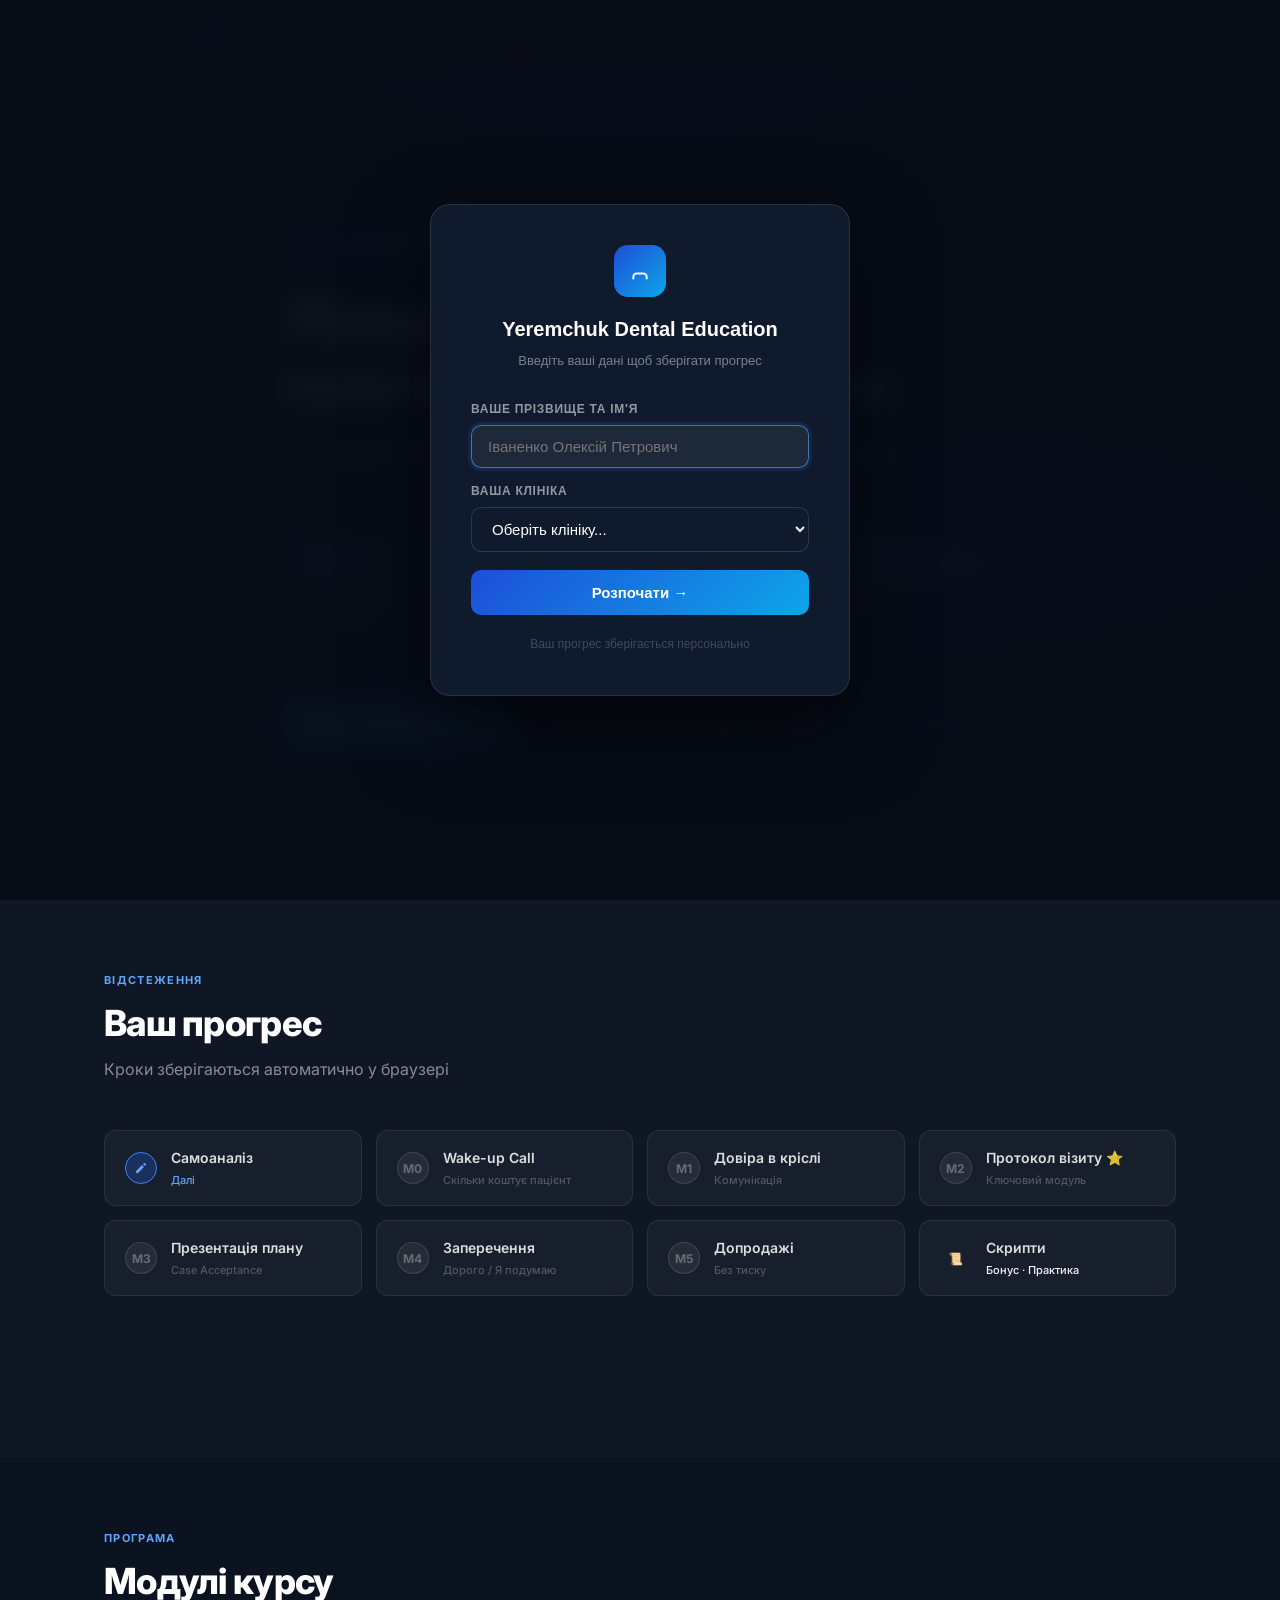
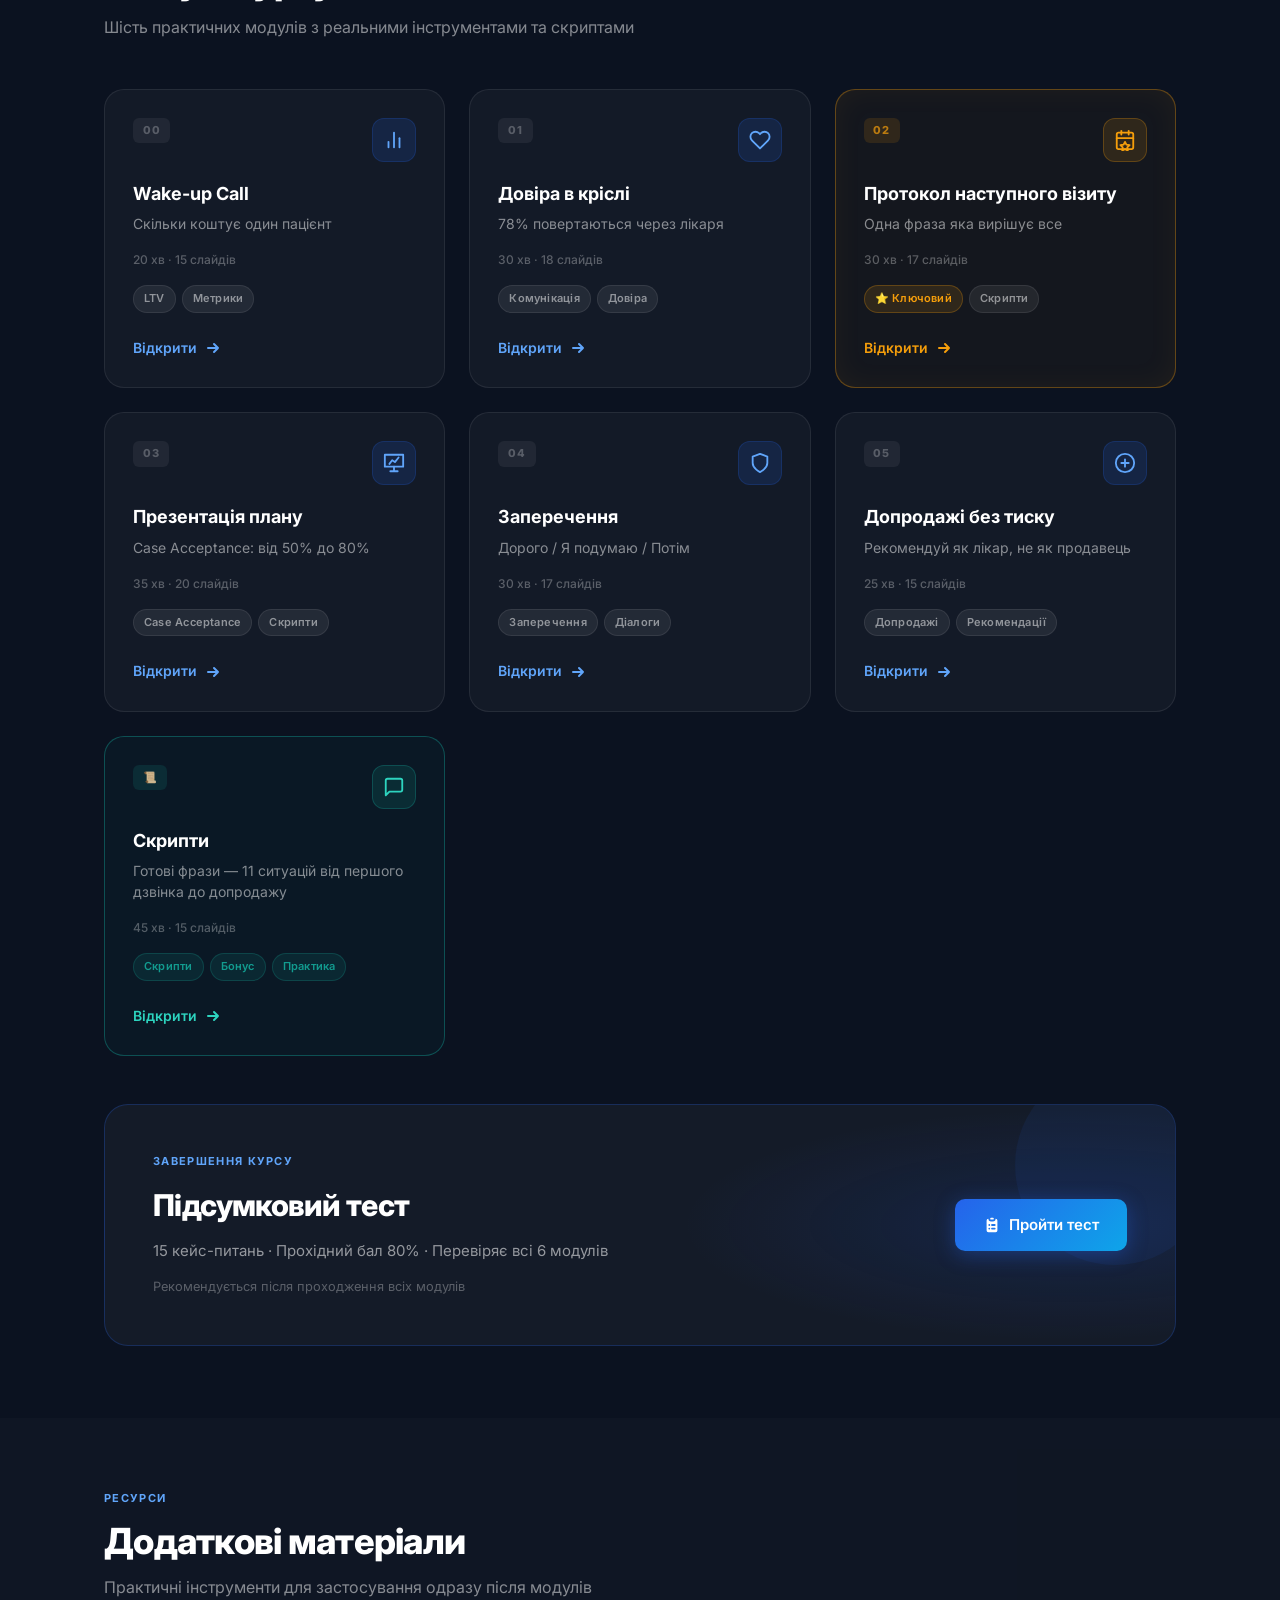
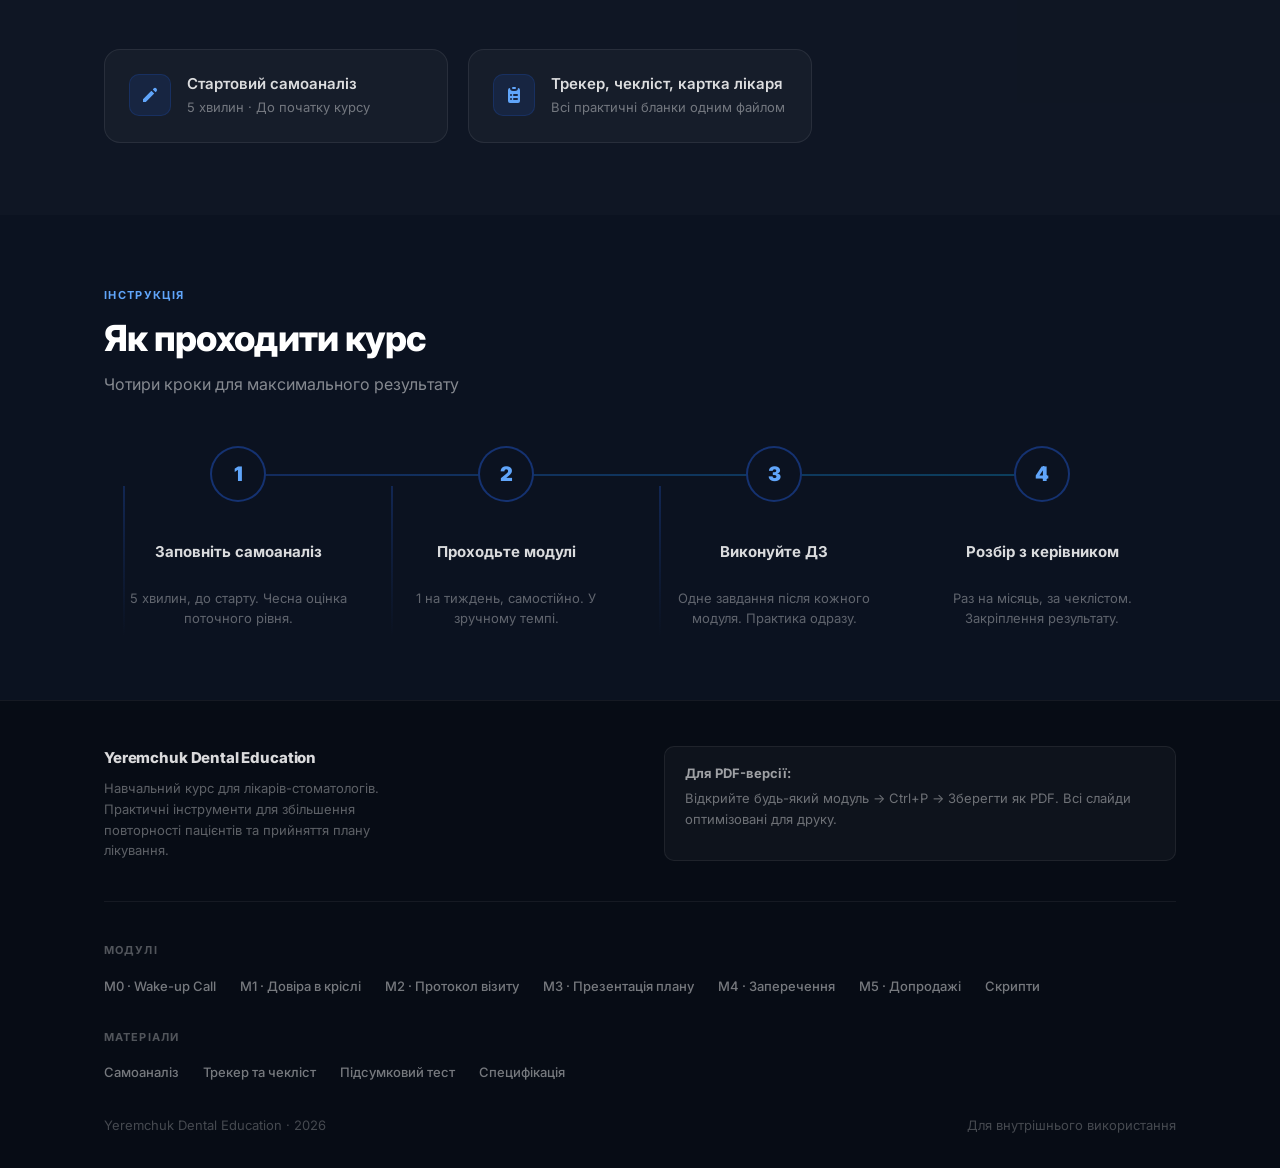
<file: index.html>
<!DOCTYPE html>
<html lang="uk">
<head>
  <meta charset="UTF-8">
  <meta name="viewport" content="width=device-width, initial-scale=1.0">
  <title>Лікар як ключ до повторного пацієнта — Yeremchuk Dental Education</title>
  <link rel="stylesheet" href="style.css">
  <style>
    /* ============================================================
       INDEX PAGE — OVERRIDES & EXTENSIONS
       The shared style.css sets overflow:hidden for slide layout.
       This page is a scrollable landing, so we reset that.
    ============================================================ */

    html { scroll-behavior: smooth; }

    body {
      overflow: auto;
      background: #0b1220;
      color: #f1f5f9;
      /* Reset flex layout set by style.css for slide presentation */
      display: block;
      align-items: initial;
      justify-content: initial;
      min-height: auto;
    }

    /* Reset slide-specific shell rules */
    .presentation { position: static; width: auto; height: auto; overflow: visible; }

    /* ============================================================
       GLOBAL LAYOUT
    ============================================================ */
    .page-wrapper {
      min-height: 100vh;
      font-family: var(--font-family);
    }

    .container {
      max-width: 1200px;
      margin: 0 auto;
      padding: 0 clamp(1.5rem, 5vw, 4rem);
    }

    /* ============================================================
       TOP NAV
    ============================================================ */
    .top-nav {
      position: fixed;
      top: 0; left: 0; right: 0;
      z-index: 200;
      background: rgba(11, 18, 32, 0.85);
      backdrop-filter: blur(20px);
      -webkit-backdrop-filter: blur(20px);
      border-bottom: 1px solid rgba(255,255,255,0.06);
      transition: background 250ms ease-out;
    }

    .top-nav__inner {
      max-width: 1200px;
      margin: 0 auto;
      padding: 0 clamp(1.5rem, 5vw, 4rem);
      height: 60px;
      display: flex;
      align-items: center;
      justify-content: space-between;
    }

    .top-nav__brand {
      font-size: 0.875rem;
      font-weight: 700;
      letter-spacing: 0.04em;
      color: rgba(255,255,255,0.90);
    }

    .top-nav__brand span { color: #60a5fa; }

    .top-nav__links {
      display: flex;
      gap: 1.5rem;
      align-items: center;
    }

    .top-nav__links a {
      font-size: 0.8125rem;
      font-weight: 500;
      color: rgba(255,255,255,0.55);
      transition: color 200ms ease-out;
    }

    .top-nav__links a:hover { color: rgba(255,255,255,0.90); }

    @media (max-width: 640px) { .top-nav__links { display: none; } }

    /* ============================================================
       HERO
    ============================================================ */
    .hero {
      padding-top: 60px;
      min-height: 100vh;
      background:
        radial-gradient(ellipse 80% 60% at 50% -10%, rgba(37,99,235,0.22) 0%, transparent 60%),
        radial-gradient(ellipse 60% 40% at 80% 60%, rgba(14,165,233,0.10) 0%, transparent 50%),
        linear-gradient(180deg, #0b1220 0%, #0d1728 60%, #0b1220 100%);
      display: flex;
      align-items: center;
      position: relative;
      overflow: hidden;
    }

    .hero::before {
      content: '';
      position: absolute;
      inset: 0;
      background-image:
        linear-gradient(rgba(37,99,235,0.04) 1px, transparent 1px),
        linear-gradient(90deg, rgba(37,99,235,0.04) 1px, transparent 1px);
      background-size: 60px 60px;
      pointer-events: none;
    }

    .hero__content {
      position: relative;
      z-index: 1;
      width: 100%;
      padding: clamp(4rem, 8vh, 7rem) 0 clamp(3rem, 6vh, 5rem);
    }

    .hero__badge {
      display: inline-flex;
      align-items: center;
      gap: 0.5rem;
      background: rgba(37,99,235,0.15);
      border: 1px solid rgba(37,99,235,0.35);
      color: #93c5fd;
      font-size: 0.75rem;
      font-weight: 600;
      letter-spacing: 0.08em;
      text-transform: uppercase;
      padding: 0.375rem 0.875rem;
      border-radius: 9999px;
      margin-bottom: 1.5rem;
    }

    .hero__badge-dot {
      width: 6px;
      height: 6px;
      border-radius: 50%;
      background: #60a5fa;
      animation: pulse-dot 2s ease-in-out infinite;
    }

    @keyframes pulse-dot {
      0%, 100% { opacity: 1; transform: scale(1); }
      50% { opacity: 0.5; transform: scale(0.8); }
    }

    .hero__title {
      font-size: clamp(2.25rem, 5vw, 3.75rem);
      font-weight: 900;
      line-height: 1.1;
      letter-spacing: -0.02em;
      margin-bottom: 1.25rem;
      background: linear-gradient(135deg, #ffffff 0%, #bfdbfe 60%, #93c5fd 100%);
      -webkit-background-clip: text;
      -webkit-text-fill-color: transparent;
      background-clip: text;
    }

    .hero__subtitle {
      font-size: clamp(1rem, 2vw, 1.25rem);
      font-weight: 400;
      color: rgba(255,255,255,0.55);
      margin-bottom: 3rem;
      letter-spacing: 0.01em;
    }

    .hero__subtitle strong {
      color: rgba(255,255,255,0.80);
      font-weight: 600;
    }

    /* Stats row */
    .hero__stats {
      display: grid;
      grid-template-columns: repeat(3, 1fr);
      gap: 1.5rem;
      margin-bottom: 3rem;
      max-width: 720px;
    }

    @media (max-width: 640px) {
      .hero__stats {
        grid-template-columns: 1fr;
        gap: 1rem;
        max-width: 100%;
      }
    }

    .stat-card {
      background: rgba(255,255,255,0.04);
      border: 1px solid rgba(255,255,255,0.08);
      border-radius: 16px;
      padding: 1.5rem 1.25rem;
      transition: border-color 250ms ease-out, background 250ms ease-out;
    }

    .stat-card:hover {
      background: rgba(37,99,235,0.08);
      border-color: rgba(37,99,235,0.30);
    }

    .stat-card__value {
      font-size: clamp(1.75rem, 3.5vw, 2.25rem);
      font-weight: 900;
      letter-spacing: -0.03em;
      line-height: 1;
      margin-bottom: 0.5rem;
      background: linear-gradient(135deg, #60a5fa, #38bdf8);
      -webkit-background-clip: text;
      -webkit-text-fill-color: transparent;
      background-clip: text;
    }

    .stat-card__label {
      font-size: 0.8125rem;
      font-weight: 500;
      color: rgba(255,255,255,0.55);
      line-height: 1.4;
    }

    /* CTA buttons */
    .hero__ctas {
      display: flex;
      gap: 1rem;
      flex-wrap: wrap;
    }

    .btn {
      display: inline-flex;
      align-items: center;
      gap: 0.5rem;
      font-family: var(--font-family);
      font-size: 0.9375rem;
      font-weight: 600;
      border-radius: 10px;
      padding: 0.875rem 1.75rem;
      cursor: pointer;
      text-decoration: none;
      transition: transform 200ms ease-out, box-shadow 200ms ease-out, background 200ms ease-out;
      outline: none;
      border: none;
      -webkit-tap-highlight-color: transparent;
    }

    .btn:active { transform: scale(0.97); }

    .btn--primary {
      background: linear-gradient(135deg, #2563eb, #0ea5e9);
      color: #ffffff;
      box-shadow: 0 4px 20px rgba(37,99,235,0.35);
    }

    .btn--primary:hover {
      transform: translateY(-2px);
      box-shadow: 0 8px 30px rgba(37,99,235,0.45);
    }

    .btn--outline {
      background: transparent;
      color: rgba(255,255,255,0.80);
      border: 1.5px solid rgba(255,255,255,0.20);
    }

    .btn--outline:hover {
      background: rgba(255,255,255,0.06);
      border-color: rgba(255,255,255,0.40);
      color: #ffffff;
      transform: translateY(-2px);
    }

    .btn__icon {
      width: 18px;
      height: 18px;
      flex-shrink: 0;
    }

    /* ============================================================
       SECTION COMMON
    ============================================================ */
    .section { padding: clamp(4rem, 8vh, 6rem) 0; }
    .section--alt { background: rgba(255,255,255,0.015); }

    .section__eyebrow {
      font-size: 0.6875rem;
      font-weight: 700;
      letter-spacing: 0.12em;
      text-transform: uppercase;
      color: #60a5fa;
      margin-bottom: 0.75rem;
    }

    .section__title {
      font-size: clamp(1.625rem, 3vw, 2.25rem);
      font-weight: 800;
      line-height: 1.2;
      letter-spacing: -0.02em;
      color: #ffffff;
      margin-bottom: 0.75rem;
    }

    .section__subtitle {
      font-size: 1rem;
      color: rgba(255,255,255,0.50);
      margin-bottom: 3rem;
      max-width: 560px;
    }

    /* ============================================================
       PROGRESS TRACKER
    ============================================================ */
    .progress-section { background: rgba(255,255,255,0.015); }

    .progress-grid {
      display: grid;
      grid-template-columns: repeat(4, 1fr);
      gap: 0.875rem;
    }

    @media (max-width: 900px) { .progress-grid { grid-template-columns: repeat(2, 1fr); } }
    @media (max-width: 480px) { .progress-grid { grid-template-columns: 1fr; } }

    .progress-item {
      background: rgba(255,255,255,0.04);
      border: 1px solid rgba(255,255,255,0.08);
      border-radius: 12px;
      padding: 1rem 1.25rem;
      display: flex;
      align-items: center;
      gap: 0.875rem;
      cursor: pointer;
      text-decoration: none;
      color: inherit;
      transition: background 200ms ease-out, border-color 200ms ease-out, transform 200ms ease-out;
    }

    .progress-item:hover {
      background: rgba(37,99,235,0.08);
      border-color: rgba(37,99,235,0.25);
      transform: translateY(-1px);
    }

    .progress-item__indicator {
      width: 32px;
      height: 32px;
      border-radius: 50%;
      flex-shrink: 0;
      display: flex;
      align-items: center;
      justify-content: center;
      font-size: 0.75rem;
      font-weight: 700;
      transition: background 300ms ease-out;
    }

    .progress-item--done .progress-item__indicator {
      background: rgba(16,185,129,0.20);
      border: 1.5px solid #10b981;
      color: #10b981;
    }

    .progress-item--current .progress-item__indicator {
      background: rgba(37,99,235,0.25);
      border: 1.5px solid #3b82f6;
      color: #60a5fa;
      animation: progress-pulse 2s ease-in-out infinite;
    }

    @keyframes progress-pulse {
      0%, 100% { box-shadow: 0 0 0 0 rgba(37,99,235,0.40); }
      50% { box-shadow: 0 0 0 6px rgba(37,99,235,0); }
    }

    .progress-item--upcoming .progress-item__indicator {
      background: rgba(255,255,255,0.06);
      border: 1.5px solid rgba(255,255,255,0.12);
      color: rgba(255,255,255,0.30);
    }

    .progress-item__text { flex: 1; min-width: 0; }

    .progress-item__name {
      font-size: 0.875rem;
      font-weight: 600;
      color: rgba(255,255,255,0.85);
      white-space: nowrap;
      overflow: hidden;
      text-overflow: ellipsis;
    }

    .progress-item--done .progress-item__name { color: rgba(255,255,255,0.55); }

    .progress-item__status {
      font-size: 0.6875rem;
      font-weight: 500;
      margin-top: 0.125rem;
    }

    .progress-item--done    .progress-item__status { color: #10b981; }
    .progress-item--current .progress-item__status { color: #60a5fa; }
    .progress-item--upcoming .progress-item__status { color: rgba(255,255,255,0.25); }

    /* ============================================================
       MODULE CARDS
    ============================================================ */
    .modules-grid {
      display: grid;
      grid-template-columns: repeat(3, 1fr);
      gap: 1.5rem;
    }

    @media (max-width: 900px) { .modules-grid { grid-template-columns: repeat(2, 1fr); } }
    @media (max-width: 580px) { .modules-grid { grid-template-columns: 1fr; } }

    .module-card {
      background: rgba(255,255,255,0.035);
      border: 1px solid rgba(255,255,255,0.08);
      border-radius: 20px;
      padding: 1.75rem;
      display: flex;
      flex-direction: column;
      text-decoration: none;
      color: inherit;
      transition:
        transform 250ms cubic-bezier(0.22, 1, 0.36, 1),
        box-shadow 250ms ease-out,
        border-color 250ms ease-out,
        background 250ms ease-out;
      position: relative;
      overflow: hidden;
    }

    .module-card::before {
      content: '';
      position: absolute;
      inset: 0;
      background: linear-gradient(135deg, rgba(37,99,235,0.05) 0%, transparent 60%);
      opacity: 0;
      transition: opacity 250ms ease-out;
      pointer-events: none;
    }

    .module-card:hover {
      transform: translateY(-4px);
      box-shadow: 0 12px 40px rgba(0,0,0,0.25), 0 4px 12px rgba(37,99,235,0.12);
      border-color: rgba(37,99,235,0.35);
    }

    .module-card:hover::before { opacity: 1; }

    .module-card--key {
      border-color: rgba(245,158,11,0.35);
      background: rgba(245,158,11,0.04);
    }

    .module-card--key::after {
      content: '';
      position: absolute;
      inset: 0;
      border-radius: 20px;
      box-shadow: 0 0 0 1px rgba(245,158,11,0.15), 0 0 30px rgba(245,158,11,0.06) inset;
      pointer-events: none;
    }

    .module-card--key:hover {
      border-color: rgba(245,158,11,0.55);
      box-shadow: 0 12px 40px rgba(0,0,0,0.25), 0 4px 20px rgba(245,158,11,0.15);
    }

    .module-card__header {
      display: flex;
      align-items: flex-start;
      justify-content: space-between;
      margin-bottom: 1.25rem;
    }

    .module-card__number {
      font-size: 0.6875rem;
      font-weight: 800;
      letter-spacing: 0.10em;
      color: rgba(255,255,255,0.25);
      background: rgba(255,255,255,0.06);
      padding: 0.25rem 0.6rem;
      border-radius: 6px;
    }

    .module-card--key .module-card__number {
      background: rgba(245,158,11,0.12);
      color: rgba(245,158,11,0.70);
    }

    .module-card__icon {
      width: 44px;
      height: 44px;
      border-radius: 12px;
      display: flex;
      align-items: center;
      justify-content: center;
      background: rgba(37,99,235,0.15);
      border: 1px solid rgba(37,99,235,0.20);
      transition: background 250ms ease-out;
    }

    .module-card--key .module-card__icon {
      background: rgba(245,158,11,0.12);
      border-color: rgba(245,158,11,0.25);
    }

    .module-card__icon svg {
      width: 22px;
      height: 22px;
      color: #60a5fa;
    }

    .module-card--key .module-card__icon svg { color: #f59e0b; }

    .module-card__title {
      font-size: 1.125rem;
      font-weight: 700;
      color: #ffffff;
      line-height: 1.3;
      margin-bottom: 0.5rem;
    }

    .module-card__subtitle {
      font-size: 0.875rem;
      color: rgba(255,255,255,0.50);
      line-height: 1.5;
      margin-bottom: 1rem;
      flex: 1;
    }

    .module-card__meta {
      font-size: 0.75rem;
      font-weight: 500;
      color: rgba(255,255,255,0.30);
      margin-bottom: 1rem;
    }

    .module-card__tags {
      display: flex;
      flex-wrap: wrap;
      gap: 0.375rem;
      margin-bottom: 1.5rem;
    }

    .tag {
      font-size: 0.6875rem;
      font-weight: 600;
      padding: 0.25rem 0.625rem;
      border-radius: 999px;
      background: rgba(255,255,255,0.07);
      color: rgba(255,255,255,0.50);
      border: 1px solid rgba(255,255,255,0.08);
      letter-spacing: 0.02em;
    }

    .tag--gold {
      background: rgba(245,158,11,0.12);
      color: #f59e0b;
      border-color: rgba(245,158,11,0.25);
    }

    .module-card__cta {
      display: inline-flex;
      align-items: center;
      gap: 0.5rem;
      font-size: 0.875rem;
      font-weight: 600;
      color: #60a5fa;
      margin-top: auto;
      transition: gap 200ms ease-out, color 200ms ease-out;
    }

    .module-card--key .module-card__cta { color: #f59e0b; }

    .module-card:hover .module-card__cta { gap: 0.75rem; }

    .module-card__cta svg {
      width: 16px;
      height: 16px;
      transition: transform 200ms ease-out;
    }

    .module-card:hover .module-card__cta svg { transform: translateX(3px); }

    /* Scripts bonus card */
    .module-card--scripts {
      border-color: rgba(20,184,166,0.35);
      background: rgba(20,184,166,0.04);
    }
    .module-card--scripts::before {
      background: linear-gradient(135deg, rgba(20,184,166,0.07) 0%, transparent 60%);
    }
    .module-card--scripts:hover {
      border-color: rgba(20,184,166,0.55);
      box-shadow: 0 12px 40px rgba(0,0,0,0.25), 0 4px 20px rgba(20,184,166,0.15);
    }
    .module-card--scripts .module-card__number {
      background: rgba(20,184,166,0.12);
      color: rgba(20,184,166,0.80);
    }
    .module-card--scripts .module-card__icon {
      background: rgba(20,184,166,0.12);
      border-color: rgba(20,184,166,0.25);
    }
    .module-card--scripts .module-card__icon svg { color: #2dd4bf; }
    .module-card--scripts .module-card__cta { color: #2dd4bf; }
    .tag--scripts {
      background: rgba(20,184,166,0.10);
      color: rgba(20,184,166,0.80);
      border-color: rgba(20,184,166,0.20);
    }

    /* ============================================================
       FINAL TEST CARD
    ============================================================ */
    .final-test-card {
      background:
        radial-gradient(ellipse 60% 80% at 90% 50%, rgba(37,99,235,0.15) 0%, transparent 60%),
        rgba(255,255,255,0.04);
      border: 1px solid rgba(37,99,235,0.25);
      border-radius: 24px;
      padding: clamp(2rem, 4vw, 3rem);
      display: flex;
      align-items: center;
      justify-content: space-between;
      gap: 2rem;
      flex-wrap: wrap;
      margin-top: 3rem;
      position: relative;
      overflow: hidden;
    }

    .final-test-card::before {
      content: '';
      position: absolute;
      top: -40px; right: -40px;
      width: 200px; height: 200px;
      border-radius: 50%;
      background: rgba(37,99,235,0.08);
      pointer-events: none;
    }

    .final-test-card__body { position: relative; z-index: 1; }

    .final-test-card__eyebrow {
      font-size: 0.6875rem;
      font-weight: 700;
      letter-spacing: 0.12em;
      text-transform: uppercase;
      color: #60a5fa;
      margin-bottom: 0.625rem;
    }

    .final-test-card__title {
      font-size: clamp(1.375rem, 2.5vw, 1.875rem);
      font-weight: 800;
      color: #ffffff;
      margin-bottom: 0.625rem;
      letter-spacing: -0.02em;
    }

    .final-test-card__subtitle {
      font-size: 0.9375rem;
      color: rgba(255,255,255,0.55);
      margin-bottom: 0.875rem;
    }

    .final-test-card__note { font-size: 0.8rem; color: rgba(255,255,255,0.30); }
    .final-test-card__action { position: relative; z-index: 1; flex-shrink: 0; }

    /* ============================================================
       MATERIALS
    ============================================================ */
    .materials-grid {
      display: grid;
      grid-template-columns: repeat(3, 1fr);
      gap: 1.25rem;
    }

    @media (max-width: 700px) { .materials-grid { grid-template-columns: 1fr; } }

    .material-card {
      background: rgba(255,255,255,0.03);
      border: 1px solid rgba(255,255,255,0.08);
      border-radius: 16px;
      padding: 1.5rem;
      display: flex;
      align-items: flex-start;
      gap: 1rem;
      text-decoration: none;
      color: inherit;
      transition: background 200ms ease-out, border-color 200ms ease-out, transform 200ms ease-out;
    }

    .material-card:hover {
      background: rgba(37,99,235,0.07);
      border-color: rgba(37,99,235,0.25);
      transform: translateY(-2px);
    }

    .material-card__icon {
      width: 42px;
      height: 42px;
      border-radius: 10px;
      display: flex;
      align-items: center;
      justify-content: center;
      background: rgba(37,99,235,0.12);
      border: 1px solid rgba(37,99,235,0.18);
      flex-shrink: 0;
    }

    .material-card__icon svg {
      width: 20px;
      height: 20px;
      color: #60a5fa;
    }

    .material-card__title {
      font-size: 0.9375rem;
      font-weight: 600;
      color: rgba(255,255,255,0.85);
      margin-bottom: 0.25rem;
      line-height: 1.3;
    }

    .material-card__desc { font-size: 0.8125rem; color: rgba(255,255,255,0.40); }

    /* ============================================================
       HOW IT WORKS TIMELINE
    ============================================================ */
    .timeline {
      display: grid;
      grid-template-columns: repeat(4, 1fr);
      gap: 0;
      position: relative;
    }

    @media (max-width: 800px) {
      .timeline { grid-template-columns: repeat(2, 1fr); gap: 1.5rem; }
      .timeline::before { display: none; }
    }

    @media (max-width: 480px) { .timeline { grid-template-columns: 1fr; } }

    .timeline::before {
      content: '';
      position: absolute;
      top: 28px;
      left: calc(12.5% + 1rem);
      right: calc(12.5% + 1rem);
      height: 2px;
      background: linear-gradient(90deg, rgba(37,99,235,0.30), rgba(14,165,233,0.30));
      pointer-events: none;
    }

    .timeline-step {
      display: flex;
      flex-direction: column;
      align-items: center;
      text-align: center;
      padding: 0 1rem;
      position: relative;
    }

    .timeline-step__number {
      width: 56px;
      height: 56px;
      border-radius: 50%;
      display: flex;
      align-items: center;
      justify-content: center;
      font-size: 1.25rem;
      font-weight: 900;
      margin-bottom: 1.25rem;
      position: relative;
      z-index: 1;
      background: #0b1220;
      border: 2px solid rgba(37,99,235,0.40);
      color: #60a5fa;
      transition: border-color 250ms ease-out, box-shadow 250ms ease-out;
    }

    .timeline-step:hover .timeline-step__number {
      border-color: rgba(37,99,235,0.70);
      box-shadow: 0 0 20px rgba(37,99,235,0.25);
    }

    .timeline-step__title {
      font-size: 0.9375rem;
      font-weight: 700;
      color: rgba(255,255,255,0.85);
      margin-bottom: 0.5rem;
      line-height: 1.3;
    }

    .timeline-step__detail {
      font-size: 0.8125rem;
      color: rgba(255,255,255,0.35);
      line-height: 1.5;
    }

    /* ============================================================
       FOOTER
    ============================================================ */
    .footer {
      background: rgba(0,0,0,0.35);
      border-top: 1px solid rgba(255,255,255,0.06);
      padding: clamp(2.5rem, 5vh, 4rem) 0 2rem;
    }

    .footer__top {
      display: grid;
      grid-template-columns: 1fr 1fr;
      gap: 3rem;
      margin-bottom: 2.5rem;
      padding-bottom: 2.5rem;
      border-bottom: 1px solid rgba(255,255,255,0.06);
    }

    @media (max-width: 640px) { .footer__top { grid-template-columns: 1fr; gap: 2rem; } }

    .footer__brand-name {
      font-size: 0.9375rem;
      font-weight: 800;
      color: rgba(255,255,255,0.85);
      letter-spacing: -0.01em;
      margin-bottom: 0.5rem;
    }

    .footer__brand-desc {
      font-size: 0.8125rem;
      color: rgba(255,255,255,0.35);
      line-height: 1.6;
      max-width: 320px;
    }

    .footer__tip {
      background: rgba(255,255,255,0.03);
      border: 1px solid rgba(255,255,255,0.07);
      border-radius: 10px;
      padding: 1rem 1.25rem;
      font-size: 0.8125rem;
      color: rgba(255,255,255,0.40);
      line-height: 1.6;
    }

    .footer__tip strong {
      color: rgba(255,255,255,0.60);
      display: block;
      margin-bottom: 0.25rem;
    }

    .footer__nav-title {
      font-size: 0.6875rem;
      font-weight: 700;
      letter-spacing: 0.10em;
      text-transform: uppercase;
      color: rgba(255,255,255,0.30);
      margin-bottom: 1rem;
    }

    .footer__links {
      display: flex;
      flex-wrap: wrap;
      gap: 0.5rem 1.5rem;
    }

    .footer__links a {
      font-size: 0.8125rem;
      font-weight: 500;
      color: rgba(255,255,255,0.45);
      transition: color 200ms ease-out;
    }

    .footer__links a:hover { color: rgba(255,255,255,0.85); }

    .footer__bottom {
      display: flex;
      align-items: center;
      justify-content: space-between;
      flex-wrap: wrap;
      gap: 0.75rem;
    }

    .footer__copy {
      font-size: 0.8125rem;
      color: rgba(255,255,255,0.25);
    }

    /* ============================================================
       SCROLL ANIMATIONS
    ============================================================ */
    .fade-in {
      opacity: 0;
      transform: translateY(24px);
      transition:
        opacity 600ms cubic-bezier(0.22, 1, 0.36, 1),
        transform 600ms cubic-bezier(0.22, 1, 0.36, 1);
    }

    .fade-in.visible { opacity: 1; transform: translateY(0); }

    .stagger > * {
      opacity: 0;
      transform: translateY(20px);
      transition:
        opacity 500ms cubic-bezier(0.22, 1, 0.36, 1),
        transform 500ms cubic-bezier(0.22, 1, 0.36, 1);
    }

    .stagger.visible > *:nth-child(1) { opacity: 1; transform: none; transition-delay:   0ms; }
    .stagger.visible > *:nth-child(2) { opacity: 1; transform: none; transition-delay:  80ms; }
    .stagger.visible > *:nth-child(3) { opacity: 1; transform: none; transition-delay: 160ms; }
    .stagger.visible > *:nth-child(4) { opacity: 1; transform: none; transition-delay: 240ms; }
    .stagger.visible > *:nth-child(5) { opacity: 1; transform: none; transition-delay: 320ms; }
    .stagger.visible > *:nth-child(6) { opacity: 1; transform: none; transition-delay: 400ms; }
    .stagger.visible > *:nth-child(7) { opacity: 1; transform: none; transition-delay: 480ms; }
    .stagger.visible > *:nth-child(8) { opacity: 1; transform: none; transition-delay: 560ms; }

  </style>
</head>
<body>

<div class="page-wrapper">

  <!-- TOP NAV -->
  <nav class="top-nav" aria-label="Навігація курсу">
    <div class="top-nav__inner">
      <div class="top-nav__brand">
        Yeremchuk <span>Dental</span> Education
      </div>
      <div class="top-nav__links">
        <a href="#modules">Модулі</a>
        <a href="#progress">Прогрес</a>
        <a href="scripts.html">Скрипти</a>
        <a href="final-test.html">Тест</a>
        <a href="dashboard.html" title="Адміністратор">Адмін</a>
      </div>
    </div>
  </nav>

  <!-- HERO -->
  <section class="hero" aria-labelledby="hero-title">
    <div class="container">
      <div class="hero__content">

        <div class="hero__badge" aria-label="Тип курсу">
          <span class="hero__badge-dot" aria-hidden="true"></span>
          Курс для лікарів-стоматологів
        </div>

        <h1 class="hero__title" id="hero-title">
          Лікар як ключ до<br>повторного пацієнта
        </h1>

        <p class="hero__subtitle">
          <strong>6 модулів · 4 години · </strong>Реальні інструменти які змінюють цифри
        </p>

        <!-- Stats with animated counters -->
        <div class="hero__stats stagger" id="hero-stats" aria-label="Ключові метрики курсу">
          <div class="stat-card">
            <div class="stat-card__value"
                 data-counter
                 data-from="30"
                 data-to="60"
                 data-suffix="%">30%</div>
            <div class="stat-card__label">Повторність<br>пацієнтів</div>
          </div>
          <div class="stat-card">
            <div class="stat-card__value"
                 data-counter
                 data-from="50"
                 data-to="80"
                 data-suffix="%">50%</div>
            <div class="stat-card__label">Прийняття плану<br>лікування</div>
          </div>
          <div class="stat-card">
            <div class="stat-card__value"
                 data-counter
                 data-from="10000"
                 data-to="56000"
                 data-currency="true">56&nbsp;000 грн</div>
            <div class="stat-card__label">LTV одного<br>пацієнта</div>
          </div>
        </div>

        <div class="hero__ctas">
          <a href="self-analysis.html" class="btn btn--primary" id="btn-start-course">
            <svg class="btn__icon" viewBox="0 0 20 20" fill="currentColor" aria-hidden="true">
              <path fill-rule="evenodd" d="M10 18a8 8 0 100-16 8 8 0 000 16zM9.555 7.168A1 1 0 008 8v4a1 1 0 001.555.832l3-2a1 1 0 000-1.664l-3-2z" clip-rule="evenodd"/>
            </svg>
            <span id="btn-start-label">Почати: Самоаналіз</span>
          </a>
          <a href="module-00.html" class="btn btn--outline" id="btn-continue">
            <span id="btn-continue-label">Вже проходжу &rarr; Модуль 0</span>
          </a>
          <a href="scripts.html" class="btn btn--ghost" id="btn-scripts" style="background:transparent;border:1px solid rgba(45,212,191,0.35);color:#2dd4bf;">
            Скрипти
          </a>
        </div>

      </div>
    </div>
  </section>

  <!-- PROGRESS TRACKER -->
  <section class="section progress-section" id="progress" aria-labelledby="progress-title">
    <div class="container">
      <p class="section__eyebrow">Відстеження</p>
      <h2 class="section__title" id="progress-title">Ваш прогрес</h2>
      <p class="section__subtitle">Кроки зберігаються автоматично у браузері</p>

      <div class="progress-grid stagger" id="progress-grid" role="list">

        <a href="self-analysis.html" class="progress-item" role="listitem"
           data-progress-key="self-analysis" aria-label="Самоаналіз">
          <div class="progress-item__indicator" aria-hidden="true">
            <svg width="14" height="14" viewBox="0 0 20 20" fill="currentColor" focusable="false">
              <path d="M13.586 3.586a2 2 0 112.828 2.828l-.793.793-2.828-2.828.793-.793zM11.379 5.793L3 14.172V17h2.828l8.38-8.379-2.83-2.828z"/>
            </svg>
          </div>
          <div class="progress-item__text">
            <div class="progress-item__name">Самоаналіз</div>
            <div class="progress-item__status">До старту</div>
          </div>
        </a>

        <a href="module-00.html" class="progress-item" role="listitem"
           data-progress-key="module-00" aria-label="Модуль 0: Wake-up Call">
          <div class="progress-item__indicator" aria-hidden="true">М0</div>
          <div class="progress-item__text">
            <div class="progress-item__name">Wake-up Call</div>
            <div class="progress-item__status">Скільки коштує пацієнт</div>
          </div>
        </a>

        <a href="module-01.html" class="progress-item" role="listitem"
           data-progress-key="module-01" aria-label="Модуль 1: Довіра в кріслі">
          <div class="progress-item__indicator" aria-hidden="true">М1</div>
          <div class="progress-item__text">
            <div class="progress-item__name">Довіра в кріслі</div>
            <div class="progress-item__status">Комунікація</div>
          </div>
        </a>

        <a href="module-02.html" class="progress-item" role="listitem"
           data-progress-key="module-02" aria-label="Модуль 2: Протокол наступного візиту">
          <div class="progress-item__indicator" aria-hidden="true">М2</div>
          <div class="progress-item__text">
            <div class="progress-item__name">Протокол візиту &#11088;</div>
            <div class="progress-item__status">Ключовий модуль</div>
          </div>
        </a>

        <a href="module-03.html" class="progress-item" role="listitem"
           data-progress-key="module-03" aria-label="Модуль 3: Презентація плану">
          <div class="progress-item__indicator" aria-hidden="true">М3</div>
          <div class="progress-item__text">
            <div class="progress-item__name">Презентація плану</div>
            <div class="progress-item__status">Case Acceptance</div>
          </div>
        </a>

        <a href="module-04.html" class="progress-item" role="listitem"
           data-progress-key="module-04" aria-label="Модуль 4: Заперечення">
          <div class="progress-item__indicator" aria-hidden="true">М4</div>
          <div class="progress-item__text">
            <div class="progress-item__name">Заперечення</div>
            <div class="progress-item__status">Дорого / Я подумаю</div>
          </div>
        </a>

        <a href="module-05.html" class="progress-item" role="listitem"
           data-progress-key="module-05" aria-label="Модуль 5: Допродажі">
          <div class="progress-item__indicator" aria-hidden="true">М5</div>
          <div class="progress-item__text">
            <div class="progress-item__name">Допродажі</div>
            <div class="progress-item__status">Без тиску</div>
          </div>
        </a>

        <a href="scripts.html" class="progress-item" role="listitem"
           data-progress-key="scripts" aria-label="Скрипти — бонусний матеріал">
          <div class="progress-item__indicator" aria-hidden="true">📜</div>
          <div class="progress-item__text">
            <div class="progress-item__name">Скрипти</div>
            <div class="progress-item__status">Бонус · Практика</div>
          </div>
        </a>

        <a href="final-test.html" class="progress-item" role="listitem"
           data-progress-key="final-test" aria-label="Підсумковий тест">
          <div class="progress-item__indicator" aria-hidden="true">
            <svg width="14" height="14" viewBox="0 0 20 20" fill="currentColor" focusable="false">
              <path d="M9 2a1 1 0 000 2h2a1 1 0 100-2H9z"/>
              <path fill-rule="evenodd" d="M4 5a2 2 0 012-2 3 3 0 003 3h2a3 3 0 003-3 2 2 0 012 2v11a2 2 0 01-2 2H6a2 2 0 01-2-2V5zm3 4a1 1 0 000 2h.01a1 1 0 100-2H7zm3 0a1 1 0 000 2h3a1 1 0 100-2h-3zm-3 4a1 1 0 100 2h.01a1 1 0 100-2H7zm3 0a1 1 0 100 2h3a1 1 0 100-2h-3z" clip-rule="evenodd"/>
            </svg>
          </div>
          <div class="progress-item__text">
            <div class="progress-item__name">Підсумковий тест</div>
            <div class="progress-item__status">15 питань · 80%</div>
          </div>
        </a>

      </div>
    </div>
  </section>

  <!-- MODULES GRID -->
  <section class="section" id="modules" aria-labelledby="modules-title">
    <div class="container">

      <p class="section__eyebrow">Програма</p>
      <h2 class="section__title" id="modules-title">Модулі курсу</h2>
      <p class="section__subtitle">Шість практичних модулів з реальними інструментами та скриптами</p>

      <div class="modules-grid stagger">

        <!-- M0 -->
        <a href="module-00.html" class="module-card" aria-labelledby="card-m0-title">
          <div class="module-card__header">
            <span class="module-card__number">00</span>
            <div class="module-card__icon" aria-hidden="true">
              <svg viewBox="0 0 24 24" fill="none" stroke="currentColor" stroke-width="2"
                   stroke-linecap="round" stroke-linejoin="round" focusable="false">
                <line x1="18" y1="20" x2="18" y2="10"/>
                <line x1="12" y1="20" x2="12" y2="4"/>
                <line x1="6"  y1="20" x2="6"  y2="14"/>
              </svg>
            </div>
          </div>
          <h3 class="module-card__title" id="card-m0-title">Wake-up Call</h3>
          <p class="module-card__subtitle">Скільки коштує один пацієнт</p>
          <div class="module-card__meta">20 хв · 15 слайдів</div>
          <div class="module-card__tags">
            <span class="tag">LTV</span>
            <span class="tag">Метрики</span>
          </div>
          <span class="module-card__cta" aria-hidden="true">
            Відкрити
            <svg viewBox="0 0 16 16" fill="none" stroke="currentColor" stroke-width="2"
                 stroke-linecap="round" stroke-linejoin="round" focusable="false">
              <path d="M3 8h10M9 4l4 4-4 4"/>
            </svg>
          </span>
        </a>

        <!-- M1 -->
        <a href="module-01.html" class="module-card" aria-labelledby="card-m1-title">
          <div class="module-card__header">
            <span class="module-card__number">01</span>
            <div class="module-card__icon" aria-hidden="true">
              <svg viewBox="0 0 24 24" fill="none" stroke="currentColor" stroke-width="2"
                   stroke-linecap="round" stroke-linejoin="round" focusable="false">
                <path d="M20.84 4.61a5.5 5.5 0 00-7.78 0L12 5.67l-1.06-1.06a5.5 5.5 0 00-7.78 7.78l1.06 1.06L12 21.23l7.78-7.78 1.06-1.06a5.5 5.5 0 000-7.78z"/>
              </svg>
            </div>
          </div>
          <h3 class="module-card__title" id="card-m1-title">Довіра в кріслі</h3>
          <p class="module-card__subtitle">78% повертаються через лікаря</p>
          <div class="module-card__meta">30 хв · 18 слайдів</div>
          <div class="module-card__tags">
            <span class="tag">Комунікація</span>
            <span class="tag">Довіра</span>
          </div>
          <span class="module-card__cta" aria-hidden="true">
            Відкрити
            <svg viewBox="0 0 16 16" fill="none" stroke="currentColor" stroke-width="2"
                 stroke-linecap="round" stroke-linejoin="round" focusable="false">
              <path d="M3 8h10M9 4l4 4-4 4"/>
            </svg>
          </span>
        </a>

        <!-- M2 KEY -->
        <a href="module-02.html" class="module-card module-card--key" aria-labelledby="card-m2-title">
          <div class="module-card__header">
            <span class="module-card__number">02</span>
            <div class="module-card__icon" aria-hidden="true">
              <svg viewBox="0 0 24 24" fill="none" stroke="currentColor" stroke-width="2"
                   stroke-linecap="round" stroke-linejoin="round" focusable="false">
                <rect x="3" y="4" width="18" height="18" rx="2" ry="2"/>
                <line x1="16" y1="2" x2="16" y2="6"/>
                <line x1="8"  y1="2" x2="8"  y2="6"/>
                <line x1="3"  y1="10" x2="21" y2="10"/>
                <polygon points="12,14 13.5,17 17,17.5 14.5,20 15,23.5 12,22 9,23.5 9.5,20 7,17.5 10.5,17"/>
              </svg>
            </div>
          </div>
          <h3 class="module-card__title" id="card-m2-title">Протокол наступного візиту</h3>
          <p class="module-card__subtitle">Одна фраза яка вирішує все</p>
          <div class="module-card__meta">30 хв · 17 слайдів</div>
          <div class="module-card__tags">
            <span class="tag tag--gold">&#11088; Ключовий</span>
            <span class="tag">Скрипти</span>
          </div>
          <span class="module-card__cta" aria-hidden="true">
            Відкрити
            <svg viewBox="0 0 16 16" fill="none" stroke="currentColor" stroke-width="2"
                 stroke-linecap="round" stroke-linejoin="round" focusable="false">
              <path d="M3 8h10M9 4l4 4-4 4"/>
            </svg>
          </span>
        </a>

        <!-- M3 -->
        <a href="module-03.html" class="module-card" aria-labelledby="card-m3-title">
          <div class="module-card__header">
            <span class="module-card__number">03</span>
            <div class="module-card__icon" aria-hidden="true">
              <svg viewBox="0 0 24 24" fill="none" stroke="currentColor" stroke-width="2"
                   stroke-linecap="round" stroke-linejoin="round" focusable="false">
                <path d="M2 3h20v13H2z"/>
                <path d="M12 16v5M8 21h8"/>
                <polyline points="7,13 10,9 13,11 17,6"/>
              </svg>
            </div>
          </div>
          <h3 class="module-card__title" id="card-m3-title">Презентація плану</h3>
          <p class="module-card__subtitle">Case Acceptance: від 50% до 80%</p>
          <div class="module-card__meta">35 хв · 20 слайдів</div>
          <div class="module-card__tags">
            <span class="tag">Case Acceptance</span>
            <span class="tag">Скрипти</span>
          </div>
          <span class="module-card__cta" aria-hidden="true">
            Відкрити
            <svg viewBox="0 0 16 16" fill="none" stroke="currentColor" stroke-width="2"
                 stroke-linecap="round" stroke-linejoin="round" focusable="false">
              <path d="M3 8h10M9 4l4 4-4 4"/>
            </svg>
          </span>
        </a>

        <!-- M4 -->
        <a href="module-04.html" class="module-card" aria-labelledby="card-m4-title">
          <div class="module-card__header">
            <span class="module-card__number">04</span>
            <div class="module-card__icon" aria-hidden="true">
              <svg viewBox="0 0 24 24" fill="none" stroke="currentColor" stroke-width="2"
                   stroke-linecap="round" stroke-linejoin="round" focusable="false">
                <path d="M12 22s8-4 8-10V5l-8-3-8 3v7c0 6 8 10 8 10z"/>
              </svg>
            </div>
          </div>
          <h3 class="module-card__title" id="card-m4-title">Заперечення</h3>
          <p class="module-card__subtitle">Дорого / Я подумаю / Потім</p>
          <div class="module-card__meta">30 хв · 17 слайдів</div>
          <div class="module-card__tags">
            <span class="tag">Заперечення</span>
            <span class="tag">Діалоги</span>
          </div>
          <span class="module-card__cta" aria-hidden="true">
            Відкрити
            <svg viewBox="0 0 16 16" fill="none" stroke="currentColor" stroke-width="2"
                 stroke-linecap="round" stroke-linejoin="round" focusable="false">
              <path d="M3 8h10M9 4l4 4-4 4"/>
            </svg>
          </span>
        </a>

        <!-- M5 -->
        <a href="module-05.html" class="module-card" aria-labelledby="card-m5-title">
          <div class="module-card__header">
            <span class="module-card__number">05</span>
            <div class="module-card__icon" aria-hidden="true">
              <svg viewBox="0 0 24 24" fill="none" stroke="currentColor" stroke-width="2"
                   stroke-linecap="round" stroke-linejoin="round" focusable="false">
                <circle cx="12" cy="12" r="10"/>
                <line x1="12" y1="8" x2="12" y2="16"/>
                <line x1="8"  y1="12" x2="16" y2="12"/>
              </svg>
            </div>
          </div>
          <h3 class="module-card__title" id="card-m5-title">Допродажі без тиску</h3>
          <p class="module-card__subtitle">Рекомендуй як лікар, не як продавець</p>
          <div class="module-card__meta">25 хв · 15 слайдів</div>
          <div class="module-card__tags">
            <span class="tag">Допродажі</span>
            <span class="tag">Рекомендації</span>
          </div>
          <span class="module-card__cta" aria-hidden="true">
            Відкрити
            <svg viewBox="0 0 16 16" fill="none" stroke="currentColor" stroke-width="2"
                 stroke-linecap="round" stroke-linejoin="round" focusable="false">
              <path d="M3 8h10M9 4l4 4-4 4"/>
            </svg>
          </span>
        </a>

        <!-- Scripts (Bonus) -->
        <a href="scripts.html" class="module-card module-card--scripts" aria-labelledby="card-scripts-title">
          <div class="module-card__header">
            <span class="module-card__number">📜</span>
            <div class="module-card__icon" aria-hidden="true">
              <svg viewBox="0 0 24 24" fill="none" stroke="currentColor" stroke-width="2"
                   stroke-linecap="round" stroke-linejoin="round" focusable="false">
                <path d="M21 15a2 2 0 01-2 2H7l-4 4V5a2 2 0 012-2h14a2 2 0 012 2z"/>
              </svg>
            </div>
          </div>
          <h3 class="module-card__title" id="card-scripts-title">Скрипти</h3>
          <p class="module-card__subtitle">Готові фрази — 11 ситуацій від першого дзвінка до допродажу</p>
          <div class="module-card__meta">45 хв · 15 слайдів</div>
          <div class="module-card__tags">
            <span class="tag tag--scripts">Скрипти</span>
            <span class="tag tag--scripts">Бонус</span>
            <span class="tag tag--scripts">Практика</span>
          </div>
          <span class="module-card__cta" aria-hidden="true">
            Відкрити
            <svg viewBox="0 0 16 16" fill="none" stroke="currentColor" stroke-width="2"
                 stroke-linecap="round" stroke-linejoin="round" focusable="false">
              <path d="M3 8h10M9 4l4 4-4 4"/>
            </svg>
          </span>
        </a>

      </div>

      <!-- Final Test Card -->
      <div class="final-test-card fade-in" aria-labelledby="final-test-title">
        <div class="final-test-card__body">
          <p class="final-test-card__eyebrow">Завершення курсу</p>
          <h3 class="final-test-card__title" id="final-test-title">Підсумковий тест</h3>
          <p class="final-test-card__subtitle">15 кейс-питань · Прохідний бал 80% · Перевіряє всі 6 модулів</p>
          <p class="final-test-card__note">Рекомендується після проходження всіх модулів</p>
        </div>
        <div class="final-test-card__action">
          <a href="final-test.html" class="btn btn--primary">
            <svg class="btn__icon" viewBox="0 0 20 20" fill="currentColor" aria-hidden="true">
              <path d="M9 2a1 1 0 000 2h2a1 1 0 100-2H9z"/>
              <path fill-rule="evenodd" d="M4 5a2 2 0 012-2 3 3 0 003 3h2a3 3 0 003-3 2 2 0 012 2v11a2 2 0 01-2 2H6a2 2 0 01-2-2V5zm3 4a1 1 0 000 2h.01a1 1 0 100-2H7zm3 0a1 1 0 000 2h3a1 1 0 100-2h-3zm-3 4a1 1 0 100 2h.01a1 1 0 100-2H7zm3 0a1 1 0 100 2h3a1 1 0 100-2h-3z" clip-rule="evenodd"/>
            </svg>
            Пройти тест
          </a>
        </div>
      </div>

    </div>
  </section>

  <!-- MATERIALS -->
  <section class="section section--alt" id="materials" aria-labelledby="materials-title">
    <div class="container">
      <p class="section__eyebrow">Ресурси</p>
      <h2 class="section__title" id="materials-title">Додаткові матеріали</h2>
      <p class="section__subtitle">Практичні інструменти для застосування одразу після модулів</p>

      <div class="materials-grid stagger">

        <a href="self-analysis.html" class="material-card" aria-label="Стартовий самоаналіз">
          <div class="material-card__icon" aria-hidden="true">
            <svg viewBox="0 0 20 20" fill="currentColor" focusable="false">
              <path d="M13.586 3.586a2 2 0 112.828 2.828l-.793.793-2.828-2.828.793-.793zM11.379 5.793L3 14.172V17h2.828l8.38-8.379-2.83-2.828z"/>
            </svg>
          </div>
          <div>
            <div class="material-card__title">Стартовий самоаналіз</div>
            <div class="material-card__desc">5 хвилин · До початку курсу</div>
          </div>
        </a>

        <a href="materials.html" class="material-card" aria-label="Трекер, чекліст, картка лікаря">
          <div class="material-card__icon" aria-hidden="true">
            <svg viewBox="0 0 20 20" fill="currentColor" focusable="false">
              <path d="M9 2a1 1 0 000 2h2a1 1 0 100-2H9z"/>
              <path fill-rule="evenodd" d="M4 5a2 2 0 012-2 3 3 0 003 3h2a3 3 0 003-3 2 2 0 012 2v11a2 2 0 01-2 2H6a2 2 0 01-2-2V5zm3 4a1 1 0 000 2h.01a1 1 0 100-2H7zm3 0a1 1 0 000 2h3a1 1 0 100-2h-3zm-3 4a1 1 0 100 2h.01a1 1 0 100-2H7zm3 0a1 1 0 100 2h3a1 1 0 100-2h-3z" clip-rule="evenodd"/>
            </svg>
          </div>
          <div>
            <div class="material-card__title">Трекер, чекліст, картка лікаря</div>
            <div class="material-card__desc">Всі практичні бланки одним файлом</div>
          </div>
        </a>


      </div>
    </div>
  </section>

  <!-- HOW IT WORKS -->
  <section class="section" aria-labelledby="how-title">
    <div class="container">
      <p class="section__eyebrow">Інструкція</p>
      <h2 class="section__title" id="how-title">Як проходити курс</h2>
      <p class="section__subtitle">Чотири кроки для максимального результату</p>

      <div class="timeline stagger" role="list">

        <div class="timeline-step" role="listitem">
          <div class="timeline-step__number" aria-hidden="true">1</div>
          <h3 class="timeline-step__title">Заповніть самоаналіз</h3>
          <p class="timeline-step__detail">5 хвилин, до старту. Чесна оцінка поточного рівня.</p>
        </div>

        <div class="timeline-step" role="listitem">
          <div class="timeline-step__number" aria-hidden="true">2</div>
          <h3 class="timeline-step__title">Проходьте модулі</h3>
          <p class="timeline-step__detail">1 на тиждень, самостійно. У зручному темпі.</p>
        </div>

        <div class="timeline-step" role="listitem">
          <div class="timeline-step__number" aria-hidden="true">3</div>
          <h3 class="timeline-step__title">Виконуйте ДЗ</h3>
          <p class="timeline-step__detail">Одне завдання після кожного модуля. Практика одразу.</p>
        </div>

        <div class="timeline-step" role="listitem">
          <div class="timeline-step__number" aria-hidden="true">4</div>
          <h3 class="timeline-step__title">Розбір з керівником</h3>
          <p class="timeline-step__detail">Раз на місяць, за чеклістом. Закріплення результату.</p>
        </div>

      </div>
    </div>
  </section>

  <!-- FOOTER -->
  <footer class="footer" role="contentinfo">
    <div class="container">

      <div class="footer__top">
        <div>
          <div class="footer__brand-name">Yeremchuk Dental Education</div>
          <p class="footer__brand-desc">
            Навчальний курс для лікарів-стоматологів. Практичні інструменти
            для збільшення повторності пацієнтів та прийняття плану лікування.
          </p>
        </div>
        <div class="footer__tip">
          <strong>Для PDF-версії:</strong>
          Відкрийте будь-який модуль &rarr; Ctrl+P &rarr; Зберегти як PDF.
          Всі слайди оптимізовані для друку.
        </div>
      </div>

      <div style="margin-bottom:2rem;">
        <p class="footer__nav-title">Модулі</p>
        <nav class="footer__links" aria-label="Посилання на модулі">
          <a href="module-00.html">М0 · Wake-up Call</a>
          <a href="module-01.html">М1 · Довіра в кріслі</a>
          <a href="module-02.html">М2 · Протокол візиту</a>
          <a href="module-03.html">М3 · Презентація плану</a>
          <a href="module-04.html">М4 · Заперечення</a>
          <a href="module-05.html">М5 · Допродажі</a>
          <a href="scripts.html">Скрипти</a>
        </nav>
      </div>

      <div style="margin-bottom:2rem;">
        <p class="footer__nav-title">Матеріали</p>
        <nav class="footer__links" aria-label="Посилання на матеріали">
          <a href="self-analysis.html">Самоаналіз</a>
          <a href="materials.html">Трекер та чекліст</a>
          <a href="final-test.html">Підсумковий тест</a>
          <a href="../docs/superpowers/specs/2026-04-01-doctors-training-design.md">Специфікація</a>
        </nav>
      </div>

      <div class="footer__bottom">
        <p class="footer__copy">Yeremchuk Dental Education &middot; 2026</p>
        <p class="footer__copy">Для внутрішнього використання</p>
      </div>

    </div>
  </footer>

</div><!-- /page-wrapper -->

<!-- ============================================================
     JAVASCRIPT — No external dependencies
============================================================ -->
<script>
(function () {
  'use strict';

  /* ============================================================
     1. LOCALSTORAGE PROGRESS TRACKER
  ============================================================ */
  var STORAGE_PREFIX = 'dental_progress_';

  var PROGRESS_KEYS = [
    'self-analysis',
    'module-00',
    'module-01',
    'module-02',
    'module-03',
    'module-04',
    'module-05',
    'final-test'
  ];

  function isVisited(key) {
    try {
      return localStorage.getItem(STORAGE_PREFIX + key) === '1';
    } catch (e) {
      return false;
    }
  }

  /* Build checkmark SVG via DOM — no innerHTML with variable content */
  function buildCheckmark() {
    var ns   = 'http://www.w3.org/2000/svg';
    var svg  = document.createElementNS(ns, 'svg');
    svg.setAttribute('width', '14');
    svg.setAttribute('height', '14');
    svg.setAttribute('viewBox', '0 0 20 20');
    svg.setAttribute('fill', 'currentColor');
    svg.setAttribute('focusable', 'false');
    var path = document.createElementNS(ns, 'path');
    path.setAttribute('fill-rule', 'evenodd');
    path.setAttribute('d', 'M16.707 5.293a1 1 0 010 1.414l-8 8a1 1 0 01-1.414 0l-4-4a1 1 0 011.414-1.414L8 12.586l7.293-7.293a1 1 0 011.414 0z');
    path.setAttribute('clip-rule', 'evenodd');
    svg.appendChild(path);
    return svg;
  }

  function applyProgressStates() {
    var foundCurrent = false;

    PROGRESS_KEYS.forEach(function (key) {
      var el = document.querySelector('[data-progress-key="' + key + '"]');
      if (!el) return;

      el.classList.remove('progress-item--done', 'progress-item--current', 'progress-item--upcoming');
      var statusEl = el.querySelector('.progress-item__status');
      var ind      = el.querySelector('.progress-item__indicator');

      if (isVisited(key)) {
        el.classList.add('progress-item--done');
        if (statusEl) statusEl.textContent = 'Пройдено';
        /* Replace indicator content with checkmark using safe DOM methods */
        while (ind.firstChild) { ind.removeChild(ind.firstChild); }
        ind.appendChild(buildCheckmark());
      } else if (!foundCurrent) {
        foundCurrent = true;
        el.classList.add('progress-item--current');
        if (statusEl) statusEl.textContent = 'Далі';
      } else {
        el.classList.add('progress-item--upcoming');
      }
    });
  }

  applyProgressStates();

  /* ============================================================
     1b. DYNAMIC CTA BUTTON — point to next uncompleted step
  ============================================================ */
  var KEY_LABELS = {
    'self-analysis': 'Почати: Самоаналіз',
    'module-00':     'Продовжити: Модуль 0',
    'module-01':     'Продовжити: Модуль 1',
    'module-02':     'Продовжити: Модуль 2',
    'module-03':     'Продовжити: Модуль 3',
    'module-04':     'Продовжити: Модуль 4',
    'module-05':     'Продовжити: Модуль 5',
    'final-test':    'Фінальний тест'
  };
  var KEY_URLS = {
    'self-analysis': 'self-analysis.html',
    'module-00':     'module-00.html',
    'module-01':     'module-01.html',
    'module-02':     'module-02.html',
    'module-03':     'module-03.html',
    'module-04':     'module-04.html',
    'module-05':     'module-05.html',
    'final-test':    'final-test.html'
  };

  function updateStartBtn() {
    var btn = document.getElementById('btn-start-course');
    if (!btn) return;

    /* Find the LAST completed step, then point to the one after it.
       This handles cases where earlier steps were skipped (e.g. self-analysis
       skipped but module-00 completed → button should go to module-01). */
    var lastDoneIndex = -1;
    for (var i = 0; i < PROGRESS_KEYS.length; i++) {
      if (isVisited(PROGRESS_KEYS[i])) lastDoneIndex = i;
    }

    var nextKey;
    if (lastDoneIndex === -1) {
      /* Nothing done yet — start from the beginning */
      nextKey = PROGRESS_KEYS[0];
    } else if (lastDoneIndex >= PROGRESS_KEYS.length - 1) {
      /* Everything done */
      nextKey = null;
    } else {
      nextKey = PROGRESS_KEYS[lastDoneIndex + 1];
    }

    if (!nextKey) {
      btn.href = 'final-test.html';
    } else {
      btn.href = KEY_URLS[nextKey];
    }

    var label = nextKey ? KEY_LABELS[nextKey] : 'Фінальний тест';
    var startLabelEl = document.getElementById('btn-start-label');
    if (startLabelEl) {
      startLabelEl.textContent = label;
    } else {
      var nodes = btn.childNodes;
      for (var n = nodes.length - 1; n >= 0; n--) {
        if (nodes[n].nodeType === 3 && nodes[n].textContent.trim()) {
          nodes[n].textContent = '\n            ' + label + '\n          ';
          break;
        }
      }
    }

    /* Update the outline "Continue" button: wording depends on progress */
    var contBtn   = document.getElementById('btn-continue');
    var contLabel = document.getElementById('btn-continue-label');
    if (contBtn && contLabel) {
      if (!nextKey) {
        contBtn.href = 'dashboard.html';
        contLabel.textContent = 'Мій прогрес →';
      } else if (lastDoneIndex === -1) {
        contBtn.href = 'module-00.html';
        contLabel.textContent = 'Пропустити самоаналіз → Модуль 0';
      } else {
        contBtn.href = 'module-00.html';
        contLabel.textContent = 'Почати з початку → Модуль 0';
      }
    }
  }

  updateStartBtn();

  /* ============================================================
     2. ANIMATED COUNTERS
  ============================================================ */
  function formatCurrency(v) {
    /* Format number as "56 000 грн" with non-breaking thin space */
    var s = Math.round(v).toString();
    var result = '';
    var offset = s.length % 3;
    for (var i = 0; i < s.length; i++) {
      if (i > 0 && (i - offset) % 3 === 0) { result += '\u202f'; }
      result += s[i];
    }
    return result + '\u00a0грн';
  }

  function animateCounter(el) {
    var from       = parseInt(el.getAttribute('data-from'), 10) || 0;
    var to         = parseInt(el.getAttribute('data-to'),   10) || 0;
    var suffix     = el.getAttribute('data-suffix') || '';
    var isCurrency = el.getAttribute('data-currency') === 'true';
    var duration   = 1800;
    var startTime  = null;

    function easeOut(t) { return 1 - Math.pow(1 - t, 3); }

    function display(v) {
      if (isCurrency) { return formatCurrency(v); }
      return Math.round(v) + suffix;
    }

    function step(timestamp) {
      if (!startTime) { startTime = timestamp; }
      var elapsed  = timestamp - startTime;
      var progress = Math.min(elapsed / duration, 1);
      var current  = from + (to - from) * easeOut(progress);
      el.textContent = display(current);
      if (progress < 1) {
        requestAnimationFrame(step);
      } else {
        el.textContent = display(to);
      }
    }

    requestAnimationFrame(step);
  }

  var statsSection = document.getElementById('hero-stats');
  if (statsSection && 'IntersectionObserver' in window) {
    var counterObserver = new IntersectionObserver(function (entries) {
      entries.forEach(function (entry) {
        if (entry.isIntersecting) {
          var counters = entry.target.querySelectorAll('[data-counter]');
          counters.forEach(function (counter) {
            setTimeout(function () { animateCounter(counter); }, 400);
          });
          counterObserver.unobserve(entry.target);
        }
      });
    }, { threshold: 0.3 });

    counterObserver.observe(statsSection);
  }

  /* ============================================================
     3. SCROLL FADE-IN
  ============================================================ */
  if ('IntersectionObserver' in window) {
    var fadeObserver = new IntersectionObserver(function (entries) {
      entries.forEach(function (entry) {
        if (entry.isIntersecting) {
          entry.target.classList.add('visible');
          fadeObserver.unobserve(entry.target);
        }
      });
    }, { threshold: 0.08, rootMargin: '0px 0px -40px 0px' });

    document.querySelectorAll('.fade-in, .stagger').forEach(function (el) {
      fadeObserver.observe(el);
    });
  } else {
    document.querySelectorAll('.fade-in, .stagger').forEach(function (el) {
      el.classList.add('visible');
    });
  }

  /* ============================================================
     4. NAV BACKGROUND ON SCROLL
  ============================================================ */
  var nav = document.querySelector('.top-nav');
  if (nav) {
    window.addEventListener('scroll', function () {
      nav.style.background = window.scrollY > 40
        ? 'rgba(11, 18, 32, 0.97)'
        : 'rgba(11, 18, 32, 0.85)';
    }, { passive: true });
  }

})();
</script>

<script>window.DENTAL_SHOW_LOGIN = true;</script>
<script src="supabase-config.js"></script>
<script src="tracking.js"></script>
</body>
</html>
</file>
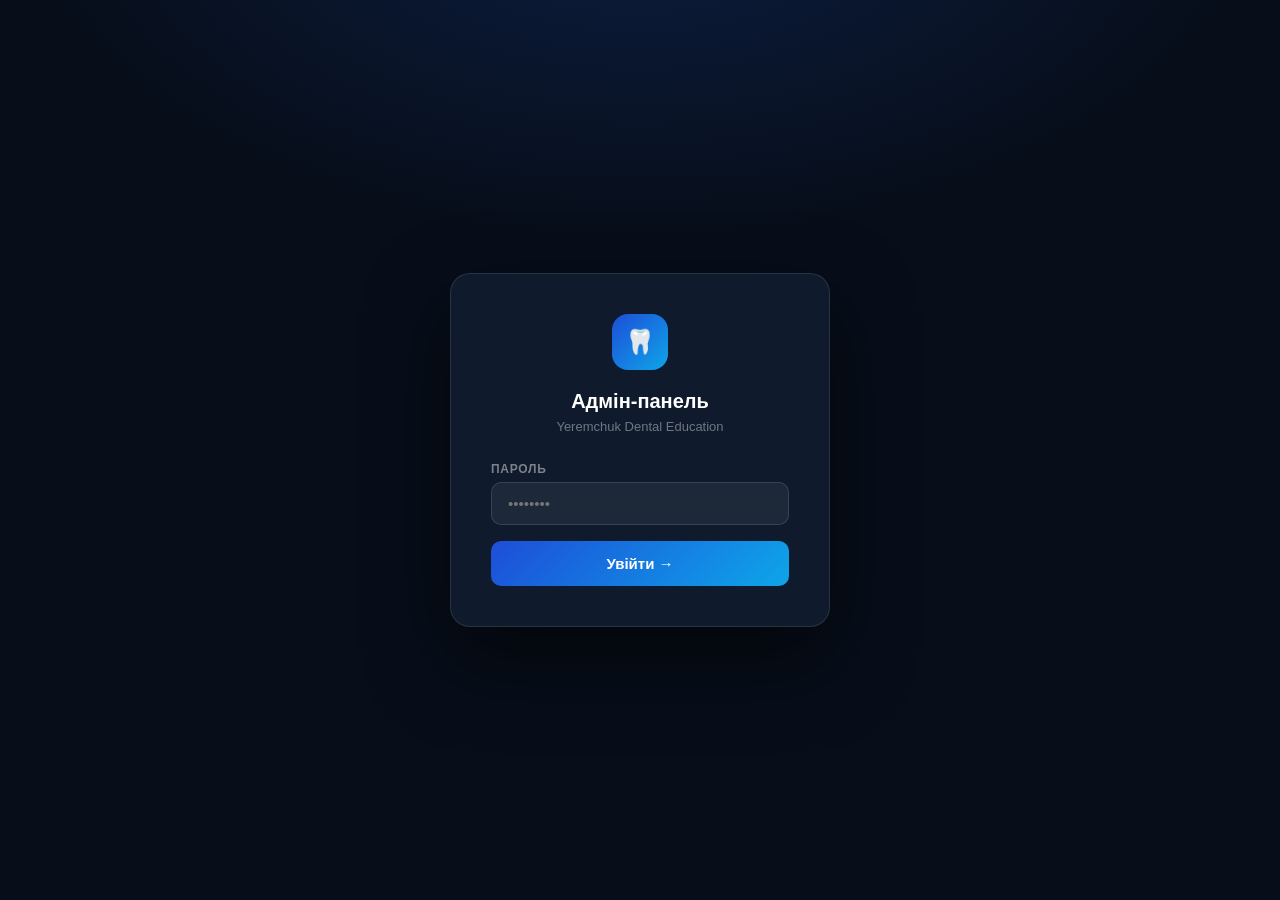
<file: dashboard.html>
<!DOCTYPE html>
<html lang="uk">
<head>
  <meta charset="UTF-8">
  <meta name="viewport" content="width=device-width, initial-scale=1.0">
  <title>Адмін — Yeremchuk Dental Education</title>
  <style>
    *, *::before, *::after { box-sizing: border-box; margin: 0; padding: 0; }

    body {
      font-family: -apple-system, BlinkMacSystemFont, "Segoe UI", sans-serif;
      background: #070e1a;
      color: #f1f5f9;
      min-height: 100vh;
    }

    /* ══ LOGIN ═══════════════════════════════════════════════════ */
    #login-screen {
      min-height: 100vh;
      display: flex; align-items: center; justify-content: center;
      padding: 1.5rem;
      background: radial-gradient(ellipse 80% 60% at 50% -10%, rgba(37,99,235,0.18) 0%, transparent 60%), #070e1a;
    }
    .login-card {
      background: #0f1b2d;
      border: 1px solid rgba(255,255,255,0.10);
      border-radius: 20px;
      padding: clamp(1.5rem,4vw,2.5rem);
      width: 100%; max-width: 380px;
      box-shadow: 0 32px 80px rgba(0,0,0,0.6);
      text-align: center;
    }
    .login-logo {
      display: inline-flex; align-items: center; justify-content: center;
      width: 56px; height: 56px; border-radius: 16px;
      background: linear-gradient(135deg,#1d4ed8,#0ea5e9);
      margin-bottom: 1.25rem; font-size: 1.5rem;
    }
    .login-card h1 { font-size: 1.25rem; font-weight: 800; color: #fff; margin-bottom: 0.375rem; }
    .login-card .sub { font-size: 0.8125rem; color: rgba(255,255,255,0.40); margin-bottom: 1.75rem; }
    .login-error {
      background: rgba(239,68,68,0.12); border: 1px solid rgba(239,68,68,0.3);
      border-radius: 8px; padding: 0.625rem 0.875rem;
      font-size: 0.8125rem; color: #f87171; margin-bottom: 1rem; display: none;
      text-align: left;
    }
    .field { margin-bottom: 1rem; text-align: left; }
    .field label {
      display: block; font-size: 0.75rem; font-weight: 600;
      color: rgba(255,255,255,0.45); text-transform: uppercase;
      letter-spacing: 0.06em; margin-bottom: 0.375rem;
    }
    .field input {
      width: 100%; background: rgba(255,255,255,0.06);
      border: 1px solid rgba(255,255,255,0.12); border-radius: 10px;
      padding: 0.75rem 1rem; font-size: 0.9375rem; color: #fff; outline: none;
      transition: border-color 200ms, box-shadow 200ms;
    }
    .field input:focus {
      border-color: rgba(96,165,250,0.6);
      box-shadow: 0 0 0 3px rgba(37,99,235,0.15);
    }
    .btn-primary {
      width: 100%; padding: 0.875rem;
      background: linear-gradient(135deg,#1d4ed8,#0ea5e9);
      border: none; border-radius: 10px;
      font-size: 0.9375rem; font-weight: 700; color: #fff;
      cursor: pointer; transition: opacity 200ms;
    }
    .btn-primary:hover { opacity: 0.88; }

    /* ══ DASHBOARD ══════════════════════════════════════════════ */
    #dashboard-screen { display: none; }

    .topbar {
      position: sticky; top: 0; z-index: 100;
      background: rgba(7,14,26,0.95);
      backdrop-filter: blur(10px); -webkit-backdrop-filter: blur(10px);
      border-bottom: 1px solid rgba(255,255,255,0.06);
      padding: 0 2rem;
      display: flex; align-items: center; justify-content: space-between;
      height: 56px;
    }
    .topbar-title {
      display: flex; align-items: center; gap: 0.75rem;
    }
    .topbar-title .dot {
      width: 8px; height: 8px; border-radius: 50%;
      background: linear-gradient(135deg,#1d4ed8,#0ea5e9);
    }
    .topbar-title h1 { font-size: 0.9375rem; font-weight: 700; color: #fff; }
    .topbar-title span { font-size: 0.8125rem; color: rgba(255,255,255,0.30); }
    .topbar-actions { display: flex; gap: 0.625rem; align-items: center; }

    .btn-sm {
      padding: 0.4375rem 0.875rem; border-radius: 8px;
      font-size: 0.8125rem; font-weight: 600; cursor: pointer;
      transition: opacity 200ms; border: none;
    }
    .btn-sm:hover { opacity: 0.80; }
    .btn-outline { background: rgba(255,255,255,0.08); color: rgba(255,255,255,0.70); }
    .btn-green   { background: linear-gradient(135deg,#059669,#10b981); color: #fff; }
    .btn-ghost   { background: none; border: none; font-size: 0.8125rem; color: rgba(255,255,255,0.28); cursor: pointer; }

    .main { padding: 1.75rem 2rem; }

    /* ── Summary stats ── */
    .summary-grid {
      display: grid;
      grid-template-columns: repeat(4, 1fr);
      gap: 1rem;
      margin-bottom: 1.75rem;
    }
    .summary-card {
      background: rgba(255,255,255,0.04);
      border: 1px solid rgba(255,255,255,0.07);
      border-radius: 14px; padding: 1.125rem 1.375rem;
    }
    .summary-card__val {
      font-size: 1.875rem; font-weight: 900; color: #60a5fa;
      letter-spacing: -0.03em; line-height: 1; margin-bottom: 0.3rem;
    }
    .summary-card__label { font-size: 0.8125rem; color: rgba(255,255,255,0.38); }

    /* ── Clinic cards ── */
    .section-title {
      font-size: 0.75rem; font-weight: 700; letter-spacing: 0.08em;
      text-transform: uppercase; color: rgba(255,255,255,0.30);
      margin-bottom: 0.875rem;
    }
    .clinics-grid {
      display: grid;
      grid-template-columns: repeat(3, 1fr);
      gap: 1rem;
      margin-bottom: 2rem;
    }
    .clinic-card {
      background: rgba(255,255,255,0.04);
      border: 1px solid rgba(255,255,255,0.07);
      border-radius: 16px; padding: 1.25rem 1.5rem;
      cursor: pointer;
      transition: border-color 200ms, background 200ms, transform 150ms;
      position: relative; overflow: hidden;
    }
    .clinic-card::before {
      content: ''; position: absolute; top: 0; left: 0; right: 0; height: 3px;
      background: linear-gradient(90deg, #1d4ed8, #0ea5e9);
      opacity: 0; transition: opacity 200ms;
    }
    .clinic-card:hover { background: rgba(255,255,255,0.06); transform: translateY(-1px); }
    .clinic-card.active {
      border-color: rgba(96,165,250,0.35);
      background: rgba(37,99,235,0.08);
    }
    .clinic-card.active::before { opacity: 1; }
    .clinic-card__name {
      font-size: 0.9375rem; font-weight: 700; color: #fff;
      margin-bottom: 0.875rem; line-height: 1.3;
    }
    .clinic-card__stats { display: flex; gap: 1.25rem; }
    .clinic-stat__val {
      font-size: 1.375rem; font-weight: 800;
      color: #60a5fa; letter-spacing: -0.02em; line-height: 1;
    }
    .clinic-stat__label {
      font-size: 0.6875rem; color: rgba(255,255,255,0.35);
      margin-top: 0.2rem; white-space: nowrap;
    }
    .clinic-bar {
      height: 4px; background: rgba(255,255,255,0.08);
      border-radius: 2px; margin-top: 1rem; overflow: hidden;
    }
    .clinic-bar__fill {
      height: 100%; border-radius: 2px;
      background: linear-gradient(90deg,#1d4ed8,#0ea5e9);
      transition: width 500ms ease-out;
    }

    /* ── Filter row ── */
    .filter-row {
      display: flex; align-items: center; gap: 0.75rem;
      margin-bottom: 1rem; flex-wrap: wrap;
    }
    .filter-label { font-size: 0.8125rem; color: rgba(255,255,255,0.40); }
    .filter-row select {
      background: rgba(255,255,255,0.06);
      border: 1px solid rgba(255,255,255,0.12);
      border-radius: 8px; padding: 0.4375rem 0.75rem;
      font-size: 0.8125rem; color: #fff; outline: none;
    }
    .btn-clear-filter {
      background: none; border: 1px solid rgba(255,255,255,0.12);
      border-radius: 8px; padding: 0.4375rem 0.75rem;
      font-size: 0.8125rem; color: rgba(255,255,255,0.45);
      cursor: pointer; display: none;
    }
    .btn-clear-filter:hover { color: #fff; border-color: rgba(255,255,255,0.25); }

    /* ── Table ── */
    .table-section-title {
      font-size: 0.875rem; font-weight: 600; color: rgba(255,255,255,0.55);
      margin-bottom: 0.75rem; display: flex; align-items: center; gap: 0.5rem;
    }
    .table-section-title strong { color: #fff; }

    .table-wrap { overflow-x: auto; border-radius: 14px; border: 1px solid rgba(255,255,255,0.07); }
    table { width: 100%; border-collapse: collapse; font-size: 0.875rem; min-width: 820px; }
    thead th {
      text-align: left; padding: 0.75rem 1rem;
      font-size: 0.6875rem; font-weight: 700;
      letter-spacing: 0.07em; text-transform: uppercase;
      color: rgba(255,255,255,0.35);
      border-bottom: 1px solid rgba(255,255,255,0.07);
      background: rgba(255,255,255,0.02);
      white-space: nowrap;
    }
    tbody tr { border-bottom: 1px solid rgba(255,255,255,0.04); transition: background 120ms; }
    tbody tr:last-child { border-bottom: none; }
    tbody tr:hover { background: rgba(255,255,255,0.025); }
    tbody td { padding: 0.8125rem 1rem; color: rgba(255,255,255,0.70); vertical-align: middle; }

    .td-name { color: #fff; font-weight: 600; font-size: 0.9375rem; }
    .td-sub  { font-size: 0.75rem; color: rgba(255,255,255,0.32); margin-top: 0.2rem; }
    .td-clinic-tag {
      display: inline-block;
      background: rgba(37,99,235,0.15); color: #93c5fd;
      border-radius: 6px; padding: 0.2rem 0.5rem;
      font-size: 0.75rem; font-weight: 600; white-space: nowrap;
    }
    .mod-done {
      display: inline-flex; align-items: center; justify-content: center;
      width: 26px; height: 26px; border-radius: 50%;
      background: rgba(16,185,129,0.15); color: #34d399;
      font-size: 0.75rem; font-weight: 700;
    }
    .mod-empty {
      display: inline-flex; align-items: center; justify-content: center;
      width: 26px; height: 26px; border-radius: 50%;
      background: rgba(255,255,255,0.05); color: rgba(255,255,255,0.18);
      font-size: 0.75rem;
    }
    .score-badge {
      display: inline-block; padding: 0.2rem 0.55rem;
      border-radius: 6px; font-size: 0.75rem; font-weight: 700;
    }
    .score-pass { background: rgba(16,185,129,0.15); color: #34d399; }
    .score-fail { background: rgba(239,68,68,0.12); color: #f87171; }
    .score-none { background: rgba(255,255,255,0.05); color: rgba(255,255,255,0.18); font-weight: 400; }

    .pct-cell { font-weight: 800; font-size: 0.9375rem; color: #60a5fa; }
    .pct-bar {
      height: 3px; background: rgba(255,255,255,0.08);
      border-radius: 2px; width: 60px; margin-top: 0.3rem; overflow: hidden;
    }
    .pct-bar__fill { height: 100%; border-radius: 2px; background: linear-gradient(90deg,#1d4ed8,#0ea5e9); }

    .empty-state {
      padding: 3.5rem 2rem; text-align: center;
      color: rgba(255,255,255,0.28); font-size: 0.9375rem;
    }
    .empty-state small { display: block; font-size: 0.8125rem; margin-top: 0.5rem; }

    @media (max-width: 900px) {
      .summary-grid { grid-template-columns: repeat(2,1fr); }
      .clinics-grid { grid-template-columns: 1fr; }
      .main { padding: 1rem; }
      .topbar { padding: 0 1rem; }
    }
    @media (max-width: 600px) {
      .summary-grid { grid-template-columns: repeat(2,1fr); }
      .topbar-title span { display: none; }
    }
  </style>
</head>
<body>

<!-- ══ LOGIN ═════════════════════════════════════════════════════ -->
<div id="login-screen">
  <div class="login-card">
    <div class="login-logo">🦷</div>
    <h1>Адмін-панель</h1>
    <p class="sub">Yeremchuk Dental Education</p>

    <div class="login-error" id="mgr-error"></div>

    <div class="field">
      <label>Пароль</label>
      <input type="password" id="mgr-password" placeholder="••••••••" autocomplete="current-password" />
    </div>

    <button class="btn-primary" id="mgr-login-btn">Увійти →</button>
  </div>
</div>

<!-- ══ DASHBOARD ══════════════════════════════════════════════════ -->
<div id="dashboard-screen">

  <div class="topbar">
    <div class="topbar-title">
      <div class="dot"></div>
      <h1>Прогрес лікарів</h1>
      <span>Yeremchuk Dental Education</span>
    </div>
    <div class="topbar-actions">
      <button class="btn-sm btn-outline" id="btn-refresh">↻ Оновити</button>
      <button class="btn-sm btn-green"   id="btn-export">⬇ CSV</button>
      <button class="btn-ghost"          id="btn-mgr-logout">Вийти</button>
    </div>
  </div>

  <div class="main">

    <div class="summary-grid">
      <div class="summary-card">
        <div class="summary-card__val" id="stat-total">—</div>
        <div class="summary-card__label">Лікарів всього</div>
      </div>
      <div class="summary-card">
        <div class="summary-card__val" id="stat-completed">—</div>
        <div class="summary-card__label">Курс завершили</div>
      </div>
      <div class="summary-card">
        <div class="summary-card__val" id="stat-avg-pct">—</div>
        <div class="summary-card__label">Сер. прогрес</div>
      </div>
      <div class="summary-card">
        <div class="summary-card__val" id="stat-avg-score">—</div>
        <div class="summary-card__label">Сер. бал тесту</div>
      </div>
    </div>

    <div class="section-title">Клініки — натисніть для фільтру</div>
    <div class="clinics-grid" id="clinics-grid"></div>

    <div class="filter-row">
      <span class="filter-label">Статус:</span>
      <select id="filter-status">
        <option value="">Всі</option>
        <option value="completed">Завершили курс</option>
        <option value="in_progress">В процесі</option>
        <option value="not_started">Не почали</option>
      </select>
      <button class="btn-clear-filter" id="btn-clear">✕ Скинути</button>
    </div>

    <div class="table-section-title" id="table-title"></div>
    <div class="table-wrap">
      <table>
        <thead>
          <tr>
            <th>Лікар</th>
            <th>Клініка</th>
            <th>М0</th>
            <th>М1</th>
            <th>М2</th>
            <th>М3</th>
            <th>М4</th>
            <th>М5</th>
            <th>Тест</th>
            <th>Прогрес</th>
            <th>Активність</th>
          </tr>
        </thead>
        <tbody id="doctors-tbody"></tbody>
      </table>
    </div>

  </div>
</div>

<script src="supabase-config.js"></script>
<script>
(function () {
  'use strict';

  var SB_URL     = window.DENTAL_SUPABASE_URL || '';
  var SB_KEY     = window.DENTAL_SUPABASE_KEY || '';
  var CONFIGURED = SB_URL && SB_URL !== 'REPLACE_WITH_YOUR_SUPABASE_URL';

  var MGR_PASSWORD    = 'dental2026';
  var MGR_SESSION_KEY = 'dental_mgr_session';

  var CLINICS = ['Yeremchuk Dental IF', 'Yeremchuk Dental CV', 'Stomeconom'];
  var MODULES = ['module-00','module-01','module-02','module-03','module-04','module-05','final-test'];
  var TOTAL   = MODULES.length;

  /* ── Supabase ── */
  function sbHeaders() {
    return { 'apikey': SB_KEY, 'Authorization': 'Bearer ' + SB_KEY };
  }
  function sbGet(table, q) {
    return fetch(SB_URL + '/rest/v1/' + table + '?' + (q || ''), { headers: sbHeaders() })
      .then(function (r) {
        if (!r.ok) { throw new Error('HTTP ' + r.status + ' на таблиці "' + table + '"'); }
        return r.json();
      });
  }

  /* ── Auth ── */
  var loginScreen = document.getElementById('login-screen');
  var dashScreen  = document.getElementById('dashboard-screen');
  var mgrError    = document.getElementById('mgr-error');
  var mgrPassEl   = document.getElementById('mgr-password');
  var mgrLoginBtn = document.getElementById('mgr-login-btn');

  function showDash() {
    loginScreen.style.display = 'none';
    dashScreen.style.display  = 'block';
    loadData();
  }

  if (sessionStorage.getItem(MGR_SESSION_KEY) === '1') { showDash(); }

  mgrLoginBtn.addEventListener('click', function () {
    if (mgrPassEl.value === MGR_PASSWORD) {
      sessionStorage.setItem(MGR_SESSION_KEY, '1');
      showDash();
    } else {
      mgrError.textContent = 'Невірний пароль';
      mgrError.style.display = 'block';
    }
  });
  mgrPassEl.addEventListener('keydown', function (e) { if (e.key === 'Enter') { mgrLoginBtn.click(); } });

  document.getElementById('btn-mgr-logout').addEventListener('click', function () {
    sessionStorage.removeItem(MGR_SESSION_KEY);
    window.location.reload();
  });

  /* ── State ── */
  var allDoctors   = [];
  var allProgress  = [];
  /* Auto-pin clinic from URL: dashboard.html?clinic=Stomeconom
     Useful for sending each manager a pre-filtered link. */
  var urlClinic = null;
  try {
    var qs = new URLSearchParams(window.location.search);
    var c = qs.get('clinic');
    if (c && CLINICS.indexOf(c) !== -1) { urlClinic = c; }
  } catch (e) {}
  var activeClinic = urlClinic;

  function loadData() {
    if (!CONFIGURED) {
      renderClinicCards([]);
      renderTable([]);
      updateStats([]);
      setTableTitle(null, 0);
      return;
    }
    Promise.all([
      sbGet('doctors',  'select=*&order=created_at.asc'),
      sbGet('progress', 'select=*')
    ]).then(function (res) {
      allDoctors  = res[0] || [];
      allProgress = res[1] || [];
      renderClinicCards(allDoctors);
      updateStats(allDoctors);
      if (activeClinic) {
        document.getElementById('btn-clear').style.display = 'inline-block';
      }
      applyFilters();
    }).catch(function (err) {
      renderError(err);
    });
  }

  function renderError(err) {
    var tbody = document.getElementById('doctors-tbody');
    while (tbody.firstChild) { tbody.removeChild(tbody.firstChild); }
    var detail = (err && err.message) ? err.message : 'мережева помилка';
    renderEmpty(tbody,
      'Не вдалося завантажити дані',
      'База даних недоступна (' + detail + '). Ймовірно, проєкт Supabase у сплячці — розбудіть його в дашборді Supabase і натисніть «Оновити».');
    ['stat-total', 'stat-completed', 'stat-avg-pct', 'stat-avg-score'].forEach(function (id) {
      document.getElementById(id).textContent = '!';
    });
    var el = document.getElementById('table-title');
    while (el.firstChild) { el.removeChild(el.firstChild); }
    el.appendChild(document.createTextNode('Помилка завантаження'));
  }

  document.getElementById('btn-refresh').addEventListener('click', loadData);

  /* ── Helpers ── */
  function docProgress(id) {
    return allProgress.filter(function (p) { return p.doctor_id === id; });
  }
  function doneCount(id) { return docProgress(id).length; }
  function pct(id) { return Math.round((doneCount(id) / TOTAL) * 100); }
  function testScore(id) {
    var row = allProgress.find(function (p) { return p.doctor_id === id && p.module_key === 'final-test'; });
    return row ? row.score : null;
  }
  function lastActivity(id) {
    var rows = docProgress(id);
    var latest = null;
    rows.forEach(function (p) {
      var d = new Date(p.completed_at);
      if (!latest || d > latest) { latest = d; }
    });
    return latest;
  }
  function fmtDate(iso) {
    if (!iso) { return '—'; }
    try { return new Date(iso).toLocaleDateString('uk-UA', { day: '2-digit', month: '2-digit', year: 'numeric' }); }
    catch (e) { return iso.slice(0, 10); }
  }

  /* ── Clinic cards ── */
  function renderClinicCards(doctors) {
    var grid = document.getElementById('clinics-grid');
    while (grid.firstChild) { grid.removeChild(grid.firstChild); }

    CLINICS.forEach(function (clinic) {
      var cDocs = doctors.filter(function (d) { return d.clinic === clinic; });
      var total = cDocs.length;
      var completed = cDocs.filter(function (d) { return doneCount(d.id) >= TOTAL; }).length;
      var avgPct = total > 0
        ? Math.round(cDocs.reduce(function (acc, d) { return acc + pct(d.id); }, 0) / total)
        : 0;

      var card = document.createElement('div');
      card.className = 'clinic-card' + (activeClinic === clinic ? ' active' : '');
      card.dataset.clinic = clinic;

      var nameEl = document.createElement('div');
      nameEl.className = 'clinic-card__name';
      nameEl.textContent = clinic;

      var statsEl = document.createElement('div');
      statsEl.className = 'clinic-card__stats';

      function mkStat(val, label) {
        var wrap = document.createElement('div');
        var v = document.createElement('div');
        v.className = 'clinic-stat__val';
        v.textContent = val;
        var l = document.createElement('div');
        l.className = 'clinic-stat__label';
        l.textContent = label;
        wrap.appendChild(v); wrap.appendChild(l);
        return wrap;
      }

      statsEl.appendChild(mkStat(total, 'Лікарів'));
      statsEl.appendChild(mkStat(completed, 'Завершили'));
      statsEl.appendChild(mkStat(avgPct + '%', 'Прогрес'));

      var bar = document.createElement('div');
      bar.className = 'clinic-bar';
      var fill = document.createElement('div');
      fill.className = 'clinic-bar__fill';
      fill.style.width = '0%';
      bar.appendChild(fill);
      setTimeout(function () { fill.style.width = avgPct + '%'; }, 80);

      card.appendChild(nameEl);
      card.appendChild(statsEl);
      card.appendChild(bar);

      card.addEventListener('click', function () {
        activeClinic = (activeClinic === clinic) ? null : clinic;
        document.querySelectorAll('.clinic-card').forEach(function (c) {
          c.classList.toggle('active', c.dataset.clinic === activeClinic);
        });
        document.getElementById('btn-clear').style.display = activeClinic ? 'inline-block' : 'none';
        applyFilters();
      });

      grid.appendChild(card);
    });
  }

  document.getElementById('btn-clear').addEventListener('click', function () {
    activeClinic = null;
    document.querySelectorAll('.clinic-card').forEach(function (c) { c.classList.remove('active'); });
    document.getElementById('filter-status').value = '';
    this.style.display = 'none';
    applyFilters();
  });

  /* ── Filters ── */
  document.getElementById('filter-status').addEventListener('change', applyFilters);

  function applyFilters() {
    var statusVal = document.getElementById('filter-status').value;

    var filtered = allDoctors.filter(function (doc) {
      if (activeClinic && doc.clinic !== activeClinic) { return false; }
      if (statusVal) {
        var dc = doneCount(doc.id);
        if (statusVal === 'completed'   && dc < TOTAL)               { return false; }
        if (statusVal === 'in_progress' && (dc === 0 || dc >= TOTAL)) { return false; }
        if (statusVal === 'not_started' && dc > 0)                   { return false; }
      }
      return true;
    });

    setTableTitle(activeClinic, filtered.length);
    renderTable(filtered);
    updateStats(filtered);
  }

  /* ── Table title ── */
  function setTableTitle(clinic, count) {
    var el = document.getElementById('table-title');
    while (el.firstChild) { el.removeChild(el.firstChild); }
    if (clinic) {
      el.appendChild(document.createTextNode('Лікарі: '));
      var strong = document.createElement('strong');
      strong.textContent = clinic;
      el.appendChild(strong);
      el.appendChild(document.createTextNode(' — ' + count));
    } else {
      el.appendChild(document.createTextNode('Всі лікарі — '));
      var s2 = document.createElement('strong');
      s2.textContent = count;
      el.appendChild(s2);
    }
  }

  /* ── Stats ── */
  function updateStats(doctors) {
    var total = doctors.length;
    var completed = doctors.filter(function (d) { return doneCount(d.id) >= TOTAL; }).length;
    var avgPct = total > 0
      ? Math.round(doctors.reduce(function (acc, d) { return acc + pct(d.id); }, 0) / total)
      : 0;
    var scores = allProgress.filter(function (p) {
      return p.module_key === 'final-test' && p.score !== null &&
             doctors.some(function (d) { return d.id === p.doctor_id; });
    });
    var avgScore = scores.length > 0
      ? Math.round(scores.reduce(function (a, p) { return a + p.score; }, 0) / scores.length)
      : null;

    document.getElementById('stat-total').textContent     = total;
    document.getElementById('stat-completed').textContent = completed;
    document.getElementById('stat-avg-pct').textContent   = avgPct + '%';
    document.getElementById('stat-avg-score').textContent = avgScore !== null ? avgScore + '%' : '—';
  }

  /* ── Table ── */
  function renderTable(doctors) {
    var tbody = document.getElementById('doctors-tbody');
    while (tbody.firstChild) { tbody.removeChild(tbody.firstChild); }

    if (!CONFIGURED) {
      renderEmpty(tbody, 'Supabase не підключено', 'Налаштуйте supabase-config.js'); return;
    }
    if (doctors.length === 0) {
      renderEmpty(tbody, 'Лікарів не знайдено', 'Змініть фільтр або дочекайтесь реєстрації'); return;
    }

    doctors.forEach(function (doc) {
      var prog = docProgress(doc.id);
      var doneMap = {};
      prog.forEach(function (p) { doneMap[p.module_key] = true; });
      var p    = pct(doc.id);
      var ts   = testScore(doc.id);
      var la   = lastActivity(doc.id);

      var tr = document.createElement('tr');

      /* Name */
      var tdName = document.createElement('td');
      var nameDiv = document.createElement('div');
      nameDiv.className = 'td-name';
      nameDiv.textContent = doc.name;
      var subDiv = document.createElement('div');
      subDiv.className = 'td-sub';
      subDiv.textContent = 'З ' + fmtDate(doc.created_at);
      tdName.appendChild(nameDiv);
      tdName.appendChild(subDiv);
      tr.appendChild(tdName);

      /* Clinic */
      var tdClinic = document.createElement('td');
      var tag = document.createElement('span');
      tag.className = 'td-clinic-tag';
      tag.textContent = doc.clinic;
      tdClinic.appendChild(tag);
      tr.appendChild(tdClinic);

      /* Modules */
      ['module-00','module-01','module-02','module-03','module-04','module-05'].forEach(function (key) {
        var td = document.createElement('td');
        var badge = document.createElement('span');
        badge.className = doneMap[key] ? 'mod-done' : 'mod-empty';
        badge.textContent = doneMap[key] ? '✓' : '·';
        td.appendChild(badge);
        tr.appendChild(td);
      });

      /* Test */
      var tdTest = document.createElement('td');
      var scoreBadge = document.createElement('span');
      if (doneMap['final-test']) {
        scoreBadge.className = 'score-badge ' + (ts !== null && ts >= 80 ? 'score-pass' : 'score-fail');
        scoreBadge.textContent = ts !== null ? (ts + '%') : '✓';
      } else {
        scoreBadge.className = 'score-badge score-none';
        scoreBadge.textContent = '—';
      }
      tdTest.appendChild(scoreBadge);
      tr.appendChild(tdTest);

      /* Pct */
      var tdPct = document.createElement('td');
      var pctDiv = document.createElement('div');
      pctDiv.className = 'pct-cell';
      pctDiv.textContent = p + '%';
      var pctBar = document.createElement('div');
      pctBar.className = 'pct-bar';
      var pctFill = document.createElement('div');
      pctFill.className = 'pct-bar__fill';
      pctFill.style.width = p + '%';
      pctBar.appendChild(pctFill);
      tdPct.appendChild(pctDiv);
      tdPct.appendChild(pctBar);
      tr.appendChild(tdPct);

      /* Activity */
      var tdLast = document.createElement('td');
      tdLast.style.cssText = 'font-size:0.8125rem;color:rgba(255,255,255,0.32)';
      tdLast.textContent = la ? fmtDate(la.toISOString()) : '—';
      tr.appendChild(tdLast);

      tbody.appendChild(tr);
    });
  }

  function renderEmpty(tbody, title, sub) {
    var tr = document.createElement('tr');
    var td = document.createElement('td');
    td.setAttribute('colspan', '11');
    var div = document.createElement('div');
    div.className = 'empty-state';
    div.textContent = title;
    var sm = document.createElement('small');
    sm.textContent = sub;
    div.appendChild(sm);
    td.appendChild(div);
    tr.appendChild(td);
    tbody.appendChild(tr);
  }

  /* ── CSV Export ── */
  document.getElementById('btn-export').addEventListener('click', function () {
    var rows = [['Прізвище та імя','Клініка','М0','М1','М2','М3','М4','М5','Тест','%','Дата реєстрації']];
    allDoctors.forEach(function (doc) {
      var prog = docProgress(doc.id);
      var doneMap = {};
      var ts = null;
      prog.forEach(function (p) {
        doneMap[p.module_key] = true;
        if (p.module_key === 'final-test') { ts = p.score; }
      });
      rows.push([
        doc.name, doc.clinic,
        doneMap['module-00'] ? '+' : '-',
        doneMap['module-01'] ? '+' : '-',
        doneMap['module-02'] ? '+' : '-',
        doneMap['module-03'] ? '+' : '-',
        doneMap['module-04'] ? '+' : '-',
        doneMap['module-05'] ? '+' : '-',
        ts !== null ? (ts + '%') : (doneMap['final-test'] ? '+' : '-'),
        pct(doc.id) + '%',
        fmtDate(doc.created_at)
      ]);
    });
    var csv = rows.map(function (r) {
      return r.map(function (c) { return '"' + String(c).replace(/"/g, '""') + '"'; }).join(',');
    }).join('\r\n');
    var blob = new Blob(['\uFEFF' + csv], { type: 'text/csv;charset=utf-8;' });
    var url  = URL.createObjectURL(blob);
    var a    = document.createElement('a');
    a.href   = url;
    a.setAttribute('download', 'dental-progress-' + new Date().toISOString().slice(0, 10) + '.csv');
    document.body.appendChild(a);
    a.click();
    document.body.removeChild(a);
    URL.revokeObjectURL(url);
  });

})();
</script>

</body>
</html>
</file>
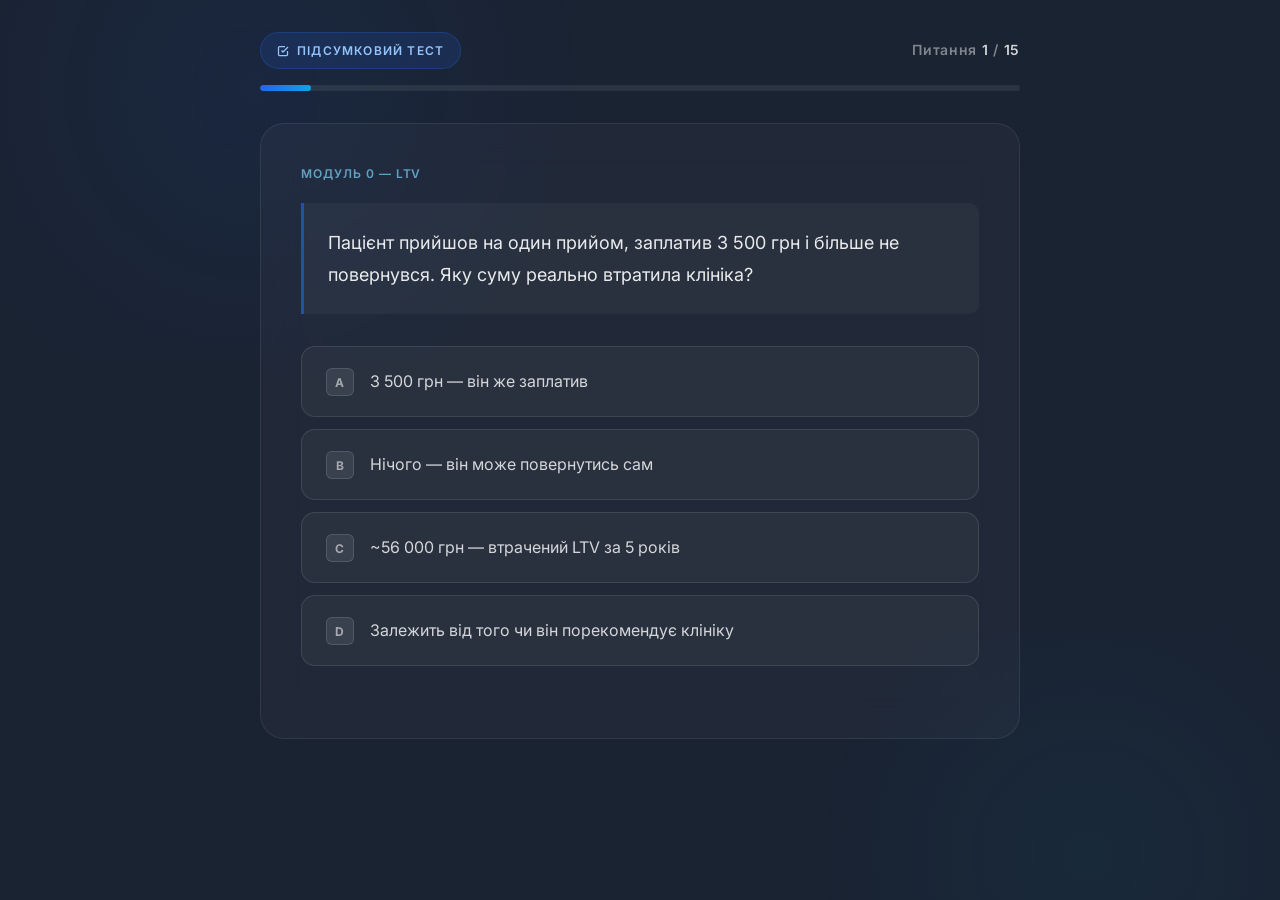
<file: final-test.html>
<!DOCTYPE html>
<html lang="uk">
<head>
  <meta charset="UTF-8" />
  <meta name="viewport" content="width=device-width, initial-scale=1.0" />
  <title>Підсумковий тест · Курс для лікарів-стоматологів</title>
  <link rel="stylesheet" href="style.css" />
  <style>
    body { overflow: auto; min-height: 100vh; background: var(--color-primary-dark); }

    .test-shell {
      min-height: 100vh;
      display: flex;
      flex-direction: column;
      align-items: center;
      padding: var(--space-8) var(--space-6) var(--space-16);
      position: relative;
    }
    .test-shell::before {
      content: '';
      position: fixed;
      top: -20%; left: -10%;
      width: 60%; height: 60%;
      background: radial-gradient(circle, rgba(37,99,235,0.07) 0%, transparent 70%);
      pointer-events: none; z-index: 0;
    }
    .test-shell::after {
      content: '';
      position: fixed;
      bottom: -20%; right: -10%;
      width: 50%; height: 50%;
      background: radial-gradient(circle, rgba(14,165,233,0.05) 0%, transparent 70%);
      pointer-events: none; z-index: 0;
    }

    /* Header */
    .test-header {
      width: 100%; max-width: 760px;
      position: relative; z-index: 1;
      margin-bottom: var(--space-8);
    }
    .test-header__top {
      display: flex; align-items: center;
      justify-content: space-between;
      margin-bottom: var(--space-4);
    }
    .test-badge {
      display: inline-flex; align-items: center; gap: var(--space-2);
      background: rgba(37,99,235,0.15);
      border: 1px solid rgba(37,99,235,0.30);
      color: #93c5fd;
      font-size: var(--font-size-xs);
      font-weight: var(--font-weight-semibold);
      letter-spacing: 0.10em;
      text-transform: uppercase;
      padding: var(--space-2) var(--space-4);
      border-radius: var(--radius-full);
    }
    .test-badge svg {
      width: 12px; height: 12px;
      stroke: currentColor; fill: none; stroke-width: 2.5;
    }
    .test-question-counter {
      font-size: var(--font-size-sm);
      font-weight: var(--font-weight-semibold);
      color: rgba(255,255,255,0.45);
      letter-spacing: 0.05em;
    }
    .test-question-counter .counter-highlight {
      color: rgba(255,255,255,0.80);
    }
    .test-progress-track {
      width: 100%; height: 6px;
      background: rgba(255,255,255,0.08);
      border-radius: var(--radius-full);
      overflow: hidden;
    }
    .test-progress-fill {
      height: 100%;
      background: var(--gradient-blue);
      border-radius: var(--radius-full);
      transition: width 0.4s cubic-bezier(0.22,1,0.36,1);
    }

    /* Question card */
    .question-card {
      width: 100%; max-width: 760px;
      background: rgba(255,255,255,0.03);
      border: 1px solid rgba(255,255,255,0.08);
      border-radius: var(--radius-2xl);
      padding: var(--space-10);
      position: relative; z-index: 1;
      backdrop-filter: blur(20px);
      -webkit-backdrop-filter: blur(20px);
      animation: cardIn 0.45s cubic-bezier(0.22,1,0.36,1) both;
    }
    @keyframes cardIn {
      from { opacity: 0; transform: translateY(18px); }
      to   { opacity: 1; transform: translateY(0); }
    }

    .question-module-tag {
      font-size: var(--font-size-xs);
      font-weight: var(--font-weight-semibold);
      letter-spacing: 0.08em;
      text-transform: uppercase;
      color: #7dd3fc;
      margin-bottom: var(--space-5);
      opacity: 0.70;
    }
    .question-scenario {
      font-size: var(--font-size-md);
      color: rgba(255,255,255,0.90);
      line-height: var(--line-height-relaxed);
      margin-bottom: var(--space-8);
      padding: var(--space-6);
      background: rgba(255,255,255,0.04);
      border-left: 3px solid rgba(37,99,235,0.60);
      border-radius: 0 var(--radius-md) var(--radius-md) 0;
    }

    /* Options */
    .options-list {
      display: flex; flex-direction: column;
      gap: var(--space-3);
      margin-bottom: var(--space-8);
    }
    .option-btn {
      display: flex; align-items: flex-start;
      gap: var(--space-4);
      width: 100%;
      background: rgba(255,255,255,0.04);
      border: 1.5px solid rgba(255,255,255,0.10);
      border-radius: var(--radius-lg);
      padding: var(--space-5) var(--space-6);
      cursor: pointer; text-align: left;
      color: rgba(255,255,255,0.80);
      font-size: var(--font-size-base);
      font-family: var(--font-family);
      line-height: var(--line-height-relaxed);
      transition: background var(--transition-fast),
                  border-color var(--transition-fast),
                  color var(--transition-fast),
                  transform var(--transition-fast);
    }
    .option-btn:hover:not(:disabled) {
      background: rgba(37,99,235,0.12);
      border-color: rgba(37,99,235,0.40);
      color: #ffffff;
      transform: translateX(3px);
    }
    .option-btn:disabled { cursor: default; }

    .option-letter {
      flex-shrink: 0;
      width: 28px; height: 28px;
      border-radius: var(--radius-sm);
      background: rgba(255,255,255,0.08);
      border: 1px solid rgba(255,255,255,0.12);
      display: flex; align-items: center; justify-content: center;
      font-size: var(--font-size-xs);
      font-weight: var(--font-weight-bold);
      letter-spacing: 0.05em;
      color: rgba(255,255,255,0.55);
      transition: background var(--transition-fast),
                  border-color var(--transition-fast),
                  color var(--transition-fast);
      margin-top: 1px;
    }
    .option-text { flex: 1; }

    .option-btn.is-correct {
      background: rgba(16,185,129,0.14);
      border-color: rgba(16,185,129,0.55);
      color: #a7f3d0;
      transform: none;
    }
    .option-btn.is-correct .option-letter {
      background: rgba(16,185,129,0.30);
      border-color: rgba(16,185,129,0.60);
      color: #6ee7b7;
    }
    .option-btn.is-wrong {
      background: rgba(239,68,68,0.12);
      border-color: rgba(239,68,68,0.45);
      color: #fca5a5;
      transform: none;
    }
    .option-btn.is-wrong .option-letter {
      background: rgba(239,68,68,0.25);
      border-color: rgba(239,68,68,0.55);
      color: #f87171;
    }
    .option-btn.is-dimmed {
      opacity: 0.35;
      transform: none;
    }

    /* Explanation */
    .explanation-box {
      display: none;
      gap: var(--space-3);
      background: rgba(255,255,255,0.04);
      border: 1px solid rgba(255,255,255,0.10);
      border-radius: var(--radius-lg);
      padding: var(--space-5) var(--space-6);
      margin-bottom: var(--space-6);
      animation: fadeSlideIn 0.35s ease-out both;
    }
    .explanation-box.is-visible { display: flex; align-items: flex-start; }
    @keyframes fadeSlideIn {
      from { opacity: 0; transform: translateY(8px); }
      to   { opacity: 1; transform: translateY(0); }
    }
    .explanation-icon {
      flex-shrink: 0; width: 32px; height: 32px;
      border-radius: var(--radius-sm);
      display: flex; align-items: center; justify-content: center;
      margin-top: 1px;
    }
    .explanation-icon svg {
      width: 16px; height: 16px;
      stroke: currentColor; fill: none; stroke-width: 2.5;
    }
    .explanation-box.result-correct .explanation-icon {
      background: rgba(16,185,129,0.20); color: #6ee7b7;
    }
    .explanation-box.result-wrong .explanation-icon {
      background: rgba(239,68,68,0.18); color: #f87171;
    }
    .explanation-label {
      font-size: var(--font-size-xs);
      font-weight: var(--font-weight-bold);
      letter-spacing: 0.08em;
      text-transform: uppercase;
      margin-bottom: var(--space-1);
    }
    .explanation-box.result-correct .explanation-label { color: #6ee7b7; }
    .explanation-box.result-wrong  .explanation-label { color: #f87171; }
    .explanation-text {
      font-size: var(--font-size-sm);
      color: rgba(255,255,255,0.70);
      line-height: var(--line-height-relaxed);
    }

    /* Next button */
    .btn-next {
      display: none;
      align-items: center; justify-content: center;
      gap: var(--space-3);
      width: 100%;
      padding: var(--space-5) var(--space-8);
      background: var(--gradient-blue);
      border: none; border-radius: var(--radius-lg);
      color: #ffffff;
      font-size: var(--font-size-base);
      font-weight: var(--font-weight-semibold);
      font-family: var(--font-family);
      cursor: pointer;
      transition: opacity var(--transition-fast),
                  transform var(--transition-fast),
                  box-shadow var(--transition-fast);
    }
    .btn-next.is-visible { display: flex; }
    .btn-next:hover {
      opacity: 0.92;
      transform: translateY(-2px);
      box-shadow: 0 8px 24px rgba(37,99,235,0.40);
    }
    .btn-next:active { transform: translateY(0); }
    .btn-next svg {
      width: 18px; height: 18px;
      stroke: currentColor; fill: none;
      stroke-width: 2.5; stroke-linecap: round; stroke-linejoin: round;
    }

    /* Results */
    .results-screen {
      display: none;
      width: 100%; max-width: 760px;
      position: relative; z-index: 1;
      animation: cardIn 0.55s cubic-bezier(0.22,1,0.36,1) both;
    }
    .results-screen.is-visible { display: block; }

    .results-score-wrap {
      text-align: center;
      padding: var(--space-12) var(--space-8);
      background: rgba(255,255,255,0.03);
      border: 1px solid rgba(255,255,255,0.08);
      border-radius: var(--radius-2xl);
      backdrop-filter: blur(20px);
      -webkit-backdrop-filter: blur(20px);
      margin-bottom: var(--space-6);
      position: relative; overflow: hidden;
    }
    .results-score-wrap::before {
      content: '';
      position: absolute; top: -60px; left: 50%;
      transform: translateX(-50%);
      width: 300px; height: 300px;
      border-radius: 50%; opacity: 0.08; pointer-events: none;
    }
    .results-score-wrap.grade-pass::before { background: radial-gradient(circle, #10b981, transparent); }
    .results-score-wrap.grade-ok::before   { background: radial-gradient(circle, #f59e0b, transparent); }
    .results-score-wrap.grade-fail::before { background: radial-gradient(circle, #ef4444, transparent); }

    .results-icon-wrap {
      width: 80px; height: 80px;
      border-radius: 50%;
      display: flex; align-items: center; justify-content: center;
      margin: 0 auto var(--space-6);
    }
    .grade-pass .results-icon-wrap { background: rgba(16,185,129,0.18); border: 2px solid rgba(16,185,129,0.40); }
    .grade-ok   .results-icon-wrap { background: rgba(245,158,11,0.18); border: 2px solid rgba(245,158,11,0.40); }
    .grade-fail .results-icon-wrap { background: rgba(239,68,68,0.18);  border: 2px solid rgba(239,68,68,0.40); }
    .results-icon-wrap svg {
      width: 36px; height: 36px;
      stroke: currentColor; fill: none; stroke-width: 2;
    }
    .grade-pass .results-icon-wrap svg { color: #34d399; }
    .grade-ok   .results-icon-wrap svg { color: #fbbf24; }
    .grade-fail .results-icon-wrap svg { color: #f87171; }

    .results-score-number {
      font-size: 5rem;
      font-weight: var(--font-weight-black);
      line-height: 1;
      letter-spacing: -0.03em;
      margin-bottom: var(--space-2);
    }
    .grade-pass .results-score-number { color: #34d399; }
    .grade-ok   .results-score-number { color: #fbbf24; }
    .grade-fail .results-score-number { color: #f87171; }

    .results-score-label {
      font-size: var(--font-size-sm);
      color: rgba(255,255,255,0.45);
      letter-spacing: 0.05em;
      margin-bottom: var(--space-6);
    }
    .results-grade-badge {
      font-size: var(--font-size-xl);
      font-weight: var(--font-weight-bold);
      color: #ffffff;
      margin-bottom: var(--space-4);
      display: block;
    }
    .results-message {
      font-size: var(--font-size-base);
      color: rgba(255,255,255,0.65);
      line-height: var(--line-height-relaxed);
      max-width: 520px; margin: 0 auto;
    }

    .results-breakdown {
      background: rgba(255,255,255,0.03);
      border: 1px solid rgba(255,255,255,0.08);
      border-radius: var(--radius-2xl);
      padding: var(--space-8);
      margin-bottom: var(--space-6);
    }
    .results-breakdown__title {
      font-size: var(--font-size-sm);
      font-weight: var(--font-weight-bold);
      letter-spacing: 0.08em;
      text-transform: uppercase;
      color: rgba(255,255,255,0.40);
      margin-bottom: var(--space-5);
    }
    .breakdown-list { display: flex; flex-direction: column; gap: var(--space-3); }
    .breakdown-item {
      display: flex; align-items: flex-start;
      gap: var(--space-4);
      padding: var(--space-4) var(--space-5);
      background: rgba(239,68,68,0.07);
      border: 1px solid rgba(239,68,68,0.18);
      border-radius: var(--radius-md);
    }
    .breakdown-q-num {
      flex-shrink: 0; width: 28px; height: 28px;
      border-radius: var(--radius-sm);
      background: rgba(239,68,68,0.20);
      display: flex; align-items: center; justify-content: center;
      font-size: var(--font-size-xs);
      font-weight: var(--font-weight-bold);
      color: #f87171; margin-top: 1px;
    }
    .breakdown-module {
      font-size: var(--font-size-xs);
      font-weight: var(--font-weight-semibold);
      letter-spacing: 0.06em;
      text-transform: uppercase;
      color: rgba(255,255,255,0.35);
      margin-bottom: var(--space-1);
    }
    .breakdown-topic {
      font-size: var(--font-size-sm);
      color: rgba(255,255,255,0.65);
      line-height: var(--line-height-snug);
    }

    .results-review-modules {
      background: rgba(255,255,255,0.03);
      border: 1px solid rgba(255,255,255,0.08);
      border-radius: var(--radius-2xl);
      padding: var(--space-8);
      margin-bottom: var(--space-6);
    }
    .results-review-modules__title {
      font-size: var(--font-size-sm);
      font-weight: var(--font-weight-bold);
      letter-spacing: 0.08em;
      text-transform: uppercase;
      color: rgba(255,255,255,0.40);
      margin-bottom: var(--space-5);
    }
    .review-modules-grid { display: flex; flex-wrap: wrap; gap: var(--space-3); }
    .review-module-pill {
      display: inline-flex; align-items: center;
      padding: var(--space-2) var(--space-4);
      background: rgba(245,158,11,0.12);
      border: 1px solid rgba(245,158,11,0.30);
      border-radius: var(--radius-full);
      font-size: var(--font-size-xs);
      font-weight: var(--font-weight-semibold);
      color: #fbbf24;
      letter-spacing: 0.04em;
    }

    .btn-home {
      display: flex; align-items: center; justify-content: center;
      gap: var(--space-3);
      width: 100%;
      padding: var(--space-5) var(--space-8);
      background: rgba(255,255,255,0.06);
      border: 1.5px solid rgba(255,255,255,0.14);
      border-radius: var(--radius-lg);
      color: rgba(255,255,255,0.80);
      font-size: var(--font-size-base);
      font-weight: var(--font-weight-semibold);
      font-family: var(--font-family);
      cursor: pointer;
      text-decoration: none;
      margin-top: var(--space-4);
      transition: background var(--transition-fast),
                  border-color var(--transition-fast),
                  color var(--transition-fast),
                  transform var(--transition-fast);
    }
    .btn-home:hover {
      background: rgba(255,255,255,0.10);
      border-color: rgba(255,255,255,0.25);
      color: #ffffff;
      transform: translateY(-2px);
    }
    .btn-home svg {
      width: 18px; height: 18px;
      stroke: currentColor; fill: none;
      stroke-width: 2; stroke-linecap: round; stroke-linejoin: round;
    }

    .breakdown-empty {
      font-size: var(--font-size-base);
      color: rgba(255,255,255,0.45);
      text-align: center;
      padding: var(--space-4) 0;
    }

    @media (max-width: 600px) {
      .test-shell { padding: var(--space-5) var(--space-4) var(--space-12); }
      .question-card { padding: var(--space-6) var(--space-5); }
      .results-score-wrap { padding: var(--space-8) var(--space-5); }
      .results-breakdown, .results-review-modules { padding: var(--space-6) var(--space-5); }
    }
  </style>
</head>
<body>

<div class="test-shell">

  <!-- Header -->
  <div class="test-header" id="testHeader">
    <div class="test-header__top">
      <div class="test-badge">
        <svg viewBox="0 0 24 24"><path d="M9 11l3 3L22 4"/><path d="M21 12v7a2 2 0 0 1-2 2H5a2 2 0 0 1-2-2V5a2 2 0 0 1 2-2h11"/></svg>
        Підсумковий тест
      </div>
      <div class="test-question-counter">
        Питання <span class="counter-highlight" id="counterCurrent">1</span> / <span class="counter-highlight">15</span>
      </div>
    </div>
    <div class="test-progress-track">
      <div class="test-progress-fill" id="progressFill" style="width:6.67%"></div>
    </div>
  </div>

  <!-- Question card -->
  <div class="question-card" id="questionCard">
    <div class="question-module-tag" id="questionModuleTag"></div>
    <div class="question-scenario" id="questionScenario"></div>
    <div class="options-list" id="optionsList"></div>

    <div class="explanation-box" id="explanationBox">
      <div class="explanation-icon" id="explanationIcon">
        <svg id="explanationIconEl" viewBox="0 0 24 24"></svg>
      </div>
      <div>
        <div class="explanation-label" id="explanationLabel"></div>
        <div class="explanation-text" id="explanationText"></div>
      </div>
    </div>

    <button class="btn-next" id="btnNext" type="button">
      <span id="btnNextText">Далі</span>
      <svg id="btnNextIcon" viewBox="0 0 24 24"></svg>
    </button>
  </div>

  <!-- Results screen -->
  <div class="results-screen" id="resultsScreen">

    <div class="results-score-wrap" id="resultsScoreWrap">
      <div class="results-icon-wrap">
        <svg id="resultsIconEl" viewBox="0 0 24 24"></svg>
      </div>
      <div class="results-score-number" id="resultsScoreNumber"></div>
      <div class="results-score-label">правильних відповідей</div>
      <span class="results-grade-badge" id="resultsGradeBadge"></span>
      <p class="results-message" id="resultsMessage"></p>
    </div>

    <div class="results-breakdown">
      <div class="results-breakdown__title">Питання де допустили помилку</div>
      <div class="breakdown-list" id="breakdownList"></div>
    </div>

    <div class="results-review-modules" id="resultsReviewModules" style="display:none">
      <div class="results-review-modules__title">Повторіть ці модулі</div>
      <div class="review-modules-grid" id="reviewModulesGrid"></div>
    </div>

    <a href="module-00.html" class="btn-home">
      <svg viewBox="0 0 24 24"><path d="M3 9l9-7 9 7v11a2 2 0 0 1-2 2H5a2 2 0 0 1-2-2z"/><polyline points="9 22 9 12 15 12 15 22"/></svg>
      Повернутись на головну
    </a>

  </div>
</div>

<script>
(function () {
  'use strict';

  /* ================================================================
     DATA
     ================================================================ */
  var QUESTIONS = [
    {
      module: 'Модуль 0 — LTV',
      scenario: 'Пацієнт прийшов на один прийом, заплатив 3\u00a0500\u00a0грн і більше не повернувся. Яку суму реально втратила клініка?',
      options: [
        '3\u00a0500 грн — він же заплатив',
        'Нічого — він може повернутись сам',
        '~56\u00a0000 грн — втрачений LTV за 5 років',
        'Залежить від того чи він порекомендує клініку'
      ],
      correct: 2,
      explanation: 'LTV = 3\u00a0500 × 3.2 візити × 5 років = 56\u00a0000 грн. Кожен пацієнт — це не один візит, а потенційні роки лікування.'
    },
    {
      module: 'Модуль 0 — повторність',
      scenario: 'Пацієнт прийшов раз і не повернувся. Найімовірніша причина?',
      options: [
        'Йому не сподобалась якість лікування',
        'Він записався до конкурента',
        'Лікар не призначив наступний візит і пацієнт не побачив причини повернутись',
        'Занадто дорого'
      ],
      correct: 2,
      explanation: '40% пацієнтів не повертаються саме тому що не отримали призначення наступного візиту. Це найконтрольованіша причина.'
    },
    {
      module: 'Модуль 1 — довіра',
      scenario: 'Під час складної процедури ваш асистент каже вам про нагальне питання. Пацієнт лежить у кріслі. Що правильно?',
      options: [
        'Відповідаєте асистенту повністю — пацієнт підожде',
        'Ігноруєте асистента',
        'Кажете асистенту "після прийому" і одразу звертаєтесь до пацієнта: "Все добре, продовжуємо"',
        'Робите паузу і виходите з кабінету'
      ],
      correct: 2,
      explanation: 'Розмови з асистентом під час процедури руйнують довіру пацієнта. Він відчуває що йому не приділяють уваги.'
    },
    {
      module: 'Модуль 1 — техніка якорів',
      scenario: 'Пацієнт прийшов вдруге. При першому візиті він згадував що хвилюється за здоров\'я дружини. Як ви починаєте прийом?',
      options: [
        '«Добрий день, сідайте, продовжимо лікування»',
        '«Як здоров\'я дружини — краще?»',
        '«Пам\'ятаю ви боялись — але сьогодні не боляче»',
        '«Відкривайте рота»'
      ],
      correct: 1,
      explanation: 'Техніка "маленьких якорів": згадати деталь з попереднього спілкування = показати що пацієнт — людина, а не картка.'
    },
    {
      module: 'Модуль 2 — протокол',
      scenario: 'Ви щойно завершили пломбування. Лікування повністю завершено. Що правильно зробити перед тим як пацієнт встане?',
      options: [
        '«Будьте здорові, все готово»',
        '«Якщо щось — телефонуйте»',
        'Сказати адміністратору щоб запропонував пацієнту записатись',
        '«Рекомендую профгігієну через 3 місяці — збережемо результат. Марино, запишіть пацієнта через 3 місяці»'
      ],
      correct: 3,
      explanation: 'Протокол завершення: підсумок → медична необхідність → термін → фраза-місток. Це займає 75 секунд і вирішує 40% втрат пацієнтів.'
    },
    {
      module: 'Модуль 2 — фраза-місток',
      scenario: 'Яка фраза-місток правильно побудована?',
      options: [
        '«Адміністраторе, цей пацієнт хоче записатись»',
        '«Запишіть його колись наступного місяця»',
        '«Марино, запишіть Олену через 10 днів — завершення лікування 36-го зуба»',
        '«Пацієнт знає коли йому зручно — він сам скаже»'
      ],
      correct: 2,
      explanation: 'Фраза-місток = ім\'я адміністратора + ім\'я пацієнта + конкретний термін + назва процедури. Усі 4 елементи.'
    },
    {
      module: 'Модуль 3 — зрозуміла мова',
      scenario: 'Як правильно пояснити пацієнту діагноз "карієс 36-го зуба"?',
      options: [
        '«У вас карієс 36-го зуба, потрібна адгезивна реставрація»',
        '«Невеличка проблемка із зубом»',
        '«Бачите на знімку цю темну пляму? Це глибока дірка — якщо закриємо зараз, зуб буде служити ще довго»',
        '«Все нормально, просто пломба»'
      ],
      correct: 2,
      explanation: 'Золоте правило: якщо бабуся не зрозуміє — перефразуйте. Показуйте на знімку, говоріть простою мовою.'
    },
    {
      module: 'Модуль 3 — розбивка плану',
      scenario: 'Пацієнту потрібне лікування на 42\u00a0000 грн. Він виглядає розгублено після того як ви назвали суму. Що робите?',
      options: [
        'Знижуєте ціну',
        '«Розумію, але якість того варта»',
        '«Давайте розіб\'ємо на кроки. Першочергово — ось цей зуб, це 9\u00a0000 грн. З цього і почнемо?»',
        'Чекаєте поки пацієнт сам щось скаже'
      ],
      correct: 2,
      explanation: 'Пацієнт погоджується на маленький перший крок. Психологія: краще 9\u00a0000 "зараз" ніж 42\u00a0000 "колись".'
    },
    {
      module: 'Модуль 3 — 4 горизонти',
      scenario: 'Пацієнт каже "не болить нічого — навіщо зараз?". Ваша відповідь?',
      options: [
        '«Ну якщо не болить — можете почекати»',
        '«Це необхідно зробити — я лікар, мені видніше»',
        '«Хочу показати що може статись. Зараз — маленька дірка і 2\u00a0000 грн. Через 6 місяців — нерв, 12\u00a0000 грн. Вибір ваш.»',
        '«Запишіться коли заболить»'
      ],
      correct: 2,
      explanation: 'Метод 4 горизонтів: зараз / 6 місяців / рік / 3 роки. Тон — доброзичливий, без залякування.'
    },
    {
      module: 'Модуль 4 — заперечення «дорого»',
      scenario: 'Пацієнт каже "дорогувато у вас". Яка перша правильна дія?',
      options: [
        'Одразу пропонуєте знижку',
        '«Ціна стандартна по ринку»',
        '«Давайте з\'ясуємо що саме здається дорогим — загальна сума чи конкретна процедура?»',
        'Виправдовуєтесь і пояснюєте якість'
      ],
      correct: 2,
      explanation: '"Дорого" у 67% — не про гроші. Спочатку зрозумійте що стоїть за цим словом.'
    },
    {
      module: 'Модуль 4 — Feel Felt Found',
      scenario: 'Пацієнт: "Мої знайомі теж казали що дорого у вас і не прийшли". Яка відповідь по фреймворку Feel→Felt→Found?',
      options: [
        '«Ваші знайомі помилилися»',
        '«Ми дорожчі тому що якісніші»',
        '«Розумію — багато людей спочатку так само реагують. І потім кажуть що не пошкодували, бо результат тримається роками.»',
        '«Може вони не знали про наші акції»'
      ],
      correct: 2,
      explanation: 'Feel (розуміємо) → Felt (нормалізуємо) → Found (ділимось позитивним досвідом) — без тиску і без виправдань.'
    },
    {
      module: 'Модуль 4 — «я подумаю»',
      scenario: 'Пацієнт: "Я подумаю і зателефоную". Що правильно?',
      options: [
        '«Добре, чекаємо»',
        'Знижуєте ціну щоб він залишився',
        'Наполягаєте що треба вирішити зараз',
        '«Є щось конкретне що зупиняє? Якщо ні — наш менеджер нагадає вам за 2–3 тижні»'
      ],
      correct: 3,
      explanation: 'Ніколи не відпускайте без наступного контакту. Або запис, або CRM-нагадування.'
    },
    {
      module: 'Модуль 5 — рекомендації',
      scenario: 'Після профгігієни пацієнт каже: "Зуби стали значно білішими!". Що правильно?',
      options: [
        'Мовчите — він сам запитає якщо захоче',
        '«Відбілювання коштує X гривень»',
        '«Зараз ідеальний момент для відбілювання — зуби чисті, ефект буде максимальним. Хочете розкажу?»',
        '«Це лише від гігієни»'
      ],
      correct: 2,
      explanation: 'Конверсія рекомендації лікаря — 60–70%. Мовчання = втрачена можливість допомогти пацієнту і клініці.'
    },
    {
      module: 'Модуль 5 — коли НЕ рекомендувати',
      scenario: 'Пацієнт прийшов з гострим болем. Після екстреної допомоги ви хочете порекомендувати профгігієну. Чи варто?',
      options: [
        'Так — прямо зараз, він все одно тут',
        'Ні — пацієнт у стресі, зосередьтесь на екстреній допомозі і запишіть на наступний плановий візит',
        'Запропонуєте знижку щоб він погодився',
        'Попросіть адміністратора запропонувати'
      ],
      correct: 1,
      explanation: 'Пацієнт у гострому стресі не сприймає додаткових рекомендацій. Спочатку — вирішіть його проблему. Рекомендації — наступного разу.'
    },
    {
      module: 'Загальний — системний результат',
      scenario: 'Лікар системно застосовує протокол наступного візиту і органічні рекомендації. Через 3 місяці очікуваний результат?',
      options: [
        'Нічого особливого — це і так мала бути норма',
        'Пацієнти будуть скаржитись на тиск',
        'Повторність зросте з ~33% до 60%+, середній чек зросте на 15–20%',
        'Результат буде тільки якщо реклама також покращилась'
      ],
      correct: 2,
      explanation: 'Протокол + рекомендації = системна зміна поведінки. Без реклами. Без знижок. Тільки якісна комунікація.'
    }
  ];

  var LETTERS = ['A', 'B', 'C', 'D'];
  var currentIndex = 0;
  var answered = false;
  var answers = [];
  for (var i = 0; i < QUESTIONS.length; i++) { answers.push(null); }

  /* ---- DOM refs ---- */
  var elHeader        = document.getElementById('testHeader');
  var elCard          = document.getElementById('questionCard');
  var elModTag        = document.getElementById('questionModuleTag');
  var elScenario      = document.getElementById('questionScenario');
  var elOptionsList   = document.getElementById('optionsList');
  var elExplBox       = document.getElementById('explanationBox');
  var elExplIcon      = document.getElementById('explanationIcon');
  var elExplIconEl    = document.getElementById('explanationIconEl');
  var elExplLabel     = document.getElementById('explanationLabel');
  var elExplText      = document.getElementById('explanationText');
  var elBtnNext       = document.getElementById('btnNext');
  var elBtnNextText   = document.getElementById('btnNextText');
  var elBtnNextIcon   = document.getElementById('btnNextIcon');
  var elCounter       = document.getElementById('counterCurrent');
  var elProgress      = document.getElementById('progressFill');
  var elResults       = document.getElementById('resultsScreen');

  /* ---- SVG path helpers (no innerHTML) ---- */
  function setSvgPath(svgEl, pathData, isPolyline) {
    while (svgEl.firstChild) { svgEl.removeChild(svgEl.firstChild); }
    var ns = 'http://www.w3.org/2000/svg';
    var el = document.createElementNS(ns, isPolyline ? 'polyline' : 'path');
    el.setAttribute(isPolyline ? 'points' : 'd', pathData);
    el.setAttribute('stroke', 'currentColor');
    el.setAttribute('fill', 'none');
    el.setAttribute('stroke-width', '2.5');
    el.setAttribute('stroke-linecap', 'round');
    el.setAttribute('stroke-linejoin', 'round');
    svgEl.appendChild(el);
  }

  function setSvgCheckmark(svgEl) {
    while (svgEl.firstChild) { svgEl.removeChild(svgEl.firstChild); }
    var ns = 'http://www.w3.org/2000/svg';
    var poly = document.createElementNS(ns, 'polyline');
    poly.setAttribute('points', '20 6 9 17 4 12');
    poly.setAttribute('stroke', 'currentColor');
    poly.setAttribute('fill', 'none');
    poly.setAttribute('stroke-width', '2.5');
    poly.setAttribute('stroke-linecap', 'round');
    svgEl.appendChild(poly);
  }

  function setSvgCross(svgEl) {
    while (svgEl.firstChild) { svgEl.removeChild(svgEl.firstChild); }
    var ns = 'http://www.w3.org/2000/svg';
    var l1 = document.createElementNS(ns, 'line');
    l1.setAttribute('x1', '18'); l1.setAttribute('y1', '6');
    l1.setAttribute('x2', '6');  l1.setAttribute('y2', '18');
    l1.setAttribute('stroke', 'currentColor'); l1.setAttribute('fill', 'none');
    l1.setAttribute('stroke-width', '2.5'); l1.setAttribute('stroke-linecap', 'round');
    var l2 = document.createElementNS(ns, 'line');
    l2.setAttribute('x1', '6');  l2.setAttribute('y1', '6');
    l2.setAttribute('x2', '18'); l2.setAttribute('y2', '18');
    l2.setAttribute('stroke', 'currentColor'); l2.setAttribute('fill', 'none');
    l2.setAttribute('stroke-width', '2.5'); l2.setAttribute('stroke-linecap', 'round');
    svgEl.appendChild(l1);
    svgEl.appendChild(l2);
  }

  function setSvgArrow(svgEl) {
    while (svgEl.firstChild) { svgEl.removeChild(svgEl.firstChild); }
    var ns = 'http://www.w3.org/2000/svg';
    var l = document.createElementNS(ns, 'line');
    l.setAttribute('x1', '5'); l.setAttribute('y1', '12');
    l.setAttribute('x2', '19'); l.setAttribute('y2', '12');
    l.setAttribute('stroke', 'currentColor'); l.setAttribute('fill', 'none');
    l.setAttribute('stroke-width', '2.5'); l.setAttribute('stroke-linecap', 'round');
    var poly = document.createElementNS(ns, 'polyline');
    poly.setAttribute('points', '12 5 19 12 12 19');
    poly.setAttribute('stroke', 'currentColor'); poly.setAttribute('fill', 'none');
    poly.setAttribute('stroke-width', '2.5');
    poly.setAttribute('stroke-linecap', 'round'); poly.setAttribute('stroke-linejoin', 'round');
    svgEl.appendChild(l);
    svgEl.appendChild(poly);
  }

  function setSvgFinish(svgEl) {
    while (svgEl.firstChild) { svgEl.removeChild(svgEl.firstChild); }
    var ns = 'http://www.w3.org/2000/svg';
    var poly = document.createElementNS(ns, 'polyline');
    poly.setAttribute('points', '9 11 12 14 22 4');
    poly.setAttribute('stroke', 'currentColor'); poly.setAttribute('fill', 'none');
    poly.setAttribute('stroke-width', '2.5');
    poly.setAttribute('stroke-linecap', 'round'); poly.setAttribute('stroke-linejoin', 'round');
    var p = document.createElementNS(ns, 'path');
    p.setAttribute('d', 'M21 12v7a2 2 0 0 1-2 2H5a2 2 0 0 1-2-2V5a2 2 0 0 1 2-2h11');
    p.setAttribute('stroke', 'currentColor'); p.setAttribute('fill', 'none');
    p.setAttribute('stroke-width', '2.5');
    p.setAttribute('stroke-linecap', 'round'); p.setAttribute('stroke-linejoin', 'round');
    svgEl.appendChild(poly);
    svgEl.appendChild(p);
  }

  /* ---- Render question ---- */
  function renderQuestion(idx) {
    answered = false;
    var q = QUESTIONS[idx];

    elCounter.textContent = String(idx + 1);
    elProgress.style.width = (((idx + 1) / QUESTIONS.length) * 100) + '%';
    elModTag.textContent = q.module;
    elScenario.textContent = q.scenario;

    /* Clear options */
    while (elOptionsList.firstChild) { elOptionsList.removeChild(elOptionsList.firstChild); }

    q.options.forEach(function (opt, i) {
      var btn = document.createElement('button');
      btn.type = 'button';
      btn.className = 'option-btn';
      btn.dataset.optIdx = String(i);

      var letterSpan = document.createElement('span');
      letterSpan.className = 'option-letter';
      letterSpan.textContent = LETTERS[i];

      var textSpan = document.createElement('span');
      textSpan.className = 'option-text';
      textSpan.textContent = opt;

      btn.appendChild(letterSpan);
      btn.appendChild(textSpan);
      btn.addEventListener('click', function () { selectOption(i); });
      elOptionsList.appendChild(btn);
    });

    /* Reset explanation */
    elExplBox.classList.remove('is-visible', 'result-correct', 'result-wrong');
    elExplLabel.textContent = '';
    elExplText.textContent = '';

    /* Reset next button */
    elBtnNext.classList.remove('is-visible');
    elBtnNextText.textContent = 'Далі';
    setSvgArrow(elBtnNextIcon);

    /* Re-trigger animation */
    elCard.style.animation = 'none';
    void elCard.offsetWidth;
    elCard.style.animation = 'cardIn 0.45s cubic-bezier(0.22,1,0.36,1) both';
  }

  /* ---- Select option ---- */
  function selectOption(selectedIdx) {
    if (answered) return;
    answered = true;

    var q = QUESTIONS[currentIndex];
    var isCorrect = selectedIdx === q.correct;
    answers[currentIndex] = { selected: selectedIdx, correct: isCorrect };

    var btns = elOptionsList.querySelectorAll('.option-btn');
    btns.forEach(function (btn, i) {
      btn.disabled = true;
      if (i === q.correct) {
        btn.classList.add('is-correct');
      } else if (i === selectedIdx && !isCorrect) {
        btn.classList.add('is-wrong');
      } else {
        btn.classList.add('is-dimmed');
      }
    });

    /* Explanation */
    if (isCorrect) {
      elExplBox.classList.add('result-correct');
      elExplLabel.textContent = 'Правильно!';
      setSvgCheckmark(elExplIconEl);
    } else {
      elExplBox.classList.add('result-wrong');
      elExplLabel.textContent = 'Неправильно';
      setSvgCross(elExplIconEl);
    }
    elExplText.textContent = q.explanation;
    elExplBox.classList.add('is-visible');

    /* Auto-scroll so mobile users see explanation */
    setTimeout(function () {
      elExplBox.scrollIntoView({ behavior: 'smooth', block: 'center' });
    }, 100);

    /* Next button */
    var isLast = currentIndex === QUESTIONS.length - 1;
    elBtnNextText.textContent = isLast ? 'Завершити тест' : 'Далі';
    if (isLast) { setSvgFinish(elBtnNextIcon); } else { setSvgArrow(elBtnNextIcon); }
    elBtnNext.classList.add('is-visible');
  }

  /* ---- Next question ---- */
  elBtnNext.addEventListener('click', function () {
    currentIndex++;
    if (currentIndex >= QUESTIONS.length) {
      showResults();
    } else {
      renderQuestion(currentIndex);
    }
  });

  /* ---- Show results ---- */
  function showResults() {
    elCard.style.display  = 'none';
    elHeader.style.display = 'none';
    elResults.classList.add('is-visible');

    var correctCount = 0;
    answers.forEach(function (a) { if (a && a.correct) correctCount++; });

    var wrap       = document.getElementById('resultsScoreWrap');
    var iconEl     = document.getElementById('resultsIconEl');
    var scoreNum   = document.getElementById('resultsScoreNumber');
    var gradeBadge = document.getElementById('resultsGradeBadge');
    var message    = document.getElementById('resultsMessage');

    scoreNum.textContent = correctCount + ' / ' + QUESTIONS.length;

    /* Save to Supabase */
    var scorePct = Math.round((correctCount / QUESTIONS.length) * 100);
    if (window.DentalTracking) {
      window.DentalTracking.saveProgress('final-test', scorePct);
    }

    if (correctCount >= 12) {
      wrap.classList.add('grade-pass');
      setSvgCheckmark(iconEl);
      gradeBadge.textContent = 'Відмінно!';
      message.textContent = 'Ви готові застосовувати інструменти курсу. Роздрукуйте картку лікаря і тримайте її при собі першу неділю.';
    } else if (correctCount >= 9) {
      wrap.classList.add('grade-ok');
      setSvgCircleInfo(iconEl);
      gradeBadge.textContent = 'Добре';
      message.textContent = 'Є зони де варто повторити. Перегляньте модулі за темами де допустили помилки.';
    } else {
      wrap.classList.add('grade-fail');
      setSvgCircleCross(iconEl);
      gradeBadge.textContent = 'Рекомендуємо повторити';
      message.textContent = 'Рекомендуємо пройти курс ще раз. Поговоріть з керівником — він допоможе.';
    }

    /* Wrong answers breakdown */
    var breakdownList = document.getElementById('breakdownList');
    var wrongItems = [];
    answers.forEach(function (a, i) { if (a && !a.correct) wrongItems.push({ a: a, i: i }); });

    if (wrongItems.length === 0) {
      var emptyDiv = document.createElement('div');
      emptyDiv.className = 'breakdown-empty';
      emptyDiv.textContent = 'Всі відповіді правильні — чудовий результат!';
      breakdownList.appendChild(emptyDiv);
    } else {
      wrongItems.forEach(function (item) {
        var q = QUESTIONS[item.i];
        var row = document.createElement('div');
        row.className = 'breakdown-item';

        var numEl = document.createElement('div');
        numEl.className = 'breakdown-q-num';
        numEl.textContent = String(item.i + 1);

        var info = document.createElement('div');
        var modEl = document.createElement('div');
        modEl.className = 'breakdown-module';
        modEl.textContent = q.module;
        var topicEl = document.createElement('div');
        topicEl.className = 'breakdown-topic';
        topicEl.textContent = 'Правильна відповідь: ' + LETTERS[q.correct] + ' — ' + q.options[q.correct];

        info.appendChild(modEl);
        info.appendChild(topicEl);
        row.appendChild(numEl);
        row.appendChild(info);
        breakdownList.appendChild(row);
      });
    }

    /* Modules to review */
    var seenModules = {};
    var modulesToReview = [];
    wrongItems.forEach(function (item) {
      var tag = QUESTIONS[item.i].module.split('—')[0].trim();
      if (!seenModules[tag]) {
        seenModules[tag] = true;
        modulesToReview.push(tag);
      }
    });

    if (modulesToReview.length > 0) {
      var reviewSection = document.getElementById('resultsReviewModules');
      var reviewGrid    = document.getElementById('reviewModulesGrid');
      reviewSection.style.display = 'block';
      modulesToReview.forEach(function (mod) {
        var pill = document.createElement('span');
        pill.className = 'review-module-pill';
        pill.textContent = mod;
        reviewGrid.appendChild(pill);
      });
    }
  }

  function setSvgCircleInfo(svgEl) {
    while (svgEl.firstChild) { svgEl.removeChild(svgEl.firstChild); }
    var ns = 'http://www.w3.org/2000/svg';
    var c = document.createElementNS(ns, 'circle');
    c.setAttribute('cx', '12'); c.setAttribute('cy', '12'); c.setAttribute('r', '10');
    c.setAttribute('stroke', 'currentColor'); c.setAttribute('fill', 'none'); c.setAttribute('stroke-width', '2');
    var l1 = document.createElementNS(ns, 'line');
    l1.setAttribute('x1', '12'); l1.setAttribute('y1', '8');
    l1.setAttribute('x2', '12'); l1.setAttribute('y2', '12');
    l1.setAttribute('stroke', 'currentColor'); l1.setAttribute('fill', 'none'); l1.setAttribute('stroke-width', '2'); l1.setAttribute('stroke-linecap', 'round');
    var l2 = document.createElementNS(ns, 'line');
    l2.setAttribute('x1', '12'); l2.setAttribute('y1', '16');
    l2.setAttribute('x2', '12.01'); l2.setAttribute('y2', '16');
    l2.setAttribute('stroke', 'currentColor'); l2.setAttribute('fill', 'none'); l2.setAttribute('stroke-width', '2'); l2.setAttribute('stroke-linecap', 'round');
    svgEl.appendChild(c); svgEl.appendChild(l1); svgEl.appendChild(l2);
  }

  function setSvgCircleCross(svgEl) {
    while (svgEl.firstChild) { svgEl.removeChild(svgEl.firstChild); }
    var ns = 'http://www.w3.org/2000/svg';
    var c = document.createElementNS(ns, 'circle');
    c.setAttribute('cx', '12'); c.setAttribute('cy', '12'); c.setAttribute('r', '10');
    c.setAttribute('stroke', 'currentColor'); c.setAttribute('fill', 'none'); c.setAttribute('stroke-width', '2');
    var l1 = document.createElementNS(ns, 'line');
    l1.setAttribute('x1', '15'); l1.setAttribute('y1', '9');
    l1.setAttribute('x2', '9');  l1.setAttribute('y2', '15');
    l1.setAttribute('stroke', 'currentColor'); l1.setAttribute('fill', 'none'); l1.setAttribute('stroke-width', '2'); l1.setAttribute('stroke-linecap', 'round');
    var l2 = document.createElementNS(ns, 'line');
    l2.setAttribute('x1', '9');  l2.setAttribute('y1', '9');
    l2.setAttribute('x2', '15'); l2.setAttribute('y2', '15');
    l2.setAttribute('stroke', 'currentColor'); l2.setAttribute('fill', 'none'); l2.setAttribute('stroke-width', '2'); l2.setAttribute('stroke-linecap', 'round');
    svgEl.appendChild(c); svgEl.appendChild(l1); svgEl.appendChild(l2);
  }

  /* ---- Init ---- */
  renderQuestion(0);

}());
</script>

<script>window.DENTAL_SHOW_SESSION_BAR = true;</script>
<script src="supabase-config.js"></script>
<script src="tracking.js"></script>
</body>
</html>
</file>
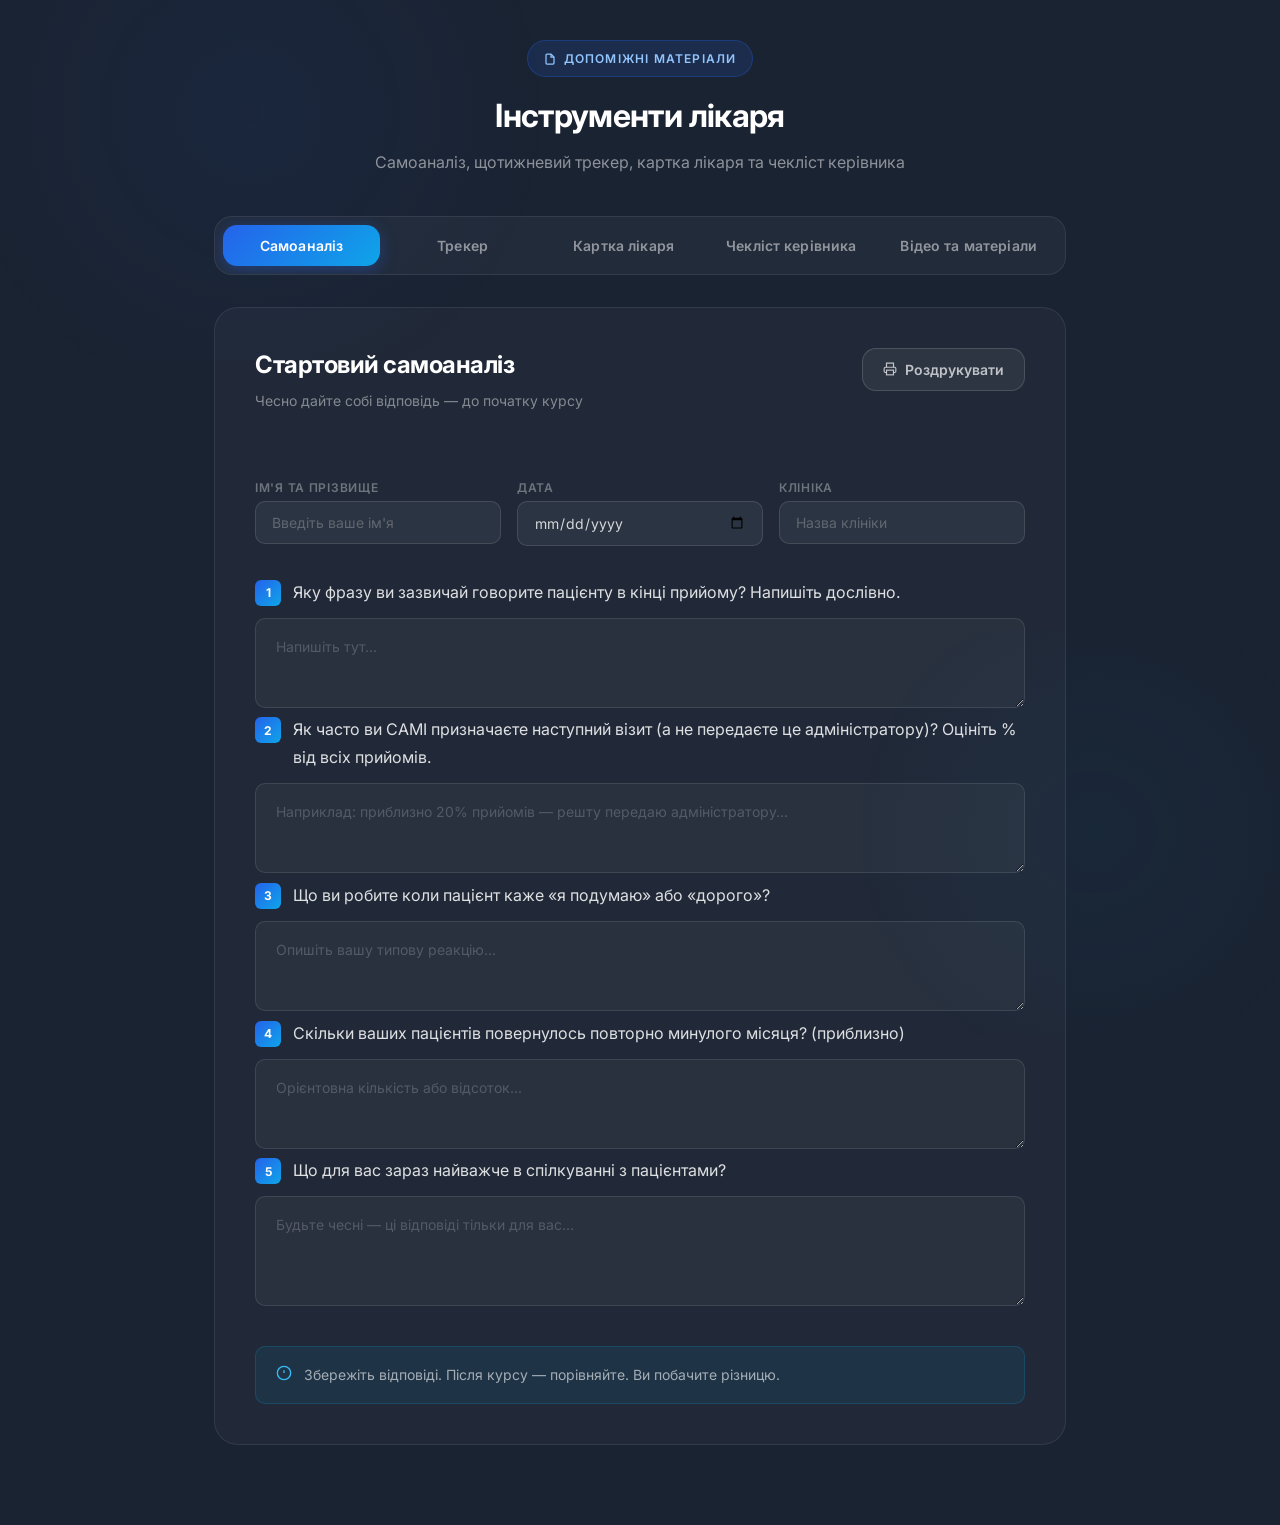
<file: materials.html>
<!DOCTYPE html>
<html lang="uk">
<head>
  <meta charset="UTF-8" />
  <meta name="viewport" content="width=device-width, initial-scale=1.0" />
  <title>Допоміжні матеріали · Курс для лікарів-стоматологів</title>
  <link rel="stylesheet" href="style.css" />
  <style>
    /* ============================================================
       MATERIALS PAGE — PAGE-SPECIFIC STYLES
       ============================================================ */

    body {
      overflow: auto;
      min-height: 100vh;
      background: var(--color-primary-dark);
    }

    /* Ambient background */
    body::before {
      content: '';
      position: fixed;
      top: -15%; left: -8%;
      width: 55%; height: 55%;
      background: radial-gradient(circle, rgba(37,99,235,0.06) 0%, transparent 70%);
      pointer-events: none; z-index: 0;
    }
    body::after {
      content: '';
      position: fixed;
      bottom: -15%; right: -8%;
      width: 45%; height: 45%;
      background: radial-gradient(circle, rgba(14,165,233,0.04) 0%, transparent 70%);
      pointer-events: none; z-index: 0;
    }

    .page-shell {
      max-width: 900px;
      margin: 0 auto;
      padding: var(--space-10) var(--space-6) var(--space-20);
      position: relative; z-index: 1;
    }

    /* ---- Page header ---- */
    .page-header {
      text-align: center;
      margin-bottom: var(--space-10);
    }
    .page-header__badge {
      display: inline-flex; align-items: center; gap: var(--space-2);
      background: rgba(37,99,235,0.15);
      border: 1px solid rgba(37,99,235,0.30);
      color: #93c5fd;
      font-size: var(--font-size-xs);
      font-weight: var(--font-weight-semibold);
      letter-spacing: 0.10em;
      text-transform: uppercase;
      padding: var(--space-2) var(--space-4);
      border-radius: var(--radius-full);
      margin-bottom: var(--space-5);
    }
    .page-header__badge svg {
      width: 12px; height: 12px;
      stroke: currentColor; fill: none; stroke-width: 2.5;
    }
    .page-header h1 {
      font-size: var(--font-size-2xl);
      font-weight: var(--font-weight-bold);
      color: #ffffff;
      letter-spacing: -0.02em;
      line-height: var(--line-height-tight);
      margin-bottom: var(--space-3);
    }
    .page-header p {
      font-size: var(--font-size-base);
      color: rgba(255,255,255,0.50);
      line-height: var(--line-height-relaxed);
    }

    /* ---- Tab nav ---- */
    .tab-nav {
      display: flex;
      background: rgba(255,255,255,0.04);
      border: 1px solid rgba(255,255,255,0.08);
      border-radius: var(--radius-xl);
      padding: var(--space-2);
      margin-bottom: var(--space-8);
      gap: var(--space-1);
      overflow-x: auto;
      scrollbar-width: none;
    }
    .tab-nav::-webkit-scrollbar { display: none; }

    .tab-btn {
      flex: 1;
      min-width: max-content;
      padding: var(--space-3) var(--space-5);
      border-radius: var(--radius-lg);
      border: none;
      background: transparent;
      color: rgba(255,255,255,0.50);
      font-size: var(--font-size-sm);
      font-weight: var(--font-weight-semibold);
      font-family: var(--font-family);
      cursor: pointer;
      white-space: nowrap;
      transition: background var(--transition-fast),
                  color var(--transition-fast);
      letter-spacing: 0.01em;
    }
    .tab-btn:hover { color: rgba(255,255,255,0.80); }
    .tab-btn.is-active {
      background: var(--gradient-blue);
      color: #ffffff;
      box-shadow: 0 4px 16px rgba(37,99,235,0.35);
    }

    /* ---- Tab panels ---- */
    .tab-panel { display: none; }
    .tab-panel.is-active { display: block; animation: panelIn 0.35s ease-out both; }
    @keyframes panelIn {
      from { opacity: 0; transform: translateY(10px); }
      to   { opacity: 1; transform: translateY(0); }
    }

    /* ---- Section card ---- */
    .section-card {
      background: rgba(255,255,255,0.03);
      border: 1px solid rgba(255,255,255,0.08);
      border-radius: var(--radius-2xl);
      padding: var(--space-10);
      backdrop-filter: blur(20px);
      -webkit-backdrop-filter: blur(20px);
    }

    .section-title {
      font-size: var(--font-size-xl);
      font-weight: var(--font-weight-bold);
      color: #ffffff;
      letter-spacing: -0.02em;
      margin-bottom: var(--space-2);
      line-height: var(--line-height-snug);
    }
    .section-subtitle {
      font-size: var(--font-size-sm);
      color: rgba(255,255,255,0.45);
      line-height: var(--line-height-relaxed);
      margin-bottom: var(--space-8);
    }

    /* ---- Print button ---- */
    .btn-print {
      display: inline-flex; align-items: center; gap: var(--space-2);
      padding: var(--space-3) var(--space-5);
      background: rgba(255,255,255,0.06);
      border: 1px solid rgba(255,255,255,0.14);
      border-radius: var(--radius-lg);
      color: rgba(255,255,255,0.70);
      font-size: var(--font-size-sm);
      font-weight: var(--font-weight-semibold);
      font-family: var(--font-family);
      cursor: pointer;
      transition: background var(--transition-fast),
                  border-color var(--transition-fast),
                  color var(--transition-fast);
      float: right;
      margin-top: -var(--space-10);
    }
    .btn-print:hover {
      background: rgba(255,255,255,0.10);
      border-color: rgba(255,255,255,0.25);
      color: #ffffff;
    }
    .btn-print svg {
      width: 14px; height: 14px;
      stroke: currentColor; fill: none; stroke-width: 2;
    }
    .section-header {
      display: flex; align-items: flex-start;
      justify-content: space-between;
      gap: var(--space-4);
      margin-bottom: var(--space-8);
    }
    .section-header-text {}

    /* ====================================================
       TAB 1 — SELF-ANALYSIS
       ==================================================== */
    .self-analysis-meta {
      display: flex; gap: var(--space-4); flex-wrap: wrap;
      margin-bottom: var(--space-8);
    }
    .meta-field {
      display: flex; flex-direction: column; gap: var(--space-1);
      flex: 1; min-width: 140px;
    }
    .meta-label {
      font-size: var(--font-size-xs);
      font-weight: var(--font-weight-semibold);
      letter-spacing: 0.06em;
      text-transform: uppercase;
      color: rgba(255,255,255,0.35);
    }
    .meta-input {
      background: rgba(255,255,255,0.05);
      border: 1px solid rgba(255,255,255,0.12);
      border-radius: var(--radius-md);
      padding: var(--space-3) var(--space-4);
      color: rgba(255,255,255,0.80);
      font-size: var(--font-size-sm);
      font-family: var(--font-family);
      outline: none;
      transition: border-color var(--transition-fast);
    }
    .meta-input:focus { border-color: rgba(37,99,235,0.55); }
    .meta-input::placeholder { color: rgba(255,255,255,0.25); }

    .analysis-question {
      margin-bottom: var(--space-7);
    }
    .analysis-question:last-of-type { margin-bottom: 0; }
    .analysis-q-label {
      display: flex; align-items: flex-start; gap: var(--space-3);
      margin-bottom: var(--space-3);
    }
    .analysis-q-num {
      flex-shrink: 0;
      width: 26px; height: 26px;
      border-radius: var(--radius-sm);
      background: var(--gradient-blue);
      display: flex; align-items: center; justify-content: center;
      font-size: var(--font-size-xs);
      font-weight: var(--font-weight-bold);
      color: #ffffff;
      margin-top: 2px;
    }
    .analysis-q-text {
      font-size: var(--font-size-base);
      color: rgba(255,255,255,0.85);
      line-height: var(--line-height-relaxed);
    }
    .analysis-textarea {
      width: 100%;
      min-height: 90px;
      background: rgba(255,255,255,0.04);
      border: 1px solid rgba(255,255,255,0.10);
      border-radius: var(--radius-md);
      padding: var(--space-4) var(--space-5);
      color: rgba(255,255,255,0.80);
      font-size: var(--font-size-sm);
      font-family: var(--font-family);
      line-height: var(--line-height-relaxed);
      resize: vertical;
      outline: none;
      transition: border-color var(--transition-fast);
    }
    .analysis-textarea:focus { border-color: rgba(37,99,235,0.50); }
    .analysis-textarea::placeholder { color: rgba(255,255,255,0.20); }

    .analysis-note {
      display: flex; align-items: flex-start; gap: var(--space-3);
      padding: var(--space-4) var(--space-5);
      background: rgba(14,165,233,0.08);
      border: 1px solid rgba(14,165,233,0.20);
      border-radius: var(--radius-md);
      margin-top: var(--space-8);
    }
    .analysis-note svg {
      flex-shrink: 0; width: 16px; height: 16px;
      stroke: #38bdf8; fill: none; stroke-width: 2;
      margin-top: 2px;
    }
    .analysis-note p {
      font-size: var(--font-size-sm);
      color: rgba(255,255,255,0.60);
      line-height: var(--line-height-relaxed);
    }

    /* ====================================================
       TAB 2 — TRACKER
       ==================================================== */
    .tracker-week-field {
      display: flex; align-items: center; gap: var(--space-3);
      margin-bottom: var(--space-6);
    }
    .tracker-week-label {
      font-size: var(--font-size-base);
      color: rgba(255,255,255,0.70);
      font-weight: var(--font-weight-semibold);
    }
    .tracker-week-input {
      background: rgba(255,255,255,0.05);
      border: 1px solid rgba(255,255,255,0.12);
      border-radius: var(--radius-md);
      padding: var(--space-2) var(--space-4);
      color: rgba(255,255,255,0.80);
      font-size: var(--font-size-sm);
      font-family: var(--font-family);
      width: 200px; outline: none;
      transition: border-color var(--transition-fast);
    }
    .tracker-week-input:focus { border-color: rgba(37,99,235,0.55); }
    .tracker-week-input::placeholder { color: rgba(255,255,255,0.25); }

    .tracker-table-wrap {
      overflow-x: auto;
      border-radius: var(--radius-lg);
      border: 1px solid rgba(255,255,255,0.08);
      margin-bottom: var(--space-6);
    }
    .tracker-table {
      width: 100%;
      border-collapse: collapse;
      font-size: var(--font-size-sm);
    }
    .tracker-table th {
      padding: var(--space-3) var(--space-4);
      background: rgba(255,255,255,0.06);
      color: rgba(255,255,255,0.45);
      font-size: var(--font-size-xs);
      font-weight: var(--font-weight-bold);
      letter-spacing: 0.06em;
      text-transform: uppercase;
      text-align: left;
      white-space: nowrap;
      border-bottom: 1px solid rgba(255,255,255,0.08);
    }
    .tracker-table td {
      padding: var(--space-3) var(--space-4);
      border-bottom: 1px solid rgba(255,255,255,0.05);
      color: rgba(255,255,255,0.70);
    }
    .tracker-table tr:last-child td { border-bottom: none; }
    .tracker-table tr.totals-row td {
      background: rgba(37,99,235,0.07);
      font-weight: var(--font-weight-semibold);
      color: rgba(255,255,255,0.85);
      border-top: 1px solid rgba(37,99,235,0.20);
    }
    .tracker-table td.day-label {
      font-weight: var(--font-weight-semibold);
      color: rgba(255,255,255,0.55);
      min-width: 70px;
    }
    .tracker-input {
      background: transparent;
      border: none;
      border-bottom: 1px solid rgba(255,255,255,0.12);
      color: rgba(255,255,255,0.80);
      font-size: var(--font-size-sm);
      font-family: var(--font-family);
      width: 100%;
      min-width: 80px;
      padding: var(--space-1) var(--space-2);
      outline: none;
      transition: border-color var(--transition-fast);
    }
    .tracker-input:focus { border-color: rgba(37,99,235,0.55); }
    .tracker-input::placeholder { color: rgba(255,255,255,0.18); }
    .pct-cell {
      font-weight: var(--font-weight-bold);
      color: #60a5fa;
      min-width: 60px;
    }

    .tracker-target-box {
      display: flex; align-items: center; gap: var(--space-4);
      padding: var(--space-4) var(--space-6);
      background: rgba(16,185,129,0.08);
      border: 1px solid rgba(16,185,129,0.22);
      border-radius: var(--radius-md);
      margin-bottom: var(--space-8);
    }
    .tracker-target-box svg {
      flex-shrink: 0; width: 18px; height: 18px;
      stroke: #34d399; fill: none; stroke-width: 2;
    }
    .tracker-target-box p {
      font-size: var(--font-size-sm);
      color: rgba(255,255,255,0.65);
      line-height: var(--line-height-relaxed);
    }
    .tracker-target-box strong { color: #6ee7b7; }

    .tracker-reflection {
      display: flex; flex-direction: column; gap: var(--space-5);
    }
    .reflection-item {}
    .reflection-label {
      font-size: var(--font-size-xs);
      font-weight: var(--font-weight-bold);
      letter-spacing: 0.06em;
      text-transform: uppercase;
      color: rgba(255,255,255,0.35);
      margin-bottom: var(--space-2);
    }
    .reflection-area {
      width: 100%;
      min-height: 72px;
      background: rgba(255,255,255,0.04);
      border: 1px solid rgba(255,255,255,0.10);
      border-radius: var(--radius-md);
      padding: var(--space-4) var(--space-5);
      color: rgba(255,255,255,0.80);
      font-size: var(--font-size-sm);
      font-family: var(--font-family);
      line-height: var(--line-height-relaxed);
      resize: vertical; outline: none;
      transition: border-color var(--transition-fast);
    }
    .reflection-area:focus { border-color: rgba(37,99,235,0.50); }
    .reflection-area::placeholder { color: rgba(255,255,255,0.18); }

    /* ====================================================
       TAB 3 — DOCTOR CARD
       ==================================================== */
    .doctor-card-wrap {
      display: grid;
      grid-template-columns: 1fr 1fr;
      gap: var(--space-5);
    }
    @media (max-width: 640px) {
      .doctor-card-wrap { grid-template-columns: 1fr; }
    }

    .card-block {
      padding: var(--space-5) var(--space-6);
      background: rgba(255,255,255,0.04);
      border: 1px solid rgba(255,255,255,0.08);
      border-radius: var(--radius-lg);
    }
    .card-block--accent {
      background: rgba(37,99,235,0.08);
      border-color: rgba(37,99,235,0.22);
    }
    .card-block--danger {
      background: rgba(239,68,68,0.07);
      border-color: rgba(239,68,68,0.18);
    }
    .card-block--wide {
      grid-column: 1 / -1;
    }

    .card-block-title {
      font-size: var(--font-size-xs);
      font-weight: var(--font-weight-bold);
      letter-spacing: 0.08em;
      text-transform: uppercase;
      margin-bottom: var(--space-4);
    }
    .card-block--accent .card-block-title { color: #60a5fa; }
    .card-block--danger .card-block-title { color: #f87171; }
    .card-block:not(.card-block--accent):not(.card-block--danger) .card-block-title {
      color: rgba(255,255,255,0.40);
    }

    .card-steps {
      display: flex; flex-direction: column;
      gap: var(--space-2);
      counter-reset: step-counter;
    }
    .card-step {
      display: flex; align-items: flex-start; gap: var(--space-3);
      counter-increment: step-counter;
    }
    .card-step::before {
      content: counter(step-counter);
      flex-shrink: 0;
      width: 22px; height: 22px;
      border-radius: 50%;
      background: rgba(37,99,235,0.25);
      border: 1px solid rgba(37,99,235,0.40);
      display: flex; align-items: center; justify-content: center;
      font-size: 10px;
      font-weight: var(--font-weight-bold);
      color: #93c5fd;
      margin-top: 2px;
    }
    .card-step span {
      font-size: var(--font-size-sm);
      color: rgba(255,255,255,0.70);
      line-height: var(--line-height-relaxed);
    }

    .card-highlight-box {
      padding: var(--space-4) var(--space-5);
      background: rgba(37,99,235,0.12);
      border: 1px solid rgba(37,99,235,0.25);
      border-radius: var(--radius-md);
      margin-bottom: var(--space-4);
    }
    .card-highlight-label {
      font-size: var(--font-size-xs);
      font-weight: var(--font-weight-bold);
      letter-spacing: 0.06em;
      text-transform: uppercase;
      color: rgba(255,255,255,0.35);
      margin-bottom: var(--space-1);
    }
    .card-highlight-text {
      font-size: var(--font-size-sm);
      color: #93c5fd;
      font-weight: var(--font-weight-medium);
      line-height: var(--line-height-relaxed);
    }

    .card-objection-list {
      display: flex; flex-direction: column;
      gap: var(--space-3);
    }
    .card-objection {
      display: flex; align-items: flex-start; gap: var(--space-3);
    }
    .card-objection-trigger {
      flex-shrink: 0;
      font-size: var(--font-size-xs);
      font-weight: var(--font-weight-bold);
      color: #fbbf24;
      background: rgba(245,158,11,0.12);
      border: 1px solid rgba(245,158,11,0.25);
      border-radius: var(--radius-sm);
      padding: var(--space-1) var(--space-2);
      white-space: nowrap;
    }
    .card-objection-response {
      font-size: var(--font-size-sm);
      color: rgba(255,255,255,0.65);
      line-height: var(--line-height-relaxed);
    }

    .card-phrase-list {
      display: flex; flex-direction: column; gap: var(--space-2);
    }
    .card-phrase {
      font-size: var(--font-size-sm);
      color: rgba(255,255,255,0.65);
      padding: var(--space-2) var(--space-3);
      background: rgba(255,255,255,0.04);
      border-radius: var(--radius-sm);
      border-left: 2px solid rgba(14,165,233,0.45);
      line-height: var(--line-height-snug);
    }
    .card-phrase-killer {
      font-size: var(--font-size-sm);
      color: rgba(255,255,255,0.55);
      padding: var(--space-2) var(--space-3);
      background: rgba(239,68,68,0.06);
      border-radius: var(--radius-sm);
      border-left: 2px solid rgba(239,68,68,0.35);
      line-height: var(--line-height-snug);
      text-decoration: line-through;
      text-decoration-color: rgba(239,68,68,0.50);
    }

    .card-rec-list {
      display: flex; flex-direction: column; gap: var(--space-3);
    }
    .card-rec-item {
      display: flex; align-items: flex-start; gap: var(--space-3);
    }
    .card-rec-dot {
      flex-shrink: 0;
      width: 8px; height: 8px;
      border-radius: 50%;
      background: var(--gradient-teal);
      margin-top: 6px;
    }
    .card-rec-text { font-size: var(--font-size-sm); color: rgba(255,255,255,0.65); line-height: var(--line-height-relaxed); }
    .card-rec-text strong { color: #7dd3fc; font-weight: var(--font-weight-semibold); }

    /* ====================================================
       TAB 4 — MANAGER CHECKLIST
       ==================================================== */
    .checklist-meta {
      display: grid;
      grid-template-columns: 1fr 1fr;
      gap: var(--space-4);
      margin-bottom: var(--space-8);
    }
    @media (max-width: 580px) {
      .checklist-meta { grid-template-columns: 1fr; }
    }

    .checklist-items {
      display: flex; flex-direction: column;
      gap: var(--space-2);
      margin-bottom: var(--space-8);
    }
    .checklist-item {
      display: flex; align-items: flex-start; gap: var(--space-4);
      padding: var(--space-4) var(--space-5);
      background: rgba(255,255,255,0.03);
      border: 1px solid rgba(255,255,255,0.07);
      border-radius: var(--radius-md);
      transition: background var(--transition-fast),
                  border-color var(--transition-fast);
    }
    .checklist-item:hover {
      background: rgba(255,255,255,0.05);
      border-color: rgba(255,255,255,0.12);
    }

    .checklist-num {
      flex-shrink: 0;
      width: 26px; height: 26px;
      border-radius: var(--radius-sm);
      background: rgba(255,255,255,0.07);
      display: flex; align-items: center; justify-content: center;
      font-size: var(--font-size-xs);
      font-weight: var(--font-weight-bold);
      color: rgba(255,255,255,0.40);
      margin-top: 1px;
    }
    .checklist-text {
      flex: 1;
      font-size: var(--font-size-sm);
      color: rgba(255,255,255,0.75);
      line-height: var(--line-height-relaxed);
    }
    .checklist-radios {
      flex-shrink: 0;
      display: flex; gap: var(--space-2);
      margin-top: 1px;
    }

    .radio-option {
      display: flex; align-items: center; gap: var(--space-1);
      cursor: pointer;
    }
    .radio-option input[type="radio"] {
      appearance: none; -webkit-appearance: none;
      width: 14px; height: 14px;
      border-radius: 50%;
      border: 1.5px solid rgba(255,255,255,0.20);
      background: transparent;
      cursor: pointer;
      transition: border-color var(--transition-fast),
                  background var(--transition-fast);
    }
    .radio-option input[type="radio"]:checked { border-color: transparent; }
    .radio-option.yes input[type="radio"]:checked   { background: #10b981; box-shadow: 0 0 0 3px rgba(16,185,129,0.25); }
    .radio-option.no  input[type="radio"]:checked   { background: #ef4444; box-shadow: 0 0 0 3px rgba(239,68,68,0.25); }
    .radio-option.part input[type="radio"]:checked  { background: #f59e0b; box-shadow: 0 0 0 3px rgba(245,158,11,0.25); }
    .radio-label {
      font-size: 10px;
      font-weight: var(--font-weight-bold);
      letter-spacing: 0.04em;
      text-transform: uppercase;
    }
    .radio-option.yes  .radio-label { color: rgba(52,211,153,0.70); }
    .radio-option.no   .radio-label { color: rgba(248,113,113,0.70); }
    .radio-option.part .radio-label { color: rgba(251,191,36,0.70); }

    /* Score display */
    .checklist-score-row {
      display: flex; align-items: center; gap: var(--space-4);
      padding: var(--space-5) var(--space-6);
      background: rgba(37,99,235,0.08);
      border: 1px solid rgba(37,99,235,0.20);
      border-radius: var(--radius-lg);
      margin-bottom: var(--space-6);
    }
    .score-num-big {
      font-size: var(--font-size-2xl);
      font-weight: var(--font-weight-black);
      color: #60a5fa;
      line-height: 1;
      min-width: 60px;
    }
    .score-legend {
      display: flex; flex-direction: column; gap: var(--space-1);
    }
    .score-legend-item {
      font-size: var(--font-size-xs);
      color: rgba(255,255,255,0.45);
    }
    .score-legend-item span { font-weight: var(--font-weight-semibold); }
    .score-legend-item.pass span  { color: #34d399; }
    .score-legend-item.ok span    { color: #fbbf24; }
    .score-legend-item.fail span  { color: #f87171; }

    .checklist-comments {
      display: flex; flex-direction: column; gap: var(--space-5);
    }
    .comment-field label {
      display: block;
      font-size: var(--font-size-xs);
      font-weight: var(--font-weight-bold);
      letter-spacing: 0.06em;
      text-transform: uppercase;
      color: rgba(255,255,255,0.35);
      margin-bottom: var(--space-2);
    }
    .comment-area {
      width: 100%;
      min-height: 72px;
      background: rgba(255,255,255,0.04);
      border: 1px solid rgba(255,255,255,0.10);
      border-radius: var(--radius-md);
      padding: var(--space-4) var(--space-5);
      color: rgba(255,255,255,0.80);
      font-size: var(--font-size-sm);
      font-family: var(--font-family);
      line-height: var(--line-height-relaxed);
      resize: vertical; outline: none;
      transition: border-color var(--transition-fast);
    }
    .comment-area:focus { border-color: rgba(37,99,235,0.50); }
    .comment-area::placeholder { color: rgba(255,255,255,0.18); }

    /* ====================================================
       RESPONSIVE
       ==================================================== */
    @media (max-width: 600px) {
      .page-shell { padding: var(--space-6) var(--space-4) var(--space-12); }
      .section-card { padding: var(--space-6) var(--space-5); }
      .tab-btn { font-size: 11px; padding: var(--space-2) var(--space-3); }
      .checklist-radios { flex-direction: column; gap: var(--space-1); }
    }

    /* ====================================================
       PRINT STYLES
       ==================================================== */
    @media print {
      body { background: white; overflow: auto; }
      body::before, body::after { display: none; }
      .page-header, .tab-nav, .btn-print { display: none !important; }
      .tab-panel { display: none !important; }
      .tab-panel.print-target { display: block !important; }
      .section-card {
        background: white;
        border: 1px solid #e2e8f0;
        box-shadow: none;
        backdrop-filter: none;
        -webkit-backdrop-filter: none;
      }
      .page-shell { max-width: 100%; padding: 0; }

      /* Tab 3 — card: A5 two-column */
      .doctor-card-wrap { break-inside: avoid; }

      /* Color overrides for print */
      .section-title { color: #0f172a; }
      .section-subtitle { color: #64748b; }
      .card-block-title { color: #1d4ed8 !important; }
      .card-block-title.danger { color: #ef4444 !important; }
      .card-step span { color: #334155; }
      .card-highlight-text { color: #1d4ed8; }
      .card-objection-trigger { background: #fef3c7; border-color: #f59e0b; color: #92400e; }
      .card-objection-response { color: #334155; }
      .card-phrase { background: #f0f9ff; border-color: #0ea5e9; color: #0f172a; }
      .card-phrase-killer { background: #fff1f2; border-color: #ef4444; color: #64748b; }
      .card-rec-text { color: #334155; }
      .analysis-q-text { color: #0f172a; }
      .analysis-textarea { background: white; border: 1px solid #cbd5e1; color: #0f172a; min-height: 80px; }
      .meta-input { background: white; border: 1px solid #cbd5e1; color: #0f172a; }
      .tracker-table th { background: #f1f5f9; color: #64748b; }
      .tracker-table td { color: #334155; }
      .tracker-input { border-bottom: 1px solid #94a3b8; color: #0f172a; }
      .checklist-item { background: white; border: 1px solid #e2e8f0; }
      .checklist-text { color: #334155; }
      .checklist-score-row { background: #eff6ff; border-color: #bfdbfe; }
      .score-num-big { color: #1d4ed8; }
      .analysis-note { background: #f0f9ff; border-color: #bae6fd; }
      .analysis-note p { color: #334155; }
      .tracker-target-box { background: #f0fdf4; border-color: #bbf7d0; }
      .tracker-target-box p { color: #334155; }
      .reflection-area { background: white; border: 1px solid #cbd5e1; color: #0f172a; }
      .comment-area { background: white; border: 1px solid #cbd5e1; color: #0f172a; }
      .section-header-text .section-title { color: #0f172a; }
    }
  </style>
</head>
<body>

<div class="page-shell">

  <!-- Page header -->
  <div class="page-header">
    <div class="page-header__badge">
      <svg viewBox="0 0 24 24"><path d="M14 2H6a2 2 0 0 0-2 2v16a2 2 0 0 0 2 2h12a2 2 0 0 0 2-2V8z"/><polyline points="14 2 14 8 20 8"/></svg>
      Допоміжні матеріали
    </div>
    <h1>Інструменти лікаря</h1>
    <p>Самоаналіз, щотижневий трекер, картка лікаря та чекліст керівника</p>
  </div>

  <!-- Tab navigation -->
  <nav class="tab-nav" role="tablist" aria-label="Розділи матеріалів">
    <button class="tab-btn is-active" role="tab" aria-selected="true"  aria-controls="panel-analysis"  id="tab-analysis">Самоаналіз</button>
    <button class="tab-btn"           role="tab" aria-selected="false" aria-controls="panel-tracker"   id="tab-tracker">Трекер</button>
    <button class="tab-btn"           role="tab" aria-selected="false" aria-controls="panel-card"      id="tab-card">Картка лікаря</button>
    <button class="tab-btn"           role="tab" aria-selected="false" aria-controls="panel-checklist" id="tab-checklist">Чекліст керівника</button>
    <button class="tab-btn"           role="tab" aria-selected="false" aria-controls="panel-resources" id="tab-resources">Відео та матеріали</button>
  </nav>

  <!-- ================================================================
       TAB 1 — SELF-ANALYSIS
       ================================================================ -->
  <div class="tab-panel is-active" id="panel-analysis" role="tabpanel" aria-labelledby="tab-analysis">
    <div class="section-card">
      <div class="section-header">
        <div class="section-header-text">
          <h2 class="section-title">Стартовий самоаналіз</h2>
          <p class="section-subtitle">Чесно дайте собі відповідь — до початку курсу</p>
        </div>
        <button class="btn-print" onclick="printTab('panel-analysis')" type="button">
          <svg viewBox="0 0 24 24"><polyline points="6 9 6 2 18 2 18 9"/><path d="M6 18H4a2 2 0 0 1-2-2v-5a2 2 0 0 1 2-2h16a2 2 0 0 1 2 2v5a2 2 0 0 1-2 2h-2"/><rect x="6" y="14" width="12" height="8"/></svg>
          Роздрукувати
        </button>
      </div>

      <div class="self-analysis-meta">
        <div class="meta-field">
          <span class="meta-label">Ім'я та прізвище</span>
          <input type="text" class="meta-input" placeholder="Введіть ваше ім'я" autocomplete="off" />
        </div>
        <div class="meta-field">
          <span class="meta-label">Дата</span>
          <input type="date" class="meta-input" />
        </div>
        <div class="meta-field">
          <span class="meta-label">Клініка</span>
          <input type="text" class="meta-input" placeholder="Назва клініки" autocomplete="off" />
        </div>
      </div>

      <div class="analysis-question">
        <div class="analysis-q-label">
          <div class="analysis-q-num">1</div>
          <div class="analysis-q-text">Яку фразу ви зазвичай говорите пацієнту в кінці прийому? Напишіть дослівно.</div>
        </div>
        <textarea class="analysis-textarea" placeholder="Напишіть тут..."></textarea>
      </div>

      <div class="analysis-question">
        <div class="analysis-q-label">
          <div class="analysis-q-num">2</div>
          <div class="analysis-q-text">Як часто ви САМІ призначаєте наступний візит (а не передаєте це адміністратору)? Оцініть % від всіх прийомів.</div>
        </div>
        <textarea class="analysis-textarea" placeholder="Наприклад: приблизно 20% прийомів — решту передаю адміністратору..."></textarea>
      </div>

      <div class="analysis-question">
        <div class="analysis-q-label">
          <div class="analysis-q-num">3</div>
          <div class="analysis-q-text">Що ви робите коли пацієнт каже «я подумаю» або «дорого»?</div>
        </div>
        <textarea class="analysis-textarea" placeholder="Опишіть вашу типову реакцію..."></textarea>
      </div>

      <div class="analysis-question">
        <div class="analysis-q-label">
          <div class="analysis-q-num">4</div>
          <div class="analysis-q-text">Скільки ваших пацієнтів повернулось повторно минулого місяця? (приблизно)</div>
        </div>
        <textarea class="analysis-textarea" placeholder="Орієнтовна кількість або відсоток..."></textarea>
      </div>

      <div class="analysis-question">
        <div class="analysis-q-label">
          <div class="analysis-q-num">5</div>
          <div class="analysis-q-text">Що для вас зараз найважче в спілкуванні з пацієнтами?</div>
        </div>
        <textarea class="analysis-textarea" style="min-height:110px" placeholder="Будьте чесні — ці відповіді тільки для вас..."></textarea>
      </div>

      <div class="analysis-note">
        <svg viewBox="0 0 24 24"><circle cx="12" cy="12" r="10"/><line x1="12" y1="8" x2="12" y2="12"/><line x1="12" y1="16" x2="12.01" y2="16"/></svg>
        <p>Збережіть відповіді. Після курсу — порівняйте. Ви побачите різницю.</p>
      </div>
    </div>
  </div>

  <!-- ================================================================
       TAB 2 — WEEKLY TRACKER
       ================================================================ -->
  <div class="tab-panel" id="panel-tracker" role="tabpanel" aria-labelledby="tab-tracker">
    <div class="section-card">
      <div class="section-header">
        <div class="section-header-text">
          <h2 class="section-title">Щотижневий трекер лікаря</h2>
          <p class="section-subtitle">Відстежуйте результат кожного тижня</p>
        </div>
        <button class="btn-print" onclick="printTab('panel-tracker')" type="button">
          <svg viewBox="0 0 24 24"><polyline points="6 9 6 2 18 2 18 9"/><path d="M6 18H4a2 2 0 0 1-2-2v-5a2 2 0 0 1 2-2h16a2 2 0 0 1 2 2v5a2 2 0 0 1-2 2h-2"/><rect x="6" y="14" width="12" height="8"/></svg>
          Роздрукувати
        </button>
      </div>

      <div class="tracker-week-field">
        <span class="tracker-week-label">Тиждень:</span>
        <input type="text" class="tracker-week-input" placeholder="01.01 — 07.01.2026" />
        <span class="tracker-week-label" style="margin-left:var(--space-4)">Лікар:</span>
        <input type="text" class="tracker-week-input" placeholder="Ім'я лікаря" />
      </div>

      <div class="tracker-table-wrap">
        <table class="tracker-table" id="trackerTable">
          <thead>
            <tr>
              <th>День</th>
              <th>Пацієнтів прийнято</th>
              <th>Записано на наступний візит</th>
              <th>%</th>
              <th>Нотатки</th>
            </tr>
          </thead>
          <tbody id="trackerBody">
          </tbody>
        </table>
      </div>

      <div class="tracker-target-box">
        <svg viewBox="0 0 24 24"><polyline points="20 6 9 17 4 12"/></svg>
        <p><strong>Ціль:</strong> 80%+ пацієнтів виходять з записом на наступний візит</p>
      </div>

      <div class="tracker-reflection">
        <div class="reflection-item">
          <div class="reflection-label">Що спрацювало цього тижня?</div>
          <textarea class="reflection-area" placeholder="Які техніки, фрази або ситуації дали хороший результат..."></textarea>
        </div>
        <div class="reflection-item">
          <div class="reflection-label">Де виникали труднощі?</div>
          <textarea class="reflection-area" placeholder="Які ситуації або заперечення давалися важко..."></textarea>
        </div>
        <div class="reflection-item">
          <div class="reflection-label">Ціль на наступний тиждень</div>
          <textarea class="reflection-area" placeholder="Конкретна ціль на наступний тиждень — одна-дві речі..."></textarea>
        </div>
      </div>
    </div>
  </div>

  <!-- ================================================================
       TAB 3 — DOCTOR CARD
       ================================================================ -->
  <div class="tab-panel" id="panel-card" role="tabpanel" aria-labelledby="tab-card">
    <div class="section-card">
      <div class="section-header">
        <div class="section-header-text">
          <h2 class="section-title">Картка лікаря</h2>
          <p class="section-subtitle">Роздрукуйте та тримайте при собі першу неділю</p>
        </div>
        <button class="btn-print" onclick="printTab('panel-card')" type="button">
          <svg viewBox="0 0 24 24"><polyline points="6 9 6 2 18 2 18 9"/><path d="M6 18H4a2 2 0 0 1-2-2v-5a2 2 0 0 1 2-2h16a2 2 0 0 1 2 2v5a2 2 0 0 1-2 2h-2"/><rect x="6" y="14" width="12" height="8"/></svg>
          Роздрукувати
        </button>
      </div>

      <div class="doctor-card-wrap">

        <!-- Protocol -->
        <div class="card-block card-block--accent">
          <div class="card-block-title">Протокол завершення прийому</div>
          <div class="card-steps">
            <div class="card-step"><span>Підсумок — що зробили</span></div>
            <div class="card-step"><span>Медична необхідність — чому важливо далі</span></div>
            <div class="card-step"><span>Термін — конкретна дата або проміжок</span></div>
            <div class="card-step"><span>Фраза-місток — передаєте адміністратору</span></div>
            <div class="card-step"><span>Адміністратор фіксує запис</span></div>
          </div>
        </div>

        <!-- Bridge phrase -->
        <div class="card-block">
          <div class="card-block-title">Фраза-місток</div>
          <div class="card-highlight-box">
            <div class="card-highlight-label">Шаблон</div>
            <div class="card-highlight-text">«[Ім'я адмін], запишіть [ім'я пацієнта] через [термін] — [процедура]»</div>
          </div>
          <div class="card-highlight-box" style="background:rgba(16,185,129,0.08);border-color:rgba(16,185,129,0.22)">
            <div class="card-highlight-label">Приклад</div>
            <div class="card-highlight-text" style="color:#6ee7b7">«Марино, запишіть Олену через 10 днів — завершення лікування 36-го зуба»</div>
          </div>
        </div>

        <!-- Objections -->
        <div class="card-block card-block--wide">
          <div class="card-block-title">Заперечення — швидкі відповіді</div>
          <div class="card-objection-list">
            <div class="card-objection">
              <span class="card-objection-trigger">«Дорого»</span>
              <span class="card-objection-response">«Давайте з'ясуємо що саме. Розіб'ємо на кроки?»</span>
            </div>
            <div class="card-objection">
              <span class="card-objection-trigger">«Я подумаю»</span>
              <span class="card-objection-response">«Є щось конкретне що зупиняє?»</span>
            </div>
            <div class="card-objection">
              <span class="card-objection-trigger">«Потім»</span>
              <span class="card-objection-response">«Через 6 міс буде складніше і дорожче. Вибір ваш.»</span>
            </div>
          </div>
        </div>

        <!-- Top 3 recommendations -->
        <div class="card-block">
          <div class="card-block-title">Топ-3 рекомендації</div>
          <div class="card-rec-list">
            <div class="card-rec-item">
              <div class="card-rec-dot"></div>
              <div class="card-rec-text"><strong>Профгігієна</strong> — «Через 3 міс — збережемо результат»</div>
            </div>
            <div class="card-rec-item">
              <div class="card-rec-dot"></div>
              <div class="card-rec-text"><strong>Капа</strong> — «Бачу сліди стирання — захистимо зуби»</div>
            </div>
            <div class="card-rec-item">
              <div class="card-rec-dot"></div>
              <div class="card-rec-text"><strong>Відбілювання</strong> — «Після гігієни — ідеальний момент»</div>
            </div>
          </div>
        </div>

        <!-- Phrases that work -->
        <div class="card-block">
          <div class="card-block-title">Фрази що підвищують довіру</div>
          <div class="card-phrase-list">
            <div class="card-phrase">«Якби це був мій зуб...»</div>
            <div class="card-phrase">«Покажу на знімку...»</div>
            <div class="card-phrase">«Розіб'ємо на кроки...»</div>
          </div>
        </div>

        <!-- Killer phrases -->
        <div class="card-block card-block--danger card-block--wide">
          <div class="card-block-title">Фрази-вбивці — уникайте</div>
          <div class="card-phrase-list" style="display:grid;grid-template-columns:1fr 1fr;gap:var(--space-2)">
            <div class="card-phrase-killer">«Вам треба...»</div>
            <div class="card-phrase-killer">«Якщо хочете, подумайте»</div>
            <div class="card-phrase-killer">«Я б не тягнув...»</div>
            <div class="card-phrase-killer">«Це дорого, але...»</div>
          </div>
        </div>

      </div>
    </div>
  </div>

  <!-- ================================================================
       TAB 4 — MANAGER CHECKLIST
       ================================================================ -->
  <div class="tab-panel" id="panel-checklist" role="tabpanel" aria-labelledby="tab-checklist">
    <div class="section-card">
      <div class="section-header">
        <div class="section-header-text">
          <h2 class="section-title">Чекліст перевірки лікаря</h2>
          <p class="section-subtitle">Щотижнева оцінка керівником</p>
        </div>
        <button class="btn-print" onclick="printTab('panel-checklist')" type="button">
          <svg viewBox="0 0 24 24"><polyline points="6 9 6 2 18 2 18 9"/><path d="M6 18H4a2 2 0 0 1-2-2v-5a2 2 0 0 1 2-2h16a2 2 0 0 1 2 2v5a2 2 0 0 1-2 2h-2"/><rect x="6" y="14" width="12" height="8"/></svg>
          Роздрукувати
        </button>
      </div>

      <div class="checklist-meta">
        <div class="meta-field">
          <span class="meta-label">Лікар</span>
          <input type="text" class="meta-input" placeholder="Ім'я лікаря" autocomplete="off" />
        </div>
        <div class="meta-field">
          <span class="meta-label">Дата</span>
          <input type="date" class="meta-input" />
        </div>
        <div class="meta-field">
          <span class="meta-label">Клініка</span>
          <input type="text" class="meta-input" placeholder="Назва клініки" autocomplete="off" />
        </div>
        <div class="meta-field">
          <span class="meta-label">Перевіряв</span>
          <input type="text" class="meta-input" placeholder="Ім'я керівника" autocomplete="off" />
        </div>
      </div>

      <div class="checklist-items" id="checklistItems"></div>

      <div class="checklist-score-row">
        <div class="score-num-big" id="scoreDisplay">0 / 10</div>
        <div class="score-legend">
          <div class="score-legend-item pass"><span>8–10</span> — Відмінно</div>
          <div class="score-legend-item ok"><span>6–7</span> — Добре, є зони для росту</div>
          <div class="score-legend-item fail"><span>до 6</span> — Потрібна робота</div>
        </div>
      </div>

      <div class="checklist-comments">
        <div class="comment-field">
          <label for="commentNote">Що відзначити</label>
          <textarea id="commentNote" class="comment-area" placeholder="Що лікар робить добре — вкажіть конкретно..."></textarea>
        </div>
        <div class="comment-field">
          <label for="commentImprove">Що покращити</label>
          <textarea id="commentImprove" class="comment-area" placeholder="Що потребує уваги — без оціночних суджень..."></textarea>
        </div>
        <div class="comment-field">
          <label for="commentGoal">Ціль до наступної перевірки</label>
          <textarea id="commentGoal" class="comment-area" placeholder="Один-два конкретних кроки на наступний тиждень..."></textarea>
        </div>
      </div>

    </div>
  </div>

</div>

<script>
(function () {
  'use strict';

  /* ================================================================
     TAB SWITCHING
     ================================================================ */
  var tabs   = document.querySelectorAll('.tab-btn');
  var panels = document.querySelectorAll('.tab-panel');

  tabs.forEach(function (btn) {
    btn.addEventListener('click', function () {
      var target = btn.getAttribute('aria-controls');

      tabs.forEach(function (t) {
        t.classList.remove('is-active');
        t.setAttribute('aria-selected', 'false');
      });
      panels.forEach(function (p) {
        p.classList.remove('is-active');
      });

      btn.classList.add('is-active');
      btn.setAttribute('aria-selected', 'true');
      var panel = document.getElementById(target);
      if (panel) { panel.classList.add('is-active'); }
    });
  });

  /* ================================================================
     TRACKER TABLE — build rows + live % calculation
     ================================================================ */
  var DAYS = ['Пн', 'Вт', 'Ср', 'Чт', 'Пт', 'Сб'];
  var tbody = document.getElementById('trackerBody');

  function buildTrackerRows() {
    DAYS.forEach(function (day, idx) {
      var tr = document.createElement('tr');

      var tdDay = document.createElement('td');
      tdDay.className = 'day-label';
      tdDay.textContent = day;

      var tdTotal = document.createElement('td');
      var inTotal = document.createElement('input');
      inTotal.type = 'number';
      inTotal.className = 'tracker-input';
      inTotal.placeholder = '—';
      inTotal.min = '0';
      inTotal.dataset.row = String(idx);
      inTotal.dataset.col = 'total';
      tdTotal.appendChild(inTotal);

      var tdBooked = document.createElement('td');
      var inBooked = document.createElement('input');
      inBooked.type = 'number';
      inBooked.className = 'tracker-input';
      inBooked.placeholder = '—';
      inBooked.min = '0';
      inBooked.dataset.row = String(idx);
      inBooked.dataset.col = 'booked';
      tdBooked.appendChild(inBooked);

      var tdPct = document.createElement('td');
      tdPct.className = 'pct-cell';
      tdPct.dataset.row = String(idx);
      tdPct.dataset.type = 'pct';
      tdPct.textContent = '—';

      var tdNote = document.createElement('td');
      var inNote = document.createElement('input');
      inNote.type = 'text';
      inNote.className = 'tracker-input';
      inNote.placeholder = 'Нотатка...';
      inNote.style.minWidth = '120px';
      tdNote.appendChild(inNote);

      tr.appendChild(tdDay);
      tr.appendChild(tdTotal);
      tr.appendChild(tdBooked);
      tr.appendChild(tdPct);
      tr.appendChild(tdNote);
      tbody.appendChild(tr);

      inTotal.addEventListener('input', function () { recalcRow(idx); });
      inBooked.addEventListener('input', function () { recalcRow(idx); });
    });

    /* Totals row */
    var trTotals = document.createElement('tr');
    trTotals.className = 'totals-row';

    var labels = ['РАЗОМ', '', '', '', ''];
    for (var i = 0; i < 5; i++) {
      var td = document.createElement('td');
      if (i === 0) {
        td.className = 'day-label';
        td.textContent = 'РАЗОМ';
      } else if (i === 1) {
        td.id = 'totalSum';
        td.textContent = '—';
      } else if (i === 2) {
        td.id = 'bookedSum';
        td.textContent = '—';
      } else if (i === 3) {
        td.className = 'pct-cell';
        td.id = 'totalPct';
        td.textContent = '—';
      } else {
        td.textContent = '';
      }
      trTotals.appendChild(td);
    }
    tbody.appendChild(trTotals);
  }

  function recalcRow(rowIdx) {
    var inputs = tbody.querySelectorAll('[data-row="' + rowIdx + '"]');
    var totalInput = null, bookedInput = null;
    inputs.forEach(function (el) {
      if (el.dataset.col === 'total')  totalInput  = el;
      if (el.dataset.col === 'booked') bookedInput = el;
    });
    var pctCell = tbody.querySelector('[data-row="' + rowIdx + '"][data-type="pct"]');
    var total  = parseFloat(totalInput  ? totalInput.value  : '') || 0;
    var booked = parseFloat(bookedInput ? bookedInput.value : '') || 0;
    if (pctCell) {
      pctCell.textContent = total > 0 ? Math.round((booked / total) * 100) + '%' : '—';
    }
    recalcTotals();
  }

  function recalcTotals() {
    var allTotal = 0, allBooked = 0;
    for (var i = 0; i < DAYS.length; i++) {
      var inputs = tbody.querySelectorAll('[data-row="' + i + '"]');
      inputs.forEach(function (el) {
        if (el.dataset.col === 'total')  allTotal  += parseFloat(el.value) || 0;
        if (el.dataset.col === 'booked') allBooked += parseFloat(el.value) || 0;
      });
    }
    var elTotalSum  = document.getElementById('totalSum');
    var elBookedSum = document.getElementById('bookedSum');
    var elTotalPct  = document.getElementById('totalPct');
    if (elTotalSum)  elTotalSum.textContent  = allTotal  > 0 ? String(allTotal)  : '—';
    if (elBookedSum) elBookedSum.textContent = allBooked > 0 ? String(allBooked) : '—';
    if (elTotalPct)  elTotalPct.textContent  = allTotal  > 0 ? Math.round((allBooked / allTotal) * 100) + '%' : '—';
  }

  buildTrackerRows();

  /* ================================================================
     MANAGER CHECKLIST — build items + live score
     ================================================================ */
  var CHECKLIST_ITEMS = [
    'Лікар пояснює процедуру під час лікування',
    'Лікар запитує про відчуття пацієнта',
    'Лікар не відволікається на сторонні розмови під час процедури',
    'Лікар не поспішає і не створює відчуття конвеєра',
    'Лікар призначає наступний візит ДО виходу пацієнта',
    'Лікар використовує фразу-місток до адміністратора',
    'Лікар пояснює план лікування без медичного жаргону',
    'Лікар показує рентген / використовує візуалізацію',
    'Лікар спокійно реагує на заперечення (не тисне, не здається)',
    'Пацієнт виходить з записом на наступний прийом'
  ];

  var checklistContainer = document.getElementById('checklistItems');

  CHECKLIST_ITEMS.forEach(function (text, idx) {
    var item = document.createElement('div');
    item.className = 'checklist-item';

    var numEl = document.createElement('div');
    numEl.className = 'checklist-num';
    numEl.textContent = String(idx + 1);

    var textEl = document.createElement('div');
    textEl.className = 'checklist-text';
    textEl.textContent = text;

    var radios = document.createElement('div');
    radios.className = 'checklist-radios';

    var options = [
      { cls: 'yes',  label: 'Так',      value: 'yes' },
      { cls: 'no',   label: 'Ні',       value: 'no' },
      { cls: 'part', label: 'Частково', value: 'part' }
    ];

    options.forEach(function (opt) {
      var lbl = document.createElement('label');
      lbl.className = 'radio-option ' + opt.cls;
      lbl.title = opt.label;

      var radio = document.createElement('input');
      radio.type = 'radio';
      radio.name = 'check_' + idx;
      radio.value = opt.value;
      radio.addEventListener('change', updateScore);

      var span = document.createElement('span');
      span.className = 'radio-label';
      span.textContent = opt.label;

      lbl.appendChild(radio);
      lbl.appendChild(span);
      radios.appendChild(lbl);
    });

    item.appendChild(numEl);
    item.appendChild(textEl);
    item.appendChild(radios);
    checklistContainer.appendChild(item);
  });

  function updateScore() {
    var score = 0;
    CHECKLIST_ITEMS.forEach(function (_, idx) {
      var checked = document.querySelector('input[name="check_' + idx + '"]:checked');
      if (checked && checked.value === 'yes') { score++; }
    });
    var el = document.getElementById('scoreDisplay');
    if (el) { el.textContent = score + ' / ' + CHECKLIST_ITEMS.length; }
  }

  /* ================================================================
     PRINT — show only the target tab
     ================================================================ */
  window.printTab = function (panelId) {
    panels.forEach(function (p) { p.classList.remove('print-target'); });
    var target = document.getElementById(panelId);
    if (target) { target.classList.add('print-target'); }
    window.print();
    if (target) { target.classList.remove('print-target'); }
  };

}());
</script>

<!-- ════════════════════════════════════════════════
     TAB: ВІДЕО ТА МАТЕРІАЛИ
════════════════════════════════════════════════ -->
<div class="tab-panel" id="panel-resources" role="tabpanel" aria-labelledby="tab-resources" style="display:none">
  <div style="max-width:860px;margin:0 auto;display:flex;flex-direction:column;gap:2rem">

    <div>
      <h2 style="font-size:clamp(1.5rem,3vw,2rem);font-weight:800;color:var(--color-text-primary);letter-spacing:-0.02em;margin-bottom:0.5rem">Додаткові матеріали</h2>
      <p style="color:var(--color-text-secondary);font-size:0.9375rem">Відео, аудіо та документи для поглибленого вивчення</p>
    </div>

    <!-- PDF: The Loyalty Protocol -->
    <div style="background:#fff;border:1px solid var(--color-border);border-radius:16px;padding:1.5rem;display:flex;align-items:center;gap:1.25rem">
      <div style="width:52px;height:52px;border-radius:12px;background:linear-gradient(135deg,#ef4444,#f97316);display:flex;align-items:center;justify-content:center;flex-shrink:0">
        <svg width="24" height="24" viewBox="0 0 24 24" fill="none" stroke="white" stroke-width="2" stroke-linecap="round" stroke-linejoin="round">
          <path d="M14 2H6a2 2 0 0 0-2 2v16a2 2 0 0 0 2 2h12a2 2 0 0 0 2-2V8z"/><polyline points="14 2 14 8 20 8"/>
        </svg>
      </div>
      <div style="flex:1">
        <div style="font-size:1rem;font-weight:700;color:var(--color-text-primary);margin-bottom:0.25rem">The Loyalty Protocol</div>
        <div style="font-size:0.875rem;color:var(--color-text-secondary)">PDF · 8.7 MB · Протокол лояльності пацієнтів</div>
      </div>
      <a href="The_Loyalty_Protocol.pdf" download
         style="display:inline-flex;align-items:center;gap:0.5rem;padding:0.625rem 1.25rem;background:linear-gradient(135deg,#2563eb,#0ea5e9);border-radius:10px;font-size:0.875rem;font-weight:600;color:#fff;text-decoration:none">
        <svg width="16" height="16" viewBox="0 0 24 24" fill="none" stroke="currentColor" stroke-width="2.5" stroke-linecap="round" stroke-linejoin="round">
          <path d="M21 15v4a2 2 0 0 1-2 2H5a2 2 0 0 1-2-2v-4"/><polyline points="7 10 12 15 17 10"/><line x1="12" y1="15" x2="12" y2="3"/>
        </svg>
        Завантажити
      </a>
    </div>

    <!-- VIDEO -->
    <div style="background:#fff;border:1px solid var(--color-border);border-radius:16px;padding:1.5rem;display:flex;align-items:center;gap:1.25rem">
      <div style="width:52px;height:52px;border-radius:12px;background:linear-gradient(135deg,#7c3aed,#a855f7);display:flex;align-items:center;justify-content:center;flex-shrink:0">
        <svg width="24" height="24" viewBox="0 0 24 24" fill="none" stroke="white" stroke-width="2" stroke-linecap="round" stroke-linejoin="round">
          <polygon points="23 7 16 12 23 17 23 7"/><rect x="1" y="5" width="15" height="14" rx="2" ry="2"/>
        </svg>
      </div>
      <div style="flex:1">
        <div style="font-size:1rem;font-weight:700;color:var(--color-text-primary);margin-bottom:0.25rem">Як лікарі будують довіру</div>
        <div style="font-size:0.875rem;color:var(--color-text-secondary)">MP4 відео · 33.4 MB · Практичні приклади комунікації</div>
      </div>
      <div style="font-size:0.8125rem;color:var(--color-text-muted);text-align:center">
        Файл надано<br>керівником
      </div>
    </div>

    <!-- AUDIO -->
    <div style="background:#fff;border:1px solid var(--color-border);border-radius:16px;padding:1.5rem;display:flex;align-items:center;gap:1.25rem">
      <div style="width:52px;height:52px;border-radius:12px;background:linear-gradient(135deg,#0ea5e9,#10b981);display:flex;align-items:center;justify-content:center;flex-shrink:0">
        <svg width="24" height="24" viewBox="0 0 24 24" fill="none" stroke="white" stroke-width="2" stroke-linecap="round" stroke-linejoin="round">
          <path d="M3 18v-6a9 9 0 0 1 18 0v6"/><path d="M21 19a2 2 0 0 1-2 2h-1a2 2 0 0 1-2-2v-3a2 2 0 0 1 2-2h3zM3 19a2 2 0 0 0 2 2h1a2 2 0 0 0 2-2v-3a2 2 0 0 0-2-2H3z"/>
        </svg>
      </div>
      <div style="flex:1">
        <div style="font-size:1rem;font-weight:700;color:var(--color-text-primary);margin-bottom:0.25rem">Подкаст: Страх → Лояльність</div>
        <div style="font-size:0.875rem;color:var(--color-text-secondary)">M4A аудіо · 34.6 MB · Як стоматологи перетворюють страх на лояльність</div>
      </div>
      <div style="font-size:0.8125rem;color:var(--color-text-muted);text-align:center">
        Файл надано<br>керівником
      </div>
    </div>

    <div style="background:rgba(37,99,235,0.06);border:1px solid rgba(37,99,235,0.15);border-radius:12px;padding:1rem 1.25rem;font-size:0.875rem;color:var(--color-text-secondary)">
      <strong style="color:var(--color-primary-blue)">Примітка:</strong> Відеофайл і аудіоподкаст доступні локально — зверніться до керівника клініки для доступу.
    </div>

  </div>
</div>

</body>
</html>
</file>
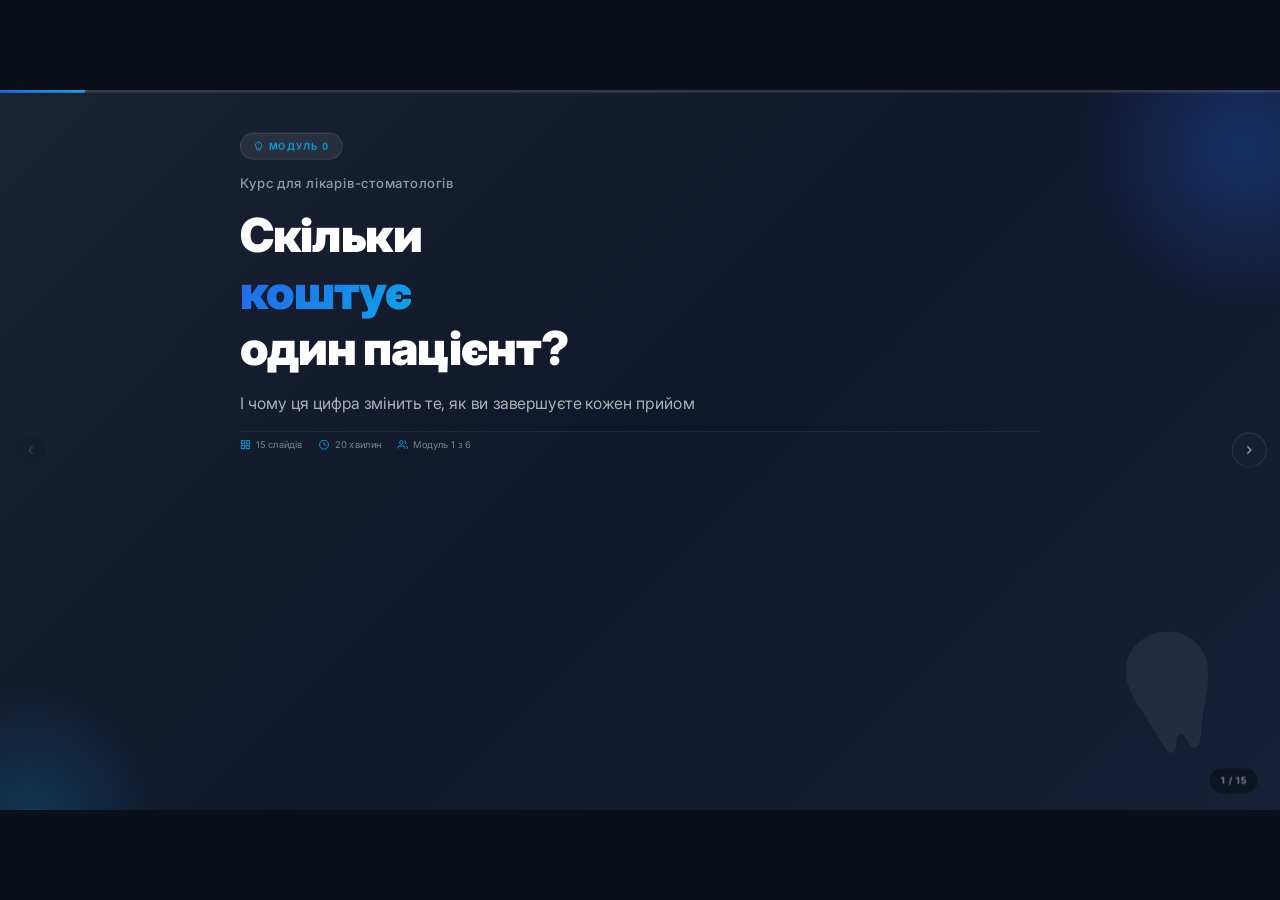
<file: module-00.html>
<!DOCTYPE html>
<html lang="uk">
<head>
  <meta charset="UTF-8" />
  <meta name="viewport" content="width=device-width, initial-scale=1.0" />
  <title>Модуль 0 — Скільки коштує один пацієнт · Курс для лікарів-стоматологів</title>
  <link rel="stylesheet" href="style.css" />
</head>
<body>

<div class="presentation" id="presentation">

  <!-- Module progress bar -->
  <div class="progress-track">
    <div class="progress-fill" id="progressFill"></div>
  </div>

  <!-- Navigation arrows -->
  <button class="nav-btn nav-btn--prev" id="btnPrev" aria-label="Попередній слайд">
    <svg viewBox="0 0 24 24"><polyline points="15 18 9 12 15 6"/></svg>
  </button>
  <button class="nav-btn nav-btn--next" id="btnNext" aria-label="Наступний слайд">
    <svg viewBox="0 0 24 24"><polyline points="9 18 15 12 9 6"/></svg>
  </button>

  <!-- Slide counter -->
  <div class="slide-counter" id="slideCounter">1 / 15</div>


  <!-- ================================================================
       SLIDE 1 — TITLE
       ================================================================ -->
  <section class="slide slide-title" data-slide="1">
    <div class="slide__inner">

      <div class="title-module-badge animate-in">
        <!-- tooth icon -->
        <svg width="14" height="14" viewBox="0 0 24 24" fill="none" stroke="currentColor" stroke-width="2.5" stroke-linecap="round" stroke-linejoin="round">
          <path d="M12 2C6.5 2 4 6 4 9c0 2.5 1 5 2 7.5S8 21 9 22c.5.5 1 .5 1.5 0 .5-.5.5-1 .5-2s0-2.5 1-2.5 1 1.5 1 2.5 0 1.5.5 2c.5.5 1 .5 1.5 0 1-1 2-2.5 3-5s2-5 2-7.5c0-3-2.5-7-8-7z"/>
        </svg>
        МОДУЛЬ 0
      </div>

      <p class="title-eyebrow animate-in">Курс для лікарів-стоматологів</p>

      <h1 class="animate-in">
        Скільки<br/>
        <span class="accent">коштує</span><br/>
        один пацієнт?
      </h1>

      <p class="title-subtitle animate-in">
        І чому ця цифра змінить те, як ви завершуєте кожен прийом
      </p>

      <div class="title-meta animate-in">
        <span class="title-meta-item">
          <svg viewBox="0 0 24 24"><rect x="3" y="3" width="7" height="7"/><rect x="14" y="3" width="7" height="7"/><rect x="14" y="14" width="7" height="7"/><rect x="3" y="14" width="7" height="7"/></svg>
          15 слайдів
        </span>
        <span class="title-meta-item">
          <svg viewBox="0 0 24 24"><circle cx="12" cy="12" r="10"/><polyline points="12 6 12 12 16 14"/></svg>
          20 хвилин
        </span>
        <span class="title-meta-item">
          <svg viewBox="0 0 24 24"><path d="M17 21v-2a4 4 0 0 0-4-4H5a4 4 0 0 0-4 4v2"/><circle cx="9" cy="7" r="4"/><path d="M23 21v-2a4 4 0 0 0-3-3.87"/><path d="M16 3.13a4 4 0 0 1 0 7.75"/></svg>
          Модуль 1 з 6
        </span>
      </div>

    </div>

    <div class="title-decoration">
      <svg viewBox="0 0 100 120" fill="currentColor" xmlns="http://www.w3.org/2000/svg">
        <path d="M50 5C28 5 18 22 18 36c0 10 4 20 8 30s7 20 10 28c1.5 4 3 5 5 5s3-1.5 4-5c1-3 1.5-8 5-8s4 5 5 8c1 3.5 2.5 5 4 5s3.5-1 5-5c3-8 6-18 10-28s8-20 8-30c0-14-10-31-32-31z"/>
      </svg>
    </div>
  </section>


  <!-- ================================================================
       SLIDE 2 — STAT: 30–35%
       ================================================================ -->
  <section class="slide slide-stat" data-slide="2">
    <div class="slide__inner">

      <p class="stat-label-top animate-in">Реальна картина вашої мережі</p>

      <div class="stat-number stat--warning animate-in" data-target="32" data-suffix="%">0%</div>

      <div class="stat-divider animate-in"></div>

      <h2 class="stat-headline animate-in">пацієнтів повертаються повторно у вашій мережі</h2>

      <p class="stat-description animate-in">Норма по галузі — 60%+. Топ-клініки — 90%+</p>

      <div class="stat-grid animate-in">
        <div class="stat-grid-item" style="border-color: rgba(239,68,68,0.30); background: rgba(239,68,68,0.05);">
          <span class="stat-value" style="background: linear-gradient(135deg,#ef4444,#dc2626); -webkit-background-clip:text; background-clip:text;">30–35%</span>
          <span class="stat-unit">Ваш показник</span>
        </div>
        <div class="stat-grid-item" style="border-color: rgba(245,158,11,0.30); background: rgba(245,158,11,0.05);">
          <span class="stat-value" style="background: linear-gradient(135deg,#f59e0b,#d97706); -webkit-background-clip:text; background-clip:text;">60%+</span>
          <span class="stat-unit">Норма галузі</span>
        </div>
        <div class="stat-grid-item" style="border-color: rgba(16,185,129,0.30); background: rgba(16,185,129,0.05);">
          <span class="stat-value" style="background: var(--gradient-success); -webkit-background-clip:text; background-clip:text;">90%+</span>
          <span class="stat-unit">Топ клініки</span>
        </div>
      </div>

    </div>
  </section>


  <!-- ================================================================
       SLIDE 3 — CONTENT: Що це означає на практиці
       ================================================================ -->
  <section class="slide slide-content" data-slide="3">
    <div class="slide__inner">

      <div class="slide-header animate-in">
        <h2>Що це означає на <span class="accent">практиці</span></h2>
      </div>

      <div class="comparison animate-in">
        <!-- LEFT: current reality -->
        <div class="comparison-side comparison-side--bad">
          <div class="comparison-label">
            <svg viewBox="0 0 24 24"><line x1="18" y1="6" x2="6" y2="18"/><line x1="6" y1="6" x2="18" y2="18"/></svg>
            Зараз
          </div>
          <p class="comparison-text" style="font-style:normal; font-size: var(--font-size-lg); font-weight: var(--font-weight-semibold);">З 100 нових пацієнтів</p>
          <div style="display:flex; flex-direction:column; gap: var(--space-3);">
            <div style="display:flex; align-items:center; gap: var(--space-3); padding: var(--space-3) var(--space-4); background: rgba(239,68,68,0.08); border-radius: var(--radius-md);">
              <span style="font-size:1.75rem; font-weight:900; color:#dc2626; min-width:60px;">30–35</span>
              <span style="font-size:var(--font-size-sm); color:var(--color-text-secondary);">повертаються</span>
            </div>
            <div style="display:flex; align-items:center; gap: var(--space-3); padding: var(--space-3) var(--space-4); background: rgba(239,68,68,0.12); border-radius: var(--radius-md);">
              <span style="font-size:1.75rem; font-weight:900; color:#dc2626; min-width:60px;">65–70</span>
              <span style="font-size:var(--font-size-sm); color:var(--color-text-secondary);">зникають <strong style="color:#dc2626;">назавжди</strong></span>
            </div>
          </div>
        </div>

        <!-- RIGHT: what could be -->
        <div class="comparison-side comparison-side--good">
          <div class="comparison-label">
            <svg viewBox="0 0 24 24"><polyline points="20 6 9 17 4 12"/></svg>
            Якби було 60%
          </div>
          <p class="comparison-text" style="font-style:normal; font-size: var(--font-size-lg); font-weight: var(--font-weight-semibold);">З тих самих 100 пацієнтів</p>
          <div style="display:flex; flex-direction:column; gap: var(--space-3);">
            <div style="display:flex; align-items:center; gap: var(--space-3); padding: var(--space-3) var(--space-4); background: rgba(16,185,129,0.10); border-radius: var(--radius-md);">
              <span style="font-size:1.75rem; font-weight:900; color:#059669; min-width:60px;">60</span>
              <span style="font-size:var(--font-size-sm); color:var(--color-text-secondary);">повернулися б</span>
            </div>
            <div style="display:flex; align-items:center; gap: var(--space-3); padding: var(--space-3) var(--space-4); background: rgba(16,185,129,0.15); border-radius: var(--radius-md);">
              <span style="font-size:1.75rem; font-weight:900; color:#059669; min-width:60px;">+25–30</span>
              <span style="font-size:var(--font-size-sm); color:var(--color-text-secondary);"><strong style="color:#059669;">додаткових</strong> пацієнтів ЛИШЕ з існуючої бази</span>
            </div>
          </div>
        </div>
      </div>

      <div class="highlight-box highlight-box--warning animate-in">
        <div class="highlight-box__icon">
          <svg viewBox="0 0 24 24"><path d="M10.29 3.86L1.82 18a2 2 0 0 0 1.71 3h16.94a2 2 0 0 0 1.71-3L13.71 3.86a2 2 0 0 0-3.42 0z"/><line x1="12" y1="9" x2="12" y2="13"/><line x1="12" y1="17" x2="12.01" y2="17"/></svg>
        </div>
        <div class="highlight-box__content">
          <p class="highlight-box__title">Важливо</p>
          <p class="highlight-box__text">Це не проблема реклами. Це проблема того, що відбувається всередині клініки — в кріслі лікаря.</p>
        </div>
      </div>

    </div>
  </section>


  <!-- ================================================================
       SLIDE 4 — FORMULA (dark)
       ================================================================ -->
  <section class="slide slide-formula" data-slide="4">
    <div class="slide__inner">

      <div class="animate-in">
        <span class="badge badge--dark">Фінансова математика</span>
        <h2 style="margin-top: var(--space-4);">Формула LTV пацієнта</h2>
      </div>

      <div class="formula-box animate-in">
        <div class="formula-display">
          <span class="formula-var">LTV</span> = Середній чек × Кількість візитів/рік × Роки утримання
        </div>
        <div class="formula-display" style="margin-top: var(--space-4); font-size: clamp(1rem, 2.5vw, 1.75rem);">
          <span class="formula-var">LTV</span> =
          <span class="formula-var--input">3 500 грн</span> ×
          <span class="formula-var--input">3.2</span> ×
          <span class="formula-var--input">5</span> =
          <span class="formula-var--result">56 000 грн</span>
        </div>

        <div class="formula-legend">
          <div class="formula-legend-item">
            <span class="legend-key">3 500</span>
            <span class="legend-val">— середній чек одного прийому</span>
          </div>
          <div class="formula-legend-item">
            <span class="legend-key">3.2</span>
            <span class="legend-val">— кількість візитів на рік</span>
          </div>
          <div class="formula-legend-item">
            <span class="legend-key">5</span>
            <span class="legend-val">— років утримання пацієнта</span>
          </div>
          <div class="formula-legend-item">
            <span class="legend-key">LTV</span>
            <span class="legend-val">— довічна цінність клієнта</span>
          </div>
        </div>
      </div>

      <div class="formula-result-box animate-in">
        <p class="result-label">Реальна вартість одного пацієнта</p>
        <p class="result-value">56 000 грн</p>
        <p style="color:rgba(255,255,255,0.70); font-size:var(--font-size-sm); margin-top:var(--space-2);">протягом 5 років</p>
      </div>

    </div>
  </section>


  <!-- ================================================================
       SLIDE 5 — STAT: 56 000 грн
       ================================================================ -->
  <section class="slide slide-stat" data-slide="5">
    <div class="slide__inner">

      <p class="stat-label-top animate-in">Реальна вартість — не 3 500, а</p>

      <div class="stat-number animate-in" data-target="56000" data-suffix=" грн">0 грн</div>

      <div class="stat-divider animate-in"></div>

      <h2 class="stat-headline animate-in">реальна вартість одного пацієнта для клініки</h2>

      <p class="stat-description animate-in">
        Не 3 500 грн за один прийом.<br/>А 56 000 грн протягом 5 років.
      </p>

      <div class="highlight-box highlight-box--danger animate-in" style="max-width: 680px; margin: 0 auto;">
        <div class="highlight-box__icon">
          <svg viewBox="0 0 24 24"><circle cx="12" cy="12" r="10"/><line x1="12" y1="8" x2="12" y2="12"/><line x1="12" y1="16" x2="12.01" y2="16"/></svg>
        </div>
        <div class="highlight-box__content">
          <p class="highlight-box__title">Ціна кожного прийому без запису</p>
          <p class="highlight-box__text">Щоразу коли пацієнт виходить без наступного запису — клініка ризикує втратити <strong>56 000 грн</strong></p>
        </div>
      </div>

    </div>
  </section>


  <!-- ================================================================
       SLIDE 6 — Ваша особиста математика
       ================================================================ -->
  <section class="slide slide-content" data-slide="6">
    <div class="slide__inner">

      <div class="slide-header animate-in">
        <span class="badge badge--amber">Підрахуйте самі</span>
        <h2>Ваша особиста <span class="accent">математика</span></h2>
      </div>

      <div class="animate-in" style="display:flex; flex-direction:column; gap: var(--space-4);">

        <!-- Step 1 -->
        <div style="display:grid; grid-template-columns:1fr auto; gap:var(--space-6); align-items:center; padding:var(--space-5) var(--space-6); background:var(--color-white); border:1px solid var(--color-border); border-radius:var(--radius-xl); box-shadow:var(--shadow-sm);">
          <div>
            <p style="font-size:var(--font-size-sm); color:var(--color-text-secondary); margin-bottom:var(--space-1);">Скільки <strong>нових</strong> пацієнтів ви приймаєте на тиждень?</p>
            <p style="font-size:var(--font-size-lg); font-weight:var(--font-weight-semibold); color:var(--color-text-primary);">до 10 нових пацієнтів</p>
          </div>
          <div style="width:48px; height:48px; border-radius:var(--radius-full); background:rgba(37,99,235,0.10); display:flex; align-items:center; justify-content:center; flex-shrink:0;">
            <svg width="22" height="22" viewBox="0 0 24 24" fill="none" stroke="#2563eb" stroke-width="2" stroke-linecap="round" stroke-linejoin="round"><path d="M17 21v-2a4 4 0 0 0-4-4H5a4 4 0 0 0-4 4v2"/><circle cx="9" cy="7" r="4"/><path d="M23 21v-2a4 4 0 0 0-3-3.87"/><path d="M16 3.13a4 4 0 0 1 0 7.75"/></svg>
          </div>
        </div>

        <!-- Step 2 -->
        <div style="display:grid; grid-template-columns:1fr auto; gap:var(--space-6); align-items:center; padding:var(--space-5) var(--space-6); background:rgba(239,68,68,0.05); border:1.5px solid rgba(239,68,68,0.25); border-radius:var(--radius-xl);">
          <div>
            <p style="font-size:var(--font-size-sm); color:var(--color-text-secondary); margin-bottom:var(--space-1);">Скільки виходять БЕЗ наступного запису?</p>
            <p style="font-size:var(--font-size-lg); font-weight:var(--font-weight-semibold); color:#dc2626;">~6–7 (65%)</p>
          </div>
          <div style="width:48px; height:48px; border-radius:var(--radius-full); background:rgba(239,68,68,0.12); display:flex; align-items:center; justify-content:center; flex-shrink:0;">
            <svg width="22" height="22" viewBox="0 0 24 24" fill="none" stroke="#dc2626" stroke-width="2" stroke-linecap="round" stroke-linejoin="round"><line x1="18" y1="6" x2="6" y2="18"/><line x1="6" y1="6" x2="18" y2="18"/></svg>
          </div>
        </div>

        <!-- Step 3: result -->
        <div style="display:grid; grid-template-columns:1fr auto; gap:var(--space-6); align-items:center; padding:var(--space-5) var(--space-6); background:linear-gradient(135deg,rgba(37,99,235,0.08),rgba(14,165,233,0.06)); border:1.5px solid rgba(37,99,235,0.25); border-radius:var(--radius-xl);">
          <div>
            <p style="font-size:var(--font-size-sm); color:var(--color-text-secondary); margin-bottom:var(--space-1);">× 56 000 грн LTV кожного</p>
            <p style="font-size:var(--font-size-xl); font-weight:var(--font-weight-black); background:var(--gradient-blue); -webkit-background-clip:text; -webkit-text-fill-color:transparent; background-clip:text;">≈ 365 000 грн/тиждень під ризиком</p>
          </div>
          <div style="width:48px; height:48px; border-radius:var(--radius-full); background:rgba(37,99,235,0.12); display:flex; align-items:center; justify-content:center; flex-shrink:0;">
            <svg width="22" height="22" viewBox="0 0 24 24" fill="none" stroke="#2563eb" stroke-width="2" stroke-linecap="round" stroke-linejoin="round"><line x1="12" y1="1" x2="12" y2="23"/><path d="M17 5H9.5a3.5 3.5 0 0 0 0 7h5a3.5 3.5 0 0 1 0 7H6"/></svg>
          </div>
        </div>

      </div>

      <div class="highlight-box highlight-box--warning animate-in">
        <div class="highlight-box__icon">
          <svg viewBox="0 0 24 24"><circle cx="12" cy="12" r="10"/><line x1="12" y1="8" x2="12" y2="12"/><line x1="12" y1="16" x2="12.01" y2="16"/></svg>
        </div>
        <div class="highlight-box__content">
          <p class="highlight-box__title">Це не лякалка</p>
          <p class="highlight-box__text">Це математика яку варто знати. І яку можна змінити — вже наступного прийому.</p>
        </div>
      </div>

    </div>
  </section>


  <!-- ================================================================
       SLIDE 7 — 5 причин низької повторності
       ================================================================ -->
  <section class="slide slide-content" data-slide="7">
    <div class="slide__inner">

      <div class="slide-header animate-in">
        <h2>Чому пацієнти не повертаються — <span class="accent">5 реальних причин</span></h2>
      </div>

      <div class="checklist animate-in" style="gap: var(--space-2);">

        <div class="checklist-item checklist-item--pending" style="border-color:rgba(239,68,68,0.20); background:rgba(239,68,68,0.04);">
          <div class="checklist-icon" style="background:rgba(239,68,68,0.12); border:none;">
            <span style="font-weight:900; font-size:0.9rem; color:#dc2626;">1</span>
          </div>
          <div class="checklist-body">
            <p class="checklist-title">Лікар не призначив наступний візит при виході</p>
            <p class="checklist-desc">Найчастіша причина — 40% випадків</p>
          </div>
          <span class="tag tag--red" style="flex-shrink:0;">40%</span>
        </div>

        <div class="checklist-item checklist-item--pending" style="border-color:rgba(239,68,68,0.15);">
          <div class="checklist-icon" style="background:rgba(239,68,68,0.08); border:none;">
            <span style="font-weight:900; font-size:0.9rem; color:#dc2626;">2</span>
          </div>
          <div class="checklist-body">
            <p class="checklist-title">Пацієнт не зрозумів план лікування і «вирішив подумати»</p>
          </div>
        </div>

        <div class="checklist-item checklist-item--pending" style="border-color:rgba(239,68,68,0.15);">
          <div class="checklist-icon" style="background:rgba(239,68,68,0.08); border:none;">
            <span style="font-weight:900; font-size:0.9rem; color:#dc2626;">3</span>
          </div>
          <div class="checklist-body">
            <p class="checklist-title">Пацієнт не відчув емоційного зв'язку з лікарем</p>
          </div>
        </div>

        <div class="checklist-item checklist-item--pending" style="border-color:rgba(239,68,68,0.15);">
          <div class="checklist-icon" style="background:rgba(239,68,68,0.08); border:none;">
            <span style="font-weight:900; font-size:0.9rem; color:#dc2626;">4</span>
          </div>
          <div class="checklist-body">
            <p class="checklist-title">Стрес після прийому — не подзвонили, не нагадали</p>
          </div>
        </div>

        <div class="checklist-item checklist-item--pending" style="border-color:rgba(239,68,68,0.15);">
          <div class="checklist-icon" style="background:rgba(239,68,68,0.08); border:none;">
            <span style="font-weight:900; font-size:0.9rem; color:#dc2626;">5</span>
          </div>
          <div class="checklist-body">
            <p class="checklist-title">Пацієнт не побачив цінності повернення</p>
            <p class="checklist-desc">«Все ж добре — навіщо іти знову?»</p>
          </div>
        </div>

      </div>

      <div class="highlight-box highlight-box--info animate-in">
        <div class="highlight-box__icon">
          <svg viewBox="0 0 24 24"><polyline points="9 11 12 14 22 4"/><path d="M21 12v7a2 2 0 0 1-2 2H5a2 2 0 0 1-2-2V5a2 2 0 0 1 2-2h11"/></svg>
        </div>
        <div class="highlight-box__content">
          <p class="highlight-box__title">Причина №1 — у вашому повному контролі</p>
          <p class="highlight-box__text">Вона вирішується однією фразою. Саме це ми відпрацьовуємо в Модулі 2.</p>
        </div>
      </div>

    </div>
  </section>


  <!-- ================================================================
       SLIDE 8 — QUOTE
       ================================================================ -->
  <section class="slide slide-quote" data-slide="8">
    <div class="slide__inner">

      <div class="quote-mark animate-in">"</div>

      <blockquote class="animate-in">
        78% пацієнтів обирають клініку повторно через конкретного лікаря — не через рекламу, не через ціни, не через розташування
      </blockquote>

      <div class="quote-attribution animate-in">
        <span class="quote-author">Дослідження поведінки стоматологічних пацієнтів</span>
        <span class="quote-role">2 400 клінік · Аналіз повторних візитів</span>
      </div>

      <div class="animate-in" style="margin-top:var(--space-4); padding:var(--space-4) var(--space-8); background:rgba(255,255,255,0.07); border-radius:var(--radius-xl); border:1px solid rgba(255,255,255,0.12); text-align:center; max-width:55ch;">
        <p style="font-size:var(--font-size-lg); font-weight:var(--font-weight-semibold); color:rgba(255,255,255,0.90);">Це означає: <span style="background:var(--gradient-blue); -webkit-background-clip:text; -webkit-text-fill-color:transparent; background-clip:text;">ви — головний маркетинговий інструмент клініки</span></p>
      </div>

    </div>
  </section>


  <!-- ================================================================
       SLIDE 9 — Що зміниться після курсу
       ================================================================ -->
  <section class="slide slide-content" data-slide="9">
    <div class="slide__inner">

      <div class="slide-header animate-in">
        <span class="badge badge--green">Результат курсу</span>
        <h2>Що зміниться після цього <span class="accent">курсу</span></h2>
      </div>

      <div class="checklist checklist--grid animate-in">

        <div class="checklist-item checklist-item--checked">
          <div class="checklist-icon">
            <svg viewBox="0 0 24 24"><polyline points="20 6 9 17 4 12"/></svg>
          </div>
          <div class="checklist-body">
            <p class="checklist-title">Точний алгоритм призначення наступного візиту в кріслі</p>
          </div>
        </div>

        <div class="checklist-item checklist-item--checked">
          <div class="checklist-icon">
            <svg viewBox="0 0 24 24"><polyline points="20 6 9 17 4 12"/></svg>
          </div>
          <div class="checklist-body">
            <p class="checklist-title">Пацієнт виходить з записом у 60–70% випадків (зараз ~30–50%)</p>
          </div>
        </div>

        <div class="checklist-item checklist-item--checked">
          <div class="checklist-icon">
            <svg viewBox="0 0 24 24"><polyline points="20 6 9 17 4 12"/></svg>
          </div>
          <div class="checklist-body">
            <p class="checklist-title">Презентація плану лікування так, що пацієнт погоджується</p>
          </div>
        </div>

        <div class="checklist-item checklist-item--checked">
          <div class="checklist-icon">
            <svg viewBox="0 0 24 24"><polyline points="20 6 9 17 4 12"/></svg>
          </div>
          <div class="checklist-body">
            <p class="checklist-title">Спокійні відповіді на «дорого» і «я подумаю»</p>
          </div>
        </div>

        <div class="checklist-item checklist-item--checked">
          <div class="checklist-icon">
            <svg viewBox="0 0 24 24"><polyline points="20 6 9 17 4 12"/></svg>
          </div>
          <div class="checklist-body">
            <p class="checklist-title">Органічні рекомендації — без тиску, як турбота</p>
          </div>
        </div>

        <div class="checklist-item checklist-item--checked">
          <div class="checklist-icon">
            <svg viewBox="0 0 24 24"><polyline points="20 6 9 17 4 12"/></svg>
          </div>
          <div class="checklist-body">
            <p class="checklist-title">Особистий показник повторності зросте до 60%+</p>
          </div>
        </div>

      </div>

      <div class="metric-cards-row animate-in">
        <div class="metric-card" style="border-color:rgba(239,68,68,0.25);">
          <span class="metric-label">Поточний показник</span>
          <span class="metric-value" style="background:linear-gradient(135deg,#ef4444,#dc2626); -webkit-background-clip:text; background-clip:text;">30%</span>
          <span class="metric-trend metric-trend--down">
            <svg viewBox="0 0 24 24"><polyline points="23 18 13.5 8.5 8.5 13.5 1 6"/><polyline points="17 18 23 18 23 12"/></svg>
            Зараз
          </span>
        </div>
        <div class="metric-card" style="border-color:rgba(37,99,235,0.25);">
          <span class="metric-label">Ціль після курсу</span>
          <span class="metric-value">60%</span>
          <span class="metric-trend metric-trend--up">
            <svg viewBox="0 0 24 24"><polyline points="23 6 13.5 15.5 8.5 10.5 1 18"/><polyline points="17 6 23 6 23 12"/></svg>
            Реальна ціль
          </span>
        </div>
        <div class="metric-card" style="border-color:rgba(16,185,129,0.25);">
          <span class="metric-label">Топ можливість</span>
          <span class="metric-value" style="background:var(--gradient-success); -webkit-background-clip:text; background-clip:text;">70%</span>
          <span class="metric-trend metric-trend--up">
            <svg viewBox="0 0 24 24"><polyline points="23 6 13.5 15.5 8.5 10.5 1 18"/><polyline points="17 6 23 6 23 12"/></svg>
            Топ клініки
          </span>
        </div>
      </div>

    </div>
  </section>


  <!-- ================================================================
       SLIDE 10 — Структура курсу: 6 модулів
       ================================================================ -->
  <section class="slide slide-content" data-slide="10">
    <div class="slide__inner">

      <div class="slide-header animate-in">
        <h2>6 модулів — <span class="accent">6 інструментів</span></h2>
      </div>

      <div class="timeline animate-in">

        <div class="timeline-step">
          <div class="timeline-node" style="background:rgba(255,255,255,0.12); border:2px solid rgba(37,99,235,0.60); box-shadow:0 0 0 4px rgba(37,99,235,0.15);">
            <span style="font-size:0.7rem; font-weight:900; background:var(--gradient-blue); -webkit-background-clip:text; -webkit-text-fill-color:transparent; background-clip:text;">М0</span>
          </div>
          <div class="timeline-body">
            <p class="timeline-title" style="display:flex; align-items:center; gap:var(--space-2);">
              Wake-up Call
              <span class="badge badge--blue" style="font-size:0.65rem;">Зараз</span>
            </p>
            <p class="timeline-desc">Скільки коштує один пацієнт — мотивація через цифри</p>
          </div>
        </div>

        <div class="timeline-step">
          <div class="timeline-node">М1</div>
          <div class="timeline-body">
            <p class="timeline-title">Довіра в кріслі</p>
            <p class="timeline-desc">Як побудувати стосунки за перших 5 хвилин прийому</p>
          </div>
        </div>

        <div class="timeline-step">
          <div class="timeline-node" style="background:linear-gradient(135deg,#f59e0b,#ef4444);">М2</div>
          <div class="timeline-body">
            <p class="timeline-title" style="display:flex; align-items:center; gap:var(--space-2);">
              Протокол наступного візиту
              <span class="tag tag--amber" style="flex-shrink:0;">ключовий</span>
            </p>
            <p class="timeline-desc">Одна фраза, яка змінює все — конкретний скрипт виходу</p>
          </div>
        </div>

        <div class="timeline-step">
          <div class="timeline-node">М3</div>
          <div class="timeline-body">
            <p class="timeline-title">Презентація плану лікування</p>
            <p class="timeline-desc">Як пояснити так, щоб пацієнт зрозумів і погодився</p>
          </div>
        </div>

        <div class="timeline-step">
          <div class="timeline-node">М4</div>
          <div class="timeline-body">
            <p class="timeline-title">Робота з запереченнями</p>
            <p class="timeline-desc">«Дорого», «я подумаю», «пізніше» — відповіді без тиску</p>
          </div>
        </div>

        <div class="timeline-step">
          <div class="timeline-node">М5</div>
          <div class="timeline-body">
            <p class="timeline-title">Допродажі без тиску</p>
            <p class="timeline-desc">Органічні рекомендації як турбота про здоров'я пацієнта</p>
          </div>
        </div>

      </div>

      <div class="highlight-box highlight-box--info animate-in">
        <div class="highlight-box__icon">
          <svg viewBox="0 0 24 24"><circle cx="12" cy="12" r="10"/><line x1="12" y1="8" x2="12" y2="12"/><line x1="12" y1="16" x2="12.01" y2="16"/></svg>
        </div>
        <div class="highlight-box__content">
          <p class="highlight-box__title">Формат кожного модуля</p>
          <p class="highlight-box__text">Один конкретний інструмент + практичне завдання на наступний тиждень</p>
        </div>
      </div>

    </div>
  </section>


  <!-- ================================================================
       SLIDE 11 — Як проходити курс
       ================================================================ -->
  <section class="slide slide-content" data-slide="11">
    <div class="slide__inner">

      <div class="slide-header animate-in">
        <h2>Як це <span class="accent">працює</span></h2>
      </div>

      <div class="timeline animate-in">

        <div class="timeline-step">
          <div class="timeline-node">1</div>
          <div class="timeline-body">
            <p class="timeline-title">Проходите модуль</p>
            <p class="timeline-desc">~30 хв, самостійно, у зручний час. Можна на телефоні між прийомами.</p>
          </div>
        </div>

        <div class="timeline-step">
          <div class="timeline-node">2</div>
          <div class="timeline-body">
            <p class="timeline-title">Виконуєте домашнє завдання</p>
            <p class="timeline-desc">Одне конкретне завдання наступного тижня — в реальній роботі з пацієнтами.</p>
          </div>
        </div>

        <div class="timeline-step">
          <div class="timeline-node">3</div>
          <div class="timeline-body">
            <p class="timeline-title">Заповнюєте трекер</p>
            <p class="timeline-desc">5 хвилин на тиждень — записуєте свої цифри. Бачите динаміку.</p>
          </div>
        </div>

        <div class="timeline-step">
          <div class="timeline-node">4</div>
          <div class="timeline-body">
            <p class="timeline-title">Розбір з керівником</p>
            <p class="timeline-desc">1 раз на місяць — обговорення результатів і наступних кроків.</p>
          </div>
        </div>

      </div>

      <div class="highlight-box highlight-box--success animate-in">
        <div class="highlight-box__icon">
          <svg viewBox="0 0 24 24"><path d="M22 11.08V12a10 10 0 1 1-5.93-9.14"/><polyline points="22 4 12 14.01 9 11.01"/></svg>
        </div>
        <div class="highlight-box__content">
          <p class="highlight-box__title">Без іспитів. Без тиску.</p>
          <p class="highlight-box__text">Тільки реальні зміни в роботі які видно в цифрах.</p>
        </div>
      </div>

    </div>
  </section>


  <!-- ================================================================
       SLIDE 12 — Самоаналіз
       ================================================================ -->
  <section class="slide slide-content" data-slide="12">
    <div class="slide__inner">

      <div class="slide-header animate-in">
        <span class="badge badge--amber">Рефлексія</span>
        <h2>Перед тим як продовжити — <span class="accent">чесно дайте собі відповідь</span></h2>
      </div>

      <div class="animate-in" style="display:grid; grid-template-columns:1fr 1fr; gap:var(--space-4);">

        <div style="padding:var(--space-6); background:var(--color-white); border:1px solid var(--color-border); border-radius:var(--radius-xl); box-shadow:var(--shadow-sm); display:flex; flex-direction:column; gap:var(--space-3); border-top: 3px solid var(--color-primary-blue);">
          <div style="width:32px; height:32px; border-radius:var(--radius-full); background:rgba(37,99,235,0.10); display:flex; align-items:center; justify-content:center;">
            <span style="font-weight:900; color:var(--color-primary-blue); font-size:0.85rem;">1</span>
          </div>
          <p style="font-size:var(--font-size-base); font-weight:var(--font-weight-semibold); color:var(--color-text-primary); line-height:var(--line-height-snug);">Яку фразу ви зазвичай кажете пацієнту в кінці прийому?</p>
        </div>

        <div style="padding:var(--space-6); background:var(--color-white); border:1px solid var(--color-border); border-radius:var(--radius-xl); box-shadow:var(--shadow-sm); display:flex; flex-direction:column; gap:var(--space-3); border-top: 3px solid var(--color-accent-teal);">
          <div style="width:32px; height:32px; border-radius:var(--radius-full); background:rgba(14,165,233,0.10); display:flex; align-items:center; justify-content:center;">
            <span style="font-weight:900; color:#0284c7; font-size:0.85rem;">2</span>
          </div>
          <p style="font-size:var(--font-size-base); font-weight:var(--font-weight-semibold); color:var(--color-text-primary); line-height:var(--line-height-snug);">Як часто ви самі призначаєте наступний візит — а не передаєте це адміністратору?</p>
        </div>

        <div style="padding:var(--space-6); background:var(--color-white); border:1px solid var(--color-border); border-radius:var(--radius-xl); box-shadow:var(--shadow-sm); display:flex; flex-direction:column; gap:var(--space-3); border-top: 3px solid var(--color-warning);">
          <div style="width:32px; height:32px; border-radius:var(--radius-full); background:rgba(245,158,11,0.10); display:flex; align-items:center; justify-content:center;">
            <span style="font-weight:900; color:#d97706; font-size:0.85rem;">3</span>
          </div>
          <p style="font-size:var(--font-size-base); font-weight:var(--font-weight-semibold); color:var(--color-text-primary); line-height:var(--line-height-snug);">Що ви робите коли пацієнт каже «я подумаю щодо лікування»?</p>
        </div>

        <div style="padding:var(--space-6); background:var(--color-white); border:1px solid var(--color-border); border-radius:var(--radius-xl); box-shadow:var(--shadow-sm); display:flex; flex-direction:column; gap:var(--space-3); border-top: 3px solid var(--color-success);">
          <div style="width:32px; height:32px; border-radius:var(--radius-full); background:rgba(16,185,129,0.10); display:flex; align-items:center; justify-content:center;">
            <span style="font-weight:900; color:#059669; font-size:0.85rem;">4</span>
          </div>
          <p style="font-size:var(--font-size-base); font-weight:var(--font-weight-semibold); color:var(--color-text-primary); line-height:var(--line-height-snug);">Чи знаєте ви скільки ваших пацієнтів повернулося минулого місяця?</p>
        </div>

      </div>

      <div class="highlight-box highlight-box--info animate-in">
        <div class="highlight-box__icon">
          <svg viewBox="0 0 24 24"><path d="M12 20h9"/><path d="M16.5 3.5a2.121 2.121 0 0 1 3 3L7 19l-4 1 1-4L16.5 3.5z"/></svg>
        </div>
        <div class="highlight-box__content">
          <p class="highlight-box__title">Запишіть відповіді</p>
          <p class="highlight-box__text">Після курсу порівняйте — ви побачите різницю.</p>
        </div>
      </div>

    </div>
  </section>


  <!-- ================================================================
       SLIDE 13 — CASE STUDY
       ================================================================ -->
  <section class="slide slide-case" data-slide="13">
    <div class="slide__inner">

      <div class="case-header animate-in">
        <div class="tags-row">
          <span class="tag">Реальний кейс</span>
          <span class="tag tag--green">+35% до повторності</span>
          <span class="tag tag--gray">Клініка Б · 3 місяці</span>
        </div>
        <h2>Клініка Б до і після</h2>
      </div>

      <!-- BEFORE -->
      <div class="case-panel case-panel--danger animate-in">
        <span class="case-panel-label">До</span>
        <h3>«Ну, загалом все зробили. Якщо буде щось — телефонуйте»</h3>
        <p>Лікар завершував кожен прийом цією фразою. Наступний візит не призначався — все передавалося адміністратору «на розсуд». Пацієнт виходив без конкретного плану повернення.</p>
        <div class="flex gap-4" style="margin-top:var(--space-2);">
          <div style="background:rgba(239,68,68,0.08); border-radius:var(--radius-md); padding:12px 16px; flex:1;">
            <div style="font-size:1.75rem; font-weight:900; color:#dc2626;">32%</div>
            <div style="font-size:0.75rem; color:var(--color-text-secondary);">повторність пацієнтів</div>
          </div>
          <div style="background:rgba(239,68,68,0.08); border-radius:var(--radius-md); padding:12px 16px; flex:1;">
            <div style="font-size:1.75rem; font-weight:900; color:#dc2626;">~40%</div>
            <div style="font-size:0.75rem; color:var(--color-text-secondary);">виходили з записом</div>
          </div>
        </div>
      </div>

      <!-- AFTER -->
      <div class="case-panel case-panel--success animate-in">
        <span class="case-panel-label">Після впровадження протоколу наступного візиту</span>
        <h3>Лікар завершує прийом конкретною фразою-містком до адміністратора</h3>
        <p>Одна зміна: протокол виходу з прийому. Лікар сам називає причину наступного візиту і передає пацієнта адміністратору з конкретним формулюванням.</p>
        <div class="flex gap-4" style="margin-top:var(--space-2);">
          <div style="background:rgba(16,185,129,0.08); border-radius:var(--radius-md); padding:12px 16px; flex:1;">
            <div style="font-size:1.75rem; font-weight:900; color:#059669;">67%</div>
            <div style="font-size:0.75rem; color:var(--color-text-secondary);">повторність через 3 місяці</div>
          </div>
          <div style="background:rgba(16,185,129,0.08); border-radius:var(--radius-md); padding:12px 16px; flex:1;">
            <div style="font-size:1.75rem; font-weight:900; color:#059669;">+35%</div>
            <div style="font-size:0.75rem; color:var(--color-text-secondary);">до показника повторності</div>
          </div>
        </div>
      </div>

      <div class="highlight-box highlight-box--success animate-in" style="grid-column:1/-1;">
        <div class="highlight-box__icon">
          <svg viewBox="0 0 24 24"><circle cx="12" cy="12" r="10"/><line x1="12" y1="8" x2="12" y2="12"/><line x1="12" y1="16" x2="12.01" y2="16"/></svg>
        </div>
        <div class="highlight-box__content">
          <p class="highlight-box__title">Нульові витрати на рекламу</p>
          <p class="highlight-box__text">Єдина зміна — одна фраза в кінці кожного прийому</p>
        </div>
      </div>

    </div>
  </section>


  <!-- ================================================================
       SLIDE 14 — SUMMARY
       ================================================================ -->
  <section class="slide slide-summary" data-slide="14">
    <div class="slide__inner">

      <div class="summary-header animate-in">
        <div class="summary-icon">
          <svg viewBox="0 0 24 24"><path d="M9 11l3 3L22 4"/><path d="M21 12v7a2 2 0 0 1-2 2H5a2 2 0 0 1-2-2V5a2 2 0 0 1 2-2h11"/></svg>
        </div>
        <div>
          <span class="badge badge--blue" style="margin-bottom:var(--space-2);">Модуль 0 завершено</span>
          <h2>Головне з цього модуля</h2>
        </div>
      </div>

      <div class="timeline animate-in">

        <div class="timeline-step">
          <div class="timeline-node" style="background:linear-gradient(135deg,#ef4444,#dc2626);">1</div>
          <div class="timeline-body">
            <p class="timeline-title">Поточна повторність 30–35% — це в 2 рази нижче норми</p>
            <p class="timeline-desc">Норма по галузі — 60%+. Топ клініки досягають 90%+.</p>
          </div>
        </div>

        <div class="timeline-step">
          <div class="timeline-node">2</div>
          <div class="timeline-body">
            <p class="timeline-title">Один пацієнт = 56 000 грн LTV, а не 3 500 грн за візит</p>
            <p class="timeline-desc">Реальна цінність — це стосунки на роки, а не один прийом.</p>
          </div>
        </div>

        <div class="timeline-step">
          <div class="timeline-node" style="background:var(--gradient-teal);">3</div>
          <div class="timeline-body">
            <p class="timeline-title">78% пацієнтів повертаються через лікаря — не через клініку</p>
            <p class="timeline-desc">Ви — головний маркетинговий інструмент вашої мережі.</p>
          </div>
        </div>

        <div class="timeline-step">
          <div class="timeline-node" style="background:linear-gradient(135deg,#f59e0b,#ef4444);">4</div>
          <div class="timeline-body">
            <p class="timeline-title">Головна причина — пацієнт вийшов без наступного запису</p>
            <p class="timeline-desc">40% всіх втрат. Повністю у вашому контролі.</p>
          </div>
        </div>

        <div class="timeline-step">
          <div class="timeline-node" style="background:var(--gradient-success);">5</div>
          <div class="timeline-body">
            <p class="timeline-title">Це вирішується — і саме цьому присвячений курс</p>
            <p class="timeline-desc">6 модулів, 6 конкретних інструментів, реальні зміни в цифрах.</p>
          </div>
        </div>

      </div>

    </div>
  </section>


  <!-- ================================================================
       SLIDE 15 — CTA / Next (dark)
       ================================================================ -->
  <section class="slide slide-title" data-slide="15">
    <div class="slide__inner">

      <div class="title-module-badge animate-in">
        <svg width="14" height="14" viewBox="0 0 24 24" fill="none" stroke="currentColor" stroke-width="2.5" stroke-linecap="round" stroke-linejoin="round"><path d="M22 11.08V12a10 10 0 1 1-5.93-9.14"/><polyline points="22 4 12 14.01 9 11.01"/></svg>
        Модуль 0 завершено
      </div>

      <h1 class="animate-in" style="font-size:clamp(var(--font-size-3xl),7vw,7rem);">
        <span class="accent">Почнемо?</span>
      </h1>

      <p class="title-subtitle animate-in">
        У наступному модулі — як побудувати довіру в кріслі так, щоб пацієнт хотів повернутися саме до вас
      </p>

      <div class="animate-in" style="display:flex; flex-direction:column; gap:var(--space-4); max-width:600px;">

        <div style="display:flex; align-items:flex-start; gap:var(--space-4); padding:var(--space-4) var(--space-5); background:rgba(255,255,255,0.07); border:1px solid rgba(255,255,255,0.12); border-radius:var(--radius-lg);">
          <div style="width:32px; height:32px; border-radius:var(--radius-full); background:rgba(37,99,235,0.25); display:flex; align-items:center; justify-content:center; flex-shrink:0;">
            <svg width="16" height="16" viewBox="0 0 24 24" fill="none" stroke="#93c5fd" stroke-width="2.5" stroke-linecap="round" stroke-linejoin="round"><path d="M21 15v4a2 2 0 0 1-2 2H5a2 2 0 0 1-2-2v-4"/><polyline points="7 10 12 15 17 10"/><line x1="12" y1="15" x2="12" y2="3"/></svg>
          </div>
          <p style="font-size:var(--font-size-base); color:rgba(255,255,255,0.80);">Збережіть або роздрукуйте цю презентацію</p>
        </div>

        <div style="display:flex; align-items:flex-start; gap:var(--space-4); padding:var(--space-4) var(--space-5); background:rgba(255,255,255,0.07); border:1px solid rgba(255,255,255,0.12); border-radius:var(--radius-lg);">
          <div style="width:32px; height:32px; border-radius:var(--radius-full); background:rgba(14,165,233,0.25); display:flex; align-items:center; justify-content:center; flex-shrink:0;">
            <svg width="16" height="16" viewBox="0 0 24 24" fill="none" stroke="#7dd3fc" stroke-width="2.5" stroke-linecap="round" stroke-linejoin="round"><path d="M12 20h9"/><path d="M16.5 3.5a2.121 2.121 0 0 1 3 3L7 19l-4 1 1-4L16.5 3.5z"/></svg>
          </div>
          <p style="font-size:var(--font-size-base); color:rgba(255,255,255,0.80);">Дайте відповідь на 4 питання самоаналізу зі слайду 12</p>
        </div>

      </div>

      <!-- ДЗ box -->
      <div class="animate-in" style="max-width:600px; padding:var(--space-6); background:rgba(245,158,11,0.12); border:1.5px solid rgba(245,158,11,0.35); border-radius:var(--radius-xl);">
        <div style="display:flex; align-items:center; gap:var(--space-2); margin-bottom:var(--space-3);">
          <div style="width:28px; height:28px; border-radius:var(--radius-full); background:rgba(245,158,11,0.25); display:flex; align-items:center; justify-content:center;">
            <svg width="14" height="14" viewBox="0 0 24 24" fill="none" stroke="#fbbf24" stroke-width="2.5" stroke-linecap="round" stroke-linejoin="round"><path d="M14 2H6a2 2 0 0 0-2 2v16a2 2 0 0 0 2 2h12a2 2 0 0 0 2-2V8z"/><polyline points="14 2 14 8 20 8"/><line x1="16" y1="13" x2="8" y2="13"/><line x1="16" y1="17" x2="8" y2="17"/><polyline points="10 9 9 9 8 9"/></svg>
          </div>
          <span style="font-size:var(--font-size-sm); font-weight:var(--font-weight-bold); letter-spacing:0.10em; text-transform:uppercase; color:#fbbf24;">ДЗ до наступного модуля</span>
        </div>
        <p style="font-size:var(--font-size-base); color:rgba(255,255,255,0.85); line-height:var(--line-height-relaxed);">Підрахуйте — скільки пацієнтів прийшло цього тижня, скільки пішло з наступним записом. Занотуйте цифру.</p>
      </div>

      <div class="title-meta animate-in">
        <span class="title-meta-item">
          <svg viewBox="0 0 24 24"><polyline points="9 18 15 12 9 6"/></svg>
          Модуль 1 → Довіра в кріслі
        </span>
      </div>

      <div class="animate-in">
        <button id="btn-complete-module" onclick="completeModule('module-00')"
          style="display:inline-flex;align-items:center;gap:0.625rem;padding:0.875rem 2rem;background:linear-gradient(135deg,#059669,#10b981);border:none;border-radius:12px;font-size:0.9375rem;font-weight:700;color:#fff;cursor:pointer;transition:opacity 200ms ease-out;box-shadow:0 4px 16px rgba(5,150,105,0.35)">
          ✓ Завершити модуль 0
        </button>
      </div>

    </div>

    <div class="title-decoration">
      <svg viewBox="0 0 100 120" fill="currentColor" xmlns="http://www.w3.org/2000/svg">
        <path d="M50 5C28 5 18 22 18 36c0 10 4 20 8 30s7 20 10 28c1.5 4 3 5 5 5s3-1.5 4-5c1-3 1.5-8 5-8s4 5 5 8c1 3.5 2.5 5 4 5s3.5-1 5-5c3-8 6-18 10-28s8-20 8-30c0-14-10-31-32-31z"/>
      </svg>
    </div>
  </section>


</div><!-- /.presentation -->


<!-- ============================================================
     JAVASCRIPT — Navigation, counter animation, stat counters
     ============================================================ -->
<script>
(function () {
  'use strict';

  /* ---------------------------------------------------------------
     1. STATE
     --------------------------------------------------------------- */
  const slides      = Array.from(document.querySelectorAll('.slide'));
  const totalSlides = slides.length;
  let currentIndex  = 0;

  /* ---------------------------------------------------------------
     2. DOM REFERENCES
     --------------------------------------------------------------- */
  const btnPrev      = document.getElementById('btnPrev');
  const btnNext      = document.getElementById('btnNext');
  const counter      = document.getElementById('slideCounter');
  const progressFill = document.getElementById('progressFill');

  /* ---------------------------------------------------------------
     3. SLIDE TRANSITION
     --------------------------------------------------------------- */
  function goToSlide(newIndex) {
    if (newIndex < 0 || newIndex >= totalSlides) return;

    const prevSlide = slides[currentIndex];
    const nextSlide = slides[newIndex];

    prevSlide.classList.remove('slide--active');
    prevSlide.classList.add('slide--prev');

    requestAnimationFrame(() => {
      requestAnimationFrame(() => {
        nextSlide.classList.add('slide--active');
        nextSlide.classList.remove('slide--prev');
      });
    });

    prevSlide.addEventListener('transitionend', function cleanup() {
      prevSlide.classList.remove('slide--prev');
      prevSlide.removeEventListener('transitionend', cleanup);
    });

    currentIndex = newIndex;
    updateUI();
    triggerCounters(nextSlide);
  }

  /* ---------------------------------------------------------------
     4. UPDATE NAV & PROGRESS
     --------------------------------------------------------------- */
  function updateUI() {
    counter.textContent = `${currentIndex + 1} / ${totalSlides}`;

    const pct = ((currentIndex + 1) / totalSlides) * 100;
    progressFill.style.width = `${pct}%`;

    btnPrev.classList.toggle('nav-btn--disabled', currentIndex === 0);
    btnNext.classList.toggle('nav-btn--disabled', currentIndex === totalSlides - 1);
  }

  /* ---------------------------------------------------------------
     5. STAT COUNTER ANIMATION
     --------------------------------------------------------------- */
  const animatedSlides = new Set();

  function triggerCounters(slide) {
    if (animatedSlides.has(slide)) return;
    animatedSlides.add(slide);
    slide.querySelectorAll('[data-target]').forEach(el => animateCounter(el));
  }

  function animateCounter(el) {
    const rawTarget = el.dataset.target;
    const target    = parseFloat(rawTarget.replace(/\s/g, ''));
    const suffix    = el.dataset.suffix || '';
    const isFloat   = rawTarget.includes('.');
    const duration  = 1600;
    const start     = performance.now();

    function formatNum(n) {
      // Add space as thousands separator for large numbers
      if (n >= 1000) {
        return Math.round(n).toString().replace(/\B(?=(\d{3})+(?!\d))/g, ' ');
      }
      return isFloat ? n.toFixed(1) : Math.round(n).toString();
    }

    function update(now) {
      const elapsed  = now - start;
      const progress = Math.min(elapsed / duration, 1);
      const ease     = 1 - Math.pow(1 - progress, 3);
      const current  = target * ease;

      el.textContent = formatNum(current) + suffix;

      if (progress < 1) {
        requestAnimationFrame(update);
      } else {
        el.textContent = formatNum(target) + suffix;
      }
    }

    setTimeout(() => requestAnimationFrame(update), 350);
  }

  /* ---------------------------------------------------------------
     6. EVENT LISTENERS
     --------------------------------------------------------------- */
  btnPrev.addEventListener('click', () => goToSlide(currentIndex - 1));
  btnNext.addEventListener('click', () => goToSlide(currentIndex + 1));

  document.addEventListener('keydown', (e) => {
    switch (e.key) {
      case 'ArrowLeft':
        goToSlide(currentIndex - 1);
        break;
      case 'ArrowUp': {
        const _su = document.querySelector('.slide--active');
        if (_su && _su.scrollTop > 5) { e.preventDefault(); _su.scrollBy({ top: -120, behavior: 'smooth' }); break; }
        goToSlide(currentIndex - 1); break;
      }
      case 'ArrowRight':
        e.preventDefault(); goToSlide(currentIndex + 1); break;
      case 'ArrowDown':
      case ' ': {
        const _sd = document.querySelector('.slide--active');
        if (_sd && _sd.scrollHeight > _sd.clientHeight + 5 && _sd.scrollTop + _sd.clientHeight < _sd.scrollHeight - 5) {
          e.preventDefault(); _sd.scrollBy({ top: 120, behavior: 'smooth' }); break;
        }
        e.preventDefault(); goToSlide(currentIndex + 1); break;
      }
    }
  });

  /* Touch / swipe support */
  let touchStartX = 0;
  document.addEventListener('touchstart', (e) => {
    touchStartX = e.touches[0].clientX;
  }, { passive: true });

  document.addEventListener('touchend', (e) => {
    const delta = touchStartX - e.changedTouches[0].clientX;
    if (Math.abs(delta) > 50) {
      goToSlide(delta > 0 ? currentIndex + 1 : currentIndex - 1);
    }
  }, { passive: true });

  /* ---------------------------------------------------------------
     7. INIT
     --------------------------------------------------------------- */
  function init() {
    if (slides.length > 0) {
      slides[0].classList.add('slide--active');
    }
    updateUI();
    triggerCounters(slides[0]);
  }

  init();

})();
</script>

<script>window.DENTAL_SHOW_SESSION_BAR = true;</script>
<script src="supabase-config.js"></script>
<script src="tracking.js"></script>
<script>
function completeModule(key) {
  var btn = document.getElementById('btn-complete-module');
  if (btn) { btn.disabled = true; btn.style.opacity = '0.6'; btn.textContent = 'Збереження...'; }

  // Always mark visited locally so index.html shows correct state
  try { localStorage.setItem('dental_progress_' + key, '1'); } catch (e) {}

  // Schedule redirect NO MATTER WHAT — network issues must not trap the user
  setTimeout(function () { window.location.href = 'index.html'; }, 2200);

  // Try to save to Supabase and show toast in background
  if (window.DentalTracking && typeof window.DentalTracking.saveProgress === 'function') {
    try {
      window.DentalTracking.saveProgress(key).then(function () {
        if (window.DentalTracking.showCompletionToast) {
          window.DentalTracking.showCompletionToast('Модуль 0 завершено! Прогрес збережено ✓');
        }
      }).catch(function (e) { console.warn('saveProgress failed:', e); });
    } catch (e) { console.warn('saveProgress threw:', e); }
  }
}


/* ── Viewport scaling — fits 1920x1080 canvas into any screen ── */
(function() {
  function fitPresentation() {
    const pres = document.querySelector('.presentation');
    if (!pres) return;
    const vw = window.innerWidth;
    const vh = window.innerHeight;
    // Mobile: skip transform entirely — CSS handles layout
    if (vw < 769) {
      pres.style.transform = '';
      pres.style.left = '';
      pres.style.top = '';
      return;
    }
    const scale = Math.min(vw / 1920, vh / 1080);
    const offsetX = Math.round((vw - 1920 * scale) / 2);
    const offsetY = Math.round((vh - 1080 * scale) / 2);
    pres.style.transform = 'scale(' + scale + ')';
    pres.style.left = offsetX + 'px';
    pres.style.top = offsetY + 'px';
    document.body.style.background = '#0a0f1a';
  }
  fitPresentation();
  window.addEventListener('resize', fitPresentation);
})();

</script>
</body>
</html>
</file>
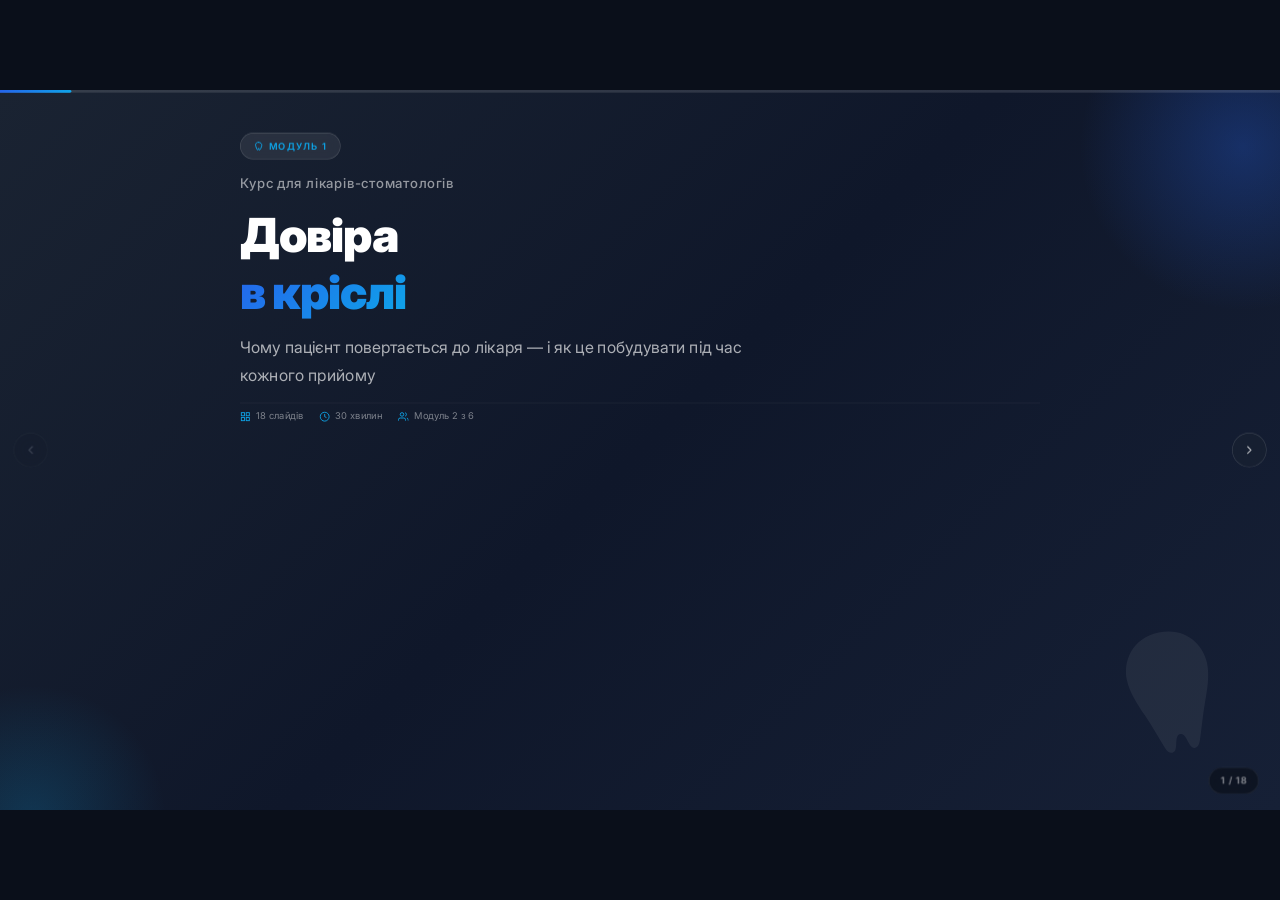
<file: module-01.html>
<!DOCTYPE html>
<html lang="uk">
<head>
  <meta charset="UTF-8" />
  <meta name="viewport" content="width=device-width, initial-scale=1.0" />
  <title>Модуль 1 — Довіра в кріслі · Курс для лікарів-стоматологів</title>
  <link rel="stylesheet" href="style.css" />
</head>
<body>

<div class="presentation" id="presentation">

  <!-- Module progress bar -->
  <div class="progress-track">
    <div class="progress-fill" id="progressFill"></div>
  </div>

  <!-- Navigation arrows -->
  <button class="nav-btn nav-btn--prev" id="btnPrev" aria-label="Попередній слайд">
    <svg viewBox="0 0 24 24"><polyline points="15 18 9 12 15 6"/></svg>
  </button>
  <button class="nav-btn nav-btn--next" id="btnNext" aria-label="Наступний слайд">
    <svg viewBox="0 0 24 24"><polyline points="9 18 15 12 9 6"/></svg>
  </button>

  <!-- Slide counter -->
  <div class="slide-counter" id="slideCounter">1 / 18</div>


  <!-- ================================================================
       SLIDE 1 — TITLE
       ================================================================ -->
  <section class="slide slide-title" data-slide="1">
    <div class="slide__inner">

      <div class="title-module-badge animate-in">
        <svg width="14" height="14" viewBox="0 0 24 24" fill="none" stroke="currentColor" stroke-width="2.5" stroke-linecap="round" stroke-linejoin="round">
          <path d="M12 2C6.5 2 4 6 4 9c0 2.5 1 5 2 7.5S8 21 9 22c.5.5 1 .5 1.5 0 .5-.5.5-1 .5-2s0-2.5 1-2.5 1 1.5 1 2.5 0 1.5.5 2c.5.5 1 .5 1.5 0 1-1 2-2.5 3-5s2-5 2-7.5c0-3-2.5-7-8-7z"/>
        </svg>
        МОДУЛЬ 1
      </div>

      <p class="title-eyebrow animate-in">Курс для лікарів-стоматологів</p>

      <h1 class="animate-in">
        Довіра<br/>
        <span class="accent">в кріслі</span>
      </h1>

      <p class="title-subtitle animate-in">
        Чому пацієнт повертається до лікаря — і як це побудувати під час кожного прийому
      </p>

      <div class="title-meta animate-in">
        <span class="title-meta-item">
          <svg viewBox="0 0 24 24"><rect x="3" y="3" width="7" height="7"/><rect x="14" y="3" width="7" height="7"/><rect x="14" y="14" width="7" height="7"/><rect x="3" y="14" width="7" height="7"/></svg>
          18 слайдів
        </span>
        <span class="title-meta-item">
          <svg viewBox="0 0 24 24"><circle cx="12" cy="12" r="10"/><polyline points="12 6 12 12 16 14"/></svg>
          30 хвилин
        </span>
        <span class="title-meta-item">
          <svg viewBox="0 0 24 24"><path d="M17 21v-2a4 4 0 0 0-4-4H5a4 4 0 0 0-4 4v2"/><circle cx="9" cy="7" r="4"/><path d="M23 21v-2a4 4 0 0 0-3-3.87"/><path d="M16 3.13a4 4 0 0 1 0 7.75"/></svg>
          Модуль 2 з 6
        </span>
      </div>

    </div>

    <div class="title-decoration">
      <svg viewBox="0 0 100 120" fill="currentColor" xmlns="http://www.w3.org/2000/svg">
        <path d="M50 5C28 5 18 22 18 36c0 10 4 20 8 30s7 20 10 28c1.5 4 3 5 5 5s3-1.5 4-5c1-3 1.5-8 5-8s4 5 5 8c1 3.5 2.5 5 4 5s3.5-1 5-5c3-8 6-18 10-28s8-20 8-30c0-14-10-31-32-31z"/>
      </svg>
    </div>
  </section>


  <!-- ================================================================
       SLIDE 2 — STAT: 78%
       ================================================================ -->
  <section class="slide slide-stat" data-slide="2">
    <div class="slide__inner">

      <p class="stat-label-top animate-in">Головна цифра цього модуля</p>

      <div class="stat-number stat--success animate-in" data-target="78" data-suffix="%">0%</div>

      <div class="stat-divider animate-in" style="background: var(--gradient-success);"></div>

      <h2 class="stat-headline animate-in">пацієнтів повертаються до клініки через конкретного лікаря</h2>

      <p class="stat-description animate-in">
        Не через рекламу. Не через ціни. Не через розташування.<br/>
        <strong style="color:var(--color-text-primary);">Через вас.</strong>
      </p>

      <div class="stat-grid animate-in">
        <div class="stat-grid-item" style="border-color:rgba(16,185,129,0.30); background:rgba(16,185,129,0.05);">
          <span class="stat-value" style="background:var(--gradient-success); -webkit-background-clip:text; background-clip:text;">78%</span>
          <span class="stat-unit">Через лікаря</span>
        </div>
        <div class="stat-grid-item" style="border-color:rgba(245,158,11,0.30); background:rgba(245,158,11,0.05);">
          <span class="stat-value" style="background:linear-gradient(135deg,#f59e0b,#d97706); -webkit-background-clip:text; background-clip:text;">15%</span>
          <span class="stat-unit">Зручність / ціна</span>
        </div>
        <div class="stat-grid-item" style="border-color:rgba(37,99,235,0.30); background:rgba(37,99,235,0.05);">
          <span class="stat-value" style="background:var(--gradient-blue); -webkit-background-clip:text; background-clip:text;">7%</span>
          <span class="stat-unit">Реклама / рекомендація</span>
        </div>
      </div>

      <!-- Context: реальні показники клініки vs галузь -->
      <div class="animate-in" style="margin-top:var(--space-6); padding:var(--space-5) var(--space-6); background:var(--color-light-bg); border:1px solid var(--color-border); border-radius:var(--radius-xl); display:flex; flex-direction:column; gap:var(--space-3);">
        <p style="font-size:var(--font-size-xs); font-weight:var(--font-weight-bold); letter-spacing:0.12em; text-transform:uppercase; color:var(--color-text-muted);">Контекст: повторність пацієнтів</p>
        <div style="display:grid; grid-template-columns:repeat(4,1fr); gap:var(--space-3);">
          <div style="padding:var(--space-3) var(--space-4); background:rgba(239,68,68,0.06); border:1px solid rgba(239,68,68,0.20); border-radius:var(--radius-md); display:flex; flex-direction:column; gap:2px;">
            <span style="font-size:var(--font-size-xs); color:var(--color-text-secondary);">Наш показник</span>
            <span style="font-size:var(--font-size-lg); font-weight:var(--font-weight-black); color:#dc2626;">32–50%</span>
          </div>
          <div style="padding:var(--space-3) var(--space-4); background:rgba(245,158,11,0.06); border:1px solid rgba(245,158,11,0.20); border-radius:var(--radius-md); display:flex; flex-direction:column; gap:2px;">
            <span style="font-size:var(--font-size-xs); color:var(--color-text-secondary);">Норма галузі</span>
            <span style="font-size:var(--font-size-lg); font-weight:var(--font-weight-black); color:#d97706;">60%+</span>
          </div>
          <div style="padding:var(--space-3) var(--space-4); background:rgba(14,165,233,0.06); border:1px solid rgba(14,165,233,0.20); border-radius:var(--radius-md); display:flex; flex-direction:column; gap:2px;">
            <span style="font-size:var(--font-size-xs); color:var(--color-text-secondary);">Топ-клініки</span>
            <span style="font-size:var(--font-size-lg); font-weight:var(--font-weight-black); color:#0284c7;">70%+</span>
          </div>
          <div style="padding:var(--space-3) var(--space-4); background:rgba(16,185,129,0.08); border:1.5px solid rgba(16,185,129,0.30); border-radius:var(--radius-md); display:flex; flex-direction:column; gap:2px;">
            <span style="font-size:var(--font-size-xs); color:var(--color-text-secondary);">Ціль після курсу</span>
            <span style="font-size:var(--font-size-lg); font-weight:var(--font-weight-black); color:#059669;">60–70%</span>
          </div>
        </div>
      </div>

    </div>
  </section>


  <!-- ================================================================
       SLIDE 3 — STAT: 40% (dark)
       ================================================================ -->
  <section class="slide slide-formula" data-slide="3">
    <div class="slide__inner">

      <p class="animate-in" style="font-size:var(--font-size-sm); font-weight:var(--font-weight-semibold); letter-spacing:0.15em; text-transform:uppercase; color:rgba(255,255,255,0.45);">Ще одна важлива цифра</p>

      <div class="animate-in" style="font-size:clamp(5rem,18vw,12rem); font-weight:900; line-height:1; letter-spacing:-0.04em; background:var(--gradient-warm); -webkit-background-clip:text; -webkit-text-fill-color:transparent; background-clip:text;" data-target="40" data-suffix="%" id="stat40">0%</div>

      <h2 class="animate-in" style="font-size:clamp(var(--font-size-xl),3vw,var(--font-size-3xl)); color:var(--color-white);">пацієнтів забирає лікар коли звільняється і переходить в іншу клініку</h2>

      <p class="animate-in" style="font-size:var(--font-size-md); color:rgba(255,255,255,0.65); max-width:56ch; line-height:var(--line-height-relaxed);">
        Це доводить: зв'язок «пацієнт–лікар» сильніший за зв'язок «пацієнт–клініка»
      </p>

      <div class="animate-in" style="padding:var(--space-5) var(--space-6); background:rgba(245,158,11,0.14); border:1.5px solid rgba(245,158,11,0.35); border-radius:var(--radius-xl); max-width:640px;">
        <div style="display:flex; gap:var(--space-3); align-items:flex-start;">
          <svg width="22" height="22" viewBox="0 0 24 24" fill="none" stroke="#fbbf24" stroke-width="2" stroke-linecap="round" stroke-linejoin="round" style="flex-shrink:0; margin-top:2px;"><path d="M10.29 3.86L1.82 18a2 2 0 0 0 1.71 3h16.94a2 2 0 0 0 1.71-3L13.71 3.86a2 2 0 0 0-3.42 0z"/><line x1="12" y1="9" x2="12" y2="13"/><line x1="12" y1="17" x2="12.01" y2="17"/></svg>
          <p style="font-size:var(--font-size-base); color:rgba(255,255,255,0.90); line-height:var(--line-height-relaxed);">
            Це означає, що ви — <strong style="color:#fbbf24;">найцінніший актив мережі</strong>. І найбільша відповідальність.
          </p>
        </div>
      </div>

    </div>
  </section>


  <!-- ================================================================
       SLIDE 4 — PARADOX OF TRUST (comparison)
       ================================================================ -->
  <section class="slide slide-content" data-slide="4">
    <div class="slide__inner">

      <div class="slide-header animate-in">
        <h2>Парадокс <span class="accent">довіри</span></h2>
      </div>

      <div class="comparison animate-in">
        <div class="comparison-side comparison-side--bad">
          <div class="comparison-label">
            <svg viewBox="0 0 24 24"><line x1="18" y1="6" x2="6" y2="18"/><line x1="6" y1="6" x2="18" y2="18"/></svg>
            Лікар А
          </div>
          <p class="comparison-text">8 років досвіду. Видатна кваліфікація. Мовчить під час роботи. Не пояснює процедури. Поспішає.</p>
          <div style="display:flex; gap:var(--space-3); align-items:center; padding:var(--space-4); background:rgba(239,68,68,0.08); border-radius:var(--radius-lg);">
            <div style="font-size:2.5rem; font-weight:900; color:#dc2626; letter-spacing:-0.03em;">38%</div>
            <div>
              <p style="font-size:var(--font-size-sm); font-weight:var(--font-weight-semibold); color:var(--color-text-primary);">Повторність пацієнтів</p>
              <p style="font-size:var(--font-size-xs); color:var(--color-text-secondary);">На рівні «нижче норми»</p>
            </div>
          </div>
        </div>

        <div class="comparison-side comparison-side--good">
          <div class="comparison-label">
            <svg viewBox="0 0 24 24"><polyline points="20 6 9 17 4 12"/></svg>
            Лікар Б
          </div>
          <p class="comparison-text">4 роки досвіду. Хороша кваліфікація. Пояснює кожен крок. Запитує про відчуття. Пам'ятає деталі.</p>
          <div style="display:flex; gap:var(--space-3); align-items:center; padding:var(--space-4); background:rgba(16,185,129,0.10); border-radius:var(--radius-lg);">
            <div style="font-size:2.5rem; font-weight:900; color:#059669; letter-spacing:-0.03em;">74%</div>
            <div>
              <p style="font-size:var(--font-size-sm); font-weight:var(--font-weight-semibold); color:var(--color-text-primary);">Повторність пацієнтів</p>
              <p style="font-size:var(--font-size-xs); color:var(--color-text-secondary);">Вдвічі більше ніж Лікар А</p>
            </div>
          </div>
        </div>
      </div>

      <div class="highlight-box highlight-box--info animate-in">
        <div class="highlight-box__icon">
          <svg viewBox="0 0 24 24"><circle cx="12" cy="12" r="10"/><line x1="12" y1="8" x2="12" y2="12"/><line x1="12" y1="16" x2="12.01" y2="16"/></svg>
        </div>
        <div class="highlight-box__content">
          <p class="highlight-box__title">Ключовий інсайт</p>
          <p class="highlight-box__text">Пацієнт не може оцінити якість вашої роботи технічно. Він оцінює ВАС як людину.</p>
        </div>
      </div>

    </div>
  </section>


  <!-- ================================================================
       SLIDE 5 — 4 THINGS THAT BUILD TRUST
       ================================================================ -->
  <section class="slide slide-content" data-slide="5">
    <div class="slide__inner">

      <div class="slide-header animate-in">
        <h2>4 речі які <span class="accent">будують довіру</span> в кріслі</h2>
      </div>

      <div class="animate-in" style="display:grid; grid-template-columns:1fr 1fr; gap:var(--space-5);">

        <div style="display:flex; gap:var(--space-4); align-items:flex-start; padding:var(--space-6); background:var(--color-white); border:1.5px solid rgba(37,99,235,0.15); border-radius:var(--radius-xl); box-shadow:var(--shadow-card);">
          <div style="width:48px; height:48px; border-radius:var(--radius-lg); background:rgba(37,99,235,0.10); display:flex; align-items:center; justify-content:center; flex-shrink:0; font-size:1.5rem;">🗣️</div>
          <div>
            <p style="font-size:var(--font-size-base); font-weight:var(--font-weight-bold); color:var(--color-text-primary); margin-bottom:var(--space-2);">Пояснення</p>
            <p style="font-size:var(--font-size-sm); color:var(--color-text-secondary); line-height:var(--line-height-relaxed);">Розповідаєте що робите і навіщо. Пацієнт не боїться невідомості.</p>
          </div>
        </div>

        <div style="display:flex; gap:var(--space-4); align-items:flex-start; padding:var(--space-6); background:var(--color-white); border:1.5px solid rgba(16,185,129,0.18); border-radius:var(--radius-xl); box-shadow:var(--shadow-card);">
          <div style="width:48px; height:48px; border-radius:var(--radius-lg); background:rgba(16,185,129,0.10); display:flex; align-items:center; justify-content:center; flex-shrink:0; font-size:1.5rem;">🤝</div>
          <div>
            <p style="font-size:var(--font-size-base); font-weight:var(--font-weight-bold); color:var(--color-text-primary); margin-bottom:var(--space-2);">Увага до відчуттів</p>
            <p style="font-size:var(--font-size-sm); color:var(--color-text-secondary); line-height:var(--line-height-relaxed);">Питаєте «як ви себе почуваєте?», «є дискомфорт?». Пацієнт відчуває контроль.</p>
          </div>
        </div>

        <div style="display:flex; gap:var(--space-4); align-items:flex-start; padding:var(--space-6); background:var(--color-white); border:1.5px solid rgba(245,158,11,0.20); border-radius:var(--radius-xl); box-shadow:var(--shadow-card);">
          <div style="width:48px; height:48px; border-radius:var(--radius-lg); background:rgba(245,158,11,0.10); display:flex; align-items:center; justify-content:center; flex-shrink:0; font-size:1.5rem;">⏱️</div>
          <div>
            <p style="font-size:var(--font-size-base); font-weight:var(--font-weight-bold); color:var(--color-text-primary); margin-bottom:var(--space-2);">Темп без поспіху</p>
            <p style="font-size:var(--font-size-sm); color:var(--color-text-secondary); line-height:var(--line-height-relaxed);">Пацієнт відчуває що він важливий, а не «наступний у черзі».</p>
          </div>
        </div>

        <div style="display:flex; gap:var(--space-4); align-items:flex-start; padding:var(--space-6); background:var(--color-white); border:1.5px solid rgba(14,165,233,0.18); border-radius:var(--radius-xl); box-shadow:var(--shadow-card);">
          <div style="width:48px; height:48px; border-radius:var(--radius-lg); background:rgba(14,165,233,0.10); display:flex; align-items:center; justify-content:center; flex-shrink:0; font-size:1.5rem;">🧠</div>
          <div>
            <p style="font-size:var(--font-size-base); font-weight:var(--font-weight-bold); color:var(--color-text-primary); margin-bottom:var(--space-2);">Пам'ять про деталі</p>
            <p style="font-size:var(--font-size-sm); color:var(--color-text-secondary); line-height:var(--line-height-relaxed);">Ви пам'ятаєте ім'я дитини, відпустку, минулу скаргу. Пацієнт відчуває себе людиною, не карткою.</p>
          </div>
        </div>

      </div>

    </div>
  </section>


  <!-- ================================================================
       SLIDE 6 — 4 THINGS THAT BREAK TRUST
       ================================================================ -->
  <section class="slide slide-content" data-slide="6">
    <div class="slide__inner">

      <div class="slide-header animate-in">
        <h2>4 речі які <span style="color:var(--color-danger);">руйнують довіру</span> — і лікарі часто їх не помічають</h2>
      </div>

      <div class="animate-in" style="display:grid; grid-template-columns:1fr 1fr; gap:var(--space-4);">

        <div style="display:flex; gap:var(--space-4); align-items:flex-start; padding:var(--space-5) var(--space-6); background:rgba(239,68,68,0.04); border:1.5px solid rgba(239,68,68,0.18); border-radius:var(--radius-xl);">
          <div style="width:44px; height:44px; border-radius:var(--radius-lg); background:rgba(239,68,68,0.10); display:flex; align-items:center; justify-content:center; flex-shrink:0; font-size:1.3rem;">🤐</div>
          <div>
            <p style="font-size:var(--font-size-base); font-weight:var(--font-weight-bold); color:var(--color-text-primary); margin-bottom:var(--space-1);">Мовчазна робота</p>
            <p style="font-size:var(--font-size-sm); color:var(--color-text-secondary); line-height:var(--line-height-relaxed);">Ви працюєте, пацієнт лежить у тиші і не розуміє що відбувається.</p>
          </div>
        </div>

        <div style="display:flex; gap:var(--space-4); align-items:flex-start; padding:var(--space-5) var(--space-6); background:rgba(239,68,68,0.04); border:1.5px solid rgba(239,68,68,0.18); border-radius:var(--radius-xl);">
          <div style="width:44px; height:44px; border-radius:var(--radius-lg); background:rgba(239,68,68,0.10); display:flex; align-items:center; justify-content:center; flex-shrink:0; font-size:1.3rem;">💬</div>
          <div>
            <p style="font-size:var(--font-size-base); font-weight:var(--font-weight-bold); color:var(--color-text-primary); margin-bottom:var(--space-1);">Розмови з асистентом</p>
            <p style="font-size:var(--font-size-sm); color:var(--color-text-secondary); line-height:var(--line-height-relaxed);">Обговорення стороннього під час процедури: пацієнт відчуває що він заважає.</p>
          </div>
        </div>

        <div style="display:flex; gap:var(--space-4); align-items:flex-start; padding:var(--space-5) var(--space-6); background:rgba(239,68,68,0.04); border:1.5px solid rgba(239,68,68,0.18); border-radius:var(--radius-xl);">
          <div style="width:44px; height:44px; border-radius:var(--radius-lg); background:rgba(239,68,68,0.10); display:flex; align-items:center; justify-content:center; flex-shrink:0; font-size:1.3rem;">⚡</div>
          <div>
            <p style="font-size:var(--font-size-base); font-weight:var(--font-weight-bold); color:var(--color-text-primary); margin-bottom:var(--space-1);">Поспіх</p>
            <p style="font-size:var(--font-size-sm); color:var(--color-text-secondary); line-height:var(--line-height-relaxed);">Рухи швидкі, відповіді короткі — відчуття «конвеєра».</p>
          </div>
        </div>

        <div style="display:flex; gap:var(--space-4); align-items:flex-start; padding:var(--space-5) var(--space-6); background:rgba(239,68,68,0.04); border:1.5px solid rgba(239,68,68,0.18); border-radius:var(--radius-xl);">
          <div style="width:44px; height:44px; border-radius:var(--radius-lg); background:rgba(239,68,68,0.10); display:flex; align-items:center; justify-content:center; flex-shrink:0; font-size:1.3rem;">⚠️</div>
          <div>
            <p style="font-size:var(--font-size-base); font-weight:var(--font-weight-bold); color:var(--color-text-primary); margin-bottom:var(--space-1);">Суперечності</p>
            <p style="font-size:var(--font-size-sm); color:var(--color-text-secondary); line-height:var(--line-height-relaxed);">Лікар сказав одне, адміністратор інше. Довіра руйнується миттєво.</p>
          </div>
        </div>

      </div>

      <div class="highlight-box highlight-box--danger animate-in">
        <div class="highlight-box__icon">
          <svg viewBox="0 0 24 24"><circle cx="12" cy="12" r="10"/><line x1="12" y1="8" x2="12" y2="12"/><line x1="12" y1="16" x2="12.01" y2="16"/></svg>
        </div>
        <div class="highlight-box__content">
          <p class="highlight-box__title">Зверніть увагу</p>
          <p class="highlight-box__text">Більшість цих помилок лікарі роблять не навмисно — просто через звичку і завантаженість.</p>
        </div>
      </div>

    </div>
  </section>


  <!-- ================================================================
       SLIDE 7 — SCRIPT: phrases during procedure
       ================================================================ -->
  <section class="slide slide-content" data-slide="7">
    <div class="slide__inner">

      <div class="slide-header animate-in">
        <span class="badge badge--blue">Скрипти</span>
        <h2>Що говорити під час процедури — <span class="accent">конкретні фрази</span></h2>
      </div>

      <div class="animate-in" style="display:flex; flex-direction:column; gap:var(--space-4);">

        <!-- On start -->
        <div style="background:var(--color-white); border:1px solid var(--color-border); border-left:4px solid var(--color-primary-blue); border-radius:var(--radius-xl); padding:var(--space-5) var(--space-6); box-shadow:var(--shadow-sm);">
          <p style="font-size:var(--font-size-xs); font-weight:700; letter-spacing:0.10em; text-transform:uppercase; color:var(--color-primary-blue); margin-bottom:var(--space-3);">На початку</p>
          <div class="script-box">
            <div style="display:flex; align-items:center; gap:var(--space-2); margin-bottom:var(--space-2);">
              <div class="avatar-label avatar-label--doctor">
                <div class="avatar-icon">
                  <svg viewBox="0 0 24 24"><path d="M20 21v-2a4 4 0 0 0-4-4H8a4 4 0 0 0-4 4v2"/><circle cx="12" cy="7" r="4"/></svg>
                </div>
                <span class="avatar-name">Лікар</span>
              </div>
            </div>
            <div class="speech-bubble speech-bubble--doctor">«Зараз я зроблю анестезію — відчуєте легкий укол. Якщо буде дискомфорт — підніміть руку, я одразу зупинюся.»</div>
          </div>
        </div>

        <!-- During work -->
        <div style="background:var(--color-white); border:1px solid var(--color-border); border-left:4px solid var(--color-success); border-radius:var(--radius-xl); padding:var(--space-5) var(--space-6); box-shadow:var(--shadow-sm);">
          <p style="font-size:var(--font-size-xs); font-weight:700; letter-spacing:0.10em; text-transform:uppercase; color:#059669; margin-bottom:var(--space-3);">Під час роботи</p>
          <div class="script-box">
            <div style="display:flex; align-items:center; gap:var(--space-2); margin-bottom:var(--space-2);">
              <div class="avatar-label avatar-label--doctor">
                <div class="avatar-icon">
                  <svg viewBox="0 0 24 24"><path d="M20 21v-2a4 4 0 0 0-4-4H8a4 4 0 0 0-4 4v2"/><circle cx="12" cy="7" r="4"/></svg>
                </div>
                <span class="avatar-name">Лікар</span>
              </div>
            </div>
            <div class="speech-bubble speech-bubble--doctor">«Ми зараз на середині — все йде добре, ще приблизно 15 хвилин. Ви чудово переносите процедуру.»</div>
          </div>
        </div>

        <!-- Step explanation -->
        <div style="background:var(--color-white); border:1px solid var(--color-border); border-left:4px solid var(--color-accent-teal); border-radius:var(--radius-xl); padding:var(--space-5) var(--space-6); box-shadow:var(--shadow-sm);">
          <p style="font-size:var(--font-size-xs); font-weight:700; letter-spacing:0.10em; text-transform:uppercase; color:#0284c7; margin-bottom:var(--space-3);">Пояснення кроку</p>
          <div class="script-box">
            <div style="display:flex; align-items:center; gap:var(--space-2); margin-bottom:var(--space-2);">
              <div class="avatar-label avatar-label--doctor">
                <div class="avatar-icon">
                  <svg viewBox="0 0 24 24"><path d="M20 21v-2a4 4 0 0 0-4-4H8a4 4 0 0 0-4 4v2"/><circle cx="12" cy="7" r="4"/></svg>
                </div>
                <span class="avatar-name">Лікар</span>
              </div>
            </div>
            <div class="speech-bubble speech-bubble--doctor">«Зараз я ставлю коффердам — це гумова накладка, щоб ізолювати зуб. Трохи незвично, але це для вашої безпеки.»</div>
          </div>
        </div>

      </div>

      <div class="highlight-box highlight-box--success animate-in">
        <div class="highlight-box__icon">
          <svg viewBox="0 0 24 24"><path d="M22 11.08V12a10 10 0 1 1-5.93-9.14"/><polyline points="22 4 12 14.01 9 11.01"/></svg>
        </div>
        <div class="highlight-box__content">
          <p class="highlight-box__title">Результат</p>
          <p class="highlight-box__text">Кожна така фраза — це <strong>-1 одиниця тривоги</strong> пацієнта і <strong>+1 до рівня довіри</strong>.</p>
        </div>
      </div>

    </div>
  </section>


  <!-- ================================================================
       SLIDE 8 — TECHNIQUE: Small anchors
       ================================================================ -->
  <section class="slide slide-content" data-slide="8">
    <div class="slide__inner">

      <div class="slide-header animate-in">
        <span class="badge badge--teal">Техніка</span>
        <h2>«Маленькі якорі» — як <span class="accent">пам'ятати пацієнта</span></h2>
      </div>

      <div class="animate-in" style="padding:var(--space-4) var(--space-6); background:rgba(14,165,233,0.07); border:1px solid rgba(14,165,233,0.20); border-radius:var(--radius-xl);">
        <p style="font-size:var(--font-size-md); color:var(--color-text-primary); line-height:var(--line-height-relaxed);">
          <strong>Якір</strong> — це деталь з попереднього спілкування яку ви запам'ятали і згадали при наступній зустрічі
        </p>
      </div>

      <div class="animate-in" style="display:flex; flex-direction:column; gap:var(--space-3);">

        <div class="script-box">
          <div style="display:flex; align-items:center; gap:var(--space-2); margin-bottom:var(--space-1);">
            <div class="avatar-label avatar-label--doctor">
              <div class="avatar-icon">
                <svg viewBox="0 0 24 24"><path d="M20 21v-2a4 4 0 0 0-4-4H8a4 4 0 0 0-4 4v2"/><circle cx="12" cy="7" r="4"/></svg>
              </div>
              <span class="avatar-name">Лікар</span>
            </div>
          </div>
          <div class="speech-bubble speech-bubble--doctor">«Пам'ятаю, минулого разу ви казали що маєте відпустку в серпні — як відпочили?»</div>
        </div>

        <div class="script-box">
          <div style="display:flex; align-items:center; gap:var(--space-2); margin-bottom:var(--space-1);">
            <div class="avatar-label avatar-label--doctor">
              <div class="avatar-icon">
                <svg viewBox="0 0 24 24"><path d="M20 21v-2a4 4 0 0 0-4-4H8a4 4 0 0 0-4 4v2"/><circle cx="12" cy="7" r="4"/></svg>
              </div>
              <span class="avatar-name">Лікар</span>
            </div>
          </div>
          <div class="speech-bubble speech-bubble--doctor">«Ваша донька вже пішла до школи цього вересня? Ви казали що хвилювалися через це...»</div>
        </div>

        <div class="script-box">
          <div style="display:flex; align-items:center; gap:var(--space-2); margin-bottom:var(--space-1);">
            <div class="avatar-label avatar-label--doctor">
              <div class="avatar-icon">
                <svg viewBox="0 0 24 24"><path d="M20 21v-2a4 4 0 0 0-4-4H8a4 4 0 0 0-4 4v2"/><circle cx="12" cy="7" r="4"/></svg>
              </div>
              <span class="avatar-name">Лікар</span>
            </div>
          </div>
          <div class="speech-bubble speech-bubble--doctor">«Як ваш зуб — той що ми лікували три місяці тому? Більше не турбує?»</div>
        </div>

      </div>

      <div class="highlight-box highlight-box--warning animate-in">
        <div class="highlight-box__icon">
          <svg viewBox="0 0 24 24"><path d="M12 20h9"/><path d="M16.5 3.5a2.121 2.121 0 0 1 3 3L7 19l-4 1 1-4L16.5 3.5z"/></svg>
        </div>
        <div class="highlight-box__content">
          <p class="highlight-box__title">Де записувати якорі</p>
          <p class="highlight-box__text">Нотатки в CRM після кожного прийому. <strong>1–2 речення. 30 секунд.</strong></p>
        </div>
      </div>

    </div>
  </section>


  <!-- ================================================================
       SLIDE 9 — SCRIPT: First 2 minutes with new patient
       ================================================================ -->
  <section class="slide slide-content" data-slide="9" style="padding: 40px var(--content-padding);">
    <div class="slide__inner" style="gap: var(--space-4);">

      <div class="slide-header animate-in">
        <span class="badge badge--amber">Скрипт</span>
        <h2>Перші 2 хвилини з первинним пацієнтом — <span class="accent">золотий час</span></h2>
      </div>

      <div class="animate-in" style="display:flex; flex-direction:column; gap:var(--space-1);">

        <div class="script-box">
          <div style="display:flex; align-items:center; gap:var(--space-2); margin-bottom:var(--space-1);">
            <div class="avatar-label avatar-label--doctor">
              <div class="avatar-icon"><svg viewBox="0 0 24 24"><path d="M20 21v-2a4 4 0 0 0-4-4H8a4 4 0 0 0-4 4v2"/><circle cx="12" cy="7" r="4"/></svg></div>
              <span class="avatar-name">Лікар</span>
            </div>
          </div>
          <div class="speech-bubble speech-bubble--doctor">«Вітаю, я Олена Вікторівна — ваш лікар сьогодні. Розкажіть, що вас привело до нас?»</div>
        </div>

        <div class="script-box">
          <div style="display:flex; align-items:center; gap:var(--space-2); margin-bottom:var(--space-1);">
            <div class="avatar-label avatar-label--patient">
              <div class="avatar-icon"><svg viewBox="0 0 24 24"><path d="M20 21v-2a4 4 0 0 0-4-4H8a4 4 0 0 0-4 4v2"/><circle cx="12" cy="7" r="4"/></svg></div>
              <span class="avatar-name">Пацієнт</span>
            </div>
          </div>
          <div class="speech-bubble speech-bubble--patient">«У мене болить зуб вже тиждень, не міг записатися раніше...»</div>
        </div>

        <div class="script-box">
          <div style="display:flex; align-items:center; gap:var(--space-2); margin-bottom:var(--space-1);">
            <div class="avatar-label avatar-label--doctor">
              <div class="avatar-icon"><svg viewBox="0 0 24 24"><path d="M20 21v-2a4 4 0 0 0-4-4H8a4 4 0 0 0-4 4v2"/><circle cx="12" cy="7" r="4"/></svg></div>
              <span class="avatar-name">Лікар</span>
            </div>
          </div>
          <div class="speech-bubble speech-bubble--doctor">«Розумію — тиждень з болем це дуже некомфортно. Зараз розберемося. Скажіть, біль постійний чи виникає від чогось — від холодного, від тиску?»</div>
        </div>

        <div class="script-box">
          <div style="display:flex; align-items:center; gap:var(--space-2); margin-bottom:var(--space-1);">
            <div class="avatar-label avatar-label--patient">
              <div class="avatar-icon"><svg viewBox="0 0 24 24"><path d="M20 21v-2a4 4 0 0 0-4-4H8a4 4 0 0 0-4 4v2"/><circle cx="12" cy="7" r="4"/></svg></div>
              <span class="avatar-name">Пацієнт</span>
            </div>
          </div>
          <div class="speech-bubble speech-bubble--patient">«В основному від холодного і коли жую»</div>
        </div>

        <div class="script-box">
          <div style="display:flex; align-items:center; gap:var(--space-2); margin-bottom:var(--space-1);">
            <div class="avatar-label avatar-label--doctor">
              <div class="avatar-icon"><svg viewBox="0 0 24 24"><path d="M20 21v-2a4 4 0 0 0-4-4H8a4 4 0 0 0-4 4v2"/><circle cx="12" cy="7" r="4"/></svg></div>
              <span class="avatar-name">Лікар</span>
            </div>
          </div>
          <div class="speech-bubble speech-bubble--doctor">«Добре, це важлива інформація. Зараз я уважно подивлюся — спочатку зовнішньо, потім зробимо знімок якщо потрібно. Розташовуйтесь зручніше.»</div>
        </div>

      </div>

      <div class="highlight-box highlight-box--info animate-in">
        <div class="highlight-box__icon">
          <svg viewBox="0 0 24 24"><circle cx="12" cy="12" r="10"/><line x1="12" y1="8" x2="12" y2="12"/><line x1="12" y1="16" x2="12.01" y2="16"/></svg>
        </div>
        <div class="highlight-box__content">
          <p class="highlight-box__title">Зверніть увагу</p>
          <p class="highlight-box__text">Лікар підтвердив відчуття пацієнта («тиждень з болем — некомфортно»), задав уточнюючі питання, пояснив що буде далі.</p>
        </div>
      </div>

    </div>
  </section>


  <!-- ================================================================
       SLIDE 10 — SYSTEM: 1 minute after appointment
       ================================================================ -->
  <section class="slide slide-content" data-slide="10">
    <div class="slide__inner">

      <div class="slide-header animate-in">
        <span class="badge badge--green">Система</span>
        <h2>«1 хвилина після прийому»</h2>
      </div>

      <div class="timeline animate-in">

        <div class="timeline-step">
          <div class="timeline-node" style="background:rgba(37,99,235,0.15); color:var(--color-primary-blue); box-shadow:none; border:2px solid rgba(37,99,235,0.30);">1</div>
          <div class="timeline-body">
            <p class="timeline-title">Прийом завершено</p>
            <p class="timeline-desc">Пацієнт задоволений, процедура виконана.</p>
          </div>
        </div>

        <div class="timeline-step">
          <div class="timeline-node">2</div>
          <div class="timeline-body">
            <p class="timeline-title">Поки пацієнт одягається</p>
            <p class="timeline-desc">Відкриваєте CRM або нотатки — до того як прийшов наступний пацієнт.</p>
          </div>
        </div>

        <div class="timeline-step">
          <div class="timeline-node" style="background:var(--gradient-teal);">3</div>
          <div class="timeline-body">
            <p class="timeline-title">Записуєте 3 речі</p>
            <p class="timeline-desc">Ім'я, 1–2 особисті деталі зі спілкування, настрій пацієнта.</p>
          </div>
        </div>

        <div class="timeline-step">
          <div class="timeline-node" style="background:var(--gradient-success);">4</div>
          <div class="timeline-body">
            <p class="timeline-title">На наступному прийомі</p>
            <p class="timeline-desc">Читаєте нотатку за 1 хвилину до того як зайти — і вже «знаєте» пацієнта.</p>
          </div>
        </div>

      </div>

      <div class="animate-in" style="padding:var(--space-5) var(--space-6); background:rgba(37,99,235,0.06); border:1.5px solid rgba(37,99,235,0.18); border-radius:var(--radius-xl);">
        <p style="font-size:var(--font-size-xs); font-weight:700; letter-spacing:0.10em; text-transform:uppercase; color:var(--color-primary-blue); margin-bottom:var(--space-2);">Приклад нотатки</p>
        <p style="font-size:var(--font-size-base); color:var(--color-text-primary); line-height:var(--line-height-relaxed); font-style:italic;">«Марина Коваленко: донька Аня (6 р.), переживала через перший зуб під анестезією, дуже тривожна пацієнтка, реагує добре на детальні пояснення. Лікування каналів — наступний етап через 2 тижні.»</p>
      </div>

      <div class="highlight-box highlight-box--success animate-in">
        <div class="highlight-box__icon">
          <svg viewBox="0 0 24 24"><line x1="12" y1="1" x2="12" y2="23"/><path d="M17 5H9.5a3.5 3.5 0 0 0 0 7h5a3.5 3.5 0 0 1 0 7H6"/></svg>
        </div>
        <div class="highlight-box__content">
          <p class="highlight-box__title">ROI цієї хвилини</p>
          <p class="highlight-box__text">Ця хвилина коштує <strong>56 000 грн LTV</strong>.</p>
        </div>
      </div>

    </div>
  </section>


  <!-- ================================================================
       SLIDE 11 — CASE STUDY: Two doctors, one clinic
       ================================================================ -->
  <section class="slide slide-case" data-slide="11">
    <div class="slide__inner">

      <div class="case-header animate-in">
        <div class="tags-row">
          <span class="tag">Кейс клініки</span>
          <span class="tag tag--red">-38% повторності</span>
          <span class="tag tag--gray">Один і той самий потік пацієнтів</span>
        </div>
        <h2>Два лікарі, одна клініка</h2>
      </div>

      <div class="case-panel case-panel--danger animate-in">
        <span class="case-panel-label">Лікар А · 8 років досвіду</span>
        <h3>Технічно відмінний. Майже не розмовляє під час роботи.</h3>
        <p>Після прийому завжди каже одне: «Ну, все зробили.» Наступний крок не пояснює. Пацієнт виходить без відчуття контакту.</p>
        <div style="display:flex; gap:var(--space-4);">
          <div style="background:rgba(239,68,68,0.08); border-radius:var(--radius-md); padding:var(--space-3) var(--space-4); flex:1;">
            <div style="font-size:2rem; font-weight:900; color:#dc2626;">41%</div>
            <div style="font-size:var(--font-size-xs); color:var(--color-text-secondary);">повторність пацієнтів</div>
          </div>
        </div>
      </div>

      <div class="case-panel case-panel--success animate-in">
        <span class="case-panel-label">Лікар Б · 4 роки досвіду</span>
        <h3>Пояснює кожен крок. Пам'ятає що пацієнтка боялась болю.</h3>
        <p>Після прийому: «Ви чудово перенесли — найскладніше позаду. Через 2 тижні завершимо.» Пацієнт виходить з відчуттям турботи.</p>
        <div style="display:flex; gap:var(--space-4);">
          <div style="background:rgba(16,185,129,0.08); border-radius:var(--radius-md); padding:var(--space-3) var(--space-4); flex:1;">
            <div style="font-size:2rem; font-weight:900; color:#059669;">79%</div>
            <div style="font-size:var(--font-size-xs); color:var(--color-text-secondary);">повторність пацієнтів</div>
          </div>
        </div>
      </div>

      <div class="highlight-box highlight-box--warning animate-in" style="grid-column:1/-1;">
        <div class="highlight-box__icon">
          <svg viewBox="0 0 24 24"><line x1="12" y1="1" x2="12" y2="23"/><path d="M17 5H9.5a3.5 3.5 0 0 0 0 7h5a3.5 3.5 0 0 1 0 7H6"/></svg>
        </div>
        <div class="highlight-box__content">
          <p class="highlight-box__title">Фінансова різниця</p>
          <p class="highlight-box__text">Різниця в повторності — 38%. При однаковому потоці пацієнтів на рік — це <strong>сотні тисяч гривень різниці</strong> в доходах.</p>
        </div>
      </div>

    </div>
  </section>


  <!-- ================================================================
       SLIDE 12 — Anxious patient protocol
       ================================================================ -->
  <section class="slide slide-content" data-slide="12">
    <div class="slide__inner">

      <div class="slide-header animate-in">
        <span class="badge badge--red">Протокол</span>
        <h2>Тривожний пацієнт — <span style="color:var(--color-danger);">особливий протокол</span></h2>
      </div>

      <div class="comparison animate-in">
        <div class="comparison-side" style="background:rgba(239,68,68,0.04); border:1.5px solid rgba(239,68,68,0.20); border-radius:var(--radius-xl); padding:var(--space-6);">
          <p style="font-size:var(--font-size-xs); font-weight:700; letter-spacing:0.10em; text-transform:uppercase; color:#dc2626; margin-bottom:var(--space-4);">Ознаки тривожного пацієнта</p>
          <div style="display:flex; flex-direction:column; gap:var(--space-3);">
            <div style="display:flex; align-items:flex-start; gap:var(--space-3);">
              <div style="width:6px; height:6px; border-radius:50%; background:#ef4444; flex-shrink:0; margin-top:6px;"></div>
              <p style="font-size:var(--font-size-sm); color:var(--color-text-primary); line-height:var(--line-height-relaxed);">Напружені руки, стислі щелепи</p>
            </div>
            <div style="display:flex; align-items:flex-start; gap:var(--space-3);">
              <div style="width:6px; height:6px; border-radius:50%; background:#ef4444; flex-shrink:0; margin-top:6px;"></div>
              <p style="font-size:var(--font-size-sm); color:var(--color-text-primary); line-height:var(--line-height-relaxed);">Надмірні уточнення («а це боляче буде?»)</p>
            </div>
            <div style="display:flex; align-items:flex-start; gap:var(--space-3);">
              <div style="width:6px; height:6px; border-radius:50%; background:#ef4444; flex-shrink:0; margin-top:6px;"></div>
              <p style="font-size:var(--font-size-sm); color:var(--color-text-primary); line-height:var(--line-height-relaxed);">Відтягування («може наступного разу?»)</p>
            </div>
          </div>
        </div>

        <div class="comparison-side comparison-side--good">
          <div class="comparison-label">
            <svg viewBox="0 0 24 24"><polyline points="20 6 9 17 4 12"/></svg>
            Що робити
          </div>
          <div style="display:flex; flex-direction:column; gap:var(--space-2);">
            <div style="display:flex; align-items:flex-start; gap:var(--space-3);">
              <div style="width:6px; height:6px; border-radius:50%; background:#10b981; flex-shrink:0; margin-top:6px;"></div>
              <p style="font-size:var(--font-size-sm); color:var(--color-text-primary); line-height:var(--line-height-relaxed);">Уповільніть темп мовлення</p>
            </div>
            <div style="display:flex; align-items:flex-start; gap:var(--space-3);">
              <div style="width:6px; height:6px; border-radius:50%; background:#10b981; flex-shrink:0; margin-top:6px;"></div>
              <p style="font-size:var(--font-size-sm); color:var(--color-text-primary); line-height:var(--line-height-relaxed);">Дайте більше пояснень ніж зазвичай</p>
            </div>
            <div style="display:flex; align-items:flex-start; gap:var(--space-3);">
              <div style="width:6px; height:6px; border-radius:50%; background:#10b981; flex-shrink:0; margin-top:6px;"></div>
              <p style="font-size:var(--font-size-sm); color:var(--color-text-primary); line-height:var(--line-height-relaxed);">Встановіть сигнал зупинки (підняти руку)</p>
            </div>
            <div style="display:flex; align-items:flex-start; gap:var(--space-3);">
              <div style="width:6px; height:6px; border-radius:50%; background:#10b981; flex-shrink:0; margin-top:6px;"></div>
              <p style="font-size:var(--font-size-sm); color:var(--color-text-primary); line-height:var(--line-height-relaxed);">Похваліть після кожного кроку</p>
            </div>
            <div style="display:flex; align-items:flex-start; gap:var(--space-3);">
              <div style="width:6px; height:6px; border-radius:50%; background:#ef4444; flex-shrink:0; margin-top:6px;"></div>
              <p style="font-size:var(--font-size-sm); color:var(--color-text-secondary); line-height:var(--line-height-relaxed);">Не кажіть «не бійтесь» — це <strong>не працює</strong></p>
            </div>
          </div>
        </div>
      </div>

      <div class="animate-in">
        <div class="script-box">
          <div style="display:flex; align-items:center; gap:var(--space-2); margin-bottom:var(--space-2);">
            <div class="avatar-label avatar-label--doctor">
              <div class="avatar-icon"><svg viewBox="0 0 24 24"><path d="M20 21v-2a4 4 0 0 0-4-4H8a4 4 0 0 0-4 4v2"/><circle cx="12" cy="7" r="4"/></svg></div>
              <span class="avatar-name">Фраза для тривожного пацієнта</span>
            </div>
          </div>
          <div class="speech-bubble speech-bubble--doctor">«Я бачу що ви трохи хвилюєтесь — це абсолютно нормально, більшість людей так почуваються. Ми будемо рухатись у вашому темпі. Якщо буде будь-який дискомфорт — підніміть руку і я одразу зупинюся. Домовились?»</div>
        </div>
      </div>

    </div>
  </section>


  <!-- ================================================================
       SLIDE 13 — Last 2 minutes of appointment
       ================================================================ -->
  <section class="slide slide-content" data-slide="13">
    <div class="slide__inner">

      <div class="slide-header animate-in">
        <h2>Останні 2 хвилини — вирішують чи <span class="accent">повернеться пацієнт</span></h2>
      </div>

      <div class="comparison animate-in">
        <div class="comparison-side comparison-side--bad">
          <div class="comparison-label">
            <svg viewBox="0 0 24 24"><line x1="18" y1="6" x2="6" y2="18"/><line x1="6" y1="6" x2="18" y2="18"/></svg>
            Погано
          </div>
          <div class="script-box">
            <div class="speech-bubble" style="border-color:rgba(239,68,68,0.25); border-left:4px solid #ef4444;">
              «Ну, все. До побачення. Якщо щось — телефонуйте.»
            </div>
          </div>
          <p class="comparison-note">Короткий, без емоцій, без наступного кроку. Пацієнт виходить у невизначеність.</p>
        </div>

        <div class="comparison-side comparison-side--good">
          <div class="comparison-label">
            <svg viewBox="0 0 24 24"><polyline points="20 6 9 17 4 12"/></svg>
            Добре (45 секунд)
          </div>
          <div style="display:flex; flex-direction:column; gap:var(--space-2);">
            <div style="padding:var(--space-3) var(--space-4); background:rgba(16,185,129,0.08); border-radius:var(--radius-lg); font-size:var(--font-size-sm); color:var(--color-text-primary); line-height:var(--line-height-relaxed);">«Сьогодні ми зробили складну частину — ви чудово трималися.»</div>
            <div style="padding:var(--space-3) var(--space-4); background:rgba(16,185,129,0.08); border-radius:var(--radius-lg); font-size:var(--font-size-sm); color:var(--color-text-primary); line-height:var(--line-height-relaxed);">«Через 2 тижні завершимо — залишилося небагато.»</div>
            <div style="padding:var(--space-3) var(--space-4); background:rgba(16,185,129,0.08); border-radius:var(--radius-lg); font-size:var(--font-size-sm); color:var(--color-text-primary); line-height:var(--line-height-relaxed);">«Якщо буде будь-який дискомфорт — зателефонуйте в клініку, адміністратор з'єднає з лікарем.»</div>
            <div style="padding:var(--space-3) var(--space-4); background:rgba(16,185,129,0.12); border-radius:var(--radius-lg); font-size:var(--font-size-sm); color:var(--color-text-primary); line-height:var(--line-height-relaxed); border:1px solid rgba(16,185,129,0.25);">«Марино, запишіть [ім'я пацієнта] на [дату] — наступний етап.»</div>
          </div>
        </div>
      </div>

      <div class="highlight-box highlight-box--success animate-in">
        <div class="highlight-box__icon">
          <svg viewBox="0 0 24 24"><circle cx="12" cy="12" r="10"/><polyline points="12 6 12 12 16 14"/></svg>
        </div>
        <div class="highlight-box__content">
          <p class="highlight-box__title">Всього 45 секунд</p>
          <p class="highlight-box__text">Ці 4 речення займають 45 секунд і вирішують чи повернеться людина.</p>
        </div>
      </div>

    </div>
  </section>


  <!-- ================================================================
       SLIDE 14 — QUIZ: Situation 1
       ================================================================ -->
  <section class="slide slide-test" data-slide="14">
    <div class="slide__inner">

      <div class="test-header animate-in">
        <p class="test-label">Перевірте себе · Ситуація 1</p>
        <h2 class="test-question">Пацієнт лежить у кріслі, ви починаєте роботу. Пацієнт мовчить, виглядає напружено. Що робите?</h2>
      </div>

      <div class="test-options animate-in" id="quiz14">
        <button class="test-option" onclick="handleQuiz(this, false, 'quiz14', 'exp14')">
          <span class="option-letter">A</span>
          <span class="option-text">Продовжуєте працювати — він сам скаже якщо щось не так</span>
        </button>
        <button class="test-option" onclick="handleQuiz(this, false, 'quiz14', 'exp14')">
          <span class="option-letter">Б</span>
          <span class="option-text">Питаєте «Вам не боляче?» і продовжуєте</span>
        </button>
        <button class="test-option" onclick="handleQuiz(this, true, 'quiz14', 'exp14')">
          <span class="option-letter">В</span>
          <span class="option-text">Пояснюєте що зараз будете робити, питаєте про відчуття, встановлюєте сигнал зупинки</span>
        </button>
        <button class="test-option" onclick="handleQuiz(this, false, 'quiz14', 'exp14')">
          <span class="option-letter">Г</span>
          <span class="option-text">Пришвидшуєте роботу щоб швидше закінчити</span>
        </button>
      </div>

      <div class="test-answer-reveal" id="exp14">
        <svg class="reveal-icon" viewBox="0 0 24 24"><path d="M22 11.08V12a10 10 0 1 1-5.93-9.14"/><polyline points="22 4 12 14.01 9 11.01"/></svg>
        <p><strong>Правильна відповідь: В.</strong> Напруженість пацієнта — це сигнал. Пояснення + увага до відчуттів + сигнал зупинки («підніміть руку») — це три кроки які одразу знижують тривогу і будують довіру. Мовчазна робота або поспіх лише посилюють стрес.</p>
      </div>

    </div>
  </section>


  <!-- ================================================================
       SLIDE 15 — QUIZ: Situation 2
       ================================================================ -->
  <section class="slide slide-test" data-slide="15">
    <div class="slide__inner">

      <div class="test-header animate-in">
        <p class="test-label">Перевірте себе · Ситуація 2</p>
        <h2 class="test-question">Пацієнт прийшов вдруге. При першому прийомі він згадував що боїться болю і що його донька хворіє. Що ви скажете на початку?</h2>
      </div>

      <div class="test-options animate-in" id="quiz15">
        <button class="test-option" onclick="handleQuiz(this, false, 'quiz15', 'exp15')">
          <span class="option-letter">A</span>
          <span class="option-text">«Добрий день, сідайте, продовжимо лікування»</span>
        </button>
        <button class="test-option" onclick="handleQuiz(this, true, 'quiz15', 'exp15')">
          <span class="option-letter">Б</span>
          <span class="option-text">«Добрий день! Як донька — видужала?»</span>
        </button>
        <button class="test-option" onclick="handleQuiz(this, false, 'quiz15', 'exp15')">
          <span class="option-letter">В</span>
          <span class="option-text">«Пам'ятаю ви боялися — але сьогодні не боляче буде»</span>
        </button>
        <button class="test-option" onclick="handleQuiz(this, false, 'quiz15', 'exp15')">
          <span class="option-letter">Г</span>
          <span class="option-text">«Відкривайте рота, почнемо»</span>
        </button>
      </div>

      <div class="test-answer-reveal" id="exp15">
        <svg class="reveal-icon" viewBox="0 0 24 24"><path d="M22 11.08V12a10 10 0 1 1-5.93-9.14"/><polyline points="22 4 12 14.01 9 11.01"/></svg>
        <p><strong>Правильна відповідь: Б.</strong> Це техніка «маленьких якорів». Ви запам'ятали особисту деталь і згадали її — пацієнт відчуває що він не просто «номер у черзі». Варіант В — помилка: акцентувати страх не варто, навіть у позитивному ключі.</p>
      </div>

    </div>
  </section>


  <!-- ================================================================
       SLIDE 16 — QUIZ: Situation 3
       ================================================================ -->
  <section class="slide slide-test" data-slide="16">
    <div class="slide__inner">

      <div class="test-header animate-in">
        <p class="test-label">Перевірте себе · Ситуація 3</p>
        <h2 class="test-question">В середині складної процедури ваш асистент каже: «Лікарю, нагадую о 18:00 у вас є особиста зустріч». Що ви робите?</h2>
      </div>

      <div class="test-options animate-in" id="quiz16">
        <button class="test-option" onclick="handleQuiz(this, false, 'quiz16', 'exp16')">
          <span class="option-letter">A</span>
          <span class="option-text">Відповідаєте асистенту детально</span>
        </button>
        <button class="test-option" onclick="handleQuiz(this, false, 'quiz16', 'exp16')">
          <span class="option-letter">Б</span>
          <span class="option-text">Мовчки киваєте і продовжуєте</span>
        </button>
        <button class="test-option" onclick="handleQuiz(this, true, 'quiz16', 'exp16')">
          <span class="option-letter">В</span>
          <span class="option-text">Кажете асистенту «Давай після прийому» і одразу повертаєтесь до пацієнта: «Все добре, продовжуємо»</span>
        </button>
        <button class="test-option" onclick="handleQuiz(this, false, 'quiz16', 'exp16')">
          <span class="option-letter">Г</span>
          <span class="option-text">Робите паузу, записуєте нагадування</span>
        </button>
      </div>

      <div class="test-answer-reveal" id="exp16">
        <svg class="reveal-icon" viewBox="0 0 24 24"><path d="M22 11.08V12a10 10 0 1 1-5.93-9.14"/><polyline points="22 4 12 14.01 9 11.01"/></svg>
        <p><strong>Правильна відповідь: В.</strong> Розмова з асистентом під час процедури — одна з головних помилок, що руйнують довіру. Пацієнт відчуває що він заважає. Правильний алгоритм: коротко перенести, одразу повернути фокус на пацієнта і <em>вербально</em> підтвердити це фразою.</p>
      </div>

    </div>
  </section>


  <!-- ================================================================
       SLIDE 17 — SUMMARY
       ================================================================ -->
  <section class="slide slide-summary" data-slide="17">
    <div class="slide__inner">

      <div class="summary-header animate-in">
        <div class="summary-icon">
          <svg viewBox="0 0 24 24"><path d="M9 11l3 3L22 4"/><path d="M21 12v7a2 2 0 0 1-2 2H5a2 2 0 0 1-2-2V5a2 2 0 0 1 2-2h11"/></svg>
        </div>
        <div>
          <span class="badge badge--blue" style="margin-bottom:var(--space-2);">Модуль 1 завершено</span>
          <h2>Головне з Модуля 1</h2>
        </div>
      </div>

      <div class="timeline animate-in">

        <div class="timeline-step">
          <div class="timeline-node" style="background:var(--gradient-success);">1</div>
          <div class="timeline-body">
            <p class="timeline-title">78% пацієнтів повертаються через лікаря — ви головний чинник повторності</p>
            <p class="timeline-desc">Не реклама, не ціна, не локація. Особисто ви.</p>
          </div>
        </div>

        <div class="timeline-step">
          <div class="timeline-node">2</div>
          <div class="timeline-body">
            <p class="timeline-title">Довіра будується через: пояснення, увагу до відчуттів, темп, пам'ять про деталі</p>
            <p class="timeline-desc">Чотири конкретні дії — жодної магії.</p>
          </div>
        </div>

        <div class="timeline-step">
          <div class="timeline-node" style="background:var(--gradient-teal);">3</div>
          <div class="timeline-body">
            <p class="timeline-title">Техніка «маленьких якорів» — 30 секунд запису після прийому, безцінний ефект</p>
            <p class="timeline-desc">CRM-нотатка після кожного прийому: ім'я, деталь, настрій.</p>
          </div>
        </div>

        <div class="timeline-step">
          <div class="timeline-node" style="background:linear-gradient(135deg,#f59e0b,#ef4444);">4</div>
          <div class="timeline-body">
            <p class="timeline-title">Тривожний пацієнт — сповільнити темп, пояснити більше, дати контроль</p>
            <p class="timeline-desc">«Підніміть руку» — найпотужніша фраза для тривожного пацієнта.</p>
          </div>
        </div>

        <div class="timeline-step">
          <div class="timeline-node" style="background:var(--gradient-blue);">5</div>
          <div class="timeline-body">
            <p class="timeline-title">Останні 2 хвилини прийому — вирішальний момент для повернення</p>
            <p class="timeline-desc">45 секунд, 4 речення. Найдешевша «реклама» для вашої повторності.</p>
          </div>
        </div>

      </div>

    </div>
  </section>


  <!-- ================================================================
       SLIDE 18 — HOMEWORK + NEXT (dark)
       ================================================================ -->
  <section class="slide slide-title" data-slide="18">
    <div class="slide__inner">

      <div class="title-module-badge animate-in">
        <svg width="14" height="14" viewBox="0 0 24 24" fill="none" stroke="currentColor" stroke-width="2.5" stroke-linecap="round" stroke-linejoin="round"><path d="M14 2H6a2 2 0 0 0-2 2v16a2 2 0 0 0 2 2h12a2 2 0 0 0 2-2V8z"/><polyline points="14 2 14 8 20 8"/></svg>
        Ваше завдання на цей тиждень
      </div>

      <h1 class="animate-in" style="font-size:clamp(var(--font-size-3xl),5vw,5rem);">
        <span class="accent">Практика</span> —<br/>ваш єдиний вчитель
      </h1>

      <!-- Homework box -->
      <div class="animate-in" style="max-width:660px; padding:var(--space-6); background:rgba(245,158,11,0.12); border:1.5px solid rgba(245,158,11,0.35); border-radius:var(--radius-xl);">
        <div style="display:flex; align-items:center; gap:var(--space-2); margin-bottom:var(--space-4);">
          <div style="width:28px; height:28px; border-radius:var(--radius-full); background:rgba(245,158,11,0.25); display:flex; align-items:center; justify-content:center;">
            <svg width="14" height="14" viewBox="0 0 24 24" fill="none" stroke="#fbbf24" stroke-width="2.5" stroke-linecap="round" stroke-linejoin="round"><path d="M14 2H6a2 2 0 0 0-2 2v16a2 2 0 0 0 2 2h12a2 2 0 0 0 2-2V8z"/><polyline points="14 2 14 8 20 8"/><line x1="16" y1="13" x2="8" y2="13"/><line x1="16" y1="17" x2="8" y2="17"/></svg>
          </div>
          <span style="font-size:var(--font-size-sm); font-weight:700; letter-spacing:0.10em; text-transform:uppercase; color:#fbbf24;">ДЗ на тиждень</span>
        </div>
        <p style="font-size:var(--font-size-base); color:rgba(255,255,255,0.90); line-height:var(--line-height-relaxed);">Після кожного прийому протягом <strong style="color:#fbbf24;">5 робочих днів</strong> — записуйте 1–2 особисті деталі про пацієнта в нотатки або CRM. Ім'я, деталь, настрій. Перевірте себе через тиждень — чи стало спілкування більш особистим?</p>
      </div>

      <!-- Two action items -->
      <div class="animate-in" style="display:flex; flex-direction:column; gap:var(--space-3); max-width:560px;">
        <div style="display:flex; align-items:flex-start; gap:var(--space-4); padding:var(--space-4) var(--space-5); background:rgba(16,185,129,0.10); border:1px solid rgba(16,185,129,0.25); border-radius:var(--radius-lg);">
          <div style="width:28px; height:28px; border-radius:var(--radius-full); background:rgba(16,185,129,0.25); display:flex; align-items:center; justify-content:center; flex-shrink:0;">
            <svg width="14" height="14" viewBox="0 0 24 24" fill="none" stroke="#34d399" stroke-width="2.5" stroke-linecap="round" stroke-linejoin="round"><polyline points="20 6 9 17 4 12"/></svg>
          </div>
          <p style="font-size:var(--font-size-base); color:rgba(255,255,255,0.85);">Починайте кожен прийом з пояснення що будете робити</p>
        </div>
        <div style="display:flex; align-items:flex-start; gap:var(--space-4); padding:var(--space-4) var(--space-5); background:rgba(16,185,129,0.10); border:1px solid rgba(16,185,129,0.25); border-radius:var(--radius-lg);">
          <div style="width:28px; height:28px; border-radius:var(--radius-full); background:rgba(16,185,129,0.25); display:flex; align-items:center; justify-content:center; flex-shrink:0;">
            <svg width="14" height="14" viewBox="0 0 24 24" fill="none" stroke="#34d399" stroke-width="2.5" stroke-linecap="round" stroke-linejoin="round"><polyline points="20 6 9 17 4 12"/></svg>
          </div>
          <p style="font-size:var(--font-size-base); color:rgba(255,255,255,0.85);">Завершуйте кожен прийом подякою пацієнту за терпіння</p>
        </div>
      </div>

      <!-- Next module hint -->
      <div class="title-meta animate-in">
        <span class="title-meta-item" style="color:rgba(255,255,255,0.60);">
          <svg viewBox="0 0 24 24"><polyline points="9 18 15 12 9 6"/></svg>
          Модуль 2 → Протокол наступного візиту: як записати пацієнта ще в кріслі
        </span>
      </div>

      <div class="animate-in">
        <button id="btn-complete-module" onclick="completeModule('module-01')"
          style="display:inline-flex;align-items:center;gap:0.625rem;padding:0.875rem 2rem;background:linear-gradient(135deg,#059669,#10b981);border:none;border-radius:12px;font-size:0.9375rem;font-weight:700;color:#fff;cursor:pointer;transition:opacity 200ms ease-out;box-shadow:0 4px 16px rgba(5,150,105,0.35)">
          ✓ Завершити модуль 1
        </button>
      </div>

    </div>

    <div class="title-decoration">
      <svg viewBox="0 0 100 120" fill="currentColor" xmlns="http://www.w3.org/2000/svg">
        <path d="M50 5C28 5 18 22 18 36c0 10 4 20 8 30s7 20 10 28c1.5 4 3 5 5 5s3-1.5 4-5c1-3 1.5-8 5-8s4 5 5 8c1 3.5 2.5 5 4 5s3.5-1 5-5c3-8 6-18 10-28s8-20 8-30c0-14-10-31-32-31z"/>
      </svg>
    </div>
  </section>


</div><!-- /.presentation -->


<!-- ============================================================
     JAVASCRIPT — Navigation, stat counters, quiz
     ============================================================ -->
<script>
(function () {
  'use strict';

  /* ---------------------------------------------------------------
     1. STATE
     --------------------------------------------------------------- */
  const slides      = Array.from(document.querySelectorAll('.slide'));
  const totalSlides = slides.length;
  let currentIndex  = 0;

  /* ---------------------------------------------------------------
     2. DOM REFERENCES
     --------------------------------------------------------------- */
  const btnPrev      = document.getElementById('btnPrev');
  const btnNext      = document.getElementById('btnNext');
  const counter      = document.getElementById('slideCounter');
  const progressFill = document.getElementById('progressFill');

  /* ---------------------------------------------------------------
     3. SLIDE TRANSITION
     --------------------------------------------------------------- */
  function goToSlide(newIndex) {
    if (newIndex < 0 || newIndex >= totalSlides) return;

    const prevSlide = slides[currentIndex];
    const nextSlide = slides[newIndex];

    prevSlide.classList.remove('slide--active');
    prevSlide.classList.add('slide--prev');

    requestAnimationFrame(() => {
      requestAnimationFrame(() => {
        nextSlide.classList.add('slide--active');
        nextSlide.classList.remove('slide--prev');
      });
    });

    prevSlide.addEventListener('transitionend', function cleanup() {
      prevSlide.classList.remove('slide--prev');
      prevSlide.removeEventListener('transitionend', cleanup);
    });

    currentIndex = newIndex;
    updateUI();
    triggerCounters(nextSlide);
  }

  /* ---------------------------------------------------------------
     4. UPDATE NAV & PROGRESS
     --------------------------------------------------------------- */
  function updateUI() {
    counter.textContent = `${currentIndex + 1} / ${totalSlides}`;
    const pct = ((currentIndex + 1) / totalSlides) * 100;
    progressFill.style.width = `${pct}%`;
    btnPrev.classList.toggle('nav-btn--disabled', currentIndex === 0);
    btnNext.classList.toggle('nav-btn--disabled', currentIndex === totalSlides - 1);
  }

  /* ---------------------------------------------------------------
     5. STAT COUNTER ANIMATION
     --------------------------------------------------------------- */
  const animatedSlides = new Set();

  function triggerCounters(slide) {
    if (animatedSlides.has(slide)) return;
    animatedSlides.add(slide);
    slide.querySelectorAll('[data-target]').forEach(el => animateCounter(el));
  }

  function animateCounter(el) {
    const rawTarget = el.dataset.target;
    const target    = parseFloat(rawTarget.replace(/\s/g, ''));
    const suffix    = el.dataset.suffix || '';
    const isFloat   = rawTarget.includes('.');
    const duration  = 1600;
    const start     = performance.now();

    function formatNum(n) {
      if (n >= 1000) {
        return Math.round(n).toString().replace(/\B(?=(\d{3})+(?!\d))/g, ' ');
      }
      return isFloat ? n.toFixed(1) : Math.round(n).toString();
    }

    function update(now) {
      const elapsed  = now - start;
      const progress = Math.min(elapsed / duration, 1);
      const ease     = 1 - Math.pow(1 - progress, 3);
      const current  = target * ease;

      el.textContent = formatNum(current) + suffix;

      if (progress < 1) {
        requestAnimationFrame(update);
      } else {
        el.textContent = formatNum(target) + suffix;
      }
    }

    setTimeout(() => requestAnimationFrame(update), 350);
  }

  /* ---------------------------------------------------------------
     6. QUIZ HANDLER (exposed globally for onclick)
     --------------------------------------------------------------- */
  window.handleQuiz = function(btn, isCorrect, quizId, expId) {
    const container = document.getElementById(quizId);
    const reveal    = document.getElementById(expId);

    // Prevent re-clicking after answered
    if (container.dataset.answered) return;
    container.dataset.answered = 'true';

    // Disable all options
    container.querySelectorAll('.test-option').forEach(opt => {
      opt.style.pointerEvents = 'none';
    });

    // Mark clicked option
    if (isCorrect) {
      btn.classList.add('option--correct');
    } else {
      btn.classList.add('option--wrong');
      // Find and highlight the correct option
      container.querySelectorAll('.test-option').forEach(opt => {
        if (opt.getAttribute('onclick').includes('true')) {
          opt.classList.add('option--correct');
        }
      });
    }

    // Show explanation
    if (reveal) {
      reveal.classList.add('revealed');
      // Auto-scroll so mobile users see explanation
      setTimeout(() => {
        reveal.scrollIntoView({ behavior: 'smooth', block: 'center' });
      }, 100);
    }
  };

  /* ---------------------------------------------------------------
     7. EVENT LISTENERS
     --------------------------------------------------------------- */
  btnPrev.addEventListener('click', () => goToSlide(currentIndex - 1));
  btnNext.addEventListener('click', () => goToSlide(currentIndex + 1));

  document.addEventListener('keydown', (e) => {
    switch (e.key) {
      case 'ArrowLeft':
        goToSlide(currentIndex - 1);
        break;
      case 'ArrowUp': {
        const _su = document.querySelector('.slide--active');
        if (_su && _su.scrollTop > 5) { e.preventDefault(); _su.scrollBy({ top: -120, behavior: 'smooth' }); break; }
        goToSlide(currentIndex - 1); break;
      }
      case 'ArrowRight':
        e.preventDefault(); goToSlide(currentIndex + 1); break;
      case 'ArrowDown':
      case ' ': {
        const _sd = document.querySelector('.slide--active');
        if (_sd && _sd.scrollHeight > _sd.clientHeight + 5 && _sd.scrollTop + _sd.clientHeight < _sd.scrollHeight - 5) {
          e.preventDefault(); _sd.scrollBy({ top: 120, behavior: 'smooth' }); break;
        }
        e.preventDefault(); goToSlide(currentIndex + 1); break;
      }
      case 'Home':
        goToSlide(0);
        break;
      case 'End':
        goToSlide(totalSlides - 1);
        break;
    }
  });

  /* Touch / swipe support */
  let touchStartX = 0;
  document.addEventListener('touchstart', (e) => {
    touchStartX = e.touches[0].clientX;
  }, { passive: true });

  document.addEventListener('touchend', (e) => {
    const delta = touchStartX - e.changedTouches[0].clientX;
    if (Math.abs(delta) > 50) {
      goToSlide(delta > 0 ? currentIndex + 1 : currentIndex - 1);
    }
  }, { passive: true });

  /* ---------------------------------------------------------------
     8. INIT
     --------------------------------------------------------------- */
  function init() {
    if (slides.length > 0) {
      slides[0].classList.add('slide--active');
    }
    updateUI();
    triggerCounters(slides[0]);
  }

  init();

})();
</script>

<script>window.DENTAL_SHOW_SESSION_BAR = true;</script>
<script src="supabase-config.js"></script>
<script src="tracking.js"></script>
<script>
function completeModule(key) {
  var btn = document.getElementById('btn-complete-module');
  if (btn) { btn.disabled = true; btn.style.opacity = '0.6'; btn.textContent = 'Збереження...'; }

  // Always mark visited locally so index.html shows correct state
  try { localStorage.setItem('dental_progress_' + key, '1'); } catch (e) {}

  // Schedule redirect NO MATTER WHAT — network issues must not trap the user
  setTimeout(function () { window.location.href = 'index.html'; }, 2200);

  // Try to save to Supabase and show toast in background
  if (window.DentalTracking && typeof window.DentalTracking.saveProgress === 'function') {
    try {
      window.DentalTracking.saveProgress(key).then(function () {
        if (window.DentalTracking.showCompletionToast) {
          window.DentalTracking.showCompletionToast('Модуль 1 завершено! Прогрес збережено ✓');
        }
      }).catch(function (e) { console.warn('saveProgress failed:', e); });
    } catch (e) { console.warn('saveProgress threw:', e); }
  }
}


/* ── Viewport scaling — fits 1920x1080 canvas into any screen ── */
(function() {
  function fitPresentation() {
    const pres = document.querySelector('.presentation');
    if (!pres) return;
    const vw = window.innerWidth;
    const vh = window.innerHeight;
    // Mobile: skip transform entirely — CSS handles layout
    if (vw < 769) {
      pres.style.transform = '';
      pres.style.left = '';
      pres.style.top = '';
      return;
    }
    const scale = Math.min(vw / 1920, vh / 1080);
    const offsetX = Math.round((vw - 1920 * scale) / 2);
    const offsetY = Math.round((vh - 1080 * scale) / 2);
    pres.style.transform = 'scale(' + scale + ')';
    pres.style.left = offsetX + 'px';
    pres.style.top = offsetY + 'px';
    document.body.style.background = '#0a0f1a';
  }
  fitPresentation();
  window.addEventListener('resize', fitPresentation);
})();

</script>
</body>
</html>
</file>
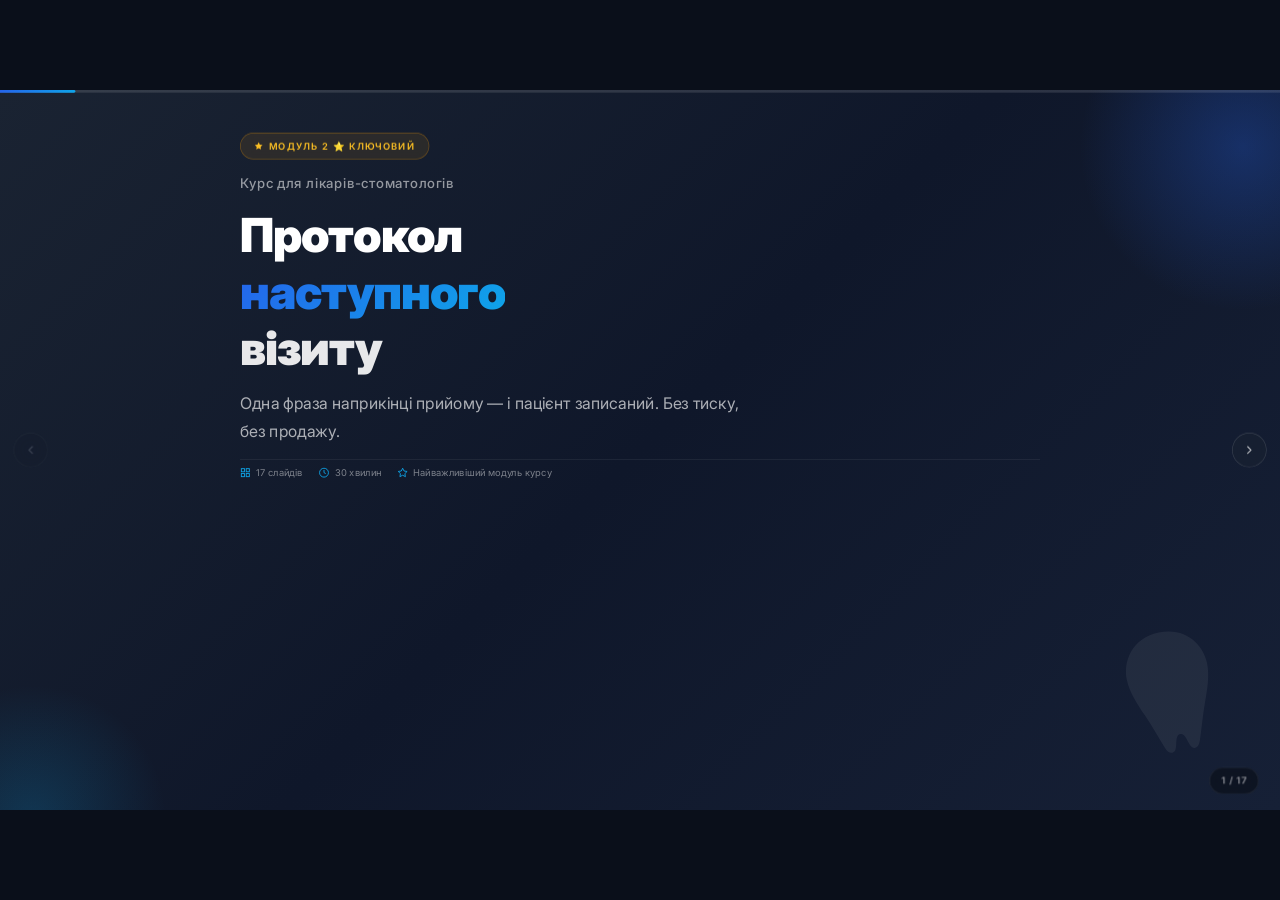
<file: module-02.html>
<!DOCTYPE html>
<html lang="uk">
<head>
  <meta charset="UTF-8" />
  <meta name="viewport" content="width=device-width, initial-scale=1.0" />
  <title>Модуль 2 — Протокол наступного візиту · Курс для лікарів-стоматологів</title>
  <link rel="stylesheet" href="style.css" />
  <style>
    /* ── Module-02 specific styles ────────────────────────────── */

    /* Star badge accent for key module */
    .badge--star {
      background: linear-gradient(135deg, rgba(245,158,11,0.20), rgba(251,191,36,0.12));
      color: #d97706;
      border: 1px solid rgba(245,158,11,0.35);
    }

    /* Protocol step cards (slide 5) */
    .protocol-steps {
      display: flex;
      flex-direction: column;
      gap: var(--space-3);
    }

    .protocol-step {
      display: flex;
      align-items: flex-start;
      gap: var(--space-5);
      padding: var(--space-4) var(--space-6);
      background: rgba(255,255,255,0.06);
      border: 1px solid rgba(255,255,255,0.10);
      border-radius: var(--radius-xl);
      backdrop-filter: blur(8px);
      transition: background var(--transition-fast), border-color var(--transition-fast);
    }

    .protocol-step:hover {
      background: rgba(255,255,255,0.10);
      border-color: rgba(37,99,235,0.45);
    }

    .protocol-step__num {
      width: 38px;
      height: 38px;
      border-radius: var(--radius-full);
      background: var(--gradient-blue);
      color: white;
      font-size: var(--font-size-sm);
      font-weight: var(--font-weight-bold);
      display: flex;
      align-items: center;
      justify-content: center;
      flex-shrink: 0;
      box-shadow: 0 4px 16px rgba(37,99,235,0.40);
    }

    .protocol-step__body {
      flex: 1;
      display: flex;
      justify-content: space-between;
      align-items: center;
      gap: var(--space-4);
    }

    .protocol-step__title {
      font-size: var(--font-size-sm);
      font-weight: var(--font-weight-bold);
      letter-spacing: 0.08em;
      text-transform: uppercase;
      color: var(--color-accent-teal);
      margin-bottom: var(--space-1);
    }

    .protocol-step__desc {
      font-size: var(--font-size-base);
      color: rgba(255,255,255,0.82);
      line-height: var(--line-height-snug);
    }

    .protocol-step__time {
      font-size: var(--font-size-xs);
      font-weight: var(--font-weight-semibold);
      color: rgba(255,255,255,0.38);
      white-space: nowrap;
      flex-shrink: 0;
    }

    /* Script card for module-02 (structured protocol) */
    .script-protocol {
      background: var(--color-white);
      border-radius: var(--radius-2xl);
      border: 1px solid var(--color-border);
      overflow: hidden;
      box-shadow: var(--shadow-card);
    }

    .script-protocol__header {
      padding: var(--space-4) var(--space-6);
      background: rgba(37,99,235,0.06);
      border-bottom: 1px solid rgba(37,99,235,0.12);
      display: flex;
      align-items: center;
      gap: var(--space-3);
    }

    .script-protocol__title {
      font-size: var(--font-size-sm);
      font-weight: var(--font-weight-bold);
      letter-spacing: 0.10em;
      text-transform: uppercase;
      color: var(--color-primary-blue);
    }

    .script-protocol__body {
      padding: var(--space-6);
      display: flex;
      flex-direction: column;
      gap: var(--space-4);
    }

    .script-line {
      display: grid;
      grid-template-columns: 130px 1fr;
      gap: var(--space-4);
      align-items: flex-start;
    }

    .script-line__label {
      font-size: var(--font-size-xs);
      font-weight: var(--font-weight-bold);
      letter-spacing: 0.10em;
      text-transform: uppercase;
      padding: var(--space-1) var(--space-3);
      border-radius: var(--radius-full);
      width: fit-content;
      white-space: nowrap;
    }

    .script-line__label--sum  { background: rgba(37,99,235,0.10); color: var(--color-primary-blue); }
    .script-line__label--need { background: rgba(245,158,11,0.12); color: #d97706; }
    .script-line__label--term { background: rgba(14,165,233,0.12); color: #0284c7; }
    .script-line__label--bridge { background: rgba(16,185,129,0.12); color: #059669; }

    .script-line__text {
      font-size: var(--font-size-base);
      color: var(--color-text-primary);
      line-height: var(--line-height-relaxed);
      padding-top: 2px;
    }

    .script-line__text strong {
      color: var(--color-primary-blue);
    }

    /* Comparison with conversion stats */
    .conversion-vs {
      display: grid;
      grid-template-columns: 1fr auto 1fr;
      gap: var(--space-6);
      align-items: center;
    }

    .conversion-vs__divider {
      display: flex;
      flex-direction: column;
      align-items: center;
      gap: var(--space-2);
      color: var(--color-text-muted);
      font-size: var(--font-size-sm);
      font-weight: var(--font-weight-semibold);
    }

    .conversion-vs__divider::before,
    .conversion-vs__divider::after {
      content: '';
      width: 1px;
      height: 40px;
      background: var(--color-border);
    }

    .conversion-card {
      border-radius: var(--radius-xl);
      padding: var(--space-6);
      display: flex;
      flex-direction: column;
      gap: var(--space-3);
    }

    .conversion-card--bad {
      background: rgba(239,68,68,0.05);
      border: 1.5px solid rgba(239,68,68,0.22);
    }

    .conversion-card--good {
      background: rgba(16,185,129,0.06);
      border: 1.5px solid rgba(16,185,129,0.25);
    }

    .conversion-card__who {
      font-size: var(--font-size-xs);
      font-weight: var(--font-weight-bold);
      letter-spacing: 0.12em;
      text-transform: uppercase;
    }

    .conversion-card--bad .conversion-card__who { color: #dc2626; }
    .conversion-card--good .conversion-card__who { color: #059669; }

    .conversion-card__phrase {
      font-size: var(--font-size-md);
      font-style: italic;
      color: var(--color-text-primary);
      line-height: var(--line-height-relaxed);
    }

    .conversion-card__rate {
      display: flex;
      align-items: baseline;
      gap: var(--space-2);
    }

    .conversion-card__rate-num {
      font-size: var(--font-size-3xl);
      font-weight: var(--font-weight-black);
      letter-spacing: -0.03em;
      line-height: 1;
    }

    .conversion-card--bad .conversion-card__rate-num { color: #dc2626; }
    .conversion-card--good .conversion-card__rate-num { color: #059669; }

    .conversion-card__rate-label {
      font-size: var(--font-size-sm);
      color: var(--color-text-secondary);
    }

    /* Scenario cards (slide 3) */
    .scenario-cards {
      display: grid;
      grid-template-columns: repeat(3, 1fr);
      gap: var(--space-5);
    }

    @media (max-width: 700px) {
      .scenario-cards {
        grid-template-columns: 1fr;
      }
    }

    .scenario-card {
      background: var(--color-white);
      border: 1px solid var(--color-border);
      border-radius: var(--radius-xl);
      padding: var(--space-6);
      display: flex;
      flex-direction: column;
      gap: var(--space-3);
      box-shadow: var(--shadow-sm);
      transition: transform var(--transition-fast), box-shadow var(--transition-fast);
    }

    .scenario-card:hover {
      transform: translateY(-3px);
      box-shadow: var(--shadow-md);
    }

    .scenario-card__emoji {
      font-size: 2rem;
      line-height: 1;
    }

    .scenario-card__title {
      font-size: var(--font-size-base);
      font-weight: var(--font-weight-bold);
      color: var(--color-text-primary);
    }

    .scenario-card__body {
      font-size: var(--font-size-sm);
      color: var(--color-text-secondary);
      line-height: var(--line-height-relaxed);
    }

    .scenario-card__result {
      font-size: var(--font-size-sm);
      font-weight: var(--font-weight-semibold);
      color: var(--color-danger);
      padding: var(--space-2) var(--space-3);
      background: rgba(239,68,68,0.07);
      border-radius: var(--radius-md);
      border-left: 3px solid var(--color-danger);
    }

    /* Bridge-phrase element breakdown */
    .bridge-elements {
      display: grid;
      grid-template-columns: repeat(2, 1fr);
      gap: var(--space-4);
    }

    .bridge-element {
      background: var(--color-light-bg);
      border: 1px solid var(--color-border);
      border-radius: var(--radius-xl);
      padding: var(--space-5);
      display: flex;
      flex-direction: column;
      gap: var(--space-2);
    }

    .bridge-element__num {
      width: 28px;
      height: 28px;
      border-radius: var(--radius-full);
      background: var(--gradient-blue);
      color: white;
      font-size: var(--font-size-xs);
      font-weight: var(--font-weight-bold);
      display: flex;
      align-items: center;
      justify-content: center;
    }

    .bridge-element__label {
      font-size: var(--font-size-sm);
      font-weight: var(--font-weight-semibold);
      color: var(--color-text-primary);
    }

    .bridge-element__example {
      font-size: var(--font-size-sm);
      color: var(--color-primary-blue);
      font-style: italic;
    }

    /* Case timeline (slide 13) */
    .case-timeline {
      display: grid;
      grid-template-columns: repeat(4, 1fr);
      gap: var(--space-4);
      position: relative;
    }

    .case-timeline::before {
      content: '';
      position: absolute;
      top: 32px;
      left: 5%;
      right: 5%;
      height: 2px;
      background: linear-gradient(to right, #ef4444, #f59e0b, #10b981, #059669);
      opacity: 0.30;
    }

    .case-month {
      display: flex;
      flex-direction: column;
      align-items: center;
      gap: var(--space-3);
      text-align: center;
      position: relative;
    }

    .case-month__node {
      width: 64px;
      height: 64px;
      border-radius: var(--radius-full);
      display: flex;
      align-items: center;
      justify-content: center;
      font-size: var(--font-size-sm);
      font-weight: var(--font-weight-bold);
      letter-spacing: 0.04em;
      border: 2px solid;
      background: var(--color-white);
      flex-shrink: 0;
      position: relative;
      z-index: 1;
    }

    .case-month__node--before {
      border-color: #ef4444;
      color: #dc2626;
    }

    .case-month__node--training {
      border-color: #f59e0b;
      color: #d97706;
    }

    .case-month__node--after {
      border-color: #10b981;
      color: #059669;
    }

    .case-month__node--result {
      border-color: #059669;
      background: linear-gradient(135deg, rgba(16,185,129,0.12), rgba(5,150,105,0.08));
      color: #059669;
    }

    .case-month__label {
      font-size: var(--font-size-xs);
      font-weight: var(--font-weight-bold);
      letter-spacing: 0.10em;
      text-transform: uppercase;
      color: var(--color-text-muted);
    }

    .case-month__stat {
      font-size: var(--font-size-xl);
      font-weight: var(--font-weight-black);
      letter-spacing: -0.02em;
    }

    .case-month__desc {
      font-size: var(--font-size-xs);
      color: var(--color-text-secondary);
      line-height: var(--line-height-relaxed);
      max-width: 140px;
    }

    /* Completion options (slide 12) */
    .completion-options {
      display: flex;
      flex-direction: column;
      gap: var(--space-4);
    }

    .completion-option {
      display: flex;
      align-items: flex-start;
      gap: var(--space-5);
      padding: var(--space-5) var(--space-6);
      background: var(--color-white);
      border: 1px solid var(--color-border);
      border-radius: var(--radius-xl);
      box-shadow: var(--shadow-sm);
    }

    .completion-option__icon {
      width: 42px;
      height: 42px;
      border-radius: var(--radius-lg);
      display: flex;
      align-items: center;
      justify-content: center;
      flex-shrink: 0;
    }

    .completion-option__icon--blue  { background: rgba(37,99,235,0.10); }
    .completion-option__icon--teal  { background: rgba(14,165,233,0.10); }
    .completion-option__icon--green { background: rgba(16,185,129,0.12); }

    .completion-option__icon svg {
      width: 22px;
      height: 22px;
      stroke-width: 2;
      stroke-linecap: round;
      stroke-linejoin: round;
      fill: none;
    }

    .completion-option__icon--blue  svg { stroke: var(--color-primary-blue); }
    .completion-option__icon--teal  svg { stroke: var(--color-accent-teal); }
    .completion-option__icon--green svg { stroke: var(--color-success); }

    .completion-option__cond {
      font-size: var(--font-size-sm);
      font-weight: var(--font-weight-bold);
      color: var(--color-text-primary);
      margin-bottom: var(--space-1);
    }

    .completion-option__action {
      font-size: var(--font-size-sm);
      color: var(--color-text-secondary);
      line-height: var(--line-height-relaxed);
    }

    .completion-option__action strong {
      color: var(--color-primary-blue);
    }

    /* Patient-refuses script (slide 10) */
    .refuse-script {
      display: flex;
      flex-direction: column;
      gap: var(--space-3);
    }

    .refuse-line {
      display: flex;
      gap: var(--space-3);
      align-items: flex-start;
    }

    .refuse-line__speaker {
      width: 80px;
      flex-shrink: 0;
      padding-top: var(--space-3);
    }

    .refuse-line__speaker-label {
      font-size: var(--font-size-xs);
      font-weight: var(--font-weight-bold);
      letter-spacing: 0.08em;
      text-transform: uppercase;
    }

    .refuse-line__speaker--patient .refuse-line__speaker-label { color: #0284c7; }
    .refuse-line__speaker--doctor  .refuse-line__speaker-label { color: var(--color-primary-blue); }

    .refuse-line__bubble {
      flex: 1;
      padding: var(--space-4) var(--space-5);
      border-radius: var(--radius-xl);
      font-size: var(--font-size-base);
      line-height: var(--line-height-relaxed);
      color: var(--color-text-primary);
    }

    .refuse-line__bubble--patient {
      background: rgba(14,165,233,0.07);
      border: 1.5px solid rgba(14,165,233,0.20);
      border-left: 4px solid var(--color-accent-teal);
    }

    .refuse-line__bubble--doctor {
      background: rgba(37,99,235,0.06);
      border: 1.5px solid rgba(37,99,235,0.18);
      border-left: 4px solid var(--color-primary-blue);
    }

    .refuse-outcomes {
      display: grid;
      grid-template-columns: 1fr 1fr;
      gap: var(--space-3);
      margin-top: var(--space-2);
    }

    .refuse-outcome {
      padding: var(--space-3) var(--space-4);
      border-radius: var(--radius-lg);
      font-size: var(--font-size-sm);
      line-height: var(--line-height-relaxed);
    }

    .refuse-outcome--yes {
      background: rgba(16,185,129,0.08);
      border: 1px solid rgba(16,185,129,0.25);
      color: var(--color-text-primary);
    }

    .refuse-outcome--no {
      background: rgba(245,158,11,0.08);
      border: 1px solid rgba(245,158,11,0.25);
      color: var(--color-text-primary);
    }

    .refuse-outcome strong {
      display: block;
      margin-bottom: var(--space-1);
    }

    .refuse-outcome--yes strong { color: #059669; }
    .refuse-outcome--no  strong { color: #d97706; }

    /* Summary checklist items */
    .summary-item {
      display: flex;
      align-items: flex-start;
      gap: var(--space-4);
      padding: var(--space-4) var(--space-5);
      background: var(--color-white);
      border: 1px solid var(--color-border);
      border-radius: var(--radius-xl);
      box-shadow: var(--shadow-sm);
      transition: transform var(--transition-fast), box-shadow var(--transition-fast);
    }

    .summary-item:hover {
      transform: translateX(4px);
      box-shadow: var(--shadow-md);
    }

    .summary-item__check {
      width: 36px;
      height: 36px;
      border-radius: var(--radius-full);
      background: var(--gradient-success);
      display: flex;
      align-items: center;
      justify-content: center;
      flex-shrink: 0;
      box-shadow: 0 4px 12px rgba(16,185,129,0.30);
    }

    .summary-item__check svg {
      width: 18px;
      height: 18px;
      stroke: white;
      fill: none;
      stroke-width: 2.5;
      stroke-linecap: round;
      stroke-linejoin: round;
    }

    .summary-item__num {
      font-size: var(--font-size-xs);
      font-weight: var(--font-weight-bold);
      letter-spacing: 0.08em;
      text-transform: uppercase;
      color: var(--color-success);
      margin-bottom: var(--space-1);
    }

    .summary-item__text {
      font-size: var(--font-size-base);
      color: var(--color-text-primary);
      line-height: var(--line-height-snug);
      font-weight: var(--font-weight-medium);
    }
  </style>
</head>
<body>

<div class="presentation" id="presentation">

  <!-- Progress bar -->
  <div class="progress-track">
    <div class="progress-fill" id="progressFill"></div>
  </div>

  <!-- Navigation -->
  <button class="nav-btn nav-btn--prev" id="btnPrev" aria-label="Попередній слайд">
    <svg viewBox="0 0 24 24"><polyline points="15 18 9 12 15 6"/></svg>
  </button>
  <button class="nav-btn nav-btn--next" id="btnNext" aria-label="Наступний слайд">
    <svg viewBox="0 0 24 24"><polyline points="9 18 15 12 9 6"/></svg>
  </button>

  <!-- Slide counter -->
  <div class="slide-counter" id="slideCounter">1 / 17</div>


  <!-- ================================================================
       SLIDE 1 — TITLE
       ================================================================ -->
  <section class="slide slide-title" data-slide="1">
    <div class="slide__inner">

      <div style="display:flex; align-items:center; gap:var(--space-3);" class="animate-in">
        <div class="title-module-badge" style="color:#fbbf24; border-color:rgba(245,158,11,0.35); background:rgba(245,158,11,0.10);">
          <svg width="14" height="14" viewBox="0 0 24 24" fill="#fbbf24" stroke="none">
            <polygon points="12 2 15.09 8.26 22 9.27 17 14.14 18.18 21.02 12 17.77 5.82 21.02 7 14.14 2 9.27 8.91 8.26 12 2"/>
          </svg>
          МОДУЛЬ 2 ⭐ КЛЮЧОВИЙ
        </div>
      </div>

      <p class="title-eyebrow animate-in">Курс для лікарів-стоматологів</p>

      <h1 class="animate-in">
        Протокол<br/>
        <span class="accent">наступного</span><br/>
        <span style="color:rgba(255,255,255,0.90);">візиту</span>
      </h1>

      <p class="title-subtitle animate-in">
        Одна фраза наприкінці прийому — і пацієнт записаний. Без тиску, без продажу.
      </p>

      <div class="title-meta animate-in">
        <span class="title-meta-item">
          <svg viewBox="0 0 24 24"><rect x="3" y="3" width="7" height="7"/><rect x="14" y="3" width="7" height="7"/><rect x="14" y="14" width="7" height="7"/><rect x="3" y="14" width="7" height="7"/></svg>
          17 слайдів
        </span>
        <span class="title-meta-item">
          <svg viewBox="0 0 24 24"><circle cx="12" cy="12" r="10"/><polyline points="12 6 12 12 16 14"/></svg>
          30 хвилин
        </span>
        <span class="title-meta-item">
          <svg viewBox="0 0 24 24"><polygon points="12 2 15.09 8.26 22 9.27 17 14.14 18.18 21.02 12 17.77 5.82 21.02 7 14.14 2 9.27 8.91 8.26 12 2"/></svg>
          Найважливіший модуль курсу
        </span>
      </div>

    </div>

    <div class="title-decoration">
      <svg viewBox="0 0 100 120" fill="currentColor" xmlns="http://www.w3.org/2000/svg">
        <path d="M50 5C28 5 18 22 18 36c0 10 4 20 8 30s7 20 10 28c1.5 4 3 5 5 5s3-1.5 4-5c1-3 1.5-8 5-8s4 5 5 8c1 3.5 2.5 5 4 5s3.5-1 5-5c3-8 6-18 10-28s8-20 8-30c0-14-10-31-32-31z"/>
      </svg>
    </div>
  </section>


  <!-- ================================================================
       SLIDE 2 — STAT: -40% (dramatic)
       ================================================================ -->
  <section class="slide slide-stat" data-slide="2">
    <div class="slide__inner">

      <p class="stat-label-top animate-in">Головна цифра цього модуля</p>

      <div class="stat-number stat--warning animate-in" id="statMinus40" style="color:#dc2626; -webkit-text-fill-color:#dc2626; background:none;">-40%</div>

      <div class="stat-divider animate-in" style="background:var(--gradient-warm);"></div>

      <h2 class="stat-headline animate-in">падає ймовірність повернення пацієнта якщо він вийшов <span style="color:#dc2626; font-weight:900;">БЕЗ запису</span></h2>

      <p class="stat-description animate-in">
        Перші 24 години після прийому — критичне вікно. Якщо за цей час немає конкретного запису — пацієнт переключається на інші справи і відкладає «на потім».
      </p>

      <div class="stat-grid animate-in">
        <div class="stat-grid-item" style="border-color:rgba(239,68,68,0.30); background:rgba(239,68,68,0.05);">
          <span class="stat-value" style="background:linear-gradient(135deg,#ef4444,#dc2626); -webkit-background-clip:text; background-clip:text;">40%</span>
          <span class="stat-unit" style="color:#dc2626; font-weight:600;">Без запису</span>
        </div>
        <div class="stat-grid-item" style="border-color:rgba(16,185,129,0.30); background:rgba(16,185,129,0.05);">
          <span class="stat-value" style="background:var(--gradient-success); -webkit-background-clip:text; background-clip:text;">87%</span>
          <span class="stat-unit" style="color:#059669; font-weight:600;">З записом від лікаря</span>
        </div>
        <div class="stat-grid-item" style="border-color:rgba(245,158,11,0.30); background:rgba(245,158,11,0.05);">
          <span class="stat-value" style="background:linear-gradient(135deg,#f59e0b,#d97706); -webkit-background-clip:text; background-clip:text;">55%</span>
          <span class="stat-unit" style="color:#d97706; font-weight:600;">Нагадування від адміністратора</span>
        </div>
      </div>

    </div>
  </section>


  <!-- ================================================================
       SLIDE 3 — CONTENT: де відбувається помилка
       ================================================================ -->
  <section class="slide slide-content" data-slide="3">
    <div class="slide__inner">

      <div class="slide-header animate-in">
        <span class="badge badge--red">Аналіз проблеми</span>
        <h2>Де ми <span class="accent">втрачаємо</span> пацієнта — 3 сценарії</h2>
      </div>

      <div class="scenario-cards animate-in">

        <div class="scenario-card">
          <div class="scenario-card__emoji">🚪</div>
          <div class="scenario-card__title">Сценарій «Сам зателефонує»</div>
          <div class="scenario-card__body">Лікар каже «якщо що — телефонуйте» і вважає роботу завершеною.</div>
          <div class="scenario-card__result">70% не телефонують ніколи</div>
        </div>

        <div class="scenario-card">
          <div class="scenario-card__emoji">🗂️</div>
          <div class="scenario-card__title">Сценарій «Адміністратор запише»</div>
          <div class="scenario-card__body">Лікар нічого не каже, передає пацієнта. Адміністратор не знає коли і навіщо.</div>
          <div class="scenario-card__result">Половина іде без запису</div>
        </div>

        <div class="scenario-card">
          <div class="scenario-card__emoji">🤷</div>
          <div class="scenario-card__title">Сценарій «Він сам знає»</div>
          <div class="scenario-card__body">Лікар вважає що пацієнт розуміє що треба повернутись. Пацієнт не розуміє.</div>
          <div class="scenario-card__result">«Не бачить причини» повертатися</div>
        </div>

      </div>

      <div class="highlight-box highlight-box--danger animate-in">
        <div class="highlight-box__icon">
          <svg viewBox="0 0 24 24"><path d="M10.29 3.86L1.82 18a2 2 0 0 0 1.71 3h16.94a2 2 0 0 0 1.71-3L13.71 3.86a2 2 0 0 0-3.42 0z"/><line x1="12" y1="9" x2="12" y2="13"/><line x1="12" y1="17" x2="12.01" y2="17"/></svg>
        </div>
        <div class="highlight-box__content">
          <p class="highlight-box__title">Спільне у всіх трьох сценаріях</p>
          <p class="highlight-box__text">Лікар не бере відповідальності за призначення наступного кроку. Саме цей момент коштує клініці мільйони.</p>
        </div>
      </div>

    </div>
  </section>


  <!-- ================================================================
       SLIDE 4 — CONTENT: чому це обов'язок лікаря
       ================================================================ -->
  <section class="slide slide-content" data-slide="4">
    <div class="slide__inner">

      <div class="slide-header animate-in">
        <span class="badge badge--blue">Ключовий принцип</span>
        <h2>Хто має <span class="accent">призначати</span> наступний візит?</h2>
      </div>

      <div class="conversion-vs animate-in">

        <div class="conversion-card conversion-card--bad">
          <div class="conversion-card__who">Адміністратор каже:</div>
          <div class="conversion-card__phrase">«Запишетесь на наступний раз?»</div>
          <p style="font-size:var(--font-size-sm); color:var(--color-text-secondary); line-height:var(--line-height-relaxed);">Звучить як пропозиція — пацієнт може легко відмовитись</p>
          <div class="conversion-card__rate">
            <div class="conversion-card__rate-num">20-25%</div>
            <div class="conversion-card__rate-label">конверсія в запис</div>
          </div>
        </div>

        <div class="conversion-vs__divider">ВС</div>

        <div class="conversion-card conversion-card--good">
          <div class="conversion-card__who">Лікар каже:</div>
          <div class="conversion-card__phrase">«Наступний крок — через 2 тижні. Марино, запишіть [ім'я пацієнта]»</div>
          <p style="font-size:var(--font-size-sm); color:var(--color-text-secondary); line-height:var(--line-height-relaxed);">Звучить як медична рекомендація — пацієнт виконує</p>
          <div class="conversion-card__rate">
            <div class="conversion-card__rate-num">60-70%</div>
            <div class="conversion-card__rate-label">конверсія в запис</div>
          </div>
        </div>

      </div>

      <div class="highlight-box highlight-box--info animate-in">
        <div class="highlight-box__icon">
          <svg viewBox="0 0 24 24"><circle cx="12" cy="12" r="10"/><line x1="12" y1="8" x2="12" y2="12"/><line x1="12" y1="16" x2="12.01" y2="16"/></svg>
        </div>
        <div class="highlight-box__content">
          <p class="highlight-box__title">Чому така різниця?</p>
          <p class="highlight-box__text">Пацієнт сприймає слова лікаря як медичну необхідність. Слова адміністратора — як комерційну пропозицію.</p>
        </div>
      </div>

    </div>
  </section>


  <!-- ================================================================
       SLIDE 5 — FORMULA: алгоритм 5 кроків (dark)
       ================================================================ -->
  <section class="slide slide-formula" data-slide="5">
    <div class="slide__inner">

      <div class="animate-in">
        <span class="badge badge--dark" style="margin-bottom:var(--space-3);">Алгоритм</span>
        <h2>Протокол <span style="background:var(--gradient-blue); -webkit-background-clip:text; -webkit-text-fill-color:transparent; background-clip:text;">"5 кроків"</span> — завершення прийому</h2>
      </div>

      <div class="protocol-steps animate-in">

        <div class="protocol-step">
          <div class="protocol-step__num">1</div>
          <div class="protocol-step__body">
            <div>
              <div class="protocol-step__title">Підсумок</div>
              <div class="protocol-step__desc">Підводите підсумок що зробили сьогодні</div>
            </div>
            <div class="protocol-step__time">15 сек</div>
          </div>
        </div>

        <div class="protocol-step">
          <div class="protocol-step__num">2</div>
          <div class="protocol-step__body">
            <div>
              <div class="protocol-step__title">Медична необхідність</div>
              <div class="protocol-step__desc">Пояснюєте чому потрібен наступний крок</div>
            </div>
            <div class="protocol-step__time">20 сек</div>
          </div>
        </div>

        <div class="protocol-step">
          <div class="protocol-step__num">3</div>
          <div class="protocol-step__body">
            <div>
              <div class="protocol-step__title">Конкретний термін</div>
              <div class="protocol-step__desc">«через 2 тижні» / «у серпні» / «через 3 місяці»</div>
            </div>
            <div class="protocol-step__time">5 сек</div>
          </div>
        </div>

        <div class="protocol-step">
          <div class="protocol-step__num">4</div>
          <div class="protocol-step__body">
            <div>
              <div class="protocol-step__title">Фраза-місток</div>
              <div class="protocol-step__desc">Передаєте адміністратору при пацієнті</div>
            </div>
            <div class="protocol-step__time">5 сек</div>
          </div>
        </div>

        <div class="protocol-step" style="background:rgba(16,185,129,0.10); border-color:rgba(16,185,129,0.30);">
          <div class="protocol-step__num" style="background:var(--gradient-success); box-shadow:0 4px 16px rgba(16,185,129,0.40);">5</div>
          <div class="protocol-step__body">
            <div>
              <div class="protocol-step__title" style="color:#34d399;">Адміністратор фіксує</div>
              <div class="protocol-step__desc">Запис робиться одразу, при пацієнті</div>
            </div>
            <div class="protocol-step__time">30 сек</div>
          </div>
        </div>

      </div>

      <div class="highlight-box animate-in" style="background:rgba(16,185,129,0.12); border-left:4px solid var(--color-success); border-color:rgba(16,185,129,0.30); color:rgba(255,255,255,0.90);">
        <div class="highlight-box__icon">
          <svg viewBox="0 0 24 24" stroke="#34d399"><circle cx="12" cy="12" r="10"/><polyline points="12 6 12 12 16 14"/></svg>
        </div>
        <div class="highlight-box__content">
          <p class="highlight-box__title" style="color:#34d399;">Весь протокол: ~75 секунд</p>
          <p class="highlight-box__text" style="color:rgba(255,255,255,0.80);">75 секунд = 56 000 грн LTV збережено</p>
        </div>
      </div>

    </div>
  </section>


  <!-- ================================================================
       SLIDE 6 — SCRIPT 1: незавершене лікування
       ================================================================ -->
  <section class="slide slide-content" data-slide="6">
    <div class="slide__inner">

      <div class="slide-header animate-in">
        <span class="badge badge--blue">Скрипт 1 з 5</span>
        <h2>Незавершене <span class="accent">лікування</span></h2>
        <p>Ситуація: лікування ще триває, потрібен наступний етап</p>
      </div>

      <div class="script-protocol animate-in">
        <div class="script-protocol__header">
          <svg width="18" height="18" viewBox="0 0 24 24" fill="none" stroke="#2563eb" stroke-width="2" stroke-linecap="round" stroke-linejoin="round"><path d="M21 15a2 2 0 0 1-2 2H7l-4 4V5a2 2 0 0 1 2-2h14a2 2 0 0 1 2 2z"/></svg>
          <span class="script-protocol__title">Слова лікаря наприкінці прийому</span>
        </div>
        <div class="script-protocol__body">

          <div class="script-line">
            <span class="script-line__label script-line__label--sum">Підсумок</span>
            <div class="script-line__text">«Сьогодні ми зробили перший важливий етап — видалили нерв і запломбували канали. Зуб зараз тимчасово закритий.»</div>
          </div>

          <div class="script-line">
            <span class="script-line__label script-line__label--need">Необхідність</span>
            <div class="script-line__text">«Наступний крок — встановити постійну пломбу. Це потрібно зробити протягом 10-14 днів, поки тимчасова не вивалилась.»</div>
          </div>

          <div class="script-line">
            <span class="script-line__label script-line__label--term">Термін</span>
            <div class="script-line__text">«Тобто вам потрібно бути у нас приблизно <strong>через тиждень-два</strong>.»</div>
          </div>

          <div class="script-line">
            <span class="script-line__label script-line__label--bridge">Місток</span>
            <div class="script-line__text">«Марино, запиши, будь ласка, <strong>[ім'я пацієнта]</strong> через 10-12 днів — завершення лікування 36-го.»</div>
          </div>

        </div>
      </div>

      <div class="highlight-box highlight-box--info animate-in">
        <div class="highlight-box__icon">
          <svg viewBox="0 0 24 24"><circle cx="12" cy="12" r="10"/><line x1="12" y1="8" x2="12" y2="12"/><line x1="12" y1="16" x2="12.01" y2="16"/></svg>
        </div>
        <div class="highlight-box__content">
          <p class="highlight-box__title">Зверніть увагу</p>
          <p class="highlight-box__text">Лікар назвав конкретний зуб і конкретну процедуру. Адміністратор одразу знає що записувати — без додаткових питань.</p>
        </div>
      </div>

    </div>
  </section>


  <!-- ================================================================
       SLIDE 7 — SCRIPT 2: завершене лікування + профілактика
       ================================================================ -->
  <section class="slide slide-content" data-slide="7">
    <div class="slide__inner">

      <div class="slide-header animate-in">
        <span class="badge badge--green">Скрипт 2 з 5</span>
        <h2>Лікування завершено — але є <span class="accent">наступний крок</span></h2>
        <p>Ситуація: гостре лікування завершено, але потрібна профілактика</p>
      </div>

      <div class="script-protocol animate-in">
        <div class="script-protocol__header">
          <svg width="18" height="18" viewBox="0 0 24 24" fill="none" stroke="#059669" stroke-width="2" stroke-linecap="round" stroke-linejoin="round"><path d="M21 15a2 2 0 0 1-2 2H7l-4 4V5a2 2 0 0 1 2-2h14a2 2 0 0 1 2 2z"/></svg>
          <span class="script-protocol__title" style="color:#059669;">Слова лікаря наприкінці прийому</span>
        </div>
        <div class="script-protocol__body">

          <div class="script-line">
            <span class="script-line__label script-line__label--sum">Підсумок</span>
            <div class="script-line__text">«Відмінно — сьогодні ми повністю завершили лікування цього зуба. Він збережений, функціонуватиме нормально.»</div>
          </div>

          <div class="script-line">
            <span class="script-line__label script-line__label--need">Необхідність</span>
            <div class="script-line__text">«Але я хочу звернути увагу: у вас є початкові ознаки карієсу на сусідніх зубах. Якщо зробити профгігієну і невеликі пломби зараз — збережемо зуби без серйозного лікування.»</div>
          </div>

          <div class="script-line">
            <span class="script-line__label script-line__label--term">Термін</span>
            <div class="script-line__text">«Рекомендую прийти <strong>через 3 місяці</strong>.»</div>
          </div>

          <div class="script-line">
            <span class="script-line__label script-line__label--bridge">Місток</span>
            <div class="script-line__text">«Олексію, запишіть <strong>[ім'я]</strong> через 3 місяці на профгігієну + огляд.»</div>
          </div>

        </div>
      </div>

      <div class="highlight-box highlight-box--success animate-in">
        <div class="highlight-box__icon">
          <svg viewBox="0 0 24 24"><polyline points="20 6 9 17 4 12"/></svg>
        </div>
        <div class="highlight-box__content">
          <p class="highlight-box__title">Ключовий принцип</p>
          <p class="highlight-box__text">Лікар не «продав» профгігієну — він дав медичну рекомендацію з обґрунтуванням. Це принципово різні речі для пацієнта.</p>
        </div>
      </div>

    </div>
  </section>


  <!-- ================================================================
       SLIDE 8 — SCRIPT 3: ортодонтія / брекети
       ================================================================ -->
  <section class="slide slide-content" data-slide="8">
    <div class="slide__inner">

      <div class="slide-header animate-in">
        <span class="badge badge--teal">Скрипт 3 з 5</span>
        <h2>Регулярний контроль — <span class="accent">брекети, протези</span></h2>
        <p>Ситуація: пацієнт на брекетах або протезуванні — потребує регулярного контролю</p>
      </div>

      <div class="script-protocol animate-in">
        <div class="script-protocol__header" style="background:rgba(14,165,233,0.06); border-color:rgba(14,165,233,0.12);">
          <svg width="18" height="18" viewBox="0 0 24 24" fill="none" stroke="#0284c7" stroke-width="2" stroke-linecap="round" stroke-linejoin="round"><path d="M21 15a2 2 0 0 1-2 2H7l-4 4V5a2 2 0 0 1 2-2h14a2 2 0 0 1 2 2z"/></svg>
          <span class="script-protocol__title" style="color:#0284c7;">Слова лікаря наприкінці прийому</span>
        </div>
        <div class="script-protocol__body">

          <div class="script-line">
            <span class="script-line__label script-line__label--sum">Підсумок</span>
            <div class="script-line__text">«Сьогодні зробили корекцію — все йде добре, зуби рухаються за планом.»</div>
          </div>

          <div class="script-line">
            <span class="script-line__label script-line__label--need">Необхідність</span>
            <div class="script-line__text">«Брекети потребують контролю кожні 6-8 тижнів — це <strong>обов'язково</strong> для отримання результату і безпеки ясен.»</div>
          </div>

          <div class="script-line">
            <span class="script-line__label script-line__label--term">Термін</span>
            <div class="script-line__text">«Наступний контроль — <strong>через 6 тижнів</strong>, десь середина вересня.»</div>
          </div>

          <div class="script-line">
            <span class="script-line__label script-line__label--bridge">Місток</span>
            <div class="script-line__text">«Надіє, запишіть <strong>[ім'я]</strong> на середину вересня — контроль брекетів.»</div>
          </div>

        </div>
      </div>

      <div class="highlight-box highlight-box--info animate-in">
        <div class="highlight-box__icon">
          <svg viewBox="0 0 24 24"><circle cx="12" cy="12" r="10"/><line x1="12" y1="8" x2="12" y2="12"/><line x1="12" y1="16" x2="12.01" y2="16"/></svg>
        </div>
        <div class="highlight-box__content">
          <p class="highlight-box__title">Ключове слово — «обов'язково»</p>
          <p class="highlight-box__text">Це слово знімає питання «а може не треба?» — пацієнт розуміє що контроль є медичною вимогою, а не побажанням.</p>
        </div>
      </div>

    </div>
  </section>


  <!-- ================================================================
       SLIDE 9 — SCRIPT 4: після екстреного прийому
       ================================================================ -->
  <section class="slide slide-content" data-slide="9">
    <div class="slide__inner">

      <div class="slide-header animate-in">
        <span class="badge badge--red">Скрипт 4 з 5</span>
        <h2>Після <span class="accent">екстреного</span> прийому</h2>
        <p>Ситуація: пацієнт прийшов з гострим болем, ви зробили екстрену допомогу</p>
      </div>

      <div class="script-protocol animate-in">
        <div class="script-protocol__header" style="background:rgba(239,68,68,0.06); border-color:rgba(239,68,68,0.15);">
          <svg width="18" height="18" viewBox="0 0 24 24" fill="none" stroke="#dc2626" stroke-width="2" stroke-linecap="round" stroke-linejoin="round"><path d="M21 15a2 2 0 0 1-2 2H7l-4 4V5a2 2 0 0 1 2-2h14a2 2 0 0 1 2 2z"/></svg>
          <span class="script-protocol__title" style="color:#dc2626;">Слова лікаря наприкінці прийому</span>
        </div>
        <div class="script-protocol__body">

          <div class="script-line">
            <span class="script-line__label script-line__label--sum">Підсумок</span>
            <div class="script-line__text">«Добре — сьогодні ми прибрали гострий біль. Запалення знято, тимчасово закрито.»</div>
          </div>

          <div class="script-line">
            <span class="script-line__label script-line__label--need">Необхідність</span>
            <div class="script-line__text">«Але це — тільки перший крок. Зуб потребує повноцінного лікування: видалення нерва і постійного відновлення. Якщо відкласти — <strong>біль повернеться</strong> і ситуація ускладниться.»</div>
          </div>

          <div class="script-line">
            <span class="script-line__label script-line__label--term">Термін</span>
            <div class="script-line__text">«Рекомендую записатись <strong>протягом тижня</strong> — поки знеболювальні ще діють і мотивація до лікування найвища.»</div>
          </div>

          <div class="script-line">
            <span class="script-line__label script-line__label--bridge">Місток</span>
            <div class="script-line__text">«Олено, запишіть <strong>[ім'я]</strong> на наступний тиждень — продовження лікування.»</div>
          </div>

        </div>
      </div>

      <div class="highlight-box highlight-box--warning animate-in">
        <div class="highlight-box__icon">
          <svg viewBox="0 0 24 24"><path d="M10.29 3.86L1.82 18a2 2 0 0 0 1.71 3h16.94a2 2 0 0 0 1.71-3L13.71 3.86a2 2 0 0 0-3.42 0z"/><line x1="12" y1="9" x2="12" y2="13"/><line x1="12" y1="17" x2="12.01" y2="17"/></svg>
        </div>
        <div class="highlight-box__content">
          <p class="highlight-box__title">Не упустіть цей момент</p>
          <p class="highlight-box__text">Пацієнт після екстреного прийому — найбільш мотивований. Страх повернення болю зараз максимальний. Використайте це вікно.</p>
        </div>
      </div>

    </div>
  </section>


  <!-- ================================================================
       SLIDE 10 — SCRIPT 5: пацієнт відмовляється від запису
       ================================================================ -->
  <section class="slide slide-content" data-slide="10">
    <div class="slide__inner">

      <div class="slide-header animate-in">
        <span class="badge badge--amber">Скрипт 5 з 5</span>
        <h2>Пацієнт каже <span style="color:var(--color-danger);">«Я сам зателефоную»</span></h2>
        <p>Найскладніша ситуація — пацієнт не хоче фіксувати час</p>
      </div>

      <div class="refuse-script animate-in">

        <div class="refuse-line">
          <div class="refuse-line__speaker refuse-line__speaker--patient">
            <div class="refuse-line__speaker-label">Пацієнт</div>
          </div>
          <div class="refuse-line__bubble refuse-line__bubble--patient">
            «Дякую, я сам передзвоню коли буде зручно»
          </div>
        </div>

        <div class="refuse-line">
          <div class="refuse-line__speaker refuse-line__speaker--doctor">
            <div class="refuse-line__speaker-label">Лікар</div>
          </div>
          <div class="refuse-line__bubble refuse-line__bubble--doctor">
            «Звичайно, ваше право. Хочу лише попередити: у доктора зазвичай розклад заповнений на 2-3 тижні вперед — потім може бути складно знайти зручний час. Якщо хочете — можемо зафіксувати попередньо, і якщо щось зміниться — <strong>завжди можна перенести</strong>.»
          </div>
        </div>

        <div class="refuse-outcomes">
          <div class="refuse-outcome refuse-outcome--yes">
            <strong>Якщо пацієнт погоджується:</strong>
            Передати адміністратору одразу, зафіксувати конкретну дату.
          </div>
          <div class="refuse-outcome refuse-outcome--no">
            <strong>Якщо відмовляється:</strong>
            «Добре, тоді наш менеджер зв'яжеться з вами через 2-3 тижні щоб підібрати зручний час»
          </div>
        </div>

      </div>

      <div class="highlight-box highlight-box--info animate-in">
        <div class="highlight-box__icon">
          <svg viewBox="0 0 24 24"><circle cx="12" cy="12" r="10"/><line x1="12" y1="8" x2="12" y2="12"/><line x1="12" y1="16" x2="12.01" y2="16"/></svg>
        </div>
        <div class="highlight-box__content">
          <p class="highlight-box__title">Завжди два виходи — ніколи просто «до побачення»</p>
          <p class="highlight-box__text">Або запис зараз, або передача до CRM для нагадування. Кожен пацієнт повинен вийти зі статусом — не «втрачений».</p>
        </div>
      </div>

    </div>
  </section>


  <!-- ================================================================
       SLIDE 11 — CONTENT: фраза-місток детально
       ================================================================ -->
  <section class="slide slide-content" data-slide="11">
    <div class="slide__inner">

      <div class="slide-header animate-in">
        <span class="badge badge--green">Ключовий інструмент</span>
        <h2>Фраза-місток: <span class="accent">4 обов'язкові елементи</span></h2>
        <p>Те що лікар каже адміністратору при пацієнті — найважливіший момент протоколу</p>
      </div>

      <div class="bridge-elements animate-in">

        <div class="bridge-element">
          <div class="bridge-element__num">1</div>
          <div class="bridge-element__label">Ім'я адміністратора</div>
          <div class="bridge-element__example">«Марино,» / «Олексію,»</div>
        </div>

        <div class="bridge-element">
          <div class="bridge-element__num">2</div>
          <div class="bridge-element__label">Ім'я пацієнта</div>
          <div class="bridge-element__example">«запишіть [ім'я пацієнта]»</div>
        </div>

        <div class="bridge-element">
          <div class="bridge-element__num">3</div>
          <div class="bridge-element__label">Часовий орієнтир</div>
          <div class="bridge-element__example">«через 2 тижні» / «наступний вівторок» / «через 3 місяці»</div>
        </div>

        <div class="bridge-element">
          <div class="bridge-element__num">4</div>
          <div class="bridge-element__label">Назва процедури</div>
          <div class="bridge-element__example">«завершення лікування» / «профгігієна» / «контроль брекетів»</div>
        </div>

      </div>

      <!-- Full example phrase -->
      <div class="animate-in" style="padding:var(--space-5) var(--space-7); background:rgba(37,99,235,0.06); border:2px solid rgba(37,99,235,0.22); border-radius:var(--radius-2xl); text-align:center;">
        <p style="font-size:var(--font-size-xs); font-weight:700; letter-spacing:0.12em; text-transform:uppercase; color:var(--color-primary-blue); margin-bottom:var(--space-3);">Приклад готової фрази</p>
        <p style="font-size:var(--font-size-xl); font-weight:var(--font-weight-semibold); color:var(--color-text-primary); line-height:var(--line-height-relaxed);">
          «<span style="color:var(--color-primary-blue);">Марино</span>, запишіть <span style="color:var(--color-primary-blue);">Оленку</span> <span style="color:#0284c7;">через 10 днів</span> — <span style="color:#059669;">завершення лікування 16-го зуба</span>»
        </p>
      </div>

      <div class="highlight-box highlight-box--success animate-in">
        <div class="highlight-box__icon">
          <svg viewBox="0 0 24 24"><polyline points="20 6 9 17 4 12"/></svg>
        </div>
        <div class="highlight-box__content">
          <p class="highlight-box__title">Соціальний зобов'язуючий момент</p>
          <p class="highlight-box__text">Коли пацієнт чує як лікар сам говорить адміністратору — він не може легко відмовитись. Це не продаж — це медичне призначення.</p>
        </div>
      </div>

    </div>
  </section>


  <!-- ================================================================
       SLIDE 12 — CONTENT: лікування завершено повністю
       ================================================================ -->
  <section class="slide slide-content" data-slide="12">
    <div class="slide__inner">

      <div class="slide-header animate-in">
        <span class="badge badge--blue">Повне завершення</span>
        <h2>А якщо лікування <span class="accent">реально завершено</span>? Що далі?</h2>
        <p>100% пацієнтів можна запропонувати наступний візит — завжди знайдеться медична причина</p>
      </div>

      <div class="completion-options animate-in">

        <div class="completion-option">
          <div class="completion-option__icon completion-option__icon--blue">
            <svg viewBox="0 0 24 24"><path d="M22 11.08V12a10 10 0 1 1-5.93-9.14"/><polyline points="22 4 12 14.01 9 11.01"/></svg>
          </div>
          <div>
            <div class="completion-option__cond">Є профілактична необхідність</div>
            <div class="completion-option__action">Профгігієна через 3-6 місяців. <strong>Використовуйте Скрипт 2</strong></div>
          </div>
        </div>

        <div class="completion-option">
          <div class="completion-option__icon completion-option__icon--teal">
            <svg viewBox="0 0 24 24"><circle cx="11" cy="11" r="8"/><line x1="21" y1="21" x2="16.65" y2="16.65"/></svg>
          </div>
          <div>
            <div class="completion-option__cond">Є інші зуби які потребують уваги</div>
            <div class="completion-option__action">Огляд з планом через <strong>1-3 місяці</strong>. Пояснюєте що бачите і чому важливо не зволікати.</div>
          </div>
        </div>

        <div class="completion-option" style="background:rgba(16,185,129,0.05); border-color:rgba(16,185,129,0.20);">
          <div class="completion-option__icon completion-option__icon--green">
            <svg viewBox="0 0 24 24"><polyline points="20 6 9 17 4 12"/></svg>
          </div>
          <div>
            <div class="completion-option__cond">Все справді ідеально</div>
            <div class="completion-option__action">«Рекомендую профілактичний огляд <strong>раз на рік</strong>. Запишемо вас вже зараз — і забудете про це на рік»</div>
          </div>
        </div>

      </div>

      <div class="highlight-box highlight-box--info animate-in">
        <div class="highlight-box__icon">
          <svg viewBox="0 0 24 24"><circle cx="12" cy="12" r="10"/><line x1="12" y1="8" x2="12" y2="12"/><line x1="12" y1="16" x2="12.01" y2="16"/></svg>
        </div>
        <div class="highlight-box__content">
          <p class="highlight-box__title">Правило 100%</p>
          <p class="highlight-box__text">100% пацієнтів можна запропонувати наступний візит. Питання тільки яку медичну причину ви озвучите — вона завжди є.</p>
        </div>
      </div>

    </div>
  </section>


  <!-- ================================================================
       SLIDE 13 — CASE STUDY
       ================================================================ -->
  <section class="slide slide-case" data-slide="13">
    <div class="slide__inner">

      <div class="case-header animate-in">
        <span class="badge badge--blue">Реальний кейс</span>
        <h2>До і після впровадження протоколу — за 6 місяців</h2>
      </div>

      <div class="case-timeline animate-in">

        <div class="case-month">
          <div class="case-month__node case-month__node--before">М1</div>
          <div class="case-month__label">Місяць 1 · До</div>
          <div class="case-month__stat" style="color:#dc2626;">33%</div>
          <div class="case-month__desc">Без протоколу. «Якщо що — телефонуйте». Повторність 33%.</div>
        </div>

        <div class="case-month">
          <div class="case-month__node case-month__node--training">М2</div>
          <div class="case-month__label">Місяць 2 · Навчання</div>
          <div class="case-month__stat" style="color:#d97706;">↑</div>
          <div class="case-month__desc">Лікар проходить цей модуль, починає застосовувати фразу-місток.</div>
        </div>

        <div class="case-month">
          <div class="case-month__node case-month__node--after">М3</div>
          <div class="case-month__label">Місяць 3 · Після</div>
          <div class="case-month__stat" style="color:#059669;">58%</div>
          <div class="case-month__desc">Кожен прийом завершується протоколом. Повторність 58%.</div>
        </div>

        <div class="case-month">
          <div class="case-month__node case-month__node--result">М6</div>
          <div class="case-month__label">Місяць 6 · Звичка</div>
          <div class="case-month__stat" style="color:#059669;">71%</div>
          <div class="case-month__desc">Протокол став звичкою. Повторність 71% — в 2 рази більше ніж до.</div>
        </div>

      </div>

      <div class="case-panel case-panel--success animate-in" style="grid-column:1/-1;">
        <span class="case-panel-label">Результат</span>
        <h3>+38% до повторності за 6 місяців. Без реклами. Без знижок. Одна фраза.</h3>
        <p>Якщо лікар приймає ~10 нових пацієнтів/тиждень (≈40 на місяць): +38% × 40 × 12 міс × 56 000 грн LTV = <strong style="color:#059669; font-size:var(--font-size-xl);">+10 млн грн/рік</strong> потенційної вартості пацієнтської бази.</p>
      </div>

    </div>
  </section>


  <!-- ================================================================
       SLIDE 14 — QUIZ: Ситуація 1
       ================================================================ -->
  <section class="slide slide-test" data-slide="14">
    <div class="slide__inner">

      <div class="test-header animate-in">
        <p class="test-label">Перевірте себе · Ситуація 1</p>
        <h2 class="test-question">Ви щойно завершили перший прийом — пломбування зуба. Лікування потребує продовження. Пацієнт встає з крісла. Що ви говорите в кінці першого прийому?</h2>
      </div>

      <div class="test-options animate-in" id="quiz14">
        <button class="test-option" onclick="handleQuiz(this, false, 'quiz14', 'exp14')">
          <span class="option-letter">A</span>
          <span class="option-text">«Все готово, будьте здорові!»</span>
        </button>
        <button class="test-option" onclick="handleQuiz(this, false, 'quiz14', 'exp14')">
          <span class="option-letter">Б</span>
          <span class="option-text">«Якщо болітиме — прийдіть»</span>
        </button>
        <button class="test-option" onclick="handleQuiz(this, true, 'quiz14', 'exp14')">
          <span class="option-letter">В</span>
          <span class="option-text">«Ми зробили важливий перший крок. Рекомендую записатися через 2 тижні — завершимо лікування. Маріє, запишіть [ім'я] через 2 тижні на продовження»</span>
        </button>
        <button class="test-option" onclick="handleQuiz(this, false, 'quiz14', 'exp14')">
          <span class="option-letter">Г</span>
          <span class="option-text">«Можете іти, адміністратор запише якщо треба»</span>
        </button>
      </div>

      <div class="test-answer-reveal" id="exp14">
        <svg class="reveal-icon" viewBox="0 0 24 24"><path d="M22 11.08V12a10 10 0 1 1-5.93-9.14"/><polyline points="22 4 12 14.01 9 11.01"/></svg>
        <p><strong>Правильна відповідь: В.</strong> Після першого прийому пацієнт має іти з чітким планом. Відповідь В містить усі 4 елементи протоколу: підсумок → обґрунтування → термін → фраза-місток до адміністратора.</p>
      </div>

    </div>
  </section>


  <!-- ================================================================
       SLIDE 15 — QUIZ: Ситуація 2
       ================================================================ -->
  <section class="slide slide-test" data-slide="15">
    <div class="slide__inner">

      <div class="test-header animate-in">
        <p class="test-label">Перевірте себе · Ситуація 2</p>
        <h2 class="test-question">Після прийому ви кажете: «Рекомендую записатися через 2 тижні». Пацієнт відповідає: «Та я сам зателефоную, не хвилюйтеся». Ваша реакція?</h2>
      </div>

      <div class="test-options animate-in" id="quiz15">
        <button class="test-option" onclick="handleQuiz(this, false, 'quiz15', 'exp15')">
          <span class="option-letter">A</span>
          <span class="option-text">«Добре, чекаємо вашого дзвінка» — відпускаєте</span>
        </button>
        <button class="test-option" onclick="handleQuiz(this, false, 'quiz15', 'exp15')">
          <span class="option-letter">Б</span>
          <span class="option-text">Наполягаєте і кажете що це обов'язково — не випускаєте без запису</span>
        </button>
        <button class="test-option" onclick="handleQuiz(this, true, 'quiz15', 'exp15')">
          <span class="option-letter">В</span>
          <span class="option-text">«Звичайно. Хочу лише попередити що розклад заповнений наперед. Можемо зафіксувати попередньо — завжди можна перенести. Якщо ні — наш менеджер нагадає вам за 2 тижні»</span>
        </button>
        <button class="test-option" onclick="handleQuiz(this, false, 'quiz15', 'exp15')">
          <span class="option-letter">Г</span>
          <span class="option-text">Ігноруєте і переходите до наступного пацієнта</span>
        </button>
      </div>

      <div class="test-answer-reveal" id="exp15">
        <svg class="reveal-icon" viewBox="0 0 24 24"><path d="M22 11.08V12a10 10 0 1 1-5.93-9.14"/><polyline points="22 4 12 14.01 9 11.01"/></svg>
        <p><strong>Правильна відповідь: В.</strong> Відповідь А — втрата пацієнта (70% не телефонують ніколи). Відповідь Б — надмірний тиск, пошкоджує стосунки. Відповідь В — ненав'язливо пояснює ризик, пропонує легкий вихід («можна перенести»), і якщо пацієнт все одно відмовляється — передає в CRM. Ніколи просто «до побачення».</p>
      </div>

    </div>
  </section>


  <!-- ================================================================
       SLIDE 16 — SUMMARY
       ================================================================ -->
  <section class="slide slide-summary" data-slide="16">
    <div class="slide__inner">

      <div class="summary-header animate-in">
        <div class="summary-icon" style="background:linear-gradient(135deg,#f59e0b,#d97706);">
          <svg viewBox="0 0 24 24"><polygon points="12 2 15.09 8.26 22 9.27 17 14.14 18.18 21.02 12 17.77 5.82 21.02 7 14.14 2 9.27 8.91 8.26 12 2"/></svg>
        </div>
        <div>
          <span class="badge badge--amber" style="margin-bottom:var(--space-2);">Модуль 2 завершено</span>
          <h2>Головне з Модуля 2</h2>
        </div>
      </div>

      <div style="display:flex; flex-direction:column; gap:var(--space-3);" class="animate-in">

        <div class="summary-item">
          <div class="summary-item__check">
            <svg viewBox="0 0 24 24"><polyline points="20 6 9 17 4 12"/></svg>
          </div>
          <div>
            <div class="summary-item__num">Принцип 1</div>
            <div class="summary-item__text">Пацієнт без запису — 40% ризик що не повернеться. Це найдорожча помилка прийому.</div>
          </div>
        </div>

        <div class="summary-item">
          <div class="summary-item__check">
            <svg viewBox="0 0 24 24"><polyline points="20 6 9 17 4 12"/></svg>
          </div>
          <div>
            <div class="summary-item__num">Принцип 2</div>
            <div class="summary-item__text">Призначати наступний візит — обов'язок лікаря, не адміністратора. Конверсія: 60% проти 20%.</div>
          </div>
        </div>

        <div class="summary-item">
          <div class="summary-item__check">
            <svg viewBox="0 0 24 24"><polyline points="20 6 9 17 4 12"/></svg>
          </div>
          <div>
            <div class="summary-item__num">Принцип 3</div>
            <div class="summary-item__text">Протокол 5 кроків займає 75 секунд і вирішує все: підсумок → необхідність → термін → місток → запис.</div>
          </div>
        </div>

        <div class="summary-item">
          <div class="summary-item__check">
            <svg viewBox="0 0 24 24"><polyline points="20 6 9 17 4 12"/></svg>
          </div>
          <div>
            <div class="summary-item__num">Принцип 4</div>
            <div class="summary-item__text">Фраза-місток = ім'я адміністратора + ім'я пацієнта + термін + процедура. Чотири елементи.</div>
          </div>
        </div>

        <div class="summary-item">
          <div class="summary-item__check">
            <svg viewBox="0 0 24 24"><polyline points="20 6 9 17 4 12"/></svg>
          </div>
          <div>
            <div class="summary-item__num">Принцип 5</div>
            <div class="summary-item__text">100% пацієнтів можна запропонувати наступний крок — завжди знайдеться медична причина.</div>
          </div>
        </div>

      </div>

    </div>
  </section>


  <!-- ================================================================
       SLIDE 17 — ДЗ + NEXT (dark)
       ================================================================ -->
  <section class="slide slide-title" data-slide="17">
    <div class="slide__inner">

      <div class="title-module-badge animate-in" style="color:#fbbf24; border-color:rgba(245,158,11,0.35); background:rgba(245,158,11,0.10);">
        <svg width="14" height="14" viewBox="0 0 24 24" fill="none" stroke="currentColor" stroke-width="2.5" stroke-linecap="round" stroke-linejoin="round"><path d="M14 2H6a2 2 0 0 0-2 2v16a2 2 0 0 0 2 2h12a2 2 0 0 0 2-2V8z"/><polyline points="14 2 14 8 20 8"/></svg>
        Ваше завдання на цей тиждень
      </div>

      <h1 class="animate-in" style="font-size:clamp(var(--font-size-3xl),5vw,5rem);">
        <span class="accent">Практика</span> —<br/>єдиний спосіб
      </h1>

      <!-- Homework box -->
      <div class="animate-in" style="max-width:660px; padding:var(--space-6); background:rgba(245,158,11,0.12); border:1.5px solid rgba(245,158,11,0.35); border-radius:var(--radius-xl);">
        <div style="display:flex; align-items:center; gap:var(--space-2); margin-bottom:var(--space-4);">
          <div style="width:28px; height:28px; border-radius:var(--radius-full); background:rgba(245,158,11,0.25); display:flex; align-items:center; justify-content:center;">
            <svg width="14" height="14" viewBox="0 0 24 24" fill="none" stroke="#fbbf24" stroke-width="2.5" stroke-linecap="round" stroke-linejoin="round"><path d="M14 2H6a2 2 0 0 0-2 2v16a2 2 0 0 0 2 2h12a2 2 0 0 0 2-2V8z"/><polyline points="14 2 14 8 20 8"/><line x1="16" y1="13" x2="8" y2="13"/><line x1="16" y1="17" x2="8" y2="17"/></svg>
          </div>
          <span style="font-size:var(--font-size-sm); font-weight:700; letter-spacing:0.10em; text-transform:uppercase; color:#fbbf24;">ДЗ на тиждень</span>
        </div>
        <p style="font-size:var(--font-size-base); color:rgba(255,255,255,0.90); line-height:var(--line-height-relaxed);">
          <strong style="color:#fbbf24;">5 робочих днів поспіль</strong> — кожен прийом завершуйте протоколом 5 кроків і фразою-містком. Занесіть у трекер: скільки пацієнтів за тиждень пішли з наступним записом.
        </p>
        <div style="margin-top:var(--space-4); padding:var(--space-3) var(--space-4); background:rgba(245,158,11,0.15); border-radius:var(--radius-lg); display:inline-flex; align-items:center; gap:var(--space-2);">
          <svg width="16" height="16" viewBox="0 0 24 24" fill="none" stroke="#fbbf24" stroke-width="2.5" stroke-linecap="round" stroke-linejoin="round"><polyline points="20 6 9 17 4 12"/></svg>
          <span style="font-size:var(--font-size-sm); font-weight:600; color:#fbbf24;">Ціль на тиждень: 80%+ пацієнтів з наступним записом</span>
        </div>
      </div>

      <!-- Two action items -->
      <div class="animate-in" style="display:flex; flex-direction:column; gap:var(--space-3); max-width:560px;">
        <div style="display:flex; align-items:flex-start; gap:var(--space-4); padding:var(--space-4) var(--space-5); background:rgba(16,185,129,0.10); border:1px solid rgba(16,185,129,0.25); border-radius:var(--radius-lg);">
          <div style="width:28px; height:28px; border-radius:var(--radius-full); background:rgba(16,185,129,0.25); display:flex; align-items:center; justify-content:center; flex-shrink:0;">
            <svg width="14" height="14" viewBox="0 0 24 24" fill="none" stroke="#34d399" stroke-width="2.5" stroke-linecap="round" stroke-linejoin="round"><polyline points="20 6 9 17 4 12"/></svg>
          </div>
          <p style="font-size:var(--font-size-base); color:rgba(255,255,255,0.85);">Роздрукуйте скрипти і тримайте при собі перший тиждень</p>
        </div>
        <div style="display:flex; align-items:flex-start; gap:var(--space-4); padding:var(--space-4) var(--space-5); background:rgba(16,185,129,0.10); border:1px solid rgba(16,185,129,0.25); border-radius:var(--radius-lg);">
          <div style="width:28px; height:28px; border-radius:var(--radius-full); background:rgba(16,185,129,0.25); display:flex; align-items:center; justify-content:center; flex-shrink:0;">
            <svg width="14" height="14" viewBox="0 0 24 24" fill="none" stroke="#34d399" stroke-width="2.5" stroke-linecap="round" stroke-linejoin="round"><polyline points="20 6 9 17 4 12"/></svg>
          </div>
          <p style="font-size:var(--font-size-base); color:rgba(255,255,255,0.85);">Скажіть адміністратору що починаєте впроваджувати протокол — щоб були готові</p>
        </div>
      </div>

      <!-- Next module hint -->
      <div class="title-meta animate-in">
        <span class="title-meta-item" style="color:rgba(255,255,255,0.60);">
          <svg viewBox="0 0 24 24"><polyline points="9 18 15 12 9 6"/></svg>
          Модуль 3 → Як презентувати план лікування на 30-50 тисяч так, щоб пацієнт погодився
        </span>
      </div>

      <div class="animate-in">
        <button id="btn-complete-module" onclick="completeModule('module-02')"
          style="display:inline-flex;align-items:center;gap:0.625rem;padding:0.875rem 2rem;background:linear-gradient(135deg,#059669,#10b981);border:none;border-radius:12px;font-size:0.9375rem;font-weight:700;color:#fff;cursor:pointer;transition:opacity 200ms ease-out;box-shadow:0 4px 16px rgba(5,150,105,0.35)">
          ✓ Завершити модуль 2
        </button>
      </div>

    </div>

    <div class="title-decoration">
      <svg viewBox="0 0 100 120" fill="currentColor" xmlns="http://www.w3.org/2000/svg">
        <path d="M50 5C28 5 18 22 18 36c0 10 4 20 8 30s7 20 10 28c1.5 4 3 5 5 5s3-1.5 4-5c1-3 1.5-8 5-8s4 5 5 8c1 3.5 2.5 5 4 5s3.5-1 5-5c3-8 6-18 10-28s8-20 8-30c0-14-10-31-32-31z"/>
      </svg>
    </div>
  </section>


</div><!-- /.presentation -->


<!-- ============================================================
     JAVASCRIPT — Navigation, stat counters, quiz
     ============================================================ -->
<script>
(function () {
  'use strict';

  /* ---------------------------------------------------------------
     1. STATE
     --------------------------------------------------------------- */
  const slides      = Array.from(document.querySelectorAll('.slide'));
  const totalSlides = slides.length;
  let   currentIndex = 0;

  const btnPrev     = document.getElementById('btnPrev');
  const btnNext     = document.getElementById('btnNext');
  const counter     = document.getElementById('slideCounter');
  const progressFill = document.getElementById('progressFill');

  /* ---------------------------------------------------------------
     2. INIT — activate first slide
     --------------------------------------------------------------- */
  slides[0].classList.add('slide--active');
  updateUI();

  /* ---------------------------------------------------------------
     3. SLIDE TRANSITION
     --------------------------------------------------------------- */
  function goToSlide(newIndex) {
    if (newIndex < 0 || newIndex >= totalSlides) return;

    const prevSlide = slides[currentIndex];
    const nextSlide = slides[newIndex];

    prevSlide.classList.remove('slide--active');
    prevSlide.classList.add('slide--prev');

    requestAnimationFrame(() => {
      requestAnimationFrame(() => {
        nextSlide.classList.add('slide--active');
        nextSlide.classList.remove('slide--prev');
      });
    });

    prevSlide.addEventListener('transitionend', function cleanup() {
      prevSlide.classList.remove('slide--prev');
      prevSlide.removeEventListener('transitionend', cleanup);
    });

    currentIndex = newIndex;
    updateUI();
    triggerCounters(nextSlide);
  }

  /* ---------------------------------------------------------------
     4. UPDATE NAV & PROGRESS
     --------------------------------------------------------------- */
  function updateUI() {
    counter.textContent = `${currentIndex + 1} / ${totalSlides}`;
    const pct = ((currentIndex + 1) / totalSlides) * 100;
    progressFill.style.width = `${pct}%`;
    btnPrev.classList.toggle('nav-btn--disabled', currentIndex === 0);
    btnNext.classList.toggle('nav-btn--disabled', currentIndex === totalSlides - 1);
  }

  /* ---------------------------------------------------------------
     5. STAT COUNTER ANIMATION
     --------------------------------------------------------------- */
  const animatedSlides = new Set();

  function triggerCounters(slide) {
    if (animatedSlides.has(slide)) return;
    animatedSlides.add(slide);
    slide.querySelectorAll('[data-target]').forEach(el => animateCounter(el));
  }

  function animateCounter(el) {
    const rawTarget = el.dataset.target;
    const target    = parseFloat(rawTarget.replace(/\s/g, ''));
    const suffix    = el.dataset.suffix || '';
    const isFloat   = rawTarget.includes('.');
    const duration  = 1600;
    const start     = performance.now();

    function formatNum(n) {
      if (n >= 1000) {
        return Math.round(n).toString().replace(/\B(?=(\d{3})+(?!\d))/g, ' ');
      }
      return isFloat ? n.toFixed(1) : Math.round(n).toString();
    }

    function update(now) {
      const elapsed  = now - start;
      const progress = Math.min(elapsed / duration, 1);
      const ease     = 1 - Math.pow(1 - progress, 3);
      const current  = target * ease;

      el.textContent = formatNum(current) + suffix;

      if (progress < 1) {
        requestAnimationFrame(update);
      } else {
        el.textContent = formatNum(target) + suffix;
      }
    }

    setTimeout(() => requestAnimationFrame(update), 350);
  }

  /* ---------------------------------------------------------------
     6. QUIZ HANDLER (exposed globally for onclick)
     --------------------------------------------------------------- */
  window.handleQuiz = function(btn, isCorrect, quizId, expId) {
    const container = document.getElementById(quizId);
    const reveal    = document.getElementById(expId);

    if (container.dataset.answered) return;
    container.dataset.answered = 'true';

    container.querySelectorAll('.test-option').forEach(opt => {
      opt.style.pointerEvents = 'none';
    });

    if (isCorrect) {
      btn.classList.add('option--correct');
    } else {
      btn.classList.add('option--wrong');
      container.querySelectorAll('.test-option').forEach(opt => {
        if (opt.getAttribute('onclick').includes('true')) {
          opt.classList.add('option--correct');
        }
      });
    }

    if (reveal) {
      reveal.classList.add('revealed');
      setTimeout(() => {
        reveal.scrollIntoView({ behavior: 'smooth', block: 'center' });
      }, 100);
    }
  };

  /* ---------------------------------------------------------------
     7. EVENT LISTENERS
     --------------------------------------------------------------- */
  btnPrev.addEventListener('click', () => goToSlide(currentIndex - 1));
  btnNext.addEventListener('click', () => goToSlide(currentIndex + 1));

  document.addEventListener('keydown', (e) => {
    switch (e.key) {
      case 'ArrowLeft':
        goToSlide(currentIndex - 1);
        break;
      case 'ArrowUp': {
        const _su = document.querySelector('.slide--active');
        if (_su && _su.scrollTop > 5) { e.preventDefault(); _su.scrollBy({ top: -120, behavior: 'smooth' }); break; }
        goToSlide(currentIndex - 1); break;
      }
      case 'ArrowRight':
        e.preventDefault(); goToSlide(currentIndex + 1); break;
      case 'ArrowDown':
      case ' ': {
        const _sd = document.querySelector('.slide--active');
        if (_sd && _sd.scrollHeight > _sd.clientHeight + 5 && _sd.scrollTop + _sd.clientHeight < _sd.scrollHeight - 5) {
          e.preventDefault(); _sd.scrollBy({ top: 120, behavior: 'smooth' }); break;
        }
        e.preventDefault(); goToSlide(currentIndex + 1); break;
      }
      case 'Home':
        goToSlide(0);
        break;
      case 'End':
        goToSlide(totalSlides - 1);
        break;
    }
  });

  /* Touch / swipe support */
  let touchStartX = 0;
  let touchStartY = 0;

  document.addEventListener('touchstart', (e) => {
    touchStartX = e.touches[0].clientX;
    touchStartY = e.touches[0].clientY;
  }, { passive: true });

  document.addEventListener('touchend', (e) => {
    const dx = e.changedTouches[0].clientX - touchStartX;
    const dy = e.changedTouches[0].clientY - touchStartY;
    if (Math.abs(dx) > Math.abs(dy) && Math.abs(dx) > 40) {
      if (dx < 0) goToSlide(currentIndex + 1);
      else        goToSlide(currentIndex - 1);
    }
  }, { passive: true });

  /* ---------------------------------------------------------------
     8. ANIMATE-IN: trigger staggered entrance on active slide
     --------------------------------------------------------------- */
  function animateSlideIn(slide) {
    const items = slide.querySelectorAll('.animate-in');
    items.forEach((el, i) => {
      el.style.opacity    = '0';
      el.style.transform  = 'translateY(18px)';
      el.style.transition = `opacity 0.45s ease-out ${i * 80}ms, transform 0.45s ease-out ${i * 80}ms`;

      requestAnimationFrame(() => {
        requestAnimationFrame(() => {
          el.style.opacity   = '1';
          el.style.transform = 'translateY(0)';
        });
      });
    });
  }

  /* Override goToSlide to also animate-in */
  const _goToSlide = goToSlide;
  function goToSlideAnimated(newIndex) {
    _goToSlide(newIndex);
    setTimeout(() => animateSlideIn(slides[newIndex]), 60);
  }

  btnPrev.removeEventListener('click', () => goToSlide(currentIndex - 1));
  btnNext.removeEventListener('click', () => goToSlide(currentIndex + 1));
  btnPrev.addEventListener('click', () => goToSlideAnimated(currentIndex - 1));
  btnNext.addEventListener('click', () => goToSlideAnimated(currentIndex + 1));

  document.removeEventListener('keydown', null);
  document.addEventListener('keydown', (e) => {
    switch (e.key) {
      case 'ArrowLeft':
        goToSlideAnimated(currentIndex - 1);
        break;
      case 'ArrowUp': {
        const _su = document.querySelector('.slide--active');
        if (_su && _su.scrollTop > 5) { e.preventDefault(); _su.scrollBy({ top: -120, behavior: 'smooth' }); break; }
        goToSlideAnimated(currentIndex - 1); break;
      }
      case 'ArrowRight':
        e.preventDefault(); goToSlideAnimated(currentIndex + 1); break;
      case 'ArrowDown':
      case ' ': {
        const _sd = document.querySelector('.slide--active');
        if (_sd && _sd.scrollHeight > _sd.clientHeight + 5 && _sd.scrollTop + _sd.clientHeight < _sd.scrollHeight - 5) {
          e.preventDefault(); _sd.scrollBy({ top: 120, behavior: 'smooth' }); break;
        }
        e.preventDefault(); goToSlideAnimated(currentIndex + 1); break;
      }
      case 'Home':
        goToSlideAnimated(0);
        break;
      case 'End':
        goToSlideAnimated(totalSlides - 1);
        break;
    }
  });

  /* Animate first slide on load */
  animateSlideIn(slides[0]);

})();
</script>

<script>window.DENTAL_SHOW_SESSION_BAR = true;</script>
<script src="supabase-config.js"></script>
<script src="tracking.js"></script>
<script>
function completeModule(key) {
  var btn = document.getElementById('btn-complete-module');
  if (btn) { btn.disabled = true; btn.style.opacity = '0.6'; btn.textContent = 'Збереження...'; }

  // Always mark visited locally so index.html shows correct state
  try { localStorage.setItem('dental_progress_' + key, '1'); } catch (e) {}

  // Schedule redirect NO MATTER WHAT — network issues must not trap the user
  setTimeout(function () { window.location.href = 'index.html'; }, 2200);

  // Try to save to Supabase and show toast in background
  if (window.DentalTracking && typeof window.DentalTracking.saveProgress === 'function') {
    try {
      window.DentalTracking.saveProgress(key).then(function () {
        if (window.DentalTracking.showCompletionToast) {
          window.DentalTracking.showCompletionToast('Модуль 2 завершено! Прогрес збережено ✓');
        }
      }).catch(function (e) { console.warn('saveProgress failed:', e); });
    } catch (e) { console.warn('saveProgress threw:', e); }
  }
}


/* ── Viewport scaling — fits 1920x1080 canvas into any screen ── */
(function() {
  function fitPresentation() {
    const pres = document.querySelector('.presentation');
    if (!pres) return;
    const vw = window.innerWidth;
    const vh = window.innerHeight;
    // Mobile: skip transform entirely — CSS handles layout
    if (vw < 769) {
      pres.style.transform = '';
      pres.style.left = '';
      pres.style.top = '';
      return;
    }
    const scale = Math.min(vw / 1920, vh / 1080);
    const offsetX = Math.round((vw - 1920 * scale) / 2);
    const offsetY = Math.round((vh - 1080 * scale) / 2);
    pres.style.transform = 'scale(' + scale + ')';
    pres.style.left = offsetX + 'px';
    pres.style.top = offsetY + 'px';
    document.body.style.background = '#0a0f1a';
  }
  fitPresentation();
  window.addEventListener('resize', fitPresentation);
})();

</script>
</body>
</html>
</file>
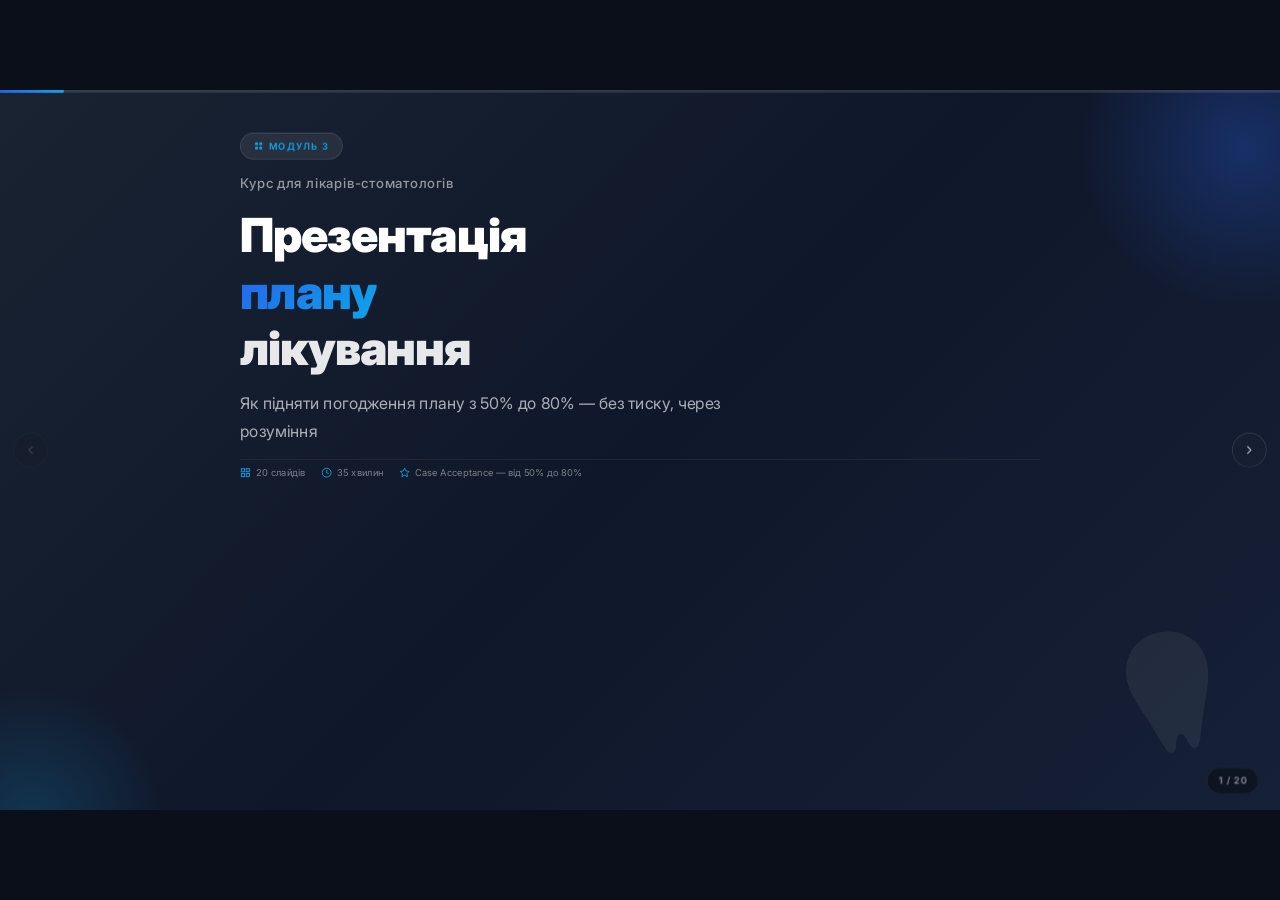
<file: module-03.html>
<!DOCTYPE html>
<html lang="uk">
<head>
  <meta charset="UTF-8" />
  <meta name="viewport" content="width=device-width, initial-scale=1.0" />
  <title>Модуль 3 — Презентація плану лікування · Курс для лікарів-стоматологів</title>
  <link rel="stylesheet" href="style.css" />
  <style>
    /* ── Module-03 specific styles ────────────────────────────── */

    /* Reason cards (slide 3) */
    .reason-cards {
      display: grid;
      grid-template-columns: repeat(5, 1fr);
      gap: var(--space-4);
    }

    .reason-card {
      background: var(--color-white);
      border: 1.5px solid var(--color-border);
      border-radius: var(--radius-xl);
      padding: var(--space-5) var(--space-4);
      display: flex;
      flex-direction: column;
      gap: var(--space-3);
      transition: transform var(--transition-fast), box-shadow var(--transition-fast);
    }

    .reason-card:hover {
      transform: translateY(-3px);
      box-shadow: var(--shadow-card);
    }

    .reason-card__emoji {
      font-size: 1.75rem;
      line-height: 1;
    }

    .reason-card__title {
      font-size: var(--font-size-sm);
      font-weight: var(--font-weight-bold);
      color: var(--color-text-primary);
      line-height: var(--line-height-snug);
    }

    .reason-card__body {
      font-size: var(--font-size-xs);
      color: var(--color-text-secondary);
      line-height: var(--line-height-relaxed);
    }

    /* Translation example (slide 4) */
    .translate-example {
      display: flex;
      flex-direction: column;
      gap: var(--space-3);
    }

    .translate-row {
      display: flex;
      align-items: flex-start;
      gap: var(--space-4);
      padding: var(--space-4) var(--space-5);
      border-radius: var(--radius-lg);
      font-size: var(--font-size-base);
      line-height: var(--line-height-snug);
    }

    .translate-row--bad {
      background: rgba(239,68,68,0.06);
      border: 1px solid rgba(239,68,68,0.18);
    }

    .translate-row--good {
      background: rgba(16,185,129,0.07);
      border: 1px solid rgba(16,185,129,0.22);
    }

    .translate-row__icon {
      font-size: 1.1rem;
      line-height: 1.5;
      flex-shrink: 0;
    }

    .translate-row--bad .translate-row__text { color: #dc2626; }
    .translate-row--good .translate-row__text { color: #059669; }

    /* Visualization tools (slide 6) */
    .viz-tools {
      display: grid;
      grid-template-columns: repeat(3, 1fr);
      gap: var(--space-5);
    }

    .viz-tool {
      background: var(--color-white);
      border: 1.5px solid var(--color-border);
      border-radius: var(--radius-xl);
      padding: var(--space-6);
      display: flex;
      flex-direction: column;
      gap: var(--space-3);
      transition: transform var(--transition-fast), box-shadow var(--transition-fast), border-color var(--transition-fast);
    }

    .viz-tool:hover {
      transform: translateY(-3px);
      box-shadow: var(--shadow-card);
      border-color: rgba(37,99,235,0.30);
    }

    .viz-tool__emoji {
      font-size: 2rem;
      line-height: 1;
    }

    .viz-tool__title {
      font-size: var(--font-size-base);
      font-weight: var(--font-weight-bold);
      color: var(--color-text-primary);
    }

    .viz-tool__body {
      font-size: var(--font-size-sm);
      color: var(--color-text-secondary);
      line-height: var(--line-height-relaxed);
    }

    /* 4-horizon timeline (slide 7) */
    .horizon-grid {
      display: grid;
      grid-template-columns: repeat(4, 1fr);
      gap: var(--space-4);
    }

    .horizon-card {
      border-radius: var(--radius-xl);
      padding: var(--space-5);
      display: flex;
      flex-direction: column;
      gap: var(--space-2);
    }

    .horizon-card--now    { background: rgba(16,185,129,0.08);  border: 1.5px solid rgba(16,185,129,0.25); }
    .horizon-card--6mo    { background: rgba(245,158,11,0.08);  border: 1.5px solid rgba(245,158,11,0.25); }
    .horizon-card--1y     { background: rgba(239,68,68,0.07);   border: 1.5px solid rgba(239,68,68,0.22); }
    .horizon-card--3y     { background: rgba(100,0,0,0.06);     border: 1.5px solid rgba(180,0,0,0.25); }

    .horizon-card__emoji { font-size: 1.5rem; }

    .horizon-card__label {
      font-size: var(--font-size-xs);
      font-weight: var(--font-weight-bold);
      letter-spacing: 0.10em;
      text-transform: uppercase;
    }

    .horizon-card--now  .horizon-card__label { color: #059669; }
    .horizon-card--6mo  .horizon-card__label { color: #d97706; }
    .horizon-card--1y   .horizon-card__label { color: #dc2626; }
    .horizon-card--3y   .horizon-card__label { color: #9b1c1c; }

    .horizon-card__text {
      font-size: var(--font-size-sm);
      color: var(--color-text-secondary);
      line-height: var(--line-height-relaxed);
    }

    .horizon-example {
      display: grid;
      grid-template-columns: repeat(4, 1fr);
      gap: var(--space-3);
    }

    .horizon-example-item {
      padding: var(--space-3) var(--space-4);
      border-radius: var(--radius-md);
      font-size: var(--font-size-xs);
      color: var(--color-text-secondary);
      line-height: var(--line-height-relaxed);
      background: var(--color-white);
      border: 1px solid var(--color-border);
      font-style: italic;
    }

    /* Monologue script box (slide 8) */
    .monologue-box {
      background: var(--color-white);
      border: 1.5px solid rgba(37,99,235,0.20);
      border-left: 4px solid var(--color-primary-blue);
      border-radius: var(--radius-xl);
      padding: var(--space-6) var(--space-7);
      font-size: var(--font-size-base);
      color: var(--color-text-primary);
      line-height: var(--line-height-relaxed);
      box-shadow: var(--shadow-card);
      position: relative;
    }

    .monologue-box__header {
      display: flex;
      align-items: center;
      gap: var(--space-3);
      margin-bottom: var(--space-4);
      padding-bottom: var(--space-3);
      border-bottom: 1px solid rgba(37,99,235,0.12);
    }

    .monologue-box__label {
      font-size: var(--font-size-xs);
      font-weight: var(--font-weight-bold);
      letter-spacing: 0.10em;
      text-transform: uppercase;
      color: var(--color-primary-blue);
    }

    .monologue-box p + p {
      margin-top: var(--space-3);
    }

    .monologue-box em {
      color: var(--color-text-muted);
      font-style: italic;
      font-size: var(--font-size-sm);
    }

    /* Step breakdown (slide 9) */
    .stage-breakdown {
      display: flex;
      flex-direction: column;
      gap: var(--space-3);
    }

    .stage-item {
      display: flex;
      align-items: flex-start;
      gap: var(--space-5);
      padding: var(--space-4) var(--space-5);
      background: var(--color-white);
      border: 1px solid var(--color-border);
      border-radius: var(--radius-xl);
      box-shadow: var(--shadow-sm);
    }

    .stage-item__num {
      width: 34px;
      height: 34px;
      border-radius: var(--radius-full);
      display: flex;
      align-items: center;
      justify-content: center;
      font-size: var(--font-size-sm);
      font-weight: var(--font-weight-bold);
      color: white;
      flex-shrink: 0;
    }

    .stage-item--1 .stage-item__num { background: linear-gradient(135deg, #ef4444, #dc2626); }
    .stage-item--2 .stage-item__num { background: linear-gradient(135deg, #f59e0b, #d97706); }
    .stage-item--3 .stage-item__num { background: linear-gradient(135deg, #10b981, #059669); }

    .stage-item__tag {
      font-size: var(--font-size-xs);
      font-weight: var(--font-weight-bold);
      letter-spacing: 0.08em;
      text-transform: uppercase;
      margin-bottom: var(--space-1);
    }

    .stage-item--1 .stage-item__tag { color: #dc2626; }
    .stage-item--2 .stage-item__tag { color: #d97706; }
    .stage-item--3 .stage-item__tag { color: #059669; }

    .stage-item__text {
      font-size: var(--font-size-base);
      color: var(--color-text-primary);
      line-height: var(--line-height-snug);
    }

    /* Phrases grid (slides 10–11) */
    .phrases-grid {
      display: grid;
      grid-template-columns: 1fr 1fr;
      gap: var(--space-3);
    }

    .phrase-item {
      display: flex;
      align-items: flex-start;
      gap: var(--space-3);
      padding: var(--space-4) var(--space-5);
      border-radius: var(--radius-lg);
      font-size: var(--font-size-sm);
    }

    .phrase-item--good {
      background: rgba(16,185,129,0.06);
      border: 1px solid rgba(16,185,129,0.20);
    }

    .phrase-item--bad {
      background: rgba(239,68,68,0.06);
      border: 1px solid rgba(239,68,68,0.18);
    }

    .phrase-item__num {
      width: 24px;
      height: 24px;
      border-radius: var(--radius-full);
      display: flex;
      align-items: center;
      justify-content: center;
      font-size: var(--font-size-xs);
      font-weight: var(--font-weight-bold);
      flex-shrink: 0;
    }

    .phrase-item--good .phrase-item__num { background: rgba(16,185,129,0.18); color: #059669; }
    .phrase-item--bad  .phrase-item__num { background: rgba(239,68,68,0.15);  color: #dc2626; }

    .phrase-item__content {
      flex: 1;
    }

    .phrase-item__text {
      font-weight: var(--font-weight-medium);
      color: var(--color-text-primary);
      line-height: var(--line-height-snug);
    }

    .phrase-item--bad .phrase-item__text {
      text-decoration: line-through;
      color: var(--color-text-muted);
    }

    .phrase-item__fix {
      font-size: var(--font-size-xs);
      color: var(--color-text-secondary);
      margin-top: 2px;
      line-height: var(--line-height-snug);
    }

    .phrase-item__note {
      font-size: var(--font-size-xs);
      color: #059669;
      margin-top: 2px;
    }

    /* Before/after photo script (slide 12) */
    .bonus-script {
      background: var(--color-white);
      border: 1.5px solid var(--color-border);
      border-radius: var(--radius-xl);
      overflow: hidden;
      box-shadow: var(--shadow-card);
    }

    .bonus-script__header {
      padding: var(--space-3) var(--space-6);
      background: rgba(14,165,233,0.07);
      border-bottom: 1px solid rgba(14,165,233,0.15);
      display: flex;
      align-items: center;
      gap: var(--space-3);
    }

    .bonus-script__tag {
      font-size: var(--font-size-xs);
      font-weight: var(--font-weight-bold);
      letter-spacing: 0.10em;
      text-transform: uppercase;
      color: #0284c7;
    }

    .bonus-script__body {
      padding: var(--space-5) var(--space-6);
      display: flex;
      flex-direction: column;
      gap: var(--space-4);
    }

    .bonus-script__line {
      display: flex;
      gap: var(--space-3);
      align-items: flex-start;
    }

    .bonus-script__bracket {
      font-size: var(--font-size-xs);
      color: var(--color-text-muted);
      font-style: italic;
      padding: var(--space-1) var(--space-3);
      background: var(--color-light-bg);
      border-radius: var(--radius-sm);
      border: 1px solid var(--color-border);
      flex-shrink: 0;
      white-space: nowrap;
    }

    .bonus-script__text {
      font-size: var(--font-size-base);
      color: var(--color-text-primary);
      line-height: var(--line-height-relaxed);
      font-style: italic;
    }

    /* Case split (slide 13) */
    .case-split {
      display: grid;
      grid-template-columns: 1fr 1fr;
      gap: var(--space-6);
      align-items: start;
    }

    .case-split__panel {
      border-radius: var(--radius-xl);
      padding: var(--space-6);
      display: flex;
      flex-direction: column;
      gap: var(--space-4);
    }

    .case-split__panel--bad {
      background: rgba(239,68,68,0.05);
      border: 1.5px solid rgba(239,68,68,0.20);
    }

    .case-split__panel--good {
      background: rgba(16,185,129,0.06);
      border: 1.5px solid rgba(16,185,129,0.22);
    }

    .case-split__label {
      display: flex;
      align-items: center;
      justify-content: space-between;
      gap: var(--space-3);
    }

    .case-split__tag {
      font-size: var(--font-size-xs);
      font-weight: var(--font-weight-bold);
      letter-spacing: 0.12em;
      text-transform: uppercase;
    }

    .case-split__panel--bad  .case-split__tag { color: #dc2626; }
    .case-split__panel--good .case-split__tag { color: #059669; }

    .case-split__rate {
      font-size: var(--font-size-sm);
      font-weight: var(--font-weight-bold);
      padding: 2px var(--space-3);
      border-radius: var(--radius-full);
    }

    .case-split__panel--bad  .case-split__rate { background: rgba(239,68,68,0.12); color: #dc2626; }
    .case-split__panel--good .case-split__rate { background: rgba(16,185,129,0.15); color: #059669; }

    .case-split__quote {
      font-size: var(--font-size-sm);
      color: var(--color-text-primary);
      line-height: var(--line-height-relaxed);
      font-style: italic;
    }

    .case-split__result {
      display: flex;
      align-items: center;
      gap: var(--space-2);
      padding: var(--space-3) var(--space-4);
      border-radius: var(--radius-md);
      font-size: var(--font-size-sm);
      font-weight: var(--font-weight-semibold);
    }

    .case-split__panel--bad  .case-split__result { background: rgba(239,68,68,0.08);  color: #dc2626; }
    .case-split__panel--good .case-split__result { background: rgba(16,185,129,0.10); color: #059669; }

    /* Priority system (slide 17) */
    .priority-levels {
      display: flex;
      flex-direction: column;
      gap: var(--space-3);
    }

    .priority-item {
      display: flex;
      align-items: flex-start;
      gap: var(--space-5);
      padding: var(--space-4) var(--space-6);
      border-radius: var(--radius-xl);
    }

    .priority-item--red    { background: rgba(239,68,68,0.07);  border: 1.5px solid rgba(239,68,68,0.22); }
    .priority-item--yellow { background: rgba(245,158,11,0.07); border: 1.5px solid rgba(245,158,11,0.22); }
    .priority-item--green  { background: rgba(16,185,129,0.07); border: 1.5px solid rgba(16,185,129,0.22); }

    .priority-item__dot {
      width: 22px;
      height: 22px;
      border-radius: var(--radius-full);
      flex-shrink: 0;
      margin-top: 2px;
    }

    .priority-item--red    .priority-item__dot { background: #ef4444; box-shadow: 0 0 12px rgba(239,68,68,0.40); }
    .priority-item--yellow .priority-item__dot { background: #f59e0b; box-shadow: 0 0 12px rgba(245,158,11,0.40); }
    .priority-item--green  .priority-item__dot { background: #10b981; box-shadow: 0 0 12px rgba(16,185,129,0.40); }

    .priority-item__tag {
      font-size: var(--font-size-sm);
      font-weight: var(--font-weight-bold);
      letter-spacing: 0.06em;
      text-transform: uppercase;
      margin-bottom: var(--space-1);
    }

    .priority-item--red    .priority-item__tag { color: #dc2626; }
    .priority-item--yellow .priority-item__tag { color: #d97706; }
    .priority-item--green  .priority-item__tag { color: #059669; }

    .priority-item__text {
      font-size: var(--font-size-base);
      color: var(--color-text-primary);
      line-height: var(--line-height-snug);
    }

    /* Summary items (slide 18) */
    .summary-items-grid {
      display: grid;
      grid-template-columns: repeat(3, 1fr);
      gap: var(--space-4);
    }

    .summary-card {
      background: var(--color-white);
      border: 1px solid var(--color-border);
      border-radius: var(--radius-xl);
      padding: var(--space-5) var(--space-6);
      display: flex;
      flex-direction: column;
      gap: var(--space-3);
      box-shadow: var(--shadow-sm);
      transition: transform var(--transition-fast), box-shadow var(--transition-fast);
    }

    .summary-card:hover {
      transform: translateY(-2px);
      box-shadow: var(--shadow-card);
    }

    .summary-card__num {
      width: 32px;
      height: 32px;
      border-radius: var(--radius-full);
      background: var(--gradient-blue);
      color: white;
      font-size: var(--font-size-sm);
      font-weight: var(--font-weight-bold);
      display: flex;
      align-items: center;
      justify-content: center;
      flex-shrink: 0;
      box-shadow: 0 4px 12px rgba(37,99,235,0.30);
    }

    .summary-card__text {
      font-size: var(--font-size-sm);
      color: var(--color-text-primary);
      line-height: var(--line-height-relaxed);
      font-weight: var(--font-weight-medium);
    }

    /* Dark HW slide (slide 19) */
    .hw-block {
      background: rgba(255,255,255,0.06);
      border: 1px solid rgba(255,255,255,0.12);
      border-radius: var(--radius-2xl);
      padding: var(--space-8);
      backdrop-filter: blur(8px);
    }

    .hw-block__label {
      font-size: var(--font-size-xs);
      font-weight: var(--font-weight-bold);
      letter-spacing: 0.14em;
      text-transform: uppercase;
      color: var(--color-accent-teal);
      margin-bottom: var(--space-4);
      display: flex;
      align-items: center;
      gap: var(--space-2);
    }

    .hw-block__text {
      font-size: var(--font-size-md);
      color: rgba(255,255,255,0.82);
      line-height: var(--line-height-relaxed);
    }

    .next-module-card {
      background: var(--gradient-blue);
      border-radius: var(--radius-xl);
      padding: var(--space-6) var(--space-8);
      display: flex;
      align-items: center;
      justify-content: space-between;
      gap: var(--space-6);
      box-shadow: var(--shadow-glow-blue);
    }

    .next-module-card__label {
      font-size: var(--font-size-xs);
      font-weight: var(--font-weight-bold);
      letter-spacing: 0.12em;
      text-transform: uppercase;
      color: rgba(255,255,255,0.70);
      margin-bottom: var(--space-2);
    }

    .next-module-card__title {
      font-size: var(--font-size-xl);
      font-weight: var(--font-weight-bold);
      color: white;
      line-height: var(--line-height-snug);
    }

    .next-module-card__arrow {
      width: 48px;
      height: 48px;
      background: rgba(255,255,255,0.20);
      border-radius: var(--radius-full);
      display: flex;
      align-items: center;
      justify-content: center;
      flex-shrink: 0;
    }

    .next-module-card__arrow svg {
      width: 22px;
      height: 22px;
      stroke: white;
      fill: none;
      stroke-width: 2.5;
      stroke-linecap: round;
      stroke-linejoin: round;
    }

    /* Calculation breakdown (slide 2) */
    .calc-breakdown {
      display: grid;
      grid-template-columns: repeat(4, 1fr);
      gap: var(--space-4);
      width: 100%;
    }

    .calc-item {
      padding: var(--space-5) var(--space-4);
      border-radius: var(--radius-xl);
      text-align: center;
      display: flex;
      flex-direction: column;
      gap: var(--space-2);
    }

    .calc-item--neutral { background: var(--color-light-bg); border: 1px solid var(--color-border); }
    .calc-item--bad     { background: rgba(239,68,68,0.06);  border: 1px solid rgba(239,68,68,0.18); }
    .calc-item--good    { background: rgba(16,185,129,0.07); border: 1px solid rgba(16,185,129,0.20); }
    .calc-item--result  { background: var(--gradient-blue);  box-shadow: var(--shadow-glow-blue); }

    .calc-item__label {
      font-size: var(--font-size-xs);
      font-weight: var(--font-weight-semibold);
      letter-spacing: 0.08em;
      text-transform: uppercase;
    }

    .calc-item--neutral .calc-item__label { color: var(--color-text-muted); }
    .calc-item--bad     .calc-item__label { color: #dc2626; }
    .calc-item--good    .calc-item__label { color: #059669; }
    .calc-item--result  .calc-item__label { color: rgba(255,255,255,0.75); }

    .calc-item__value {
      font-size: var(--font-size-xl);
      font-weight: var(--font-weight-black);
      letter-spacing: -0.02em;
      line-height: 1;
    }

    .calc-item--neutral .calc-item__value { color: var(--color-text-primary); }
    .calc-item--bad     .calc-item__value { color: #dc2626; }
    .calc-item--good    .calc-item__value { color: #059669; }
    .calc-item--result  .calc-item__value { color: white; }

    .calc-item__sub {
      font-size: var(--font-size-xs);
      color: var(--color-text-muted);
      line-height: var(--line-height-snug);
    }

    .calc-item--result .calc-item__sub { color: rgba(255,255,255,0.65); }

    /* Gold rule quote (slide 4) */
    .golden-quote {
      background: linear-gradient(135deg, rgba(245,158,11,0.10) 0%, rgba(251,191,36,0.06) 100%);
      border: 2px solid rgba(245,158,11,0.30);
      border-radius: var(--radius-2xl);
      padding: var(--space-8) var(--space-10);
      text-align: center;
    }

    .golden-quote__text {
      font-size: clamp(var(--font-size-xl), 3vw, var(--font-size-3xl));
      font-weight: var(--font-weight-bold);
      color: var(--color-text-primary);
      line-height: var(--line-height-snug);
      letter-spacing: -0.01em;
    }

    .golden-quote__icon {
      font-size: 2.5rem;
      margin-bottom: var(--space-3);
    }
  </style>
</head>
<body>

<div class="presentation" id="presentation">

  <!-- Progress bar -->
  <div class="progress-track">
    <div class="progress-fill" id="progressFill"></div>
  </div>

  <!-- Navigation -->
  <button class="nav-btn nav-btn--prev" id="btnPrev" aria-label="Попередній слайд">
    <svg viewBox="0 0 24 24"><polyline points="15 18 9 12 15 6"/></svg>
  </button>
  <button class="nav-btn nav-btn--next" id="btnNext" aria-label="Наступний слайд">
    <svg viewBox="0 0 24 24"><polyline points="9 18 15 12 9 6"/></svg>
  </button>

  <!-- Slide counter -->
  <div class="slide-counter" id="slideCounter">1 / 20</div>


  <!-- ================================================================
       SLIDE 1 — TITLE
       ================================================================ -->
  <section class="slide slide-title" data-slide="1">
    <div class="slide__inner">

      <div style="display:flex; align-items:center; gap:var(--space-3);" class="animate-in">
        <div class="title-module-badge">
          <svg width="14" height="14" viewBox="0 0 24 24" fill="currentColor" stroke="none">
            <rect x="3" y="3" width="7" height="7" rx="1"/><rect x="14" y="3" width="7" height="7" rx="1"/><rect x="3" y="14" width="7" height="7" rx="1"/><rect x="14" y="14" width="7" height="7" rx="1"/>
          </svg>
          МОДУЛЬ 3
        </div>
      </div>

      <p class="title-eyebrow animate-in">Курс для лікарів-стоматологів</p>

      <h1 class="animate-in">
        Презентація<br/>
        <span class="accent">плану</span><br/>
        <span style="color:rgba(255,255,255,0.90);">лікування</span>
      </h1>

      <p class="title-subtitle animate-in">
        Як підняти погодження плану з 50% до 80% — без тиску, через розуміння
      </p>

      <div class="title-meta animate-in">
        <span class="title-meta-item">
          <svg viewBox="0 0 24 24"><rect x="3" y="3" width="7" height="7"/><rect x="14" y="3" width="7" height="7"/><rect x="14" y="14" width="7" height="7"/><rect x="3" y="14" width="7" height="7"/></svg>
          20 слайдів
        </span>
        <span class="title-meta-item">
          <svg viewBox="0 0 24 24"><circle cx="12" cy="12" r="10"/><polyline points="12 6 12 12 16 14"/></svg>
          35 хвилин
        </span>
        <span class="title-meta-item">
          <svg viewBox="0 0 24 24"><path d="M12 2l3.09 6.26L22 9.27l-5 4.87 1.18 6.88L12 17.77l-6.18 3.25L7 14.14 2 9.27l6.91-1.01L12 2z"/></svg>
          Case Acceptance — від 50% до 80%
        </span>
      </div>

    </div>

    <div class="title-decoration">
      <svg viewBox="0 0 100 120" fill="currentColor" xmlns="http://www.w3.org/2000/svg">
        <path d="M50 5C28 5 18 22 18 36c0 10 4 20 8 30s7 20 10 28c1.5 4 3 5 5 5s3-1.5 4-5c1-3 1.5-8 5-8s4 5 5 8c1 3.5 2.5 5 4 5s3.5-1 5-5c3-8 6-18 10-28s8-20 8-30c0-14-10-31-32-31z"/>
      </svg>
    </div>
  </section>


  <!-- ================================================================
       SLIDE 2 — STAT: фінансовий вплив
       ================================================================ -->
  <section class="slide slide-stat" data-slide="2">
    <div class="slide__inner">

      <p class="stat-label-top animate-in">Різниця між 55% і 80% case acceptance</p>

      <div class="stat-number stat--success animate-in">
        +<span data-target="1800000" data-suffix=" грн">0 грн</span>
      </div>

      <div class="stat-divider animate-in" style="background:var(--gradient-success);"></div>

      <h2 class="stat-headline animate-in">
        на рік для <span style="color:var(--color-success);">одного лікаря</span>
      </h2>

      <div class="calc-breakdown animate-in">
        <div class="calc-item calc-item--neutral">
          <div class="calc-item__label">Планів/тиждень</div>
          <div class="calc-item__value">10</div>
          <div class="calc-item__sub">середній план 15 000 грн</div>
        </div>
        <div class="calc-item calc-item--bad">
          <div class="calc-item__label">При 55%</div>
          <div class="calc-item__value">82 500</div>
          <div class="calc-item__sub">грн/тиждень прийнято</div>
        </div>
        <div class="calc-item calc-item--good">
          <div class="calc-item__label">При 80%</div>
          <div class="calc-item__value">120 000</div>
          <div class="calc-item__sub">грн/тиждень прийнято</div>
        </div>
        <div class="calc-item calc-item--result">
          <div class="calc-item__label">Різниця × 48 тижнів</div>
          <div class="calc-item__value">+1 800 000</div>
          <div class="calc-item__sub">37 500 грн/тиж × 48</div>
        </div>
      </div>

      <p class="stat-description animate-in">
        І це — тільки гроші. Плюс врятовані зуби яких пацієнт не запустив.
      </p>

    </div>
  </section>


  <!-- ================================================================
       SLIDE 3 — CONTENT: чому пацієнт відмовляється
       ================================================================ -->
  <section class="slide slide-content" data-slide="3">
    <div class="slide__inner">

      <div class="slide-header animate-in">
        <span class="badge badge--red">Аналіз проблеми</span>
        <h2>5 реальних причин чому пацієнт <span class="accent">не погоджується</span> на план</h2>
      </div>

      <div class="reason-cards animate-in">

        <div class="reason-card">
          <div class="reason-card__emoji">🤷</div>
          <div class="reason-card__title">Не зрозумів</div>
          <div class="reason-card__body">«пульпіт», «ендодонтія», «адгезивна реставрація»... для пацієнта це набір незрозумілих слів</div>
        </div>

        <div class="reason-card">
          <div class="reason-card__emoji">😨</div>
          <div class="reason-card__title">Злякався суми</div>
          <div class="reason-card__body">Почув 40 000 грн і перестав слухати деталі</div>
        </div>

        <div class="reason-card">
          <div class="reason-card__emoji">🤔</div>
          <div class="reason-card__title">Не бачить терміновості</div>
          <div class="reason-card__body">«Не болить — значить може почекати»</div>
        </div>

        <div class="reason-card">
          <div class="reason-card__emoji">💭</div>
          <div class="reason-card__title">Не довіряє</div>
          <div class="reason-card__body">«Може хочуть більше заробити?»</div>
        </div>

        <div class="reason-card">
          <div class="reason-card__emoji">🗓️</div>
          <div class="reason-card__title">Не знає з чого почати</div>
          <div class="reason-card__body">План звучить як один великий блок</div>
        </div>

      </div>

      <div class="highlight-box highlight-box--success animate-in">
        <div class="highlight-box__icon">
          <svg viewBox="0 0 24 24"><path d="M22 11.08V12a10 10 0 1 1-5.93-9.14"/><polyline points="22 4 12 14.01 9 11.01"/></svg>
        </div>
        <div class="highlight-box__content">
          <p class="highlight-box__title">Кожна з цих причин вирішується конкретною технікою</p>
          <p class="highlight-box__text">І всі вони — у ваших руках.</p>
        </div>
      </div>

    </div>
  </section>


  <!-- ================================================================
       SLIDE 4 — CONTENT: золоте правило
       ================================================================ -->
  <section class="slide slide-content" data-slide="4">
    <div class="slide__inner">

      <div class="slide-header animate-in">
        <span class="badge badge--amber">Золоте правило</span>
        <h2>Головний принцип <span class="accent">хорошої презентації</span></h2>
      </div>

      <div class="golden-quote animate-in">
        <div class="golden-quote__icon">👵</div>
        <div class="golden-quote__text">«Якщо ваша бабуся не зрозуміє — перефразуйте»</div>
      </div>

      <p style="font-size:var(--font-size-md); color:var(--color-text-secondary); line-height:var(--line-height-relaxed); max-width:60ch;" class="animate-in">
        Пацієнт — не лікар. Він не вчив анатомію і не знає термінологію. Ваше завдання — перекласти медицину на людську мову. Це не спрощення — це повага до пацієнта.
      </p>

      <div class="translate-example animate-in">
        <div class="translate-row translate-row--bad">
          <div class="translate-row__icon">❌</div>
          <div class="translate-row__text">«У вас карієс 36-го зуба, потрібна адгезивна реставрація»</div>
        </div>
        <div class="translate-row translate-row--good">
          <div class="translate-row__icon">✓</div>
          <div class="translate-row__text">«Бачите цю темну пляму на знімку? Це дірка, яка вже доволі глибока. Якщо закриємо зараз — зуб служитиме ще довго.»</div>
        </div>
      </div>

    </div>
  </section>


  <!-- ================================================================
       SLIDE 5 — TABLE: словник перекладу
       ================================================================ -->
  <section class="slide slide-table" data-slide="5" style="padding: 48px var(--content-padding);">
    <div class="slide__inner">

      <h2 class="animate-in">Таблиця перекладу: <span style="color:var(--color-primary-blue);">медичний → зрозумілий</span></h2>

      <div class="table-wrapper animate-in">
        <table>
          <thead>
            <tr>
              <th>Медичний термін</th>
              <th>Зрозуміла мова</th>
            </tr>
          </thead>
          <tbody>
            <tr><td>Пульпіт</td><td class="td-success">Запалення нерва зуба</td></tr>
            <tr><td>Карієс дентину</td><td class="td-success">Глибока дірка в зубі</td></tr>
            <tr><td>Депульпація</td><td class="td-success">Видалення нерва зуба</td></tr>
            <tr><td>Ендодонтичне лікування</td><td class="td-success">Лікування каналів зуба</td></tr>
            <tr><td>Адгезивна реставрація</td><td class="td-success">Відновлення зуба пломбою</td></tr>
            <tr><td>Періодонтит</td><td class="td-success">Інфекція біля кореня зуба</td></tr>
            <tr><td>Оклюзія</td><td class="td-success">Прикус, змикання зубів</td></tr>
            <tr><td>Гінгівіт</td><td class="td-success">Запалення ясен</td></tr>
            <tr><td>Імплантат</td><td class="td-success">Штучний корінь у кісткову тканину</td></tr>
            <tr><td>Ортодонтичне лікування</td><td class="td-success">Вирівнювання зубів (брекети/капи)</td></tr>
            <tr><td>Ретенційний зуб</td><td class="td-success">Зуб що не прорізався — «застряг» в кістці</td></tr>
            <tr><td>Резекція верхівки кореня</td><td class="td-success">Маленька операція щоб видалити інфекцію біля кореня</td></tr>
          </tbody>
        </table>
      </div>

      <div class="highlight-box highlight-box--info animate-in">
        <div class="highlight-box__icon">
          <svg viewBox="0 0 24 24"><circle cx="12" cy="12" r="10"/><line x1="12" y1="8" x2="12" y2="12"/><line x1="12" y1="16" x2="12.01" y2="16"/></svg>
        </div>
        <div class="highlight-box__content">
          <p class="highlight-box__title">Порада</p>
          <p class="highlight-box__text">Роздрукуйте і тримайте поруч перший місяць — потім стане звичкою</p>
        </div>
      </div>

    </div>
  </section>


  <!-- ================================================================
       SLIDE 6 — CONTENT: техніка візуалізації
       ================================================================ -->
  <section class="slide slide-content" data-slide="6">
    <div class="slide__inner">

      <div class="slide-header animate-in">
        <span class="badge badge--blue">+30–40% case acceptance</span>
        <h2>Техніка <span class="accent">«Покажи, не розповідай»</span></h2>
        <p>Пацієнт не розуміє що відбувається у нього в роті. Якщо ви показуєте — він стає учасником, не спостерігачем.</p>
      </div>

      <div class="viz-tools animate-in">

        <div class="viz-tool">
          <div class="viz-tool__emoji">📸</div>
          <div class="viz-tool__title">Рентген на екрані</div>
          <div class="viz-tool__body">Показуєте знімок, обводите проблемну зону: «Бачите цю темну пляму? Ось тут — інфекція»</div>
        </div>

        <div class="viz-tool">
          <div class="viz-tool__emoji">📷</div>
          <div class="viz-tool__title">Фото протокол</div>
          <div class="viz-tool__body">Фотографії великої роздільної здатності на екрані — чітко видно де карієс, де дентин, де камінь.</div>
        </div>

        <div class="viz-tool">
          <div class="viz-tool__emoji">✏️</div>
          <div class="viz-tool__title">Малюнок або схема</div>
          <div class="viz-tool__body">Для складних випадків (імплантація, протезування) — намалюйте схему прямо зараз</div>
        </div>

      </div>

      <div class="monologue-box animate-in" style="padding:var(--space-5) var(--space-6);">
        <div class="monologue-box__header" style="margin-bottom:0; border:none; padding-bottom:0;">
          <span style="font-size:1.1rem;">💬</span>
          <span class="monologue-box__label">Ключова фраза</span>
        </div>
        <p style="font-size:var(--font-size-md); font-style:italic; color:var(--color-text-primary); line-height:var(--line-height-relaxed); margin-top:var(--space-3);">
          «Давайте я вам покажу на знімку що я бачу — щоб ви розуміли ситуацію так само як я»
        </p>
      </div>

      <div class="highlight-box highlight-box--success animate-in">
        <div class="highlight-box__icon">
          <svg viewBox="0 0 24 24"><path d="M22 11.08V12a10 10 0 1 1-5.93-9.14"/><polyline points="22 4 12 14.01 9 11.01"/></svg>
        </div>
        <div class="highlight-box__content">
          <p class="highlight-box__title">Ця одна фраза перетворює пацієнта з пасивного об'єкта на активного учасника</p>
        </div>
      </div>

    </div>
  </section>


  <!-- ================================================================
       SLIDE 7 — CONTENT: метод 4 часових горизонтів
       ================================================================ -->
  <section class="slide slide-content" data-slide="7">
    <div class="slide__inner">

      <div class="slide-header animate-in">
        <span class="badge badge--teal">Техніка прогнозу</span>
        <h2>Метод <span class="accent">«Якщо не зробити зараз»</span> — 4 горизонти</h2>
        <p>Пацієнт не розуміє наслідків бездіяльності. Ваше завдання — показати прогноз чесно і без залякування.</p>
      </div>

      <div class="horizon-grid animate-in">
        <div class="horizon-card horizon-card--now">
          <div class="horizon-card__emoji">⏱️</div>
          <div class="horizon-card__label">Зараз</div>
          <div class="horizon-card__text">«Ось що ми бачимо сьогодні: [опис]»</div>
        </div>
        <div class="horizon-card horizon-card--6mo">
          <div class="horizon-card__emoji">📅</div>
          <div class="horizon-card__label">Через 6 місяців</div>
          <div class="horizon-card__text">«Якщо нічого не робити — [наслідок]»</div>
        </div>
        <div class="horizon-card horizon-card--1y">
          <div class="horizon-card__emoji">📆</div>
          <div class="horizon-card__label">Через рік</div>
          <div class="horizon-card__text">«Через рік — [гірший наслідок]»</div>
        </div>
        <div class="horizon-card horizon-card--3y">
          <div class="horizon-card__emoji">🗓️</div>
          <div class="horizon-card__label">Через 3 роки</div>
          <div class="horizon-card__text">«Через 3 роки ризикуємо [найгірший сценарій]»</div>
        </div>
      </div>

      <div class="horizon-example animate-in">
        <div class="horizon-example-item">«Є тріщина на зубі, але він живий і функціональний»</div>
        <div class="horizon-example-item">«Тріщина може поглибитись, нерв запалиться — тоді лікування каналів + коронка»</div>
        <div class="horizon-example-item">«Ризик що зуб розколеться»</div>
        <div class="horizon-example-item">«Видалення + імплант замість коронки»</div>
      </div>

      <div class="highlight-box highlight-box--info animate-in">
        <div class="highlight-box__icon">
          <svg viewBox="0 0 24 24"><circle cx="12" cy="12" r="10"/><line x1="12" y1="8" x2="12" y2="12"/><line x1="12" y1="16" x2="12.01" y2="16"/></svg>
        </div>
        <div class="highlight-box__content">
          <p class="highlight-box__title">Тон — спокійний, доброзичливий. Ми інформуємо, не залякуємо.</p>
        </div>
      </div>

    </div>
  </section>


  <!-- ================================================================
       SLIDE 8 — SCRIPT: правильна презентація плану
       ================================================================ -->
  <section class="slide slide-content" data-slide="8">
    <div class="slide__inner">

      <div class="slide-header animate-in">
        <span class="badge badge--blue">Повний приклад</span>
        <h2>Як виглядає <span class="accent">хороша презентація плану</span></h2>
        <p>Ситуація: 3 зуби, один — ендодонтія, загальна сума ~35 000 грн</p>
      </div>

      <div class="monologue-box animate-in">
        <div class="monologue-box__header">
          <span style="width:34px;height:34px;border-radius:50%;background:rgba(37,99,235,0.12);display:flex;align-items:center;justify-content:center;flex-shrink:0;">
            <svg width="18" height="18" viewBox="0 0 24 24" fill="none" stroke="var(--color-primary-blue)" stroke-width="2" stroke-linecap="round" stroke-linejoin="round"><path d="M20 21v-2a4 4 0 0 0-4-4H8a4 4 0 0 0-4 4v2"/><circle cx="12" cy="7" r="4"/></svg>
          </span>
          <span class="monologue-box__label">Лікар</span>
        </div>
        <p>«Дозвольте показати що я бачу на вашому знімку. <em>[Показує рентген]</em> Бачите ось тут три зони?</p>
        <p>Перша — цей зуб знизу зліва. Тут інфекція вже дійшла до кореня — потрібне лікування каналів. Це треба зробити першочергово, поки не поширилась далі.</p>
        <p>Друга — два зуби зверху. Тут глибокі дірки, але нерви ще живі — звичайні пломби, простіше і дешевше.</p>
        <p>Я підготував план по кроках. Перший крок — лікування каналів, це ~12 000 грн. Потім, коли запалення вляжеться — пломби на двох зубах, ще ~8 000 грн. Загалом ~20 000 грн за два-три візити.</p>
        <p>Є ще рекомендований третій крок — коронка на зуб після каналів — але це не термінове і можемо планувати пізніше.</p>
        <p>Яке з цього для вас зараз найважливіше? Давайте почнемо з того що найтерміновіше.»</p>
      </div>

      <div class="highlight-box highlight-box--info animate-in">
        <div class="highlight-box__icon">
          <svg viewBox="0 0 24 24"><circle cx="12" cy="12" r="10"/><line x1="12" y1="8" x2="12" y2="12"/><line x1="12" y1="16" x2="12.01" y2="16"/></svg>
        </div>
        <div class="highlight-box__content">
          <p class="highlight-box__title">Зверніть увагу</p>
          <p class="highlight-box__text">Лікар показав знімок, пояснив простою мовою, розбив на кроки, назвав ціну по кроках (не загальну суму одразу), залишив вибір пацієнту.</p>
        </div>
      </div>

    </div>
  </section>


  <!-- ================================================================
       SLIDE 9 — CONTENT: розбивка на етапи
       ================================================================ -->
  <section class="slide slide-content" data-slide="9">
    <div class="slide__inner">

      <div class="slide-header animate-in">
        <span class="badge badge--green">Психологія ціни</span>
        <h2>Техніка <span class="accent">«Не 40 000 — а 8 000 першим кроком»</span></h2>
        <p>Коли пацієнт чує загальну суму — він відчуває шок і відмовляється. Коли він чує першу суму — він погоджується почати.</p>
      </div>

      <div class="stage-breakdown animate-in">
        <div class="stage-item stage-item--1">
          <div class="stage-item__num">1</div>
          <div>
            <div class="stage-item__tag">Терміново</div>
            <div class="stage-item__text">Біль, інфекція, ризик втрати зуба → <strong>називаємо цю суму першою</strong></div>
          </div>
        </div>
        <div class="stage-item stage-item--2">
          <div class="stage-item__num">2</div>
          <div>
            <div class="stage-item__tag">Функціонально</div>
            <div class="stage-item__text">Відновлення жувальної функції</div>
          </div>
        </div>
        <div class="stage-item stage-item--3">
          <div class="stage-item__num">3</div>
          <div>
            <div class="stage-item__tag">Естетика і профілактика</div>
            <div class="stage-item__text">Не термінове — пацієнт планує сам</div>
          </div>
        </div>
      </div>

      <div class="comparison animate-in">
        <div class="comparison-side comparison-side--bad">
          <div class="comparison-label">
            <svg viewBox="0 0 24 24"><line x1="18" y1="6" x2="6" y2="18"/><line x1="6" y1="6" x2="18" y2="18"/></svg>
            Погано
          </div>
          <div class="comparison-text">«Вам потрібне лікування на 45 000 грн»</div>
        </div>
        <div class="comparison-side comparison-side--good">
          <div class="comparison-label">
            <svg viewBox="0 0 24 24"><polyline points="20 6 9 17 4 12"/></svg>
            Добре
          </div>
          <div class="comparison-text">«Першочергово — ось ці два зуби де є інфекція. Це 8 000 грн і це треба зробити цього місяця. Далі плануємо решту по кроках.»</div>
        </div>
      </div>

      <div class="highlight-box highlight-box--success animate-in">
        <div class="highlight-box__icon">
          <svg viewBox="0 0 24 24"><path d="M22 11.08V12a10 10 0 1 1-5.93-9.14"/><polyline points="22 4 12 14.01 9 11.01"/></svg>
        </div>
        <div class="highlight-box__content">
          <p class="highlight-box__title">Психологія проста</p>
          <p class="highlight-box__text">Люди погоджуються на маленький перший крок. Потім продовжують.</p>
        </div>
      </div>

    </div>
  </section>


  <!-- ================================================================
       SLIDE 10 — CONTENT: фрази які підвищують прийняття
       ================================================================ -->
  <section class="slide slide-content" data-slide="10">
    <div class="slide__inner">

      <div class="slide-header animate-in">
        <span class="badge badge--green">Словник лікаря</span>
        <h2>10 фраз які <span class="accent">підвищують прийняття</span> плану</h2>
      </div>

      <div class="phrases-grid animate-in">

        <div class="phrase-item phrase-item--good">
          <div class="phrase-item__num">1</div>
          <div class="phrase-item__content">
            <div class="phrase-item__text">«Давайте я покажу вам на знімку...»</div>
            <div class="phrase-item__note">залучення через візуалізацію</div>
          </div>
        </div>

        <div class="phrase-item phrase-item--good">
          <div class="phrase-item__num">2</div>
          <div class="phrase-item__content">
            <div class="phrase-item__text">«Я рекомендую це, тому що...»</div>
            <div class="phrase-item__note">аргументована рекомендація</div>
          </div>
        </div>

        <div class="phrase-item phrase-item--good">
          <div class="phrase-item__num">3</div>
          <div class="phrase-item__content">
            <div class="phrase-item__text">«Якби це був мій зуб — я б зробив ось так»</div>
            <div class="phrase-item__note">персональна рекомендація</div>
          </div>
        </div>

        <div class="phrase-item phrase-item--good">
          <div class="phrase-item__num">4</div>
          <div class="phrase-item__content">
            <div class="phrase-item__text">«Можемо розбити на кілька візитів — зручно і для здоров'я, і для бюджету»</div>
          </div>
        </div>

        <div class="phrase-item phrase-item--good">
          <div class="phrase-item__num">5</div>
          <div class="phrase-item__content">
            <div class="phrase-item__text">«Яке з цього для вас зараз найважливіше?»</div>
          </div>
        </div>

        <div class="phrase-item phrase-item--good">
          <div class="phrase-item__num">6</div>
          <div class="phrase-item__content">
            <div class="phrase-item__text">«Є можливість розтермінувати — адміністратор розкаже деталі»</div>
          </div>
        </div>

        <div class="phrase-item phrase-item--good">
          <div class="phrase-item__num">7</div>
          <div class="phrase-item__content">
            <div class="phrase-item__text">«Ви зможете нормально їсти вже через тиждень після цієї процедури»</div>
          </div>
        </div>

        <div class="phrase-item phrase-item--good">
          <div class="phrase-item__num">8</div>
          <div class="phrase-item__content">
            <div class="phrase-item__text">«Я хочу зберегти ваш зуб — і у нас є всі шанси це зробити»</div>
          </div>
        </div>

        <div class="phrase-item phrase-item--good">
          <div class="phrase-item__num">9</div>
          <div class="phrase-item__content">
            <div class="phrase-item__text">«Ось це червоне — терміново. Жовте — бажано скоро. Зелене — коли зручно»</div>
          </div>
        </div>

        <div class="phrase-item phrase-item--good">
          <div class="phrase-item__num">10</div>
          <div class="phrase-item__content">
            <div class="phrase-item__text">«Якби ви були моїм рідним, я б рекомендував почати з цього»</div>
          </div>
        </div>

      </div>

    </div>
  </section>


  <!-- ================================================================
       SLIDE 11 — CONTENT: фрази-вбивці
       ================================================================ -->
  <section class="slide slide-content" data-slide="11">
    <div class="slide__inner">

      <div class="slide-header animate-in">
        <span class="badge badge--red">Небезпечно</span>
        <h2>8 фраз які <span style="color:var(--color-danger);">вбивають</span> прийняття плану</h2>
      </div>

      <div class="phrases-grid animate-in">

        <div class="phrase-item phrase-item--bad">
          <div class="phrase-item__num">1</div>
          <div class="phrase-item__content">
            <div class="phrase-item__text">«Вам треба...»</div>
            <div class="phrase-item__fix">→ «Я рекомендую...» — директивність без вибору</div>
          </div>
        </div>

        <div class="phrase-item phrase-item--bad">
          <div class="phrase-item__num">2</div>
          <div class="phrase-item__content">
            <div class="phrase-item__text">«Це буде коштувати...»</div>
            <div class="phrase-item__fix">→ Розкажіть цінність, потім ціну — фокус одразу на гроші</div>
          </div>
        </div>

        <div class="phrase-item phrase-item--bad">
          <div class="phrase-item__num">3</div>
          <div class="phrase-item__content">
            <div class="phrase-item__text">«Якщо хочете, можете подумати»</div>
            <div class="phrase-item__fix">→ Дайте конкретний наступний крок — знімає відповідальність</div>
          </div>
        </div>

        <div class="phrase-item phrase-item--bad">
          <div class="phrase-item__num">4</div>
          <div class="phrase-item__content">
            <div class="phrase-item__text">«Ну, можна і так залишити...»</div>
            <div class="phrase-item__fix">→ Знецінює власну рекомендацію</div>
          </div>
        </div>

        <div class="phrase-item phrase-item--bad">
          <div class="phrase-item__num">5</div>
          <div class="phrase-item__content">
            <div class="phrase-item__text">«Це нескладна процедура»</div>
            <div class="phrase-item__fix">→ Пацієнт думає: «тоді чого так дорого?»</div>
          </div>
        </div>

        <div class="phrase-item phrase-item--bad">
          <div class="phrase-item__num">6</div>
          <div class="phrase-item__content">
            <div class="phrase-item__text">«Всім це роблять»</div>
            <div class="phrase-item__fix">→ Знеособлює</div>
          </div>
        </div>

        <div class="phrase-item phrase-item--bad">
          <div class="phrase-item__num">7</div>
          <div class="phrase-item__content">
            <div class="phrase-item__text">«Дивіться самі»</div>
            <div class="phrase-item__fix">→ Перекладає медичне рішення на пацієнта</div>
          </div>
        </div>

        <div class="phrase-item phrase-item--bad">
          <div class="phrase-item__num">8</div>
          <div class="phrase-item__content">
            <div class="phrase-item__text">«Я б на вашому місці не тягнув»</div>
            <div class="phrase-item__fix">→ Тиск через страх</div>
          </div>
        </div>

      </div>

      <div class="highlight-box highlight-box--warning animate-in">
        <div class="highlight-box__icon">
          <svg viewBox="0 0 24 24"><path d="M10.29 3.86L1.82 18a2 2 0 0 0 1.71 3h16.94a2 2 0 0 0 1.71-3L13.71 3.86a2 2 0 0 0-3.42 0z"/><line x1="12" y1="9" x2="12" y2="13"/><line x1="12" y1="17" x2="12.01" y2="17"/></svg>
        </div>
        <div class="highlight-box__content">
          <p class="highlight-box__title">Важливо</p>
          <p class="highlight-box__text">Більшість цих фраз лікарі кажуть з найкращими намірами. Але пацієнт чує їх інакше.</p>
        </div>
      </div>

    </div>
  </section>


  <!-- ================================================================
       SLIDE 12 — SCRIPT: фото до/після
       ================================================================ -->
  <section class="slide slide-content" data-slide="12">
    <div class="slide__inner">

      <div class="slide-header animate-in">
        <span class="badge badge--teal">Бонус-техніка</span>
        <h2>Фото <span class="accent">до/після</span></h2>
        <p>Для планів де є естетична складова — відбілювання, вініри, ортодонтія, імплантація</p>
      </div>

      <div class="bonus-script animate-in">
        <div class="bonus-script__header">
          <span style="width:30px;height:30px;border-radius:50%;background:rgba(14,165,233,0.15);display:flex;align-items:center;justify-content:center;flex-shrink:0;">
            <svg width="16" height="16" viewBox="0 0 24 24" fill="none" stroke="#0284c7" stroke-width="2" stroke-linecap="round" stroke-linejoin="round"><path d="M20 21v-2a4 4 0 0 0-4-4H8a4 4 0 0 0-4 4v2"/><circle cx="12" cy="7" r="4"/></svg>
          </span>
          <span class="bonus-script__tag">Слова лікаря</span>
        </div>
        <div class="bonus-script__body">
          <div class="bonus-script__line">
            <p class="bonus-script__text">«Хочете я покажу вам кілька фото наших пацієнтів з подібними ситуаціями? Схожий стан зубів — і результат після лікування.»</p>
          </div>
          <div class="bonus-script__line">
            <span class="bonus-script__bracket">Показує фото</span>
            <p class="bonus-script__text">«Ось — приблизно така ж ситуація була. Ось результат через 3 місяці.»</p>
          </div>
          <div class="bonus-script__line">
            <p class="bonus-script__text">«У вас — потенціал для схожого результату.»</p>
          </div>
        </div>
      </div>

      <div class="highlight-box highlight-box--success animate-in">
        <div class="highlight-box__icon">
          <svg viewBox="0 0 24 24"><path d="M22 11.08V12a10 10 0 1 1-5.93-9.14"/><polyline points="22 4 12 14.01 9 11.01"/></svg>
        </div>
        <div class="highlight-box__content">
          <p class="highlight-box__title">Побачити реальний результат на реальній людині</p>
          <p class="highlight-box__text">Найпереконливіший аргумент для естетичних процедур</p>
        </div>
      </div>

    </div>
  </section>


  <!-- ================================================================
       SLIDE 13 — CASE STUDY: два підходи
       ================================================================ -->
  <section class="slide slide-case" data-slide="13">
    <div class="slide__inner">

      <div class="case-header animate-in">
        <span class="badge badge--blue">Кейс</span>
        <h2>Один план лікування — дві презентації</h2>
        <p style="color:var(--color-text-secondary);font-size:var(--font-size-base);">Той самий план. Та сама ціна. Різна подача — різний результат.</p>
      </div>

      <div class="case-split animate-in">

        <div class="case-split__panel case-split__panel--bad">
          <div class="case-split__label">
            <span class="case-split__tag">ПОГАНО</span>
            <span class="case-split__rate">45% прийняття</span>
          </div>
          <div class="case-split__quote">
            «У вас карієс дентину 36-го зуба, ендодонтія 45-го і гінгівіт. Загальна вартість — 38 500 грн. Коли можете розпочати?»
          </div>
          <div class="case-split__result">
            💬 Пацієнт: «Я подумаю...»
          </div>
        </div>

        <div class="case-split__panel case-split__panel--good">
          <div class="case-split__label">
            <span class="case-split__tag">ДОБРЕ</span>
            <span class="case-split__rate">84% прийняття</span>
          </div>
          <div class="case-split__quote">
            «Дозвольте покажу на знімку. [Показує] Ось цей зуб — тут інфекція біля кореня, це треба зробити цього місяця щоб не поширилась. Ось тут — звичайна пломба, простіше. А ясна — це профгігієна, можемо включити в план.
            <br/><br/>
            Перший крок — лікування цього зуба, ~14 000 грн. Все інше — плануємо після.
            <br/><br/>
            Як вам зручніше — почати наступного тижня чи через два?»
          </div>
          <div class="case-split__result">
            💬 Пацієнт: «Давайте наступного тижня»
          </div>
        </div>

      </div>

    </div>
  </section>


  <!-- ================================================================
       SLIDE 14 — QUIZ 1: пацієнт чує загальну суму
       ================================================================ -->
  <section class="slide slide-test" data-slide="14">
    <div class="slide__inner">

      <div class="test-header animate-in">
        <span class="test-label">Ситуація 1 з 3</span>
        <div class="test-question">Пацієнту потрібне комплексне лікування на 42 000 грн. Ви тільки-но назвали загальну суму. Пацієнт мовчить і виглядає розгублено. Що робите?</div>
      </div>

      <div class="test-options animate-in" id="quiz1">
        <button class="test-option" onclick="handleQuiz(this, false, 'quiz1', 'quiz1-reveal')">
          <div class="option-letter">A</div>
          <div class="option-text">Мовчите і чекаєте відповіді</div>
        </button>
        <button class="test-option" onclick="handleQuiz(this, false, 'quiz1', 'quiz1-reveal')">
          <div class="option-letter">B</div>
          <div class="option-text">Кажете: «Розумію, сума велика — але якість того варта»</div>
        </button>
        <button class="test-option" onclick="handleQuiz(this, true, 'quiz1', 'quiz1-reveal')">
          <div class="option-letter">C</div>
          <div class="option-text">«Давайте розіб'ємо на кроки. Першочергово — ось це, це коштує 9 000 грн. Це найтерміновіше — з цього і почнемо?»</div>
        </button>
        <button class="test-option" onclick="handleQuiz(this, false, 'quiz1', 'quiz1-reveal')">
          <div class="option-letter">D</div>
          <div class="option-text">Пропонуєте знижку одразу</div>
        </button>
      </div>

      <div class="test-answer-reveal animate-in" id="quiz1-reveal">
        <svg class="reveal-icon" viewBox="0 0 24 24"><path d="M22 11.08V12a10 10 0 1 1-5.93-9.14"/><polyline points="22 4 12 14.01 9 11.01"/></svg>
        <p><strong>Правильно: C.</strong> Розбивка на кроки знімає психологічний шок від великої суми. Пацієнт погоджується на 9 000 — і процес починається. Знижки без підстав знецінюють вас і клініку.</p>
      </div>

    </div>
  </section>


  <!-- ================================================================
       SLIDE 15 — QUIZ 2: не болить, навіщо зараз
       ================================================================ -->
  <section class="slide slide-test" data-slide="15">
    <div class="slide__inner">

      <div class="test-header animate-in">
        <span class="test-label">Ситуація 2 з 3</span>
        <div class="test-question">Ви показали пацієнту знімок з початковим карієсом. Він каже: «Та не болить нічого, може потім зроблю?»</div>
      </div>

      <div class="test-options animate-in" id="quiz2">
        <button class="test-option" onclick="handleQuiz(this, false, 'quiz2', 'quiz2-reveal')">
          <div class="option-letter">A</div>
          <div class="option-text">«Ну, якщо не болить — можете почекати»</div>
        </button>
        <button class="test-option" onclick="handleQuiz(this, false, 'quiz2', 'quiz2-reveal')">
          <div class="option-letter">B</div>
          <div class="option-text">«Вам вирішувати, але це не правильно з медичної точки зору»</div>
        </button>
        <button class="test-option" onclick="handleQuiz(this, true, 'quiz2', 'quiz2-reveal')">
          <div class="option-letter">C</div>
          <div class="option-text">«Розумію. Хочу показати вам що може статись. Зараз це маленька дірка — 20 хвилин і 2 000 грн. Якщо зачекати 6 місяців — дійде до нерва — це вже 2-3 візити і 12 000 грн. Вибір за вами — я просто хочу щоб ви розуміли різницю.»</div>
        </button>
        <button class="test-option" onclick="handleQuiz(this, false, 'quiz2', 'quiz2-reveal')">
          <div class="option-letter">D</div>
          <div class="option-text">«Тоді запишіться коли заболить»</div>
        </button>
      </div>

      <div class="test-answer-reveal animate-in" id="quiz2-reveal">
        <svg class="reveal-icon" viewBox="0 0 24 24"><path d="M22 11.08V12a10 10 0 1 1-5.93-9.14"/><polyline points="22 4 12 14.01 9 11.01"/></svg>
        <p><strong>Правильно: C.</strong> Метод 4 горизонтів у дії — показуємо різницю в ціні та складності лікування без тиску. «Вибір за вами» зберігає довіру і повагу до пацієнта.</p>
      </div>

    </div>
  </section>


  <!-- ================================================================
       SLIDE 16 — QUIZ 3: яка фраза краще
       ================================================================ -->
  <section class="slide slide-test" data-slide="16">
    <div class="slide__inner">

      <div class="test-header animate-in">
        <span class="test-label">Ситуація 3 з 3</span>
        <div class="test-question">Ви плануєте презентувати план лікування пацієнту. Яку фразу краще обрати для початку презентації?</div>
      </div>

      <div class="test-options animate-in" id="quiz3">
        <button class="test-option" onclick="handleQuiz(this, false, 'quiz3', 'quiz3-reveal')">
          <div class="option-letter">A</div>
          <div class="option-text">«Вам потрібне таке лікування...»</div>
        </button>
        <button class="test-option" onclick="handleQuiz(this, true, 'quiz3', 'quiz3-reveal')">
          <div class="option-letter">B</div>
          <div class="option-text">«Давайте я покажу вам на знімку що я бачу — щоб ви розуміли ситуацію так само як і я»</div>
        </button>
        <button class="test-option" onclick="handleQuiz(this, false, 'quiz3', 'quiz3-reveal')">
          <div class="option-letter">C</div>
          <div class="option-text">«У вас є проблеми із зубами»</div>
        </button>
        <button class="test-option" onclick="handleQuiz(this, false, 'quiz3', 'quiz3-reveal')">
          <div class="option-letter">D</div>
          <div class="option-text">«Я рекомендую дороге, але якісне лікування»</div>
        </button>
      </div>

      <div class="test-answer-reveal animate-in" id="quiz3-reveal">
        <svg class="reveal-icon" viewBox="0 0 24 24"><path d="M22 11.08V12a10 10 0 1 1-5.93-9.14"/><polyline points="22 4 12 14.01 9 11.01"/></svg>
        <p><strong>Правильно: B.</strong> Ця фраза запрошує пацієнта стати учасником, а не пасивним слухачем. Вона показує повагу («щоб ви розуміли») і одразу виправдовує показ знімку — найефективнішого інструменту презентації.</p>
      </div>

    </div>
  </section>


  <!-- ================================================================
       SLIDE 17 — CONTENT: система пріоритетів
       ================================================================ -->
  <section class="slide slide-content" data-slide="17">
    <div class="slide__inner">

      <div class="slide-header animate-in">
        <span class="badge badge--blue">Система пріоритетів</span>
        <h2>Система <span class="accent">🔴🟡🟢</span></h2>
        <p>Знімає відчуття «все треба зробити одразу» — пацієнт бачить що є час і пріоритети</p>
      </div>

      <div class="priority-levels animate-in">

        <div class="priority-item priority-item--red">
          <div class="priority-item__dot"></div>
          <div>
            <div class="priority-item__tag">🔴 Терміново — цього місяця</div>
            <div class="priority-item__text">Біль, інфекція, ризик втрати зуба, гострий стан</div>
          </div>
        </div>

        <div class="priority-item priority-item--yellow">
          <div class="priority-item__dot"></div>
          <div>
            <div class="priority-item__tag">🟡 Бажано скоро — 1-3 місяці</div>
            <div class="priority-item__text">Початковий карієс, ризик ускладнення, незавершене лікування</div>
          </div>
        </div>

        <div class="priority-item priority-item--green">
          <div class="priority-item__dot"></div>
          <div>
            <div class="priority-item__tag">🟢 Коли зручно</div>
            <div class="priority-item__text">Профілактика, естетика, плановий огляд</div>
          </div>
        </div>

      </div>

      <div class="monologue-box animate-in">
        <div class="monologue-box__header">
          <span style="width:34px;height:34px;border-radius:50%;background:rgba(37,99,235,0.12);display:flex;align-items:center;justify-content:center;flex-shrink:0;">
            <svg width="18" height="18" viewBox="0 0 24 24" fill="none" stroke="var(--color-primary-blue)" stroke-width="2" stroke-linecap="round" stroke-linejoin="round"><path d="M20 21v-2a4 4 0 0 0-4-4H8a4 4 0 0 0-4 4v2"/><circle cx="12" cy="7" r="4"/></svg>
          </span>
          <span class="monologue-box__label">Як пояснити пацієнту</span>
        </div>
        <p>«Я позначу в плані: червоне — це треба зробити цього місяця, жовте — бажано найближчим часом, зелене — коли буде зручно. Так вам буде легше планувати.»</p>
      </div>

      <div class="highlight-box highlight-box--info animate-in">
        <div class="highlight-box__icon">
          <svg viewBox="0 0 24 24"><circle cx="12" cy="12" r="10"/><line x1="12" y1="8" x2="12" y2="12"/><line x1="12" y1="16" x2="12.01" y2="16"/></svg>
        </div>
        <div class="highlight-box__content">
          <p class="highlight-box__title">Ця система знімає у пацієнта відчуття що «треба все і одразу»</p>
          <p class="highlight-box__text">Він бачить що є час і пріоритети.</p>
        </div>
      </div>

    </div>
  </section>


  <!-- ================================================================
       SLIDE 18 — SUMMARY
       ================================================================ -->
  <section class="slide slide-summary" data-slide="18">
    <div class="slide__inner">

      <div class="summary-header animate-in">
        <div class="summary-icon">
          <svg viewBox="0 0 24 24"><path d="M22 11.08V12a10 10 0 1 1-5.93-9.14"/><polyline points="22 4 12 14.01 9 11.01"/></svg>
        </div>
        <h2>Головне з <span style="color:var(--color-primary-blue);">Модуля 3</span></h2>
      </div>

      <div class="summary-items-grid animate-in">

        <div class="summary-card">
          <div class="summary-card__num">1</div>
          <div class="summary-card__text">Золоте правило: «якщо бабуся не зрозуміє — перефразуй»</div>
        </div>

        <div class="summary-card">
          <div class="summary-card__num">2</div>
          <div class="summary-card__text">Покажи рентген / камеру → case acceptance <strong>+30-40%</strong></div>
        </div>

        <div class="summary-card">
          <div class="summary-card__num">3</div>
          <div class="summary-card__text">Метод 4 горизонтів: зараз / 6 місяців / рік / 3 роки</div>
        </div>

        <div class="summary-card">
          <div class="summary-card__num">4</div>
          <div class="summary-card__text">Розбивай план на кроки — пацієнт чує 9 000, не 42 000</div>
        </div>

        <div class="summary-card">
          <div class="summary-card__num">5</div>
          <div class="summary-card__text">Система 🔴🟡🟢 — прибирає відчуття «все і одразу»</div>
        </div>

        <div class="summary-card">
          <div class="summary-card__num">6</div>
          <div class="summary-card__text">Фрази які підвищують і фрази які вбивають — знайте різницю</div>
        </div>

      </div>

    </div>
  </section>


  <!-- ================================================================
       SLIDE 19 — DARK: ДЗ + Next Module
       ================================================================ -->
  <section class="slide slide-dark" data-slide="19">

    <!-- Decorative orb -->
    <div style="position:absolute;top:-20%;right:-10%;width:60vmin;height:60vmin;background:radial-gradient(circle,rgba(37,99,235,0.25) 0%,transparent 70%);border-radius:50%;pointer-events:none;"></div>
    <div style="position:absolute;bottom:-20%;left:-8%;width:45vmin;height:45vmin;background:radial-gradient(circle,rgba(16,185,129,0.15) 0%,transparent 70%);border-radius:50%;pointer-events:none;"></div>

    <div class="slide__inner" style="position:relative;z-index:1;">

      <div style="display:flex;align-items:center;gap:var(--space-3);" class="animate-in">
        <span class="badge badge--dark">Домашнє завдання</span>
      </div>

      <div class="hw-block animate-in">
        <div class="hw-block__label">
          <svg width="16" height="16" viewBox="0 0 24 24" fill="none" stroke="currentColor" stroke-width="2" stroke-linecap="round" stroke-linejoin="round"><path d="M14 2H6a2 2 0 0 0-2 2v16a2 2 0 0 0 2 2h12a2 2 0 0 0 2-2V8z"/><polyline points="14 2 14 8 20 8"/><line x1="16" y1="13" x2="8" y2="13"/><line x1="16" y1="17" x2="8" y2="17"/></svg>
          ДЗ до наступного модуля
        </div>
        <div class="hw-block__text">
          Наступні 3 плани лікування — застосуйте всі 4 техніки: показати знімок, пояснити простою мовою, 4 горизонти, розбивка на кроки.
          <br/><br/>
          Занотуйте результат по кожному: прийняв / відклав / відмовився. Принесіть на місячний розбір.
        </div>
      </div>

      <div class="next-module-card animate-in">
        <div>
          <div class="next-module-card__label">Наступний модуль</div>
          <div class="next-module-card__title">Модуль 4 → Що відповідати коли пацієнт каже «дорого» або «я подумаю»</div>
        </div>
      </div>

    </div>
  </section>


  <!-- ================================================================
       SLIDE 20 — BONUS: фраза дня
       ================================================================ -->
  <section class="slide slide-quote" data-slide="20">
    <div class="slide__inner">

      <div class="quote-mark animate-in">"</div>

      <blockquote class="animate-in">
        Ціна лікування завжди менша за ціну бездіяльності
      </blockquote>

      <div class="quote-attribution animate-in">
        <span class="quote-author">Принцип Case Acceptance</span>
        <span class="quote-role">Допоможіть пацієнту побачити цю різницю — і він прийме правильне рішення</span>
      </div>

      <div style="display:flex;gap:var(--space-4);margin-top:var(--space-4);" class="animate-in">
        <span class="badge badge--dark">Модуль 3 завершено</span>
        <span class="badge" style="background:rgba(16,185,129,0.18);color:#34d399;border:1px solid rgba(16,185,129,0.30);">+1 800 000 грн/рік при 80% acceptance</span>
      </div>

      <div class="animate-in">
        <button id="btn-complete-module" onclick="completeModule('module-03')"
          style="display:inline-flex;align-items:center;gap:0.625rem;padding:0.875rem 2rem;background:linear-gradient(135deg,#059669,#10b981);border:none;border-radius:12px;font-size:0.9375rem;font-weight:700;color:#fff;cursor:pointer;transition:opacity 200ms ease-out;box-shadow:0 4px 16px rgba(5,150,105,0.35)">
          ✓ Завершити модуль 3
        </button>
      </div>

    </div>
  </section>

</div><!-- /presentation -->

<script>
(function () {
  'use strict';

  /* ---------------------------------------------------------------
     1. STATE
     --------------------------------------------------------------- */
  const slides       = Array.from(document.querySelectorAll('.slide'));
  const totalSlides  = slides.length;
  let   currentIndex = 0;

  const btnPrev      = document.getElementById('btnPrev');
  const btnNext      = document.getElementById('btnNext');
  const counter      = document.getElementById('slideCounter');
  const progressFill = document.getElementById('progressFill');

  /* ---------------------------------------------------------------
     2. INIT
     --------------------------------------------------------------- */
  const animatedSlides = new Set();

  slides[0].classList.add('slide--active');
  updateUI();
  triggerCounters(slides[0]);

  /* ---------------------------------------------------------------
     3. SLIDE TRANSITION
     --------------------------------------------------------------- */
  function goToSlide(newIndex) {
    if (newIndex < 0 || newIndex >= totalSlides) return;

    const prevSlide = slides[currentIndex];
    const nextSlide = slides[newIndex];

    prevSlide.classList.remove('slide--active');
    prevSlide.classList.add('slide--prev');

    requestAnimationFrame(() => {
      requestAnimationFrame(() => {
        nextSlide.classList.add('slide--active');
        nextSlide.classList.remove('slide--prev');
      });
    });

    prevSlide.addEventListener('transitionend', function cleanup() {
      prevSlide.classList.remove('slide--prev');
      prevSlide.removeEventListener('transitionend', cleanup);
    });

    currentIndex = newIndex;
    updateUI();
    triggerCounters(nextSlide);
  }

  /* ---------------------------------------------------------------
     4. UPDATE NAV & PROGRESS
     --------------------------------------------------------------- */
  function updateUI() {
    counter.textContent = `${currentIndex + 1} / ${totalSlides}`;
    const pct = ((currentIndex + 1) / totalSlides) * 100;
    progressFill.style.width = `${pct}%`;
    btnPrev.classList.toggle('nav-btn--disabled', currentIndex === 0);
    btnNext.classList.toggle('nav-btn--disabled', currentIndex === totalSlides - 1);
  }

  /* ---------------------------------------------------------------
     5. STAT COUNTER ANIMATION
     --------------------------------------------------------------- */
  function triggerCounters(slide) {
    if (animatedSlides.has(slide)) return;
    animatedSlides.add(slide);
    slide.querySelectorAll('[data-target]').forEach(el => animateCounter(el));
  }

  function animateCounter(el) {
    const rawTarget = el.dataset.target;
    const target    = parseFloat(rawTarget.replace(/\s/g, ''));
    const suffix    = el.dataset.suffix || '';
    const isFloat   = rawTarget.includes('.');
    const duration  = 1800;
    const start     = performance.now();

    function formatNum(n) {
      if (n >= 1000) {
        return Math.round(n).toString().replace(/\B(?=(\d{3})+(?!\d))/g, ' ');
      }
      return isFloat ? n.toFixed(1) : Math.round(n).toString();
    }

    function update(now) {
      const elapsed  = now - start;
      const progress = Math.min(elapsed / duration, 1);
      const ease     = 1 - Math.pow(1 - progress, 3);
      const current  = target * ease;

      el.textContent = formatNum(current) + suffix;

      if (progress < 1) {
        requestAnimationFrame(update);
      } else {
        el.textContent = formatNum(target) + suffix;
      }
    }

    setTimeout(() => requestAnimationFrame(update), 400);
  }

  /* ---------------------------------------------------------------
     6. QUIZ HANDLER
     --------------------------------------------------------------- */
  window.handleQuiz = function(btn, isCorrect, quizId, expId) {
    const container = document.getElementById(quizId);
    const reveal    = document.getElementById(expId);

    if (container.dataset.answered) return;
    container.dataset.answered = 'true';

    container.querySelectorAll('.test-option').forEach(opt => {
      opt.style.pointerEvents = 'none';
    });

    if (isCorrect) {
      btn.classList.add('option--correct');
    } else {
      btn.classList.add('option--wrong');
      container.querySelectorAll('.test-option').forEach(opt => {
        if (opt.getAttribute('onclick').includes('true')) {
          opt.classList.add('option--correct');
        }
      });
    }

    if (reveal) {
      reveal.classList.add('revealed');
      setTimeout(() => {
        reveal.scrollIntoView({ behavior: 'smooth', block: 'center' });
      }, 100);
    }
  };

  /* ---------------------------------------------------------------
     7. EVENT LISTENERS
     --------------------------------------------------------------- */
  btnPrev.addEventListener('click', () => goToSlide(currentIndex - 1));
  btnNext.addEventListener('click', () => goToSlide(currentIndex + 1));

  document.addEventListener('keydown', (e) => {
    switch (e.key) {
      case 'ArrowLeft':
        goToSlide(currentIndex - 1);
        break;
      case 'ArrowUp': {
        const _su = document.querySelector('.slide--active');
        if (_su && _su.scrollTop > 5) { e.preventDefault(); _su.scrollBy({ top: -120, behavior: 'smooth' }); break; }
        goToSlide(currentIndex - 1); break;
      }
      case 'ArrowRight':
        e.preventDefault(); goToSlide(currentIndex + 1); break;
      case 'ArrowDown':
      case ' ': {
        const _sd = document.querySelector('.slide--active');
        if (_sd && _sd.scrollHeight > _sd.clientHeight + 5 && _sd.scrollTop + _sd.clientHeight < _sd.scrollHeight - 5) {
          e.preventDefault(); _sd.scrollBy({ top: 120, behavior: 'smooth' }); break;
        }
        e.preventDefault(); goToSlide(currentIndex + 1); break;
      }
      case 'Home':
        goToSlide(0);
        break;
      case 'End':
        goToSlide(totalSlides - 1);
        break;
    }
  });

  /* Touch / swipe support */
  let touchStartX = 0;
  let touchStartY = 0;

  document.addEventListener('touchstart', (e) => {
    touchStartX = e.touches[0].clientX;
    touchStartY = e.touches[0].clientY;
  }, { passive: true });

  document.addEventListener('touchend', (e) => {
    const dx = e.changedTouches[0].clientX - touchStartX;
    const dy = e.changedTouches[0].clientY - touchStartY;
    if (Math.abs(dx) > Math.abs(dy) && Math.abs(dx) > 40) {
      if (dx < 0) goToSlide(currentIndex + 1);
      else        goToSlide(currentIndex - 1);
    }
  }, { passive: true });

})();
</script>

<script>window.DENTAL_SHOW_SESSION_BAR = true;</script>
<script src="supabase-config.js"></script>
<script src="tracking.js"></script>
<script>
function completeModule(key) {
  var btn = document.getElementById('btn-complete-module');
  if (btn) { btn.disabled = true; btn.style.opacity = '0.6'; btn.textContent = 'Збереження...'; }

  // Always mark visited locally so index.html shows correct state
  try { localStorage.setItem('dental_progress_' + key, '1'); } catch (e) {}

  // Schedule redirect NO MATTER WHAT — network issues must not trap the user
  setTimeout(function () { window.location.href = 'index.html'; }, 2200);

  // Try to save to Supabase and show toast in background
  if (window.DentalTracking && typeof window.DentalTracking.saveProgress === 'function') {
    try {
      window.DentalTracking.saveProgress(key).then(function () {
        if (window.DentalTracking.showCompletionToast) {
          window.DentalTracking.showCompletionToast('Модуль 3 завершено! Прогрес збережено ✓');
        }
      }).catch(function (e) { console.warn('saveProgress failed:', e); });
    } catch (e) { console.warn('saveProgress threw:', e); }
  }
}


/* ── Viewport scaling — fits 1920x1080 canvas into any screen ── */
(function() {
  function fitPresentation() {
    const pres = document.querySelector('.presentation');
    if (!pres) return;
    const vw = window.innerWidth;
    const vh = window.innerHeight;
    // Mobile: skip transform entirely — CSS handles layout
    if (vw < 769) {
      pres.style.transform = '';
      pres.style.left = '';
      pres.style.top = '';
      return;
    }
    const scale = Math.min(vw / 1920, vh / 1080);
    const offsetX = Math.round((vw - 1920 * scale) / 2);
    const offsetY = Math.round((vh - 1080 * scale) / 2);
    pres.style.transform = 'scale(' + scale + ')';
    pres.style.left = offsetX + 'px';
    pres.style.top = offsetY + 'px';
    document.body.style.background = '#0a0f1a';
  }
  fitPresentation();
  window.addEventListener('resize', fitPresentation);
})();

</script>
</body>
</html>
</file>
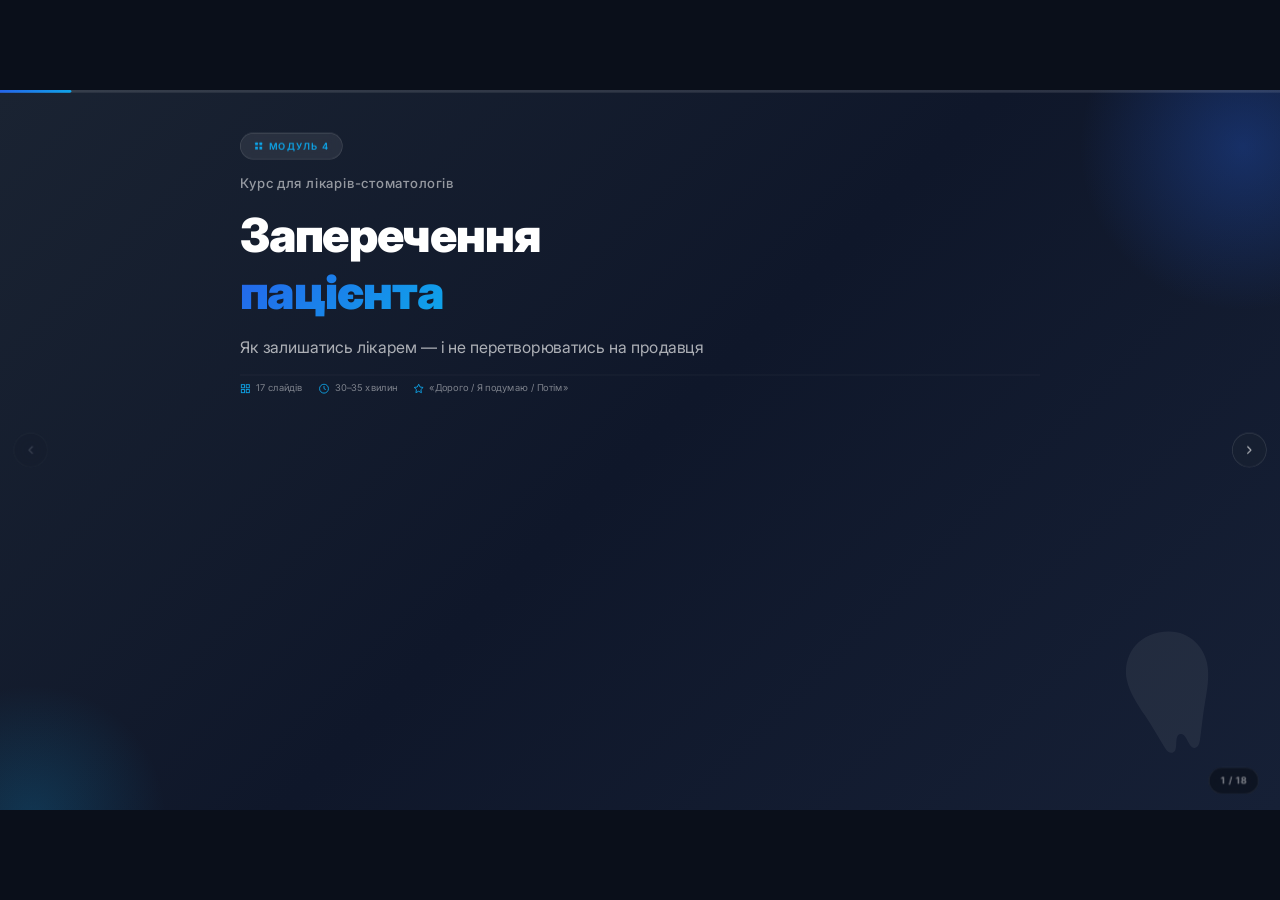
<file: module-04.html>
<!DOCTYPE html>
<html lang="uk">
<head>
  <meta charset="UTF-8" />
  <meta name="viewport" content="width=device-width, initial-scale=1.0" />
  <title>Модуль 4 — Заперечення: Дорого / Я подумаю / Потім · Курс для лікарів-стоматологів</title>
  <link rel="stylesheet" href="style.css" />
  <style>
    /* ── Module-04 specific styles ────────────────────────────── */

    /* Objection reason cards (slide 3) */
    .objection-cards {
      display: grid;
      grid-template-columns: repeat(5, 1fr);
      gap: var(--space-4);
    }

    .objection-card {
      background: var(--color-white);
      border: 1.5px solid var(--color-border);
      border-radius: var(--radius-xl);
      padding: var(--space-5) var(--space-4);
      display: flex;
      flex-direction: column;
      gap: var(--space-3);
      transition: transform var(--transition-fast), box-shadow var(--transition-fast);
      cursor: default;
    }

    .objection-card:hover {
      transform: translateY(-3px);
      box-shadow: var(--shadow-card);
    }

    .objection-card__emoji {
      font-size: 1.75rem;
      line-height: 1;
    }

    .objection-card__title {
      font-size: var(--font-size-sm);
      font-weight: var(--font-weight-bold);
      color: var(--color-text-primary);
      line-height: var(--line-height-snug);
    }

    .objection-card__trigger {
      font-size: var(--font-size-xs);
      color: var(--color-text-secondary);
      line-height: var(--line-height-relaxed);
    }

    .objection-card__solution {
      font-size: var(--font-size-xs);
      font-weight: var(--font-weight-semibold);
      color: var(--color-primary-blue);
      padding-top: var(--space-2);
      border-top: 1px solid var(--color-border);
    }

    /* Feel Felt Found framework (slide 4) */
    .fff-steps {
      display: flex;
      flex-direction: column;
      gap: 0;
    }

    .fff-step {
      display: flex;
      gap: var(--space-6);
      padding: var(--space-6);
      position: relative;
    }

    .fff-step:not(:last-child)::after {
      content: '';
      position: absolute;
      left: calc(var(--space-6) + 22px);
      bottom: 0;
      width: 2px;
      height: var(--space-6);
      background: rgba(255,255,255,0.15);
    }

    .fff-step__bubble {
      width: 46px;
      height: 46px;
      border-radius: var(--radius-full);
      display: flex;
      align-items: center;
      justify-content: center;
      font-size: var(--font-size-sm);
      font-weight: var(--font-weight-black);
      letter-spacing: 0.04em;
      flex-shrink: 0;
    }

    .fff-step--feel .fff-step__bubble   { background: rgba(37,99,235,0.25);  color: #93c5fd; }
    .fff-step--felt .fff-step__bubble   { background: rgba(14,165,233,0.25); color: #7dd3fc; }
    .fff-step--found .fff-step__bubble  { background: rgba(16,185,129,0.25); color: #6ee7b7; }

    .fff-step__label {
      font-size: var(--font-size-xs);
      font-weight: var(--font-weight-black);
      letter-spacing: 0.18em;
      text-transform: uppercase;
      margin-bottom: var(--space-1);
    }

    .fff-step--feel .fff-step__label  { color: #93c5fd; }
    .fff-step--felt .fff-step__label  { color: #7dd3fc; }
    .fff-step--found .fff-step__label { color: #6ee7b7; }

    .fff-step__text {
      font-size: var(--font-size-base);
      color: rgba(255,255,255,0.80);
      line-height: var(--line-height-relaxed);
    }

    .fff-example {
      display: flex;
      flex-direction: column;
      gap: var(--space-3);
      background: rgba(255,255,255,0.05);
      border: 1px solid rgba(255,255,255,0.10);
      border-radius: var(--radius-xl);
      padding: var(--space-6);
    }

    .fff-example__label {
      font-size: var(--font-size-xs);
      font-weight: var(--font-weight-bold);
      letter-spacing: 0.14em;
      text-transform: uppercase;
      color: var(--color-accent-teal);
    }

    .fff-example-row {
      display: flex;
      align-items: flex-start;
      gap: var(--space-3);
    }

    .fff-example-row__tag {
      font-size: var(--font-size-xs);
      font-weight: var(--font-weight-bold);
      letter-spacing: 0.08em;
      text-transform: uppercase;
      color: var(--color-accent-teal);
      min-width: 52px;
      padding-top: 2px;
    }

    .fff-example-row__text {
      font-size: var(--font-size-sm);
      color: rgba(255,255,255,0.75);
      line-height: var(--line-height-relaxed);
      font-style: italic;
    }

    /* Script dialogue boxes (slides 5-8) */
    .script-block {
      background: var(--color-white);
      border: 1.5px solid rgba(37,99,235,0.15);
      border-left: 4px solid var(--color-primary-blue);
      border-radius: var(--radius-xl);
      padding: var(--space-5) var(--space-6);
      display: flex;
      flex-direction: column;
      gap: var(--space-3);
    }

    .script-block--patient {
      border-left-color: var(--color-accent-teal);
      background: rgba(14,165,233,0.04);
      border-color: rgba(14,165,233,0.15);
    }

    .script-block__speaker {
      font-size: var(--font-size-xs);
      font-weight: var(--font-weight-bold);
      letter-spacing: 0.12em;
      text-transform: uppercase;
    }

    .script-block--patient .script-block__speaker { color: #0284c7; }
    .script-block .script-block__speaker           { color: var(--color-primary-blue); }

    .script-block__text {
      font-size: var(--font-size-base);
      color: var(--color-text-primary);
      line-height: var(--line-height-relaxed);
    }

    .script-block__text em {
      color: var(--color-text-muted);
      font-style: italic;
    }

    .script-branch {
      background: rgba(37,99,235,0.04);
      border: 1px solid rgba(37,99,235,0.14);
      border-radius: var(--radius-lg);
      padding: var(--space-3) var(--space-5);
      font-size: var(--font-size-sm);
      color: var(--color-text-secondary);
      font-style: italic;
    }

    .script-exchange {
      display: flex;
      flex-direction: column;
      gap: var(--space-3);
    }

    /* Script tip callout */
    .script-tip {
      display: flex;
      align-items: flex-start;
      gap: var(--space-3);
      padding: var(--space-4) var(--space-5);
      background: rgba(245,158,11,0.07);
      border: 1px solid rgba(245,158,11,0.22);
      border-radius: var(--radius-lg);
    }

    .script-tip__icon { font-size: 1.1rem; flex-shrink: 0; }

    .script-tip__text {
      font-size: var(--font-size-sm);
      color: var(--color-text-primary);
      line-height: var(--line-height-relaxed);
    }

    .script-tip__text strong { color: #d97706; }

    /* Stat cards for slide 2 */
    .stat-breakdown-cards {
      display: grid;
      grid-template-columns: repeat(4, 1fr);
      gap: var(--space-4);
      width: 100%;
    }

    .stat-breakdown-card {
      padding: var(--space-5);
      border-radius: var(--radius-xl);
      border: 1px solid var(--color-border);
      display: flex;
      flex-direction: column;
      align-items: center;
      gap: var(--space-2);
      text-align: center;
    }

    .stat-breakdown-card--1 { background: rgba(239,68,68,0.06);  border-color: rgba(239,68,68,0.20); }
    .stat-breakdown-card--2 { background: rgba(245,158,11,0.06); border-color: rgba(245,158,11,0.20); }
    .stat-breakdown-card--3 { background: rgba(16,185,129,0.06); border-color: rgba(16,185,129,0.20); }
    .stat-breakdown-card--4 { background: rgba(14,165,233,0.06); border-color: rgba(14,165,233,0.20); }

    .stat-breakdown-card__pct {
      font-size: var(--font-size-3xl);
      font-weight: var(--font-weight-black);
      letter-spacing: -0.03em;
      line-height: 1;
    }

    .stat-breakdown-card--1 .stat-breakdown-card__pct { color: #ef4444; }
    .stat-breakdown-card--2 .stat-breakdown-card__pct { color: #f59e0b; }
    .stat-breakdown-card--3 .stat-breakdown-card__pct { color: #10b981; }
    .stat-breakdown-card--4 .stat-breakdown-card__pct { color: #0ea5e9; }

    .stat-breakdown-card__label {
      font-size: var(--font-size-xs);
      font-weight: var(--font-weight-medium);
      color: var(--color-text-secondary);
      line-height: var(--line-height-snug);
    }

    /* Installment section (slide 9) */
    .installment-reframe {
      background: linear-gradient(135deg, rgba(16,185,129,0.08) 0%, rgba(14,165,233,0.06) 100%);
      border: 2px solid rgba(16,185,129,0.25);
      border-radius: var(--radius-2xl);
      padding: var(--space-7) var(--space-8);
    }

    .installment-reframe__label {
      font-size: var(--font-size-xs);
      font-weight: var(--font-weight-bold);
      letter-spacing: 0.14em;
      text-transform: uppercase;
      color: #059669;
      margin-bottom: var(--space-3);
    }

    .installment-reframe__text {
      font-size: clamp(var(--font-size-md), 2vw, var(--font-size-xl));
      font-weight: var(--font-weight-semibold);
      color: var(--color-text-primary);
      line-height: var(--line-height-snug);
    }

    /* No-persuade red cards (slide 10) */
    .no-persuade-list {
      display: flex;
      flex-direction: column;
      gap: var(--space-3);
    }

    .no-persuade-item {
      display: flex;
      align-items: flex-start;
      gap: var(--space-4);
      padding: var(--space-4) var(--space-5);
      background: rgba(239,68,68,0.05);
      border: 1.5px solid rgba(239,68,68,0.18);
      border-radius: var(--radius-xl);
    }

    .no-persuade-item__emoji {
      font-size: 1.25rem;
      flex-shrink: 0;
      line-height: 1.4;
    }

    .no-persuade-item__title {
      font-size: var(--font-size-sm);
      font-weight: var(--font-weight-bold);
      color: #dc2626;
      margin-bottom: var(--space-1);
    }

    .no-persuade-item__text {
      font-size: var(--font-size-sm);
      color: var(--color-text-secondary);
      line-height: var(--line-height-relaxed);
    }

    .respect-callout {
      background: rgba(37,99,235,0.06);
      border: 1.5px solid rgba(37,99,235,0.18);
      border-radius: var(--radius-xl);
      padding: var(--space-5) var(--space-6);
      font-size: var(--font-size-base);
      font-weight: var(--font-weight-medium);
      color: var(--color-text-primary);
      line-height: var(--line-height-relaxed);
      text-align: center;
    }

    .respect-callout em {
      color: var(--color-primary-blue);
      font-style: normal;
      font-weight: var(--font-weight-bold);
    }

    /* Case study layout (slides 11-12) */
    .case-story {
      display: grid;
      grid-template-columns: 3fr 2fr;
      gap: var(--space-8);
      align-items: start;
    }

    .case-story__main {
      display: flex;
      flex-direction: column;
      gap: var(--space-4);
    }

    .case-story__person {
      display: flex;
      align-items: center;
      gap: var(--space-3);
    }

    .case-story__avatar {
      width: 48px;
      height: 48px;
      border-radius: var(--radius-full);
      background: var(--gradient-blue);
      display: flex;
      align-items: center;
      justify-content: center;
      font-size: 1.25rem;
      flex-shrink: 0;
    }

    .case-story__person-info__name {
      font-size: var(--font-size-base);
      font-weight: var(--font-weight-semibold);
      color: var(--color-text-primary);
    }

    .case-story__person-info__role {
      font-size: var(--font-size-xs);
      color: var(--color-text-muted);
    }

    .case-story__text {
      font-size: var(--font-size-base);
      color: var(--color-text-secondary);
      line-height: var(--line-height-relaxed);
    }

    .case-story__result {
      padding: var(--space-5);
      background: rgba(16,185,129,0.07);
      border: 1.5px solid rgba(16,185,129,0.22);
      border-radius: var(--radius-xl);
    }

    .case-story__result__label {
      font-size: var(--font-size-xs);
      font-weight: var(--font-weight-bold);
      letter-spacing: 0.10em;
      text-transform: uppercase;
      color: #059669;
      margin-bottom: var(--space-2);
    }

    .case-story__result__text {
      font-size: var(--font-size-base);
      color: var(--color-text-primary);
      font-weight: var(--font-weight-semibold);
    }

    .case-story__lesson {
      padding: var(--space-5);
      background: rgba(37,99,235,0.06);
      border: 1px solid rgba(37,99,235,0.16);
      border-radius: var(--radius-xl);
    }

    .case-story__lesson__label {
      font-size: var(--font-size-xs);
      font-weight: var(--font-weight-bold);
      letter-spacing: 0.10em;
      text-transform: uppercase;
      color: var(--color-primary-blue);
      margin-bottom: var(--space-2);
    }

    .case-story__lesson__text {
      font-size: var(--font-size-sm);
      color: var(--color-text-primary);
      line-height: var(--line-height-relaxed);
      font-weight: var(--font-weight-medium);
    }

    /* Summary items (slide 16) */
    .summary-items {
      display: grid;
      grid-template-columns: repeat(5, 1fr);
      gap: var(--space-4);
    }

    .summary-item {
      background: var(--color-white);
      border: 1px solid var(--color-border);
      border-radius: var(--radius-xl);
      padding: var(--space-5);
      display: flex;
      flex-direction: column;
      gap: var(--space-3);
      box-shadow: var(--shadow-sm);
      transition: transform var(--transition-fast), box-shadow var(--transition-fast);
    }

    .summary-item:hover {
      transform: translateY(-2px);
      box-shadow: var(--shadow-card);
    }

    .summary-item__num {
      width: 32px;
      height: 32px;
      border-radius: var(--radius-full);
      background: var(--gradient-blue);
      color: white;
      font-size: var(--font-size-sm);
      font-weight: var(--font-weight-bold);
      display: flex;
      align-items: center;
      justify-content: center;
      flex-shrink: 0;
      box-shadow: 0 4px 12px rgba(37,99,235,0.30);
    }

    .summary-item__text {
      font-size: var(--font-size-sm);
      color: var(--color-text-primary);
      line-height: var(--line-height-relaxed);
      font-weight: var(--font-weight-medium);
    }

    /* HW + Next slide */
    .hw-block {
      background: rgba(255,255,255,0.06);
      border: 1px solid rgba(255,255,255,0.12);
      border-radius: var(--radius-2xl);
      padding: var(--space-8);
      backdrop-filter: blur(8px);
    }

    .hw-block__label {
      font-size: var(--font-size-xs);
      font-weight: var(--font-weight-bold);
      letter-spacing: 0.14em;
      text-transform: uppercase;
      color: var(--color-accent-teal);
      margin-bottom: var(--space-4);
      display: flex;
      align-items: center;
      gap: var(--space-2);
    }

    .hw-block__text {
      font-size: var(--font-size-md);
      color: rgba(255,255,255,0.82);
      line-height: var(--line-height-relaxed);
    }

    .next-module-card {
      display: flex;
      align-items: center;
      justify-content: space-between;
      padding: var(--space-5) var(--space-6);
      background: rgba(255,255,255,0.06);
      border: 1px solid rgba(255,255,255,0.12);
      border-radius: var(--radius-xl);
      backdrop-filter: blur(8px);
      cursor: default;
      transition: background var(--transition-fast), border-color var(--transition-fast);
    }

    .next-module-card:hover {
      background: rgba(37,99,235,0.18);
      border-color: rgba(37,99,235,0.35);
    }

    .next-module-card__label {
      font-size: var(--font-size-xs);
      font-weight: var(--font-weight-bold);
      letter-spacing: 0.12em;
      text-transform: uppercase;
      color: var(--color-accent-teal);
      margin-bottom: var(--space-1);
    }

    .next-module-card__title {
      font-size: var(--font-size-md);
      font-weight: var(--font-weight-semibold);
      color: rgba(255,255,255,0.90);
    }

    .next-module-card__arrow {
      width: 36px;
      height: 36px;
      border-radius: var(--radius-full);
      background: rgba(255,255,255,0.08);
      display: flex;
      align-items: center;
      justify-content: center;
      flex-shrink: 0;
    }

    .next-module-card__arrow svg {
      width: 18px;
      height: 18px;
      stroke: rgba(255,255,255,0.70);
      fill: none;
      stroke-width: 2;
      stroke-linecap: round;
      stroke-linejoin: round;
    }
  </style>
</head>
<body>

<div class="presentation" id="presentation">

  <!-- Progress bar -->
  <div class="progress-track">
    <div class="progress-fill" id="progressFill"></div>
  </div>

  <!-- Navigation -->
  <button class="nav-btn nav-btn--prev" id="btnPrev" aria-label="Попередній слайд">
    <svg viewBox="0 0 24 24"><polyline points="15 18 9 12 15 6"/></svg>
  </button>
  <button class="nav-btn nav-btn--next" id="btnNext" aria-label="Наступний слайд">
    <svg viewBox="0 0 24 24"><polyline points="9 18 15 12 9 6"/></svg>
  </button>

  <!-- Slide counter -->
  <div class="slide-counter" id="slideCounter">1 / 17</div>


  <!-- ================================================================
       SLIDE 1 — TITLE (dark)
       ================================================================ -->
  <section class="slide slide-title" data-slide="1">
    <div class="slide__inner">

      <div style="display:flex; align-items:center; gap:var(--space-3);" class="animate-in">
        <div class="title-module-badge">
          <svg width="14" height="14" viewBox="0 0 24 24" fill="currentColor" stroke="none">
            <rect x="3" y="3" width="7" height="7" rx="1"/><rect x="14" y="3" width="7" height="7" rx="1"/><rect x="3" y="14" width="7" height="7" rx="1"/><rect x="14" y="14" width="7" height="7" rx="1"/>
          </svg>
          МОДУЛЬ 4
        </div>
      </div>

      <p class="title-eyebrow animate-in">Курс для лікарів-стоматологів</p>

      <h1 class="animate-in">
        Заперечення<br/>
        <span class="accent">пацієнта</span>
      </h1>

      <p class="title-subtitle animate-in">
        Як залишатись лікарем — і не перетворюватись на продавця
      </p>

      <div class="title-meta animate-in">
        <span class="title-meta-item">
          <svg viewBox="0 0 24 24"><rect x="3" y="3" width="7" height="7"/><rect x="14" y="3" width="7" height="7"/><rect x="14" y="14" width="7" height="7"/><rect x="3" y="14" width="7" height="7"/></svg>
          17 слайдів
        </span>
        <span class="title-meta-item">
          <svg viewBox="0 0 24 24"><circle cx="12" cy="12" r="10"/><polyline points="12 6 12 12 16 14"/></svg>
          30–35 хвилин
        </span>
        <span class="title-meta-item">
          <svg viewBox="0 0 24 24"><path d="M12 2l3.09 6.26L22 9.27l-5 4.87 1.18 6.88L12 17.77l-6.18 3.25L7 14.14 2 9.27l6.91-1.01L12 2z"/></svg>
          «Дорого / Я подумаю / Потім»
        </span>
      </div>

    </div>

    <div class="title-decoration">
      <svg viewBox="0 0 100 120" fill="currentColor" xmlns="http://www.w3.org/2000/svg">
        <path d="M50 5C28 5 18 22 18 36c0 10 4 20 8 30s7 20 10 28c1.5 4 3 5 5 5s3-1.5 4-5c1-3 1.5-8 5-8s4 5 5 8c1 3.5 2.5 5 4 5s3.5-1 5-5c3-8 6-18 10-28s8-20 8-30c0-14-10-31-32-31z"/>
      </svg>
    </div>
  </section>


  <!-- ================================================================
       SLIDE 2 — STAT: 67%
       ================================================================ -->
  <section class="slide slide-stat" data-slide="2">
    <div class="slide__inner">

      <div class="stat-label-top animate-in">Case Acceptance Academy · дослідження причин відмов</div>

      <div class="stat-number animate-in" data-target="67" data-suffix="%">0%</div>

      <div class="stat-divider animate-in"></div>

      <div class="stat-headline animate-in">
        пацієнтів які сказали «дорого» — насправді мали інші причини відмови
      </div>

      <div class="stat-description animate-in">
        За даними Case Acceptance Academy: тільки 33% відмов справді пов'язані з бюджетом.<br/>Решта — страх, недовіра, нерозуміння, неправильний момент.
      </div>

      <div class="stat-breakdown-cards animate-in">
        <div class="stat-breakdown-card stat-breakdown-card--1">
          <div class="stat-breakdown-card__pct">28%</div>
          <div class="stat-breakdown-card__label">Страх / Невпевненість</div>
        </div>
        <div class="stat-breakdown-card stat-breakdown-card--2">
          <div class="stat-breakdown-card__pct">21%</div>
          <div class="stat-breakdown-card__label">Нерозуміння цінності</div>
        </div>
        <div class="stat-breakdown-card stat-breakdown-card--3">
          <div class="stat-breakdown-card__pct">33%</div>
          <div class="stat-breakdown-card__label">Реальний бюджет</div>
        </div>
        <div class="stat-breakdown-card stat-breakdown-card--4">
          <div class="stat-breakdown-card__pct">18%</div>
          <div class="stat-breakdown-card__label">Момент / Час</div>
        </div>
      </div>

    </div>
  </section>


  <!-- ================================================================
       SLIDE 3 — CONTENT: 5 причин «дорого»
       ================================================================ -->
  <section class="slide slide-content" data-slide="3">
    <div class="slide__inner">

      <div class="slide-header animate-in">
        <span class="badge badge--blue">Психологія заперечення</span>
        <h2>Коли пацієнт каже <span class="accent">«дорого»</span> — що він насправді має на увазі?</h2>
      </div>

      <div class="objection-cards animate-in">

        <div class="objection-card">
          <div class="objection-card__emoji">💭</div>
          <div class="objection-card__title">«Я не розумію навіщо це»</div>
          <div class="objection-card__trigger">Не бачить цінності — ціна здається довільною</div>
          <div class="objection-card__solution">→ Поясніть чому</div>
        </div>

        <div class="objection-card">
          <div class="objection-card__emoji">😨</div>
          <div class="objection-card__title">«Я боюся що боляче»</div>
          <div class="objection-card__trigger">Ціна = наближення до болю і дискомфорту</div>
          <div class="objection-card__solution">→ Поговоріть про комфорт</div>
        </div>

        <div class="objection-card">
          <div class="objection-card__emoji">🤔</div>
          <div class="objection-card__title">«Не знаю чи можна вам довіряти»</div>
          <div class="objection-card__trigger">Сумнів у необхідності лікування</div>
          <div class="objection-card__solution">→ Покажіть знімок</div>
        </div>

        <div class="objection-card">
          <div class="objection-card__emoji">⏰</div>
          <div class="objection-card__title">«Зараз не вчасно»</div>
          <div class="objection-card__trigger">Проблема часу і пріоритетів, а не ціни</div>
          <div class="objection-card__solution">→ Перший маленький крок</div>
        </div>

        <div class="objection-card">
          <div class="objection-card__emoji">💸</div>
          <div class="objection-card__title">«Справді немає грошей»</div>
          <div class="objection-card__trigger">Реальне фінансове обмеження</div>
          <div class="objection-card__solution">→ Розтермінування, пріоритети</div>
        </div>

      </div>

      <div class="highlight-box highlight-box--info animate-in">
        <div class="highlight-box__icon">
          <svg viewBox="0 0 24 24"><circle cx="12" cy="12" r="10"/><line x1="12" y1="8" x2="12" y2="12"/><line x1="12" y1="16" x2="12.01" y2="16"/></svg>
        </div>
        <div class="highlight-box__content">
          <p class="highlight-box__title">Ключовий інсайт модуля</p>
          <p class="highlight-box__text">«"Дорого" — майже ніколи не про гроші. За цим словом ховається страх, недовіра, непорозуміння або реальне обмеження. Завдання лікаря — зрозуміти яке саме.»</p>
        </div>
      </div>

    </div>
  </section>


  <!-- ================================================================
       SLIDE 4 — FORMULA: Feel → Felt → Found (dark)
       ================================================================ -->
  <section class="slide slide-dark" data-slide="4">

    <div style="position:absolute;top:-15%;right:-10%;width:55vmin;height:55vmin;background:radial-gradient(circle,rgba(37,99,235,0.20) 0%,transparent 70%);border-radius:50%;pointer-events:none;"></div>
    <div style="position:absolute;bottom:-20%;left:-8%;width:45vmin;height:45vmin;background:radial-gradient(circle,rgba(14,165,233,0.15) 0%,transparent 70%);border-radius:50%;pointer-events:none;"></div>

    <div class="slide__inner" style="position:relative;z-index:1;">

      <div class="animate-in">
        <span class="badge badge--dark">Універсальний фреймворк</span>
        <h2 style="margin-top:var(--space-3);">Фреймворк <span style="color:var(--color-accent-teal);">Feel → Felt → Found</span></h2>
      </div>

      <div style="display:grid;grid-template-columns:1fr 1fr;gap:var(--space-8);">

        <div class="fff-steps animate-in">
          <div class="fff-step fff-step--feel">
            <div class="fff-step__bubble">F1</div>
            <div>
              <div class="fff-step__label">FEEL</div>
              <div class="fff-step__text">«Я розумію як ви себе почуваєте»<br/><span style="font-size:var(--font-size-sm);opacity:0.60;">Визнаємо відчуття, не заперечуємо</span></div>
            </div>
          </div>
          <div class="fff-step fff-step--felt">
            <div class="fff-step__bubble">F2</div>
            <div>
              <div class="fff-step__label">FELT</div>
              <div class="fff-step__text">«Багато моїх пацієнтів почувались так само»<br/><span style="font-size:var(--font-size-sm);opacity:0.60;">Нормалізуємо, прибираємо самотність</span></div>
            </div>
          </div>
          <div class="fff-step fff-step--found">
            <div class="fff-step__bubble">F3</div>
            <div>
              <div class="fff-step__label">FOUND</div>
              <div class="fff-step__text">«І вони виявили що...»<br/><span style="font-size:var(--font-size-sm);opacity:0.60;">Ділимось позитивним досвідом інших</span></div>
            </div>
          </div>
        </div>

        <div class="fff-example animate-in">
          <div class="fff-example__label">Приклад: відповідь на «дорого»</div>
          <div class="fff-example-row">
            <div class="fff-example-row__tag">Feel</div>
            <div class="fff-example-row__text">«Я розумію — сума справді відчутна»</div>
          </div>
          <div class="fff-example-row">
            <div class="fff-example-row__tag">Felt</div>
            <div class="fff-example-row__text">«Багато пацієнтів спочатку так само реагували»</div>
          </div>
          <div class="fff-example-row">
            <div class="fff-example-row__tag">Found</div>
            <div class="fff-example-row__text">«І потім казали що не пошкодували — тому що зуб збережений, і лікування не довелось повторювати»</div>
          </div>
        </div>

      </div>

    </div>
  </section>


  <!-- ================================================================
       SLIDE 5 — TECHNIQUE: «Приєднання» (перенести «дорого» на галузь)
       ================================================================ -->
  <section class="slide slide-content" data-slide="5">
    <div class="slide__inner">

      <div class="slide-header animate-in">
        <span class="badge badge--teal">Техніка</span>
        <h2>Техніка: <span class="accent">«Приєднання»</span></h2>
        <p>Замість того щоб захищатись — стати на бік пацієнта. Перенести «дорого» з вашої клініки на всю стоматологію.</p>
      </div>

      <div class="script-exchange animate-in">

        <div class="script-block script-block--patient">
          <div class="script-block__speaker">Пацієнт</div>
          <div class="script-block__text">«Дорого у вас...»</div>
        </div>

        <div class="script-block">
          <div class="script-block__speaker">Лікар</div>
          <div class="script-block__text">«Так, дійсно, я вас розумію. Стоматологія сьогодні є досить недешевою послугою.»</div>
        </div>

        <div class="script-branch">Далі — на вибір:</div>

        <div class="script-block">
          <div class="script-block__speaker">Варіант А — пояснити вартість</div>
          <div class="script-block__text">«Дозвольте поясню з чого складається ця сума: матеріали, час лікаря, технологія. Я хочу щоб ви розуміли за що платите.»</div>
        </div>

        <div class="script-block">
          <div class="script-block__speaker">Варіант Б — здешевити розумно</div>
          <div class="script-block__text">«Давайте пріоритезуємо: найтерміновіше зробимо зараз, решту сплануємо поступово. Є опція розтермінування — без відсотків.»</div>
        </div>

      </div>

      <div class="highlight-box highlight-box--success animate-in">
        <div class="highlight-box__icon">
          <svg viewBox="0 0 24 24"><path d="M9 12l2 2 4-4"/><circle cx="12" cy="12" r="10"/></svg>
        </div>
        <div class="highlight-box__content">
          <p class="highlight-box__title">Ефект</p>
          <p class="highlight-box__text">Ми не в опозиції — ми <strong>разом з пацієнтом проти проблеми</strong>. «Дорого» перенесено з вашої клініки на всю галузь — і далі розмова йде про рішення, а не про ціну.</p>
        </div>
      </div>

    </div>
  </section>


  <!-- ================================================================
       SLIDE 6 — SCRIPT: «Дорого»
       ================================================================ -->
  <section class="slide slide-content" data-slide="6">
    <div class="slide__inner">

      <div class="slide-header animate-in">
        <span class="badge badge--blue">Скрипт 1 з 4</span>
        <h2>Скрипт: <span class="accent">«Дорого»</span></h2>
        <p>Ситуація: «Пацієнт: "Щось дорогувато у вас..."»</p>
      </div>

      <div class="script-exchange animate-in">

        <div class="script-block script-block--patient">
          <div class="script-block__speaker">Пацієнт</div>
          <div class="script-block__text">«Щось дорогувато у вас...»</div>
        </div>

        <div class="script-block">
          <div class="script-block__speaker">Лікар</div>
          <div class="script-block__text">«Розумію. Давайте подивимось разом — що саме здається дорогим? Загальна сума чи конкретна процедура?»</div>
        </div>

        <div class="script-branch">Якщо загальна сума:</div>

        <div class="script-block">
          <div class="script-block__speaker">Лікар</div>
          <div class="script-block__text">«Давайте розіб'ємо на кроки. Найтерміновіше — ось це, це [сума]. Все інше можемо планувати поступово. З чого зручніше почати?»</div>
        </div>

        <div class="script-branch">Якщо конкретна процедура:</div>

        <div class="script-block">
          <div class="script-block__speaker">Лікар</div>
          <div class="script-block__text">«Дозвольте поясню чому саме така вартість. <em>[Пояснює що входить — матеріали, час, технологія].</em> Я хочу щоб ви розуміли за що платите. Що для вас важливіше — вартість зараз чи результат на 10+ років?»</div>
        </div>

      </div>

      <div class="script-tip animate-in">
        <div class="script-tip__icon">💡</div>
        <div class="script-tip__text"><strong>Ключове правило:</strong> Не виправдовуйтесь і не знижуйте ціну одразу. Спочатку — зрозумійте що саме стоїть за «дорого».</div>
      </div>

    </div>
  </section>


  <!-- ================================================================
       SLIDE 7 — SCRIPT: «Я подумаю»
       ================================================================ -->
  <section class="slide slide-content" data-slide="7">
    <div class="slide__inner">

      <div class="slide-header animate-in">
        <span class="badge badge--teal">Скрипт 2 з 4</span>
        <h2>Скрипт: <span class="accent">«Я подумаю»</span></h2>
        <p>Ситуація: «Пацієнт: "Дякую, я подумаю і зателефоную"»</p>
      </div>

      <div class="script-exchange animate-in">

        <div class="script-block script-block--patient">
          <div class="script-block__speaker">Пацієнт</div>
          <div class="script-block__text">«Дякую, я подумаю і зателефоную»</div>
        </div>

        <div class="script-block">
          <div class="script-block__speaker">Лікар</div>
          <div class="script-block__text">«Звичайно — рішення ваше і я його поважаю. Дозвольте одне уточнення: є щось конкретне що зупиняє? Ціна, час, сумнів щодо необхідності?»</div>
        </div>

        <div class="script-branch">Якщо пацієнт відкривається — розмовляєте далі. Якщо каже «ні, просто треба подумати»:</div>

        <div class="script-block">
          <div class="script-block__speaker">Лікар</div>
          <div class="script-block__text">«Добре. Хочу лише нагадати: ситуація з [назва зуба] не покращиться сама. Наш менеджер зв'яжеться з вами через 2–3 тижні — якщо будуть питання, з радістю відповім.»</div>
        </div>

      </div>

      <div class="script-tip animate-in">
        <div class="script-tip__icon">🎯</div>
        <div class="script-tip__text"><strong>Ключове:</strong> Не відпускайте без наступного контакту. Або запис, або передача в CRM для нагадування. «Подумаю» — це не відмова, це пауза.</div>
      </div>

    </div>
  </section>


  <!-- ================================================================
       SLIDE 8 — SCRIPT: «Потім / Не зараз»
       ================================================================ -->
  <section class="slide slide-content" data-slide="8">
    <div class="slide__inner">

      <div class="slide-header animate-in">
        <span class="badge badge--amber">Скрипт 3 з 4</span>
        <h2>Скрипт: <span class="accent">«Потім, зараз не на часі»</span></h2>
      </div>

      <div class="script-exchange animate-in">

        <div class="script-block">
          <div class="script-block__speaker">Лікар</div>
          <div class="script-block__text">«Розумію що зараз не зручний момент. Скажіть — що стоїть на шляху? Час, бюджет, щось ще?»</div>
        </div>

        <div class="script-branch">Якщо час:</div>

        <div class="script-block">
          <div class="script-block__speaker">Лікар</div>
          <div class="script-block__text">«Добре. Ось що я пропоную: зробимо тільки перший найтерміновіший крок — це займе 45 хвилин. А далі — плануємо в вашому темпі.»</div>
        </div>

        <div class="script-branch">Якщо бюджет:</div>

        <div class="script-block">
          <div class="script-block__speaker">Лікар</div>
          <div class="script-block__text">«Є опція розтермінування — без відсотків, зручними частинами. Адміністратор розкаже деталі.»</div>
        </div>

        <div class="script-branch">Якщо «взагалі потім»:</div>

        <div class="script-block">
          <div class="script-block__speaker">Лікар</div>
          <div class="script-block__text">«Я хочу бути з вами чесним: ось ця ситуація <em>[вказує на знімок]</em> — якщо зачекати 6 місяців, лікування буде складнішим і дорожчим. Не тисну — просто хочу щоб ви це знали.»</div>
        </div>

      </div>

    </div>
  </section>


  <!-- ================================================================
       SLIDE 9 — SCRIPT: «У іншій клініці дешевше»
       ================================================================ -->
  <section class="slide slide-content" data-slide="9">
    <div class="slide__inner">

      <div class="slide-header animate-in">
        <span class="badge badge--green">Скрипт 4 з 4</span>
        <h2>Скрипт: <span class="accent">«У іншій клініці дешевше»</span></h2>
      </div>

      <div class="script-exchange animate-in">

        <div class="script-block script-block--patient">
          <div class="script-block__speaker">Пацієнт</div>
          <div class="script-block__text">«Я бачив у іншій клініці значно дешевше»</div>
        </div>

        <div class="script-block">
          <div class="script-block__speaker">Лікар</div>
          <div class="script-block__text">«Це може бути правдою — ціни різні. Дозвольте пояснити що входить у нашу вартість. <em>[Пояснює: матеріали, технологія, гарантія].</em> Я не буду переконувати що ми "єдині правильні". Але я хочу щоб ви порівнювали не тільки ціну — а й що саме ви отримуєте.»</div>
        </div>

        <div class="script-block">
          <div class="script-block__speaker">Лікар</div>
          <div class="script-block__text">«Якщо після порівняння оберете іншу клініку — це ваше право. Якщо виникнуть питання — завжди можете повернутись.»</div>
        </div>

      </div>

      <div class="script-tip animate-in">
        <div class="script-tip__icon">⚠️</div>
        <div class="script-tip__text"><strong>Золоте правило:</strong> Ніколи не знецінюйте конкурентів. Це виглядає непрофесійно і підриває довіру до вас особисто.</div>
      </div>

    </div>
  </section>


  <!-- ================================================================
       SLIDE 10 — CONTENT: розтермінування
       ================================================================ -->
  <section class="slide slide-content" data-slide="10">
    <div class="slide__inner">

      <div class="slide-header animate-in">
        <span class="badge badge--green">Інструмент лікаря</span>
        <h2>Розтермінування — <span class="accent">медичний інструмент</span>, не поступка</h2>
      </div>

      <div class="installment-reframe animate-in">
        <div class="installment-reframe__label">Правильний фрейм</div>
        <div class="installment-reframe__text">«Розтермінування — це не "знижка через тиск". Це спосіб допомогти пацієнту почати лікування зараз, а не відкладати на рік.»</div>
      </div>

      <div class="slide-header animate-in" style="gap:var(--space-2);">
        <span class="badge badge--teal">Як правильно пропонувати</span>
      </div>

      <div class="script-block animate-in">
        <div class="script-block__speaker">Лікар</div>
        <div class="script-block__text">«Є можливість розбити оплату — наприклад, 50% сьогодні і 50% на наступному візиті. Або розтермінування на кілька місяців через партнерський банк. Адміністратор розкаже деталі — я тільки хочу щоб ми почали лікування.»</div>
      </div>

      <div class="script-tip animate-in">
        <div class="script-tip__icon">⏱️</div>
        <div class="script-tip__text"><strong>Коли пропонувати:</strong> Тільки після того як ви зрозуміли що причина <em>справді</em> у грошах — не пропонуйте розтермінування одразу, це знецінює вашу рекомендацію та авторитет.</div>
      </div>

    </div>
  </section>


  <!-- ================================================================
       SLIDE 11 — CONTENT: коли НЕ треба переконувати
       ================================================================ -->
  <section class="slide slide-content" data-slide="11">
    <div class="slide__inner">

      <div class="slide-header animate-in">
        <span class="badge badge--red" style="background:rgba(239,68,68,0.12);color:#dc2626;">Межа лікаря</span>
        <h2>Коли <span class="accent">НЕ треба</span> намагатись переконати</h2>
      </div>

      <div class="no-persuade-list animate-in">

        <div class="no-persuade-item">
          <div class="no-persuade-item__emoji">🚫</div>
          <div>
            <div class="no-persuade-item__title">Пацієнт категорично відмовляється двічі</div>
            <div class="no-persuade-item__text">Ви вже пояснили все двічі — продовжувати = тиск. Зафіксуйте відмову, поважте рішення.</div>
          </div>
        </div>

        <div class="no-persuade-item">
          <div class="no-persuade-item__emoji">😤</div>
          <div>
            <div class="no-persuade-item__title">Пацієнт у стресі або поганому настрої</div>
            <div class="no-persuade-item__text">Дайте час, запропонуйте перенести розмову про план на наступний візит. Не змішуйте емоцію з рішенням.</div>
          </div>
        </div>

        <div class="no-persuade-item">
          <div class="no-persuade-item__emoji">👨‍👩‍👧</div>
          <div>
            <div class="no-persuade-item__title">«Мені треба порадитись з чоловіком / дружиною»</div>
            <div class="no-persuade-item__text">Це реальна потреба, а не відмовка. Поважте процес прийняття рішення в родині. Запропонуйте час для порад.</div>
          </div>
        </div>

      </div>

      <div class="respect-callout animate-in">
        Ваша задача — дати інформацію і зробити рекомендацію. Рішення — за пацієнтом.<br/>
        <em>Пацієнт який відчув повагу до свого «ні» — повернеться. Пацієнт якого тиснули — не повернеться ніколи.</em>
      </div>

    </div>
  </section>


  <!-- ================================================================
       SLIDE 12 — CASE STUDY 1: «Дорого» але насправді страх
       ================================================================ -->
  <section class="slide slide-case" data-slide="12">
    <div class="slide__inner" style="display:flex;flex-direction:column;gap:var(--space-6);">

      <div class="case-header animate-in">
        <span class="badge badge--blue">Кейс 1 з 2</span>
        <h2>«Дорого» — але насправді <span style="color:var(--color-danger)">страх</span></h2>
      </div>

      <div class="case-story animate-in">
        <div class="case-story__main">

          <div class="case-story__person">
            <div class="case-story__avatar">👩</div>
            <div class="case-story__person-info">
              <div class="case-story__person-info__name">Пацієнтка, 45 років</div>
              <div class="case-story__person-info__role">Потребує імплантації</div>
            </div>
          </div>

          <div class="case-story__text">
            Пацієнтка прийшла на консультацію, почула план і сказала «дорого». Лікар застосував фреймворк Feel → Felt → Found і поставив уточнюючи питання. Виявилось — вона не проти суми, вона боїться самої операції і болю.
          </div>

          <div class="case-story__text">
            Розмова природньо перейшла на тему комфорту, знеболення і того як виглядає процедура. Страх був знятий поясненням протоколу. Фінансове питання зникло само.
          </div>

        </div>

        <div style="display:flex;flex-direction:column;gap:var(--space-4);">

          <div class="case-story__result">
            <div class="case-story__result__label">Результат</div>
            <div class="case-story__result__text">Пацієнтка погодилась на імплантацію і записалась на перший етап</div>
          </div>

          <div class="case-story__lesson">
            <div class="case-story__lesson__label">Урок</div>
            <div class="case-story__lesson__text">«Питайте "що саме здається проблемою?" — і ви отримаєте справжню відповідь. "Дорого" — найчастіше лише вхідні ворота до справжнього заперечення.»</div>
          </div>

        </div>
      </div>

    </div>
  </section>


  <!-- ================================================================
       SLIDE 13 — CASE STUDY 2: «Я подумаю» і повернувся
       ================================================================ -->
  <section class="slide slide-case" data-slide="13">
    <div class="slide__inner" style="display:flex;flex-direction:column;gap:var(--space-6);">

      <div class="case-header animate-in">
        <span class="badge badge--green">Кейс 2 з 2</span>
        <h2>«Я подумаю» — і <span style="color:var(--color-success)">повернувся</span></h2>
      </div>

      <div class="case-story animate-in">
        <div class="case-story__main">

          <div class="case-story__person">
            <div class="case-story__avatar">👨</div>
            <div class="case-story__person-info">
              <div class="case-story__person-info__name">Пацієнт, 38 років</div>
              <div class="case-story__person-info__role">План лікування на 28 000 грн</div>
            </div>
          </div>

          <div class="case-story__text">
            Після детального пояснення плану пацієнт сказав: «Я подумаю». Лікар не тиснув — чітко пояснив ситуацію із зубом і прогноз якщо зачекати, поважив рішення і передав контакт в CRM з нотаткою.
          </div>

          <div class="case-story__text">
            Через 3 тижні менеджер зателефонував із нагадуванням. Пацієнт сказав: «Так, якраз думав зателефонувати». Записався і погодився на повний план лікування.
          </div>

        </div>

        <div style="display:flex;flex-direction:column;gap:var(--space-4);">

          <div class="case-story__result">
            <div class="case-story__result__label">Результат</div>
            <div class="case-story__result__text">Повний план лікування прийнятий через 3 тижні після першого відвідування</div>
          </div>

          <div class="case-story__lesson">
            <div class="case-story__lesson__label">Урок</div>
            <div class="case-story__lesson__text">«"Я подумаю" — не кінець. Це початок нагадувального процесу. Система CRM + дзвінок менеджера перетворюють відкладене рішення на успішний запис.»</div>
          </div>

        </div>
      </div>

    </div>
  </section>


  <!-- ================================================================
       SLIDE 14 — QUIZ 1: «Це дуже дорого»
       ================================================================ -->
  <section class="slide slide-test" data-slide="14">
    <div class="slide__inner">

      <div class="test-header animate-in">
        <span class="test-label">Ситуація 1 з 3</span>
        <div class="test-question">Пацієнт: «Це дуже дорого для мене». Що робите?</div>
      </div>

      <div class="test-options animate-in" id="quiz1">
        <button class="test-option" onclick="handleQuiz(this, false, 'quiz1', 'quiz1-reveal')">
          <div class="option-letter">A</div>
          <div class="option-text">«Ну, ціна — ціна, нічого не можу зробити»</div>
        </button>
        <button class="test-option" onclick="handleQuiz(this, true, 'quiz1', 'quiz1-reveal')">
          <div class="option-letter">B</div>
          <div class="option-text">«Давайте з'ясуємо що саме здається дорогим, і подивимось як можна розбити на кроки» ✓</div>
        </button>
        <button class="test-option" onclick="handleQuiz(this, false, 'quiz1', 'quiz1-reveal')">
          <div class="option-letter">C</div>
          <div class="option-text">Одразу пропонуєте знижку 10%</div>
        </button>
        <button class="test-option" onclick="handleQuiz(this, false, 'quiz1', 'quiz1-reveal')">
          <div class="option-letter">D</div>
          <div class="option-text">«Це стандартна ціна по ринку»</div>
        </button>
      </div>

      <div class="test-answer-reveal animate-in" id="quiz1-reveal">
        <svg class="reveal-icon" viewBox="0 0 24 24"><path d="M22 11.08V12a10 10 0 1 1-5.93-9.14"/><polyline points="22 4 12 14.01 9 11.01"/></svg>
        <p><strong>Правильно: B.</strong> Перший крок — уточнення. "Дорого" може означати що завгодно: загальну суму, конкретну процедуру, страх, недовіру. Перш ніж відповідати — зрозумійте що саме стоїть за словом. Знижка одразу знецінює вас і клініку.</p>
      </div>

    </div>
  </section>


  <!-- ================================================================
       SLIDE 15 — QUIZ 2: «Я подумаю і зателефоную»
       ================================================================ -->
  <section class="slide slide-test" data-slide="15">
    <div class="slide__inner">

      <div class="test-header animate-in">
        <span class="test-label">Ситуація 2 з 3</span>
        <div class="test-question">Пацієнт: «Я подумаю і зателефоную». Ваші дії?</div>
      </div>

      <div class="test-options animate-in" id="quiz2">
        <button class="test-option" onclick="handleQuiz(this, false, 'quiz2', 'quiz2-reveal')">
          <div class="option-letter">A</div>
          <div class="option-text">«Добре, чекаємо»</div>
        </button>
        <button class="test-option" onclick="handleQuiz(this, false, 'quiz2', 'quiz2-reveal')">
          <div class="option-letter">B</div>
          <div class="option-text">Наполягаєте що треба вирішити зараз</div>
        </button>
        <button class="test-option" onclick="handleQuiz(this, true, 'quiz2', 'quiz2-reveal')">
          <div class="option-letter">C</div>
          <div class="option-text">«Зрозумів. Є щось конкретне що зупиняє? Якщо ні — наш менеджер нагадає вам за 2–3 тижні» ✓</div>
        </button>
        <button class="test-option" onclick="handleQuiz(this, false, 'quiz2', 'quiz2-reveal')">
          <div class="option-letter">D</div>
          <div class="option-text">Знижуєте ціну щоб він залишився</div>
        </button>
      </div>

      <div class="test-answer-reveal animate-in" id="quiz2-reveal">
        <svg class="reveal-icon" viewBox="0 0 24 24"><path d="M22 11.08V12a10 10 0 1 1-5.93-9.14"/><polyline points="22 4 12 14.01 9 11.01"/></svg>
        <p><strong>Правильно: C.</strong> Поважаємо рішення, уточнюємо причину і обов'язково забезпечуємо наступний контакт через CRM. «Добре, чекаємо» — гарантований спосіб втратити пацієнта назавжди.</p>
      </div>

    </div>
  </section>


  <!-- ================================================================
       SLIDE 16 — QUIZ 3: «Потім» вдруге
       ================================================================ -->
  <section class="slide slide-test" data-slide="16">
    <div class="slide__inner">

      <div class="test-header animate-in">
        <span class="test-label">Ситуація 3 з 3</span>
        <div class="test-question">Пацієнт вже вдруге каже «потім». Що робите?</div>
      </div>

      <div class="test-options animate-in" id="quiz3">
        <button class="test-option" onclick="handleQuiz(this, false, 'quiz3', 'quiz3-reveal')">
          <div class="option-letter">A</div>
          <div class="option-text">Знову переконуєте і пояснюєте детально</div>
        </button>
        <button class="test-option" onclick="handleQuiz(this, true, 'quiz3', 'quiz3-reveal')">
          <div class="option-letter">B</div>
          <div class="option-text">«Розумію. Хочу лише один раз нагадати про прогноз [показуєте знімок]. Рішення — ваше. Ми залишаємося на зв'язку.» ✓</div>
        </button>
        <button class="test-option" onclick="handleQuiz(this, false, 'quiz3', 'quiz3-reveal')">
          <div class="option-letter">C</div>
          <div class="option-text">Відмовляєтесь від нього як від пацієнта</div>
        </button>
        <button class="test-option" onclick="handleQuiz(this, false, 'quiz3', 'quiz3-reveal')">
          <div class="option-letter">D</div>
          <div class="option-text">Мовчите і просто відпускаєте</div>
        </button>
      </div>

      <div class="test-answer-reveal animate-in" id="quiz3-reveal">
        <svg class="reveal-icon" viewBox="0 0 24 24"><path d="M22 11.08V12a10 10 0 1 1-5.93-9.14"/><polyline points="22 4 12 14.01 9 11.01"/></svg>
        <p><strong>Правильно: B.</strong> Після двох відмов третє переконування — це тиск. Одне фінальне нагадування про медичний прогноз + повага до рішення = правильна позиція. CRM забезпечить нагадування пізніше.</p>
      </div>

    </div>
  </section>


  <!-- ================================================================
       SLIDE 17 — SUMMARY: 5 головних тез
       ================================================================ -->
  <section class="slide slide-summary" data-slide="17">
    <div class="slide__inner">

      <div class="summary-header animate-in">
        <div class="summary-icon">
          <svg viewBox="0 0 24 24"><polyline points="20 6 9 17 4 12"/></svg>
        </div>
        <h2>Головне з модуля 4</h2>
      </div>

      <div class="summary-items animate-in">

        <div class="summary-item">
          <div class="summary-item__num">1</div>
          <div class="summary-item__text">«Дорого» у 67% випадків — не про гроші. Спочатку запитайте «що саме?»</div>
        </div>

        <div class="summary-item">
          <div class="summary-item__num">2</div>
          <div class="summary-item__text">Фреймворк Feel → Felt → Found — універсальний для будь-якого заперечення</div>
        </div>

        <div class="summary-item">
          <div class="summary-item__num">3</div>
          <div class="summary-item__text">Не відпускайте без наступного контакту: запис або передача в CRM</div>
        </div>

        <div class="summary-item">
          <div class="summary-item__num">4</div>
          <div class="summary-item__text">Розтермінування — тільки коли причина реально у грошах, не одразу</div>
        </div>

        <div class="summary-item">
          <div class="summary-item__num">5</div>
          <div class="summary-item__text">Повага до «ні» = довіра на майбутнє. Пацієнт повернеться</div>
        </div>

      </div>

    </div>
  </section>


  <!-- ================================================================
       SLIDE 18 — DARK: ДЗ + Next Module
       ================================================================ -->
  <section class="slide slide-dark" data-slide="18">

    <div style="position:absolute;top:-20%;right:-10%;width:60vmin;height:60vmin;background:radial-gradient(circle,rgba(37,99,235,0.25) 0%,transparent 70%);border-radius:50%;pointer-events:none;"></div>
    <div style="position:absolute;bottom:-20%;left:-8%;width:45vmin;height:45vmin;background:radial-gradient(circle,rgba(16,185,129,0.15) 0%,transparent 70%);border-radius:50%;pointer-events:none;"></div>

    <div class="slide__inner" style="position:relative;z-index:1;">

      <div style="display:flex;align-items:center;gap:var(--space-3);" class="animate-in">
        <span class="badge badge--dark">Домашнє завдання</span>
      </div>

      <div class="hw-block animate-in">
        <div class="hw-block__label">
          <svg width="16" height="16" viewBox="0 0 24 24" fill="none" stroke="currentColor" stroke-width="2" stroke-linecap="round" stroke-linejoin="round"><path d="M14 2H6a2 2 0 0 0-2 2v16a2 2 0 0 0 2 2h12a2 2 0 0 0 2-2V8z"/><polyline points="14 2 14 8 20 8"/><line x1="16" y1="13" x2="8" y2="13"/><line x1="16" y1="17" x2="8" y2="17"/></svg>
          ДЗ до наступного модуля
        </div>
        <div class="hw-block__text">
          За тиждень — зафіксуйте 3 випадки заперечень: що сказав пацієнт, як ви відповіли, який результат.<br/><br/>
          Принесіть на місячний розбір з керівником. Разом проаналізуємо і відшліфуємо відповіді.
        </div>
      </div>

      <div class="next-module-card animate-in">
        <div>
          <div class="next-module-card__label">Наступний модуль</div>
          <div class="next-module-card__title">Модуль 5 → Допродажі без тиску: як рекомендувати послуги так, щоб пацієнт сприйняв це як турботу</div>
        </div>
        <div class="next-module-card__arrow">
          <svg viewBox="0 0 24 24"><polyline points="9 18 15 12 9 6"/></svg>
        </div>
      </div>

      <div class="animate-in">
        <button id="btn-complete-module" onclick="completeModule('module-04')"
          style="display:inline-flex;align-items:center;gap:0.625rem;padding:0.875rem 2rem;background:linear-gradient(135deg,#059669,#10b981);border:none;border-radius:12px;font-size:0.9375rem;font-weight:700;color:#fff;cursor:pointer;transition:opacity 200ms ease-out;box-shadow:0 4px 16px rgba(5,150,105,0.35)">
          ✓ Завершити модуль 4
        </button>
      </div>

    </div>
  </section>


</div><!-- /presentation -->

<script>
(function () {
  'use strict';

  /* ---------------------------------------------------------------
     1. STATE
     --------------------------------------------------------------- */
  const slides       = Array.from(document.querySelectorAll('.slide'));
  const totalSlides  = slides.length;
  let   currentIndex = 0;

  const btnPrev      = document.getElementById('btnPrev');
  const btnNext      = document.getElementById('btnNext');
  const counter      = document.getElementById('slideCounter');
  const progressFill = document.getElementById('progressFill');

  /* ---------------------------------------------------------------
     2. INIT
     --------------------------------------------------------------- */
  const animatedSlides = new Set();

  slides[0].classList.add('slide--active');
  updateUI();
  triggerCounters(slides[0]);

  /* ---------------------------------------------------------------
     3. SLIDE TRANSITION
     --------------------------------------------------------------- */
  function goToSlide(newIndex) {
    if (newIndex < 0 || newIndex >= totalSlides) return;

    const prevSlide = slides[currentIndex];
    const nextSlide = slides[newIndex];

    prevSlide.classList.remove('slide--active');
    prevSlide.classList.add('slide--prev');

    requestAnimationFrame(() => {
      requestAnimationFrame(() => {
        nextSlide.classList.add('slide--active');
        nextSlide.classList.remove('slide--prev');
      });
    });

    prevSlide.addEventListener('transitionend', function cleanup() {
      prevSlide.classList.remove('slide--prev');
      prevSlide.removeEventListener('transitionend', cleanup);
    });

    currentIndex = newIndex;
    updateUI();
    triggerCounters(nextSlide);
  }

  /* ---------------------------------------------------------------
     4. UPDATE NAV & PROGRESS
     --------------------------------------------------------------- */
  function updateUI() {
    counter.textContent = `${currentIndex + 1} / ${totalSlides}`;
    const pct = ((currentIndex + 1) / totalSlides) * 100;
    progressFill.style.width = `${pct}%`;
    btnPrev.classList.toggle('nav-btn--disabled', currentIndex === 0);
    btnNext.classList.toggle('nav-btn--disabled', currentIndex === totalSlides - 1);
  }

  /* ---------------------------------------------------------------
     5. STAT COUNTER ANIMATION
     --------------------------------------------------------------- */
  function triggerCounters(slide) {
    if (animatedSlides.has(slide)) return;
    animatedSlides.add(slide);
    slide.querySelectorAll('[data-target]').forEach(el => animateCounter(el));
  }

  function animateCounter(el) {
    const rawTarget = el.dataset.target;
    const target    = parseFloat(rawTarget.replace(/\s/g, ''));
    const suffix    = el.dataset.suffix || '';
    const isFloat   = rawTarget.includes('.');
    const duration  = 1800;
    const start     = performance.now();

    function formatNum(n) {
      if (n >= 1000) {
        return Math.round(n).toString().replace(/\B(?=(\d{3})+(?!\d))/g, '\u00a0');
      }
      return isFloat ? n.toFixed(1) : Math.round(n).toString();
    }

    function update(now) {
      const elapsed  = now - start;
      const progress = Math.min(elapsed / duration, 1);
      const ease     = 1 - Math.pow(1 - progress, 3);
      const current  = target * ease;

      el.textContent = formatNum(current) + suffix;

      if (progress < 1) {
        requestAnimationFrame(update);
      } else {
        el.textContent = formatNum(target) + suffix;
      }
    }

    setTimeout(() => requestAnimationFrame(update), 400);
  }

  /* ---------------------------------------------------------------
     6. QUIZ HANDLER
     --------------------------------------------------------------- */
  window.handleQuiz = function(btn, isCorrect, quizId, expId) {
    const container = document.getElementById(quizId);
    const reveal    = document.getElementById(expId);

    if (container.dataset.answered) return;
    container.dataset.answered = 'true';

    container.querySelectorAll('.test-option').forEach(opt => {
      opt.style.pointerEvents = 'none';
    });

    if (isCorrect) {
      btn.classList.add('option--correct');
    } else {
      btn.classList.add('option--wrong');
      container.querySelectorAll('.test-option').forEach(opt => {
        if (opt.getAttribute('onclick').includes('true')) {
          opt.classList.add('option--correct');
        }
      });
    }

    if (reveal) {
      reveal.classList.add('revealed');
      setTimeout(() => {
        reveal.scrollIntoView({ behavior: 'smooth', block: 'center' });
      }, 100);
    }
  };

  /* ---------------------------------------------------------------
     7. EVENT LISTENERS
     --------------------------------------------------------------- */
  btnPrev.addEventListener('click', () => goToSlide(currentIndex - 1));
  btnNext.addEventListener('click', () => goToSlide(currentIndex + 1));

  document.addEventListener('keydown', (e) => {
    switch (e.key) {
      case 'ArrowLeft':
        e.preventDefault(); goToSlide(currentIndex - 1); break;
      case 'ArrowUp': {
        const _su = document.querySelector('.slide--active');
        if (_su && _su.scrollTop > 5) { e.preventDefault(); _su.scrollBy({ top: -120, behavior: 'smooth' }); break; }
        e.preventDefault(); goToSlide(currentIndex - 1); break;
      }
      case 'ArrowRight':
        e.preventDefault(); goToSlide(currentIndex + 1); break;
      case 'ArrowDown':
      case ' ': {
        const _sd = document.querySelector('.slide--active');
        if (_sd && _sd.scrollHeight > _sd.clientHeight + 5 && _sd.scrollTop + _sd.clientHeight < _sd.scrollHeight - 5) {
          e.preventDefault(); _sd.scrollBy({ top: 120, behavior: 'smooth' }); break;
        }
        e.preventDefault(); goToSlide(currentIndex + 1); break;
      }
    }
  });

})();
</script>

<script>window.DENTAL_SHOW_SESSION_BAR = true;</script>
<script src="supabase-config.js"></script>
<script src="tracking.js"></script>
<script>
function completeModule(key) {
  var btn = document.getElementById('btn-complete-module');
  if (btn) { btn.disabled = true; btn.style.opacity = '0.6'; btn.textContent = 'Збереження...'; }

  // Always mark visited locally so index.html shows correct state
  try { localStorage.setItem('dental_progress_' + key, '1'); } catch (e) {}

  // Schedule redirect NO MATTER WHAT — network issues must not trap the user
  setTimeout(function () { window.location.href = 'index.html'; }, 2200);

  // Try to save to Supabase and show toast in background
  if (window.DentalTracking && typeof window.DentalTracking.saveProgress === 'function') {
    try {
      window.DentalTracking.saveProgress(key).then(function () {
        if (window.DentalTracking.showCompletionToast) {
          window.DentalTracking.showCompletionToast('Модуль 4 завершено! Прогрес збережено ✓');
        }
      }).catch(function (e) { console.warn('saveProgress failed:', e); });
    } catch (e) { console.warn('saveProgress threw:', e); }
  }
}


/* ── Viewport scaling — fits 1920x1080 canvas into any screen ── */
(function() {
  function fitPresentation() {
    const pres = document.querySelector('.presentation');
    if (!pres) return;
    const vw = window.innerWidth;
    const vh = window.innerHeight;
    // Mobile: skip transform entirely — CSS handles layout
    if (vw < 769) {
      pres.style.transform = '';
      pres.style.left = '';
      pres.style.top = '';
      return;
    }
    const scale = Math.min(vw / 1920, vh / 1080);
    const offsetX = Math.round((vw - 1920 * scale) / 2);
    const offsetY = Math.round((vh - 1080 * scale) / 2);
    pres.style.transform = 'scale(' + scale + ')';
    pres.style.left = offsetX + 'px';
    pres.style.top = offsetY + 'px';
    document.body.style.background = '#0a0f1a';
  }
  fitPresentation();
  window.addEventListener('resize', fitPresentation);
})();

</script>
</body>
</html>
</file>
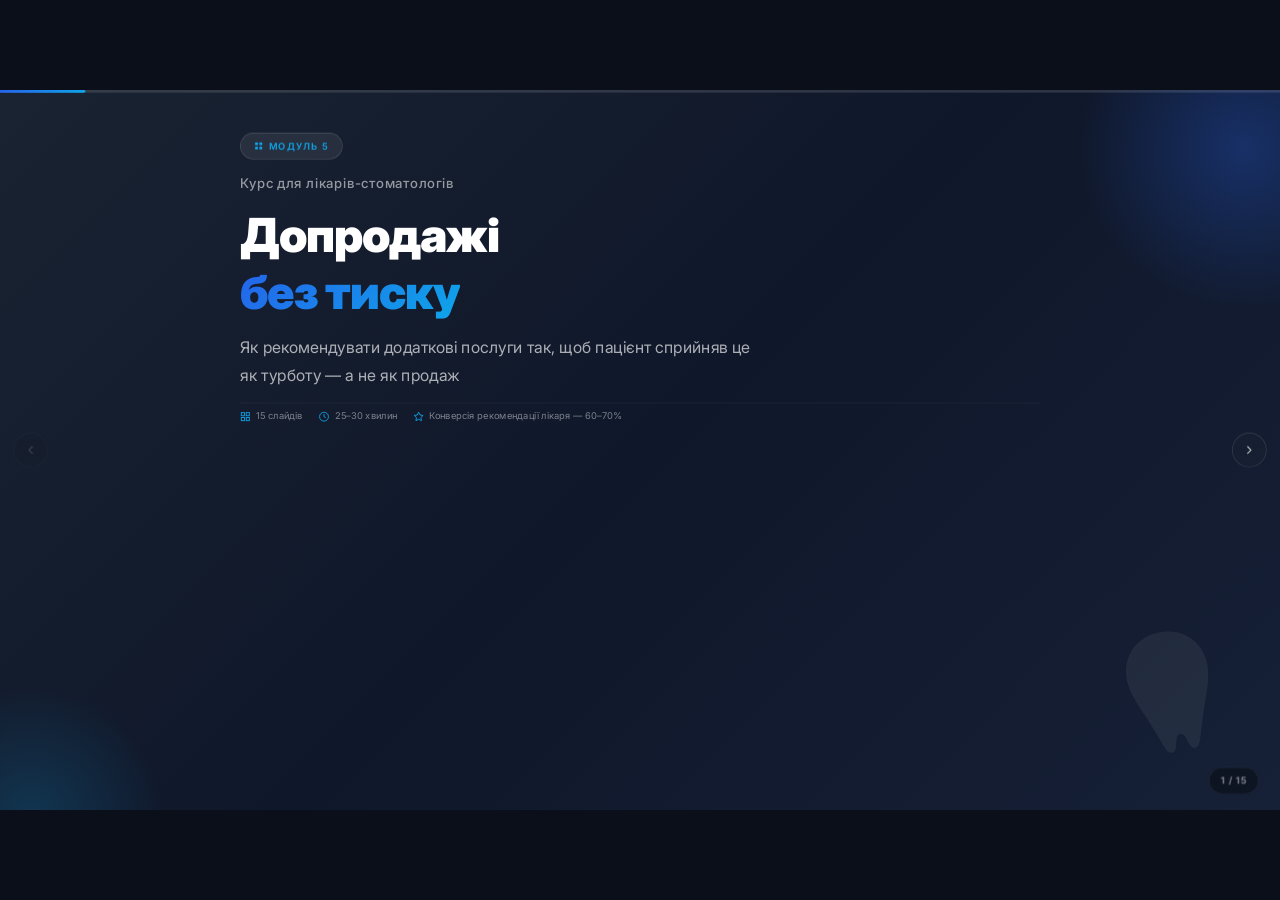
<file: module-05.html>
<!DOCTYPE html>
<html lang="uk">
<head>
  <meta charset="UTF-8" />
  <meta name="viewport" content="width=device-width, initial-scale=1.0" />
  <title>Модуль 5 — Допродажі без тиску · Курс для лікарів-стоматологів</title>
  <link rel="stylesheet" href="style.css" />
  <style>
    /* ── Module-05 specific styles ────────────────────────────── */

    /* Comparison panel (slide 3) */
    .comparison-grid {
      display: grid;
      grid-template-columns: 1fr 1fr;
      gap: var(--space-6);
    }

    .comparison-panel {
      border-radius: var(--radius-xl);
      padding: var(--space-6);
      display: flex;
      flex-direction: column;
      gap: var(--space-4);
    }

    .comparison-panel--admin {
      background: rgba(239,68,68,0.05);
      border: 1.5px solid rgba(239,68,68,0.20);
    }

    .comparison-panel--doctor {
      background: rgba(16,185,129,0.06);
      border: 1.5px solid rgba(16,185,129,0.22);
    }

    .comparison-panel__label {
      font-size: var(--font-size-xs);
      font-weight: var(--font-weight-bold);
      letter-spacing: 0.14em;
      text-transform: uppercase;
      display: flex;
      align-items: center;
      gap: var(--space-2);
    }

    .comparison-panel--admin  .comparison-panel__label { color: #dc2626; }
    .comparison-panel--doctor .comparison-panel__label { color: #059669; }

    .comparison-panel__who {
      font-size: var(--font-size-lg);
      font-weight: var(--font-weight-bold);
      color: var(--color-text-primary);
    }

    .comparison-panel__says {
      padding: var(--space-4) var(--space-5);
      border-radius: var(--radius-lg);
      font-size: var(--font-size-base);
      font-style: italic;
      line-height: var(--line-height-relaxed);
    }

    .comparison-panel--admin  .comparison-panel__says {
      background: rgba(239,68,68,0.08);
      color: #991b1b;
    }

    .comparison-panel--doctor .comparison-panel__says {
      background: rgba(16,185,129,0.10);
      color: #065f46;
    }

    .comparison-panel__hears-label {
      font-size: var(--font-size-xs);
      font-weight: var(--font-weight-semibold);
      letter-spacing: 0.10em;
      text-transform: uppercase;
      color: var(--color-text-muted);
    }

    .comparison-panel__hears {
      font-size: var(--font-size-sm);
      font-weight: var(--font-weight-semibold);
      line-height: var(--line-height-snug);
    }

    .comparison-panel--admin  .comparison-panel__hears { color: #dc2626; }
    .comparison-panel--doctor .comparison-panel__hears { color: #059669; }

    /* Conversion stat cards (slide 2) */
    .conv-cards {
      display: grid;
      grid-template-columns: repeat(3, 1fr);
      gap: var(--space-5);
      width: 100%;
    }

    .conv-card {
      padding: var(--space-6);
      border-radius: var(--radius-xl);
      border: 1.5px solid var(--color-border);
      display: flex;
      flex-direction: column;
      align-items: center;
      text-align: center;
      gap: var(--space-3);
    }

    .conv-card--green { background: rgba(16,185,129,0.07);  border-color: rgba(16,185,129,0.25); }
    .conv-card--amber { background: rgba(245,158,11,0.07);  border-color: rgba(245,158,11,0.25); }
    .conv-card--blue  { background: rgba(37,99,235,0.07);   border-color: rgba(37,99,235,0.20); }

    .conv-card__value {
      font-size: var(--font-size-3xl);
      font-weight: var(--font-weight-black);
      letter-spacing: -0.03em;
      line-height: 1;
    }

    .conv-card--green .conv-card__value { color: #10b981; }
    .conv-card--amber .conv-card__value { color: #f59e0b; }
    .conv-card--blue  .conv-card__value { color: #2563eb; }

    .conv-card__label {
      font-size: var(--font-size-sm);
      color: var(--color-text-secondary);
      font-weight: var(--font-weight-medium);
      line-height: var(--line-height-snug);
    }

    /* Principles cards (slide 4) */
    .principles-grid {
      display: grid;
      grid-template-columns: repeat(3, 1fr);
      gap: var(--space-6);
    }

    .principle-card {
      background: var(--color-white);
      border: 1.5px solid var(--color-border);
      border-radius: var(--radius-2xl);
      padding: var(--space-7) var(--space-6);
      display: flex;
      flex-direction: column;
      gap: var(--space-4);
      box-shadow: var(--shadow-sm);
      transition: transform var(--transition-fast), box-shadow var(--transition-fast), border-color var(--transition-fast);
    }

    .principle-card:hover {
      transform: translateY(-3px);
      box-shadow: var(--shadow-card);
      border-color: rgba(37,99,235,0.25);
    }

    .principle-card__num {
      width: 44px;
      height: 44px;
      border-radius: var(--radius-lg);
      background: var(--gradient-blue);
      color: white;
      font-size: var(--font-size-xl);
      font-weight: var(--font-weight-black);
      display: flex;
      align-items: center;
      justify-content: center;
      box-shadow: 0 4px 14px rgba(37,99,235,0.30);
    }

    .principle-card__title {
      font-size: var(--font-size-md);
      font-weight: var(--font-weight-bold);
      color: var(--color-text-primary);
      line-height: var(--line-height-snug);
    }

    .principle-card__text {
      font-size: var(--font-size-sm);
      color: var(--color-text-secondary);
      line-height: var(--line-height-relaxed);
    }

    /* Situations cards (slide 5) */
    .situations-grid {
      display: grid;
      grid-template-columns: repeat(5, 1fr);
      gap: var(--space-4);
    }

    .situation-card {
      background: var(--color-white);
      border: 1.5px solid var(--color-border);
      border-radius: var(--radius-xl);
      padding: var(--space-5) var(--space-4);
      display: flex;
      flex-direction: column;
      gap: var(--space-3);
      transition: transform var(--transition-fast), box-shadow var(--transition-fast);
    }

    .situation-card:hover {
      transform: translateY(-3px);
      box-shadow: var(--shadow-card);
    }

    .situation-card__emoji {
      font-size: 1.75rem;
      line-height: 1;
    }

    .situation-card__when {
      font-size: var(--font-size-xs);
      font-weight: var(--font-weight-bold);
      letter-spacing: 0.06em;
      color: var(--color-text-muted);
      text-transform: uppercase;
    }

    .situation-card__title {
      font-size: var(--font-size-sm);
      font-weight: var(--font-weight-bold);
      color: var(--color-text-primary);
      line-height: var(--line-height-snug);
    }

    .situation-card__service {
      font-size: var(--font-size-xs);
      color: var(--color-primary-blue);
      font-weight: var(--font-weight-semibold);
      padding: var(--space-1) var(--space-3);
      background: rgba(37,99,235,0.08);
      border-radius: var(--radius-full);
      width: fit-content;
    }

    /* Script dialogue (slides 6-9) */
    .script-block {
      background: var(--color-white);
      border: 1.5px solid rgba(37,99,235,0.15);
      border-left: 4px solid var(--color-primary-blue);
      border-radius: var(--radius-xl);
      padding: var(--space-5) var(--space-6);
      display: flex;
      flex-direction: column;
      gap: var(--space-3);
    }

    .script-block__speaker {
      font-size: var(--font-size-xs);
      font-weight: var(--font-weight-bold);
      letter-spacing: 0.12em;
      text-transform: uppercase;
      color: var(--color-primary-blue);
    }

    .script-block__text {
      font-size: var(--font-size-base);
      color: var(--color-text-primary);
      line-height: var(--line-height-relaxed);
    }

    .script-block__text em {
      color: var(--color-text-muted);
      font-style: italic;
    }

    .script-exchange {
      display: flex;
      flex-direction: column;
      gap: var(--space-3);
    }

    .script-tip {
      display: flex;
      align-items: flex-start;
      gap: var(--space-3);
      padding: var(--space-4) var(--space-5);
      background: rgba(245,158,11,0.07);
      border: 1px solid rgba(245,158,11,0.22);
      border-radius: var(--radius-lg);
    }

    .script-tip__icon { font-size: 1.1rem; flex-shrink: 0; }

    .script-tip__text {
      font-size: var(--font-size-sm);
      color: var(--color-text-primary);
      line-height: var(--line-height-relaxed);
    }

    .script-tip__text strong { color: #d97706; }

    /* No-recommend list (slide 10) */
    .no-rec-grid {
      display: grid;
      grid-template-columns: repeat(2, 1fr);
      gap: var(--space-4);
    }

    .no-rec-card {
      display: flex;
      align-items: flex-start;
      gap: var(--space-4);
      padding: var(--space-5);
      background: rgba(239,68,68,0.05);
      border: 1.5px solid rgba(239,68,68,0.18);
      border-radius: var(--radius-xl);
    }

    .no-rec-card__emoji {
      font-size: 1.5rem;
      flex-shrink: 0;
      line-height: 1.2;
    }

    .no-rec-card__title {
      font-size: var(--font-size-sm);
      font-weight: var(--font-weight-bold);
      color: #dc2626;
      margin-bottom: var(--space-1);
    }

    .no-rec-card__text {
      font-size: var(--font-size-sm);
      color: var(--color-text-secondary);
      line-height: var(--line-height-relaxed);
    }

    .timing-callout {
      background: rgba(37,99,235,0.06);
      border: 1.5px solid rgba(37,99,235,0.18);
      border-radius: var(--radius-xl);
      padding: var(--space-5) var(--space-6);
      font-size: var(--font-size-base);
      font-weight: var(--font-weight-medium);
      color: var(--color-text-primary);
      line-height: var(--line-height-relaxed);
      text-align: center;
    }

    .timing-callout em {
      color: var(--color-primary-blue);
      font-style: normal;
      font-weight: var(--font-weight-bold);
    }

    /* Case study (slide 11) */
    .case-feature {
      display: grid;
      grid-template-columns: 2fr 1fr;
      gap: var(--space-8);
      align-items: start;
    }

    .case-feature__body {
      display: flex;
      flex-direction: column;
      gap: var(--space-5);
    }

    .case-person {
      display: flex;
      align-items: center;
      gap: var(--space-3);
    }

    .case-person__avatar {
      width: 48px;
      height: 48px;
      border-radius: var(--radius-full);
      background: var(--gradient-teal);
      display: flex;
      align-items: center;
      justify-content: center;
      font-size: 1.25rem;
      flex-shrink: 0;
    }

    .case-person__name {
      font-size: var(--font-size-base);
      font-weight: var(--font-weight-semibold);
      color: var(--color-text-primary);
    }

    .case-person__role {
      font-size: var(--font-size-xs);
      color: var(--color-text-muted);
    }

    .case-text {
      font-size: var(--font-size-base);
      color: var(--color-text-secondary);
      line-height: var(--line-height-relaxed);
    }

    .case-quote {
      padding: var(--space-5) var(--space-6);
      background: rgba(37,99,235,0.05);
      border-left: 4px solid var(--color-primary-blue);
      border-radius: 0 var(--radius-lg) var(--radius-lg) 0;
      font-size: var(--font-size-base);
      font-style: italic;
      color: var(--color-text-primary);
      line-height: var(--line-height-relaxed);
    }

    .case-metrics {
      display: flex;
      flex-direction: column;
      gap: var(--space-4);
    }

    .case-metric {
      padding: var(--space-5);
      border-radius: var(--radius-xl);
      display: flex;
      flex-direction: column;
      gap: var(--space-1);
    }

    .case-metric--blue  { background: rgba(37,99,235,0.07);  border: 1.5px solid rgba(37,99,235,0.18); }
    .case-metric--green { background: rgba(16,185,129,0.07); border: 1.5px solid rgba(16,185,129,0.22); }

    .case-metric__val {
      font-size: var(--font-size-2xl);
      font-weight: var(--font-weight-black);
      letter-spacing: -0.02em;
      line-height: 1;
    }

    .case-metric--blue  .case-metric__val { color: #2563eb; }
    .case-metric--green .case-metric__val { color: #10b981; }

    .case-metric__label {
      font-size: var(--font-size-xs);
      color: var(--color-text-secondary);
      font-weight: var(--font-weight-medium);
    }

    .case-lesson {
      padding: var(--space-5);
      background: rgba(245,158,11,0.07);
      border: 1.5px solid rgba(245,158,11,0.22);
      border-radius: var(--radius-xl);
    }

    .case-lesson__label {
      font-size: var(--font-size-xs);
      font-weight: var(--font-weight-bold);
      letter-spacing: 0.10em;
      text-transform: uppercase;
      color: #d97706;
      margin-bottom: var(--space-2);
    }

    .case-lesson__text {
      font-size: var(--font-size-sm);
      color: var(--color-text-primary);
      line-height: var(--line-height-relaxed);
      font-weight: var(--font-weight-medium);
    }

    /* Summary items (slide 14) */
    .summary-items {
      display: grid;
      grid-template-columns: repeat(5, 1fr);
      gap: var(--space-4);
    }

    .summary-item {
      background: var(--color-white);
      border: 1px solid var(--color-border);
      border-radius: var(--radius-xl);
      padding: var(--space-5);
      display: flex;
      flex-direction: column;
      gap: var(--space-3);
      box-shadow: var(--shadow-sm);
      transition: transform var(--transition-fast), box-shadow var(--transition-fast);
    }

    .summary-item:hover {
      transform: translateY(-2px);
      box-shadow: var(--shadow-card);
    }

    .summary-item__num {
      width: 32px;
      height: 32px;
      border-radius: var(--radius-full);
      background: var(--gradient-blue);
      color: white;
      font-size: var(--font-size-sm);
      font-weight: var(--font-weight-bold);
      display: flex;
      align-items: center;
      justify-content: center;
      flex-shrink: 0;
      box-shadow: 0 4px 12px rgba(37,99,235,0.30);
    }

    .summary-item__text {
      font-size: var(--font-size-sm);
      color: var(--color-text-primary);
      line-height: var(--line-height-relaxed);
      font-weight: var(--font-weight-medium);
    }

    /* HW + Final dark slide */
    .hw-block {
      background: rgba(255,255,255,0.06);
      border: 1px solid rgba(255,255,255,0.12);
      border-radius: var(--radius-2xl);
      padding: var(--space-8);
      backdrop-filter: blur(8px);
    }

    .hw-block__label {
      font-size: var(--font-size-xs);
      font-weight: var(--font-weight-bold);
      letter-spacing: 0.14em;
      text-transform: uppercase;
      color: var(--color-accent-teal);
      margin-bottom: var(--space-4);
      display: flex;
      align-items: center;
      gap: var(--space-2);
    }

    .hw-block__text {
      font-size: var(--font-size-md);
      color: rgba(255,255,255,0.82);
      line-height: var(--line-height-relaxed);
    }

    .final-cta {
      display: flex;
      align-items: center;
      justify-content: space-between;
      padding: var(--space-6) var(--space-7);
      background: var(--gradient-blue);
      border-radius: var(--radius-xl);
      box-shadow: 0 8px 32px rgba(37,99,235,0.35);
      cursor: default;
    }

    .final-cta__text {
      font-size: var(--font-size-lg);
      font-weight: var(--font-weight-bold);
      color: white;
    }

    .final-cta__sub {
      font-size: var(--font-size-sm);
      color: rgba(255,255,255,0.75);
      margin-top: var(--space-1);
    }

    .final-cta__arrow {
      width: 44px;
      height: 44px;
      border-radius: var(--radius-full);
      background: rgba(255,255,255,0.20);
      display: flex;
      align-items: center;
      justify-content: center;
      flex-shrink: 0;
    }

    .final-cta__arrow svg {
      width: 20px;
      height: 20px;
      stroke: white;
      fill: none;
      stroke-width: 2.5;
      stroke-linecap: round;
      stroke-linejoin: round;
    }
  </style>
</head>
<body>

<div class="presentation" id="presentation">

  <!-- Progress bar -->
  <div class="progress-track">
    <div class="progress-fill" id="progressFill"></div>
  </div>

  <!-- Navigation -->
  <button class="nav-btn nav-btn--prev" id="btnPrev" aria-label="Попередній слайд">
    <svg viewBox="0 0 24 24"><polyline points="15 18 9 12 15 6"/></svg>
  </button>
  <button class="nav-btn nav-btn--next" id="btnNext" aria-label="Наступний слайд">
    <svg viewBox="0 0 24 24"><polyline points="9 18 15 12 9 6"/></svg>
  </button>

  <!-- Slide counter -->
  <div class="slide-counter" id="slideCounter">1 / 15</div>


  <!-- ================================================================
       SLIDE 1 — TITLE (dark)
       ================================================================ -->
  <section class="slide slide-title" data-slide="1">
    <div class="slide__inner">

      <div style="display:flex; align-items:center; gap:var(--space-3);" class="animate-in">
        <div class="title-module-badge">
          <svg width="14" height="14" viewBox="0 0 24 24" fill="currentColor" stroke="none">
            <rect x="3" y="3" width="7" height="7" rx="1"/><rect x="14" y="3" width="7" height="7" rx="1"/><rect x="3" y="14" width="7" height="7" rx="1"/><rect x="14" y="14" width="7" height="7" rx="1"/>
          </svg>
          МОДУЛЬ 5
        </div>
      </div>

      <p class="title-eyebrow animate-in">Курс для лікарів-стоматологів</p>

      <h1 class="animate-in">
        Допродажі<br/>
        <span class="accent">без тиску</span>
      </h1>

      <p class="title-subtitle animate-in">
        Як рекомендувати додаткові послуги так, щоб пацієнт сприйняв це як турботу — а не як продаж
      </p>

      <div class="title-meta animate-in">
        <span class="title-meta-item">
          <svg viewBox="0 0 24 24"><rect x="3" y="3" width="7" height="7"/><rect x="14" y="3" width="7" height="7"/><rect x="14" y="14" width="7" height="7"/><rect x="3" y="14" width="7" height="7"/></svg>
          15 слайдів
        </span>
        <span class="title-meta-item">
          <svg viewBox="0 0 24 24"><circle cx="12" cy="12" r="10"/><polyline points="12 6 12 12 16 14"/></svg>
          25–30 хвилин
        </span>
        <span class="title-meta-item">
          <svg viewBox="0 0 24 24"><path d="M12 2l3.09 6.26L22 9.27l-5 4.87 1.18 6.88L12 17.77l-6.18 3.25L7 14.14 2 9.27l6.91-1.01L12 2z"/></svg>
          Конверсія рекомендації лікаря — 60–70%
        </span>
      </div>

    </div>

    <div class="title-decoration">
      <svg viewBox="0 0 100 120" fill="currentColor" xmlns="http://www.w3.org/2000/svg">
        <path d="M50 5C28 5 18 22 18 36c0 10 4 20 8 30s7 20 10 28c1.5 4 3 5 5 5s3-1.5 4-5c1-3 1.5-8 5-8s4 5 5 8c1 3.5 2.5 5 4 5s3.5-1 5-5c3-8 6-18 10-28s8-20 8-30c0-14-10-31-32-31z"/>
      </svg>
    </div>
  </section>


  <!-- ================================================================
       SLIDE 2 — STAT: 3×
       ================================================================ -->
  <section class="slide slide-stat" data-slide="2">
    <div class="slide__inner">

      <div class="stat-label-top animate-in">Дослідження конверсії рекомендацій</div>

      <div class="stat-number stat--success animate-in" data-target="3" data-suffix="×">0×</div>

      <div class="stat-divider animate-in" style="background:var(--gradient-success);"></div>

      <div class="stat-headline animate-in">
        вища конверсія рекомендації лікаря порівняно з дзвінком адміністратора
      </div>

      <div class="conv-cards animate-in">

        <div class="conv-card conv-card--green">
          <div class="conv-card__value">60–70%</div>
          <div class="conv-card__label">Конверсія рекомендації лікаря в запис</div>
        </div>

        <div class="conv-card conv-card--amber">
          <div class="conv-card__value">20–25%</div>
          <div class="conv-card__label">Конверсія дзвінка адміністратора з нагадуванням</div>
        </div>

        <div class="conv-card conv-card--blue">
          <div class="conv-card__value">= маркетинг</div>
          <div class="conv-card__label">Ваша рекомендація коштує більше ніж будь-який маркетинг</div>
        </div>

      </div>

    </div>
  </section>


  <!-- ================================================================
       SLIDE 3 — COMPARISON: медична рекомендація vs продаж
       ================================================================ -->
  <section class="slide slide-content" data-slide="3">
    <div class="slide__inner">

      <div class="slide-header animate-in">
        <span class="badge badge--blue">Ключова різниця</span>
        <h2>Медична рекомендація vs <span class="accent">комерційна пропозиція</span></h2>
        <p>Одні й ті ж слова, але з різних уст — викликають зовсім різну реакцію пацієнта</p>
      </div>

      <div class="comparison-grid animate-in">

        <div class="comparison-panel comparison-panel--admin">
          <div class="comparison-panel__label">
            <svg width="14" height="14" viewBox="0 0 24 24" fill="none" stroke="currentColor" stroke-width="2.5"><circle cx="12" cy="8" r="4"/><path d="M6 20v-2a6 6 0 0 1 12 0v2"/></svg>
            Адміністратор
          </div>
          <div class="comparison-panel__who">Дзвінок або розмова на ресепшені</div>
          <div class="comparison-panel__says">«Хочете записатись на профгігієну? У нас зараз акція»</div>
          <div class="comparison-panel__hears-label">Пацієнт чує:</div>
          <div class="comparison-panel__hears">Комерційна пропозиція. Хочуть продати мені щось зайве.</div>
        </div>

        <div class="comparison-panel comparison-panel--doctor">
          <div class="comparison-panel__label">
            <svg width="14" height="14" viewBox="0 0 24 24" fill="none" stroke="currentColor" stroke-width="2.5"><path d="M9 12l2 2 4-4"/><circle cx="12" cy="12" r="10"/></svg>
            Лікар
          </div>
          <div class="comparison-panel__who">В кінці прийому, після лікування</div>
          <div class="comparison-panel__says">«Після цього лікування рекомендую профгігієну через 3 місяці — це збереже результат і захистить від повторного карієсу»</div>
          <div class="comparison-panel__hears-label">Пацієнт чує:</div>
          <div class="comparison-panel__hears">Медична необхідність. Лікар піклується про мій результат.</div>
        </div>

      </div>

      <div class="highlight-box highlight-box--info animate-in">
        <div class="highlight-box__icon">
          <svg viewBox="0 0 24 24"><circle cx="12" cy="12" r="10"/><line x1="12" y1="8" x2="12" y2="12"/><line x1="12" y1="16" x2="12.01" y2="16"/></svg>
        </div>
        <div class="highlight-box__content">
          <p class="highlight-box__title">Слова лікаря мають медичний авторитет</p>
          <p class="highlight-box__text">Це не ваш бонус — це ваша відповідальність перед пацієнтом. Мовчання — не скромність. Це недбалість.</p>
        </div>
      </div>

    </div>
  </section>


  <!-- ================================================================
       SLIDE 4 — CONTENT: 3 принципи рекомендацій
       ================================================================ -->
  <section class="slide slide-content" data-slide="4">
    <div class="slide__inner">

      <div class="slide-header animate-in">
        <span class="badge badge--teal">Основа підходу</span>
        <h2>3 принципи рекомендацій <span class="accent">без тиску</span></h2>
      </div>

      <div class="principles-grid animate-in">

        <div class="principle-card">
          <div class="principle-card__num">1</div>
          <div class="principle-card__title">Медична основа</div>
          <div class="principle-card__text">Рекомендуєте тільки те, що реально потрібно пацієнту. Ніколи — для виконання плану продажів чи особистого бонусу. Один раз порушити — і довіра зникне назавжди.</div>
        </div>

        <div class="principle-card">
          <div class="principle-card__num">2</div>
          <div class="principle-card__title">Правильний момент</div>
          <div class="principle-card__text">В кінці прийому, після завершення основного лікування. Не на початку — пацієнт ще не відчув турботи. Не в середині процедури — він думає про інше.</div>
        </div>

        <div class="principle-card">
          <div class="principle-card__num">3</div>
          <div class="principle-card__title">Формат турботи</div>
          <div class="principle-card__text">«Я рекомендую це, тому що...» а не «у нас є послуга...». Пояснення причини перетворює пропозицію на медичну рекомендацію — не рекламу.</div>
        </div>

      </div>

    </div>
  </section>


  <!-- ================================================================
       SLIDE 5 — CONTENT: топ-5 ситуацій
       ================================================================ -->
  <section class="slide slide-content" data-slide="5">
    <div class="slide__inner">

      <div class="slide-header animate-in">
        <span class="badge badge--green">Практична карта</span>
        <h2>5 органічних ситуацій для <span class="accent">рекомендації</span></h2>
        <p>Коли рекомендація звучить природньо і має чітку медичну основу</p>
      </div>

      <div class="situations-grid animate-in">

        <div class="situation-card">
          <div class="situation-card__emoji">🦷</div>
          <div class="situation-card__when">Після будь-якого лікування</div>
          <div class="situation-card__title">Профгігієна через 3–6 місяців</div>
          <div class="situation-card__service">Захищає результат</div>
        </div>

        <div class="situation-card">
          <div class="situation-card__emoji">✨</div>
          <div class="situation-card__when">Після профгігієни</div>
          <div class="situation-card__title">Відбілювання — ідеальний момент</div>
          <div class="situation-card__service">Зуби вже чисті</div>
        </div>

        <div class="situation-card">
          <div class="situation-card__emoji">😬</div>
          <div class="situation-card__when">При ознаках бруксизму</div>
          <div class="situation-card__title">Захисна капа від стирання</div>
          <div class="situation-card__service">Сліди на жувальних</div>
        </div>

        <div class="situation-card">
          <div class="situation-card__emoji">🌡️</div>
          <div class="situation-card__when">При чутливості</div>
          <div class="situation-card__title">Фторування</div>
          <div class="situation-card__service">Якщо скаржиться</div>
        </div>

        <div class="situation-card">
          <div class="situation-card__emoji">🦷</div>
          <div class="situation-card__when">При проблемах прикусу</div>
          <div class="situation-card__title">Ортодонтична консультація</div>
          <div class="situation-card__service">Тільки консультація</div>
        </div>

      </div>

    </div>
  </section>


  <!-- ================================================================
       SLIDE 6 — SCRIPT: профгігієна після лікування
       ================================================================ -->
  <section class="slide slide-content" data-slide="6">
    <div class="slide__inner">

      <div class="slide-header animate-in">
        <span class="badge badge--blue">Скрипт 1 з 4</span>
        <h2>Скрипт: <span class="accent">Профгігієна після лікування</span></h2>
      </div>

      <div class="script-exchange animate-in">

        <div class="script-block">
          <div class="script-block__speaker">Лікар — в кінці прийому</div>
          <div class="script-block__text">«Лікування зроблено відмінно. Хочу дати вам одну рекомендацію: через 3 місяці зробіть професійну гігієну.</div>
          <div class="script-block__text">Чому саме зараз важливо: після лікування на поверхні зубів легше накопичується наліт. Профгігієна видалить його до того як він перетвориться в камінь і спровокує новий карієс саме біля пломби.</div>
          <div class="script-block__text">Це 40–60 хвилин, не боляче, і це — найдешевший спосіб захистити результат нашої сьогоднішньої роботи.</div>
          <div class="script-block__text">Запишемо вас одразу?»</div>
        </div>

      </div>

      <div class="script-tip animate-in">
        <div class="script-tip__icon">💡</div>
        <div class="script-tip__text"><strong>Зверніть увагу:</strong> Лікар пояснив <em>ЧОМУ</em>, а не просто запропонував послугу. «Запишемо вас одразу?» — закриваюче запитання без тиску. Пацієнт може сказати «ні» — і це нормально.</div>
      </div>

    </div>
  </section>


  <!-- ================================================================
       SLIDE 7 — SCRIPT: відбілювання після гігієни
       ================================================================ -->
  <section class="slide slide-content" data-slide="7">
    <div class="slide__inner">

      <div class="slide-header animate-in">
        <span class="badge badge--teal">Скрипт 2 з 4</span>
        <h2>Скрипт: <span class="accent">Відбілювання</span></h2>
        <p>Ситуація: щойно зробили профгігієну, пацієнт задоволений результатом</p>
      </div>

      <div class="script-exchange animate-in">

        <div class="script-block">
          <div class="script-block__speaker">Лікар — після завершення гігієни</div>
          <div class="script-block__text">«Гігієна зроблена — зуби вже освітлились на тон-два від видалення нальоту.</div>
          <div class="script-block__text">Якщо ви хотіли б результат значно кращий — зараз ідеальний момент для відбілювання: зуби чисті, відкриті, ефект буде максимальним.</div>
          <div class="script-block__text">Це не обов'язково — але якщо це питання вас цікавить, саме зараз найкращий час. Хочете я розкажу детальніше або покажу варіанти?»</div>
        </div>

      </div>

      <div class="script-tip animate-in">
        <div class="script-tip__icon">🔑</div>
        <div class="script-tip__text"><strong>Ключові слова:</strong> «не обов'язково», «якщо цікавить» — це прибирає будь-яке відчуття тиску. Пацієнт розуміє що має вибір і лікар не продає заради продажу.</div>
      </div>

    </div>
  </section>


  <!-- ================================================================
       SLIDE 8 — SCRIPT: капа при бруксизмі
       ================================================================ -->
  <section class="slide slide-content" data-slide="8">
    <div class="slide__inner">

      <div class="slide-header animate-in">
        <span class="badge badge--amber">Скрипт 3 з 4</span>
        <h2>Скрипт: <span class="accent">Захисна капа</span></h2>
        <p>Ситуація: під час огляду виявили сліди стирання на жувальних зубах</p>
      </div>

      <div class="script-exchange animate-in">

        <div class="script-block">
          <div class="script-block__speaker">Лікар — показує на знімку або на моделі</div>
          <div class="script-block__text">«Я помітив під час огляду сліди стирання на жувальних поверхнях — ось тут <em>[показує].</em> Це типова ознака нічного бруксизму: ви стискаєте або скреготите зубами уночі, часто навіть не знаючи про це.</div>
          <div class="script-block__text">Це може призвести до стирання, тріщин і дорогих реставрацій через 3–5 років.</div>
          <div class="script-block__text">Є просте рішення — індивідуальна захисна капа. Вона не лікує причину, але надійно захищає зуби.</div>
          <div class="script-block__text">Хочете я направлю вас до нашого спеціаліста по цій темі?»</div>
        </div>

      </div>

      <div class="script-tip animate-in">
        <div class="script-tip__icon">👁️</div>
        <div class="script-tip__text"><strong>Чому це працює:</strong> Лікар говорить про те, що <em>сам побачив</em> — пацієнт не питав. Це демонструє уважність і турботу. «Направлю до спеціаліста» — не продаж, а координація допомоги.</div>
      </div>

    </div>
  </section>


  <!-- ================================================================
       SLIDE 9 — SCRIPT: ортодонтична консультація
       ================================================================ -->
  <section class="slide slide-content" data-slide="9">
    <div class="slide__inner">

      <div class="slide-header animate-in">
        <span class="badge badge--green">Скрипт 4 з 4</span>
        <h2>Скрипт: <span class="accent">Ортодонтична консультація</span></h2>
        <p>Ситуація: видима скупченість зубів у нижньому ряді</p>
      </div>

      <div class="script-exchange animate-in">

        <div class="script-block">
          <div class="script-block__speaker">Лікар — після основного огляду</div>
          <div class="script-block__text">«Під час огляду я бачу що у вас є скупченість зубів в нижньому ряді — ось тут. Це не тільки естетика: скупчені зуби важче чистити, там накопичується наліт і частіше виникає карієс.</div>
          <div class="script-block__text">Я б рекомендував проконсультуватися з нашим ортодонтом — просто щоб отримати його думку. Це безоплатна консультація, жодних зобов'язань.</div>
          <div class="script-block__text">Хочете я запишу вас?»</div>
        </div>

      </div>

      <div class="script-tip animate-in">
        <div class="script-tip__icon">✅</div>
        <div class="script-tip__text"><strong>«Безоплатна консультація, жодних зобов'язань»</strong> — ці слова знімають будь-який бар'єр. Пацієнт відчуває: лікар пропонує інформацію, а не продаж. Рішення залишиться за ним.</div>
      </div>

    </div>
  </section>


  <!-- ================================================================
       SLIDE 10 — CONTENT: коли НЕ рекомендувати
       ================================================================ -->
  <section class="slide slide-content" data-slide="10">
    <div class="slide__inner">

      <div class="slide-header animate-in">
        <span class="badge badge--red" style="background:rgba(239,68,68,0.12);color:#dc2626;">Важливі обмеження</span>
        <h2>Коли <span class="accent">НЕ треба</span> рекомендувати</h2>
        <p>Рекомендація у правильний момент — турбота. У неправильний — тиск.</p>
      </div>

      <div class="no-rec-grid animate-in">

        <div class="no-rec-card">
          <div class="no-rec-card__emoji">🚨</div>
          <div>
            <div class="no-rec-card__title">Гострий біль або стрес</div>
            <div class="no-rec-card__text">Пацієнт думає тільки про те щоб вийти. Будь-яка додаткова рекомендація сприймається як тиск. Зосередьтесь на вирішенні його проблеми.</div>
          </div>
        </div>

        <div class="no-rec-card">
          <div class="no-rec-card__emoji">😠</div>
          <div>
            <div class="no-rec-card__title">Пацієнт незадоволений прийомом</div>
            <div class="no-rec-card__text">Спочатку вирішіть конфлікт або непорозуміння, потім — рекомендації. Нічого не рекомендуйте на тлі невирішеного напруження.</div>
          </div>
        </div>

        <div class="no-rec-card">
          <div class="no-rec-card__emoji">🤝</div>
          <div>
            <div class="no-rec-card__title">Перший візит — первинний пацієнт</div>
            <div class="no-rec-card__text">Ще немає довіри. Зосередьтесь на основній проблемі і на тому щоб пацієнт відчув себе в надійних руках. Довіру будуємо спершу.</div>
          </div>
        </div>

        <div class="no-rec-card">
          <div class="no-rec-card__emoji">💳</div>
          <div>
            <div class="no-rec-card__title">Щойно погодився на великий план</div>
            <div class="no-rec-card__text">Пацієнт тільки що прийняв важке фінансове рішення. Не навантажуйте ще більше. Одна велика покупка — достатньо на сьогодні.</div>
          </div>
        </div>

      </div>

      <div class="timing-callout animate-in">
        <em>Рекомендація у правильний момент = турбота про здоров'я.</em><br/>
        Рекомендація у неправильний момент = тиск і підрив довіри.
      </div>

    </div>
  </section>


  <!-- ================================================================
       SLIDE 11 — CASE STUDY: лікар +23% за 2 місяці
       ================================================================ -->
  <section class="slide slide-case" data-slide="11">
    <div class="slide__inner" style="display:flex;flex-direction:column;gap:var(--space-6);">

      <div class="case-header animate-in">
        <span class="badge badge--green">Реальний кейс</span>
        <h2>Лікар який збільшив середній чек на <span style="color:var(--color-success)">23%</span> за 2 місяці</h2>
      </div>

      <div class="case-feature animate-in">

        <div class="case-feature__body">

          <div class="case-person">
            <div class="case-person__avatar">👨‍⚕️</div>
            <div>
              <div class="case-person__name">Лікар-терапевт, досвід 6 років</div>
              <div class="case-person__role">Впровадив систему органічних рекомендацій</div>
            </div>
          </div>

          <div class="case-text">
            Почав системно завершувати кожен прийом <strong>однією рекомендацією</strong> — тільки якщо є реальна медична підстава. Ніяких скриптів «для всіх». Тільки те, що справді бачив у конкретного пацієнта.
          </div>

          <div class="case-text">
            Через 2 місяці керівник звернув увагу: зросли показники призначення профгігієни і звернень до суміжних спеціалістів. При цьому відгуки пацієнтів стали кращими — вони відчули більше уваги і піклування.
          </div>

          <div class="case-quote">
            «Я просто почав говорити людям те, що бачив і що для них важливо. Раніше мовчав — думав що це не моя справа. Виявилось — якраз моя.»
          </div>

          <div class="case-lesson">
            <div class="case-lesson__label">Урок</div>
            <div class="case-lesson__text">Ваша рекомендація — це сервіс для пацієнта. Мовчання — це не скромність, це недбалість до здоров'я людини яка вам довіряє.</div>
          </div>

        </div>

        <div class="case-metrics">
          <div class="case-metric case-metric--blue">
            <div class="case-metric__val">+23%</div>
            <div class="case-metric__label">Середній чек за 2 місяці</div>
          </div>
          <div class="case-metric case-metric--green">
            <div class="case-metric__val">+31%</div>
            <div class="case-metric__label">Призначення профгігієни</div>
          </div>
          <div class="case-metric case-metric--blue" style="background:rgba(14,165,233,0.07);border-color:rgba(14,165,233,0.22);">
            <div class="case-metric__val" style="color:#0ea5e9;">↑ NPS</div>
            <div class="case-metric__label">Відгуки пацієнтів стали кращими</div>
          </div>
        </div>

      </div>

    </div>
  </section>


  <!-- ================================================================
       SLIDE 12 — QUIZ 1: після гігієни
       ================================================================ -->
  <section class="slide slide-test" data-slide="12">
    <div class="slide__inner">

      <div class="test-header animate-in">
        <span class="test-label">Ситуація 1 з 2</span>
        <div class="test-question">Після профгігієни пацієнт каже: «Зуби стали значно білішими, мені подобається!» Ваша реакція?</div>
      </div>

      <div class="test-options animate-in" id="quiz1">
        <button class="test-option" onclick="handleQuiz(this, false, 'quiz1', 'quiz1-reveal')">
          <div class="option-letter">A</div>
          <div class="option-text">«Добре, тоді до побачення»</div>
        </button>
        <button class="test-option" onclick="handleQuiz(this, true, 'quiz1', 'quiz1-reveal')">
          <div class="option-letter">B</div>
          <div class="option-text">«Це від гігієни. Якщо хочете ще білішими — зараз ідеальний момент для відбілювання, зуби чисті і ефект буде максимальним» ✓</div>
        </button>
        <button class="test-option" onclick="handleQuiz(this, false, 'quiz1', 'quiz1-reveal')">
          <div class="option-letter">C</div>
          <div class="option-text">«Відбілювання у нас коштує [сума] гривень»</div>
        </button>
        <button class="test-option" onclick="handleQuiz(this, false, 'quiz1', 'quiz1-reveal')">
          <div class="option-letter">D</div>
          <div class="option-text">Мовчите — пацієнт сам запитає якщо захоче</div>
        </button>
      </div>

      <div class="test-answer-reveal animate-in" id="quiz1-reveal">
        <svg class="reveal-icon" viewBox="0 0 24 24"><path d="M22 11.08V12a10 10 0 1 1-5.93-9.14"/><polyline points="22 4 12 14.01 9 11.01"/></svg>
        <p><strong>Правильно: B.</strong> Пацієнт сам дав сигнал — він задоволений і говорить про зовнішній вигляд зубів. Це природній момент для рекомендації. Починаємо з пояснення «чому зараз ідеальний момент» — це не продаж, це інформація. Ціну не озвучуємо одразу — спочатку інтерес.</p>
      </div>

    </div>
  </section>


  <!-- ================================================================
       SLIDE 13 — QUIZ 2: бруксизм
       ================================================================ -->
  <section class="slide slide-test" data-slide="13">
    <div class="slide__inner">

      <div class="test-header animate-in">
        <span class="test-label">Ситуація 2 з 2</span>
        <div class="test-question">Під час огляду ви бачите ознаки бруксизму — стирання на жувальних зубах. Пацієнт про це не скаржився. Що робите?</div>
      </div>

      <div class="test-options animate-in" id="quiz2">
        <button class="test-option" onclick="handleQuiz(this, false, 'quiz2', 'quiz2-reveal')">
          <div class="option-letter">A</div>
          <div class="option-text">Нічого не кажете — пацієнт не питав</div>
        </button>
        <button class="test-option" onclick="handleQuiz(this, false, 'quiz2', 'quiz2-reveal')">
          <div class="option-letter">B</div>
          <div class="option-text">«У вас бруксизм, потрібна капа — запишіть у адміністратора»</div>
        </button>
        <button class="test-option" onclick="handleQuiz(this, true, 'quiz2', 'quiz2-reveal')">
          <div class="option-letter">C</div>
          <div class="option-text">«Я бачу ознаки нічного стискання зубів — ось тут. Це може призвести до серйозного стирання. Є просте рішення — захисна капа. Хочете я поясню детальніше?» ✓</div>
        </button>
        <button class="test-option" onclick="handleQuiz(this, false, 'quiz2', 'quiz2-reveal')">
          <div class="option-letter">D</div>
          <div class="option-text">Чекаєте до наступного візиту — скажете якщо погіршає</div>
        </button>
      </div>

      <div class="test-answer-reveal animate-in" id="quiz2-reveal">
        <svg class="reveal-icon" viewBox="0 0 24 24"><path d="M22 11.08V12a10 10 0 1 1-5.93-9.14"/><polyline points="22 4 12 14.01 9 11.01"/></svg>
        <p><strong>Правильно: C.</strong> Лікар бачить — лікар говорить. Мовчати коли ви бачите проблему = недбалість. Варіант B занадто директивний і не дає пояснення. Правильна відповідь — показати що ви бачите, пояснити ризик, запропонувати рішення і дати вибір пацієнту.</p>
      </div>

    </div>
  </section>


  <!-- ================================================================
       SLIDE 14 — SUMMARY
       ================================================================ -->
  <section class="slide slide-summary" data-slide="14">
    <div class="slide__inner">

      <div class="summary-header animate-in">
        <div class="summary-icon">
          <svg viewBox="0 0 24 24"><polyline points="20 6 9 17 4 12"/></svg>
        </div>
        <h2>Головне з модуля 5</h2>
      </div>

      <div class="summary-items animate-in">

        <div class="summary-item">
          <div class="summary-item__num">1</div>
          <div class="summary-item__text">Конверсія рекомендації лікаря в 3× вища ніж дзвінок адміністратора</div>
        </div>

        <div class="summary-item">
          <div class="summary-item__num">2</div>
          <div class="summary-item__text">Рекомендуйте тільки те що реально потрібно — завжди з поясненням ЧОМУ</div>
        </div>

        <div class="summary-item">
          <div class="summary-item__num">3</div>
          <div class="summary-item__text">Топ-5 ситуацій: профгігієна, відбілювання, капа, фторування, ортодонт</div>
        </div>

        <div class="summary-item">
          <div class="summary-item__num">4</div>
          <div class="summary-item__text">Правильний момент — в кінці прийому, після основного лікування</div>
        </div>

        <div class="summary-item">
          <div class="summary-item__num">5</div>
          <div class="summary-item__text">Мовчання — це не скромність. Це недбалість до здоров'я пацієнта.</div>
        </div>

      </div>

    </div>
  </section>


  <!-- ================================================================
       SLIDE 15 — DARK: ДЗ + Фінал курсу
       ================================================================ -->
  <section class="slide slide-dark" data-slide="15">

    <div style="position:absolute;top:-20%;right:-10%;width:60vmin;height:60vmin;background:radial-gradient(circle,rgba(16,185,129,0.20) 0%,transparent 70%);border-radius:50%;pointer-events:none;"></div>
    <div style="position:absolute;bottom:-20%;left:-8%;width:45vmin;height:45vmin;background:radial-gradient(circle,rgba(37,99,235,0.18) 0%,transparent 70%);border-radius:50%;pointer-events:none;"></div>

    <div class="slide__inner" style="position:relative;z-index:1;">

      <div style="display:flex;align-items:center;gap:var(--space-3);" class="animate-in">
        <span class="badge badge--dark">Домашнє завдання</span>
        <span class="badge" style="background:rgba(16,185,129,0.18);color:#34d399;border:1px solid rgba(16,185,129,0.30);">Останній модуль курсу</span>
      </div>

      <div class="hw-block animate-in">
        <div class="hw-block__label">
          <svg width="16" height="16" viewBox="0 0 24 24" fill="none" stroke="currentColor" stroke-width="2" stroke-linecap="round" stroke-linejoin="round"><path d="M14 2H6a2 2 0 0 0-2 2v16a2 2 0 0 0 2 2h12a2 2 0 0 0 2-2V8z"/><polyline points="14 2 14 8 20 8"/><line x1="16" y1="13" x2="8" y2="13"/><line x1="16" y1="17" x2="8" y2="17"/></svg>
          ДЗ — цього тижня
        </div>
        <div class="hw-block__text">
          Кожному пацієнту якому є реальна підстава — зробіть одну органічну рекомендацію.<br/><br/>
          Занотуйте результат: скільки погодились, скільки відмовились, яка реакція. Наступного тижня порівняйте свої цифри — ви побачите різницю.
        </div>
      </div>

      <div class="final-cta animate-in">
        <div>
          <div class="final-cta__text">→ Перейти до Підсумкового тесту</div>
          <div class="final-cta__sub">Тест покаже наскільки курс вплинув на вашу картину роботи з пацієнтами</div>
        </div>
        <div class="final-cta__arrow">
          <svg viewBox="0 0 24 24"><polyline points="9 18 15 12 9 6"/></svg>
        </div>
      </div>

      <div class="animate-in">
        <button id="btn-complete-module" onclick="completeModule('module-05')"
          style="display:inline-flex;align-items:center;gap:0.625rem;padding:0.875rem 2rem;background:linear-gradient(135deg,#059669,#10b981);border:none;border-radius:12px;font-size:0.9375rem;font-weight:700;color:#fff;cursor:pointer;transition:opacity 200ms ease-out;box-shadow:0 4px 16px rgba(5,150,105,0.35)">
          ✓ Завершити модуль 5
        </button>
      </div>

    </div>
  </section>


</div><!-- /presentation -->

<script>
(function () {
  'use strict';

  /* ---------------------------------------------------------------
     1. STATE
     --------------------------------------------------------------- */
  const slides       = Array.from(document.querySelectorAll('.slide'));
  const totalSlides  = slides.length;
  let   currentIndex = 0;

  const btnPrev      = document.getElementById('btnPrev');
  const btnNext      = document.getElementById('btnNext');
  const counter      = document.getElementById('slideCounter');
  const progressFill = document.getElementById('progressFill');

  /* ---------------------------------------------------------------
     2. INIT
     --------------------------------------------------------------- */
  const animatedSlides = new Set();

  slides[0].classList.add('slide--active');
  updateUI();
  triggerCounters(slides[0]);

  /* ---------------------------------------------------------------
     3. SLIDE TRANSITION
     --------------------------------------------------------------- */
  function goToSlide(newIndex) {
    if (newIndex < 0 || newIndex >= totalSlides) return;

    const prevSlide = slides[currentIndex];
    const nextSlide = slides[newIndex];

    prevSlide.classList.remove('slide--active');
    prevSlide.classList.add('slide--prev');

    requestAnimationFrame(() => {
      requestAnimationFrame(() => {
        nextSlide.classList.add('slide--active');
        nextSlide.classList.remove('slide--prev');
      });
    });

    prevSlide.addEventListener('transitionend', function cleanup() {
      prevSlide.classList.remove('slide--prev');
      prevSlide.removeEventListener('transitionend', cleanup);
    });

    currentIndex = newIndex;
    updateUI();
    triggerCounters(nextSlide);
  }

  /* ---------------------------------------------------------------
     4. UPDATE NAV & PROGRESS
     --------------------------------------------------------------- */
  function updateUI() {
    counter.textContent = `${currentIndex + 1} / ${totalSlides}`;
    const pct = ((currentIndex + 1) / totalSlides) * 100;
    progressFill.style.width = `${pct}%`;
    btnPrev.classList.toggle('nav-btn--disabled', currentIndex === 0);
    btnNext.classList.toggle('nav-btn--disabled', currentIndex === totalSlides - 1);
  }

  /* ---------------------------------------------------------------
     5. STAT COUNTER ANIMATION
     --------------------------------------------------------------- */
  function triggerCounters(slide) {
    if (animatedSlides.has(slide)) return;
    animatedSlides.add(slide);
    slide.querySelectorAll('[data-target]').forEach(el => animateCounter(el));
  }

  function animateCounter(el) {
    const rawTarget = el.dataset.target;
    const target    = parseFloat(rawTarget.replace(/\s/g, ''));
    const suffix    = el.dataset.suffix || '';
    const isFloat   = rawTarget.includes('.');
    const duration  = 1800;
    const start     = performance.now();

    function formatNum(n) {
      if (n >= 1000) {
        return Math.round(n).toString().replace(/\B(?=(\d{3})+(?!\d))/g, '\u00a0');
      }
      return isFloat ? n.toFixed(1) : Math.round(n).toString();
    }

    function update(now) {
      const elapsed  = now - start;
      const progress = Math.min(elapsed / duration, 1);
      const ease     = 1 - Math.pow(1 - progress, 3);
      const current  = target * ease;

      el.textContent = formatNum(current) + suffix;

      if (progress < 1) {
        requestAnimationFrame(update);
      } else {
        el.textContent = formatNum(target) + suffix;
      }
    }

    setTimeout(() => requestAnimationFrame(update), 400);
  }

  /* ---------------------------------------------------------------
     6. QUIZ HANDLER
     --------------------------------------------------------------- */
  window.handleQuiz = function(btn, isCorrect, quizId, expId) {
    const container = document.getElementById(quizId);
    const reveal    = document.getElementById(expId);

    if (container.dataset.answered) return;
    container.dataset.answered = 'true';

    container.querySelectorAll('.test-option').forEach(opt => {
      opt.style.pointerEvents = 'none';
    });

    if (isCorrect) {
      btn.classList.add('option--correct');
    } else {
      btn.classList.add('option--wrong');
      container.querySelectorAll('.test-option').forEach(opt => {
        if (opt.getAttribute('onclick').includes('true')) {
          opt.classList.add('option--correct');
        }
      });
    }

    if (reveal) {
      reveal.classList.add('revealed');
      setTimeout(() => {
        reveal.scrollIntoView({ behavior: 'smooth', block: 'center' });
      }, 100);
    }
  };

  /* ---------------------------------------------------------------
     7. EVENT LISTENERS
     --------------------------------------------------------------- */
  btnPrev.addEventListener('click', () => goToSlide(currentIndex - 1));
  btnNext.addEventListener('click', () => goToSlide(currentIndex + 1));

  document.addEventListener('keydown', (e) => {
    switch (e.key) {
      case 'ArrowLeft':
        e.preventDefault(); goToSlide(currentIndex - 1); break;
      case 'ArrowUp': {
        const _su = document.querySelector('.slide--active');
        if (_su && _su.scrollTop > 5) { e.preventDefault(); _su.scrollBy({ top: -120, behavior: 'smooth' }); break; }
        e.preventDefault(); goToSlide(currentIndex - 1); break;
      }
      case 'ArrowRight':
        e.preventDefault(); goToSlide(currentIndex + 1); break;
      case 'ArrowDown':
      case ' ': {
        const _sd = document.querySelector('.slide--active');
        if (_sd && _sd.scrollHeight > _sd.clientHeight + 5 && _sd.scrollTop + _sd.clientHeight < _sd.scrollHeight - 5) {
          e.preventDefault(); _sd.scrollBy({ top: 120, behavior: 'smooth' }); break;
        }
        e.preventDefault(); goToSlide(currentIndex + 1); break;
      }
    }
  });

})();
</script>

<script>window.DENTAL_SHOW_SESSION_BAR = true;</script>
<script src="supabase-config.js"></script>
<script src="tracking.js"></script>
<script>
function completeModule(key) {
  var btn = document.getElementById('btn-complete-module');
  if (btn) { btn.disabled = true; btn.style.opacity = '0.6'; btn.textContent = 'Збереження...'; }

  // Always mark visited locally so index.html shows correct state
  try { localStorage.setItem('dental_progress_' + key, '1'); } catch (e) {}

  // Schedule redirect NO MATTER WHAT — network issues must not trap the user
  setTimeout(function () { window.location.href = 'index.html'; }, 2200);

  // Try to save to Supabase and show toast in background
  if (window.DentalTracking && typeof window.DentalTracking.saveProgress === 'function') {
    try {
      window.DentalTracking.saveProgress(key).then(function () {
        if (window.DentalTracking.showCompletionToast) {
          window.DentalTracking.showCompletionToast('Модуль 5 завершено! Прогрес збережено ✓');
        }
      }).catch(function (e) { console.warn('saveProgress failed:', e); });
    } catch (e) { console.warn('saveProgress threw:', e); }
  }
}


/* ── Viewport scaling — fits 1920x1080 canvas into any screen ── */
(function() {
  function fitPresentation() {
    const pres = document.querySelector('.presentation');
    if (!pres) return;
    const vw = window.innerWidth;
    const vh = window.innerHeight;
    // Mobile: skip transform entirely — CSS handles layout
    if (vw < 769) {
      pres.style.transform = '';
      pres.style.left = '';
      pres.style.top = '';
      return;
    }
    const scale = Math.min(vw / 1920, vh / 1080);
    const offsetX = Math.round((vw - 1920 * scale) / 2);
    const offsetY = Math.round((vh - 1080 * scale) / 2);
    pres.style.transform = 'scale(' + scale + ')';
    pres.style.left = offsetX + 'px';
    pres.style.top = offsetY + 'px';
    document.body.style.background = '#0a0f1a';
  }
  fitPresentation();
  window.addEventListener('resize', fitPresentation);
})();

</script>
</body>
</html>
</file>
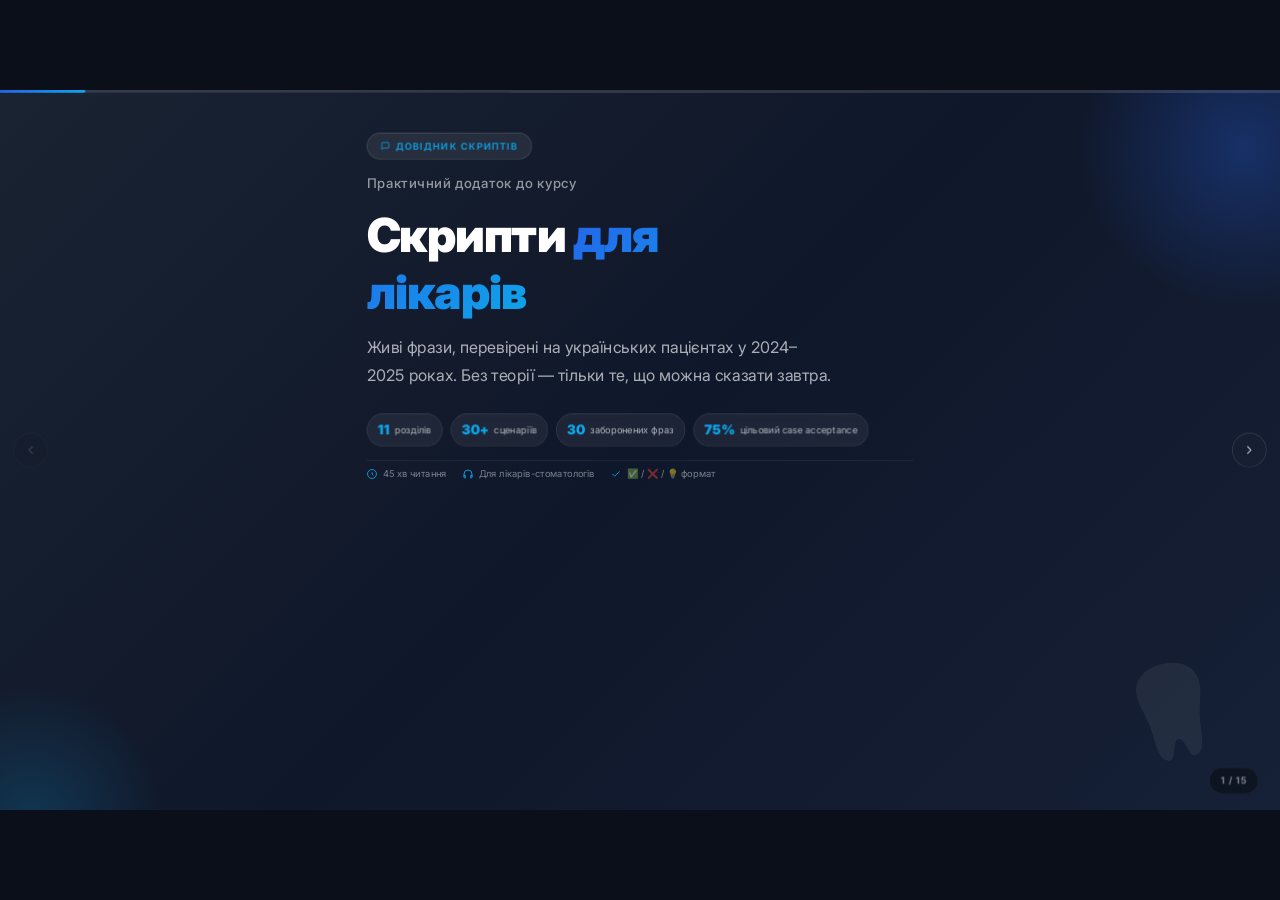
<file: scripts.html>
<!DOCTYPE html>
<html lang="uk">
<head>
  <meta charset="UTF-8" />
  <meta name="viewport" content="width=device-width, initial-scale=1.0" />
  <title>Скрипти для лікарів · Курс для лікарів-стоматологів</title>
  <link rel="stylesheet" href="style.css" />
  <style>
    /* ── scripts.html specific styles ─────────────────────────── */

    /* Allow slides to scroll vertically — override style.css overflow:hidden + centering */
    .presentation .slide {
      overflow-y: auto !important;
      overflow-x: hidden !important;
      align-items: flex-start !important;
      justify-content: flex-start !important;
    }
    .presentation .slide__inner {
      min-height: auto;
    }
    /* Ensure presentation container clips horizontally only */
    .presentation {
      overflow-x: hidden !important;
    }


    /* Markers (✅ / ❌ / 💡) for do/don't/why blocks */
    .marker-card {
      border-radius: var(--radius-xl);
      padding: var(--space-5) var(--space-6);
      display: flex;
      flex-direction: column;
      gap: var(--space-3);
      border: 1.5px solid transparent;
    }

    .marker-card__header {
      display: flex;
      align-items: center;
      gap: var(--space-2);
      font-size: var(--font-size-xs);
      font-weight: var(--font-weight-bold);
      letter-spacing: 0.12em;
      text-transform: uppercase;
    }

    .marker-card__icon {
      font-size: 1.125rem;
      line-height: 1;
    }

    .marker-card--do {
      background: rgba(16,185,129,0.06);
      border-color: rgba(16,185,129,0.22);
    }
    .marker-card--do .marker-card__header { color: #059669; }

    .marker-card--dont {
      background: rgba(239,68,68,0.05);
      border-color: rgba(239,68,68,0.20);
    }
    .marker-card--dont .marker-card__header { color: #dc2626; }

    .marker-card--why {
      background: rgba(245,158,11,0.08);
      border-color: rgba(245,158,11,0.22);
    }
    .marker-card--why .marker-card__header { color: #d97706; }

    /* Chat-like speech bubble for quoted phrases */
    .phrase-bubble {
      position: relative;
      background: var(--color-white);
      border-radius: var(--radius-lg);
      padding: var(--space-4) var(--space-5);
      font-size: var(--font-size-base);
      line-height: var(--line-height-relaxed);
      color: var(--color-text-primary);
      font-style: italic;
      box-shadow: var(--shadow-sm);
      border-left: 3px solid transparent;
    }

    .marker-card--do .phrase-bubble {
      border-left-color: var(--color-success);
    }

    .marker-card--dont .phrase-bubble {
      border-left-color: var(--color-danger);
      opacity: 0.92;
    }

    .phrase-bubble::before {
      content: '\201C';
      position: absolute;
      top: -6px;
      left: 10px;
      font-family: Georgia, serif;
      font-size: 2rem;
      line-height: 1;
      color: rgba(37,99,235,0.25);
      font-style: normal;
    }

    .phrase-bubble__note {
      display: block;
      margin-top: var(--space-2);
      font-size: var(--font-size-sm);
      color: var(--color-text-secondary);
      font-style: normal;
    }

    .marker-card__body {
      display: flex;
      flex-direction: column;
      gap: var(--space-3);
      font-size: var(--font-size-base);
      color: var(--color-text-primary);
      line-height: var(--line-height-relaxed);
    }

    .marker-card--why .marker-card__body {
      font-style: normal;
    }

    .marker-card__body > p {
      margin: 0;
    }

    /* Two-column do/dont layout */
    .do-dont-grid {
      display: grid;
      grid-template-columns: 1fr 1fr;
      gap: var(--space-5);
    }

    .do-dont-grid--stack {
      grid-template-columns: 1fr;
    }

    /* Section TOC cards (slide 2) */
    .toc-grid {
      display: grid;
      grid-template-columns: repeat(3, 1fr);
      gap: var(--space-4);
    }

    .toc-card {
      background: var(--color-white);
      border: 1.5px solid var(--color-border);
      border-radius: var(--radius-xl);
      padding: var(--space-5);
      display: flex;
      gap: var(--space-4);
      cursor: pointer;
      transition: transform var(--transition-fast),
                  border-color var(--transition-fast),
                  box-shadow var(--transition-fast);
      text-align: left;
      align-items: flex-start;
    }

    .toc-card:hover {
      transform: translateY(-3px);
      border-color: rgba(37,99,235,0.35);
      box-shadow: var(--shadow-card);
    }

    .toc-card__num {
      width: 38px;
      height: 38px;
      border-radius: var(--radius-full);
      background: var(--gradient-blue);
      color: white;
      display: flex;
      align-items: center;
      justify-content: center;
      font-size: var(--font-size-sm);
      font-weight: var(--font-weight-bold);
      flex-shrink: 0;
    }

    .toc-card__body {
      display: flex;
      flex-direction: column;
      gap: var(--space-1);
      flex: 1;
      min-width: 0;
    }

    .toc-card__title {
      font-size: var(--font-size-base);
      font-weight: var(--font-weight-semibold);
      color: var(--color-text-primary);
      line-height: var(--line-height-snug);
    }

    .toc-card__desc {
      font-size: var(--font-size-xs);
      color: var(--color-text-secondary);
      line-height: var(--line-height-normal);
    }

    /* Scenario block: sub-section container */
    .scenario {
      display: flex;
      flex-direction: column;
      gap: var(--space-3);
      padding: var(--space-5) var(--space-6);
      background: var(--color-white);
      border-radius: var(--radius-xl);
      border: 1px solid var(--color-border);
      box-shadow: var(--shadow-sm);
    }

    .scenario__title {
      font-size: var(--font-size-md);
      font-weight: var(--font-weight-bold);
      color: var(--color-text-primary);
      letter-spacing: -0.01em;
      line-height: var(--line-height-snug);
      display: flex;
      align-items: center;
      gap: var(--space-2);
    }

    .scenario__num {
      font-family: 'Courier New', Courier, monospace;
      color: var(--color-primary-blue);
      font-weight: var(--font-weight-black);
      font-size: var(--font-size-sm);
      background: rgba(37,99,235,0.10);
      padding: 2px var(--space-2);
      border-radius: var(--radius-sm);
      flex-shrink: 0;
    }

    .scenario__context {
      font-size: var(--font-size-sm);
      color: var(--color-text-secondary);
      line-height: var(--line-height-relaxed);
    }

    /* Variants list for "Дорого" / "Я подумаю" slides */
    .variants-grid {
      display: grid;
      grid-template-columns: repeat(2, 1fr);
      gap: var(--space-4);
    }

    .variant-card {
      background: var(--color-white);
      border: 1px solid var(--color-border);
      border-radius: var(--radius-xl);
      padding: var(--space-5);
      display: flex;
      flex-direction: column;
      gap: var(--space-3);
      box-shadow: var(--shadow-sm);
      transition: transform var(--transition-fast), border-color var(--transition-fast);
    }

    .variant-card:hover {
      transform: translateY(-2px);
      border-color: rgba(37,99,235,0.30);
    }

    .variant-card__header {
      display: flex;
      align-items: center;
      gap: var(--space-3);
    }

    .variant-card__num {
      width: 32px;
      height: 32px;
      border-radius: var(--radius-full);
      background: var(--gradient-blue);
      color: white;
      display: flex;
      align-items: center;
      justify-content: center;
      font-size: var(--font-size-sm);
      font-weight: var(--font-weight-bold);
      flex-shrink: 0;
    }

    .variant-card__title {
      font-size: var(--font-size-sm);
      font-weight: var(--font-weight-bold);
      color: var(--color-text-primary);
      line-height: var(--line-height-snug);
    }

    .variant-card__phrase {
      font-size: var(--font-size-sm);
      color: var(--color-text-primary);
      font-style: italic;
      line-height: var(--line-height-relaxed);
      padding: var(--space-3) var(--space-4);
      background: rgba(16,185,129,0.06);
      border-left: 3px solid var(--color-success);
      border-radius: var(--radius-md);
    }

    .variant-card__why {
      font-size: var(--font-size-xs);
      color: var(--color-text-secondary);
      line-height: var(--line-height-normal);
    }

    .variant-card__why strong {
      color: #d97706;
      font-weight: var(--font-weight-semibold);
    }

    /* HEARD protocol steps */
    .heard-steps {
      display: flex;
      flex-direction: column;
      gap: var(--space-3);
    }

    .heard-step {
      display: flex;
      gap: var(--space-4);
      padding: var(--space-4) var(--space-5);
      background: var(--color-white);
      border-radius: var(--radius-lg);
      border: 1px solid var(--color-border);
      align-items: flex-start;
    }

    .heard-step__letter {
      width: 44px;
      height: 44px;
      border-radius: var(--radius-md);
      background: var(--gradient-blue);
      color: white;
      display: flex;
      align-items: center;
      justify-content: center;
      font-size: var(--font-size-xl);
      font-weight: var(--font-weight-black);
      flex-shrink: 0;
    }

    .heard-step__body {
      display: flex;
      flex-direction: column;
      gap: var(--space-1);
      flex: 1;
    }

    .heard-step__title {
      font-size: var(--font-size-base);
      font-weight: var(--font-weight-bold);
      color: var(--color-text-primary);
    }

    .heard-step__desc {
      font-size: var(--font-size-sm);
      color: var(--color-text-secondary);
      line-height: var(--line-height-relaxed);
    }

    /* Protocol 75 sec — vertical timeline steps */
    .protocol-steps {
      display: flex;
      flex-direction: column;
      gap: 0;
    }

    .protocol-step {
      display: flex;
      gap: var(--space-5);
      padding: var(--space-4) 0;
      position: relative;
    }

    .protocol-step:not(:last-child)::before {
      content: '';
      position: absolute;
      left: 21px;
      top: 54px;
      bottom: 0;
      width: 2px;
      background: linear-gradient(to bottom, var(--color-primary-blue), rgba(37,99,235,0.15));
    }

    .protocol-step__node {
      width: 44px;
      height: 44px;
      border-radius: var(--radius-full);
      background: var(--gradient-blue);
      color: white;
      display: flex;
      align-items: center;
      justify-content: center;
      font-size: var(--font-size-sm);
      font-weight: var(--font-weight-bold);
      flex-shrink: 0;
      box-shadow: var(--shadow-md);
      z-index: 1;
    }

    .protocol-step__body {
      flex: 1;
      padding-top: var(--space-1);
    }

    .protocol-step__title {
      font-size: var(--font-size-base);
      font-weight: var(--font-weight-bold);
      color: var(--color-text-primary);
      margin-bottom: var(--space-1);
    }

    .protocol-step__duration {
      font-size: var(--font-size-xs);
      font-weight: var(--font-weight-semibold);
      color: var(--color-primary-blue);
      margin-bottom: var(--space-2);
    }

    .protocol-step__phrase {
      font-size: var(--font-size-sm);
      color: var(--color-text-primary);
      font-style: italic;
      padding: var(--space-3) var(--space-4);
      background: rgba(37,99,235,0.05);
      border-left: 3px solid var(--color-primary-blue);
      border-radius: var(--radius-md);
      line-height: var(--line-height-relaxed);
    }

    /* Forbidden phrases table */
    .forbidden-table {
      width: 100%;
      border-collapse: separate;
      border-spacing: 0;
      background: transparent;
    }

    .forbidden-table thead th {
      padding: var(--space-3) var(--space-4);
      font-size: var(--font-size-xs);
      font-weight: var(--font-weight-bold);
      letter-spacing: 0.10em;
      text-transform: uppercase;
      text-align: left;
      color: var(--color-text-muted);
      border-bottom: 2px solid var(--color-border);
    }

    .forbidden-table tbody td {
      padding: var(--space-3) var(--space-4);
      font-size: var(--font-size-sm);
      line-height: var(--line-height-snug);
      vertical-align: top;
      border-bottom: 1px solid var(--color-border);
    }

    .forbidden-table tbody tr:last-child td { border-bottom: none; }

    .forbidden-table .td-bad {
      color: #dc2626;
      background: rgba(239,68,68,0.04);
      font-style: italic;
    }

    .forbidden-table .td-good {
      color: var(--color-text-primary);
      background: rgba(16,185,129,0.04);
      font-style: italic;
    }

    .forbidden-table .td-num {
      font-family: 'Courier New', Courier, monospace;
      font-weight: var(--font-weight-bold);
      color: var(--color-text-secondary);
      width: 36px;
    }

    .forbidden-table .td-cat {
      font-size: var(--font-size-xs);
      color: var(--color-text-muted);
      font-weight: var(--font-weight-semibold);
      letter-spacing: 0.04em;
      text-transform: uppercase;
      background: var(--color-light-bg);
      padding-top: var(--space-3);
    }

    /* Category row */
    .forbidden-table tr.category-row td {
      padding-top: var(--space-4);
      font-weight: var(--font-weight-bold);
      color: var(--color-primary-blue);
      font-size: var(--font-size-sm);
      text-transform: uppercase;
      letter-spacing: 0.08em;
      background: rgba(37,99,235,0.05);
      border-bottom: 2px solid rgba(37,99,235,0.15);
    }

    /* KPI metric cards */
    .kpi-grid {
      display: grid;
      grid-template-columns: repeat(auto-fit, minmax(220px, 1fr));
      gap: var(--space-5);
    }

    .kpi-card {
      background: var(--color-white);
      border-radius: var(--radius-xl);
      padding: var(--space-6);
      border: 1px solid var(--color-border);
      box-shadow: var(--shadow-card);
      display: flex;
      flex-direction: column;
      gap: var(--space-3);
    }

    .kpi-card__label {
      font-size: var(--font-size-xs);
      font-weight: var(--font-weight-bold);
      letter-spacing: 0.08em;
      text-transform: uppercase;
      color: var(--color-text-muted);
    }

    .kpi-card__row {
      display: flex;
      align-items: baseline;
      gap: var(--space-3);
    }

    .kpi-card__base {
      font-size: var(--font-size-lg);
      font-weight: var(--font-weight-semibold);
      color: var(--color-text-secondary);
      text-decoration: line-through;
      text-decoration-color: rgba(100,116,139,0.40);
    }

    .kpi-card__arrow {
      color: var(--color-text-muted);
      font-size: var(--font-size-lg);
    }

    .kpi-card__target {
      font-size: var(--font-size-3xl);
      font-weight: var(--font-weight-black);
      letter-spacing: -0.02em;
      background: var(--gradient-success);
      -webkit-background-clip: text;
      -webkit-text-fill-color: transparent;
      background-clip: text;
    }

    .kpi-card__desc {
      font-size: var(--font-size-sm);
      color: var(--color-text-secondary);
      line-height: var(--line-height-relaxed);
    }

    /* Stats pills on title slide */
    .title-stats {
      display: flex;
      flex-wrap: wrap;
      gap: var(--space-3);
      padding-top: var(--space-4);
    }

    .title-stat-pill {
      display: inline-flex;
      align-items: center;
      gap: var(--space-2);
      padding: var(--space-2) var(--space-4);
      background: rgba(255,255,255,0.06);
      border: 1px solid rgba(255,255,255,0.12);
      border-radius: var(--radius-full);
      backdrop-filter: blur(8px);
    }

    .title-stat-pill__num {
      font-size: var(--font-size-lg);
      font-weight: var(--font-weight-black);
      color: var(--color-accent-teal);
      letter-spacing: -0.02em;
    }

    .title-stat-pill__label {
      font-size: var(--font-size-sm);
      color: rgba(255,255,255,0.65);
    }

    /* Three-basket layout (slide 5) */
    .basket-grid {
      display: grid;
      grid-template-columns: repeat(3, 1fr);
      gap: var(--space-4);
    }

    .basket-card {
      display: flex;
      flex-direction: column;
      gap: var(--space-3);
      padding: var(--space-5);
      background: var(--color-white);
      border: 1.5px solid var(--color-border);
      border-radius: var(--radius-xl);
      border-top: 4px solid var(--color-primary-blue);
      box-shadow: var(--shadow-sm);
    }

    .basket-card--1 { border-top-color: var(--color-success); }
    .basket-card--2 { border-top-color: var(--color-accent-teal); }
    .basket-card--3 { border-top-color: var(--color-warning); }

    .basket-card__header {
      display: flex;
      flex-direction: column;
      gap: var(--space-1);
    }

    .basket-card__label {
      font-size: var(--font-size-xs);
      font-weight: var(--font-weight-bold);
      letter-spacing: 0.10em;
      text-transform: uppercase;
      color: var(--color-text-muted);
    }

    .basket-card__amount {
      font-size: var(--font-size-2xl);
      font-weight: var(--font-weight-black);
      color: var(--color-text-primary);
      letter-spacing: -0.02em;
    }

    .basket-card__type {
      font-size: var(--font-size-sm);
      color: var(--color-text-secondary);
      font-weight: var(--font-weight-medium);
    }

    .basket-card__rule {
      font-size: var(--font-size-sm);
      color: var(--color-text-primary);
      line-height: var(--line-height-relaxed);
      padding-top: var(--space-3);
      border-top: 1px solid var(--color-border);
    }

    /* Follow-up protocol stages */
    .followup-stages {
      display: flex;
      flex-direction: column;
      gap: var(--space-3);
    }

    .followup-stage {
      display: grid;
      grid-template-columns: 120px 1fr;
      gap: var(--space-5);
      padding: var(--space-4) var(--space-5);
      background: var(--color-white);
      border-radius: var(--radius-lg);
      border: 1px solid var(--color-border);
      align-items: flex-start;
    }

    .followup-stage__when {
      font-size: var(--font-size-sm);
      font-weight: var(--font-weight-bold);
      color: var(--color-primary-blue);
      letter-spacing: -0.01em;
    }

    .followup-stage__desc {
      font-size: var(--font-size-sm);
      color: var(--color-text-primary);
      line-height: var(--line-height-relaxed);
    }

    /* Final takeaway block */
    .takeaway {
      display: flex;
      flex-direction: column;
      gap: var(--space-4);
      padding: var(--space-6);
      background: rgba(37,99,235,0.06);
      border-radius: var(--radius-xl);
      border: 1px solid rgba(37,99,235,0.18);
    }

    .takeaway__label {
      font-size: var(--font-size-xs);
      font-weight: var(--font-weight-bold);
      letter-spacing: 0.12em;
      text-transform: uppercase;
      color: var(--color-primary-blue);
    }

    .takeaway__text {
      font-size: var(--font-size-md);
      color: var(--color-text-primary);
      line-height: var(--line-height-relaxed);
      font-weight: var(--font-weight-medium);
    }

    /* ── Universal slide inner — covers ALL slide types ────────── */
    .presentation .slide .slide__inner {
      max-width: 900px;
      margin-left: auto;
      margin-right: auto;
      width: 100%;
      box-sizing: border-box;
      padding-left: 40px;
      padding-right: 40px;
      padding-bottom: max(100px, calc(var(--space-16, 64px) + 60px));
    }

    /* Mobile responsive overrides */
    @media (max-width: 768px) {
      .presentation .slide .slide__inner {
        padding-left: 16px;
        padding-right: 16px;
      }

      .toc-grid,
      .variants-grid,
      .basket-grid,
      .do-dont-grid {
        grid-template-columns: 1fr !important;
      }

      .followup-stage {
        grid-template-columns: 1fr;
        gap: var(--space-2);
      }

      .forbidden-table thead { display: none; }

      .forbidden-table,
      .forbidden-table tbody,
      .forbidden-table tr,
      .forbidden-table td {
        display: block;
        width: 100%;
      }

      .forbidden-table tbody tr {
        margin-bottom: var(--space-3);
        padding: var(--space-3);
        border: 1px solid var(--color-border);
        border-radius: var(--radius-md);
        background: var(--color-white);
      }

      .forbidden-table tbody td {
        padding: var(--space-2) 0;
        border-bottom: none;
      }

      .forbidden-table .td-num { display: inline-block; width: auto; }
      .forbidden-table tr.category-row { padding: var(--space-3); }

      .heard-step__letter { width: 36px; height: 36px; font-size: var(--font-size-md); }
      .protocol-step__node { width: 36px; height: 36px; }
      .protocol-step:not(:last-child)::before { left: 17px; top: 46px; }

      .title-stats { padding-top: var(--space-3); }
    }

    @media (max-width: 480px) {
      .presentation .slide .slide__inner {
        padding-left: 14px;
        padding-right: 14px;
      }

      .marker-card { padding: var(--space-4); }
      .phrase-bubble { padding: var(--space-3) var(--space-4); font-size: var(--font-size-sm); }
      .scenario { padding: var(--space-4); }

      /* Shrink headings on small screens */
      .slide-content .slide-header h2,
      .slide-title h1 {
        font-size: 1.4rem;
      }

      /* Compact TOC cards */
      .toc-card {
        padding: 12px;
      }
      .toc-card__num {
        width: 32px;
        height: 32px;
        font-size: 12px;
      }
    }

    /* ── Tablet (769–1024px): 2-column grids ────────────────────── */
    @media (min-width: 769px) and (max-width: 1024px) {
      .toc-grid {
        grid-template-columns: repeat(2, 1fr);
      }
      .variants-grid {
        grid-template-columns: repeat(2, 1fr);
      }
    }

    /* ── Short viewport (desktop height ≤ 960px): compress scripts-specific cards ── */
    @media (min-width: 769px) and (max-height: 1080px) {
      .marker-card { padding: var(--space-2) var(--space-4); gap: var(--space-2); }
      .marker-card__body { font-size: var(--font-size-sm); gap: var(--space-2); }
      .marker-card__body p { margin: 0; }
      .phrase-bubble { padding: var(--space-2) var(--space-3); font-size: var(--font-size-sm); }
      .phrase-bubble__note { font-size: var(--font-size-xs); margin-top: var(--space-1); }
      .scenario { padding: var(--space-2) var(--space-4); gap: var(--space-2); }
      .scenario__context { font-size: var(--font-size-sm); }
      .heard-step { padding: var(--space-2) var(--space-3); gap: var(--space-3); }
      .heard-step__letter { width: 34px; height: 34px; font-size: var(--font-size-base); }
      .heard-step__desc { font-size: var(--font-size-xs); }
      .heard-steps { gap: var(--space-2); }
      .protocol-step { padding: var(--space-2) 0; }
      .protocol-step:not(:last-child)::before { top: 42px; }
      .protocol-step__node { width: 34px; height: 34px; font-size: var(--font-size-xs); }
      .protocol-step__phrase { padding: var(--space-2) var(--space-3); font-size: var(--font-size-xs); }
      .variant-card { padding: var(--space-3) var(--space-4); gap: var(--space-2); }
      .variant-card__phrase { padding: var(--space-2) var(--space-3); font-size: var(--font-size-xs); }
      .variant-card__why { font-size: var(--font-size-xs); }
      .variants-grid { gap: var(--space-3); }
      .kpi-card { padding: var(--space-3) var(--space-4); gap: var(--space-2); }
      .kpi-card__target { font-size: var(--font-size-2xl); }
      .kpi-card__desc { font-size: var(--font-size-xs); }
      .kpi-grid { gap: var(--space-3); }
      .toc-card { padding: var(--space-2) var(--space-4); gap: var(--space-3); }
      .toc-card__num { width: 34px; height: 34px; font-size: var(--font-size-xs); }
      .toc-card__desc { font-size: var(--font-size-xs); }
      .toc-grid { gap: var(--space-3); }
      .forbidden-table thead th { padding: var(--space-2) var(--space-3); font-size: var(--font-size-xs); }
      .forbidden-table tbody td { padding: var(--space-2) var(--space-3); font-size: var(--font-size-sm); }
      .do-dont-grid { gap: var(--space-3); }
    }

    /* ── Very short (≤ 820px): aggressive compression ── */
    @media (min-width: 769px) and (max-height: 820px) {
      .marker-card { padding: var(--space-2) var(--space-4); }
      .marker-card__body { font-size: var(--font-size-xs); }
      .phrase-bubble { padding: var(--space-2) var(--space-3); font-size: var(--font-size-xs); }
      .phrase-bubble__note { font-size: var(--font-size-xs); margin-top: var(--space-1); }
      .scenario { padding: var(--space-2) var(--space-4); }
      .scenario__context { font-size: var(--font-size-xs); }
      .heard-step { padding: var(--space-2) var(--space-3); gap: var(--space-2); }
      .heard-step__letter { width: 30px; height: 30px; font-size: var(--font-size-base); }
      .heard-step__title { font-size: var(--font-size-sm); }
      .heard-step__desc { font-size: var(--font-size-xs); }
      .heard-steps { gap: var(--space-2); }
      .protocol-step { padding: var(--space-2) 0; }
      .protocol-step__node { width: 32px; height: 32px; font-size: var(--font-size-xs); }
      .protocol-step__title { font-size: var(--font-size-sm); }
      .protocol-step__duration { font-size: var(--font-size-xs); }
      .protocol-step__phrase { padding: var(--space-2) var(--space-3); font-size: var(--font-size-xs); }
      .variant-card { padding: var(--space-2) var(--space-3); }
      .variant-card__phrase { font-size: var(--font-size-xs); padding: var(--space-2) var(--space-3); }
      .variant-card__why { font-size: var(--font-size-xs); }
      .variants-grid { gap: var(--space-3); }
      .kpi-card { padding: var(--space-3) var(--space-4); }
      .kpi-card__target { font-size: var(--font-size-2xl); }
      .kpi-card__desc { font-size: var(--font-size-xs); }
      .kpi-grid { gap: var(--space-3); }
      .toc-card { padding: var(--space-2) var(--space-4); }
      .toc-card__num { width: 30px; height: 30px; font-size: var(--font-size-xs); }
      .toc-card__desc { font-size: var(--font-size-xs); }
      .toc-grid { gap: var(--space-3); }
      .forbidden-table thead th { padding: var(--space-2); font-size: var(--font-size-xs); }
      .forbidden-table tbody td { padding: var(--space-2); font-size: var(--font-size-xs); }
      .do-dont-grid { gap: var(--space-2); }
    }
  </style>
</head>
<body>

<div class="presentation" id="presentation">

  <!-- Progress bar -->
  <div class="progress-track">
    <div class="progress-fill" id="progressFill"></div>
  </div>

  <!-- Navigation -->
  <button class="nav-btn nav-btn--prev" id="btnPrev" aria-label="Попередній слайд">
    <svg viewBox="0 0 24 24"><polyline points="15 18 9 12 15 6"/></svg>
  </button>
  <button class="nav-btn nav-btn--next" id="btnNext" aria-label="Наступний слайд">
    <svg viewBox="0 0 24 24"><polyline points="9 18 15 12 9 6"/></svg>
  </button>

  <!-- Slide counter -->
  <div class="slide-counter" id="slideCounter">1 / 15</div>


  <!-- ================================================================
       SLIDE 1 — TITLE
       ================================================================ -->
  <section class="slide slide-title" data-slide="1">
    <div class="slide__inner">

      <div class="animate-in">
        <div class="title-module-badge">
          <svg width="14" height="14" viewBox="0 0 24 24" fill="none" stroke="currentColor" stroke-width="2" stroke-linecap="round" stroke-linejoin="round">
            <path d="M21 15a2 2 0 0 1-2 2H7l-4 4V5a2 2 0 0 1 2-2h14a2 2 0 0 1 2 2z"/>
          </svg>
          ДОВІДНИК СКРИПТІВ
        </div>
      </div>

      <div class="title-eyebrow animate-in">Практичний додаток до курсу</div>

      <h1 class="animate-in">
        Скрипти <span class="accent">для лікарів</span>
      </h1>

      <p class="title-subtitle animate-in">
        Живі фрази, перевірені на українських пацієнтах у&nbsp;2024–2025&nbsp;роках.
        Без теорії — тільки те, що можна сказати завтра.
      </p>

      <div class="title-stats animate-in">
        <div class="title-stat-pill">
          <span class="title-stat-pill__num">11</span>
          <span class="title-stat-pill__label">розділів</span>
        </div>
        <div class="title-stat-pill">
          <span class="title-stat-pill__num">30+</span>
          <span class="title-stat-pill__label">сценаріїв</span>
        </div>
        <div class="title-stat-pill">
          <span class="title-stat-pill__num">30</span>
          <span class="title-stat-pill__label">заборонених фраз</span>
        </div>
        <div class="title-stat-pill">
          <span class="title-stat-pill__num">75%</span>
          <span class="title-stat-pill__label">цільовий case acceptance</span>
        </div>
      </div>

      <div class="title-meta animate-in">
        <div class="title-meta-item">
          <svg viewBox="0 0 24 24"><path d="M12 8v4l3 3"/><circle cx="12" cy="12" r="10"/></svg>
          45 хв читання
        </div>
        <div class="title-meta-item">
          <svg viewBox="0 0 24 24"><path d="M3 18v-6a9 9 0 0 1 18 0v6"/><path d="M21 19a2 2 0 0 1-2 2h-1v-6h3z"/><path d="M3 19a2 2 0 0 0 2 2h1v-6H3z"/></svg>
          Для лікарів-стоматологів
        </div>
        <div class="title-meta-item">
          <svg viewBox="0 0 24 24"><polyline points="20 6 9 17 4 12"/></svg>
          ✅ / ❌ / 💡 формат
        </div>
      </div>
    </div>

    <div class="title-decoration">
      <svg viewBox="0 0 100 100" fill="currentColor" stroke="none" style="color:white;">
        <path d="M50 10c-15 0-25 8-25 20 0 8 3 15 5 25s0 30 10 30c5 0 5-15 10-15s5 15 10 15c10 0 8-20 10-30s5-17 5-25c0-12-10-20-25-20z"/>
      </svg>
    </div>
  </section>


  <!-- ================================================================
       SLIDE 2 — TABLE OF CONTENTS
       ================================================================ -->
  <section class="slide slide-content" data-slide="2">
    <div class="slide__inner">

      <div class="slide-header animate-in">
        <h2>11 розділів — <span class="accent">від першого дзвінка до лояльності</span></h2>
        <p>Кожен блок — окрема ситуація у вашому робочому дні. Клікайте, щоб перейти одразу до потрібної теми.</p>
      </div>

      <div class="toc-grid animate-in">
        <button class="toc-card" data-goto="3">
          <div class="toc-card__num">1</div>
          <div class="toc-card__body">
            <div class="toc-card__title">Перший дзвінок</div>
            <div class="toc-card__desc">Запис пацієнта — що говорить адміністратор</div>
          </div>
        </button>

        <button class="toc-card" data-goto="4">
          <div class="toc-card__num">2</div>
          <div class="toc-card__body">
            <div class="toc-card__title">Перші 2 хвилини в кабінеті</div>
            <div class="toc-card__desc">7 секунд, які визначають довіру</div>
          </div>
        </button>

        <button class="toc-card" data-goto="5">
          <div class="toc-card__num">3</div>
          <div class="toc-card__body">
            <div class="toc-card__title">Презентація плану лікування</div>
            <div class="toc-card__desc">Три кошики: до 5к / 5–20к / 20к+</div>
          </div>
        </button>

        <button class="toc-card" data-goto="6">
          <div class="toc-card__num">4</div>
          <div class="toc-card__body">
            <div class="toc-card__title">«Дорого» — 7 варіантів</div>
            <div class="toc-card__desc">Робота з ціновим запереченням</div>
          </div>
        </button>

        <button class="toc-card" data-goto="7">
          <div class="toc-card__num">5</div>
          <div class="toc-card__body">
            <div class="toc-card__title">«Я подумаю» — 5 варіантів</div>
            <div class="toc-card__desc">Прихована відмова у 80% випадків</div>
          </div>
        </button>

        <button class="toc-card" data-goto="8">
          <div class="toc-card__num">6</div>
          <div class="toc-card__body">
            <div class="toc-card__title">«У конкурентів дешевше»</div>
            <div class="toc-card__desc">3 варіанти без критики колег</div>
          </div>
        </button>

        <button class="toc-card" data-goto="9">
          <div class="toc-card__num">7</div>
          <div class="toc-card__body">
            <div class="toc-card__title">Агресія — протокол HEARD</div>
            <div class="toc-card__desc">Деескалація за 5 кроків</div>
          </div>
        </button>

        <button class="toc-card" data-goto="10">
          <div class="toc-card__num">8</div>
          <div class="toc-card__body">
            <div class="toc-card__title">Протокол 75 секунд</div>
            <div class="toc-card__desc">Фіксація наступного візиту</div>
          </div>
        </button>

        <button class="toc-card" data-goto="11">
          <div class="toc-card__num">9</div>
          <div class="toc-card__body">
            <div class="toc-card__title">Дзвінок-нагадування</div>
            <div class="toc-card__desc">Через 2–3 тижні після «подумаю»</div>
          </div>
        </button>

        <button class="toc-card" data-goto="12">
          <div class="toc-card__num">10</div>
          <div class="toc-card__body">
            <div class="toc-card__title">Органічні допродажі</div>
            <div class="toc-card__desc">5 ситуацій, які не звучать як продаж</div>
          </div>
        </button>

        <button class="toc-card" data-goto="13">
          <div class="toc-card__num">11</div>
          <div class="toc-card__body">
            <div class="toc-card__title">Топ-30 заборонених фраз</div>
            <div class="toc-card__desc">Що не казати — і чим замінити</div>
          </div>
        </button>

        <button class="toc-card" data-goto="14">
          <div class="toc-card__num">12</div>
          <div class="toc-card__body">
            <div class="toc-card__title">Метрики впровадження</div>
            <div class="toc-card__desc">KPI, які вимірюємо через 6 місяців</div>
          </div>
        </button>
      </div>
    </div>
  </section>


  <!-- ================================================================
       SLIDE 3 — РОЗДІЛ 1: ПЕРШИЙ ДЗВІНОК
       ================================================================ -->
  <section class="slide slide-content" data-slide="3">
    <div class="slide__inner">

      <div class="slide-header animate-in">
        <div style="display:flex; align-items:center; gap:var(--space-3);">
          <span class="badge badge--blue">РОЗДІЛ 1</span>
          <span class="text-muted text-sm">Хто говорить: адміністратор</span>
        </div>
        <h2>Перший дзвінок — <span class="accent">запис нового пацієнта</span></h2>
        <p>
          Мета дзвінка — <strong>записати на прийом, а не відповісти на всі питання по телефону</strong>.
          Ціна НЕ обговорюється по телефону, крім орієнтиру «від». Деталі — тільки після огляду.
        </p>
      </div>

      <div class="scenario animate-in">
        <div class="scenario__title">
          <span class="scenario__num">1.2</span>
          Ціновий шопер: «Скільки коштує пломба?»
        </div>

        <div class="do-dont-grid">
          <div class="marker-card marker-card--do">
            <div class="marker-card__header">
              <span class="marker-card__icon">✅</span> ПРАВИЛЬНО
            </div>
            <div class="marker-card__body">
              <div class="phrase-bubble">
                Чудове питання. Ціна залежить від розміру та стану зуба — точну суму лікар назве після огляду. Орієнтовно пломба у нас <strong style="font-style:normal;">від 1&nbsp;800&nbsp;грн</strong>. Щоб не витрачати ваш час — запишемо на огляд. 20–30 хв, 300 грн, включає план з цінами. Коли вам зручно?
              </div>
            </div>
          </div>

          <div class="marker-card marker-card--dont">
            <div class="marker-card__header">
              <span class="marker-card__icon">❌</span> НЕПРАВИЛЬНО
            </div>
            <div class="marker-card__body">
              <div class="phrase-bubble">
                Точно сказати не можемо, потрібен огляд.
                <span class="phrase-bubble__note">Сухо. Пацієнт кладе трубку і дзвонить далі.</span>
              </div>
              <div class="phrase-bubble">
                2&nbsp;000&nbsp;грн.
                <span class="phrase-bubble__note">Одна цифра — пацієнт порівняв з 1&nbsp;500 у конкурентів і пішов туди.</span>
              </div>
            </div>
          </div>
        </div>

        <div class="marker-card marker-card--why">
          <div class="marker-card__header">
            <span class="marker-card__icon">💡</span> ЧОМУ
          </div>
          <div class="marker-card__body">
            Pricing-shopper — це не «халявщик», це людина, яка не знає як вибирати. Дайте їй:
            <ul style="margin: 6px 0 8px 18px; padding: 0; list-style: disc;">
              <li><strong>вилку «від»</strong></li>
              <li><strong>логіку, чому точна цифра тільки після огляду</strong></li>
              <li><strong>одразу дату наступного кроку</strong></li>
            </ul>
            <p><strong>67%</strong> цінових шоперів записуються за такою формулою. Без орієнтиру — лише 18%.</p>
          </div>
        </div>
      </div>

      <div class="scenario animate-in">
        <div class="scenario__title">
          <span class="scenario__num">1.3</span>
          Екстрена: «Маю сильний біль, коли можна?»
        </div>

        <div class="do-dont-grid">
          <div class="marker-card marker-card--do">
            <div class="marker-card__header">
              <span class="marker-card__icon">✅</span> ПРАВИЛЬНО
            </div>
            <div class="marker-card__body">
              <div class="phrase-bubble">
                Співчуваю, зараз допоможу. Де саме болить? <em>…</em> У нас на сьогодні є вікно о 14:30 у доктора Іваненка, він спеціалізується саме на гострих випадках. Встигаєте?
              </div>
            </div>
          </div>

          <div class="marker-card marker-card--dont">
            <div class="marker-card__header">
              <span class="marker-card__icon">❌</span> НЕПРАВИЛЬНО
            </div>
            <div class="marker-card__body">
              <div class="phrase-bubble">
                Найближче вільне — післязавтра.
                <span class="phrase-bubble__note">Пацієнт піде до іншої клініки. Ви втратили life-time value.</span>
              </div>
              <div class="phrase-bubble">
                Випийте знеболюючого і приходьте завтра.
                <span class="phrase-bubble__note">Медичний + репутаційний ризик.</span>
              </div>
            </div>
          </div>
        </div>

        <div class="marker-card marker-card--why">
          <div class="marker-card__header">
            <span class="marker-card__icon">💡</span> ЧОМУ
          </div>
          <div class="marker-card__body">
            <p>Пацієнт з гострим болем — <strong>найцінніший контакт</strong>: (а) прийде сьогодні, (б) заплатить не торгуючись, (в) після вирішення болю — <strong>на все життя ваш</strong>, бо ви його «врятували». Завжди тримайте 1–2 екстренних слоти в день.</p>
          </div>
        </div>
      </div>

    </div>
  </section>


  <!-- ================================================================
       SLIDE 4 — РОЗДІЛ 2: ПЕРШІ 2 ХВИЛИНИ В КАБІНЕТІ
       ================================================================ -->
  <section class="slide slide-content" data-slide="4">
    <div class="slide__inner">

      <div class="slide-header animate-in">
        <div style="display:flex; align-items:center; gap:var(--space-3);">
          <span class="badge badge--blue">РОЗДІЛ 2</span>
          <span class="text-muted text-sm">120 секунд, які визначають все</span>
        </div>
        <h2>Перший прийом — <span class="accent">перші 2 хвилини в кабінеті</span></h2>
        <p>
          Нейробіологія: префронтальна кора «оцінює лікаря» за перші
          <strong>7 секунд</strong>, далі — шукає підтвердження свого висновку.
          Ці 120 секунд визначають, чи погодиться пацієнт на план на 25&nbsp;000&nbsp;грн через півгодини.
        </p>
      </div>

      <div class="do-dont-grid animate-in">
        <div class="marker-card marker-card--do">
          <div class="marker-card__header">
            <span class="marker-card__icon">✅</span> ПРАВИЛЬНО — вхід пацієнта
          </div>
          <div class="marker-card__body">
            <ol style="display:flex; flex-direction:column; gap:var(--space-2); padding-left:0; list-style:decimal inside;">
              <li><strong>Встати</strong> від столу коли пацієнт заходить</li>
              <li><strong>Зоровий контакт + усмішка</strong> 2 секунди</li>
              <li><strong>Привітання на ім'я:</strong> <em>«Вітаю, Олено! Проходьте, сідайте зручно»</em></li>
              <li><strong>Представлення:</strong> <em>«Я Андрій, буду вашим лікарем сьогодні»</em></li>
              <li><strong>Неформальне питання:</strong> <em>«Як добрались? Не складно було знайти?»</em></li>
            </ol>
          </div>
        </div>

        <div class="marker-card marker-card--dont">
          <div class="marker-card__header">
            <span class="marker-card__icon">❌</span> НЕПРАВИЛЬНО
          </div>
          <div class="marker-card__body">
            <ul style="display:flex; flex-direction:column; gap:var(--space-2); padding-left:0;">
              <li>Сидіти за столом, не встаючи <em style="color:var(--color-text-muted); font-size:var(--font-size-sm);">— «Ви для мене черговий»</em></li>
              <li>Дивитись у монітор коли пацієнт заходить</li>
              <li><em>«Так, на що скаржимось?»</em> <em style="color:var(--color-text-muted); font-size:var(--font-size-sm);">— поліклініка 1987</em></li>
              <li><em>«Сідайте, зараз гляну»</em> <em style="color:var(--color-text-muted); font-size:var(--font-size-sm);">— без імені, знеособлює</em></li>
            </ul>
          </div>
        </div>
      </div>

      <div class="scenario animate-in">
        <div class="scenario__title">
          <span class="scenario__num">2.2</span>
          Перехід до скарги — витримати 90 секунд без перебивання
        </div>

        <div class="marker-card marker-card--do" style="border: none; padding: 0; background: transparent;">
          <div class="phrase-bubble">
            Розкажіть, з чим ви прийшли сьогодні? <em>(пауза, слухаєте не перебиваючи 90 секунд)</em>
            Отже, вже три тижні ниючий біль у нижньому лівому зубі, посилюється від холодного, з'явився набряк. Все правильно?
          </div>
        </div>

        <div class="marker-card marker-card--why">
          <div class="marker-card__header">
            <span class="marker-card__icon">💡</span> ЧОМУ — дослідження Beckman &amp; Frankel (1984)
          </div>
          <div class="marker-card__body">
            <p>Лікарі в середньому перебивають пацієнта через <strong>18 секунд</strong>. Якщо витримати <strong>90 секунд</strong> — пацієнт викладе <strong>весь</strong> список проблем. Перші 7 секунд = 80% враження. Встати + усмішка + ім'я — три акти за 2&nbsp;сек, які дають <strong>+40% до case acceptance</strong>.</p>
          </div>
        </div>
      </div>

    </div>
  </section>


  <!-- ================================================================
       SLIDE 5 — РОЗДІЛ 3: ПРЕЗЕНТАЦІЯ ПЛАНУ (3 КОШИКИ)
       ================================================================ -->
  <section class="slide slide-content" data-slide="5">
    <div class="slide__inner">

      <div class="slide-header animate-in">
        <div style="display:flex; align-items:center; gap:var(--space-3);">
          <span class="badge badge--blue">РОЗДІЛ 3</span>
          <span class="text-muted text-sm">Правило трьох кошиків</span>
        </div>
        <h2>Презентація плану — <span class="accent">різні суми, різна логіка</span></h2>
        <p>Чим більша сума, тим більше структури потрібно. До 5к — вирішення у кріслі. 20к+ — три опції, фінансування, часто другий візит.</p>
      </div>

      <div class="basket-grid animate-in">
        <div class="basket-card basket-card--1">
          <div class="basket-card__header">
            <div class="basket-card__label">Кошик 1</div>
            <div class="basket-card__amount">до 5&nbsp;000&nbsp;грн</div>
            <div class="basket-card__type">Легке рішення — у кріслі</div>
          </div>
          <div class="basket-card__rule">
            Пацієнт приймає рішення <strong>емоційно, на місці</strong>. Коротко, конкретно, впевнено. Без діаграм і опцій. Одна пауза — і він каже «так».
          </div>
          <div class="phrase-bubble" style="margin-top:0; font-size:var(--font-size-sm);">
            У вас одна пломба на 26-му, зробимо за один візит. 2&nbsp;400&nbsp;грн з матеріалом і гарантією 2 роки. Завтра о 10:00 зручно?
          </div>
        </div>

        <div class="basket-card basket-card--2">
          <div class="basket-card__header">
            <div class="basket-card__label">Кошик 2</div>
            <div class="basket-card__amount">5–20&nbsp;тис.&nbsp;грн</div>
            <div class="basket-card__type">Середнє — loss aversion</div>
          </div>
          <div class="basket-card__rule">
            Покажіть <strong>на знімку</strong>. Дайте 2 варіанти з різницею у наслідках: «14 зараз vs 35 потім».
            <strong>Ніколи не давайте знижку одразу.</strong>
          </div>
          <div class="phrase-bubble" style="margin-top:0; font-size:var(--font-size-sm);">
            Лікуємо канали + коронка — 14&nbsp;000 за два візити. Якщо зачекати — зуб розвалиться, і тоді імплант від 35&nbsp;000 і 4 місяці часу.
          </div>
        </div>

        <div class="basket-card basket-card--3">
          <div class="basket-card__header">
            <div class="basket-card__label">Кошик 3</div>
            <div class="basket-card__amount">20&nbsp;000+ грн</div>
            <div class="basket-card__type">Серйозне — 3 опції + фін.</div>
          </div>
          <div class="basket-card__rule">
            <strong>Decoy effect:</strong> три опції перетворюють «брати/не брати» на «яку саме». Рекомендуйте середню («80% моїх пацієнтів»). Фінансування <strong>до</strong> ціни.
          </div>
          <div class="phrase-bubble" style="margin-top:0; font-size:var(--font-size-sm);">
            Premium (Straumann) 95к / Standard (Neodent) 75к — те що я ставлю 80% пацієнтам / Basic (Osstem) 55к. Розтермінування — 6&nbsp;250/міс без переплат.
          </div>
        </div>
      </div>

      <div class="marker-card marker-card--why animate-in">
        <div class="marker-card__header">
          <span class="marker-card__icon">💡</span> 4 УНІВЕРСАЛЬНІ ПРАВИЛА ДЛЯ ВСІХ КОШИКІВ
        </div>
        <div class="marker-card__body">
          <div style="display:grid; grid-template-columns:1fr 1fr; gap:var(--space-3);">
            <div>✅ Завжди починайте зі <strong>знімка</strong> — «давайте покажу, що я бачу»</div>
            <div>✅ Називайте <strong>перший крок</strong>, а не загальну суму</div>
            <div>✅ Закінчуйте <strong>відкритим питанням</strong> — «з чого зручніше почати?»</div>
            <div>✅ Пропонуйте <strong>роздрукувати план</strong> — активує правило взаємності</div>
          </div>
        </div>
      </div>

    </div>
  </section>


  <!-- ================================================================
       SLIDE 6 — РОЗДІЛ 4: «ДОРОГО» — 7 ВАРІАНТІВ
       ================================================================ -->
  <section class="slide slide-content" data-slide="6">
    <div class="slide__inner">

      <div class="slide-header animate-in">
        <div style="display:flex; align-items:center; gap:var(--space-3);">
          <span class="badge badge--red">РОЗДІЛ 4</span>
          <span class="text-muted text-sm">7 варіантів відповіді</span>
        </div>
        <h2>«Дорого» — <span class="accent">67% випадків це НЕ про гроші</span></h2>
        <p>
          Це про страх («а раптом не допоможе?»), сумнів («чи справді треба?»), брак цінності.
          <strong>Ніколи не робіть знижку</strong> до того, як з'ясуєте реальну причину.
        </p>
      </div>

      <div class="variants-grid animate-in">

        <div class="variant-card">
          <div class="variant-card__header">
            <div class="variant-card__num">1</div>
            <div class="variant-card__title">Уточнююче питання (завжди перше)</div>
          </div>
          <div class="variant-card__phrase">
            Давайте разом розберемось — що саме здається дорогим? Загальна сума чи конкретна процедура?
          </div>
          <div class="variant-card__why">
            <strong>Чому:</strong> у 67% випадків відповідь розкриє реальну причину. Лише ~30% — «справді не можу дозволити» (→ розтермінування).
          </div>
        </div>

        <div class="variant-card">
          <div class="variant-card__header">
            <div class="variant-card__num">2</div>
            <div class="variant-card__title">Приєднання — «ми разом проти проблеми»</div>
          </div>
          <div class="variant-card__phrase">
            Так, я вас розумію. Стоматологія — недешева послуга, і я не буду робити вигляд, що це копійки. Давайте подумаємо, як розрулити.
          </div>
          <div class="variant-card__why">
            <strong>Чому:</strong> помилка — переходити в оборону («у нас матеріали…»). Правильна позиція: «ми разом проти проблеми», не «я проти вас».
          </div>
        </div>

        <div class="variant-card">
          <div class="variant-card__header">
            <div class="variant-card__num">3</div>
            <div class="variant-card__title">Feel → Felt → Found</div>
          </div>
          <div class="variant-card__phrase">
            Сума справді відчутна (feel). Багато моїх пацієнтів спочатку так само реагували (felt). І потім казали, що не пошкодували — бо зуб збережений (found).
          </div>
          <div class="variant-card__why">
            <strong>Чому:</strong> Xerox sales training (1980s). Валідує емоцію, нормалізує через social proof, показує позитивний кінець. Історія має бути <strong>реальна</strong>.
          </div>
        </div>

        <div class="variant-card">
          <div class="variant-card__header">
            <div class="variant-card__num">4</div>
            <div class="variant-card__title">Маленький перший крок</div>
          </div>
          <div class="variant-card__phrase">
            Розіб'ємо на кроки. Найтерміновіше — оце, 8&nbsp;000 грн. Все решту плануємо поступово. З чого зручніше почати?
          </div>
          <div class="variant-card__why">
            <strong>Чому:</strong> 20к одразу активує страх, 8к + план — активує планування. Перший крок = <strong>+70% імовірність доведення плану до кінця</strong>.
          </div>
        </div>

        <div class="variant-card">
          <div class="variant-card__header">
            <div class="variant-card__num">5</div>
            <div class="variant-card__title">Цінність замість ціни (на рік)</div>
          </div>
          <div class="variant-card__phrase">
            Коронка 12&nbsp;000 грн — 15–20 років. Це ~700 грн/рік за збереження зуба. Відкласти — через рік імплант від 35&nbsp;000.
          </div>
          <div class="variant-card__why">
            <strong>Чому:</strong> reframing — та сама цифра іншими очима. Не використовуйте для преміум-послуг (естетика — це не про раціональну економію).
          </div>
        </div>

        <div class="variant-card">
          <div class="variant-card__header">
            <div class="variant-card__num">6</div>
            <div class="variant-card__title">Розтермінування (НЕ знижка)</div>
          </div>
          <div class="variant-card__phrase">
            50% сьогодні + 50% через 2 тижні (без банку) / 6 міс через Приват — без переплат / 12 міс через Моно — комісія ~3%.
          </div>
          <div class="variant-card__why">
            <strong>Чому:</strong> знижка — програш, забирає маржу. Розтермінування — забирає тільки час. <strong>Ніколи не перша відповідь</strong> — тільки коли підтверджено, що причина у грошах.
          </div>
        </div>

        <div class="variant-card">
          <div class="variant-card__header">
            <div class="variant-card__num">7</div>
            <div class="variant-card__title">Обґрунтування вартості</div>
          </div>
          <div class="variant-card__phrase">
            Композит 3M, США — 10–15 років без зміни кольору. Альтернатива за 300 грн тримається 2–3 роки. Особиста гарантія 2 роки.
          </div>
          <div class="variant-card__why">
            <strong>Формула:</strong> [виробник] + [країна] + [термін служби] + [особиста гарантія] + [як відрізняється від дешевого]. Конкретика працює, «у нас найкращі» — ні.
          </div>
        </div>

      </div>

    </div>
  </section>


  <!-- ================================================================
       SLIDE 7 — РОЗДІЛ 5: «Я ПОДУМАЮ»
       ================================================================ -->
  <section class="slide slide-content" data-slide="7">
    <div class="slide__inner">

      <div class="slide-header animate-in">
        <div style="display:flex; align-items:center; gap:var(--space-3);">
          <span class="badge badge--amber">РОЗДІЛ 5</span>
          <span class="text-muted text-sm">5 варіантів відповіді</span>
        </div>
        <h2>«Я подумаю» — <span class="accent">прихована відмова у 80% випадків</span></h2>
        <p>
          Але не тисніть — тиск вбиває можливість повернення.
          Задача: <strong>з'ясувати причину + зафіксувати наступний contact-point</strong>.
        </p>
      </div>

      <div class="variants-grid animate-in">

        <div class="variant-card">
          <div class="variant-card__header">
            <div class="variant-card__num">1</div>
            <div class="variant-card__title">Уточнюючі питання</div>
          </div>
          <div class="variant-card__phrase">
            Звичайно, рішення ваше. Дозвольте уточнення: що саме обдумуєте? Ціна, час, сумнів щодо необхідності — щось із цього?
          </div>
          <div class="variant-card__why">
            <strong>Чому:</strong> у 40% випадків пацієнт називає реальну причину. У 30% — розкривається сумнів, який знімається одразу.
          </div>
        </div>

        <div class="variant-card">
          <div class="variant-card__header">
            <div class="variant-card__num">2</div>
            <div class="variant-card__title">Бінарний вибір: час чи бюджет?</div>
          </div>
          <div class="variant-card__phrase">
            Просто щоб я знав, як допомогти — це більше про те, що треба виділити час, чи про те, що треба вкладати в бюджет цього місяця?
          </div>
          <div class="variant-card__why">
            <strong>Чому:</strong> Burkhart Dental training. Бінарний вибір простіший за відкрите питання. «Час» → графік, «бюджет» → розтермінування.
          </div>
        </div>

        <div class="variant-card">
          <div class="variant-card__header">
            <div class="variant-card__num">3</div>
            <div class="variant-card__title">«Треба порадитись з чоловіком/дружиною»</div>
          </div>
          <div class="variant-card__phrase">
            Звичайно, сімейне рішення. Я дам план у роздрукованому вигляді — нехай чоловік/дружина зателефонує, поясню напряму.
          </div>
          <div class="variant-card__why">
            <strong>Чому:</strong> в укр. культурі витрати 10к+ — сімейне рішення. «Нехай зателефонує, поясню» — знімає з пацієнта роль переказувача. Часто після 5 хв з лікарем — «так, роби».
          </div>
        </div>

        <div class="variant-card">
          <div class="variant-card__header">
            <div class="variant-card__num">4</div>
            <div class="variant-card__title">Попередній запис з правом скасування</div>
          </div>
          <div class="variant-card__phrase">
            Думайте спокійно. У доктора графік заповнений на 2–3 тижні. Зафіксую за вами час через 10 днів — якщо передумаєте, скасуєте за день.
          </div>
          <div class="variant-card__why">
            <strong>Чому:</strong> Commitment without pressure. Легкий якір активує loss aversion. <strong>65%</strong> з попереднім записом приходять, проти <strong>~15%</strong> без.
          </div>
        </div>

        <div class="variant-card" style="grid-column: span 2;">
          <div class="variant-card__header">
            <div class="variant-card__num">5</div>
            <div class="variant-card__title">Передача у CRM для нагадування + soft-close</div>
          </div>
          <div class="variant-card__phrase">
            Ситуація з 36-м зубом не покращиться сама — це біологія. Менеджер зателефонує через 2–3 тижні, м'яко, без тиску. Якщо питання — пишіть мені у Viber особисто.
          </div>
          <div class="variant-card__why">
            <strong>Три елементи:</strong> м'яка urgency («не покращиться») + структурований follow-up + персональний канал. <strong>30–40%</strong> «я подумаю» конвертуються через 2–3 тижні, якщо дзвінок м'який.
          </div>
        </div>

      </div>

    </div>
  </section>


  <!-- ================================================================
       SLIDE 8 — РОЗДІЛ 6: «У КОНКУРЕНТІВ ДЕШЕВШЕ»
       ================================================================ -->
  <section class="slide slide-content" data-slide="8">
    <div class="slide__inner">

      <div class="slide-header animate-in">
        <div style="display:flex; align-items:center; gap:var(--space-3);">
          <span class="badge badge--teal">РОЗДІЛ 6</span>
          <span class="text-muted text-sm">3 варіанти — без критики колег</span>
        </div>
        <h2>«У конкурентів дешевше» — <span class="accent">говоріть про себе</span></h2>
        <p>
          <strong>Ніколи не критикуйте конкурентів.</strong> «А у них там все зроблено абияк» —
          знецінює пацієнта (він же туди планував) і вас (ви дрібний).
        </p>
      </div>

      <div class="do-dont-grid do-dont-grid--stack animate-in">

        <div class="scenario">
          <div class="scenario__title">
            <span class="scenario__num">В1</span>
            Повага до вибору + різниця у «що входить»
          </div>
          <div class="marker-card marker-card--do" style="border:none; padding:0; background:transparent;">
            <div class="phrase-bubble">
              У кожної клініки своя політика. Якщо у вас є конкретна пропозиція — поглянемо, що туди входить: матеріал, гарантія, виробник пломби, чи включена коректура прикусу. Можливо, ми говоримо про різні обсяги роботи.
            </div>
          </div>
          <div class="marker-card marker-card--why" style="margin-top:var(--space-2);">
            <div class="marker-card__body">
              <p><strong>💡 Чому:</strong> пацієнт порівнює 3 клініки у 80% випадків. Задача — не перевести у режим торгу, а <strong>допомогти порівняти як слід</strong>. Часто «дешевше» = неповна послуга.</p>
            </div>
          </div>
        </div>

        <div class="scenario">
          <div class="scenario__title">
            <span class="scenario__num">В2</span>
            «Я не про конкурентів — я про ваш результат»
          </div>
          <div class="marker-card marker-card--do" style="border:none; padding:0; background:transparent;">
            <div class="phrase-bubble">
              Я не буду говорити про колег. Моя задача — щоб ви через 10 років згадували цей зуб тільки у кріслі. Моя ціна — це гарантія цього результату. Я особисто відповідатиму за коронку 7 років.
            </div>
          </div>
          <div class="marker-card marker-card--why" style="margin-top:var(--space-2);">
            <div class="marker-card__body">
              <p><strong>💡 Чому:</strong> перенесіть розмову з «ми vs вони» на <strong>«ми з вами про ваш результат»</strong>. Слоган: «ми не боремось за ціну, ми боремось за довгострокового пацієнта».</p>
            </div>
          </div>
        </div>

        <div class="scenario">
          <div class="scenario__title">
            <span class="scenario__num">В3</span>
            Прозорість — «звідки такі ціни»
          </div>
          <div class="marker-card marker-card--do" style="border:none; padding:0; background:transparent;">
            <div class="phrase-bubble">
              Покажу чесно. Імплант коштує клініці N грн. Робота лікаря з курсами у Мюнхені — M. Техніка — K. Амортизація мікроскопа — L. Плюс 3% на гарантійні переробки. Коли у 2 рази менше — хтось з пунктів випав.
            </div>
          </div>
          <div class="marker-card marker-card--why" style="margin-top:var(--space-2);">
            <div class="marker-card__body">
              <p><strong>💡 Чому:</strong> <strong>прозорість руйнує підозру</strong>. Пацієнт сам розсіює недовіру, коли бачить структуру ціни. Особливо сильно для імплантів/ортодонтії.</p>
            </div>
          </div>
        </div>

      </div>

    </div>
  </section>


  <!-- ================================================================
       SLIDE 9 — РОЗДІЛ 7: АГРЕСИВНИЙ ПАЦІЄНТ — HEARD
       ================================================================ -->
  <section class="slide slide-content" data-slide="9">
    <div class="slide__inner">

      <div class="slide-header animate-in">
        <div style="display:flex; align-items:center; gap:var(--space-3);">
          <span class="badge badge--red">РОЗДІЛ 7</span>
          <span class="text-muted text-sm">Протокол деескалації</span>
        </div>
        <h2>Агресивний пацієнт — <span class="accent">протокол HEARD</span></h2>
        <p>
          Одна правильно оброблена ситуація = врятоване LTV + лояльний пацієнт.
          Неправильно оброблена = <strong>50+ людей, які не прийдуть</strong> (Google, сарафан).
        </p>
      </div>

      <div class="heard-steps animate-in">

        <div class="heard-step">
          <div class="heard-step__letter">H</div>
          <div class="heard-step__body">
            <div class="heard-step__title">Hear — почути, не перебиваючи (30 секунд)</div>
            <div class="heard-step__desc">
              <em>Мовчіть. Дивіться прямо в очі. Киваєте. НЕ відповідаєте, поки він не видихне.</em>
              Кричуща людина не чує логіку перші 90 секунд — амигдалярне захоплення, префронтальна кора вимкнена.
            </div>
          </div>
        </div>

        <div class="heard-step">
          <div class="heard-step__letter">E</div>
          <div class="heard-step__body">
            <div class="heard-step__title">Empathize — показати, що ви розумієте</div>
            <div class="heard-step__desc">
              <em>«Я вас чую. Я бачу, що ви справді засмучені — і це абсолютно зрозуміло. Ваше відчуття важливе.»</em>
            </div>
          </div>
        </div>

        <div class="heard-step">
          <div class="heard-step__letter">A</div>
          <div class="heard-step__body">
            <div class="heard-step__title">Apologize — вибачитись (навіть якщо ви не винні)</div>
            <div class="heard-step__desc">
              <em>«Мені шкода, що ви зіткнулись з цим. Навіть якщо це сталось не з моєї вини — ви наш пацієнт, і я відповідальний.»</em>
            </div>
          </div>
        </div>

        <div class="heard-step">
          <div class="heard-step__letter">R</div>
          <div class="heard-step__body">
            <div class="heard-step__title">Resolve — запропонувати конкретне рішення</div>
            <div class="heard-step__desc">
              <em>«Давайте разом розберемось. Розкажіть ще раз повільно — що саме не так, і що б ви хотіли, щоб ми зробили?»</em>
            </div>
          </div>
        </div>

        <div class="heard-step">
          <div class="heard-step__letter">D</div>
          <div class="heard-step__body">
            <div class="heard-step__title">Diagnose — зрозуміти, щоб не повторилось</div>
            <div class="heard-step__desc">
              <em>«Дякую, що сказали. Я зафіксую цю ситуацію, щоб вона не повторилась з іншими пацієнтами.»</em>
            </div>
          </div>
        </div>

      </div>

      <div class="marker-card marker-card--why animate-in">
        <div class="marker-card__header">
          <span class="marker-card__icon">💡</span> ЗАБОРОНЕНІ ФРАЗИ (які розізлять ще більше)
        </div>
        <div class="marker-card__body">
          <div style="display:grid; grid-template-columns:1fr 1fr; gap:var(--space-2);">
            <div>❌ «Заспокойтесь» <em style="color:var(--color-text-muted);">— найшвидший спосіб розізлити</em></div>
            <div>❌ «Нічого страшного, бувають такі випадки» <em style="color:var(--color-text-muted);">— знецінює</em></div>
            <div>❌ «Ви самі підписали згоду — читали?» <em style="color:var(--color-text-muted);">— емоційно катастрофа</em></div>
            <div>❌ «Це не моя провина» <em style="color:var(--color-text-muted);">— не в перші 60 секунд</em></div>
          </div>
          <div style="margin-top:var(--space-3); padding-top:var(--space-3); border-top:1px solid rgba(245,158,11,0.25);">
            <strong>Секрет:</strong> після 3 хвилин правильної деескалації кричущий пацієнт стає <strong>найлояльнішим</strong>. Бо він пережив: «я кричав, а мене не відштовхнули».
          </div>
        </div>
      </div>

    </div>
  </section>


  <!-- ================================================================
       SLIDE 10 — РОЗДІЛ 8: ПРОТОКОЛ 75 СЕКУНД
       ================================================================ -->
  <section class="slide slide-content" data-slide="10">
    <div class="slide__inner">

      <div class="slide-header animate-in">
        <div style="display:flex; align-items:center; gap:var(--space-3);">
          <span class="badge badge--blue">РОЗДІЛ 8</span>
          <span class="text-muted text-sm">Кінцева ланка продажу</span>
        </div>
        <h2>Протокол 75 секунд — <span class="accent">призначення наступного візиту</span></h2>
        <p>
          <strong>70% «не повернулись»</strong> — не через погане лікування, а через те, що лікар не зафіксував наступний крок.
          Правильний протокол — 5 кроків у кінці прийому.
        </p>
      </div>

      <div class="protocol-steps animate-in">

        <div class="protocol-step">
          <div class="protocol-step__node">1</div>
          <div class="protocol-step__body">
            <div class="protocol-step__title">Підсумок того, що зроблено сьогодні</div>
            <div class="protocol-step__duration">~15 секунд</div>
            <div class="protocol-step__phrase">
              Олено, сьогодні ми завершили лікування каналів 36-го зуба — ви молодець, тримались чудово.
            </div>
          </div>
        </div>

        <div class="protocol-step">
          <div class="protocol-step__node">2</div>
          <div class="protocol-step__body">
            <div class="protocol-step__title">Чому потрібен наступний крок</div>
            <div class="protocol-step__duration">~15 секунд</div>
            <div class="protocol-step__phrase">
              Зуб зараз крихкий — нерва немає, стінки тонкі. Якщо не покрити коронкою протягом 3–4 тижнів — ризик перелому 70%. Це означатиме видалення і імплант. Коронка — обов'язковий завершальний крок.
            </div>
          </div>
        </div>

        <div class="protocol-step">
          <div class="protocol-step__node">3</div>
          <div class="protocol-step__body">
            <div class="protocol-step__title">Конкретний термін</div>
            <div class="protocol-step__duration">~10 секунд</div>
            <div class="protocol-step__phrase">
              Оптимально — через 2 тижні почати, через 3 тижні завершити коронкою.
            </div>
          </div>
        </div>

        <div class="protocol-step">
          <div class="protocol-step__node">4</div>
          <div class="protocol-step__body">
            <div class="protocol-step__title">Місток до адміністратора (найважливіший крок)</div>
            <div class="protocol-step__duration">~10 секунд</div>
            <div class="protocol-step__phrase">
              Марино, запиши, будь ласка, Олену через 12 днів — початок коронки 36-го. І через 20 днів — фіксація.
            </div>
          </div>
        </div>

        <div class="protocol-step">
          <div class="protocol-step__node">5</div>
          <div class="protocol-step__body">
            <div class="protocol-step__title">Фіксація запису адміністратором</div>
            <div class="protocol-step__duration">~20 секунд · не час лікаря</div>
            <div class="protocol-step__phrase">
              Адміністратор: «Олено, підходить четвер 15-го о 14:00 і вівторок 20-го о 16:00?»
            </div>
          </div>
        </div>

      </div>

      <div class="marker-card marker-card--why animate-in">
        <div class="marker-card__header">
          <span class="marker-card__icon">💡</span> ФОРМУЛА МІСТКА
        </div>
        <div class="marker-card__body">
          <p><strong>[Ім'я адміністратора] + [ім'я пацієнта] + [точний термін] + [точна процедура]</strong></p>
          <p>Коли лікар промовляє місток при пацієнті: пацієнт чує конкретну дату, адміністратор отримує чітку інструкцію, пацієнт бачить команду. <strong>Conversion 85%+</strong> проти 40–50% без протоколу.</p>
        </div>
      </div>

    </div>
  </section>


  <!-- ================================================================
       SLIDE 11 — РОЗДІЛ 9: ДЗВІНОК-НАГАДУВАННЯ
       ================================================================ -->
  <section class="slide slide-content" data-slide="11">
    <div class="slide__inner">

      <div class="slide-header animate-in">
        <div style="display:flex; align-items:center; gap:var(--space-3);">
          <span class="badge badge--teal">РОЗДІЛ 9</span>
          <span class="text-muted text-sm">Follow-up через 2–3 тижні</span>
        </div>
        <h2>Дзвінок-нагадування — <span class="accent">не продавати, а турбуватись</span></h2>
        <p>
          Хто дзвонить: <strong>менеджер follow-up</strong> (не адміністратор, не лікар).
          Мета — дізнатись, як пацієнт. Продаж — вторинний результат.
        </p>
      </div>

      <div class="scenario animate-in">
        <div class="scenario__title">
          <span class="scenario__num">9.1</span>
          Початок дзвінка — звучати як турбота, не як call-центр
        </div>

        <div class="do-dont-grid">
          <div class="marker-card marker-card--do">
            <div class="marker-card__header">
              <span class="marker-card__icon">✅</span> ПРАВИЛЬНО
            </div>
            <div class="marker-card__body">
              <div class="phrase-bubble">
                Добрий день, Олено. Це Наталя зі стоматології «Єремчук» — менеджер по роботі з пацієнтами. Ви приходили до нас 25-го березня на огляд до доктора Іваненка. Я дзвоню дізнатись, як ви — чи все добре, чи не турбує зуб?
              </div>
            </div>
          </div>

          <div class="marker-card marker-card--dont">
            <div class="marker-card__header">
              <span class="marker-card__icon">❌</span> НЕПРАВИЛЬНО
            </div>
            <div class="marker-card__body">
              <div class="phrase-bubble">
                Ви приходили на огляд, питання — коли приходите на лікування?
                <span class="phrase-bubble__note">Тиск з перших секунд — пацієнт в обороні.</span>
              </div>
              <div class="phrase-bubble">
                Нагадуємо про нашу пропозицію.
                <span class="phrase-bubble__note">Корпоративно — пацієнт чує «продаж».</span>
              </div>
            </div>
          </div>
        </div>
      </div>

      <div class="slide-header animate-in" style="margin-top: var(--space-4);">
        <h2 style="font-size: var(--font-size-xl);">Протокол <span class="accent">якщо не відповідає</span></h2>
      </div>

      <div class="followup-stages animate-in">
        <div class="followup-stage">
          <div class="followup-stage__when">Дзвінок 1<br><span style="font-weight:normal; color:var(--color-text-muted);">+14 днів</span></div>
          <div class="followup-stage__desc">
            Якщо не взяв — SMS: <em>«Олено, намагалась дозвонитись. Якщо питання — напишіть у Viber. Сподіваюсь, у вас все добре!»</em>
          </div>
        </div>
        <div class="followup-stage">
          <div class="followup-stage__when">Дзвінок 2<br><span style="font-weight:normal; color:var(--color-text-muted);">+7 днів</span></div>
          <div class="followup-stage__desc">
            Якщо не взяв — email з планом у PDF + фраза «якщо виникнуть питання».
          </div>
        </div>
        <div class="followup-stage">
          <div class="followup-stage__when">Дзвінок 3<br><span style="font-weight:normal; color:var(--color-text-muted);">+30 днів від 1-го</span></div>
          <div class="followup-stage__desc">
            Остання спроба. Якщо знову не взяв — у CRM на річне нагадування. <strong>Більше 3 дзвінків — НЕ дзвоніть</strong>, це тиск.
          </div>
        </div>
      </div>

      <div class="marker-card marker-card--why animate-in">
        <div class="marker-card__body">
          <p><strong>💡 Конверсія:</strong> 30% «я подумаю» стають записами на follow-up дзвінку <strong>якщо дзвінок м'який</strong>. <strong>2%</strong> — якщо дзвінок агресивний. Навіть якщо пацієнт обрав конкурента — не закривайте канал: «можна нагадати через 3 місяці?».</p>
        </div>
      </div>

    </div>
  </section>


  <!-- ================================================================
       SLIDE 12 — РОЗДІЛ 10: ОРГАНІЧНІ ДОПРОДАЖІ
       ================================================================ -->
  <section class="slide slide-content" data-slide="12">
    <div class="slide__inner">

      <div class="slide-header animate-in">
        <div style="display:flex; align-items:center; gap:var(--space-3);">
          <span class="badge badge--green">РОЗДІЛ 10</span>
          <span class="text-muted text-sm">5 ситуацій — без тиску</span>
        </div>
        <h2>Органічні допродажі — <span class="accent">коли лікар реально побачив</span></h2>
        <p>
          Правило: допродаж працює тільки якщо (а) лікар <strong>реально побачив</strong> проблему,
          (б) прив'язано до того, що пацієнт <strong>сам сказав</strong>, (в) без тиску, (г) <strong>один за візит</strong>.
        </p>
      </div>

      <div class="variants-grid animate-in">

        <div class="variant-card">
          <div class="variant-card__header">
            <div class="variant-card__num">1</div>
            <div class="variant-card__title">Профгігієна після лікування</div>
          </div>
          <div class="variant-card__phrase">
            Лікування зроблено чудово. Через 3 місяці зробіть профгігієну — 1&nbsp;500 грн, 40 хв, не боляче. Без неї через рік може з'явитись карієс біля нової пломби. Це як ТО для машини.
          </div>
          <div class="variant-card__why">
            <strong>Формула:</strong> [результат] → [загроза без профілактики] → [проста дія з ціною] → [запис зараз]. Це не продаж — медична логіка.
          </div>
        </div>

        <div class="variant-card">
          <div class="variant-card__header">
            <div class="variant-card__num">2</div>
            <div class="variant-card__title">Відбілювання після гігієни</div>
          </div>
          <div class="variant-card__phrase">
            Подивіться в дзеркало — зуби вже освітлились. Якщо хотіли б ще кращий результат — зараз ідеальний момент: зуби чисті, ефект буде максимальним. Хочете, розкажу деталі?
          </div>
          <div class="variant-card__why">
            <strong>Вікно 5 хвилин</strong> після процедури, яка дала видимий результат. Не продавайте — відкрийте розмову. Пацієнт сам вирішить.
          </div>
        </div>

        <div class="variant-card">
          <div class="variant-card__header">
            <div class="variant-card__num">3</div>
            <div class="variant-card__title">Захисна капа (бруксизм)</div>
          </div>
          <div class="variant-card__phrase">
            Помітив сліди стирання — типова ознака бруксизму. Ви прокидаєтесь зі скутою щелепою чи болем у скронях? <em>(так, буває)</em> Тоді капа — 4&nbsp;200 грн за один візит.
          </div>
          <div class="variant-card__why">
            <strong>Allow-ask-recommend.</strong> Не продаємо — <strong>питаємо</strong> про симптоми. Коли пацієнт САМ підтверджує — капа стає «вирішенням моєї проблеми», не «продажем клініки».
          </div>
        </div>

        <div class="variant-card">
          <div class="variant-card__header">
            <div class="variant-card__num">4</div>
            <div class="variant-card__title">Ортодонтична консультація</div>
          </div>
          <div class="variant-card__phrase">
            Бачу скупченість у нижньому ряді. Консультація ортодонта — безоплатна, жодних зобов'язань. Можливо, вам нічого не потрібно. А можливо є простий варіант — тоді будете знати.
          </div>
          <div class="variant-card__why">
            <strong>Безоплатна консультація</strong> — магічний триггер. 40–50% переходять у лікування. «Може, не треба» — чесно, і пацієнт довіряє.
          </div>
        </div>

        <div class="variant-card" style="grid-column: span 2;">
          <div class="variant-card__header">
            <div class="variant-card__num">5</div>
            <div class="variant-card__title">Заміна старих пломб (амальгама 10+ років)</div>
          </div>
          <div class="variant-card__phrase">
            Стара пломба на 46-му, чорна, металева — амальгама, 10+ років. <strong>Не терміново сьогодні</strong>, але в найближчий рік варто замінити на білу, поки не утворилась прихована дірка. 3&nbsp;500 грн. Можемо запланувати на наступний огляд через 6 місяців.
          </div>
          <div class="variant-card__why">
            <strong>Золота фраза:</strong> «не терміново сьогодні, але…». Знімає підозру «все що лікар каже — треба зараз і багато». Після такої подачі пацієнт часто сам каже: «давайте одразу».
          </div>
        </div>

      </div>

    </div>
  </section>


  <!-- ================================================================
       SLIDE 13 — РОЗДІЛ 11: ТОП-30 ЗАБОРОНЕНИХ ФРАЗ
       ================================================================ -->
  <section class="slide slide-content" data-slide="13">
    <div class="slide__inner">

      <div class="slide-header animate-in">
        <div style="display:flex; align-items:center; gap:var(--space-3);">
          <span class="badge badge--red">РОЗДІЛ 11</span>
          <span class="text-muted text-sm">30 фраз + заміна кожної</span>
        </div>
        <h2>Топ-30 заборонених фраз — <span class="accent">і чим замінити</span></h2>
        <p>
          Ці фрази вбивають case acceptance, довіру, повторність — перевірено на сотнях записів.
          <strong>Роздрукуйте і повісьте в ординаторській на перший місяць.</strong>
        </p>
      </div>

      <div class="animate-in" style="max-height: 55vh; overflow-y: auto; border: 1px solid var(--color-border); border-radius: var(--radius-xl); background: var(--color-white); box-shadow: var(--shadow-sm);">
        <table class="forbidden-table">
          <thead>
            <tr>
              <th style="width: 40px;">#</th>
              <th style="width: 45%;">❌ Заборонено</th>
              <th>✅ Заміна</th>
            </tr>
          </thead>
          <tbody>
            <tr class="category-row"><td colspan="3">Докори / звинувачення пацієнта</td></tr>
            <tr><td class="td-num">1</td><td class="td-bad">«Треба було раніше приходити»</td><td class="td-good">«Добре, що прийшли зараз — ще не пізно зробити добре»</td></tr>
            <tr><td class="td-num">2</td><td class="td-bad">«Ви самі довели до такого стану»</td><td class="td-good">«Ситуація складна, але вирішувана. Давайте дивитись, що можемо зробити»</td></tr>
            <tr><td class="td-num">3</td><td class="td-bad">«Я вам сказав, а ви не послухали»</td><td class="td-good">«Минулого разу обговорювали — давайте повернемось до цього плану»</td></tr>
            <tr><td class="td-num">4</td><td class="td-bad">«Ну що ж ви так…» (зітхання)</td><td class="td-good">(мовчання + нейтральний огляд)</td></tr>
            <tr><td class="td-num">5</td><td class="td-bad">«У вас тут завжди так запущено»</td><td class="td-good">«Ось тут темна пляма — це те, з чим сьогодні попрацюємо»</td></tr>

            <tr class="category-row"><td colspan="3">Знецінення</td></tr>
            <tr><td class="td-num">6</td><td class="td-bad">«Нічого страшного»</td><td class="td-good">«Ситуація серйозна, але у нас є чіткий план»</td></tr>
            <tr><td class="td-num">7</td><td class="td-bad">«Не бійтесь»</td><td class="td-good">«Я бачу, ви хвилюєтесь — це нормально. Рухатимемось у вашому темпі»</td></tr>
            <tr><td class="td-num">8</td><td class="td-bad">«Могло бути гірше»</td><td class="td-good">«Розумію, це неприємно. Давайте разом зробимо краще»</td></tr>
            <tr><td class="td-num">9</td><td class="td-bad">«У всіх таке буває»</td><td class="td-good">«Багато пацієнтів з цим стикались — є перевірене рішення»</td></tr>
            <tr><td class="td-num">10</td><td class="td-bad">«Потерпіть трошки»</td><td class="td-good">«Ще 30 секунд — і найнеприємніша частина позаду. Підніміть ліву руку, якщо дискомфорт»</td></tr>

            <tr class="category-row"><td colspan="3">Директиви / тиск</td></tr>
            <tr><td class="td-num">11</td><td class="td-bad">«Вам треба…»</td><td class="td-good">«Я рекомендую… тому що…»</td></tr>
            <tr><td class="td-num">12</td><td class="td-bad">«Ви повинні зробити…»</td><td class="td-good">«Якби це був мій зуб, я б зробив ось так»</td></tr>
            <tr><td class="td-num">13</td><td class="td-bad">«Це обов'язково»</td><td class="td-good">«Без цього кроку ризикуємо [наслідок]. Я б не радив відкладати»</td></tr>
            <tr><td class="td-num">14</td><td class="td-bad">«Інакше втратите зуб»</td><td class="td-good">«Якщо зачекати, через рік ризик серйозніший — я хочу, щоб у вас був вибір зараз»</td></tr>
            <tr><td class="td-num">15</td><td class="td-bad">«Вирішуйте швидше»</td><td class="td-good">«Питання не терміновості — питання того, щоб не ризикувати. З чого зручніше почати?»</td></tr>

            <tr class="category-row"><td colspan="3">Відмежування</td></tr>
            <tr><td class="td-num">16</td><td class="td-bad">«Дивіться самі»</td><td class="td-good">«Я рекомендую [X], але останнє слово за вами. Які питання ще є?»</td></tr>
            <tr><td class="td-num">17</td><td class="td-bad">«Якщо що — телефонуйте»</td><td class="td-good">«Зафіксуємо наступний візит зараз. Через 12 днів, 14:00 — підходить?»</td></tr>
            <tr><td class="td-num">18</td><td class="td-bad">«Адміністратор запише»</td><td class="td-good">«Марино, запиши, будь ласка, Олену через 10 днів — завершення коронки 36-го»</td></tr>
            <tr><td class="td-num">19</td><td class="td-bad">«Це не моя проблема»</td><td class="td-good">«Зрозумів, разом з'ясуємо — я покличу, кого треба»</td></tr>
            <tr><td class="td-num">20</td><td class="td-bad">«Ну як скажете» (пасивна агресія)</td><td class="td-good">«Зрозумів, поважаю вибір. Що можу зробити, щоб допомогти прийняти рішення?»</td></tr>

            <tr class="category-row"><td colspan="3">Фрази «продавця»</td></tr>
            <tr><td class="td-num">21</td><td class="td-bad">«У нас сьогодні акція…»</td><td class="td-good">«Я рекомендую це по медичних показаннях — [пояснення]»</td></tr>
            <tr><td class="td-num">22</td><td class="td-bad">«Знижка 10%, якщо вирішите зараз»</td><td class="td-good">«Є розтермінування — 50/50 або 6 місяців через банк»</td></tr>
            <tr><td class="td-num">23</td><td class="td-bad">«Всім це роблять»</td><td class="td-good">«У вас ситуація, яку бачимо часто — є перевірене рішення»</td></tr>
            <tr><td class="td-num">24</td><td class="td-bad">«Це нескладна процедура»</td><td class="td-good">«Процедура вимагає точності — тому така вартість, і я особисто гарантую результат»</td></tr>
            <tr><td class="td-num">25</td><td class="td-bad">«Там у нас все одно дешево»</td><td class="td-good">«Наші ціни справедливі за якість. Дозвольте поясню, що входить»</td></tr>

            <tr class="category-row"><td colspan="3">Фрази-пустушки</td></tr>
            <tr><td class="td-num">26</td><td class="td-bad">«Ми дбаємо про кожного пацієнта»</td><td class="td-good">(мовчіть і дійте — встаньте при вході, запам'ятайте ім'я дитини)</td></tr>
            <tr><td class="td-num">27</td><td class="td-bad">«Ми використовуємо найсучасніші технології»</td><td class="td-good">«Ми працюємо з матеріалом 3M, США — тримається 10–15 років»</td></tr>
            <tr><td class="td-num">28</td><td class="td-bad">«У нас найкращі лікарі»</td><td class="td-good">«Доктор Іваненко — 12 років в імплантології, навчався у Мюнхені»</td></tr>
            <tr><td class="td-num">29</td><td class="td-bad">«Наша клініка — найкраща у місті»</td><td class="td-good">(ніколи не говоріть так — нехай кажуть пацієнти)</td></tr>
            <tr><td class="td-num">30</td><td class="td-bad">«Ми — № 1 в Івано-Франківську»</td><td class="td-good">(мовчіть. № 1 — це статус, який не декларують)</td></tr>
          </tbody>
        </table>
      </div>

    </div>
  </section>


  <!-- ================================================================
       SLIDE 14 — KPI + PLAN
       ================================================================ -->
  <section class="slide slide-content" data-slide="14">
    <div class="slide__inner">

      <div class="slide-header animate-in">
        <div style="display:flex; align-items:center; gap:var(--space-3);">
          <span class="badge badge--green">ПІДСУМОК</span>
          <span class="text-muted text-sm">Метрики впровадження</span>
        </div>
        <h2>KPI, які вимірюємо — <span class="accent">через 6 місяців</span></h2>
        <p>
          Гроші — наслідок довіри, а не мета. Будуйте довіру — виручка прийде.
          Ці 5 метрик показують, чи скрипти дають результат.
        </p>
      </div>

      <div class="kpi-grid animate-in">

        <div class="kpi-card">
          <div class="kpi-card__label">Case acceptance rate</div>
          <div class="kpi-card__row">
            <span class="kpi-card__base">55%</span>
            <span class="kpi-card__arrow">→</span>
            <span class="kpi-card__target">75–80%</span>
          </div>
          <div class="kpi-card__desc">Відсоток пацієнтів, які погоджуються на запропонований план лікування</div>
        </div>

        <div class="kpi-card">
          <div class="kpi-card__label">Повторність на 6 міс</div>
          <div class="kpi-card__row">
            <span class="kpi-card__base">40%</span>
            <span class="kpi-card__arrow">→</span>
            <span class="kpi-card__target">70%</span>
          </div>
          <div class="kpi-card__desc">Follow-up візит через 6 місяців — профгігієна, контрольний огляд</div>
        </div>

        <div class="kpi-card">
          <div class="kpi-card__label">Конверсія «я подумаю»</div>
          <div class="kpi-card__row">
            <span class="kpi-card__base">15%</span>
            <span class="kpi-card__arrow">→</span>
            <span class="kpi-card__target">30–40%</span>
          </div>
          <div class="kpi-card__desc">Після follow-up дзвінка через 2–3 тижні з м'яким тоном</div>
        </div>

        <div class="kpi-card">
          <div class="kpi-card__label">NPS (рекомендація)</div>
          <div class="kpi-card__row">
            <span class="kpi-card__base">7.2</span>
            <span class="kpi-card__arrow">→</span>
            <span class="kpi-card__target">8.5+</span>
          </div>
          <div class="kpi-card__desc">Чи рекомендують вас знайомим — ключовий індикатор лояльності</div>
        </div>

        <div class="kpi-card">
          <div class="kpi-card__label">Середній чек на пацієнта/рік</div>
          <div class="kpi-card__row">
            <span class="kpi-card__arrow">+</span>
            <span class="kpi-card__target">15–25%</span>
          </div>
          <div class="kpi-card__desc">Через правильні органічні допродажі (без тиску, по медичних показаннях)</div>
        </div>

      </div>

      <div class="takeaway animate-in">
        <div class="takeaway__label">Три речі, які має запам'ятати кожен лікар</div>
        <div class="takeaway__text">
          <strong>1.</strong> Пацієнт — не клієнт, не покупець, не об'єкт. Це людина, яка довірила вам здоров'я.<br>
          <strong>2.</strong> Гроші — наслідок довіри, а не мета. High case acceptance — це не «круто продаю», це «пацієнт вірить».<br>
          <strong>3.</strong> Кожна фраза або будує довіру, або руйнує. Нейтральних фраз у кабінеті не буває.
        </div>
      </div>

    </div>
  </section>


  <!-- ================================================================
       SLIDE 15 — FINAL QUOTE
       ================================================================ -->
  <section class="slide slide-quote" data-slide="15">
    <div class="slide__inner">

      <div class="quote-mark animate-in">"</div>

      <blockquote class="animate-in">
        Ми не боремось за ціну — ми боремось за довгострокового пацієнта.
        Дешеві клініки беруть одноразовий візит. Ми беремо родину на&nbsp;10+&nbsp;років.
      </blockquote>

      <div class="quote-attribution animate-in">
        <div class="quote-author">Мережа клінік «Єремчук»</div>
        <div class="quote-role">Івано-Франківськ</div>
      </div>

      <div class="animate-in" style="margin-top: var(--space-8); display:flex; flex-direction:column; align-items:center; gap:var(--space-3);">
        <div style="font-size: var(--font-size-sm); color: rgba(255,255,255,0.45); letter-spacing: 0.12em; text-transform: uppercase;">
          Практичний план впровадження
        </div>
        <div style="display:flex; flex-wrap:wrap; justify-content:center; gap:var(--space-3); max-width:720px;">
          <span class="tag tag--gray" style="padding: var(--space-2) var(--space-3); font-size: var(--font-size-sm); background: rgba(255,255,255,0.08); color: rgba(255,255,255,0.85); border-color: rgba(255,255,255,0.12);">Тиждень 1–2 · 5 фраз на відпрацювання</span>
          <span class="tag tag--gray" style="padding: var(--space-2) var(--space-3); font-size: var(--font-size-sm); background: rgba(255,255,255,0.08); color: rgba(255,255,255,0.85); border-color: rgba(255,255,255,0.12);">Тиждень 3–4 · роль-плеї на huddles</span>
          <span class="tag tag--gray" style="padding: var(--space-2) var(--space-3); font-size: var(--font-size-sm); background: rgba(255,255,255,0.08); color: rgba(255,255,255,0.85); border-color: rgba(255,255,255,0.12);">Місяць 2 · прослуховування дзвінків</span>
          <span class="tag tag--gray" style="padding: var(--space-2) var(--space-3); font-size: var(--font-size-sm); background: rgba(255,255,255,0.08); color: rgba(255,255,255,0.85); border-color: rgba(255,255,255,0.12);">Місяць 3–6 · вимір метрик</span>
        </div>
      </div>

      <div class="animate-in" style="margin-top: var(--space-10); display:flex; justify-content:center;">
        <a href="index.html" class="btn btn--primary" style="display:inline-flex; align-items:center; gap:var(--space-2); padding:var(--space-4) var(--space-8); background:linear-gradient(135deg, #1d4ed8, #0ea5e9); color:#fff; border-radius:var(--radius-lg); font-size:var(--font-size-base); font-weight:var(--font-weight-bold); text-decoration:none; box-shadow:0 8px 28px rgba(37,99,235,0.35); transition:transform 200ms, box-shadow 200ms;">
          <svg width="18" height="18" viewBox="0 0 24 24" fill="none" stroke="currentColor" stroke-width="2.5" stroke-linecap="round" stroke-linejoin="round" aria-hidden="true">
            <path d="M3 12l2-2m0 0l7-7 7 7M5 10v10a1 1 0 0 0 1 1h3m10-11l2 2m-2-2v10a1 1 0 0 1-1 1h-3m-6 0a1 1 0 0 0 1-1v-4a1 1 0 0 1 1-1h2a1 1 0 0 1 1 1v4a1 1 0 0 0 1 1m-6 0h6"/>
          </svg>
          Повернутись на головну
        </a>
      </div>

    </div>
  </section>


</div><!-- /presentation -->

<script>
(function () {
  'use strict';

  /* ---------------------------------------------------------------
     1. STATE
     --------------------------------------------------------------- */
  const slides       = Array.from(document.querySelectorAll('.slide'));
  const totalSlides  = slides.length;
  let   currentIndex = 0;

  const btnPrev      = document.getElementById('btnPrev');
  const btnNext      = document.getElementById('btnNext');
  const counter      = document.getElementById('slideCounter');
  const progressFill = document.getElementById('progressFill');

  /* ---------------------------------------------------------------
     2. INIT
     --------------------------------------------------------------- */
  slides[0].classList.add('slide--active');
  updateUI();

  /* ---------------------------------------------------------------
     3. SLIDE TRANSITION
     --------------------------------------------------------------- */
  function goToSlide(newIndex) {
    if (newIndex < 0 || newIndex >= totalSlides) return;
    if (newIndex === currentIndex) return;

    const prevSlide = slides[currentIndex];
    const nextSlide = slides[newIndex];

    prevSlide.classList.remove('slide--active');
    prevSlide.classList.add('slide--prev');

    requestAnimationFrame(() => {
      requestAnimationFrame(() => {
        nextSlide.classList.add('slide--active');
        nextSlide.classList.remove('slide--prev');
      });
    });

    prevSlide.addEventListener('transitionend', function cleanup() {
      prevSlide.classList.remove('slide--prev');
      prevSlide.removeEventListener('transitionend', cleanup);
    });

    currentIndex = newIndex;
    updateUI();

    /* Scroll slide to top if it has vertical overflow */
    nextSlide.scrollTop = 0;
  }

  /* ---------------------------------------------------------------
     4. UPDATE NAV & PROGRESS
     --------------------------------------------------------------- */
  function updateUI() {
    counter.textContent = (currentIndex + 1) + ' / ' + totalSlides;
    const pct = ((currentIndex + 1) / totalSlides) * 100;
    progressFill.style.width = pct + '%';
    btnPrev.classList.toggle('nav-btn--disabled', currentIndex === 0);
    btnNext.classList.toggle('nav-btn--disabled', currentIndex === totalSlides - 1);
  }

  /* ---------------------------------------------------------------
     5. TOC CARD CLICK HANDLERS (slide 2 → jump to specific slide)
     --------------------------------------------------------------- */
  document.querySelectorAll('[data-goto]').forEach(function (card) {
    card.addEventListener('click', function () {
      const target = parseInt(card.getAttribute('data-goto'), 10);
      if (!isNaN(target)) {
        goToSlide(target - 1); /* data-goto is 1-based, array is 0-based */
      }
    });
  });

  /* ---------------------------------------------------------------
     6. EVENT LISTENERS
     --------------------------------------------------------------- */
  btnPrev.addEventListener('click', function () { goToSlide(currentIndex - 1); });
  btnNext.addEventListener('click', function () { goToSlide(currentIndex + 1); });

  document.addEventListener('keydown', function (e) {
    switch (e.key) {
      case 'ArrowLeft':
        e.preventDefault(); goToSlide(currentIndex - 1); break;
      case 'ArrowUp': {
        const _su = document.querySelector('.slide--active');
        if (_su && _su.scrollTop > 5) { e.preventDefault(); _su.scrollBy({ top: -120, behavior: 'smooth' }); break; }
        e.preventDefault(); goToSlide(currentIndex - 1); break;
      }
      case 'ArrowRight':
        e.preventDefault(); goToSlide(currentIndex + 1); break;
      case 'ArrowDown':
      case ' ': {
        const _sd = document.querySelector('.slide--active');
        if (_sd && _sd.scrollHeight > _sd.clientHeight + 5 && _sd.scrollTop + _sd.clientHeight < _sd.scrollHeight - 5) {
          e.preventDefault(); _sd.scrollBy({ top: 120, behavior: 'smooth' }); break;
        }
        e.preventDefault(); goToSlide(currentIndex + 1); break;
      }
      case 'Home':
        e.preventDefault();
        goToSlide(0);
        break;
      case 'End':
        e.preventDefault();
        goToSlide(totalSlides - 1);
        break;
    }
  });

})();


/* ── Viewport scaling — fits 1920x1080 canvas into any screen ── */
(function() {
  function fitPresentation() {
    const pres = document.querySelector('.presentation');
    if (!pres) return;
    const vw = window.innerWidth;
    const vh = window.innerHeight;
    // Mobile: skip transform entirely — CSS handles layout
    if (vw < 769) {
      pres.style.transform = '';
      pres.style.left = '';
      pres.style.top = '';
      return;
    }
    const scale = Math.min(vw / 1920, vh / 1080);
    const offsetX = Math.round((vw - 1920 * scale) / 2);
    const offsetY = Math.round((vh - 1080 * scale) / 2);
    pres.style.transform = 'scale(' + scale + ')';
    pres.style.left = offsetX + 'px';
    pres.style.top = offsetY + 'px';
    document.body.style.background = '#0a0f1a';
  }
  fitPresentation();
  window.addEventListener('resize', fitPresentation);
})();

</script>

</body>
</html>
</file>
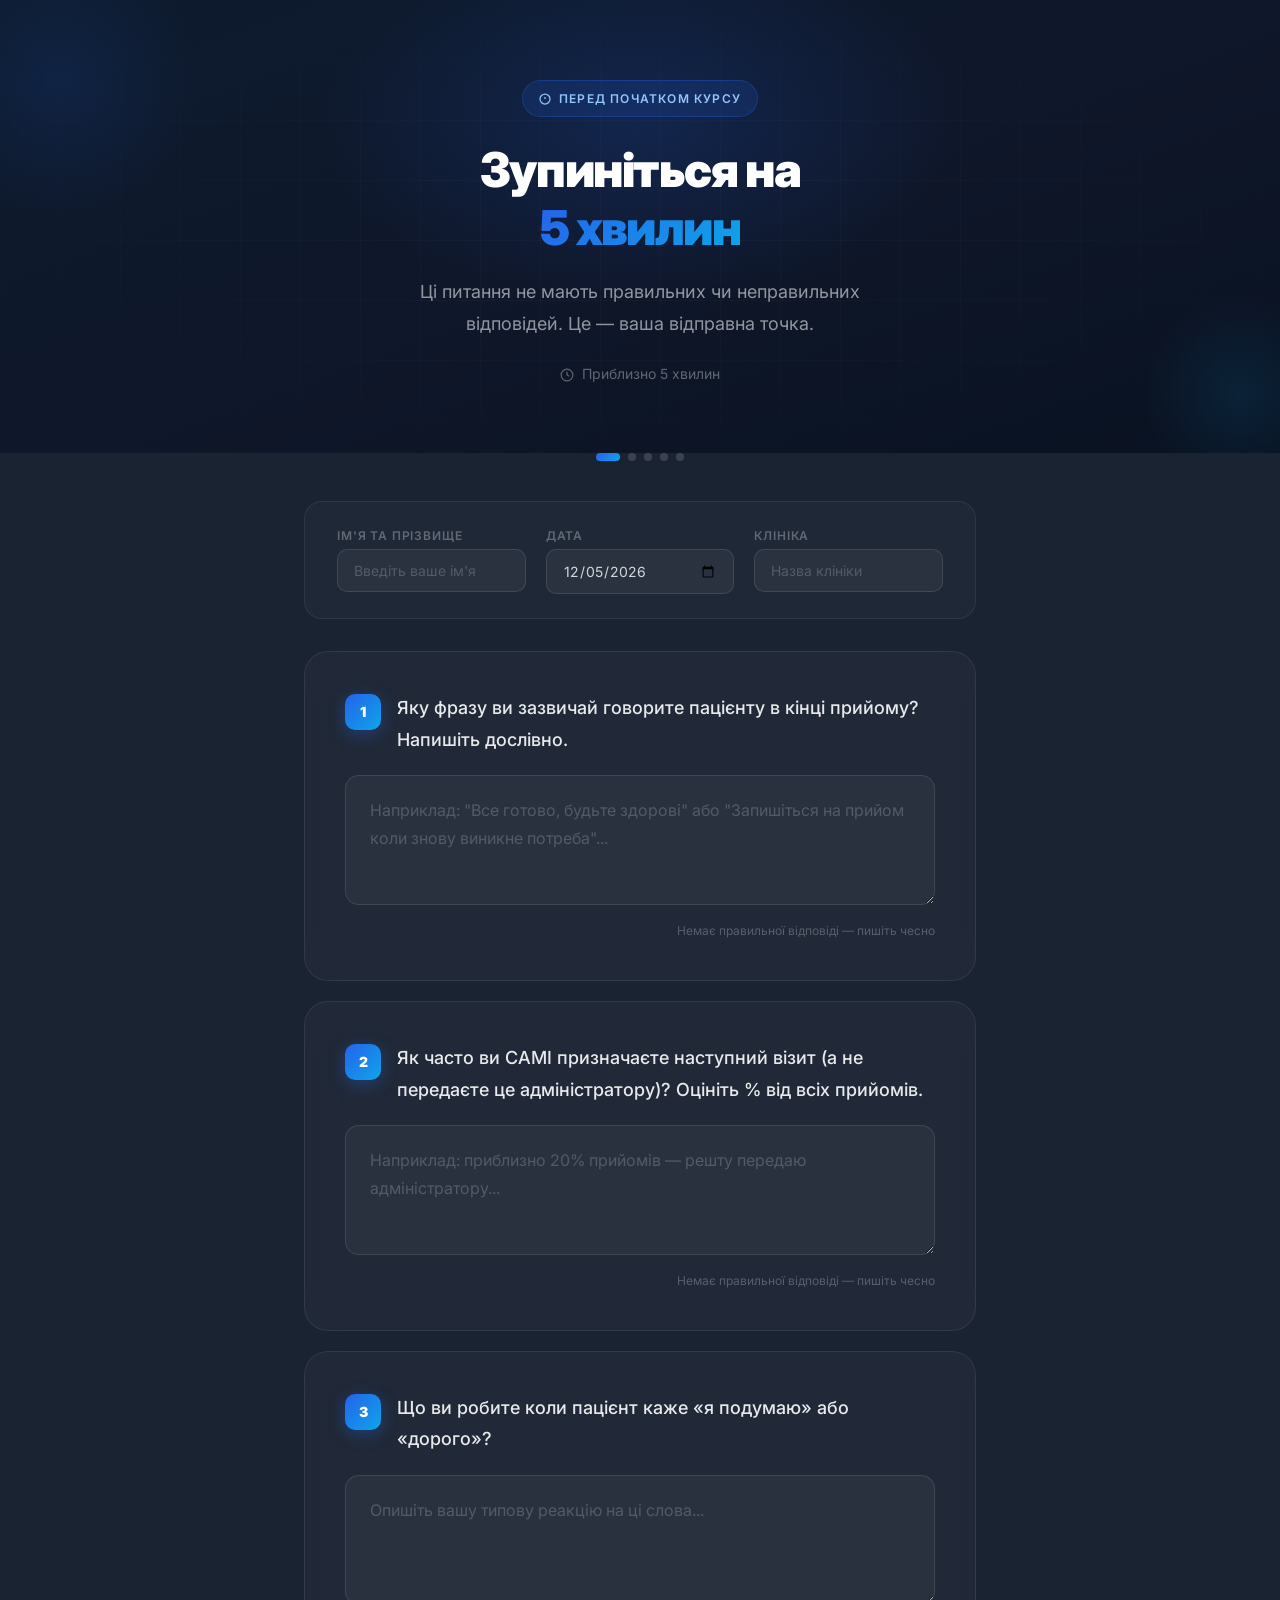
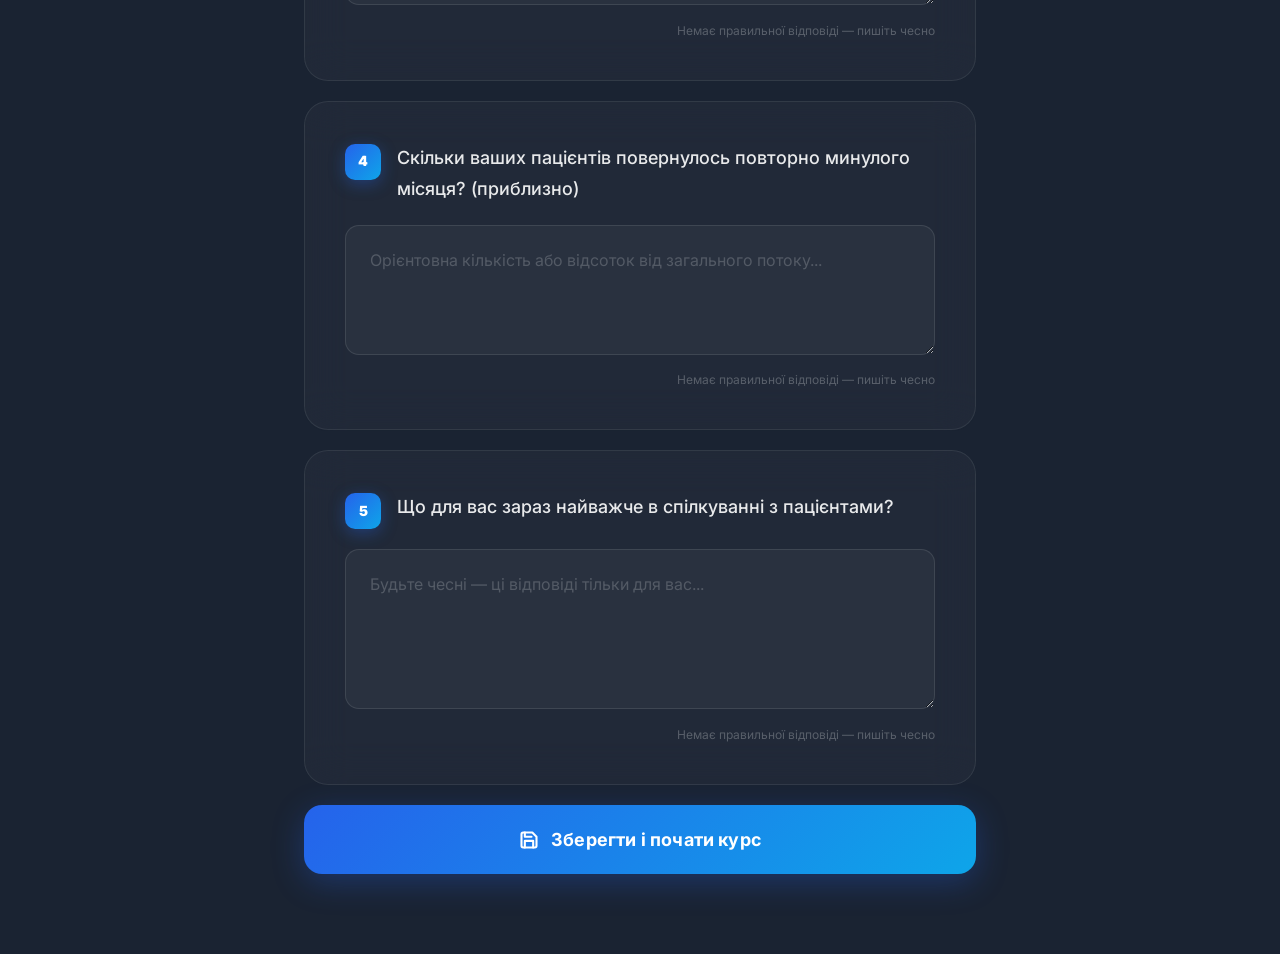
<file: self-analysis.html>
<!DOCTYPE html>
<html lang="uk">
<head>
  <meta charset="UTF-8" />
  <meta name="viewport" content="width=device-width, initial-scale=1.0" />
  <title>Самоаналіз · Курс для лікарів-стоматологів</title>
  <link rel="stylesheet" href="style.css" />
  <style>
    /* ============================================================
       SELF-ANALYSIS PAGE — PAGE-SPECIFIC STYLES
       ============================================================ */

    body {
      overflow-y: auto;
      overflow-x: hidden;
      min-height: 100vh;
      background: var(--color-primary-dark);
    }

    html { overflow-x: hidden; }

    /* ================================================================
       HERO HEADER
       ================================================================ */
    .hero {
      position: relative;
      width: 100%;
      min-height: 42vh;
      display: flex;
      flex-direction: column;
      align-items: center;
      justify-content: center;
      text-align: center;
      padding: var(--space-20) var(--space-6) var(--space-16);
      overflow: hidden;
    }

    /* Deep gradient background */
    .hero::before {
      content: '';
      position: absolute;
      inset: 0;
      background: linear-gradient(160deg, #0d1b2e 0%, #0f172a 50%, #091221 100%);
      z-index: 0;
    }

    /* Radial glow top-center */
    .hero::after {
      content: '';
      position: absolute;
      top: -80px;
      left: 50%;
      transform: translateX(-50%);
      width: 700px;
      height: 400px;
      background: radial-gradient(ellipse, rgba(37,99,235,0.18) 0%, transparent 65%);
      pointer-events: none;
      z-index: 0;
    }

    /* Decorative grid lines */
    .hero-grid {
      position: absolute;
      inset: 0;
      background-image:
        linear-gradient(rgba(255,255,255,0.025) 1px, transparent 1px),
        linear-gradient(90deg, rgba(255,255,255,0.025) 1px, transparent 1px);
      background-size: 60px 60px;
      z-index: 0;
      mask-image: radial-gradient(ellipse 80% 80% at 50% 50%, black 20%, transparent 80%);
      -webkit-mask-image: radial-gradient(ellipse 80% 80% at 50% 50%, black 20%, transparent 80%);
    }

    /* Animated floating orbs */
    .hero-orb {
      position: absolute;
      border-radius: 50%;
      pointer-events: none;
      z-index: 0;
    }
    .hero-orb--1 {
      width: 280px; height: 280px;
      top: -60px; left: -80px;
      background: radial-gradient(circle, rgba(37,99,235,0.12), transparent 70%);
      animation: orbDrift 12s ease-in-out infinite;
    }
    .hero-orb--2 {
      width: 200px; height: 200px;
      bottom: -40px; right: -60px;
      background: radial-gradient(circle, rgba(14,165,233,0.10), transparent 70%);
      animation: orbDrift 16s ease-in-out infinite reverse;
    }
    @keyframes orbDrift {
      0%, 100% { transform: translate(0, 0); }
      33%       { transform: translate(20px, -15px); }
      66%       { transform: translate(-15px, 10px); }
    }

    .hero__inner {
      position: relative;
      z-index: 1;
      max-width: 680px;
    }

    /* Step indicator */
    .hero-step {
      display: inline-flex;
      align-items: center;
      gap: var(--space-2);
      background: rgba(37,99,235,0.15);
      border: 1px solid rgba(37,99,235,0.30);
      color: #93c5fd;
      font-size: var(--font-size-xs);
      font-weight: var(--font-weight-semibold);
      letter-spacing: 0.10em;
      text-transform: uppercase;
      padding: var(--space-2) var(--space-4);
      border-radius: var(--radius-full);
      margin-bottom: var(--space-6);
      animation: fadeUp 0.6s ease-out 0.1s both;
    }
    .hero-step svg {
      width: 12px; height: 12px;
      stroke: currentColor; fill: none; stroke-width: 2.5;
    }

    .hero h1 {
      font-size: clamp(var(--font-size-2xl), 5vw, var(--font-size-4xl));
      font-weight: var(--font-weight-black);
      color: #ffffff;
      letter-spacing: -0.03em;
      line-height: var(--line-height-tight);
      margin-bottom: var(--space-5);
      animation: fadeUp 0.6s ease-out 0.2s both;
    }

    .hero h1 .accent {
      background: var(--gradient-blue);
      -webkit-background-clip: text;
      -webkit-text-fill-color: transparent;
      background-clip: text;
    }

    .hero__subtitle {
      font-size: var(--font-size-md);
      color: rgba(255,255,255,0.55);
      line-height: var(--line-height-relaxed);
      max-width: 520px;
      margin: 0 auto;
      animation: fadeUp 0.6s ease-out 0.3s both;
    }

    /* Estimated time badge */
    .hero-time {
      display: inline-flex;
      align-items: center;
      gap: var(--space-2);
      margin-top: var(--space-6);
      font-size: var(--font-size-sm);
      color: rgba(255,255,255,0.35);
      animation: fadeUp 0.6s ease-out 0.4s both;
    }
    .hero-time svg {
      width: 14px; height: 14px;
      stroke: currentColor; fill: none; stroke-width: 2;
    }

    @keyframes fadeUp {
      from { opacity: 0; transform: translateY(16px); }
      to   { opacity: 1; transform: translateY(0); }
    }

    /* ================================================================
       FORM SECTION
       ================================================================ */
    .form-section {
      max-width: 720px;
      margin: 0 auto;
      padding: 0 var(--space-6) var(--space-20);
      position: relative;
      z-index: 1;
    }

    /* Progress dots */
    .progress-dots {
      display: flex;
      align-items: center;
      justify-content: center;
      gap: var(--space-2);
      margin-bottom: var(--space-10);
    }
    .progress-dot {
      width: 8px; height: 8px;
      border-radius: 50%;
      background: rgba(255,255,255,0.15);
      transition: background var(--transition-normal),
                  transform var(--transition-normal),
                  width var(--transition-normal);
    }
    .progress-dot.is-done {
      background: var(--color-success);
    }
    .progress-dot.is-active {
      width: 24px;
      border-radius: var(--radius-full);
      background: var(--gradient-blue);
      transform: none;
    }

    /* Question card */
    .q-card {
      background: rgba(255,255,255,0.03);
      border: 1px solid rgba(255,255,255,0.08);
      border-radius: var(--radius-2xl);
      padding: var(--space-10) var(--space-10);
      backdrop-filter: blur(20px);
      -webkit-backdrop-filter: blur(20px);
      margin-bottom: var(--space-5);
      animation: cardReveal 0.5s cubic-bezier(0.22,1,0.36,1) both;
    }

    @keyframes cardReveal {
      from { opacity: 0; transform: translateY(20px); }
      to   { opacity: 1; transform: translateY(0); }
    }

    /* Question number + text */
    .q-num-row {
      display: flex;
      align-items: flex-start;
      gap: var(--space-4);
      margin-bottom: var(--space-5);
    }
    .q-num-badge {
      flex-shrink: 0;
      width: 36px; height: 36px;
      border-radius: var(--radius-md);
      background: var(--gradient-blue);
      display: flex; align-items: center; justify-content: center;
      font-size: var(--font-size-sm);
      font-weight: var(--font-weight-black);
      color: #ffffff;
      letter-spacing: -0.02em;
      margin-top: 2px;
      box-shadow: 0 4px 16px rgba(37,99,235,0.35);
    }
    .q-text {
      font-size: var(--font-size-md);
      font-weight: var(--font-weight-medium);
      color: rgba(255,255,255,0.90);
      line-height: var(--line-height-relaxed);
    }

    /* Text area */
    .q-textarea {
      width: 100%;
      min-height: 130px;
      background: rgba(255,255,255,0.04);
      border: 1.5px solid rgba(255,255,255,0.10);
      border-radius: var(--radius-lg);
      padding: var(--space-5) var(--space-6);
      color: rgba(255,255,255,0.85);
      font-size: var(--font-size-base);
      font-family: var(--font-family);
      line-height: var(--line-height-relaxed);
      resize: vertical;
      outline: none;
      transition: border-color var(--transition-fast),
                  background var(--transition-fast),
                  box-shadow var(--transition-fast);
    }
    .q-textarea:focus {
      border-color: rgba(37,99,235,0.55);
      background: rgba(37,99,235,0.05);
      box-shadow: 0 0 0 4px rgba(37,99,235,0.10);
    }
    .q-textarea::placeholder { color: rgba(255,255,255,0.20); }

    /* Character hint */
    .q-hint {
      margin-top: var(--space-2);
      font-size: var(--font-size-xs);
      color: rgba(255,255,255,0.25);
      text-align: right;
    }

    /* ================================================================
       META FIELDS CARD
       ================================================================ */
    .meta-card {
      background: rgba(255,255,255,0.025);
      border: 1px solid rgba(255,255,255,0.07);
      border-radius: var(--radius-xl);
      padding: var(--space-6) var(--space-8);
      margin-bottom: var(--space-8);
      display: flex;
      gap: var(--space-5);
      flex-wrap: wrap;
      animation: cardReveal 0.5s cubic-bezier(0.22,1,0.36,1) 0.1s both;
    }
    .meta-field-wrap {
      flex: 1;
      min-width: 160px;
      display: flex;
      flex-direction: column;
      gap: var(--space-1);
    }
    .meta-field-label {
      font-size: var(--font-size-xs);
      font-weight: var(--font-weight-semibold);
      letter-spacing: 0.07em;
      text-transform: uppercase;
      color: rgba(255,255,255,0.30);
    }
    .meta-field-input {
      background: rgba(255,255,255,0.05);
      border: 1px solid rgba(255,255,255,0.10);
      border-radius: var(--radius-md);
      padding: var(--space-3) var(--space-4);
      color: rgba(255,255,255,0.80);
      font-size: var(--font-size-sm);
      font-family: var(--font-family);
      outline: none;
      transition: border-color var(--transition-fast);
    }
    .meta-field-input:focus { border-color: rgba(37,99,235,0.50); }
    .meta-field-input::placeholder { color: rgba(255,255,255,0.20); }

    /* ================================================================
       SAVE BUTTON
       ================================================================ */
    .save-btn {
      display: flex;
      align-items: center;
      justify-content: center;
      gap: var(--space-3);
      width: 100%;
      padding: var(--space-6) var(--space-8);
      background: var(--gradient-blue);
      border: none;
      border-radius: var(--radius-xl);
      color: #ffffff;
      font-size: var(--font-size-md);
      font-weight: var(--font-weight-bold);
      font-family: var(--font-family);
      cursor: pointer;
      letter-spacing: 0.01em;
      transition: opacity var(--transition-fast),
                  transform var(--transition-fast),
                  box-shadow var(--transition-fast);
      box-shadow: 0 8px 32px rgba(37,99,235,0.30);
    }
    .save-btn:hover {
      opacity: 0.92;
      transform: translateY(-3px);
      box-shadow: 0 14px 40px rgba(37,99,235,0.45);
    }
    .save-btn:active { transform: translateY(0); box-shadow: none; }
    .save-btn svg {
      width: 20px; height: 20px;
      stroke: currentColor; fill: none;
      stroke-width: 2.5; stroke-linecap: round; stroke-linejoin: round;
    }

    /* ================================================================
       CONFIRMATION STATE
       ================================================================ */
    .confirmation {
      display: none;
      flex-direction: column;
      align-items: center;
      text-align: center;
      padding: var(--space-12) var(--space-8);
      animation: cardReveal 0.55s cubic-bezier(0.22,1,0.36,1) both;
    }
    .confirmation.is-visible { display: flex; }

    .confirm-icon-ring {
      width: 88px; height: 88px;
      border-radius: 50%;
      background: rgba(16,185,129,0.15);
      border: 2px solid rgba(16,185,129,0.35);
      display: flex; align-items: center; justify-content: center;
      margin-bottom: var(--space-6);
      box-shadow: 0 0 40px rgba(16,185,129,0.20);
    }
    .confirm-icon-ring svg {
      width: 40px; height: 40px;
      stroke: #34d399; fill: none;
      stroke-width: 2.5; stroke-linecap: round; stroke-linejoin: round;
    }

    .confirm-title {
      font-size: var(--font-size-2xl);
      font-weight: var(--font-weight-bold);
      color: #ffffff;
      letter-spacing: -0.02em;
      margin-bottom: var(--space-3);
    }
    .confirm-subtitle {
      font-size: var(--font-size-base);
      color: rgba(255,255,255,0.55);
      line-height: var(--line-height-relaxed);
      max-width: 480px;
      margin-bottom: var(--space-10);
    }
    .confirm-subtitle strong {
      color: rgba(255,255,255,0.80);
    }

    /* Reminder chip */
    .confirm-reminder {
      display: flex;
      align-items: flex-start;
      gap: var(--space-3);
      padding: var(--space-5) var(--space-6);
      background: rgba(245,158,11,0.10);
      border: 1px solid rgba(245,158,11,0.25);
      border-radius: var(--radius-lg);
      max-width: 520px;
      width: 100%;
      margin-bottom: var(--space-10);
      text-align: left;
    }
    .confirm-reminder svg {
      flex-shrink: 0; width: 18px; height: 18px;
      stroke: #fbbf24; fill: none; stroke-width: 2;
      margin-top: 1px;
    }
    .confirm-reminder p {
      font-size: var(--font-size-sm);
      color: rgba(255,255,255,0.60);
      line-height: var(--line-height-relaxed);
    }
    .confirm-reminder strong { color: #fbbf24; }

    /* CTA button */
    .btn-go-module {
      display: flex;
      align-items: center;
      justify-content: center;
      gap: var(--space-3);
      padding: var(--space-5) var(--space-10);
      background: var(--gradient-blue);
      border: none;
      border-radius: var(--radius-xl);
      color: #ffffff;
      font-size: var(--font-size-base);
      font-weight: var(--font-weight-bold);
      font-family: var(--font-family);
      cursor: pointer;
      letter-spacing: 0.01em;
      text-decoration: none;
      box-shadow: 0 8px 28px rgba(37,99,235,0.35);
      transition: opacity var(--transition-fast),
                  transform var(--transition-fast),
                  box-shadow var(--transition-fast);
    }
    .btn-go-module:hover {
      opacity: 0.90;
      transform: translateY(-3px);
      box-shadow: 0 14px 40px rgba(37,99,235,0.50);
    }
    .btn-go-module:active { transform: translateY(0); }
    .btn-go-module svg {
      width: 18px; height: 18px;
      stroke: currentColor; fill: none;
      stroke-width: 2.5; stroke-linecap: round; stroke-linejoin: round;
    }

    /* ================================================================
       PRINT STYLES
       ================================================================ */
    @media print {
      body { background: white; }
      .hero { min-height: auto; padding: 24px 24px 16px; }
      .hero::before, .hero::after, .hero-grid,
      .hero-orb, .hero-time, .hero-step { display: none; }
      .hero h1 { color: #0f172a; font-size: 22px; -webkit-text-fill-color: #0f172a; background: none; }
      .hero__subtitle { color: #64748b; font-size: 13px; }
      .form-section { padding: 0 24px 24px; }
      .meta-card {
        background: white;
        border: 1px solid #e2e8f0;
        box-shadow: none;
        backdrop-filter: none;
        -webkit-backdrop-filter: none;
        padding: 12px 16px;
      }
      .meta-field-input {
        background: white;
        border: 1px solid #cbd5e1;
        color: #0f172a;
      }
      .meta-field-label { color: #64748b; }
      .q-card {
        background: white;
        border: 1px solid #e2e8f0;
        box-shadow: none;
        backdrop-filter: none;
        -webkit-backdrop-filter: none;
        break-inside: avoid;
        padding: 16px 20px;
        margin-bottom: 12px;
      }
      .q-text { color: #0f172a; font-size: 13px; }
      .q-textarea {
        background: white;
        border: 1px solid #cbd5e1;
        color: #0f172a;
        min-height: 72px;
        font-size: 12px;
      }
      .q-hint { display: none; }
      .q-num-badge { background: #1d4ed8; box-shadow: none; }
      .save-btn, .progress-dots, .confirmation { display: none !important; }
    }

    /* ================================================================
       RESPONSIVE
       ================================================================ */
    @media (max-width: 600px) {
      .hero { padding: var(--space-12) var(--space-5) var(--space-10); }
      .form-section { padding: 0 var(--space-4) var(--space-12); }
      .q-card { padding: var(--space-6) var(--space-5); }
      .meta-card { padding: var(--space-5) var(--space-5); }
      .confirmation { padding: var(--space-8) var(--space-4); }
    }
  </style>
</head>
<body>

<!-- ================================================================
     HERO HEADER
     ================================================================ -->
<div class="hero">
  <div class="hero-grid"></div>
  <div class="hero-orb hero-orb--1"></div>
  <div class="hero-orb hero-orb--2"></div>

  <div class="hero__inner">
    <div class="hero-step">
      <svg viewBox="0 0 24 24"><circle cx="12" cy="12" r="10"/><line x1="12" y1="8" x2="12" y2="12"/><line x1="12" y1="16" x2="12.01" y2="16"/></svg>
      Перед початком курсу
    </div>

    <h1>
      Зупиніться на<br/>
      <span class="accent">5 хвилин</span>
    </h1>

    <p class="hero__subtitle">
      Ці питання не мають правильних чи неправильних відповідей. Це — ваша відправна точка.
    </p>

    <div class="hero-time">
      <svg viewBox="0 0 24 24"><circle cx="12" cy="12" r="10"/><polyline points="12 6 12 12 16 14"/></svg>
      Приблизно 5 хвилин
    </div>
  </div>
</div>

<!-- ================================================================
     FORM
     ================================================================ -->
<div class="form-section">

  <!-- Form state -->
  <div id="formWrap">

    <!-- Progress dots -->
    <div class="progress-dots" id="progressDots" aria-label="Прогрес заповнення"></div>

    <!-- Meta fields -->
    <div class="meta-card">
      <div class="meta-field-wrap">
        <span class="meta-field-label">Ім'я та прізвище</span>
        <input type="text" id="metaName" class="meta-field-input" placeholder="Введіть ваше ім'я" autocomplete="off" />
      </div>
      <div class="meta-field-wrap">
        <span class="meta-field-label">Дата</span>
        <input type="date" id="metaDate" class="meta-field-input" />
      </div>
      <div class="meta-field-wrap">
        <span class="meta-field-label">Клініка</span>
        <input type="text" id="metaClinic" class="meta-field-input" placeholder="Назва клініки" autocomplete="off" />
      </div>
    </div>

    <!-- Questions rendered by JS -->
    <div id="questionsList"></div>

    <button class="save-btn" id="saveBtn" type="button">
      <svg viewBox="0 0 24 24"><path d="M19 21H5a2 2 0 0 1-2-2V5a2 2 0 0 1 2-2h11l5 5v11a2 2 0 0 1-2 2z"/><polyline points="17 21 17 13 7 13 7 21"/><polyline points="7 3 7 8 15 8"/></svg>
      Зберегти і почати курс
    </button>

  </div>

  <!-- Confirmation state -->
  <div class="confirmation" id="confirmation">
    <div class="confirm-icon-ring">
      <svg viewBox="0 0 24 24"><polyline points="20 6 9 17 4 12"/></svg>
    </div>
    <h2 class="confirm-title">Відповіді збережено</h2>
    <p class="confirm-subtitle">
      Поверніться до них після <strong>Модуля 5</strong>. Ви побачите як змінилося ваше мислення.
    </p>

    <div class="confirm-reminder">
      <svg viewBox="0 0 24 24"><circle cx="12" cy="12" r="10"/><line x1="12" y1="8" x2="12" y2="12"/><line x1="12" y1="16" x2="12.01" y2="16"/></svg>
      <p>
        <strong>Нагадування:</strong> відповіді збережені у вашому браузері на цьому пристрої. Для роздруківки скористайтесь кнопкою <strong>Ctrl+P</strong> або меню браузера.
      </p>
    </div>

    <a href="module-00.html" class="btn-go-module">
      Перейти до Модуля 0
      <svg viewBox="0 0 24 24"><line x1="5" y1="12" x2="19" y2="12"/><polyline points="12 5 19 12 12 19"/></svg>
    </a>
  </div>

</div>

<script>
(function () {
  'use strict';

  var QUESTIONS = [
    {
      id: 'q1',
      text: 'Яку фразу ви зазвичай говорите пацієнту в кінці прийому? Напишіть дослівно.',
      placeholder: 'Наприклад: "Все готово, будьте здорові" або "Запишіться на прийом коли знову виникне потреба"...'
    },
    {
      id: 'q2',
      text: 'Як часто ви САМІ призначаєте наступний візит (а не передаєте це адміністратору)? Оцініть % від всіх прийомів.',
      placeholder: 'Наприклад: приблизно 20% прийомів — решту передаю адміністратору...'
    },
    {
      id: 'q3',
      text: 'Що ви робите коли пацієнт каже «я подумаю» або «дорого»?',
      placeholder: 'Опишіть вашу типову реакцію на ці слова...'
    },
    {
      id: 'q4',
      text: 'Скільки ваших пацієнтів повернулось повторно минулого місяця? (приблизно)',
      placeholder: 'Орієнтовна кількість або відсоток від загального потоку...'
    },
    {
      id: 'q5',
      text: 'Що для вас зараз найважче в спілкуванні з пацієнтами?',
      placeholder: 'Будьте чесні — ці відповіді тільки для вас...',
      tall: true
    }
  ];

  var container    = document.getElementById('questionsList');
  var progressDots = document.getElementById('progressDots');
  var saveBtn      = document.getElementById('saveBtn');
  var formWrap     = document.getElementById('formWrap');
  var confirmation = document.getElementById('confirmation');

  /* ---- Build progress dots ---- */
  function buildDots() {
    while (progressDots.firstChild) { progressDots.removeChild(progressDots.firstChild); }
    QUESTIONS.forEach(function (_, i) {
      var dot = document.createElement('div');
      dot.className = 'progress-dot';
      dot.id = 'dot_' + i;
      progressDots.appendChild(dot);
    });
    updateDots(0);
  }

  function updateDots(activeIdx) {
    QUESTIONS.forEach(function (_, i) {
      var dot = document.getElementById('dot_' + i);
      if (!dot) return;
      dot.classList.remove('is-active', 'is-done');
      if (i < activeIdx)       dot.classList.add('is-done');
      else if (i === activeIdx) dot.classList.add('is-active');
    });
  }

  /* ---- Build question cards ---- */
  function buildQuestions() {
    QUESTIONS.forEach(function (q, i) {
      var card = document.createElement('div');
      card.className = 'q-card';
      card.style.animationDelay = (0.05 * i) + 's';

      var numRow = document.createElement('div');
      numRow.className = 'q-num-row';

      var badge = document.createElement('div');
      badge.className = 'q-num-badge';
      badge.textContent = String(i + 1);

      var text = document.createElement('div');
      text.className = 'q-text';
      text.textContent = q.text;

      numRow.appendChild(badge);
      numRow.appendChild(text);

      var textarea = document.createElement('textarea');
      textarea.className = 'q-textarea';
      textarea.id = 'answer_' + q.id;
      textarea.placeholder = q.placeholder;
      if (q.tall) { textarea.style.minHeight = '160px'; }

      /* Load saved value if exists */
      var saved = '';
      try { saved = localStorage.getItem('sa_' + q.id) || ''; } catch (e) {}
      if (saved) { textarea.value = saved; }

      /* Update dots on focus */
      textarea.addEventListener('focus', function () { updateDots(i); });
      textarea.addEventListener('blur',  function () {
        try { localStorage.setItem('sa_' + q.id, textarea.value); } catch (e) {}
        var filled = 0;
        QUESTIONS.forEach(function (qq) {
          var el = document.getElementById('answer_' + qq.id);
          if (el && el.value.trim().length > 0) filled++;
        });
        updateDots(filled < QUESTIONS.length ? filled : QUESTIONS.length - 1);
      });

      var hint = document.createElement('div');
      hint.className = 'q-hint';
      hint.textContent = 'Немає правильної відповіді — пишіть чесно';

      card.appendChild(numRow);
      card.appendChild(textarea);
      card.appendChild(hint);
      container.appendChild(card);
    });
  }

  /* ---- Save action ---- */
  saveBtn.addEventListener('click', function () {
    /* Collect meta */
    var name   = document.getElementById('metaName')  ? document.getElementById('metaName').value   : '';
    var date   = document.getElementById('metaDate')  ? document.getElementById('metaDate').value   : '';
    var clinic = document.getElementById('metaClinic') ? document.getElementById('metaClinic').value : '';

    /* Collect answers */
    var data = {
      meta: { name: name, date: date, clinic: clinic },
      answers: {},
      savedAt: new Date().toISOString()
    };

    QUESTIONS.forEach(function (q) {
      var el = document.getElementById('answer_' + q.id);
      data.answers[q.id] = el ? el.value : '';
      try { localStorage.setItem('sa_' + q.id, data.answers[q.id]); } catch (e) {}
    });

    try { localStorage.setItem('sa_meta', JSON.stringify(data.meta)); } catch (e) {}
    try { localStorage.setItem('sa_savedAt', data.savedAt); } catch (e) {}

    /* Show confirmation — hide hero so button is visible without scrolling */
    var hero = document.querySelector('.hero');
    if (hero) { hero.style.display = 'none'; }
    formWrap.style.display = 'none';
    confirmation.classList.add('is-visible');
    window.scrollTo({ top: 0, behavior: 'instant' });
  });

  /* ---- Init ---- */
  buildDots();
  buildQuestions();

  /* Pre-fill date with today */
  var metaDate = document.getElementById('metaDate');
  if (metaDate && !metaDate.value) {
    try {
      var saved = JSON.parse(localStorage.getItem('sa_meta') || '{}');
      if (saved.date) {
        metaDate.value = saved.date;
      } else {
        var today = new Date();
        var yyyy = today.getFullYear();
        var mm   = String(today.getMonth() + 1).padStart(2, '0');
        var dd   = String(today.getDate()).padStart(2, '0');
        metaDate.value = yyyy + '-' + mm + '-' + dd;
      }
    } catch (e) {}
  }

  /* Pre-fill meta */
  try {
    var savedMeta = JSON.parse(localStorage.getItem('sa_meta') || '{}');
    if (savedMeta.name)   { document.getElementById('metaName').value   = savedMeta.name; }
    if (savedMeta.clinic) { document.getElementById('metaClinic').value = savedMeta.clinic; }
  } catch (e) {}

  /* Update initial dot state */
  var initialFilled = 0;
  QUESTIONS.forEach(function (q) {
    var el = document.getElementById('answer_' + q.id);
    if (el && el.value.trim().length > 0) initialFilled++;
  });
  updateDots(initialFilled < QUESTIONS.length ? initialFilled : 0);

}());
</script>

</body>
</html>
</file>
<file: style.css>
/* ============================================================
   DENTAL CLINIC STAFF TRAINING — DESIGN SYSTEM
   Version: 1.0.0
   Description: Shared stylesheet for all 6 course modules.
   Usage: <link rel="stylesheet" href="style.css">
   ============================================================ */

/* ============================================================
   1. GOOGLE FONTS IMPORT
   ============================================================ */
@import url('https://fonts.googleapis.com/css2?family=Inter:wght@300;400;500;600;700;800;900&display=swap');

/* ============================================================
   2. CSS CUSTOM PROPERTIES (DESIGN TOKENS)
   ============================================================ */
:root {
  /* — Color palette — */
  --color-primary-dark:   #1a2332;
  --color-primary-blue:   #2563eb;
  --color-accent-teal:    #0ea5e9;
  --color-success:        #10b981;
  --color-warning:        #f59e0b;
  --color-danger:         #ef4444;
  --color-light-bg:       #f8fafc;
  --color-white:          #ffffff;
  --color-text-primary:   #0f172a;
  --color-text-secondary: #64748b;
  --color-text-muted:     #94a3b8;
  --color-border:         #e2e8f0;

  /* — Gradient presets — */
  --gradient-title:   linear-gradient(135deg, #1a2332 0%, #0f172a 50%, #162036 100%);
  --gradient-blue:    linear-gradient(135deg, #2563eb 0%, #0ea5e9 100%);
  --gradient-teal:    linear-gradient(135deg, #0ea5e9 0%, #10b981 100%);
  --gradient-warm:    linear-gradient(135deg, #f59e0b 0%, #ef4444 100%);
  --gradient-success: linear-gradient(135deg, #10b981 0%, #059669 100%);
  --gradient-card:    linear-gradient(145deg, #ffffff 0%, #f8fafc 100%);

  /* — Typography — */
  --font-family: 'Inter', -apple-system, BlinkMacSystemFont, 'Segoe UI', sans-serif;
  --font-size-xs:   0.75rem;   /* 12px */
  --font-size-sm:   0.875rem;  /* 14px */
  --font-size-base: 1rem;      /* 16px */
  --font-size-md:   1.125rem;  /* 18px */
  --font-size-lg:   1.25rem;   /* 20px */
  --font-size-xl:   1.5rem;    /* 24px */
  --font-size-2xl:  2rem;      /* 32px */
  --font-size-3xl:  2.5rem;    /* 40px */
  --font-size-4xl:  3rem;      /* 48px */
  --font-size-5xl:  4rem;      /* 64px */
  --font-size-hero: 5.5rem;    /* 88px */

  --line-height-tight:  1.2;
  --line-height-snug:   1.4;
  --line-height-normal: 1.6;
  --line-height-relaxed:1.75;

  --font-weight-light:    300;
  --font-weight-normal:   400;
  --font-weight-medium:   500;
  --font-weight-semibold: 600;
  --font-weight-bold:     700;
  --font-weight-extrabold:800;
  --font-weight-black:    900;

  /* — Spacing — */
  --space-1:  0.25rem;  /* 4px  */
  --space-2:  0.5rem;   /* 8px  */
  --space-3:  0.75rem;  /* 12px */
  --space-4:  1rem;     /* 16px */
  --space-5:  1.25rem;  /* 20px */
  --space-6:  1.5rem;   /* 24px */
  --space-8:  2rem;     /* 32px */
  --space-10: 2.5rem;   /* 40px */
  --space-12: 3rem;     /* 48px */
  --space-16: 4rem;     /* 64px */
  --space-20: 5rem;     /* 80px */
  --space-24: 6rem;     /* 96px */

  /* — Border radius — */
  --radius-sm:   6px;
  --radius-md:   10px;
  --radius-lg:   14px;
  --radius-xl:   18px;
  --radius-2xl:  24px;
  --radius-full: 9999px;

  /* — Shadows — */
  --shadow-sm:   0 1px 3px rgba(0,0,0,0.08), 0 1px 2px rgba(0,0,0,0.06);
  --shadow-md:   0 4px 12px rgba(0,0,0,0.08), 0 2px 4px rgba(0,0,0,0.06);
  --shadow-lg:   0 10px 30px rgba(0,0,0,0.10), 0 4px 8px rgba(0,0,0,0.06);
  --shadow-xl:   0 20px 50px rgba(0,0,0,0.12), 0 8px 16px rgba(0,0,0,0.06);
  --shadow-card: 0 4px 24px rgba(37,99,235,0.08), 0 1px 4px rgba(0,0,0,0.05);
  --shadow-glow-blue:  0 0 40px rgba(37,99,235,0.25);
  --shadow-glow-teal:  0 0 40px rgba(14,165,233,0.25);

  /* — Transitions — */
  --transition-fast:   150ms ease-out;
  --transition-normal: 250ms ease-out;
  --transition-slow:   400ms ease-out;
  --transition-slide:  350ms cubic-bezier(0.22, 1, 0.36, 1);

  /* — Slide dimensions — */
  --slide-width:  100%;
  --slide-height: 100%;
  --content-max:  1200px;
  --content-padding: clamp(var(--space-8), 5vw, var(--space-20));
}

/* ============================================================
   3. RESET & BASE STYLES
   ============================================================ */
*,
*::before,
*::after {
  box-sizing: border-box;
  margin: 0;
  padding: 0;
}

html {
  font-size: 16px;
  scroll-behavior: smooth;
  -webkit-text-size-adjust: 100%;
}

body {
  font-family: var(--font-family);
  font-size: var(--font-size-base);
  color: var(--color-text-primary);
  /* Ambient gradient fills pillarbox bars on ultra-wide screens so the canvas
     feels part of the background instead of a floating 16:9 frame. */
  background-color: #0a0f1a;
  background-image:
    radial-gradient(ellipse 70% 55% at 50% 35%, rgba(37,99,235,0.16) 0%, transparent 60%),
    radial-gradient(ellipse 60% 40% at 15% 80%, rgba(14,165,233,0.08) 0%, transparent 55%),
    radial-gradient(ellipse 60% 40% at 85% 80%, rgba(37,99,235,0.08) 0%, transparent 55%);
  background-attachment: fixed;
  line-height: var(--line-height-normal);
  overflow: hidden;
  -webkit-font-smoothing: antialiased;
  -moz-osx-font-smoothing: grayscale;
}

img, svg {
  display: block;
  max-width: 100%;
}

ul, ol {
  list-style: none;
}

a {
  color: inherit;
  text-decoration: none;
}

/* ============================================================
   4. PRESENTATION SHELL
   ============================================================ */

/* Outer wrapper — fixed 1920x1080 canvas; JS applies transform:scale to fit viewport */
.presentation {
  position: fixed;
  top: 0;
  left: 0;
  width: 1920px;
  height: 1080px;
  transform-origin: 0 0;
  overflow: hidden;
  /* transform and left/top offset set by JS (fitPresentation) */
}

/* ---- Module progress bar (top edge) ---- */
.progress-track {
  position: absolute;
  top: 0;
  left: 0;
  width: 100%;
  height: 4px;
  background: rgba(255,255,255,0.12);
  z-index: 100;
}

.progress-fill {
  height: 100%;
  background: var(--gradient-blue);
  border-radius: 0 var(--radius-full) var(--radius-full) 0;
  transition: width var(--transition-normal);
}

/* ---- Slide counter (bottom-right) ---- */
.slide-counter {
  position: absolute;
  bottom: var(--space-6);
  right: var(--space-8);
  font-size: var(--font-size-sm);
  font-weight: var(--font-weight-semibold);
  color: rgba(255,255,255,0.55);
  letter-spacing: 0.08em;
  z-index: 100;
  background: rgba(0,0,0,0.35);
  backdrop-filter: blur(12px);
  -webkit-backdrop-filter: blur(12px);
  padding: var(--space-2) var(--space-4);
  border-radius: var(--radius-full);
  border: 1px solid rgba(255,255,255,0.10);
  transition: color var(--transition-fast);
  user-select: none;
}

/* ---- Navigation arrows ---- */
.nav-btn {
  position: absolute;
  top: 50%;
  transform: translateY(-50%);
  z-index: 100;
  width: 52px;
  height: 52px;
  border-radius: var(--radius-full);
  border: 1.5px solid rgba(255,255,255,0.15);
  background: rgba(26,35,50,0.55);
  backdrop-filter: blur(16px);
  -webkit-backdrop-filter: blur(16px);
  cursor: pointer;
  display: flex;
  align-items: center;
  justify-content: center;
  color: rgba(255,255,255,0.70);
  transition: background var(--transition-fast),
              border-color var(--transition-fast),
              color var(--transition-fast),
              transform var(--transition-fast);
  outline: none;
  -webkit-tap-highlight-color: transparent;
}

.nav-btn:hover {
  background: rgba(37,99,235,0.50);
  border-color: rgba(37,99,235,0.60);
  color: #ffffff;
  transform: translateY(-50%) scale(1.08);
}

.nav-btn:active {
  transform: translateY(-50%) scale(0.96);
}

.nav-btn svg {
  width: 20px;
  height: 20px;
  stroke: currentColor;
  fill: none;
  stroke-width: 2;
  stroke-linecap: round;
  stroke-linejoin: round;
}

.nav-btn--prev { left: var(--space-5); }
.nav-btn--next { right: var(--space-5); }

.nav-btn--disabled {
  opacity: 0.25;
  pointer-events: none;
}

/* ============================================================
   5. BASE SLIDE
   ============================================================ */
.slide {
  position: absolute;
  inset: 0;
  width: var(--slide-width);
  display: flex;
  align-items: flex-start;
  justify-content: flex-start;
  padding: var(--content-padding);
  overflow-y: auto;
  overflow-x: hidden;

  /* Entrance animation state */
  opacity: 0;
  transform: translateX(60px);
  pointer-events: none;
  transition:
    opacity var(--transition-slide),
    transform var(--transition-slide);
}

/* Previous slide (exiting left) */
.slide.slide--prev {
  opacity: 0;
  transform: translateX(-60px);
  pointer-events: none;
}

/* Active slide */
.slide.slide--active {
  opacity: 1;
  transform: translateX(0);
  pointer-events: all;
  z-index: 10;
}

/* Content wrapper inside slide */
.slide__inner {
  width: 100%;
  max-width: var(--content-max);
  margin: 0 auto;
}

/* Decorative background blob for slides */
.slide::before {
  content: '';
  position: absolute;
  pointer-events: none;
  opacity: 0;
  transition: opacity var(--transition-slow);
}

.slide--active::before {
  opacity: 1;
}

/* ============================================================
   6. SLIDE TYPE: TITLE (.slide-title)
   Dark background, large headline, module badge, gradient accents
   ============================================================ */
.slide-title {
  background: var(--gradient-title);
  color: var(--color-white);
  position: absolute; /* keep positioning context for ::before/::after, but don't override .slide */
  overflow: hidden;
}

/* Decorative gradient orbs */
.slide-title::before {
  content: '';
  position: absolute;
  top: -15%;
  right: -10%;
  width: 55vmin;
  height: 55vmin;
  background: radial-gradient(circle, rgba(37,99,235,0.30) 0%, transparent 70%);
  border-radius: 50%;
  pointer-events: none;
}

.slide-title::after {
  content: '';
  position: absolute;
  bottom: -20%;
  left: -8%;
  width: 45vmin;
  height: 45vmin;
  background: radial-gradient(circle, rgba(14,165,233,0.20) 0%, transparent 70%);
  border-radius: 50%;
  pointer-events: none;
}

.slide-title .slide__inner {
  position: relative;
  z-index: 1;
  display: flex;
  flex-direction: column;
  gap: var(--space-5);
}

.slide-title .title-module-badge {
  display: inline-flex;
  align-items: center;
  gap: var(--space-2);
  background: rgba(255,255,255,0.08);
  border: 1px solid rgba(255,255,255,0.16);
  backdrop-filter: blur(8px);
  padding: var(--space-2) var(--space-5);
  border-radius: var(--radius-full);
  font-size: var(--font-size-sm);
  font-weight: var(--font-weight-semibold);
  letter-spacing: 0.12em;
  text-transform: uppercase;
  color: var(--color-accent-teal);
  width: fit-content;
}

.slide-title .title-eyebrow {
  font-size: var(--font-size-lg);
  font-weight: var(--font-weight-medium);
  color: rgba(255,255,255,0.55);
  letter-spacing: 0.04em;
}

.slide-title h1 {
  font-size: clamp(var(--font-size-3xl), 5.5vw, 72px);
  font-weight: var(--font-weight-black);
  line-height: var(--line-height-tight);
  letter-spacing: -0.025em;
  color: var(--color-white);
  max-width: 14ch;
}

.slide-title h1 span.accent {
  background: var(--gradient-blue);
  -webkit-background-clip: text;
  -webkit-text-fill-color: transparent;
  background-clip: text;
}

.slide-title .title-subtitle {
  font-size: clamp(var(--font-size-md), 2vw, var(--font-size-xl));
  font-weight: var(--font-weight-normal);
  color: rgba(255,255,255,0.65);
  max-width: 52ch;
  line-height: var(--line-height-relaxed);
}

.slide-title .title-meta {
  display: flex;
  align-items: center;
  gap: var(--space-6);
  padding-top: var(--space-2);
  border-top: 1px solid rgba(255,255,255,0.08);
}

.slide-title .title-meta-item {
  display: flex;
  align-items: center;
  gap: var(--space-2);
  font-size: var(--font-size-sm);
  color: rgba(255,255,255,0.45);
}

.slide-title .title-meta-item svg {
  width: 16px;
  height: 16px;
  stroke: var(--color-accent-teal);
  fill: none;
  stroke-width: 2;
}

/* Decorative corner tooth icon */
.slide-title .title-decoration {
  position: absolute;
  bottom: var(--space-12);
  right: var(--content-padding);
  opacity: 0.06;
  transform: rotate(-12deg);
}

.slide-title .title-decoration svg {
  width: clamp(80px, 15vw, 200px);
  height: auto;
}

/* ============================================================
   7. SLIDE TYPE: CONTENT (.slide-content)
   Standard white/light slide, flexible layout
   ============================================================ */
.slide-content {
  background: var(--color-light-bg);
}

.slide-content .slide__inner {
  display: flex;
  flex-direction: column;
  gap: var(--space-8);
}

.slide-content .slide-header {
  display: flex;
  flex-direction: column;
  gap: var(--space-3);
}

.slide-content .slide-header h2 {
  font-size: clamp(var(--font-size-2xl), 4vw, var(--font-size-4xl));
  font-weight: var(--font-weight-bold);
  letter-spacing: -0.02em;
  line-height: var(--line-height-tight);
  color: var(--color-text-primary);
}

.slide-content .slide-header h2 .accent {
  color: var(--color-primary-blue);
}

.slide-content .slide-header p {
  font-size: var(--font-size-md);
  color: var(--color-text-secondary);
  max-width: 60ch;
}

/* Two-column layout variant */
.slide-content .content-cols {
  display: grid;
  grid-template-columns: 1fr 1fr;
  gap: var(--space-10);
  align-items: start;
}

.slide-content .content-cols--60-40 {
  grid-template-columns: 3fr 2fr;
}

.slide-content .content-cols--40-60 {
  grid-template-columns: 2fr 3fr;
}

/* ============================================================
   8. SLIDE TYPE: STAT (.slide-stat)
   Full-bleed stat spotlight — centered huge number
   ============================================================ */
.slide-stat {
  background: var(--color-white);
  text-align: center;
}

.slide-stat .slide__inner {
  display: flex;
  flex-direction: column;
  align-items: center;
  gap: var(--space-6);
}

.slide-stat .stat-label-top {
  font-size: var(--font-size-sm);
  font-weight: var(--font-weight-semibold);
  letter-spacing: 0.15em;
  text-transform: uppercase;
  color: var(--color-text-muted);
}

.slide-stat .stat-number {
  font-size: clamp(5rem, 18vw, 12rem);
  font-weight: var(--font-weight-black);
  line-height: 1;
  letter-spacing: -0.04em;
  background: var(--gradient-blue);
  -webkit-background-clip: text;
  -webkit-text-fill-color: transparent;
  background-clip: text;
  /* data-target + JS counter animation */
}

.slide-stat .stat-number.stat--success {
  background: var(--gradient-success);
  -webkit-background-clip: text;
  background-clip: text;
}

.slide-stat .stat-number.stat--warning {
  background: var(--gradient-warm);
  -webkit-background-clip: text;
  background-clip: text;
}

.slide-stat .stat-headline {
  font-size: clamp(var(--font-size-xl), 3vw, var(--font-size-3xl));
  font-weight: var(--font-weight-bold);
  letter-spacing: -0.02em;
  color: var(--color-text-primary);
  max-width: 22ch;
}

.slide-stat .stat-description {
  font-size: var(--font-size-md);
  color: var(--color-text-secondary);
  max-width: 48ch;
  line-height: var(--line-height-relaxed);
}

.slide-stat .stat-divider {
  width: 64px;
  height: 4px;
  background: var(--gradient-blue);
  border-radius: var(--radius-full);
}

/* Multiple stats grid */
.slide-stat .stat-grid {
  display: grid;
  grid-template-columns: repeat(auto-fit, minmax(180px, 1fr));
  gap: var(--space-8);
  width: 100%;
  text-align: center;
}

.slide-stat .stat-grid-item {
  display: flex;
  flex-direction: column;
  align-items: center;
  gap: var(--space-2);
  padding: var(--space-6);
  background: var(--color-light-bg);
  border-radius: var(--radius-xl);
  border: 1px solid var(--color-border);
}

.slide-stat .stat-grid-item .stat-value {
  font-size: var(--font-size-4xl);
  font-weight: var(--font-weight-black);
  letter-spacing: -0.03em;
  background: var(--gradient-blue);
  -webkit-background-clip: text;
  -webkit-text-fill-color: transparent;
  background-clip: text;
}

.slide-stat .stat-grid-item .stat-unit {
  font-size: var(--font-size-sm);
  color: var(--color-text-secondary);
  font-weight: var(--font-weight-medium);
}

/* ============================================================
   9. SLIDE TYPE: SCRIPT (.slide-script)
   Dialogue between doctor and patient
   ============================================================ */
.slide-script {
  background: var(--color-light-bg);
}

.slide-script .slide__inner {
  display: flex;
  flex-direction: column;
  gap: var(--space-6);
}

.slide-script .script-header {
  font-size: clamp(var(--font-size-xl), 3vw, var(--font-size-2xl));
  font-weight: var(--font-weight-bold);
  color: var(--color-text-primary);
  display: flex;
  align-items: center;
  gap: var(--space-3);
}

.slide-script .script-header svg {
  width: 28px;
  height: 28px;
  color: var(--color-primary-blue);
}

.slide-script .script-exchange {
  display: flex;
  flex-direction: column;
  gap: var(--space-5);
}

/* ============================================================
   10. SLIDE TYPE: CASE (.slide-case)
   Case study / story format
   ============================================================ */
.slide-case {
  background: var(--color-white);
}

.slide-case .slide__inner {
  display: grid;
  grid-template-columns: 1fr 1fr;
  gap: var(--space-12);
  align-items: start;
}

.slide-case .case-header {
  grid-column: 1 / -1;
  display: flex;
  flex-direction: column;
  gap: var(--space-2);
}

.slide-case .case-header h2 {
  font-size: clamp(var(--font-size-xl), 3.5vw, var(--font-size-3xl));
  font-weight: var(--font-weight-bold);
  letter-spacing: -0.02em;
  color: var(--color-text-primary);
}

.slide-case .case-panel {
  background: var(--color-light-bg);
  border-radius: var(--radius-xl);
  padding: var(--space-8);
  border: 1px solid var(--color-border);
  display: flex;
  flex-direction: column;
  gap: var(--space-4);
}

.slide-case .case-panel--success {
  background: rgba(16,185,129,0.06);
  border-color: rgba(16,185,129,0.20);
}

.slide-case .case-panel--danger {
  background: rgba(239,68,68,0.05);
  border-color: rgba(239,68,68,0.20);
}

.slide-case .case-panel-label {
  font-size: var(--font-size-xs);
  font-weight: var(--font-weight-semibold);
  letter-spacing: 0.12em;
  text-transform: uppercase;
  padding: var(--space-1) var(--space-3);
  border-radius: var(--radius-full);
  width: fit-content;
}

.slide-case .case-panel--success .case-panel-label {
  background: rgba(16,185,129,0.15);
  color: #059669;
}

.slide-case .case-panel--danger .case-panel-label {
  background: rgba(239,68,68,0.12);
  color: #dc2626;
}

.slide-case .case-panel h3 {
  font-size: var(--font-size-lg);
  font-weight: var(--font-weight-semibold);
  color: var(--color-text-primary);
}

.slide-case .case-panel p {
  font-size: var(--font-size-base);
  color: var(--color-text-secondary);
  line-height: var(--line-height-relaxed);
}

/* ============================================================
   11. SLIDE TYPE: QUOTE (.slide-quote)
   Pull quote highlight
   ============================================================ */
.slide-quote {
  background: var(--color-primary-dark);
  color: var(--color-white);
  position: absolute; /* keep positioning context for ::before, but don't override .slide */
  overflow: hidden;
}

.slide-quote::before {
  content: '';
  position: absolute;
  top: 50%;
  left: 50%;
  transform: translate(-50%, -50%);
  width: 70vmin;
  height: 70vmin;
  background: radial-gradient(circle, rgba(14,165,233,0.10) 0%, transparent 70%);
  pointer-events: none;
}

.slide-quote .slide__inner {
  position: relative;
  z-index: 1;
  display: flex;
  flex-direction: column;
  align-items: center;
  text-align: center;
  gap: var(--space-8);
}

.slide-quote .quote-mark {
  font-size: 8rem;
  line-height: 0.6;
  color: rgba(37,99,235,0.35);
  font-family: Georgia, serif;
  user-select: none;
}

.slide-quote blockquote {
  font-size: clamp(var(--font-size-xl), 3.5vw, var(--font-size-3xl));
  font-weight: var(--font-weight-medium);
  font-style: italic;
  line-height: var(--line-height-snug);
  color: rgba(255,255,255,0.92);
  max-width: 26ch;
  letter-spacing: -0.01em;
}

.slide-quote .quote-attribution {
  display: flex;
  flex-direction: column;
  align-items: center;
  gap: var(--space-2);
}

.slide-quote .quote-author {
  font-size: var(--font-size-base);
  font-weight: var(--font-weight-semibold);
  color: var(--color-accent-teal);
}

.slide-quote .quote-role {
  font-size: var(--font-size-sm);
  color: rgba(255,255,255,0.40);
}

/* ============================================================
   12. SLIDE TYPE: LIST (.slide-list)
   Bullet / numbered list
   ============================================================ */
.slide-list {
  background: var(--color-white);
}

.slide-list .slide__inner {
  display: flex;
  flex-direction: column;
  gap: var(--space-8);
}

.slide-list h2 {
  font-size: clamp(var(--font-size-xl), 3.5vw, var(--font-size-3xl));
  font-weight: var(--font-weight-bold);
  letter-spacing: -0.02em;
  color: var(--color-text-primary);
}

/* ============================================================
   13. SLIDE TYPE: TABLE (.slide-table)
   Data table presentation
   ============================================================ */
.slide-table {
  background: var(--color-light-bg);
}

.slide-table .slide__inner {
  display: flex;
  flex-direction: column;
  gap: var(--space-8);
}

.slide-table h2 {
  font-size: clamp(var(--font-size-xl), 3.5vw, var(--font-size-3xl));
  font-weight: var(--font-weight-bold);
  letter-spacing: -0.02em;
  color: var(--color-text-primary);
}

.slide-table .table-wrapper {
  overflow: hidden;
  border-radius: var(--radius-xl);
  box-shadow: var(--shadow-card);
  border: 1px solid var(--color-border);
}

.slide-table table {
  width: 100%;
  border-collapse: collapse;
  background: var(--color-white);
}

.slide-table thead {
  background: var(--color-primary-dark);
}

.slide-table thead th {
  padding: var(--space-4) var(--space-6);
  font-size: var(--font-size-sm);
  font-weight: var(--font-weight-semibold);
  letter-spacing: 0.06em;
  text-transform: uppercase;
  color: rgba(255,255,255,0.85);
  text-align: left;
}

.slide-table tbody tr {
  border-bottom: 1px solid var(--color-border);
  transition: background var(--transition-fast);
}

.slide-table tbody tr:last-child {
  border-bottom: none;
}

.slide-table tbody tr:hover {
  background: rgba(37,99,235,0.03);
}

.slide-table tbody td {
  padding: var(--space-4) var(--space-6);
  font-size: var(--font-size-base);
  color: var(--color-text-primary);
  vertical-align: middle;
}

.slide-table tbody td.td-secondary {
  color: var(--color-text-secondary);
}

.slide-table tbody td.td-success {
  color: var(--color-success);
  font-weight: var(--font-weight-semibold);
}

.slide-table tbody td.td-danger {
  color: var(--color-danger);
  font-weight: var(--font-weight-semibold);
}

/* ============================================================
   14. SLIDE TYPE: FORMULA (.slide-formula)
   Formula / calculation display
   ============================================================ */
.slide-formula {
  background: var(--color-primary-dark);
  color: var(--color-white);
  position: absolute; /* keep positioning context for ::before, but don't override .slide */
  overflow: hidden;
}

.slide-formula::before {
  content: '';
  position: absolute;
  bottom: -30%;
  right: -10%;
  width: 60vmin;
  height: 60vmin;
  background: radial-gradient(circle, rgba(14,165,233,0.15) 0%, transparent 70%);
  pointer-events: none;
}

.slide-formula .slide__inner {
  position: relative;
  z-index: 1;
  display: flex;
  flex-direction: column;
  gap: var(--space-8);
}

.slide-formula h2 {
  font-size: clamp(var(--font-size-xl), 3vw, var(--font-size-3xl));
  font-weight: var(--font-weight-bold);
  color: var(--color-white);
  letter-spacing: -0.02em;
}

/* ============================================================
   15. SLIDE TYPE: SUMMARY (.slide-summary)
   Module takeaways checklist
   ============================================================ */
.slide-summary {
  background: var(--color-light-bg);
}

.slide-summary .slide__inner {
  display: flex;
  flex-direction: column;
  gap: var(--space-8);
}

.slide-summary .summary-header {
  display: flex;
  align-items: center;
  gap: var(--space-4);
}

.slide-summary .summary-header h2 {
  font-size: clamp(var(--font-size-xl), 3.5vw, var(--font-size-3xl));
  font-weight: var(--font-weight-bold);
  letter-spacing: -0.02em;
  color: var(--color-text-primary);
}

.slide-summary .summary-icon {
  width: 48px;
  height: 48px;
  border-radius: var(--radius-lg);
  background: var(--gradient-blue);
  display: flex;
  align-items: center;
  justify-content: center;
  flex-shrink: 0;
}

.slide-summary .summary-icon svg {
  width: 24px;
  height: 24px;
  stroke: white;
  fill: none;
  stroke-width: 2.5;
  stroke-linecap: round;
  stroke-linejoin: round;
}

.slide-summary .summary-grid {
  display: grid;
  grid-template-columns: repeat(auto-fill, minmax(280px, 1fr));
  gap: var(--space-4);
}

/* ============================================================
   16. SLIDE TYPE: TEST / QUIZ (.slide-test)
   Multiple choice, click to reveal answer
   ============================================================ */
.slide-test {
  background: var(--color-white);
}

.slide-test .slide__inner {
  display: flex;
  flex-direction: column;
  gap: var(--space-8);
}

.slide-test .test-header {
  display: flex;
  flex-direction: column;
  gap: var(--space-2);
}

.slide-test .test-label {
  font-size: var(--font-size-sm);
  font-weight: var(--font-weight-semibold);
  letter-spacing: 0.12em;
  text-transform: uppercase;
  color: var(--color-primary-blue);
}

.slide-test .test-question {
  font-size: clamp(var(--font-size-xl), 2.8vw, var(--font-size-2xl));
  font-weight: var(--font-weight-bold);
  letter-spacing: -0.01em;
  color: var(--color-text-primary);
  line-height: var(--line-height-snug);
  max-width: 56ch;
}

.slide-test .test-options {
  display: grid;
  grid-template-columns: 1fr 1fr;
  gap: var(--space-4);
}

.test-option {
  display: flex;
  align-items: flex-start;
  gap: var(--space-4);
  padding: var(--space-5) var(--space-6);
  background: var(--color-light-bg);
  border: 2px solid var(--color-border);
  border-radius: var(--radius-xl);
  cursor: pointer;
  transition:
    border-color var(--transition-fast),
    background var(--transition-fast),
    transform var(--transition-fast),
    box-shadow var(--transition-fast);
  text-align: left;
  font-family: var(--font-family);
  width: 100%;
}

.test-option:hover {
  border-color: var(--color-primary-blue);
  background: rgba(37,99,235,0.04);
  transform: translateY(-2px);
  box-shadow: var(--shadow-card);
}

.test-option:active {
  transform: translateY(0);
}

.test-option .option-letter {
  width: 36px;
  height: 36px;
  border-radius: var(--radius-md);
  background: rgba(37,99,235,0.10);
  color: var(--color-primary-blue);
  font-size: var(--font-size-sm);
  font-weight: var(--font-weight-bold);
  display: flex;
  align-items: center;
  justify-content: center;
  flex-shrink: 0;
  transition: background var(--transition-fast), color var(--transition-fast);
}

.test-option .option-text {
  font-size: var(--font-size-base);
  color: var(--color-text-primary);
  line-height: var(--line-height-snug);
  padding-top: 0.1em;
}

/* Correct answer state (added via JS) */
.test-option.option--correct {
  border-color: var(--color-success);
  background: rgba(16,185,129,0.08);
}

.test-option.option--correct .option-letter {
  background: var(--color-success);
  color: white;
}

/* Wrong answer state */
.test-option.option--wrong {
  border-color: var(--color-danger);
  background: rgba(239,68,68,0.06);
  opacity: 0.70;
}

.test-option.option--wrong .option-letter {
  background: rgba(239,68,68,0.15);
  color: var(--color-danger);
}

/* Answer explanation box (hidden until revealed) */
.test-answer-reveal {
  display: none;
  padding: var(--space-5) var(--space-6);
  background: rgba(16,185,129,0.08);
  border: 1px solid rgba(16,185,129,0.25);
  border-radius: var(--radius-xl);
  animation: fadeSlideUp 0.35s ease-out;
}

.test-answer-reveal.revealed {
  display: flex;
  align-items: flex-start;
  gap: var(--space-3);
}

.test-answer-reveal .reveal-icon {
  width: 24px;
  height: 24px;
  stroke: var(--color-success);
  fill: none;
  stroke-width: 2.5;
  flex-shrink: 0;
  margin-top: 1px;
}

.test-answer-reveal p {
  font-size: var(--font-size-base);
  color: var(--color-text-primary);
  line-height: var(--line-height-relaxed);
}

.test-answer-reveal strong {
  color: var(--color-success);
}

/* ============================================================
   17. SLIDE TYPE: DARK VARIANT (.slide-dark)
   Dark emphasis slide
   ============================================================ */
.slide-dark {
  background: var(--color-primary-dark);
  color: var(--color-white);
}

.slide-dark .slide__inner {
  display: flex;
  flex-direction: column;
  gap: var(--space-8);
}

.slide-dark h2 {
  font-size: clamp(var(--font-size-2xl), 4vw, var(--font-size-4xl));
  font-weight: var(--font-weight-bold);
  letter-spacing: -0.02em;
  color: var(--color-white);
}

.slide-dark p {
  font-size: var(--font-size-md);
  color: rgba(255,255,255,0.65);
  line-height: var(--line-height-relaxed);
  max-width: 60ch;
}

/* ============================================================
   18. UI COMPONENT: .badge
   Pill badge for labels, module numbers, categories
   ============================================================ */
.badge {
  display: inline-flex;
  align-items: center;
  gap: var(--space-1);
  padding: var(--space-1) var(--space-3);
  border-radius: var(--radius-full);
  font-size: var(--font-size-xs);
  font-weight: var(--font-weight-semibold);
  letter-spacing: 0.06em;
  white-space: nowrap;
  user-select: none;
}

.badge--blue {
  background: rgba(37,99,235,0.12);
  color: var(--color-primary-blue);
}

.badge--teal {
  background: rgba(14,165,233,0.12);
  color: #0284c7;
}

.badge--green {
  background: rgba(16,185,129,0.12);
  color: #059669;
}

.badge--amber {
  background: rgba(245,158,11,0.12);
  color: #d97706;
}

.badge--red {
  background: rgba(239,68,68,0.12);
  color: #dc2626;
}

.badge--dark {
  background: rgba(255,255,255,0.10);
  color: rgba(255,255,255,0.80);
}

.badge--outline {
  background: transparent;
  border: 1.5px solid currentColor;
}

/* ============================================================
   19. UI COMPONENT: .highlight-box
   Colored callout/alert box
   ============================================================ */
.highlight-box {
  display: flex;
  gap: var(--space-4);
  padding: var(--space-5) var(--space-6);
  border-radius: var(--radius-lg);
  border-left: 4px solid transparent;
  font-size: var(--font-size-base);
  line-height: var(--line-height-relaxed);
}

.highlight-box__icon {
  flex-shrink: 0;
  width: 22px;
  height: 22px;
  margin-top: 1px;
}

.highlight-box__icon svg {
  width: 100%;
  height: 100%;
  stroke-width: 2;
  stroke-linecap: round;
  stroke-linejoin: round;
  fill: none;
}

.highlight-box__content {
  display: flex;
  flex-direction: column;
  gap: var(--space-1);
}

.highlight-box__title {
  font-weight: var(--font-weight-semibold);
  font-size: var(--font-size-sm);
  letter-spacing: 0.04em;
}

.highlight-box__text {
  color: inherit;
  opacity: 0.85;
}

/* Variants */
.highlight-box--info {
  background: rgba(37,99,235,0.07);
  border-left-color: var(--color-primary-blue);
  color: var(--color-text-primary);
}
.highlight-box--info .highlight-box__icon svg { stroke: var(--color-primary-blue); }
.highlight-box--info .highlight-box__title { color: var(--color-primary-blue); }

.highlight-box--success {
  background: rgba(16,185,129,0.08);
  border-left-color: var(--color-success);
  color: var(--color-text-primary);
}
.highlight-box--success .highlight-box__icon svg { stroke: var(--color-success); }
.highlight-box--success .highlight-box__title { color: #059669; }

.highlight-box--warning {
  background: rgba(245,158,11,0.09);
  border-left-color: var(--color-warning);
  color: var(--color-text-primary);
}
.highlight-box--warning .highlight-box__icon svg { stroke: var(--color-warning); }
.highlight-box--warning .highlight-box__title { color: #d97706; }

.highlight-box--danger {
  background: rgba(239,68,68,0.07);
  border-left-color: var(--color-danger);
  color: var(--color-text-primary);
}
.highlight-box--danger .highlight-box__icon svg { stroke: var(--color-danger); }
.highlight-box--danger .highlight-box__title { color: #dc2626; }

/* ============================================================
   20. UI COMPONENT: .script-box
   Formatted doctor/patient dialogue bubble
   ============================================================ */
.script-box {
  display: flex;
  flex-direction: column;
  gap: var(--space-3);
}

.script-box .script-speaker {
  display: flex;
  align-items: center;
  gap: var(--space-3);
}

.avatar-label {
  display: flex;
  align-items: center;
  gap: var(--space-2);
}

.avatar-label .avatar-icon {
  width: 38px;
  height: 38px;
  border-radius: var(--radius-full);
  display: flex;
  align-items: center;
  justify-content: center;
  flex-shrink: 0;
}

.avatar-label .avatar-icon svg {
  width: 20px;
  height: 20px;
  stroke-width: 1.75;
  stroke-linecap: round;
  stroke-linejoin: round;
  fill: none;
}

.avatar-label .avatar-name {
  font-size: var(--font-size-sm);
  font-weight: var(--font-weight-semibold);
  letter-spacing: 0.04em;
}

/* Doctor variant — blue */
.avatar-label--doctor .avatar-icon {
  background: rgba(37,99,235,0.12);
}
.avatar-label--doctor .avatar-icon svg { stroke: var(--color-primary-blue); }
.avatar-label--doctor .avatar-name { color: var(--color-primary-blue); }

/* Patient variant — teal */
.avatar-label--patient .avatar-icon {
  background: rgba(14,165,233,0.12);
}
.avatar-label--patient .avatar-icon svg { stroke: #0284c7; }
.avatar-label--patient .avatar-name { color: #0284c7; }

.script-box .speech-bubble {
  background: var(--color-white);
  border: 1.5px solid var(--color-border);
  border-radius: var(--radius-xl);
  padding: var(--space-5) var(--space-6);
  font-size: var(--font-size-md);
  color: var(--color-text-primary);
  line-height: var(--line-height-relaxed);
  box-shadow: var(--shadow-sm);
  position: relative;
  margin-left: 50px; /* offset for avatar */
}

.script-box .speech-bubble--doctor {
  border-color: rgba(37,99,235,0.20);
  border-left-width: 4px;
  border-left-color: var(--color-primary-blue);
}

.script-box .speech-bubble--patient {
  border-color: rgba(14,165,233,0.20);
  border-left-width: 4px;
  border-left-color: var(--color-accent-teal);
}

/* Emphasis inside speech bubble */
.script-box .speech-bubble strong,
.script-box .speech-bubble b {
  color: var(--color-primary-blue);
}

.script-box .speech-bubble em {
  color: var(--color-text-secondary);
  font-style: normal;
  font-size: var(--font-size-sm);
}

/* ============================================================
   21. UI COMPONENT: .metric-card
   KPI card with value, label, optional trend
   ============================================================ */
.metric-card {
  background: var(--color-white);
  border-radius: var(--radius-xl);
  padding: var(--space-6) var(--space-8);
  border: 1px solid var(--color-border);
  box-shadow: var(--shadow-card);
  display: flex;
  flex-direction: column;
  gap: var(--space-3);
  transition: transform var(--transition-fast), box-shadow var(--transition-fast);
}

.metric-card:hover {
  transform: translateY(-3px);
  box-shadow: var(--shadow-lg);
}

.metric-card .metric-label {
  font-size: var(--font-size-sm);
  font-weight: var(--font-weight-medium);
  color: var(--color-text-secondary);
  letter-spacing: 0.04em;
}

.metric-card .metric-value {
  font-size: var(--font-size-4xl);
  font-weight: var(--font-weight-black);
  letter-spacing: -0.03em;
  line-height: 1;
  background: var(--gradient-blue);
  -webkit-background-clip: text;
  -webkit-text-fill-color: transparent;
  background-clip: text;
}

.metric-card .metric-trend {
  display: flex;
  align-items: center;
  gap: var(--space-1);
  font-size: var(--font-size-sm);
  font-weight: var(--font-weight-medium);
}

.metric-card .metric-trend--up {
  color: var(--color-success);
}

.metric-card .metric-trend--down {
  color: var(--color-danger);
}

.metric-card .metric-trend svg {
  width: 16px;
  height: 16px;
  stroke: currentColor;
  fill: none;
  stroke-width: 2;
  stroke-linecap: round;
  stroke-linejoin: round;
}

.metric-cards-row {
  display: grid;
  grid-template-columns: repeat(auto-fill, minmax(200px, 1fr));
  gap: var(--space-5);
}

/* ============================================================
   22. UI COMPONENT: .comparison
   Side-by-side good vs bad / before vs after
   ============================================================ */
.comparison {
  display: grid;
  grid-template-columns: 1fr 1fr;
  gap: var(--space-6);
}

.comparison-side {
  border-radius: var(--radius-xl);
  padding: var(--space-6) var(--space-7);
  display: flex;
  flex-direction: column;
  gap: var(--space-4);
}

.comparison-side--good {
  background: rgba(16,185,129,0.07);
  border: 1.5px solid rgba(16,185,129,0.25);
}

.comparison-side--bad {
  background: rgba(239,68,68,0.06);
  border: 1.5px solid rgba(239,68,68,0.22);
}

.comparison-side .comparison-label {
  display: flex;
  align-items: center;
  gap: var(--space-2);
  font-size: var(--font-size-xs);
  font-weight: var(--font-weight-bold);
  letter-spacing: 0.12em;
  text-transform: uppercase;
}

.comparison-side--good .comparison-label { color: #059669; }
.comparison-side--bad .comparison-label  { color: #dc2626; }

.comparison-side .comparison-label svg {
  width: 18px;
  height: 18px;
  stroke: currentColor;
  fill: none;
  stroke-width: 2.5;
  stroke-linecap: round;
  stroke-linejoin: round;
}

.comparison-side .comparison-text {
  font-size: var(--font-size-md);
  color: var(--color-text-primary);
  line-height: var(--line-height-relaxed);
  font-style: italic;
}

.comparison-side .comparison-note {
  font-size: var(--font-size-sm);
  color: var(--color-text-secondary);
  line-height: var(--line-height-relaxed);
  padding-top: var(--space-2);
  border-top: 1px solid rgba(0,0,0,0.06);
}

/* ============================================================
   23. UI COMPONENT: .timeline
   Horizontal or vertical step timeline
   ============================================================ */

/* — Vertical timeline — */
.timeline {
  display: flex;
  flex-direction: column;
  gap: 0;
  position: relative;
}

.timeline-step {
  display: flex;
  gap: var(--space-5);
  position: relative;
}

.timeline-step:not(:last-child)::before {
  content: '';
  position: absolute;
  left: 19px;
  top: 40px;
  bottom: -8px;
  width: 2px;
  background: linear-gradient(to bottom, var(--color-primary-blue), transparent);
  opacity: 0.25;
}

.timeline-step .timeline-node {
  width: 40px;
  height: 40px;
  border-radius: var(--radius-full);
  background: var(--gradient-blue);
  color: white;
  font-size: var(--font-size-sm);
  font-weight: var(--font-weight-bold);
  display: flex;
  align-items: center;
  justify-content: center;
  flex-shrink: 0;
  box-shadow: var(--shadow-md);
}

.timeline-step .timeline-body {
  padding-bottom: var(--space-8);
  flex: 1;
}

.timeline-step .timeline-title {
  font-size: var(--font-size-base);
  font-weight: var(--font-weight-semibold);
  color: var(--color-text-primary);
  margin-bottom: var(--space-1);
  padding-top: 0.45em; /* align with node center */
}

.timeline-step .timeline-desc {
  font-size: var(--font-size-sm);
  color: var(--color-text-secondary);
  line-height: var(--line-height-relaxed);
}

/* — Horizontal timeline — */
.timeline--horizontal {
  flex-direction: row;
  align-items: flex-start;
  overflow-x: auto;
  padding-bottom: var(--space-4);
}

.timeline--horizontal .timeline-step {
  flex-direction: column;
  align-items: center;
  flex: 1;
  text-align: center;
  gap: var(--space-3);
  position: relative;
}

.timeline--horizontal .timeline-step:not(:last-child)::before {
  left: 60%;
  right: auto;
  top: 19px;
  bottom: auto;
  width: calc(100% - 40px);
  height: 2px;
  background: linear-gradient(to right, var(--color-primary-blue), transparent);
}

.timeline--horizontal .timeline-body {
  padding-bottom: 0;
  display: flex;
  flex-direction: column;
  align-items: center;
  gap: var(--space-1);
}

/* ============================================================
   24. UI COMPONENT: .formula-box
   Formula / calculation display
   ============================================================ */
.formula-box {
  background: rgba(255,255,255,0.05);
  border: 1px solid rgba(255,255,255,0.12);
  border-radius: var(--radius-2xl);
  padding: var(--space-8) var(--space-10);
  display: flex;
  flex-direction: column;
  gap: var(--space-5);
  backdrop-filter: blur(8px);
}

/* On light backgrounds */
.formula-box--light {
  background: var(--color-white);
  border-color: var(--color-border);
  box-shadow: var(--shadow-card);
}

.formula-box .formula-display {
  font-size: clamp(var(--font-size-xl), 3vw, var(--font-size-3xl));
  font-weight: var(--font-weight-bold);
  color: var(--color-white);
  letter-spacing: -0.01em;
  line-height: var(--line-height-snug);
  text-align: center;
  font-family: 'Courier New', Courier, monospace;
}

.formula-box--light .formula-display {
  color: var(--color-text-primary);
}

/* Highlighted variables inside formula */
.formula-var {
  color: var(--color-accent-teal);
  font-weight: var(--font-weight-extrabold);
}

.formula-var--result {
  color: var(--color-success);
}

.formula-var--input {
  color: var(--color-warning);
}

.formula-box .formula-legend {
  display: grid;
  grid-template-columns: repeat(auto-fill, minmax(200px, 1fr));
  gap: var(--space-3) var(--space-6);
  padding-top: var(--space-4);
  border-top: 1px solid rgba(255,255,255,0.08);
}

.formula-box--light .formula-legend {
  border-top-color: var(--color-border);
}

.formula-legend-item {
  display: flex;
  align-items: center;
  gap: var(--space-2);
  font-size: var(--font-size-sm);
}

.formula-legend-item .legend-key {
  font-family: 'Courier New', Courier, monospace;
  font-weight: var(--font-weight-bold);
  color: var(--color-accent-teal);
  min-width: 30px;
}

.formula-legend-item .legend-val {
  color: rgba(255,255,255,0.65);
}

.formula-box--light .formula-legend-item .legend-val {
  color: var(--color-text-secondary);
}

.formula-result-box {
  background: var(--gradient-blue);
  border-radius: var(--radius-lg);
  padding: var(--space-5) var(--space-6);
  text-align: center;
  box-shadow: var(--shadow-glow-blue);
}

.formula-result-box .result-label {
  font-size: var(--font-size-sm);
  color: rgba(255,255,255,0.70);
  letter-spacing: 0.08em;
  text-transform: uppercase;
  font-weight: var(--font-weight-medium);
  margin-bottom: var(--space-1);
}

.formula-result-box .result-value {
  font-size: var(--font-size-4xl);
  font-weight: var(--font-weight-black);
  color: white;
  letter-spacing: -0.03em;
}

/* ============================================================
   25. UI COMPONENT: .checklist
   Styled checklist with animated checkmarks
   ============================================================ */
.checklist {
  display: flex;
  flex-direction: column;
  gap: var(--space-3);
}

.checklist-item {
  display: flex;
  align-items: flex-start;
  gap: var(--space-4);
  padding: var(--space-4) var(--space-5);
  background: var(--color-white);
  border-radius: var(--radius-lg);
  border: 1px solid var(--color-border);
  box-shadow: var(--shadow-sm);
  transition: transform var(--transition-fast), border-color var(--transition-fast);
}

.checklist-item:hover {
  border-color: rgba(16,185,129,0.30);
  transform: translateX(4px);
}

.checklist-item.checklist-item--checked {
  border-color: rgba(16,185,129,0.25);
  background: rgba(16,185,129,0.04);
}

.checklist-icon {
  width: 28px;
  height: 28px;
  border-radius: var(--radius-full);
  background: var(--gradient-success);
  display: flex;
  align-items: center;
  justify-content: center;
  flex-shrink: 0;
  margin-top: 1px;
}

.checklist-icon svg {
  width: 14px;
  height: 14px;
  stroke: white;
  fill: none;
  stroke-width: 3;
  stroke-linecap: round;
  stroke-linejoin: round;
}

/* Pending (unchecked) item */
.checklist-item--pending .checklist-icon {
  background: var(--color-light-bg);
  border: 2px solid var(--color-border);
}

.checklist-item--pending .checklist-icon svg {
  stroke: var(--color-border);
}

.checklist-body {
  display: flex;
  flex-direction: column;
  gap: 2px;
  flex: 1;
}

.checklist-body .checklist-title {
  font-size: var(--font-size-base);
  font-weight: var(--font-weight-semibold);
  color: var(--color-text-primary);
  line-height: var(--line-height-snug);
}

.checklist-body .checklist-desc {
  font-size: var(--font-size-sm);
  color: var(--color-text-secondary);
  line-height: var(--line-height-relaxed);
}

/* Two-column checklist grid */
.checklist--grid {
  display: grid;
  grid-template-columns: repeat(auto-fill, minmax(280px, 1fr));
  gap: var(--space-3);
}

.checklist--grid .checklist-item {
  padding: var(--space-4);
}

/* ============================================================
   26. UI COMPONENT: .tag
   Small category / label tag
   ============================================================ */
.tag {
  display: inline-flex;
  align-items: center;
  gap: var(--space-1);
  padding: 2px var(--space-2);
  border-radius: var(--radius-sm);
  font-size: var(--font-size-xs);
  font-weight: var(--font-weight-medium);
  letter-spacing: 0.03em;
  background: rgba(37,99,235,0.08);
  color: var(--color-primary-blue);
  border: 1px solid rgba(37,99,235,0.15);
  white-space: nowrap;
}

.tag--green   { background: rgba(16,185,129,0.08); color: #059669; border-color: rgba(16,185,129,0.18); }
.tag--amber   { background: rgba(245,158,11,0.10); color: #d97706; border-color: rgba(245,158,11,0.20); }
.tag--red     { background: rgba(239,68,68,0.08);  color: #dc2626; border-color: rgba(239,68,68,0.15); }
.tag--gray    { background: rgba(100,116,139,0.08); color: var(--color-text-secondary); border-color: rgba(100,116,139,0.15); }

.tags-row {
  display: flex;
  flex-wrap: wrap;
  gap: var(--space-2);
}

/* ============================================================
   27. UI COMPONENT: .progress-bar
   Visual progress indicator
   ============================================================ */
.progress-bar-wrapper {
  display: flex;
  flex-direction: column;
  gap: var(--space-2);
}

.progress-bar-header {
  display: flex;
  justify-content: space-between;
  align-items: baseline;
}

.progress-bar-label {
  font-size: var(--font-size-sm);
  font-weight: var(--font-weight-medium);
  color: var(--color-text-secondary);
}

.progress-bar-value {
  font-size: var(--font-size-sm);
  font-weight: var(--font-weight-semibold);
  color: var(--color-text-primary);
}

.progress-bar-track {
  height: 10px;
  background: var(--color-border);
  border-radius: var(--radius-full);
  overflow: hidden;
}

.progress-bar-fill {
  height: 100%;
  border-radius: var(--radius-full);
  background: var(--gradient-blue);
  transition: width 1s cubic-bezier(0.22, 1, 0.36, 1);
  width: 0%; /* set via --progress CSS var or inline style */
}

.progress-bar-fill--success { background: var(--gradient-success); }
.progress-bar-fill--warning { background: linear-gradient(90deg, var(--color-warning), #f97316); }
.progress-bar-fill--danger  { background: linear-gradient(90deg, var(--color-danger), #f97316); }

/* ============================================================
   28. ANIMATIONS & KEYFRAMES
   ============================================================ */
@keyframes fadeSlideUp {
  from {
    opacity: 0;
    transform: translateY(16px);
  }
  to {
    opacity: 1;
    transform: translateY(0);
  }
}

@keyframes fadeIn {
  from { opacity: 0; }
  to   { opacity: 1; }
}

@keyframes pulseGlow {
  0%, 100% { box-shadow: 0 0 0 0 rgba(37,99,235,0.30); }
  50%       { box-shadow: 0 0 0 12px rgba(37,99,235,0); }
}

@keyframes countUp {
  from { opacity: 0; transform: scale(0.85); }
  to   { opacity: 1; transform: scale(1); }
}

/* animate-in: content is visible immediately when a slide is active.
   The slide wrapper (.slide) handles the entrance animation (opacity+translateX).
   Individual elements do NOT fade-in separately — avoids blank-slide flicker. */
.animate-in {
  opacity: 1;
  transform: none;
}

/* No stagger delays needed — slide entrance is the only animation */

/* ============================================================
   29. TYPOGRAPHY UTILITIES
   ============================================================ */
.text-gradient {
  background: var(--gradient-blue);
  -webkit-background-clip: text;
  -webkit-text-fill-color: transparent;
  background-clip: text;
}

.text-gradient--teal {
  background: var(--gradient-teal);
  -webkit-background-clip: text;
  -webkit-text-fill-color: transparent;
  background-clip: text;
}

.text-xs  { font-size: var(--font-size-xs);  }
.text-sm  { font-size: var(--font-size-sm);  }
.text-md  { font-size: var(--font-size-md);  }
.text-lg  { font-size: var(--font-size-lg);  }
.text-xl  { font-size: var(--font-size-xl);  }
.text-2xl { font-size: var(--font-size-2xl); }
.text-3xl { font-size: var(--font-size-3xl); }

.font-medium   { font-weight: var(--font-weight-medium);   }
.font-semibold { font-weight: var(--font-weight-semibold); }
.font-bold     { font-weight: var(--font-weight-bold);     }
.font-extrabold{ font-weight: var(--font-weight-extrabold);}

.text-muted    { color: var(--color-text-secondary); }
.text-on-dark  { color: rgba(255,255,255,0.70); }

/* ============================================================
   30. LAYOUT UTILITIES
   ============================================================ */
.flex         { display: flex; }
.flex-col     { flex-direction: column; }
.items-center { align-items: center; }
.items-start  { align-items: flex-start; }
.justify-center { justify-content: center; }
.justify-between { justify-content: space-between; }
.gap-2  { gap: var(--space-2); }
.gap-4  { gap: var(--space-4); }
.gap-6  { gap: var(--space-6); }
.gap-8  { gap: var(--space-8); }
.gap-10 { gap: var(--space-10); }

.w-full   { width: 100%; }
.max-w-prose { max-width: 65ch; }
.mx-auto  { margin-left: auto; margin-right: auto; }
.mt-4     { margin-top: var(--space-4); }
.mb-4     { margin-bottom: var(--space-4); }
.mb-6     { margin-bottom: var(--space-6); }
.mb-8     { margin-bottom: var(--space-8); }

/* ============================================================
   31. DIVIDER
   ============================================================ */
.divider {
  height: 1px;
  background: var(--color-border);
  border: none;
  margin: var(--space-2) 0;
}

.divider--dark {
  background: rgba(255,255,255,0.08);
}

/* ============================================================
   32. RESPONSIVE — 768px breakpoint
   ============================================================ */
@media (max-width: 768px) {
  :root {
    --content-padding: var(--space-5);
  }

  /* ── CRITICAL: disable fixed 1920x1080 canvas on mobile ── */
  /* On desktop the presentation is a fixed 16:9 canvas scaled via JS.
     On mobile (portrait), scaling makes it a tiny band — so instead
     we fall back to a natural, full-width, scrollable layout. */
  body {
    overflow: auto !important;
  }

  .presentation {
    position: static !important;
    width: 100% !important;
    height: auto !important;
    min-height: 100vh !important;
    transform: none !important;
    overflow: visible !important;
    left: auto !important;
    top: auto !important;
  }

  .slide {
    position: relative !important;
    inset: auto !important;
    width: 100% !important;
    min-height: 100vh;
    height: auto !important;
  }

  /* Only active slide visible on mobile (same navigation UX) */
  .slide:not(.slide--active) {
    display: none !important;
  }

  .slide--active {
    display: flex !important;
  }

  /* ── Bottom nav bar: [< Назад]  2/18  [Далі >] ── */
  .nav-btn {
    position: fixed !important;
    width: calc(50% - 48px) !important;
    max-width: 160px;
    height: 52px !important;
    border-radius: 14px;
    top: auto !important;
    bottom: calc(12px + env(safe-area-inset-bottom, 0px)) !important;
    transform: none !important;
    background: rgba(37,99,235,0.92);
    border: none;
    color: #ffffff;
    box-shadow: 0 2px 12px rgba(37,99,235,0.35);
  }

  .nav-btn:hover  { background: rgba(37,99,235,1); }
  .nav-btn:active { opacity: 0.8; }

  .nav-btn svg { width: 24px; height: 24px; }

  .nav-btn--prev { left: 12px; right: auto; }
  .nav-btn--next { right: 12px; left: auto; }

  .nav-btn--disabled {
    background: rgba(255,255,255,0.08) !important;
    box-shadow: none;
    opacity: 0.4;
  }

  /* Counter sits centered between the two buttons */
  .slide-counter {
    position: fixed;
    bottom: calc(24px + env(safe-area-inset-bottom, 0px));
    left: 50%;
    right: auto;
    transform: translateX(-50%);
    font-size: 13px;
    background: rgba(15,23,42,0.75);
    backdrop-filter: blur(8px);
    -webkit-backdrop-filter: blur(8px);
    border: 1px solid rgba(255,255,255,0.12);
    border-radius: 20px;
    padding: 4px 14px;
    white-space: nowrap;
    pointer-events: none;
  }

  /* Stack ALL two-column grids */
  .content-cols,
  .slide-case .slide__inner,
  .comparison,
  .slide-test .test-options,
  .slide-content .content-cols--60-40,
  .slide-content .content-cols--40-60 {
    grid-template-columns: 1fr !important;
  }

  /* Stat grid: 3 cols → 1 col */
  .stat-grid {
    grid-template-columns: 1fr !important;
    gap: var(--space-3);
  }

  /* Checklist */
  .checklist--grid {
    grid-template-columns: 1fr;
  }

  /* Summary cards grid */
  .summary-grid {
    grid-template-columns: 1fr 1fr !important;
  }

  /* Title slide */
  .slide-title h1 {
    font-size: clamp(var(--font-size-2xl), 9vw, var(--font-size-3xl));
    line-height: 1.15;
  }

  .slide-title .title-meta {
    flex-wrap: wrap;
    gap: var(--space-2);
  }

  /* Stat number */
  .slide-stat .stat-number {
    font-size: clamp(3.5rem, 20vw, 5.5rem);
  }

  /* Formula slide */
  .formula-display {
    font-size: clamp(0.875rem, 3vw, 1.25rem) !important;
    flex-wrap: wrap;
  }

  /* Case panels */
  .case-panel { padding: var(--space-4) !important; }

  /* Timeline: reduce gap */
  .timeline { gap: var(--space-4); }
  .timeline-node { width: 32px; height: 32px; font-size: 0.75rem; }

  /* Comparison sides */
  .comparison-side { padding: var(--space-4); }

  /* Slide inner: less gap on mobile */
  .slide__inner { gap: var(--space-4) !important; }

  /* Slide content: allow vertical scroll on overflow */
  .slide {
    overflow-y: auto;
    align-items: flex-start;
    padding-top: var(--space-8);
    padding-bottom: var(--space-8);
  }

  /* Hide decorative elements on mobile */
  .slide-title .title-decoration { display: none; }

  /* Script bubbles */
  .script-box .speech-bubble { margin-left: 0; }

  /* Script speaker avatar stack */
  .script-speaker { flex-wrap: wrap; }
}

/* ── Extra small phones (< 480px) ─────────────────────────── */
@media (max-width: 480px) {
  :root {
    --content-padding: var(--space-4);
  }

  /* Small phones — same bottom bar layout */
  .nav-btn {
    width: calc(50% - 44px);
    height: 50px;
    border-radius: 12px;
    bottom: calc(10px + env(safe-area-inset-bottom, 0px));
  }

  .nav-btn svg { width: 24px; height: 24px; }

  .nav-btn--prev { left: 10px; right: auto; }
  .nav-btn--next { right: 10px; left: auto; }

  .slide-counter {
    bottom: calc(22px + env(safe-area-inset-bottom, 0px));
  }

  .slide-title h1 {
    font-size: clamp(var(--font-size-xl), 8vw, var(--font-size-2xl));
  }

  .slide-stat .stat-number {
    font-size: clamp(3rem, 18vw, 4.5rem);
  }

  /* Title meta: single item per row */
  .title-meta { flex-direction: column; gap: var(--space-2); }

  /* Highlight boxes: reduce padding */
  .highlight-box { padding: var(--space-3) var(--space-4); }

  /* Summary stats: 2 cols */
  .summary-grid { grid-template-columns: 1fr 1fr !important; gap: var(--space-3); }

  /* Summary cards: less padding */
  .summary-card { padding: var(--space-4) var(--space-3); }
  .summary-card__val { font-size: 1.5rem; }

  /* Inline grid overrides for 2-col divs in slides */
  [style*="grid-template-columns: 1fr 1fr"],
  [style*="grid-template-columns:1fr 1fr"] {
    grid-template-columns: 1fr !important;
  }

  /* Allow active slides to scroll vertically; clear bottom nav bar */
  .slide.slide--active {
    overflow-y: auto;
    overflow-x: hidden;
    -webkit-overflow-scrolling: touch;
    align-items: flex-start;
    padding-bottom: calc(88px + env(safe-area-inset-bottom, 0px));
  }
}

/* ============================================================
   32.5 MOBILE RESPONSIVE — horizontal card rows → vertical stack
   Applies to all course-specific card grids across modules
   ============================================================ */
@media (max-width: 700px) {
  /* Module-specific card row grids: force single column on mobile */
  .scenario-cards,
  .phrases-grid,
  .horizon-grid,
  .reason-cards,
  .viz-tools,
  .objection-cards,
  .calc-breakdown,
  .fff-steps,
  .summary-items-grid,
  .review-modules-grid,
  .metric-cards-row,
  .key-points,
  .methods-cards,
  .cards-row,
  .stat-cards {
    grid-template-columns: 1fr !important;
    gap: var(--space-3) !important;
  }

  /* Generic fallback: any inline style with N-column repeat → single column */
  [style*="grid-template-columns: repeat(3"],
  [style*="grid-template-columns:repeat(3"],
  [style*="grid-template-columns: repeat(4"],
  [style*="grid-template-columns:repeat(4"],
  [style*="grid-template-columns: repeat(5"],
  [style*="grid-template-columns:repeat(5"] {
    grid-template-columns: 1fr !important;
  }

  /* Next-module promo card: let arrow wrap below text instead of being cropped */
  .next-module-card {
    flex-direction: column;
    align-items: flex-start;
    gap: var(--space-3) !important;
  }

  /* Title-meta inline grid inside slides */
  .title-meta { flex-wrap: wrap; }
}

/* ============================================================
   32.6 MOBILE SAFE-AREA — ensure browser chrome doesn't cover content
   ============================================================ */
@media (max-width: 700px) {
  .slide.slide--active {
    padding-bottom: calc(80px + env(safe-area-inset-bottom, 0px)) !important;
  }

  /* Spacer inside every slide (injected via CSS ::after to avoid DOM churn) */
  .slide .slide__inner::after {
    content: '';
    display: block;
    height: 60px;
    flex-shrink: 0;
  }
}


/* Ultra-short viewports (≤ 740px) — for laptops + open devtools / split view */
@media (min-width: 769px) and (max-height: 740px) {
  :root {
    --content-padding: var(--space-4);
  }
  .slide { padding-top: var(--space-4); padding-bottom: var(--space-4); }

  .slide-title h1 { font-size: clamp(1.75rem, 3.5vw, 44px); }
  .slide-stat .stat-number { font-size: clamp(3rem, 9vw, 6rem); }

  /* Content headers even smaller */
  .slide-content .slide-header h2,
  .slide-list h2,
  .slide-table h2,
  .slide-summary .summary-header h2,
  .slide-formula h2,
  .slide-dark h2 {
    font-size: clamp(var(--font-size-md), 2vw, var(--font-size-xl));
  }

  .slide__inner {
    gap: var(--space-3) !important;
  }
}

/* ============================================================
   33. PRINT STYLES
   Show all slides stacked, hide nav controls
   ============================================================ */
@media print {
  body {
    overflow: visible;
    background: white;
  }

  .presentation {
    height: auto;
    overflow: visible;
  }

  .slide {
    position: relative;
    height: auto;
    min-height: 100vh;
    page-break-after: always;
    opacity: 1 !important;
    transform: none !important;
    pointer-events: all;
    padding: 40px 60px;
  }

  .nav-btn,
  .slide-counter,
  .progress-track {
    display: none !important;
  }

  .slide-title {
    -webkit-print-color-adjust: exact;
    print-color-adjust: exact;
  }
}
</file>
